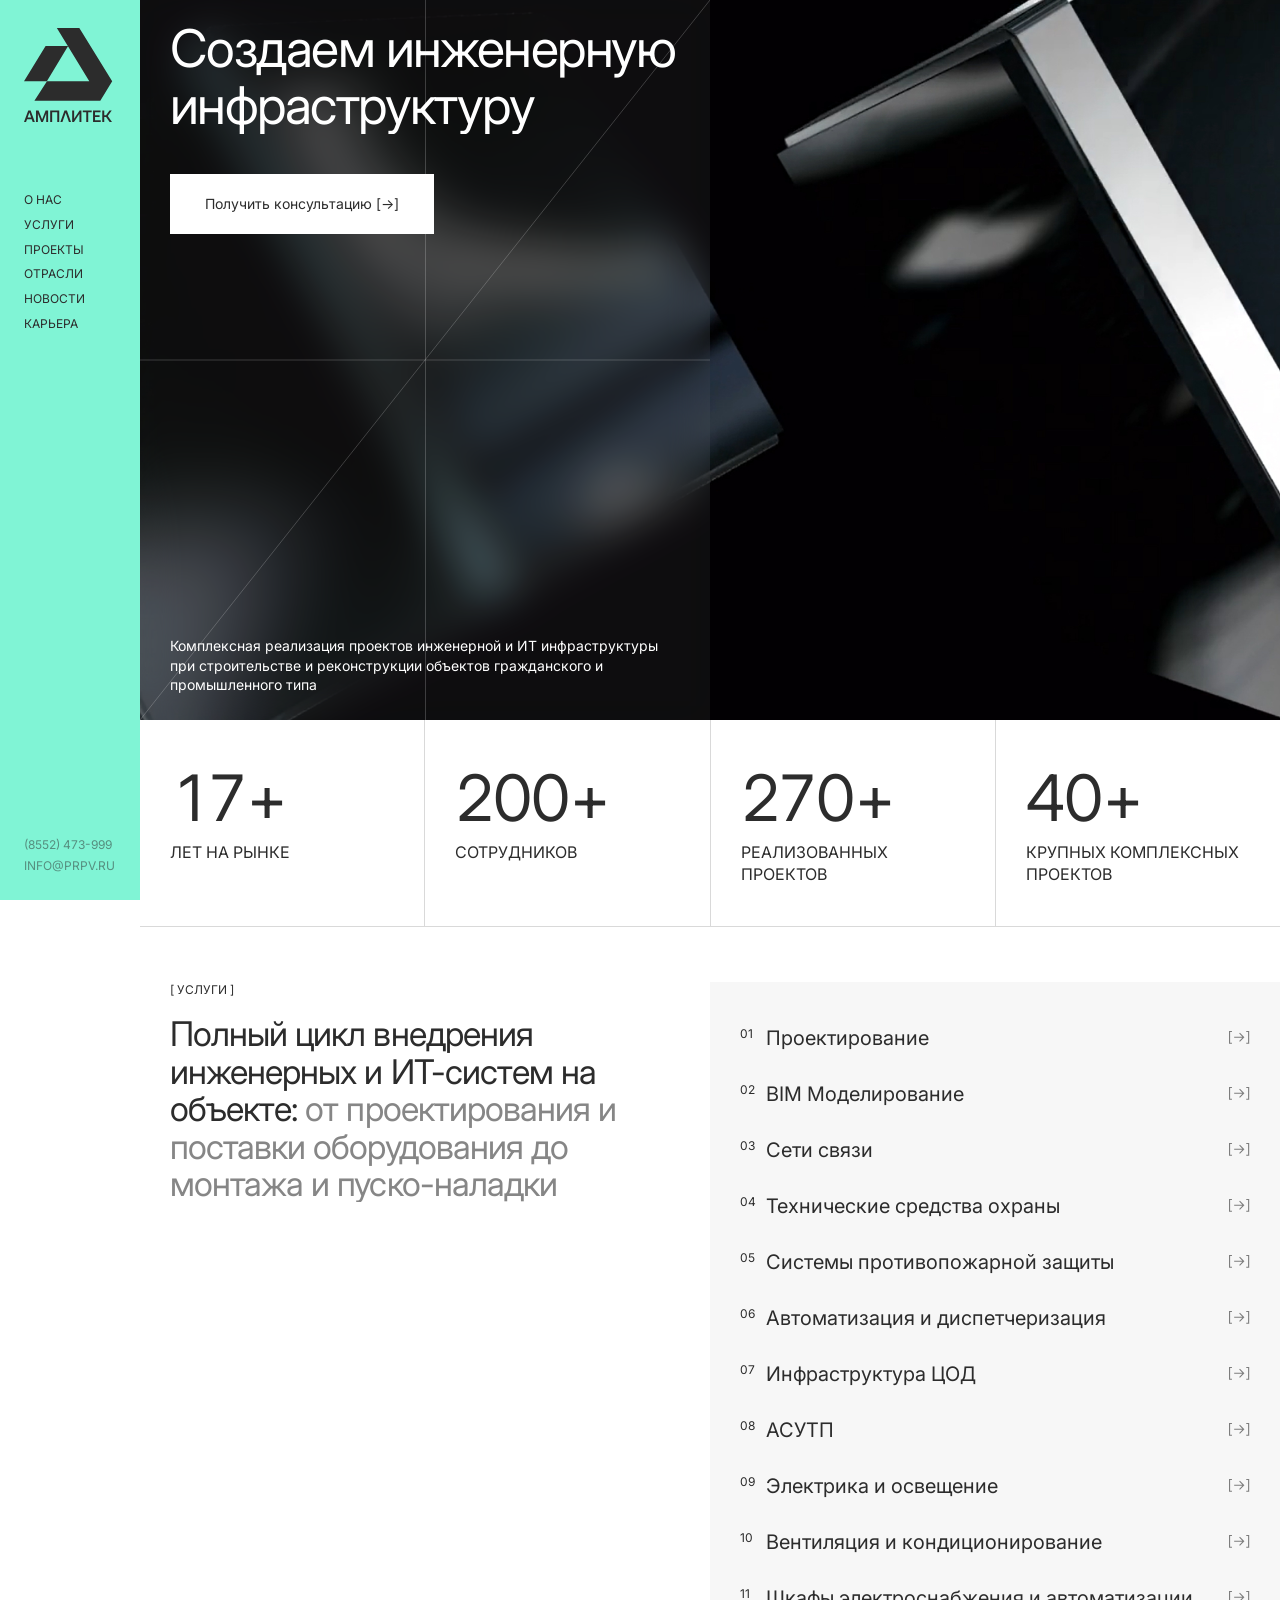
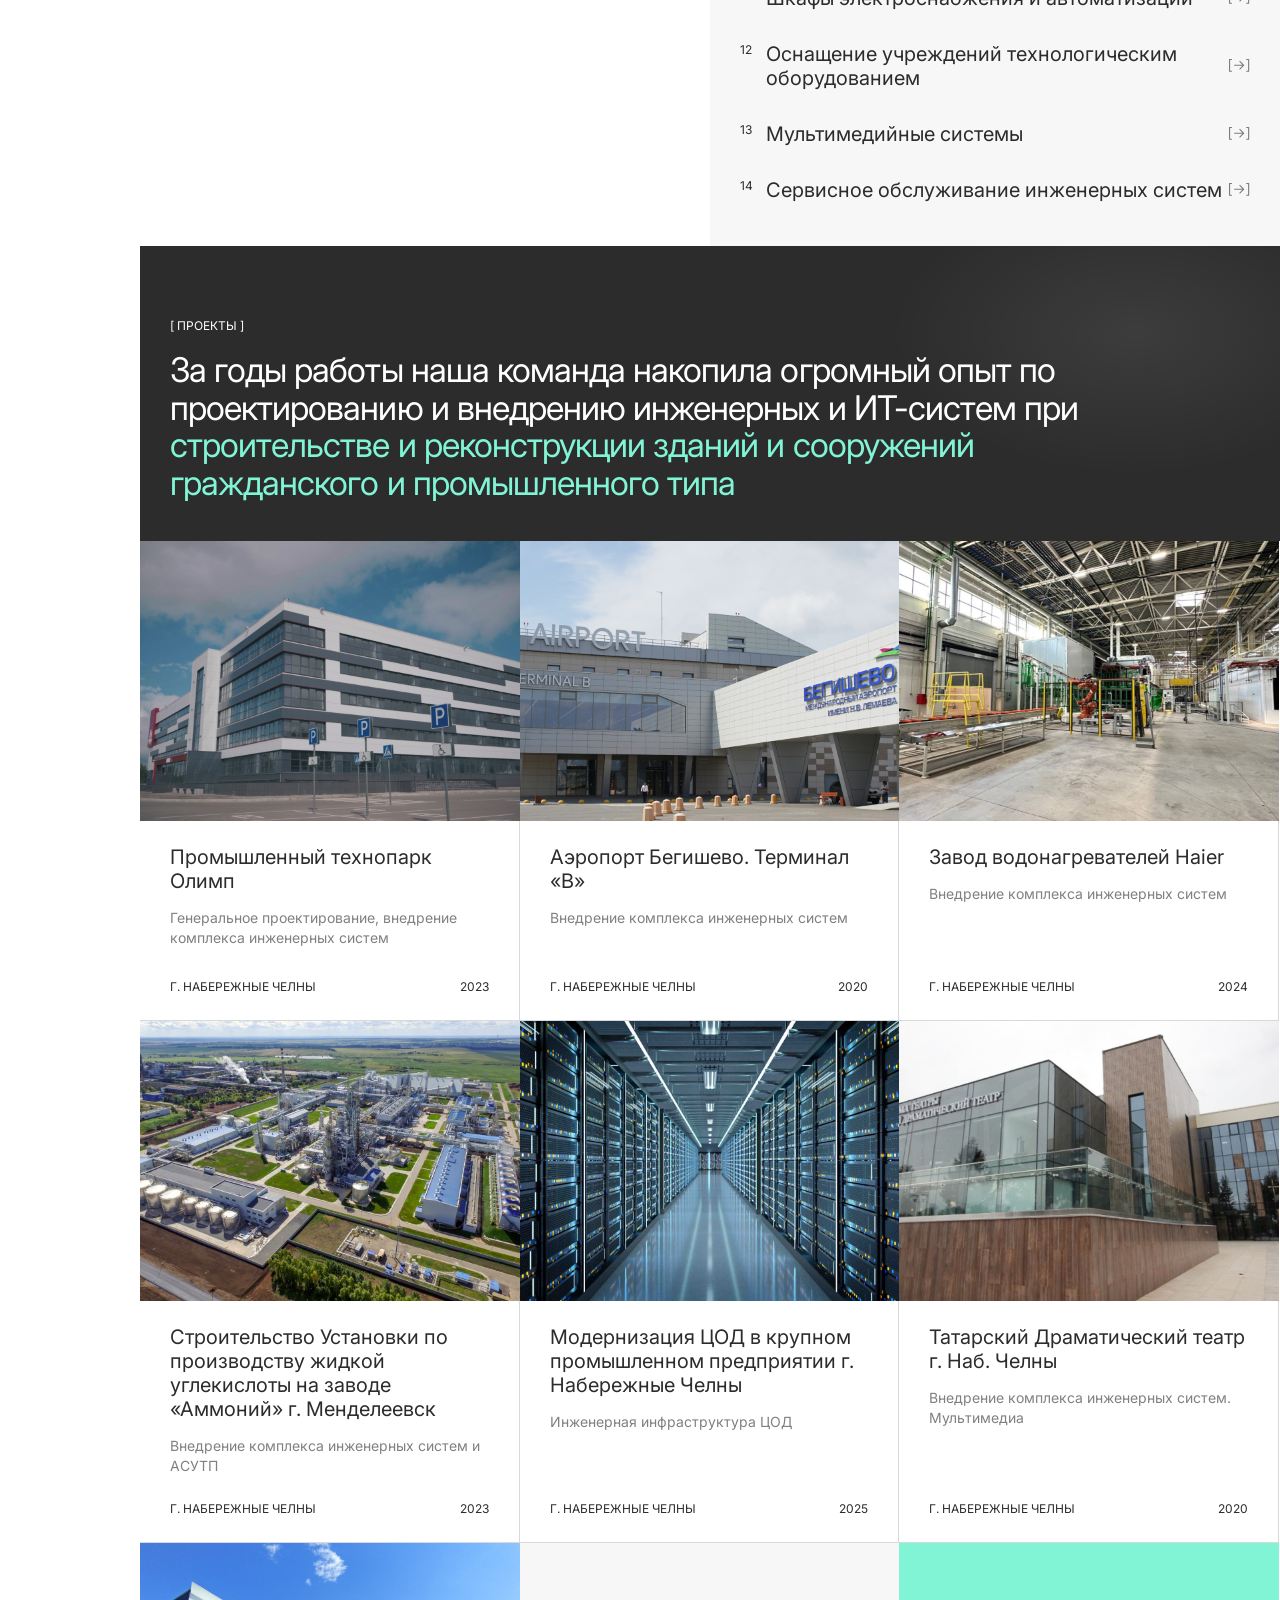
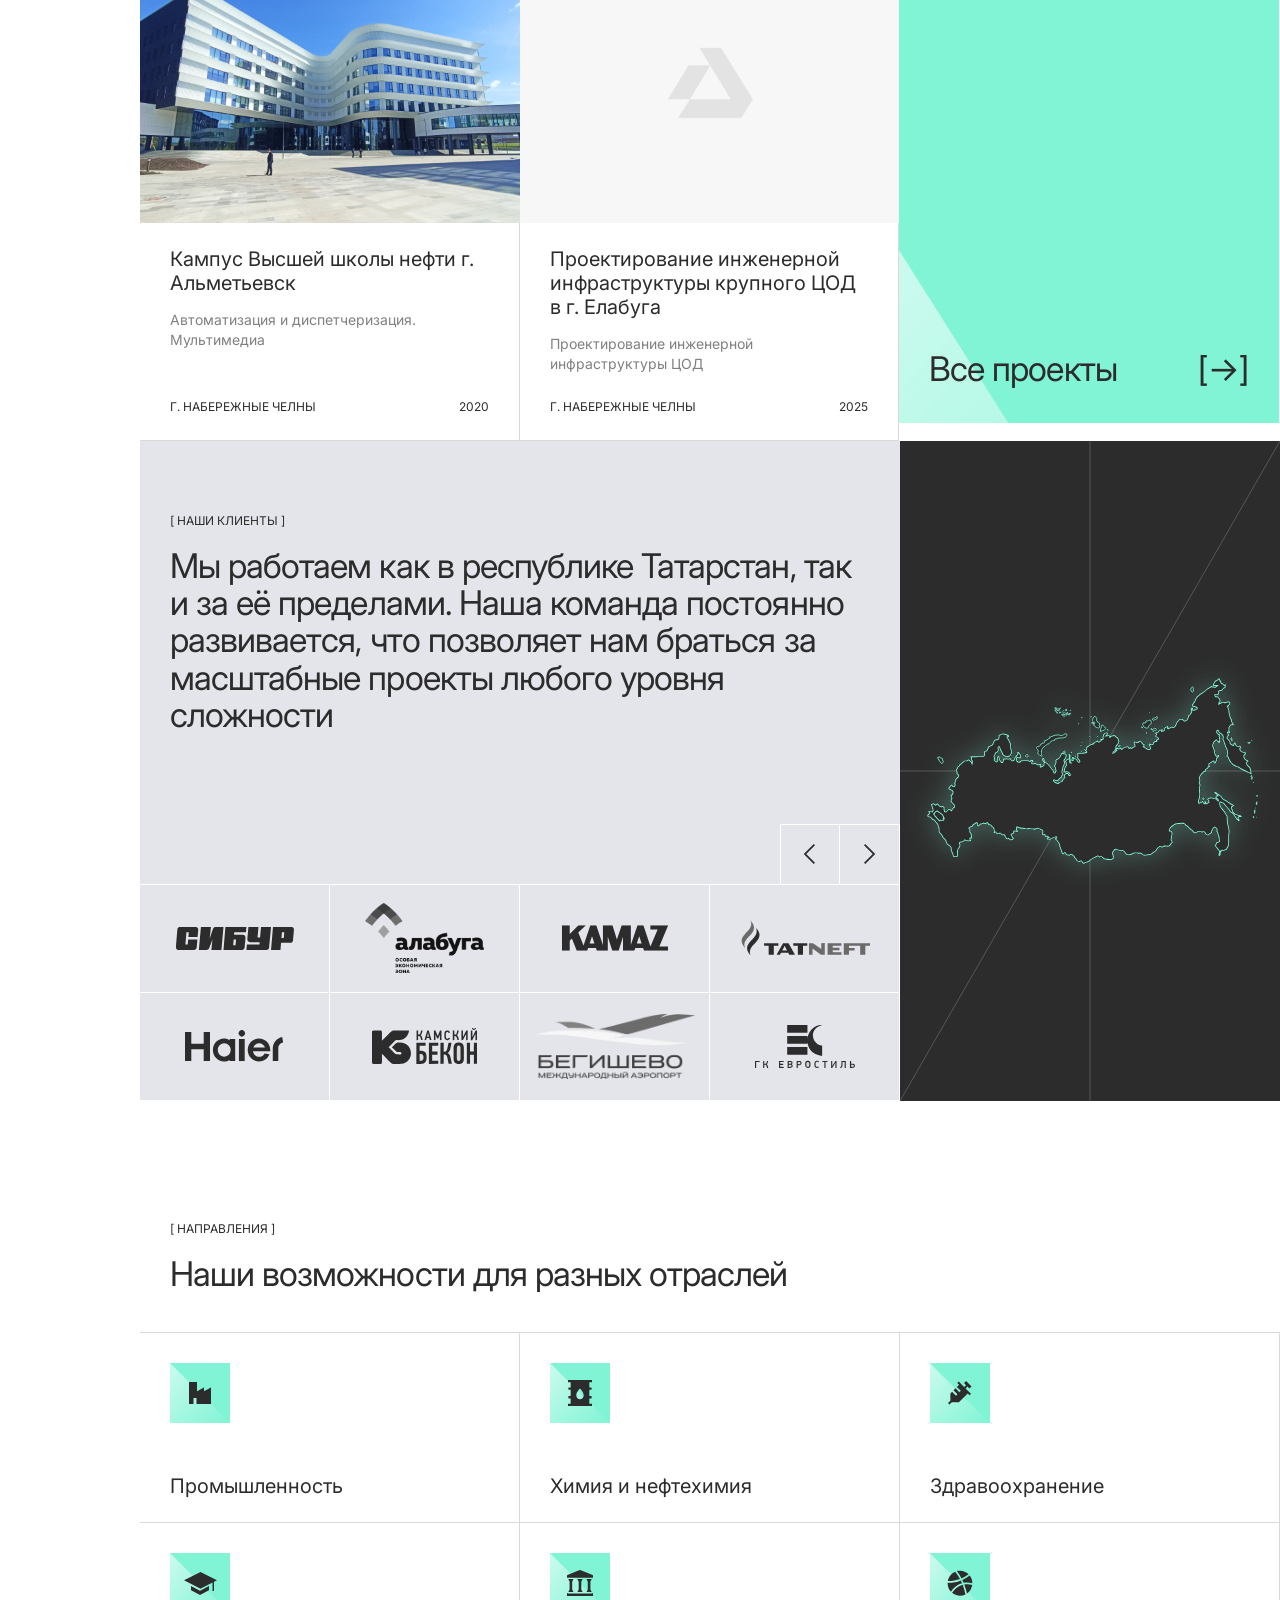
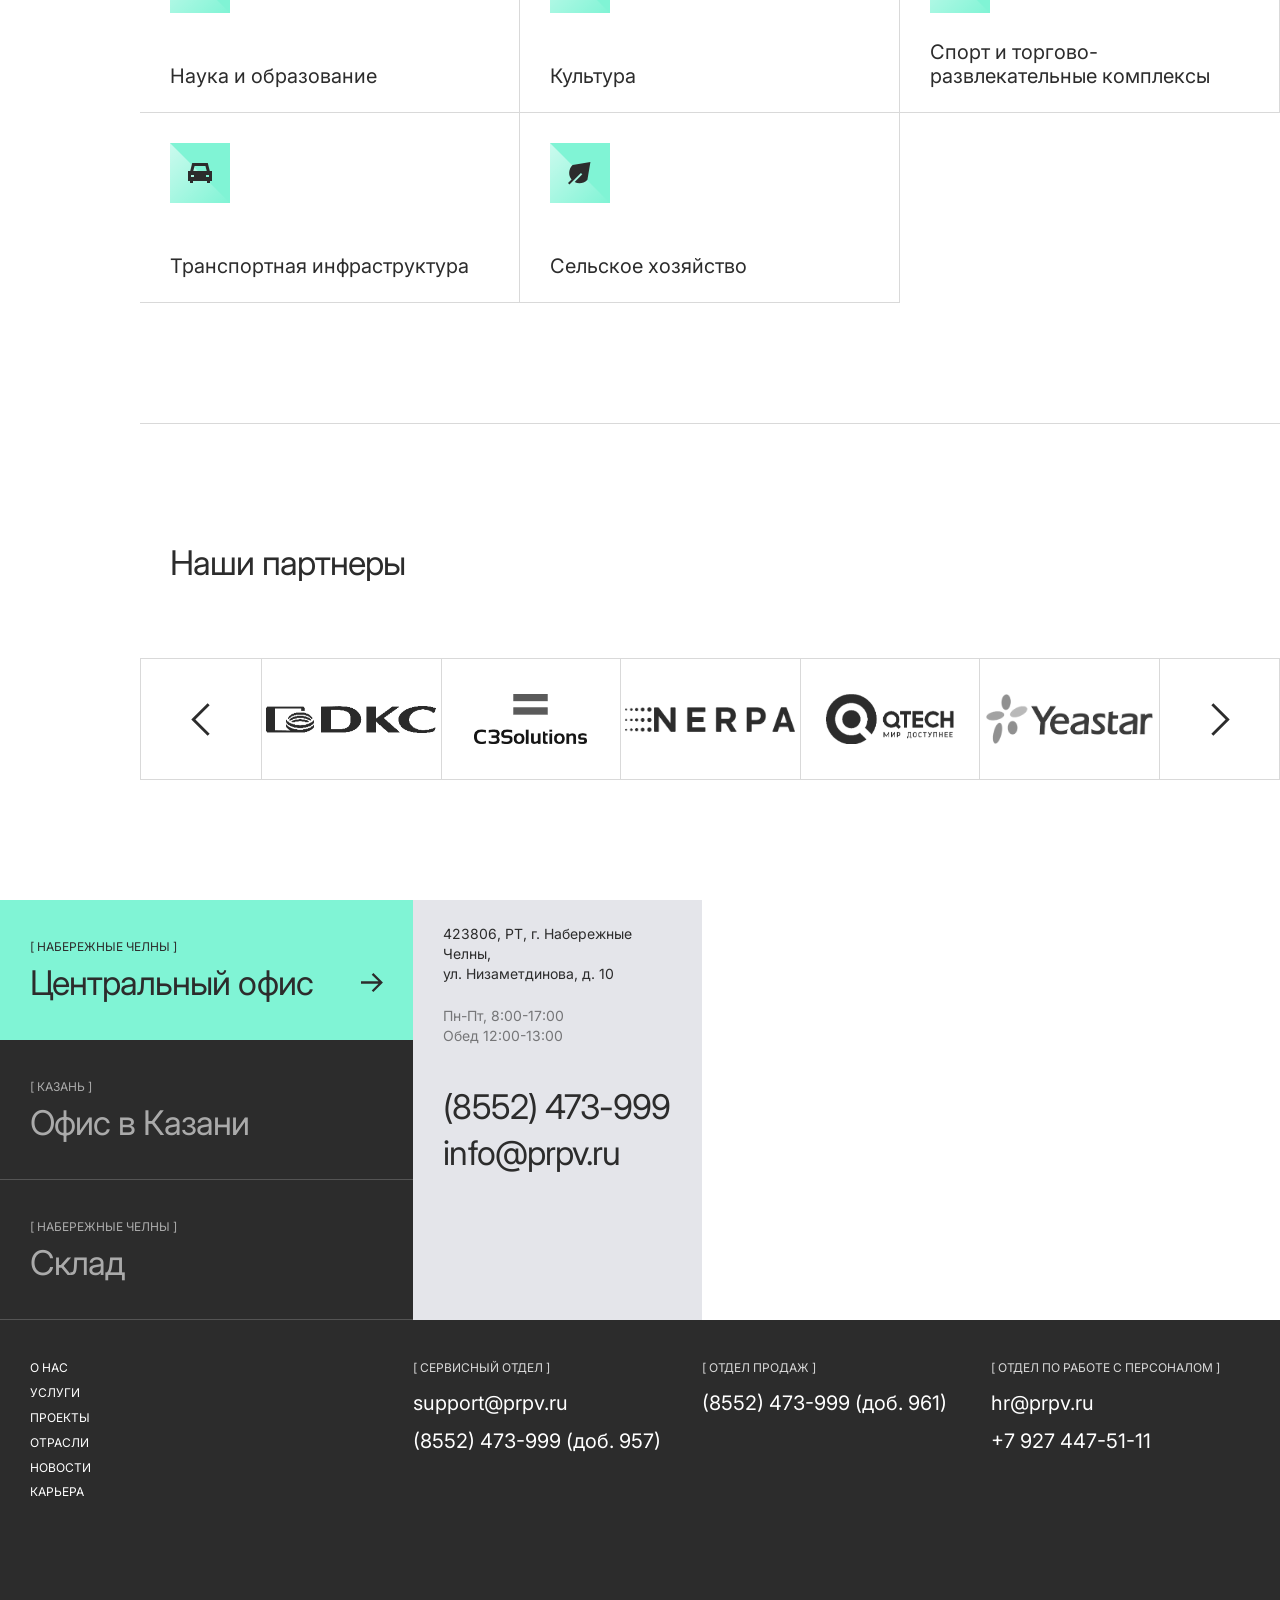
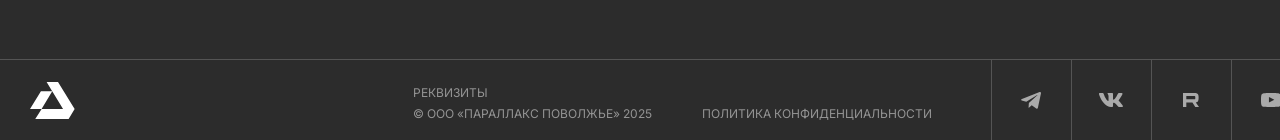
<file: index.html>
﻿<!DOCTYPE html>
<html lang="ru">
	<head>
		<meta charset="UTF-8" />
		<meta name="viewport" content="width=device-width, initial-scale=1.0" />
		<title>АМПЛИТЕК — Инженерная и ИТ-инфраструктура</title>
		<link rel="preconnect" href="https://fonts.googleapis.com" />
		<link rel="preconnect" href="https://fonts.gstatic.com" crossorigin />
		<link
			href="https://fonts.googleapis.com/css2?family=Inter:wght@400;500&display=swap"
			rel="stylesheet"
		/>
		<link rel="stylesheet" href="css/swiper-bundle.min.css" />
		<link rel="stylesheet" href="css/aos.css" />
		<link rel="stylesheet" href="css/fancybox.css" />
		<link rel="stylesheet" href="css/style.css?ver=sdf2cxv" />
	</head>
	<body>
		<!-- Mobile header bar -->
		<header class="mobile-header">
			<a href="#" class="mobile-header__logo" aria-label="АМПЛИТЕК">
				<img src="img/logo-mobile.svg" />
			</a>
		</header>

		<!-- Burger -->
		<button class="burger" id="burger" aria-label="Меню">
			<span class="burger__line"></span>
			<span class="burger__line"></span>
			<span class="burger__line"></span>
		</button>

		<!-- Overlay -->
		<div class="sidebar-overlay" id="sidebarOverlay"></div>

		<!-- Sidebar -->
		<aside class="sidebar" id="sidebar">
			<!-- Mobile header -->
			<div class="sidebar__mob-header">
				<a href="/" class="sidebar__mob-logo" aria-label="АМПЛИТЕК">
					<img src="img/logo-mobile.svg" alt="АМПЛИТЕК" />
				</a>
				<button class="sidebar__close" id="sidebarClose" aria-label="Закрыть">
					<svg width="18" height="18" viewBox="0 0 18 18" fill="none" xmlns="http://www.w3.org/2000/svg"><path d="M1 1L17 17M17 1L1 17" stroke="#2C2C2C" stroke-width="1.5" stroke-linecap="round"/></svg>
				</button>
			</div>
			<!-- Desktop + mobile nav -->
			<div class="sidebar__content">
				<a href="/" class="sidebar__logo" aria-label="АМПЛИТЕК">
					<img src="img/logo.svg" />
				</a>
				<nav class="sidebar__nav">
					<a href="about.html">о нас</a>
					<a href="services.html">Услуги</a>
					<a href="projects.html">проекты</a>
					<a href="industries.html">отрасли</a>
					<a href="news.html">новости</a>
					<a href="career.html">карьера</a>
				</nav>
			</div>
			<!-- Desktop contacts -->
			<div class="sidebar__contacts">
				<a href="tel:+78552473999">(8552) 473-999</a>
				<a href="mailto:info@prpv.ru">info@prpv.ru</a>
			</div>
			<!-- Mobile footer -->
			<div class="sidebar__mob-footer">
				<div class="sidebar__mob-depts">
					<div class="sidebar__mob-dept">
						<span class="label">[ Сервисный отдел ]</span>
						<a href="mailto:support@prpv.ru">support@prpv.ru</a>
						<a href="tel:+78552473957">(8552) 473-999 (доб. 957)</a>
					</div>
					<div class="sidebar__mob-dept">
						<span class="label">[ Отдел продаж ]</span>
						<a href="tel:+78552473961">(8552) 473-999 (доб. 961)</a>
					</div>
					<div class="sidebar__mob-dept">
						<span class="label">[ Отдел по работе с персоналом ]</span>
						<a href="mailto:hr@prpv.ru">hr@prpv.ru</a>
						<a href="tel:+79274475111">+7 927 447-51-11</a>
					</div>
				</div>
				<div class="sidebar__mob-socials">
					<a href="#" class="sidebar__mob-social" aria-label="Telegram"><svg xmlns="http://www.w3.org/2000/svg" width="20" height="17" viewBox="0 0 20 17" fill="none"><path opacity="0.6" d="M19.9362 1.51976L16.9062 15.7048C16.6802 16.7038 16.1002 16.9288 15.2622 16.4778L10.7172 13.1258L8.49216 15.2528C8.26716 15.4788 8.04116 15.7048 7.52516 15.7048L7.88016 11.0298L16.3582 3.32576C16.7122 2.97076 16.2612 2.84176 15.8102 3.13276L5.26916 9.77276L0.723157 8.38676C-0.275843 8.06476 -0.275843 7.38676 0.949157 6.93676L18.6142 0.0697602C19.4842 -0.18824 20.2262 0.26376 19.9362 1.51976Z" fill="#2C2C2C"/></svg></a>
					<a href="#" class="sidebar__mob-social" aria-label="VK"><svg xmlns="http://www.w3.org/2000/svg" width="24" height="14" viewBox="0 0 24 14" fill="none"><path opacity="0.6" fill-rule="evenodd" clip-rule="evenodd" d="M23.45 0.948C23.616 0.402 23.45 0 22.655 0H20.03C19.362 0 19.054 0.347 18.887 0.73C18.887 0.73 17.552 3.926 15.661 6.002C15.049 6.604 14.771 6.795 14.437 6.795C14.27 6.795 14.019 6.604 14.019 6.057V0.948C14.019 0.292 13.835 0 13.279 0H9.151C8.734 0 8.483 0.304 8.483 0.593C8.483 1.214 9.429 1.358 9.526 3.106V6.904C9.526 7.737 9.373 7.888 9.039 7.888C8.149 7.888 5.984 4.677 4.699 1.003C4.45 0.288 4.198 0 3.527 0H0.9C0.15 0 0 0.347 0 0.73C0 1.412 0.89 4.8 4.145 9.281C6.315 12.341 9.37 14 12.153 14C13.822 14 14.028 13.632 14.028 12.997V10.684C14.028 9.947 14.186 9.8 14.715 9.8C15.105 9.8 15.772 9.992 17.33 11.467C19.11 13.216 19.403 14 20.405 14H23.03C23.78 14 24.156 13.632 23.94 12.904C23.702 12.18 22.852 11.129 21.725 9.882C21.113 9.172 20.195 8.407 19.916 8.024C19.527 7.533 19.638 7.314 19.916 6.877C19.916 6.877 23.116 2.451 23.449 0.948" fill="#2C2C2C"/></svg></a>
					<a href="#" class="sidebar__mob-social" aria-label="Rutube"><svg width="16" height="14" viewBox="0 0 16 14" fill="none" xmlns="http://www.w3.org/2000/svg"><path opacity="0.6" d="M11.1072 6.36077H3.30772V3.08736H11.1072C11.5628 3.08736 11.8796 3.17159 12.0386 3.31866C12.1975 3.46574 12.296 3.73853 12.296 4.13702V5.31239C12.296 5.73224 12.1975 6.00502 12.0386 6.15211C11.8796 6.29917 11.5628 6.36205 11.1072 6.36205V6.36077ZM11.6423 0.0012518H0V14H3.30772V9.44563H9.40354L12.296 14H16L12.8109 9.42427C13.9867 9.23947 14.5146 8.85731 14.95 8.22752C15.3854 7.59774 15.6038 6.59082 15.6038 5.24701V4.19737C15.6038 3.40037 15.5242 2.77058 15.3854 2.28788C15.2466 1.80515 15.0094 1.3853 14.6724 1.00817C14.3165 0.65117 13.9202 0.399743 13.4445 0.231297C12.9687 0.0842335 12.3743 0 11.6423 0V0.0012518Z" fill="#2C2C2C"/></svg></a>
					<a href="#" class="sidebar__mob-social" aria-label="YouTube"><svg width="20" height="14" viewBox="0 0 20 14" fill="none" xmlns="http://www.w3.org/2000/svg"><path opacity="0.6" fill-rule="evenodd" clip-rule="evenodd" d="M7.935 9.58282V3.98919L13.338 6.79596L7.935 9.58282ZM19.8 3.02076C19.8 3.02076 19.605 1.64823 19.005 1.04408C18.245 0.251813 17.392 0.247832 17.001 0.201052C14.203 1.33481e-07 10.004 0 10.004 0H9.996C9.996 0 5.798 1.33481e-07 2.999 0.201052C2.608 0.247832 1.756 0.250817 0.995 1.04408C0.395 1.64823 0.2 3.02076 0.2 3.02076C0.2 3.02076 0 4.63117 0 6.24257V7.75245C0 9.36286 0.2 10.9743 0.2 10.9743C0.2 10.9743 0.395 12.3458 0.995 12.95C1.755 13.7432 2.755 13.7173 3.2 13.8009C4.8 13.9532 10 14 10 14C10 14 14.203 13.994 17.001 13.793C17.392 13.7462 18.245 13.7432 19.005 12.95C19.605 12.3458 19.8 10.9743 19.8 10.9743C19.8 10.9743 20 9.36286 20 7.75245V6.24257C20 4.63117 19.8 3.02076 19.8 3.02076Z" fill="#2C2C2C"/></svg></a>
				</div>
			</div>
		</aside>

		<!-- Main content -->
		<main class="main">
			<!-- 1. HERO -->
			<section class="hero" id="about">
				<div class="hero__bg">
					<video
						class="hero__bg-video"
						src="img/14471912_1280_720_30fps.mp4"
						autoplay
						muted
						loop
						playsinline
						preload="auto"
						poster="img/hero-bg.jpg"
					></video>
				</div>
				<div class="hero__overlay">
					<div class="lines lines--glass">
						<div class="hero__glass"></div>

						<!-- vertical center -->
						<div class="line line--v line--center"></div>

						<!-- horizontal center -->
						<div class="line line--h line--middle"></div>

						<!-- diagonal -->
						<svg class="line line--diag">
							<line x1="100%" y1="0" x2="0" y2="100%" />
						</svg>
					</div>

					<div class="hero__inner">
						<h1 class="hero__title reveal-text" duration="10s" delay="0s">
							Создаем инженерную<br />
							инфраструктуру
						</h1>
						<a href="javascript:;" data-fancybox data-src="#hero-cta-modal" class="btn hero__btn reveal-text" duration="7s" delay="0s"
							>Получить консультацию [→]</a
						>
	
					</div>
					<p class="text hero__desc reveal-text" duration="10s" delay="0s">
						Комплексная реализация проектов инженерной и ИТ инфраструктуры при
						строительстве и реконструкции объектов гражданского и промышленного
						типа
					</p>
					<a href="javascript:;" data-fancybox data-src="#hero-cta-modal" class="btn hero__btn--mob">Получить консультацию [→]</a>
				</div>
			</section>

			<!-- 2. STATS -->
			<section class="stats">
				<div class="stats__row">
					<div class="stats__item" data-aos="fade-zoom-in" data-aos-delay="0">
						<span class="stat-block__number" data-count="17" data-suffix="+">17+</span>
						<span class="stat-block__label reveal-text" delay="0.3s">лет на рынке</span>
					</div>
					<div class="stats__item" data-aos="fade-zoom-in" data-aos-delay="200">
						<span class="stat-block__number" data-count="200" data-suffix="+">200+</span>
						<span class="stat-block__label reveal-text" delay="0.3s">сотрудников</span>
					</div>
					<div class="stats__item" data-aos="fade-zoom-in" data-aos-delay="400">
						<span class="stat-block__number" data-count="270" data-suffix="+">270+</span>
						<span class="stat-block__label reveal-text" delay="0.3s">реализованных проектов</span>
					</div>
					<div class="stats__item" data-aos="fade-zoom-in" data-aos-delay="600">
						<span class="stat-block__number" data-count="40" data-suffix="+">40+</span>
						<span class="stat-block__label reveal-text" delay="0.3s">крупных комплексных проектов</span>
					</div>
				</div>
			</section>

			<!-- 3. SERVICES -->
			<section class="services" id="services">
				<div class="services__inner">
					<div class="services__info">
						<div class="section-title">
							<span class="section-title__label label reveal-text"  duration="10s" delay="0s">[ услуги ]</span>
							<h2 class="section-title__heading reveal-text" duration="10s" delay="0s">
								Полный цикл внедрения инженерных и ИТ-систем на объекте:
								<span>
									от проектирования и поставки оборудования до монтажа и
									пуско-наладки</span
								>
							</h2>
						</div>
					</div>
					<div class="services__list-wrap">
						<ul class="services__list">
							<li class="service-item" data-aos="fade-zoom-in" data-aos-delay="0">
								<a href="#" class="service-item__text-cont">
									<span class="service-item__num">01</span
									><span class="service-item__name">Проектирование</span>
								</a>
							</li>
							<li class="service-item" data-aos="fade-zoom-in" data-aos-delay="50">
								<a href="#" class="service-item__text-cont">
									<span class="service-item__num">02</span
									><span class="service-item__name">BIM Моделирование</span>
								</a>
							</li>
							<li class="service-item" data-aos="fade-zoom-in" data-aos-delay="100">
								<a href="#" class="service-item__text-cont">
									<span class="service-item__num">03</span
									><span class="service-item__name">Сети связи</span>
								</a>
							</li>
							<li class="service-item" data-aos="fade-zoom-in" data-aos-delay="150">
								<a href="#" class="service-item__text-cont">
									<span class="service-item__num">04</span
									><span class="service-item__name"
										>Технические средства охраны</span
									>
								</a>
							</li>
							<li class="service-item" data-aos="fade-zoom-in" data-aos-delay="200">
								<a href="#" class="service-item__text-cont">
									<span class="service-item__num">05</span
									><span class="service-item__name"
										>Системы противопожарной защиты</span
									>
								</a>
							</li>
							<li class="service-item" data-aos="fade-zoom-in" data-aos-delay="250">
								<a href="#" class="service-item__text-cont">
									<span class="service-item__num">06</span
									><span class="service-item__name"
										>Автоматизация и диспетчеризация</span
									>
								</a>
							</li>
							<li class="service-item" data-aos="fade-zoom-in" data-aos-delay="300">
								<a href="#" class="service-item__text-cont">
									<span class="service-item__num">07</span
									><span class="service-item__name">Инфраструктура ЦОД</span>
								</a>
							</li>
							<li class="service-item" data-aos="fade-zoom-in" data-aos-delay="350">
								<a href="#" class="service-item__text-cont">
									<span class="service-item__num">08</span
									><span class="service-item__name">АСУТП</span>
								</a>
							</li>
							<li class="service-item" data-aos="fade-zoom-in" data-aos-delay="400">
								<a href="#" class="service-item__text-cont">
									<span class="service-item__num">09</span
									><span class="service-item__name">Электрика и освещение</span>
								</a>
							</li>
							<li class="service-item" data-aos="fade-zoom-in" data-aos-delay="450">
								<a href="#" class="service-item__text-cont">
									<span class="service-item__num">10</span
									><span class="service-item__name"
										>Вентиляция и кондиционирование</span
									>
								</a>
							</li>
							<li class="service-item" data-aos="fade-zoom-in" data-aos-delay="500">
								<a href="#" class="service-item__text-cont">
									<span class="service-item__num">11</span
									><span class="service-item__name"
										>Шкафы электроснабжения и автоматизации</span
									>
								</a>
							</li>
							<li class="service-item" data-aos="fade-zoom-in" data-aos-delay="550">
								<a href="#" class="service-item__text-cont">
									<span class="service-item__num">12</span
									><span class="service-item__name"
										>Оснащение учреждений технологическим оборудованием</span
									>
								</a>
							</li>
							<li class="service-item" data-aos="fade-zoom-in" data-aos-delay="600">
								<a href="#" class="service-item__text-cont">
									<span class="service-item__num">13</span
									><span class="service-item__name"
										>Мультимедийные системы</span
									>
								</a>
							</li>
							<li class="service-item" data-aos="fade-zoom-in" data-aos-delay="650">
								<a href="#" class="service-item__text-cont">
									<span class="service-item__num">14</span
									><span class="service-item__name"
										>Сервисное обслуживание инженерных систем</span
									>
								</a>
							</li>
						</ul>
						<button class="services__show-more" aria-expanded="false">Показать еще [+]</button>
					</div>
				</div>
			</section>

			<!-- 4. PROJECTS -->
			<section class="projects" id="projects">
				<div class="projects__header">
					<div class="section-title">
						<span class="section-title__label section-title__label--white label reveal-text" duration="10s" delay="0.1s"							>[ Проекты ]</span
						>
						<h2 class="section-title__heading section-title__heading--white reveal-text" duration="10s" delay="0.2s">
							За годы работы наша команда накопила огромный опыт по
							проектированию и внедрению инженерных и ИТ-систем при
							<span>
								строительстве и реконструкции зданий и сооружений гражданского
								и промышленного типа
							</span>
						</h2>
					</div>
					<div class="projects__glow"></div>
				</div>
				<div class="projects__grid">
					<a href="project-detail.html" class="case-card">
						<div class="case-card__inner" data-aos="fade-zoom-in" data-aos-delay="0">
						<div class="case-card__img-wrap">
							<img
								src="img/project-1.jpg"
								alt="Промышленный технопарк Олимп"
								class="case-card__img"
							/>
						</div>
						<div class="case-card__body">
							<div class="case-card__info">
								<h3 class="case-card__title">Промышленный технопарк Олимп</h3>
								<p class="case-card__desc">
									Генеральное проектирование, внедрение комплекса инженерных
									систем
								</p>
							</div>
							<div class="case-card__meta">
								<span class="case-card__city label">г. Набережные Челны</span>
								<span class="case-card__year label">2023</span>
							</div>
						</div>
						</div>
					</a>

					<a href="project-detail.html" class="case-card">
						<div class="case-card__inner" data-aos="fade-zoom-in" data-aos-delay="200">
						<div class="case-card__img-wrap">
							<img
								src="img/project-2.jpg"
								alt="Аэропорт Бегишево"
								class="case-card__img"
							/>
						</div>
						<div class="case-card__body">
							<div class="case-card__info">
								<h3 class="case-card__title">
									Аэропорт Бегишево. Терминал «B»
								</h3>
								<p class="case-card__desc">
									Внедрение комплекса инженерных систем
								</p>
							</div>
							<div class="case-card__meta">
								<span class="case-card__city label">г. Набережные Челны</span>
								<span class="case-card__year label">2020</span>
							</div>
						</div>
						</div>
					</a>

					<a href="project-detail.html" class="case-card">
						<div class="case-card__inner" data-aos="fade-zoom-in" data-aos-delay="400">
						<div class="case-card__img-wrap">
							<img
								src="img/project-3.jpg"
								alt="Завод Haier"
								class="case-card__img"
							/>
						</div>
						<div class="case-card__body">
							<div class="case-card__info">
								<h3 class="case-card__title">Завод водонагревателей Haier</h3>
								<p class="case-card__desc">
									Внедрение комплекса инженерных систем
								</p>
							</div>
							<div class="case-card__meta">
								<span class="case-card__city label">г. Набережные Челны</span>
								<span class="case-card__year label">2024</span>
							</div>
						</div>
						</div>
					</a>

					<a href="project-detail.html" class="case-card">
						<div class="case-card__inner" data-aos="fade-zoom-in" data-aos-delay="0">
						<div class="case-card__img-wrap">
							<img
								src="img/project-4.jpg"
								alt="Завод Аммоний"
								class="case-card__img"
							/>
						</div>
						<div class="case-card__body">
							<div class="case-card__info">
								<h3 class="case-card__title">
									Строительство Установки по производству жидкой углекислоты на
									заводе «Аммоний» г. Менделеевск
								</h3>
								<p class="case-card__desc">
									Внедрение комплекса инженерных систем и АСУТП
								</p>
							</div>
							<div class="case-card__meta">
								<span class="case-card__city label">г. Набережные Челны</span>
								<span class="case-card__year label">2023</span>
							</div>
						</div>
						</div>
					</a>

					<a href="project-detail.html" class="case-card">
						<div class="case-card__inner" data-aos="fade-zoom-in" data-aos-delay="200">
						<div class="case-card__img-wrap">
							<img
								src="img/project-5.jpg"
								alt="Модернизация ЦОД"
								class="case-card__img"
							/>
						</div>
						<div class="case-card__body">
							<div class="case-card__info">
								<h3 class="case-card__title">
									Модернизация ЦОД в крупном промышленном предприятии г.
									Набережные Челны
								</h3>
								<p class="case-card__desc">Инженерная инфраструктура ЦОД</p>
							</div>
							<div class="case-card__meta">
								<span class="case-card__city label">г. Набережные Челны</span>
								<span class="case-card__year label">2025</span>
							</div>
						</div>
						</div>
					</a>

					<a href="project-detail.html" class="case-card">
						<div class="case-card__inner" data-aos="fade-zoom-in" data-aos-delay="400">
						<div class="case-card__img-wrap">
							<img
								src="img/project-6.jpg"
								alt="Татарский Драматический театр"
								class="case-card__img"
							/>
						</div>
						<div class="case-card__body">
							<div class="case-card__info">
								<h3 class="case-card__title">
									Татарский Драматический театр г. Наб. Челны
								</h3>
								<p class="case-card__desc">
									Внедрение комплекса инженерных систем. Мультимедиа
								</p>
							</div>
							<div class="case-card__meta">
								<span class="case-card__city label">г. Набережные Челны</span>
								<span class="case-card__year label">2020</span>
							</div>
						</div>
						</div>
					</a>

					<a href="project-detail.html" class="case-card">
						<div class="case-card__inner" data-aos="fade-zoom-in" data-aos-delay="0">
						<div class="case-card__img-wrap">
							<img
								src="img/project-7.jpg"
								alt="Кампус Высшей школы нефти"
								class="case-card__img"
							/>
						</div>
						<div class="case-card__body">
							<div class="case-card__info">
								<h3 class="case-card__title">
									Кампус Высшей школы нефти г. Альметьевск
								</h3>
								<p class="case-card__desc">
									Автоматизация и диспетчеризация. Мультимедиа
								</p>
							</div>
							<div class="case-card__meta">
								<span class="case-card__city label">г. Набережные Челны</span>
								<span class="case-card__year label">2020</span>
							</div>
						</div>
						</div>
					</a>

					<a href="project-detail.html" class="case-card">
						<div class="case-card__inner" data-aos="fade-zoom-in" data-aos-delay="200">
						<!-- PLACEHOLDER: project-8 image has no fill in Figma source node 120:2284 -->
						<div class="case-card__img-wrap">
							<img
								src="img/project-8.jpg"
								alt="ЦОД в г. Елабуга"
								class="case-card__img"
							/>
						</div>
						<div class="case-card__body">
							<div class="case-card__info">
								<h3 class="case-card__title">
									Проектирование инженерной инфраструктуры крупного ЦОД в г.
									Елабуга
								</h3>
								<p class="case-card__desc">
									Проектирование инженерной инфраструктуры ЦОД
								</p>
							</div>
							<div class="case-card__meta">
								<span class="case-card__city label">г. Набережные Челны</span>
								<span class="case-card__year label">2025</span>
							</div>
						</div>
						</div>
					</a>
					
					<div data-aos="fade-zoom-in" data-aos-delay="400" class="case-card">
						<a href="#" class="big-btn-cell accent-tri">
							<div class="big-btn-cell__inner">
								<span class="big-btn-cell__text">Все проекты</span>
								<span class="big-btn-cell__arrow">[→]</span>
							</div>
						</a>
					</div>
				</div>
			</section>

			<!-- 5. CLIENTS + MAP -->
			<section class="clients">
				<div class="clients__inner">
					<div class="clients__content">
						<div class="section-title">
							<span class="section-title__label label  reveal-text" duration="10s" delay="0.1s"	 >[ Наши клиенты ]</span>
							<h2 class="section-title__heading reveal-text" duration="10s" delay="0.1s"	>
								Мы работаем как в республике Татарстан, так и за её пределами.
								Наша команда постоянно развивается, что позволяет нам браться за
								масштабные проекты любого уровня сложности
							</h2>
						</div>
						<div class="clients__logos__block">
							<div class="clients__logos-head">
								<div class="clients__logos-nav">
									<button class="clients__btn clients__btn--prev" id="clientsPrev" aria-label="Назад">
										<svg width="49" height="49" viewBox="0 0 49 49" fill="none" xmlns="http://www.w3.org/2000/svg">
											<path fill-rule="evenodd" clip-rule="evenodd" d="M30.6263 8.16602L14.293 24.4994L30.6263 40.8327L32.668 38.791L18.3763 24.4994L32.668 10.2077L30.6263 8.16602Z" fill="#2C2C2C" />
										</svg>
									</button>
									<button class="clients__btn clients__btn--next" id="clientsNext" aria-label="Вперед">
										<svg width="49" height="49" viewBox="0 0 49 49" fill="none" xmlns="http://www.w3.org/2000/svg">
											<path fill-rule="evenodd" clip-rule="evenodd" d="M18.3737 40.834L34.707 24.5007L18.3737 8.16732L16.332 10.209L30.6237 24.5007L16.332 38.7923L18.3737 40.834Z" fill="#2C2C2C" />
										</svg>
									</button>
								</div>
							</div>
							<div class="clients__logos swiper clients-swiper">
								<div class="swiper-wrapper">
									<div class="swiper-slide">
										<div class="clients__logos-col">
											<div class="clients__logo">
												<div class="clients__logo-placeholder" data-aos="fade-zoom-in" data-aos-delay="0">
													<img src="img/sibur-logo.svg" />
												</div>
											</div>
											<div class="clients__logo">
												<div class="clients__logo-placeholder" data-aos="fade-zoom-in" data-aos-delay="200">
													
													<img src="img/haier.svg" />
												</div>
											</div>
										</div>
									</div>
									<div class="swiper-slide">
										<div class="clients__logos-col">
											<div class="clients__logo">
												<div class="clients__logo-placeholder" data-aos="fade-zoom-in" data-aos-delay="400">
													<img src="img/alabuga-logo.png" />
												
												</div>
											</div>
											<div class="clients__logo">
												<div class="clients__logo-placeholder" data-aos="fade-zoom-in" data-aos-delay="600">
													<img src="img/kams-beton-logo.svg" />
												</div>
											</div>
										</div>
									</div>
									<div class="swiper-slide">
										<div class="clients__logos-col">
											<div class="clients__logo">
												<div class="clients__logo-placeholder" data-aos="fade-zoom-in" data-aos-delay="200">
														<img src="img/kamaz-svg.svg" />
												</div>
											</div>
											<div class="clients__logo">
												<div class="clients__logo-placeholder" data-aos="fade-zoom-in" data-aos-delay="400">
													<img src="img/begi.png" />
												</div>
											</div>
										</div>
									</div>
									<div class="swiper-slide">
										<div class="clients__logos-col">
											<div class="clients__logo">
												<div class="clients__logo-placeholder" data-aos="fade-zoom-in" data-aos-delay="600">												
													<img src="img/tatneft-logo.svg" />
												</div>
											</div>
											<div class="clients__logo">
												<div class="clients__logo-placeholder" data-aos="fade-zoom-in" data-aos-delay="800">
													<img src="img/evrostile.svg" />
												</div>
											</div>
										</div>
									</div>
									<div class="swiper-slide">
										<div class="clients__logos-col">
											<div class="clients__logo">
												<div class="clients__logo-placeholder" data-aos="fade-zoom-in" data-aos-delay="0">
													<img src="img/amoni.svg" />
												</div>
											</div>
											<div class="clients__logo">
												<div class="clients__logo-placeholder" data-aos="fade-zoom-in" data-aos-delay="400">
													<img src="img/tupolev.png" />
												</div>
											</div>
										</div>
									</div>
								</div>
							</div>
						</div>
						</div>
						<div class="clients__map">
							<div class="lines lines--glass">
								<img src="img/map.svg" />

								<!-- vertical center -->
								<div class="line line--v line--center"></div>

								<!-- horizontal center -->
								<div class="line line--h line--middle"></div>

								<!-- diagonal -->
								<svg class="line line--diag">
									<line x1="100%" y1="0" x2="0" y2="100%" />
								</svg>
							</div>
						</div>
				</div>
			</section>

			<!-- 6. INDUSTRIES -->
			<section class="industries" id="industries">
				<div class="industries__title">
					<span class="section-title__label label reveal-text" duration="10s" >[ Направления ]</span>
					<h2 class="section-title__heading reveal-text" duration="10s" >
						Наши возможности для разных отраслей
					</h2>
				</div>
				<div class="industries__grid">
					<div class="industry-card-item" data-aos="fade-zoom-in" data-aos-delay="0">
						<a href="industries-detail.html" class="industry-card">
							<div class="industry-card__icon accent-tri">
								<img src="img/industry1.svg" />
							</div>
							<h3 class="industry-card__name">Промышленность</h3>
						</a>
					</div>

					<div class="industry-card-item" data-aos="fade-zoom-in" data-aos-delay="100">
						<a href="industries-detail.html" class="industry-card">
							<div class="industry-card__icon accent-tri">
								<img src="img/industry2.svg" />
							</div>
							<h3 class="industry-card__name">Химия и нефтехимия</h3>
						</a>
					</div>

					<div class="industry-card-item" data-aos="fade-zoom-in" data-aos-delay="200">
						<a href="industries-detail.html" class="industry-card">
							<div class="industry-card__icon accent-tri">
								<img src="img/industry3.svg" />
							</div>
							<h3 class="industry-card__name">Здравоохранение</h3>
						</a>
					</div>

					<div class="industry-card-item" data-aos="fade-zoom-in" data-aos-delay="0">
						<a href="industries-detail.html" class="industry-card">
							<div class="industry-card__icon accent-tri">
								<img src="img/industry4.svg" />
							</div>
							<h3 class="industry-card__name">Наука и образование</h3>
						</a>
					</div>

					<div class="industry-card-item" data-aos="fade-zoom-in" data-aos-delay="100">
						<a href="industries-detail.html" class="industry-card">
							<div class="industry-card__icon accent-tri">
								<img src="img/industry5.svg" />
							</div>
							<h3 class="industry-card__name">Культура</h3>
						</a>
					</div>

					<div class="industry-card-item" data-aos="fade-zoom-in" data-aos-delay="200">
						<a href="industries-detail.html" class="industry-card">
							<div class="industry-card__icon accent-tri">
								<img src="img/industry6.svg" />
							</div>
							<h3 class="industry-card__name">
								Спорт и торгово-развлекательные комплексы
							</h3>
						</a>
					</div>

					<div class="industry-card-item" data-aos="fade-zoom-in" data-aos-delay="0">
						<a href="industries-detail.html" class="industry-card">
							<div class="industry-card__icon accent-tri">
								<img src="img/industry7.svg" />
							</div>
							<h3 class="industry-card__name">Транспортная инфраструктура</h3>
						</a>
					</div>

					<div class="industry-card-item" data-aos="fade-zoom-in" data-aos-delay="100">
						<a href="industries-detail.html" class="industry-card">
							<div class="industry-card__icon accent-tri">
								<img src="img/industry8.svg" />
							</div>
							<h3 class="industry-card__name">Сельское хозяйство</h3>
						</a>
					</div>
				</div>
			</section>

			<!-- 7. PARTNERS -->
			<section class="partners" id="partners">
				<h2 class="partners__title reveal-text" duration="10s">Наши партнеры</h2>
				<div class="partners__slider-wrap">
					<button
						class="partners__btn partners__btn--prev"
						id="partnersPrev"
						aria-label="Назад"
					>
						<svg
							width="49"
							height="49"
							viewBox="0 0 49 49"
							fill="none"
							xmlns="http://www.w3.org/2000/svg"
						>
							<path
								fill-rule="evenodd"
								clip-rule="evenodd"
								d="M30.6263 8.16602L14.293 24.4994L30.6263 40.8327L32.668 38.791L18.3763 24.4994L32.668 10.2077L30.6263 8.16602Z"
								fill="#2C2C2C"
							/>
						</svg>
					</button>
					<div class="swiper partners-swiper" >
						<div class="swiper-wrapper">
							<div class="swiper-slide"><div class="partner-logo"><img src="img/partners/p1.png" alt="Партнер" /></div></div>
							<div class="swiper-slide"><div class="partner-logo"><img src="img/partners/p2.png" alt="Партнер" /></div></div>
							<div class="swiper-slide"><div class="partner-logo"><img src="img/partners/p3.png" alt="Партнер" /></div></div>
							<div class="swiper-slide"><div class="partner-logo"><img src="img/partners/p4.png" alt="Партнер" /></div></div>
							<div class="swiper-slide"><div class="partner-logo"><img src="img/partners/p5.png" alt="Партнер" /></div></div>
							<div class="swiper-slide"><div class="partner-logo"><img src="img/partners/p6.png" alt="Партнер" /></div></div>
							<div class="swiper-slide"><div class="partner-logo"><img src="img/partners/p7.png" alt="Партнер" /></div></div>
							<div class="swiper-slide"><div class="partner-logo"><img src="img/partners/p8.png" alt="Партнер" /></div></div>
							<div class="swiper-slide"><div class="partner-logo"><img src="img/partners/p9.png" alt="Партнер" /></div></div>
							<div class="swiper-slide"><div class="partner-logo"><img src="img/partners/p10.png" alt="Партнер" /></div></div>
							<div class="swiper-slide"><div class="partner-logo"><img src="img/partners/p11.png" alt="Партнер" /></div></div>
							<div class="swiper-slide"><div class="partner-logo"><img src="img/partners/p12.png" alt="Партнер" /></div></div>
							<div class="swiper-slide"><div class="partner-logo"><img src="img/partners/p13.png" alt="Партнер" /></div></div>
							<div class="swiper-slide"><div class="partner-logo"><img src="img/partners/p14.png" alt="Партнер" /></div></div>
							<div class="swiper-slide"><div class="partner-logo"><img src="img/partners/p15.png" alt="Партнер" /></div></div>
							<div class="swiper-slide"><div class="partner-logo"><img src="img/partners/p16.png" alt="Партнер" /></div></div>
							<div class="swiper-slide"><div class="partner-logo"><img src="img/partners/p18.png" alt="Партнер" /></div></div>
							<div class="swiper-slide"><div class="partner-logo"><img src="img/partners/p19.png" alt="Партнер" /></div></div>
							<div class="swiper-slide"><div class="partner-logo"><img src="img/partners/p20.png" alt="Партнер" /></div></div>
							<div class="swiper-slide"><div class="partner-logo"><img src="img/partners/p21.png" alt="Партнер" /></div></div>
						</div>
					</div>
					<button
						class="partners__btn partners__btn--next"
						id="partnersNext"
						aria-label="Вперед"
					>
						<svg
							width="49"
							height="49"
							viewBox="0 0 49 49"
							fill="none"
							xmlns="http://www.w3.org/2000/svg"
						>
							<path
								fill-rule="evenodd"
								clip-rule="evenodd"
								d="M18.3737 8.16602L34.707 24.4994L18.3737 40.8327L16.332 38.791L30.6237 24.4994L16.332 10.2077L18.3737 8.16602Z"
								fill="#2C2C2C"
							/>
						</svg>
					</button>
				</div>
			</section>
		
		<!-- HERO CTA MODAL -->
		<div id="hero-cta-modal" style="display:none; max-width:1260px; width:100%;">
			<div class="service-cta service-cta--modal">
				<div class="service-cta__left accent-tri-right">
					<div class="service-cta__text">
						<h2 class="service-cta__headline">Получите консультацию</h2>
						<p class="service-cta__desc">
							Оставьте ваши контакты, наши специалисты свяжутся с вами и расскажут о решениях для вашего объекта
						</p>
					</div>
					<div class="service-cta__phone-block">
						<p class="service-cta__phone-label">Или позвоните нам самостоятельно:</p>
						<div class="service-cta__phone-bottom">
							<div class="service-cta__phone">(8552) 473-999</div>
							<div class="service-cta__ext">доб. 961</div>
						</div>
					</div>
				</div>
				<div class="service-cta__right">
					<p class="service-cta__form-tag">заполните форму</p>
					<form class="cta-form" id="heroCta" novalidate>
						<div class="cta-form__fields">
							<div class="cta-form__field" data-required data-validate="name">
								<div class="cta-form__field_inner">
									<input class="cta-form__input" id="hm-name" type="text" name="name" placeholder=" " autocomplete="name" />
									<label class="cta-form__label" for="hm-name">ФИО <span class="cta-form__req">*</span></label>
								</div>
							</div>
							<div class="cta-form__field" data-required data-validate="email">
								<div class="cta-form__field_inner">
									<input class="cta-form__input" id="hm-email" type="email" name="email" placeholder=" " autocomplete="email" />
									<label class="cta-form__label" for="hm-email">EMAIL <span class="cta-form__req">*</span></label>
								</div>
							</div>
							<div class="cta-form__field" data-required data-validate="phone">
								<div class="cta-form__field_inner">
									<input class="cta-form__input" id="hm-phone" type="tel" name="phone" placeholder=" " autocomplete="tel" />
									<label class="cta-form__label" for="hm-phone">Телефон <span class="cta-form__req">*</span></label>
								</div>
							</div>
							<div class="cta-form__field" data-validate="company">
								<div class="cta-form__field_inner">
									<input class="cta-form__input" id="hm-company" type="text" name="company" placeholder=" " autocomplete="organization" />
									<label class="cta-form__label" for="hm-company">Компания</label>
								</div>
							</div>
							<div class="cta-form__field cta-form__field--full">
								<div class="cta-form__field_inner">
									<textarea class="cta-form__textarea" id="hm-comment" name="comment" placeholder=" "></textarea>
									<label class="cta-form__label" for="hm-comment">Комментарий</label>
								</div>
							</div>
						</div>
						<div class="cta-form__footer">
							<label class="cta-form__consent" id="hmConsent">
								<span class="cta-form__checkbox" id="hmCheckbox">
									<svg class="cta-form__checkbox-mark" width="12" height="10" viewBox="0 0 12 10" fill="none" xmlns="http://www.w3.org/2000/svg">
										<path d="M1 5l3.5 3.5L11 1" stroke="#80F4D5" stroke-width="1.5" stroke-linecap="round" stroke-linejoin="round" />
									</svg>
								</span>
								<span class="cta-form__consent-text">Согласие на обработку персональных данных</span>
							</label>
							<button class="cta-form__submit" type="submit" id="hmSubmit">Отправить [→]</button>
						</div>
						<div class="cta-form__error-msg" id="hmErrorMsg"></div>
					</form>
					<div class="cta-toast" id="hmToast">
						<div class="cta-toast__bar"></div>
						<p class="cta-toast__text">Спасибо! Ваша заявка успешно оформлена, мы вам перезвоним.</p>
						<button class="cta-toast__close" id="hmToastClose" aria-label="Закрыть">×</button>
					</div>
				</div>
			</div>
		</div>
		</main>

		<!-- FOOTER -->
		<footer class="footer" id="contacts">
			<!-- Footer top -->
			<div class="footer__top" id="footerTop">
				<div class="footer__locations">
					<div
						class="location-block location-block--accent is-active"
						data-tab="0"
						role="button"
						tabindex="0"
						aria-pressed="true"
					>
						<span class="location-block__city label">[ Набережные Челны ]</span>
						<div class="location-block__name-row">
							<span class="location-block__name">Центральный офис</span>
							<span class="location-block__arrow">
								<svg
									width="22"
									height="20"
									viewBox="0 0 22 20"
									fill="none"
									xmlns="http://www.w3.org/2000/svg"
								>
									<path
										d="M12.3793 19.0908L10.7386 17.4715L17.4929 10.7172H0V8.37349H17.4929L10.7386 1.64054L12.3793 -8.84533e-05L21.9247 9.54537L12.3793 19.0908Z"
										fill="#2C2C2C"
									/>
								</svg>
							</span>
						</div>
					</div>
					<div
						class="location-block location-block--dark"
						data-tab="1"
						role="button"
						tabindex="0"
						aria-pressed="false"
					>
						<span class="location-block__city label">[ Казань ]</span>
						<div class="location-block__name-row">
							<span class="location-block__name">Офис в Казани</span>
							<span class="location-block__arrow">
								<svg
									width="22"
									height="20"
									viewBox="0 0 22 20"
									fill="none"
									xmlns="http://www.w3.org/2000/svg"
								>
									<path
										d="M12.3793 19.0908L10.7386 17.4715L17.4929 10.7172H0V8.37349H17.4929L10.7386 1.64054L12.3793 -8.84533e-05L21.9247 9.54537L12.3793 19.0908Z"
										fill="#2C2C2C"
									/>
								</svg>
							</span>
						</div>
					</div>
					<div
						class="location-block location-block--dark"
						data-tab="2"
						role="button"
						tabindex="0"
						aria-pressed="false"
					>
						<span class="location-block__city label">[ Набережные Челны ]</span>
						<div class="location-block__name-row">
							<span class="location-block__name">Склад</span>
							<span class="location-block__arrow">
								<svg
									width="22"
									height="20"
									viewBox="0 0 22 20"
									fill="none"
									xmlns="http://www.w3.org/2000/svg"
								>
									<path
										d="M12.3793 19.0908L10.7386 17.4715L17.4929 10.7172H0V8.37349H17.4929L10.7386 1.64054L12.3793 -8.84533e-05L21.9247 9.54537L12.3793 19.0908Z"
										fill="#2C2C2C"
									/>
								</svg>
							</span>
						</div>
					</div>
				</div>
				<div class="footer__panels">
					<div class="footer__panel" data-panel="0">
						<div class="footer__info">
							<p class="text">
								423806, РТ, г. Набережные Челны,<br />ул. Низаметдинова, д. 10
							</p>
							<p class="text footer__schedule">
								Пн-Пт, 8:00-17:00<br />Обед 12:00-13:00
							</p>
							<div class="footer__main-contacts">
								<a href="tel:+78552473999" class="footer__phone"
									>(8552) 473-999</a
								>
								<a href="mailto:info@prpv.ru" class="footer__email"
									>info@prpv.ru</a
								>
							</div>
						</div>
						<div class="footer__map">
							<iframe 
								class="footer__map-iframe"
								src="https://yandex.ru/map-widget/v1/?um=constructor%3A199925983e52460764d2b4f36de3015eb293f49233d2de4c96bc3ab8922d51c8&amp;source=constructor" width="100%" frameborder="0">
							</iframe>
						</div>
					</div>
					<div class="footer__panel" data-panel="1" style="display: none">
						<div class="footer__info">
							<p class="text">г. Казань, пр. Ямашева, 45А, этаж 10, офис 2</p>
							<p class="text footer__schedule">
								Пн-Пт, 8:00-17:00<br />Обед 12:00-13:00
							</p>
							<div class="footer__main-contacts">
								<a href="tel:+79050240141" class="footer__phone"
									>8 905 024 01 41</a
								>
								<a href="mailto:info@prpv.ru" class="footer__email"
									>info@prpv.ru</a
								>
							</div>
						</div>
						<div class="footer__map">
							<iframe
								class="footer__map-iframe"
								src="https://yandex.ru/map-widget/v1/?um=constructor%3Afdde8734aa4e234dc018d156c617f0b6d1487db16f9e6f16cadc17bb6cf573c2&source=constructor"
								title="Карта офиса в Казани"
								allowfullscreen
								loading="lazy"
							></iframe>
						</div>
					</div>
					<div class="footer__panel" data-panel="2" style="display: none">
						<div class="footer__info">
							<p class="text">
								423806, РТ, г. Набережные Челны,<br />ул. Низаметдинова, д. 10
							</p>
							<p class="text footer__schedule">
								Пн-Пт, 8:00-17:00<br />Обед 12:00-13:00
							</p>
							<div class="footer__main-contacts">
								<a href="tel:+78552473999" class="footer__phone"
									>(8552) 473-999</a
								>
								<a href="mailto:info@prpv.ru" class="footer__email"
									>info@prpv.ru</a
								>
							</div>
						</div>
						<div class="footer__map">
							<iframe 
								class="footer__map-iframe"
								src="https://yandex.ru/map-widget/v1/?um=constructor%3A199925983e52460764d2b4f36de3015eb293f49233d2de4c96bc3ab8922d51c8&amp;source=constructor" width="100%" frameborder="0">
							</iframe>
						</div>
					</div>
				</div>
			</div>

			<!-- Footer bottom -->
			<div class="footer__bottom">
				<div class="footer__content-area">
					<nav class="footer__nav-col">
						<a href="about.html">о нас</a>
						<a href="services.html">Услуги</a>
						<a href="projects.html">проекты</a>
						<a href="industries.html">отрасли</a>
						<a href="news.html">новости</a>
						<a href="career.html">карьера</a>
					</nav>
					<div class="footer__depts">
						<div class="footer-contact">
							<span class="footer-contact__dept">[ Сервисный отдел ]</span>
							<a href="mailto:support@prpv.ru" class="footer-contact__value"
								>support@prpv.ru</a
							>
							<a href="tel:+78552473957" class="footer-contact__value"
								>(8552) 473-999 (доб. 957)</a
							>
						</div>
						<div class="footer-contact">
							<span class="footer-contact__dept">[ Отдел продаж ]</span>
							<a href="tel:+78552473961" class="footer-contact__value"
								>(8552) 473-999 (доб. 961)</a
							>
						</div>
						<div class="footer-contact">
							<span class="footer-contact__dept"
								>[ Отдел по работе с персоналом ]</span
							>
							<a href="mailto:hr@prpv.ru" class="footer-contact__value"
								>hr@prpv.ru</a
							>
							<a href="tel:+79274475111" class="footer-contact__value"
								>+7 927 447-51-11</a
							>
						</div>
					</div>
				</div>

				<div class="footer__strip">
				<!-- PC Version -->
				<div class="footer__strip-pc">
					<div class="footer__strip-logo">
						<svg
							width="45"
							height="37"
							viewBox="0 0 45 37"
							fill="none"
							xmlns="http://www.w3.org/2000/svg"
						>
							<path
								d="M28.0028 0H16.6214L22.1847 9.17096H10.93L0 27.0833H11.5792L22.2487 9.27749L33.0507 27.0833H11.6283L5.26389 36.9954L38.6129 37L44.6299 27.0833L28.0028 0Z"
								fill="white"
							/>
						</svg>
					</div>
					<div class="footer__depts">
						<div class="footer__strip-legal">
							<a href="#" class="label">реквизиты</a>
							<span class="label">© ООО «Параллакс Поволжье» 2025</span>
						</div>
							<div class="footer__strip-privacy">
								<a href="#" class="label">политика конфиденциальности</a>
							</div>
					<div class="footer__socials">
						<a href="#" class="footer__social-icon" aria-label="Telegram">
							<svg
								xmlns="http://www.w3.org/2000/svg"
								width="20"
								height="17"
								viewBox="0 0 20 17"
								fill="none"
							>
								<path
									opacity="0.6"
									d="M19.9362 1.51976L16.9062 15.7048C16.6802 16.7038 16.1002 16.9288 15.2622 16.4778L10.7172 13.1258L8.49216 15.2528C8.26716 15.4788 8.04116 15.7048 7.52516 15.7048L7.88016 11.0298L16.3582 3.32576C16.7122 2.97076 16.2612 2.84176 15.8102 3.13276L5.26916 9.77276L0.723157 8.38676C-0.275843 8.06476 -0.275843 7.38676 0.949157 6.93676L18.6142 0.0697602C19.4842 -0.18824 20.2262 0.26376 19.9362 1.51976Z"
									fill="white"
								/>
							</svg>
						</a>
						<a href="#" class="footer__social-icon" aria-label="VK">
							<svg
								xmlns="http://www.w3.org/2000/svg"
								width="24"
								height="14"
								viewBox="0 0 24 14"
								fill="none"
							>
								<path
									opacity="0.6"
									fill-rule="evenodd"
									clip-rule="evenodd"
									d="M23.45 0.948C23.616 0.402 23.45 0 22.655 0H20.03C19.362 0 19.054 0.347 18.887 0.73C18.887 0.73 17.552 3.926 15.661 6.002C15.049 6.604 14.771 6.795 14.437 6.795C14.27 6.795 14.019 6.604 14.019 6.057V0.948C14.019 0.292 13.835 0 13.279 0H9.151C8.734 0 8.483 0.304 8.483 0.593C8.483 1.214 9.429 1.358 9.526 3.106V6.904C9.526 7.737 9.373 7.888 9.039 7.888C8.149 7.888 5.984 4.677 4.699 1.003C4.45 0.288 4.198 0 3.527 0H0.9C0.15 0 0 0.347 0 0.73C0 1.412 0.89 4.8 4.145 9.281C6.315 12.341 9.37 14 12.153 14C13.822 14 14.028 13.632 14.028 12.997V10.684C14.028 9.947 14.186 9.8 14.715 9.8C15.105 9.8 15.772 9.992 17.33 11.467C19.11 13.216 19.403 14 20.405 14H23.03C23.78 14 24.156 13.632 23.94 12.904C23.702 12.18 22.852 11.129 21.725 9.882C21.113 9.172 20.195 8.407 19.916 8.024C19.527 7.533 19.638 7.314 19.916 6.877C19.916 6.877 23.116 2.451 23.449 0.948"
									fill="white"
								/>
							</svg>
						</a>
						<a href="#" class="footer__social-icon" aria-label="Rutube">
							<svg
								width="16"
								height="14"
								viewBox="0 0 16 14"
								fill="none"
								xmlns="http://www.w3.org/2000/svg"
							>
								<path
									opacity="0.6"
									d="M11.1072 6.36077H3.30772V3.08736H11.1072C11.5628 3.08736 11.8796 3.17159 12.0386 3.31866C12.1975 3.46574 12.296 3.73853 12.296 4.13702V5.31239C12.296 5.73224 12.1975 6.00502 12.0386 6.15211C11.8796 6.29917 11.5628 6.36205 11.1072 6.36205V6.36077ZM11.6423 0.0012518H0V14H3.30772V9.44563H9.40354L12.296 14H16L12.8109 9.42427C13.9867 9.23947 14.5146 8.85731 14.95 8.22752C15.3854 7.59774 15.6038 6.59082 15.6038 5.24701V4.19737C15.6038 3.40037 15.5242 2.77058 15.3854 2.28788C15.2466 1.80515 15.0094 1.3853 14.6724 1.00817C14.3165 0.65117 13.9202 0.399743 13.4445 0.231297C12.9687 0.0842335 12.3743 0 11.6423 0V0.0012518Z"
									fill="white"
								/>
							</svg>
						</a>
						<a href="#" class="footer__social-icon" aria-label="YouTube">
							<svg
								width="20"
								height="14"
								viewBox="0 0 20 14"
								fill="none"
								xmlns="http://www.w3.org/2000/svg"
							>
								<path
									opacity="0.6"
									fill-rule="evenodd"
									clip-rule="evenodd"
									d="M7.935 9.58282V3.98919L13.338 6.79596L7.935 9.58282ZM19.8 3.02076C19.8 3.02076 19.605 1.64823 19.005 1.04408C18.245 0.251813 17.392 0.247832 17.001 0.201052C14.203 1.33481e-07 10.004 0 10.004 0H9.996C9.996 0 5.798 1.33481e-07 2.999 0.201052C2.608 0.247832 1.756 0.250817 0.995 1.04408C0.395 1.64823 0.2 3.02076 0.2 3.02076C0.2 3.02076 0 4.63117 0 6.24257V7.75245C0 9.36286 0.2 10.9743 0.2 10.9743C0.2 10.9743 0.395 12.3458 0.995 12.95C1.755 13.7432 2.755 13.7173 3.2 13.8009C4.8 13.9532 10 14 10 14C10 14 14.203 13.994 17.001 13.793C17.392 13.7462 18.245 13.7432 19.005 12.95C19.605 12.3458 19.8 10.9743 19.8 10.9743C19.8 10.9743 20 9.36286 20 7.75245V6.24257C20 4.63117 19.8 3.02076 19.8 3.02076Z"
									fill="white"
								/>
							</svg>
						</a>
					</div>
					</div>
				</div>
				<!-- Mobile Version -->
				<div class="footer__strip-mob">
					<div class="footer__strip-mob-top">
						<div class="footer__strip-logo">
							<svg
								width="45"
								height="37"
								viewBox="0 0 45 37"
								fill="none"
								xmlns="http://www.w3.org/2000/svg"
							>
								<path
									d="M28.0028 0H16.6214L22.1847 9.17096H10.93L0 27.0833H11.5792L22.2487 9.27749L33.0507 27.0833H11.6283L5.26389 36.9954L38.6129 37L44.6299 27.0833L28.0028 0Z"
									fill="white"
								/>
							</svg>
						</div>
						<div class="footer__socials">
							<a href="#" class="footer__social-icon" aria-label="Telegram">
								<svg
									xmlns="http://www.w3.org/2000/svg"
									width="20"
									height="17"
									viewBox="0 0 20 17"
									fill="none"
								>
									<path
										opacity="0.6"
										d="M19.9362 1.51976L16.9062 15.7048C16.6802 16.7038 16.1002 16.9288 15.2622 16.4778L10.7172 13.1258L8.49216 15.2528C8.26716 15.4788 8.04116 15.7048 7.52516 15.7048L7.88016 11.0298L16.3582 3.32576C16.7122 2.97076 16.2612 2.84176 15.8102 3.13276L5.26916 9.77276L0.723157 8.38676C-0.275843 8.06476 -0.275843 7.38676 0.949157 6.93676L18.6142 0.0697602C19.4842 -0.18824 20.2262 0.26376 19.9362 1.51976Z"
										fill="white"
									/>
								</svg>
							</a>
							<a href="#" class="footer__social-icon" aria-label="VK">
								<svg
									xmlns="http://www.w3.org/2000/svg"
									width="24"
									height="14"
									viewBox="0 0 24 14"
									fill="none"
								>
									<path
										opacity="0.6"
										fill-rule="evenodd"
										clip-rule="evenodd"
										d="M23.45 0.948C23.616 0.402 23.45 0 22.655 0H20.03C19.362 0 19.054 0.347 18.887 0.73C18.887 0.73 17.552 3.926 15.661 6.002C15.049 6.604 14.771 6.795 14.437 6.795C14.27 6.795 14.019 6.604 14.019 6.057V0.948C14.019 0.292 13.835 0 13.279 0H9.151C8.734 0 8.483 0.304 8.483 0.593C8.483 1.214 9.429 1.358 9.526 3.106V6.904C9.526 7.737 9.373 7.888 9.039 7.888C8.149 7.888 5.984 4.677 4.699 1.003C4.45 0.288 4.198 0 3.527 0H0.9C0.15 0 0 0.347 0 0.73C0 1.412 0.89 4.8 4.145 9.281C6.315 12.341 9.37 14 12.153 14C13.822 14 14.028 13.632 14.028 12.997V10.684C14.028 9.947 14.186 9.8 14.715 9.8C15.105 9.8 15.772 9.992 17.33 11.467C19.11 13.216 19.403 14 20.405 14H23.03C23.78 14 24.156 13.632 23.94 12.904C23.702 12.18 22.852 11.129 21.725 9.882C21.113 9.172 20.195 8.407 19.916 8.024C19.527 7.533 19.638 7.314 19.916 6.877C19.916 6.877 23.116 2.451 23.449 0.948"
										fill="white"
									/>
								</svg>
							</a>
							<a href="#" class="footer__social-icon" aria-label="Rutube">
								<svg
									width="16"
									height="14"
									viewBox="0 0 16 14"
									fill="none"
									xmlns="http://www.w3.org/2000/svg"
								>
									<path
										opacity="0.6"
										d="M11.1072 6.36077H3.30772V3.08736H11.1072C11.5628 3.08736 11.8796 3.17159 12.0386 3.31866C12.1975 3.46574 12.296 3.73853 12.296 4.13702V5.31239C12.296 5.73224 12.1975 6.00502 12.0386 6.15211C11.8796 6.29917 11.5628 6.36205 11.1072 6.36205V6.36077ZM11.6423 0.0012518H0V14H3.30772V9.44563H9.40354L12.296 14H16L12.8109 9.42427C13.9867 9.23947 14.5146 8.85731 14.95 8.22752C15.3854 7.59774 15.6038 6.59082 15.6038 5.24701V4.19737C15.6038 3.40037 15.5242 2.77058 15.3854 2.28788C15.2466 1.80515 15.0094 1.3853 14.6724 1.00817C14.3165 0.65117 13.9202 0.399743 13.4445 0.231297C12.9687 0.0842335 12.3743 0 11.6423 0V0.0012518Z"
										fill="white"
									/>
								</svg>
							</a>
							<a href="#" class="footer__social-icon" aria-label="YouTube">
								<svg
									width="20"
									height="14"
									viewBox="0 0 20 14"
									fill="none"
									xmlns="http://www.w3.org/2000/svg"
								>
									<path
										opacity="0.6"
										fill-rule="evenodd"
										clip-rule="evenodd"
										d="M7.935 9.58282V3.98919L13.338 6.79596L7.935 9.58282ZM19.8 3.02076C19.8 3.02076 19.605 1.64823 19.005 1.04408C18.245 0.251813 17.392 0.247832 17.001 0.201052C14.203 1.33481e-07 10.004 0 10.004 0H9.996C9.996 0 5.798 1.33481e-07 2.999 0.201052C2.608 0.247832 1.756 0.250817 0.995 1.04408C0.395 1.64823 0.2 3.02076 0.2 3.02076C0.2 3.02076 0 4.63117 0 6.24257V7.75245C0 9.36286 0.2 10.9743 0.2 10.9743C0.2 10.9743 0.395 12.3458 0.995 12.95C1.755 13.7432 2.755 13.7173 3.2 13.8009C4.8 13.9532 10 14 10 14C10 14 14.203 13.994 17.001 13.793C17.392 13.7462 18.245 13.7432 19.005 12.95C19.605 12.3458 19.8 10.9743 19.8 10.9743C19.8 10.9743 20 9.36286 20 7.75245V6.24257C20 4.63117 19.8 3.02076 19.8 3.02076Z"
										fill="white"
									/>
								</svg>
							</a>
						</div>
					</div>
					<div class="footer__strip-mob-bottom">
						<div class="footer__strip-legal">
							<a href="#" class="label">реквизиты</a>
							<span class="label">© ООО «Параллакс Поволжье» 2025</span>
						</div>
						<div class="footer__strip-privacy">
							<a href="#" class="label">политика конфиденциальности</a>
						</div>
					</div>
				</div>
			</div>
		</footer>
		<script src="js/lenis.min.js"></script>
		<script src="js/fancybox.umd.js"></script>
		<script src="js/imask.js"></script>
		<script src="js/aos.js"></script>
		<script src="js/swiper-bundle.min.js"></script>
		<script src="js/app.js?ver=5x3465cv"></script>
	</body>
</html>
</file>
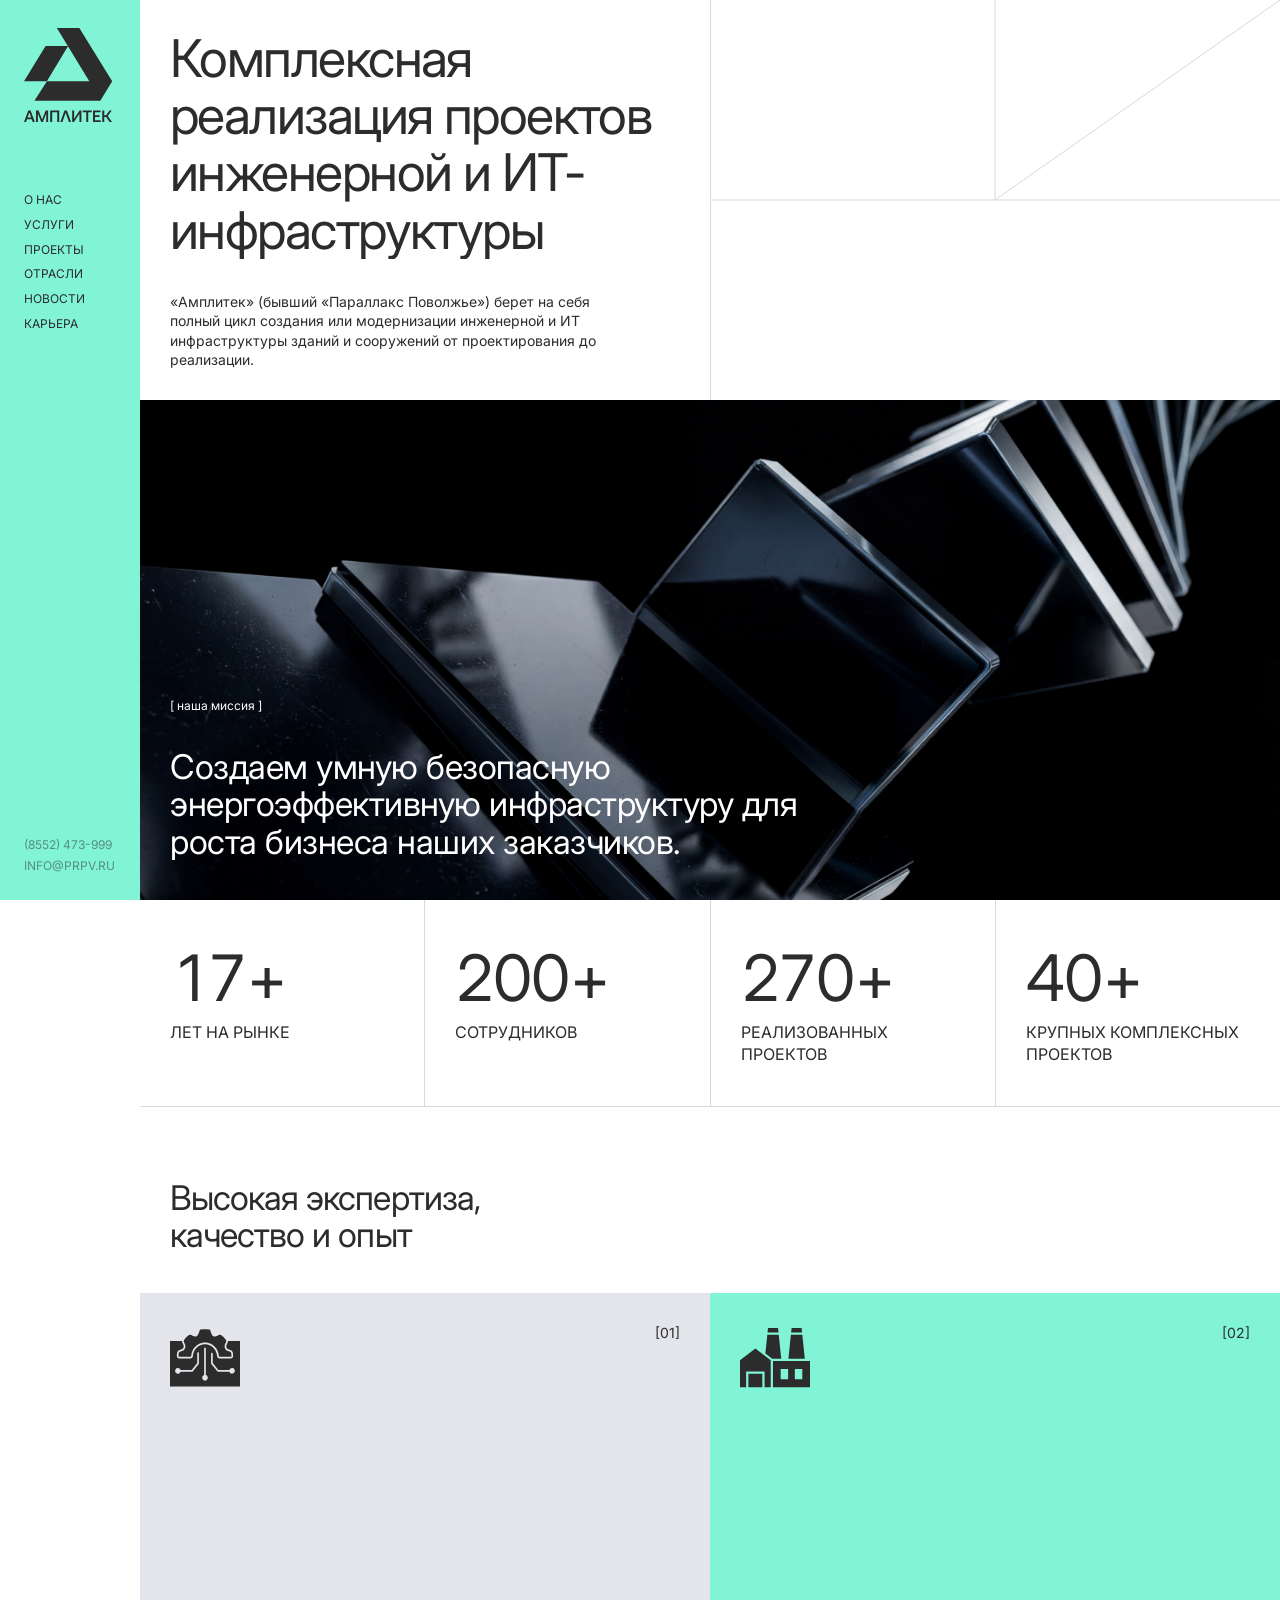
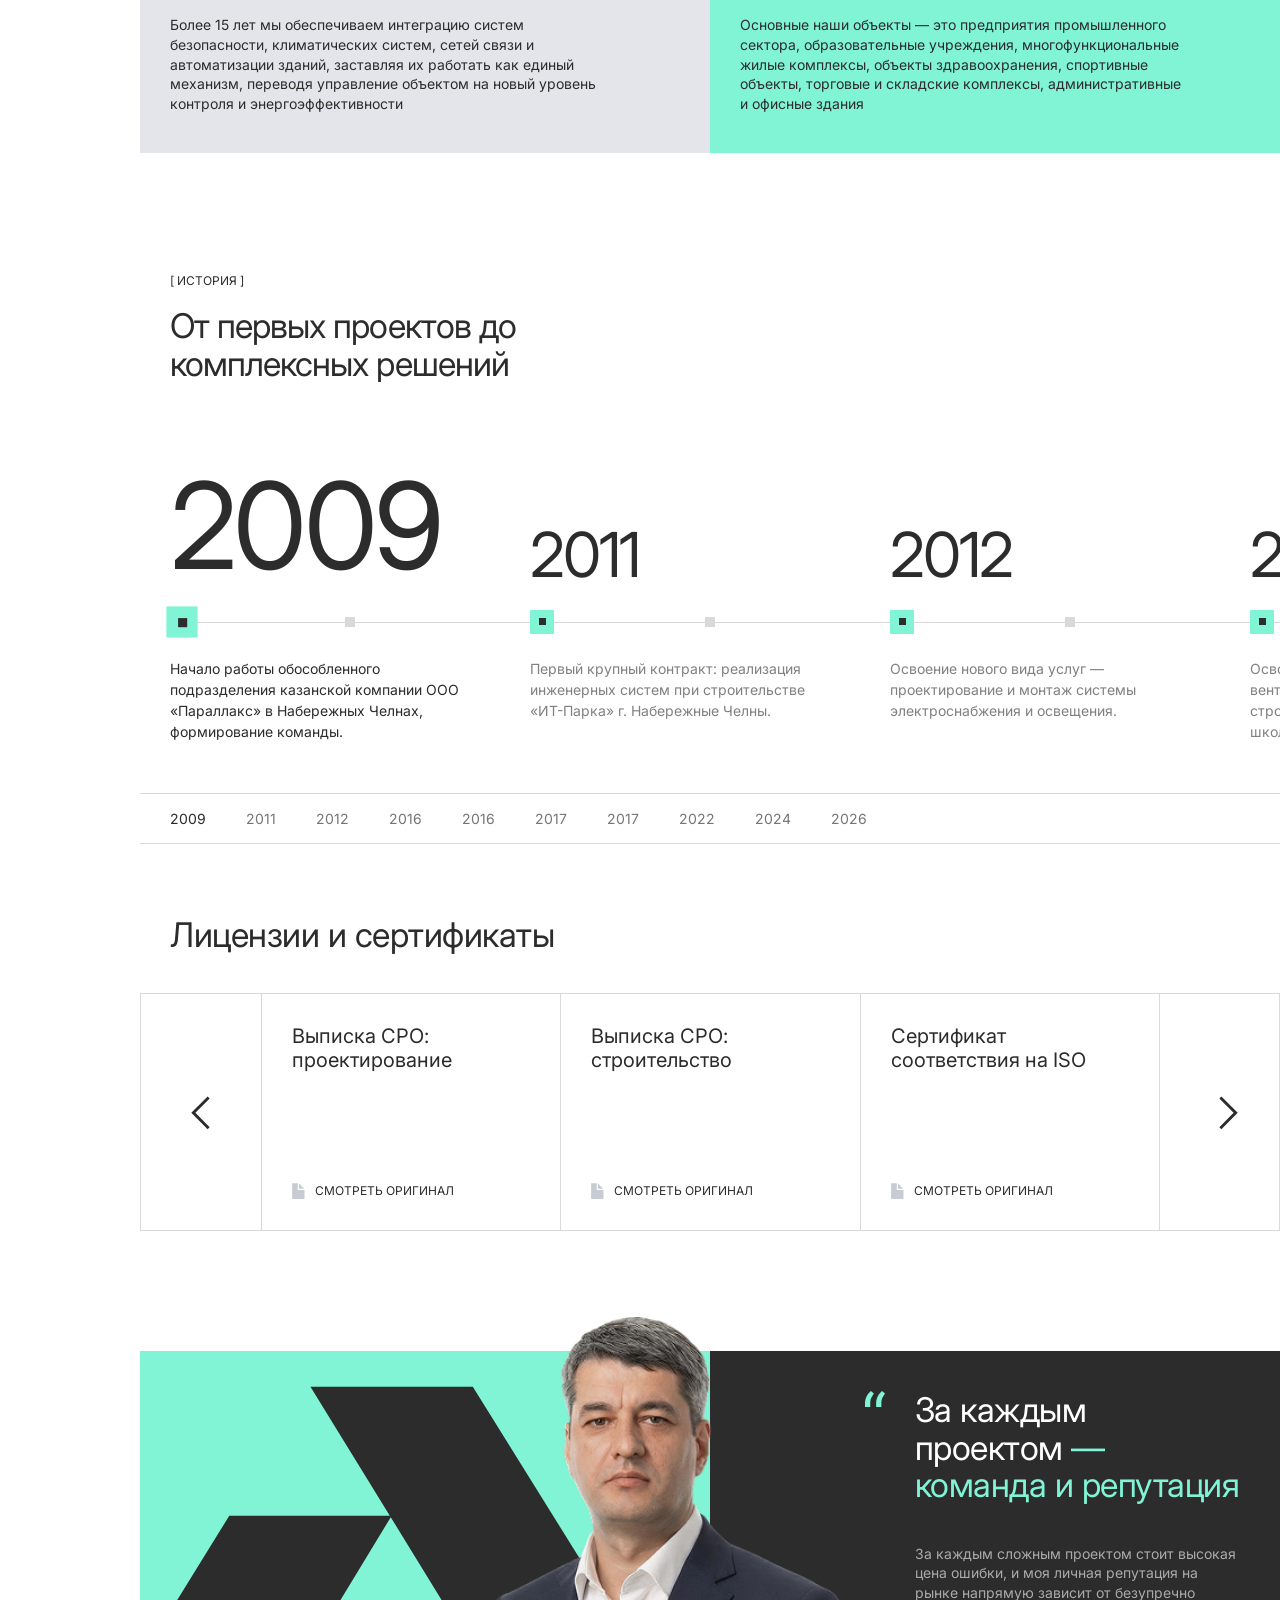
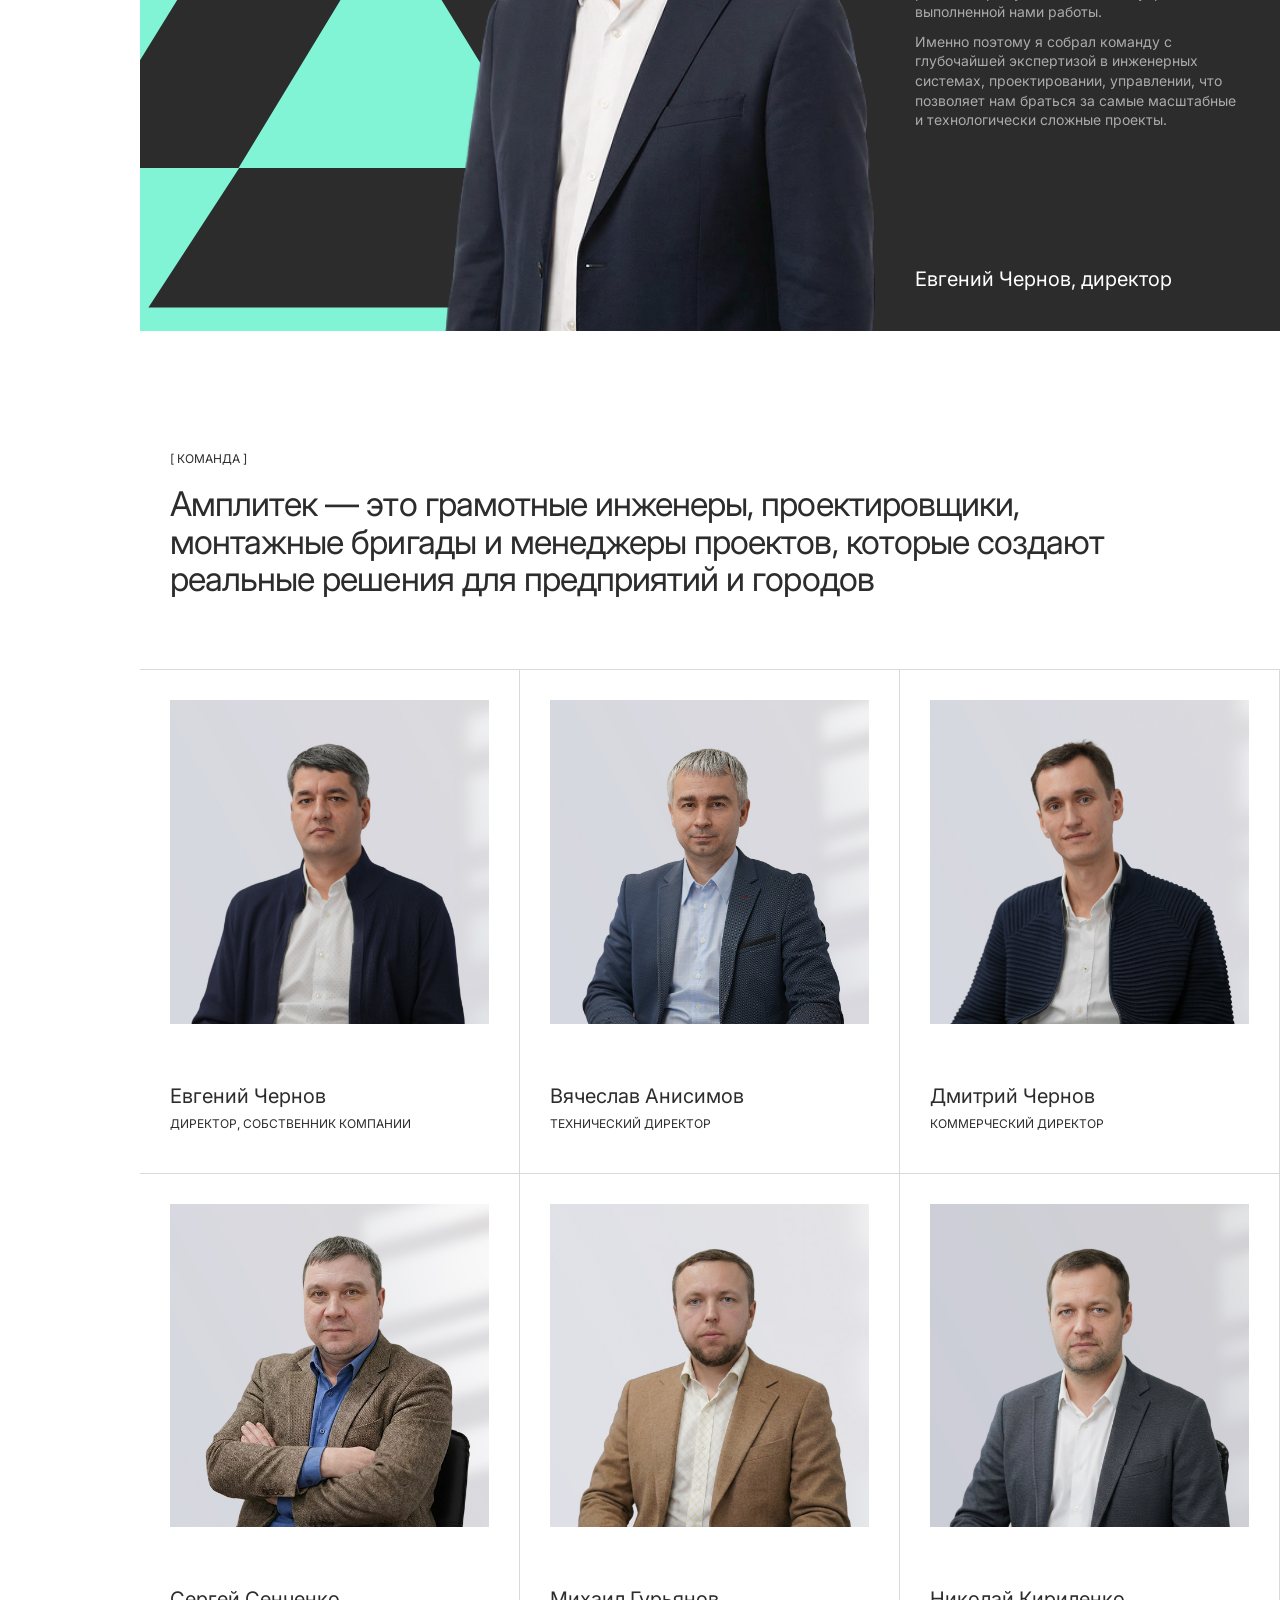
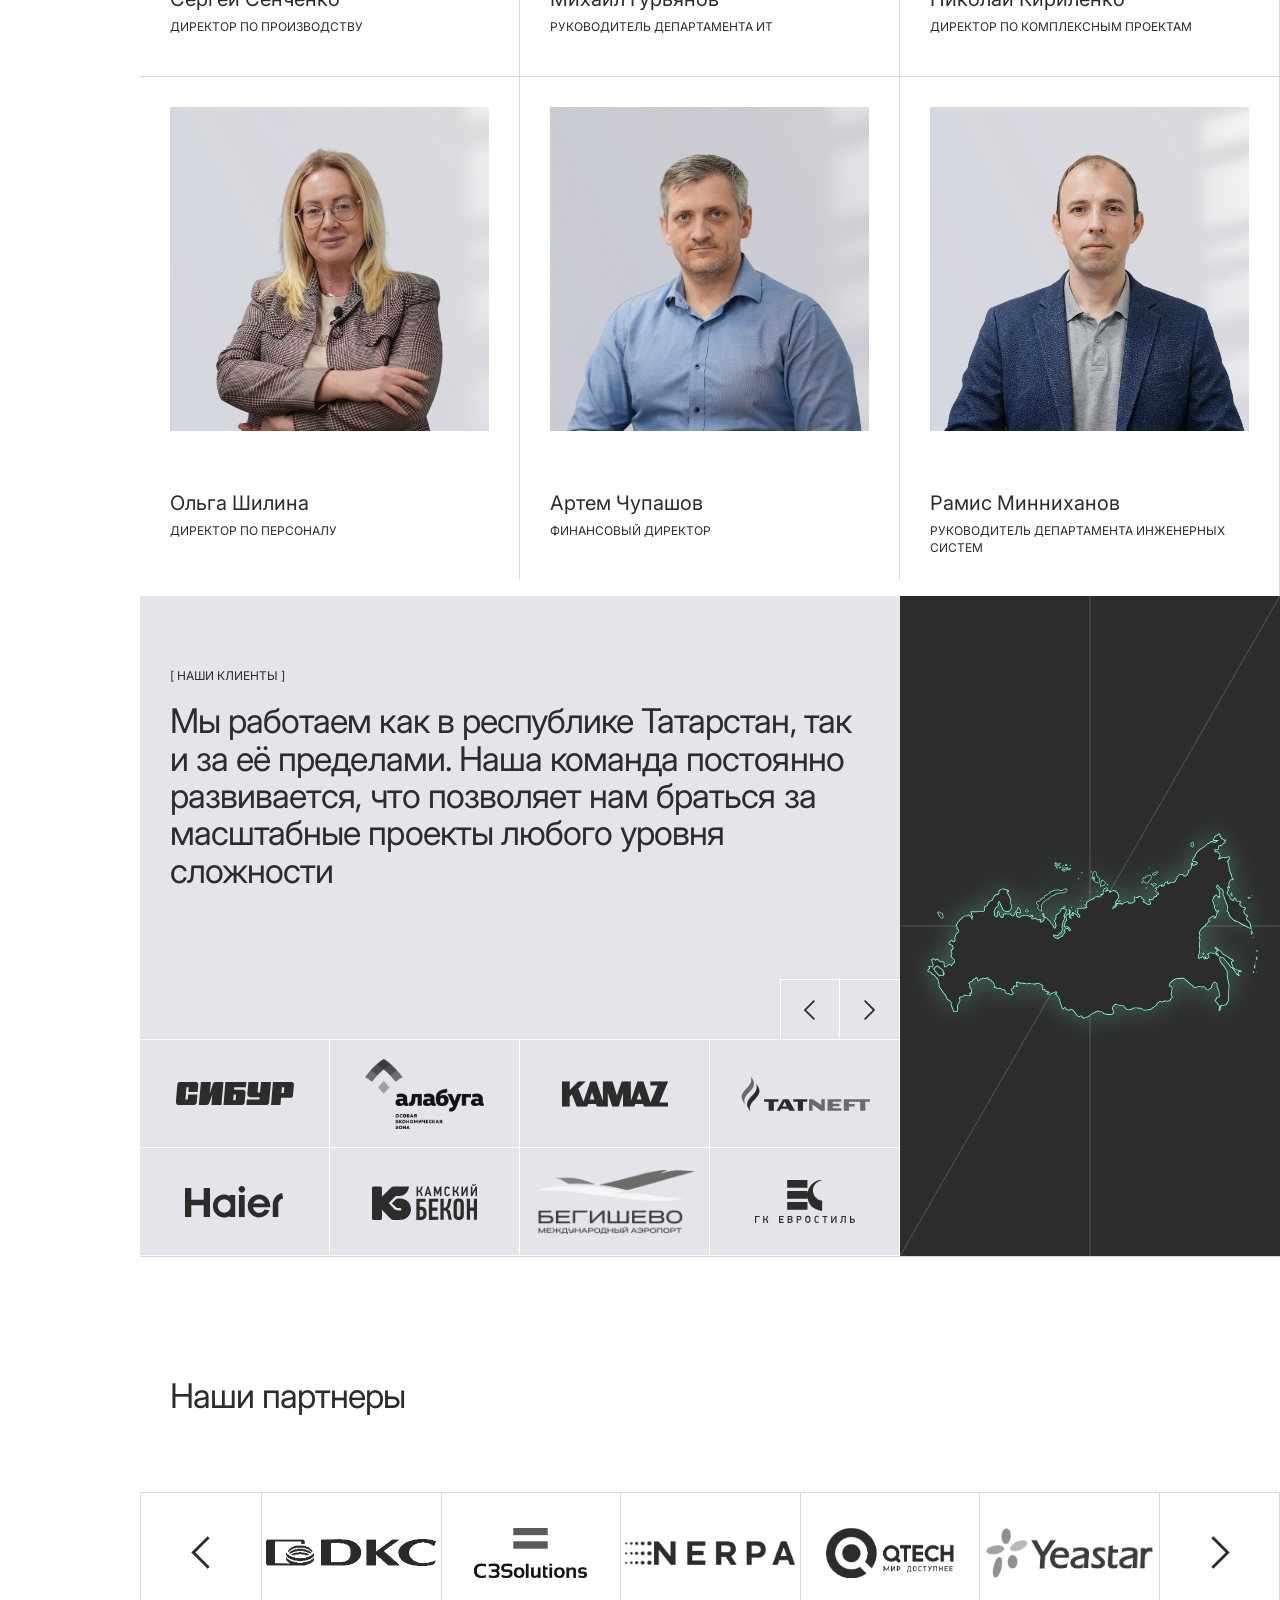
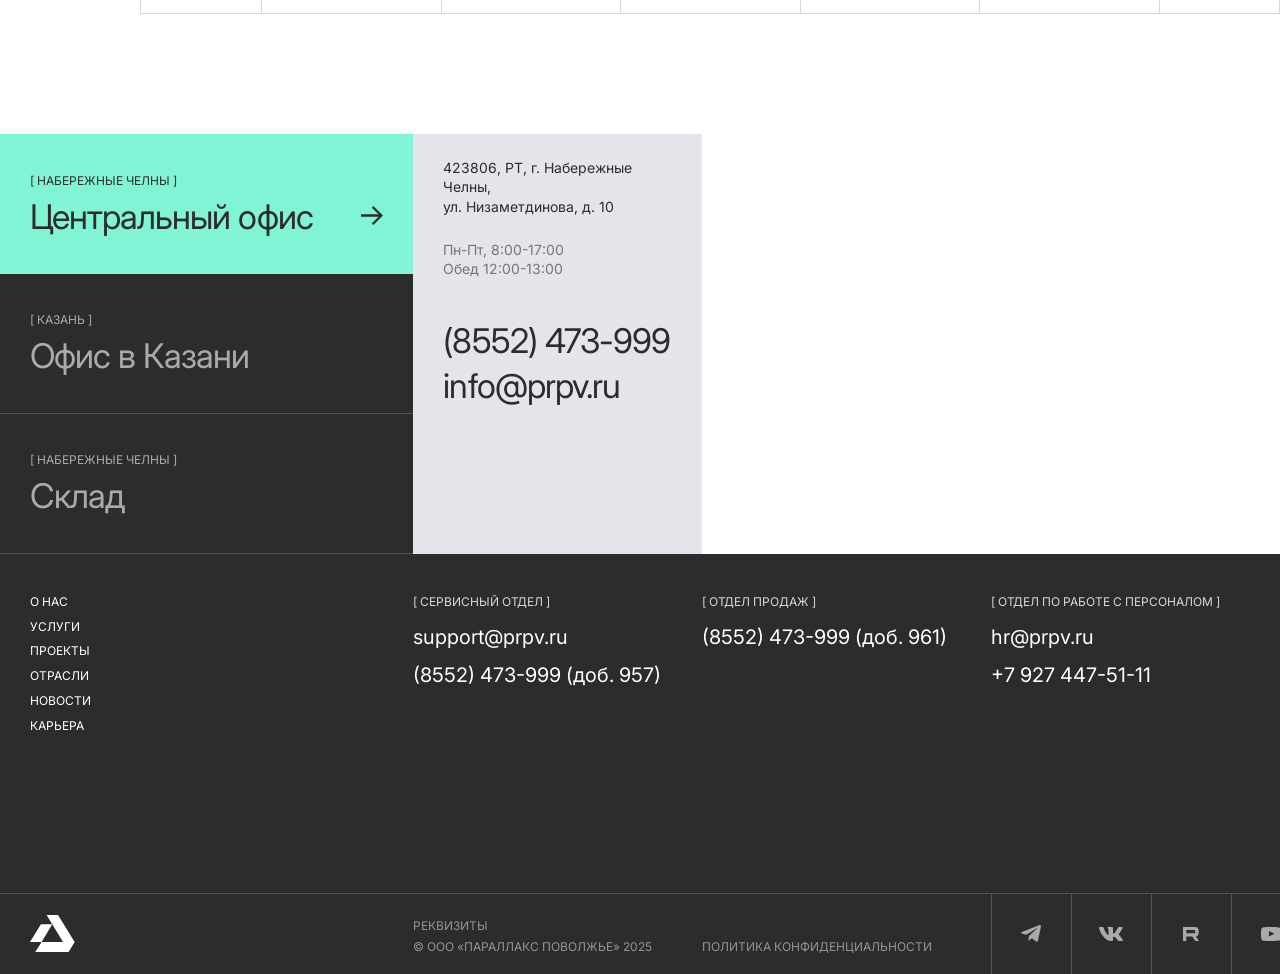
<file: about.html>
<!DOCTYPE html>
<html lang="ru">
	<head>
		<meta charset="UTF-8" />
		<meta name="viewport" content="width=device-width, initial-scale=1.0" />
		<title>О компании — АМПЛИТЕК</title>
		<link rel="preconnect" href="https://fonts.googleapis.com" />
		<link rel="preconnect" href="https://fonts.gstatic.com" crossorigin />
		<link
			href="https://fonts.googleapis.com/css2?family=Inter:wght@400;500&display=swap"
			rel="stylesheet"
		/>
		<link
			rel="stylesheet"
			href="css/swiper-bundle.min.css"
		/>
		<link
			rel="stylesheet"
			href="css/fancybox.css"
		/>
		<link rel="stylesheet" href="css/aos.css" />
		<link rel="stylesheet" href="css/style.css?ver=cc21vb" />
	</head>
	<body>
		<header class="mobile-header">
			<a href="/" class="mobile-header__logo" aria-label="АМПЛИТЕК">
				<img src="img/logo-mobile.svg" />
			</a>
		</header>

		<!-- Burger -->
		<button class="burger" id="burger" aria-label="Меню">
			<span class="burger__line"></span>
			<span class="burger__line"></span>
			<span class="burger__line"></span>
		</button>

		<!-- Overlay -->
		<div class="sidebar-overlay" id="sidebarOverlay"></div>

		<!-- Sidebar -->
		<aside class="sidebar" id="sidebar">
			<!-- Mobile header -->
			<div class="sidebar__mob-header">
				<a href="/" class="sidebar__mob-logo" aria-label="АМПЛИТЕК">
					<img src="img/logo-mobile.svg" alt="АМПЛИТЕК" />
				</a>
				<button class="sidebar__close" id="sidebarClose" aria-label="Закрыть">
					<svg
						width="18"
						height="18"
						viewBox="0 0 18 18"
						fill="none"
						xmlns="http://www.w3.org/2000/svg"
					>
						<path
							d="M1 1L17 17M17 1L1 17"
							stroke="#2C2C2C"
							stroke-width="1.5"
							stroke-linecap="round"
						/>
					</svg>
				</button>
			</div>
			<!-- Desktop + mobile nav -->
			<div class="sidebar__content">
				<a href="/" class="sidebar__logo" aria-label="АМПЛИТЕК">
					<img src="img/logo.svg" />
				</a>
				<nav class="sidebar__nav">
					<a href="about.html">о нас</a>
					<a href="services.html">Услуги</a>
					<a href="projects.html">проекты</a>
					<a href="industries.html">отрасли</a>
					<a href="news.html">новости</a>
					<a href="career.html">карьера</a>
					
				</nav>
			</div>
			<!-- Desktop contacts -->
			<div class="sidebar__contacts">
				<a href="tel:+78552473999">(8552) 473-999</a>
				<a href="mailto:info@prpv.ru">info@prpv.ru</a>
			</div>
			<!-- Mobile footer -->
			<div class="sidebar__mob-footer">
				<div class="sidebar__mob-depts">
					<div class="sidebar__mob-dept">
						<span class="label">[ Сервисный отдел ]</span>
						<a href="mailto:support@prpv.ru">support@prpv.ru</a>
						<a href="tel:+78552473957">(8552) 473-999 (доб. 957)</a>
					</div>
					<div class="sidebar__mob-dept">
						<span class="label">[ Отдел продаж ]</span>
						<a href="tel:+78552473961">(8552) 473-999 (доб. 961)</a>
					</div>
					<div class="sidebar__mob-dept">
						<span class="label">[ Отдел по работе с персоналом ]</span>
						<a href="mailto:hr@prpv.ru">hr@prpv.ru</a>
						<a href="tel:+79274475111">+7 927 447-51-11</a>
					</div>
				</div>
				<div class="sidebar__mob-socials">
					<a href="#" class="sidebar__mob-social" aria-label="Telegram">
						<svg
							xmlns="http://www.w3.org/2000/svg"
							width="20"
							height="17"
							viewBox="0 0 20 17"
							fill="none"
						>
							<path
								opacity="0.6"
								d="M19.9362 1.51976L16.9062 15.7048C16.6802 16.7038 16.1002 16.9288 15.2622 16.4778L10.7172 13.1258L8.49216 15.2528C8.26716 15.4788 8.04116 15.7048 7.52516 15.7048L7.88016 11.0298L16.3582 3.32576C16.7122 2.97076 16.2612 2.84176 15.8102 3.13276L5.26916 9.77276L0.723157 8.38676C-0.275843 8.06476 -0.275843 7.38676 0.949157 6.93676L18.6142 0.0697602C19.4842 -0.18824 20.2262 0.26376 19.9362 1.51976Z"
								fill="#2C2C2C"
							/></svg>
					</a>
					<a href="#" class="sidebar__mob-social" aria-label="VK">
						<svg
							xmlns="http://www.w3.org/2000/svg"
							width="24"
							height="14"
							viewBox="0 0 24 14"
							fill="none"
						>
							<path
								opacity="0.6"
								fill-rule="evenodd"
								clip-rule="evenodd"
								d="M23.45 0.948C23.616 0.402 23.45 0 22.655 0H20.03C19.362 0 19.054 0.347 18.887 0.73C18.887 0.73 17.552 3.926 15.661 6.002C15.049 6.604 14.771 6.795 14.437 6.795C14.27 6.795 14.019 6.604 14.019 6.057V0.948C14.019 0.292 13.835 0 13.279 0H9.151C8.734 0 8.483 0.304 8.483 0.593C8.483 1.214 9.429 1.358 9.526 3.106V6.904C9.526 7.737 9.373 7.888 9.039 7.888C8.149 7.888 5.984 4.677 4.699 1.003C4.45 0.288 4.198 0 3.527 0H0.9C0.15 0 0 0.347 0 0.73C0 1.412 0.89 4.8 4.145 9.281C6.315 12.341 9.37 14 12.153 14C13.822 14 14.028 13.632 14.028 12.997V10.684C14.028 9.947 14.186 9.8 14.715 9.8C15.105 9.8 15.772 9.992 17.33 11.467C19.11 13.216 19.403 14 20.405 14H23.03C23.78 14 24.156 13.632 23.94 12.904C23.702 12.18 22.852 11.129 21.725 9.882C21.113 9.172 20.195 8.407 19.916 8.024C19.527 7.533 19.638 7.314 19.916 6.877C19.916 6.877 23.116 2.451 23.449 0.948"
								fill="#2C2C2C"
							/>
						</svg>
					</a>
					<a href="#" class="sidebar__mob-social" aria-label="Rutube"	>
						<svg
							width="16"
							height="14"
							viewBox="0 0 16 14"
							fill="none"
							xmlns="http://www.w3.org/2000/svg"
						>
							<path
								opacity="0.6"
								d="M11.1072 6.36077H3.30772V3.08736H11.1072C11.5628 3.08736 11.8796 3.17159 12.0386 3.31866C12.1975 3.46574 12.296 3.73853 12.296 4.13702V5.31239C12.296 5.73224 12.1975 6.00502 12.0386 6.15211C11.8796 6.29917 11.5628 6.36205 11.1072 6.36205V6.36077ZM11.6423 0.0012518H0V14H3.30772V9.44563H9.40354L12.296 14H16L12.8109 9.42427C13.9867 9.23947 14.5146 8.85731 14.95 8.22752C15.3854 7.59774 15.6038 6.59082 15.6038 5.24701V4.19737C15.6038 3.40037 15.5242 2.77058 15.3854 2.28788C15.2466 1.80515 15.0094 1.3853 14.6724 1.00817C14.3165 0.65117 13.9202 0.399743 13.4445 0.231297C12.9687 0.0842335 12.3743 0 11.6423 0V0.0012518Z"
								fill="#2C2C2C"
							/>
						</svg>
					</a>
					<a href="#" class="sidebar__mob-social" aria-label="YouTube">
						<svg
							width="20"
							height="14"
							viewBox="0 0 20 14"
							fill="none"
							xmlns="http://www.w3.org/2000/svg"
						>
							<path
								opacity="0.6"
								fill-rule="evenodd"
								clip-rule="evenodd"
								d="M7.935 9.58282V3.98919L13.338 6.79596L7.935 9.58282ZM19.8 3.02076C19.8 3.02076 19.605 1.64823 19.005 1.04408C18.245 0.251813 17.392 0.247832 17.001 0.201052C14.203 1.33481e-07 10.004 0 10.004 0H9.996C9.996 0 5.798 1.33481e-07 2.999 0.201052C2.608 0.247832 1.756 0.250817 0.995 1.04408C0.395 1.64823 0.2 3.02076 0.2 3.02076C0.2 3.02076 0 4.63117 0 6.24257V7.75245C0 9.36286 0.2 10.9743 0.2 10.9743C0.2 10.9743 0.395 12.3458 0.995 12.95C1.755 13.7432 2.755 13.7173 3.2 13.8009C4.8 13.9532 10 14 10 14C10 14 14.203 13.994 17.001 13.793C17.392 13.7462 18.245 13.7432 19.005 12.95C19.605 12.3458 19.8 10.9743 19.8 10.9743C19.8 10.9743 20 9.36286 20 7.75245V6.24257C20 4.63117 19.8 3.02076 19.8 3.02076Z"
								fill="#2C2C2C"
							/>
						</svg>
					</a>
				</div>
			</div>
		</aside>

		<main class="main" id="about">
			<!-- 1. PAGE HERO -->
			<section class="page-hero page-hero--light">
				<div class="page-hero__content">
					<div class="page-hero__title-row">
						<h1 class="page-hero__heading reveal-text">
							Комплексная реализация проектов инженерной и&nbsp;ИТ-инфраструктуры
						</h1>
					</div>
					<p class="text page-hero__desc reveal-text" delay="0.3s">
						«Амплитек» (бывший «Параллакс Поволжье») берет на себя полный цикл
						создания или модернизации инженерной и ИТ инфраструктуры зданий и
						сооружений от проектирования до реализации.
					</p>
				</div>
				<div class="page-hero__deco">
						<svg class="deco-lines" viewBox="0 0 100 100" preserveAspectRatio="none" aria-hidden="true">
							<line class="deco-line deco-line--1" pathLength="1" x1="0.1" y1="0" x2="0.1" y2="100" vector-effect="non-scaling-stroke"/>
							<line class="deco-line deco-line--2" pathLength="1" x1="50" y1="0" x2="50" y2="50" vector-effect="non-scaling-stroke"/>
							<line class="deco-line deco-line--3" pathLength="1" x1="0" y1="50" x2="100" y2="50" vector-effect="non-scaling-stroke"/>
							<line class="deco-line deco-line--4" pathLength="1" x1="100" y1="0" x2="50" y2="50" vector-effect="non-scaling-stroke"/>
						</svg>
				</div>
			</section>

			<!-- 2. MISSION -->
			<section class="mission js-bg-zoom">
				<img src="img/mission-bg.jpg" alt="Наша миссия" class="mission__bg" />
				<div class="mission__overlay">
					<span class="mission__label reveal-text">[ наша миссия ]</span>
					<div class="reveal-text">
						<h2 class="mission__heading ">
							Создаем умную безопасную энергоэффективную инфраструктуру для роста
							бизнеса наших заказчиков.
						</h2>
					</div>
				</div>
			</section>

			<!-- 3. STATS -->
			<section class="stats">
				<div class="stats__row">
					<div class="stats__item" data-aos="fade-zoom-in" data-aos-delay="0">
						<span class="stat-block__number" data-count="17" data-suffix="+">17+</span>
						<span class="stat-block__label reveal-text">лет на рынке</span>
					</div>
					<div class="stats__item" data-aos="fade-zoom-in" data-aos-delay="100">
						<span class="stat-block__number" data-count="200" data-suffix="+">200+</span>
						<span class="stat-block__label reveal-text">сотрудников</span>
					</div>
					<div class="stats__item" data-aos="fade-zoom-in" data-aos-delay="200">
						<span class="stat-block__number" data-count="270" data-suffix="+">270+</span>
						<span class="stat-block__label reveal-text">реализованных проектов</span>
					</div>
					<div class="stats__item" data-aos="fade-zoom-in" data-aos-delay="300">
						<span class="stat-block__number" data-count="40" data-suffix="+">40+</span>
						<span class="stat-block__label reveal-text">крупных комплексных проектов</span>
					</div>
				</div>
			</section>

			<!-- 4. EXPERTISE HEADING -->
			<div class="expertise-heading">
				<h2 class="reveal-text">Высокая экспертиза, качество и опыт</h2>
			</div>

			<!-- 5. INFO PANELS -->
			<section class="info-panels">
				<div class="info-panel info-panel--grey" data-aos="fade-zoom-in" data-aos-delay="0">
					<div class="info-panel__top">
						<div class="info-panel__icon">
							<svg
								width="66"
								height="54"
								viewBox="0 0 66 54"
								fill="none"
								xmlns="http://www.w3.org/2000/svg"
							>
								<path
									fill-rule="evenodd"
									clip-rule="evenodd"
									d="M13.2946 12.3816C14.4701 14.1876 14.8608 16.1152 14.203 17.766C13.5453 19.4168 11.9596 20.4869 9.90175 20.9021C8.98351 21.0777 8.2835 21.8575 8.17605 22.8196C8.10442 23.5285 8.05232 24.2374 8.02627 24.9463C8.0165 25.1691 8.0979 25.3852 8.25094 25.5405C8.39746 25.7059 8.60584 25.797 8.81749 25.7937H19.2302C19.66 25.7937 20.0214 25.4595 20.0638 25.0139C20.3405 20.4059 22.8705 16.2638 26.7745 14.0393C30.6753 11.8113 35.4059 11.8113 39.3102 14.0393C43.211 16.264 45.7443 20.4061 46.021 25.0139C46.0633 25.4595 46.4247 25.7937 46.8545 25.7937H57.1731C57.388 25.797 57.7396 25.7937 57.7396 25.7937H57.9643C57.9643 25.7937 57.9154 23.5285 57.8145 22.8196C57.7136 21.8541 57.0103 21.071 56.0888 20.892C54.0309 20.4768 52.4453 19.4066 51.7875 17.7559C51.1298 16.1051 51.5205 14.1776 52.6959 12.3715C53.2136 11.5782 53.1778 10.5283 52.6047 9.77889C51.4065 8.20578 50.0357 6.78115 48.5217 5.53548C47.7891 4.92109 46.7536 4.8772 45.9787 5.43084C44.2367 6.65965 42.3775 7.0647 40.7853 6.38284C39.193 5.70093 37.7604 0.100524 37.7604 0.100524C37.7604 0.100524 36.8291 0.208549 35.8914 0.100524C33.9703 -0.125655 30.1087 0.100524 30.1087 0.100524H28.2397C28.2397 0.100524 26.807 5.69753 25.2148 6.38284C23.6225 7.06475 21.7634 6.65966 20.0214 5.43084C19.2464 4.87721 18.211 4.9211 17.4784 5.53548C15.9611 6.78452 14.5869 8.21252 13.3855 9.789C12.8124 10.5384 12.7769 11.5883 13.2946 12.3816ZM6.61006 22.6471C6.5254 23.3898 6.46679 24.1494 6.45051 24.9022C6.43097 25.5672 6.67192 26.2119 7.12126 26.6913C7.57059 27.1673 8.18595 27.4374 8.82745 27.434H19.2302C20.487 27.4374 21.5289 26.4212 21.6039 25.1182C21.9327 18.8426 26.9372 13.9276 33.0001 13.9276C39.0631 13.9276 44.0672 18.8428 44.3964 25.1182C44.4713 26.4212 45.5132 27.4374 46.7701 27.434H57.1729C57.8143 27.434 58.4264 27.1639 58.8725 26.688C59.3186 26.212 59.5596 25.5672 59.54 24.9022C59.54 24.1494 59.4651 23.3898 59.3805 22.6471C59.2112 20.966 57.9934 19.6022 56.3882 19.295C55.1541 19.0452 53.7639 18.4308 53.2461 17.1345C52.7284 15.8381 53.3047 14.3764 54.0048 13.2962C54.4574 12.6278 54.6918 11.8277 54.6723 11.0142H64.9483C65.2283 11.0108 65.6939 11.0142 65.6939 11.0142H66V53.9309H65.7037C65.7037 53.9309 65.2348 53.9309 64.9483 53.9309H1.05169C0.468856 53.9309 0 53.9309 0 53.9309V11.0142C0 11.0142 0.186543 11.0142 0.306072 11.0142C0.597261 11.0142 0.771685 11.0109 1.05171 11.0142H11.3277C11.3017 11.8346 11.5328 12.6414 11.9854 13.3132C12.6855 14.3934 13.2618 15.8619 12.7441 17.1515C12.2264 18.4377 10.836 19.0621 9.60203 19.312C8.00328 19.6158 6.78911 20.9727 6.61006 22.6471ZM38.7117 32.0825C38.7085 32.2985 38.7899 32.5044 38.9364 32.653L44.6052 39.5666C44.7582 39.7489 44.9797 39.8569 45.2108 39.8603H56.047C56.4377 41.133 57.6652 41.9195 58.9351 41.7136C60.2049 41.5077 61.1426 40.3734 61.1426 39.0399C61.1426 37.7064 60.2049 36.5722 58.9351 36.3662C57.6652 36.1637 56.4377 36.9502 56.047 38.2195H45.5693L40.2945 31.7718V22.8195C40.2945 22.3672 39.9396 21.9992 39.5033 21.9992C39.0637 21.9992 38.712 22.3672 38.712 22.8195L38.7117 32.0825ZM30.3762 45.6263C30.3762 46.6458 30.933 47.5808 31.8122 48.04C32.6913 48.5025 33.7463 48.4113 34.5407 47.807C35.3352 47.2028 35.7357 46.1867 35.5762 45.1806C35.4166 44.1713 34.7231 43.3408 33.7854 43.0336V17.8067C33.7854 17.3543 33.4305 16.9864 32.9909 16.9864C32.5546 16.9864 32.1997 17.3543 32.1997 17.8067V43.0405C31.1186 43.4051 30.386 44.4482 30.3828 45.6264L30.3762 45.6263ZM4.8521 39.0569C4.81954 40.4072 5.754 41.5753 7.04017 41.7947C8.32634 42.0108 9.57016 41.2141 9.95435 39.9211H20.7905C21.0217 39.9178 21.2431 39.8097 21.3961 39.6274L27.0649 32.7138C27.2114 32.5619 27.2929 32.3594 27.2896 32.1433V22.8194C27.3742 22.5561 27.3319 22.2658 27.1756 22.043C27.0161 21.8168 26.7654 21.6852 26.4984 21.6852C26.2314 21.6852 25.9807 21.8168 25.8244 22.043C25.6681 22.2658 25.6225 22.5561 25.7072 22.8194V31.789L20.4324 38.2367H9.96131C9.58036 36.9539 8.34956 36.1573 7.0699 36.3631C5.79023 36.569 4.84924 37.7168 4.85907 39.057L4.8521 39.0569Z"
									fill="#2C2C2C"
								/>
							</svg>
						</div>

						<span class="info-panel__num">[01]</span>
					</div>
					<p class="info-panel__desc">
						Более 15 лет мы обеспечиваем интеграцию систем безопасности,
						климатических систем, сетей связи и автоматизации зданий, заставляя
						их работать как единый механизм, переводя управление объектом на
						новый уровень контроля и энергоэффективности
					</p>
				</div>
				<div class="info-panel info-panel--accent" data-aos="fade-zoom-in" data-aos-delay="200">
					<div class="info-panel__top">
						<div class="info-panel__icon">
							<svg
								width="70"
								height="60"
								viewBox="0 0 70 60"
								fill="none"
								xmlns="http://www.w3.org/2000/svg"
							>
								<path
									fill-rule="evenodd"
									clip-rule="evenodd"
									d="M28.0031 0L27.5474 4.41148H38.5031L38.0474 0H28.0031ZM8.3883 59.3234H22.3276V45.6999H8.3883V59.3234ZM32.9731 32.9V59.3234H69.9969V32.9H32.9731ZM54.8419 40.8753H62.3067V51.345H54.8419V40.8753ZM40.6599 40.8753H48.1247V51.345H40.6599V40.8753ZM41.2158 30.6429L38.7336 6.66867H27.3096L25.3713 25.3898L32.2224 30.6428L41.2158 30.6429ZM51.5852 0L51.1294 4.41148H62.0852L61.6295 0H51.5852ZM64.8012 30.6429L62.319 6.66867H50.895L48.4128 30.6429H64.8012ZM30.7158 59.3234H24.5848V43.4396C24.5848 43.4396 24.0804 43.4396 23.4546 43.4396H7.26126C6.63843 43.4396 6.13107 43.4396 6.13107 43.4396V59.3234H0V32.326L15.358 20.5528L30.716 32.326L30.7158 59.3234Z"
									fill="#2C2C2C"
								/>
							</svg>
						</div>
						<span class="info-panel__num">[02]</span>
					</div>
					<p class="info-panel__desc">
						Основные наши объекты — это предприятия промышленного сектора,
						образовательные учреждения, многофункциональные жилые комплексы,
						объекты здравоохранения, спортивные объекты, торговые и складские
						комплексы, административные и офисные здания
					</p>
				</div>
			</section>

			<!-- 6. HISTORY TIMELINE -->
			<section class="timeline" id="history">
				<div class="timeline__header">
					<div class="section-title">
						<span class="section-title__label label reveal-text">[ история ]</span>
						<h2 class="section-title__heading reveal-text">
							От первых проектов до комплексных решений
						</h2>
					</div>
				</div>

				<!-- Main track swiper -->
				<div class="swiper timeline__swiper" id="timelineSwiper">
					<div class="swiper-wrapper">

						<div class="swiper-slide timeline__item is-active" data-index="0">
							<div class="timeline__item-top">
								<span class="timeline__item-year">2009</span>
							</div>
							<div class="timeline__item-track">
								<div class="timeline__item-dot"></div>
								<div class="timeline__item-small-dot"></div>
							</div>
							<div class="timeline__item-bottom">
								<p class="timeline__item-desc">Начало работы обособленного подразделения казанской компании ООО «Параллакс» в Набережных Челнах, формирование команды.</p>
							</div>
						</div>

						<div class="swiper-slide timeline__item" data-index="1">
							<div class="timeline__item-top">
								<span class="timeline__item-year">2011</span>
							</div>
							<div class="timeline__item-track">
								<div class="timeline__item-dot"></div>
								<div class="timeline__item-small-dot"></div>
							</div>
							<div class="timeline__item-bottom">
								<p class="timeline__item-desc">Первый крупный контракт: реализация инженерных систем при строительстве «ИТ-Парка» г. Набережные Челны.</p>
							</div>
						</div>

						<div class="swiper-slide timeline__item" data-index="2">
							<div class="timeline__item-top">
								<span class="timeline__item-year">2012</span>
							</div>
							<div class="timeline__item-track">
								<div class="timeline__item-dot"></div>
								<div class="timeline__item-small-dot"></div>
							</div>
							<div class="timeline__item-bottom">
								<p class="timeline__item-desc">Освоение нового вида услуг — проектирование и монтаж системы электроснабжения и освещения.</p>
							</div>
						</div>

						<div class="swiper-slide timeline__item" data-index="3">
							<div class="timeline__item-top">
								<span class="timeline__item-year">2016</span>
							</div>
							<div class="timeline__item-track">
								<div class="timeline__item-dot"></div>
								<div class="timeline__item-small-dot"></div>
							</div>
							<div class="timeline__item-bottom">
								<p class="timeline__item-desc">Освоение автоматизации и общеобменной вентиляции, применение навыков при строительстве одной из первых больших школ в Набережных Челнах.</p>
							</div>
						</div>

						<div class="swiper-slide timeline__item" data-index="4">
							<div class="timeline__item-top">
								<span class="timeline__item-year">2016</span>
							</div>
							<div class="timeline__item-track">
								<div class="timeline__item-dot"></div>
								<div class="timeline__item-small-dot"></div>
							</div>
							<div class="timeline__item-bottom">
								<p class="timeline__item-desc">Юридическое отделение от некогда «материнской» компании «Параллакс». Начало полностью самостоятельной хозяйственной деятельности ООО «Параллакс Поволжье».</p>
							</div>
						</div>

						<div class="swiper-slide timeline__item" data-index="5">
							<div class="timeline__item-top">
								<span class="timeline__item-year">2017</span>
							</div>
							<div class="timeline__item-track">
								<div class="timeline__item-dot"></div>
								<div class="timeline__item-small-dot"></div>
							</div>
							<div class="timeline__item-bottom">
								<p class="timeline__item-desc">Переезд в новый, более просторный офис на ул. Низаметдинова.</p>
							</div>
						</div>

						<div class="swiper-slide timeline__item" data-index="6">
							<div class="timeline__item-top">
								<span class="timeline__item-year">2017</span>
							</div>
							<div class="timeline__item-track">
								<div class="timeline__item-dot"></div>
								<div class="timeline__item-small-dot"></div>
							</div>
							<div class="timeline__item-bottom">
								<p class="timeline__item-desc">Открытие собственного цеха по сборке электрощитового оборудования.</p>
							</div>
						</div>

						<div class="swiper-slide timeline__item" data-index="7">
							<div class="timeline__item-top">
								<span class="timeline__item-year">2022</span>
							</div>
							<div class="timeline__item-track">
								<div class="timeline__item-dot"></div>
								<div class="timeline__item-small-dot"></div>
							</div>
							<div class="timeline__item-bottom">
								<p class="timeline__item-desc">Преодоление барьера выручки в 1 млрд. руб. в год.</p>
							</div>
						</div>

						<div class="swiper-slide timeline__item" data-index="8">
							<div class="timeline__item-top">
								<span class="timeline__item-year">2024</span>
							</div>
							<div class="timeline__item-track">
								<div class="timeline__item-dot"></div>
								<div class="timeline__item-small-dot"></div>
							</div>
							<div class="timeline__item-bottom">
								<p class="timeline__item-desc">Успешное завершение самого крупного проекта за всю историю компании — «Модернизация инженерных систем Набережночелнинской Инфекционной Больницы».</p>
							</div>
						</div>

						<div class="swiper-slide timeline__item" data-index="9">
							<div class="timeline__item-top">
								<span class="timeline__item-year">2026</span>
							</div>
							<div class="timeline__item-track">
								<div class="timeline__item-dot"></div>
								<div class="timeline__item-small-dot"></div>
							</div>
							<div class="timeline__item-bottom">
								<p class="timeline__item-desc">Ребрендинг: смена названия и фирменного стиля «Параллакс Поволжье» на «Амплитек». Утверждение стратегии компании.</p>
							</div>
						</div>

					</div>
				</div>

				<!-- Bottom mini year nav -->
				<div class="timeline__years-nav" id="timelineYearsNav">
					<button class="timeline__year-btn is-active" data-index="0">2009</button>
					<button class="timeline__year-btn" data-index="1">2011</button>
					<button class="timeline__year-btn" data-index="2">2012</button>
					<button class="timeline__year-btn" data-index="3">2016</button>
					<button class="timeline__year-btn" data-index="4">2016</button>
					<button class="timeline__year-btn" data-index="5">2017</button>
					<button class="timeline__year-btn" data-index="6">2017</button>
					<button class="timeline__year-btn" data-index="7">2022</button>
					<button class="timeline__year-btn" data-index="8">2024</button>
					<button class="timeline__year-btn" data-index="9">2026</button>
				</div>
			</section>

			<!-- 7. LICENCES & CERTIFICATES -->
			<section class="certs" id="licences">
				<h2 class="certs__heading reveal-text">Лицензии и сертификаты</h2>
				<div class="certs__slider-wrap" data-aos="fade-zoom-in" data-aos-delay="150">
					<button
						class="certs__btn certs__btn--prev"
						id="certPrev"
						aria-label="Назад"
					>
						<svg
							width="49"
							height="49"
							viewBox="0 0 49 49"
							fill="none"
							xmlns="http://www.w3.org/2000/svg"
						>
							<path
								fill-rule="evenodd"
								clip-rule="evenodd"
								d="M30.6263 8.5L14.293 24.8333L30.6263 41.1667L32.668 39.125L18.3763 24.8333L32.668 10.5417L30.6263 8.5Z"
								fill="#2C2C2C"
							/>
						</svg>
					</button>
					<div class="swiper certs-swiper">
						<div class="swiper-wrapper">
							<div class="swiper-slide">
								<div class="cert-card">
									<h3 class="cert-card__title">Выписка СРО: проектирование</h3>
									<a
										href="img/sertificat1.jpg"
										class="cert-card__link"
										data-fancybox="certs"
										data-caption="Выписка СРО: проектирование"
									>
										<span class="cert-card__link-icon">
											<svg
												width="13"
												height="18"
												viewBox="0 0 13 18"
												fill="none"
												xmlns="http://www.w3.org/2000/svg"
											>
												<path
													d="M5.73828 7.59375V1.125H0.535156C0.423268 1.125 0.315962 1.16945 0.236846 1.24856C0.157729 1.32768 0.113281 1.43499 0.113281 1.54688V16.4531C0.113281 16.565 0.157729 16.6723 0.236846 16.7514C0.315962 16.8306 0.423268 16.875 0.535156 16.875H12.0664C12.1783 16.875 12.2856 16.8306 12.3647 16.7514C12.4438 16.6723 12.4883 16.565 12.4883 16.4531V7.875H6.01953C5.94494 7.875 5.8734 7.84537 5.82066 7.79262C5.76791 7.73988 5.73828 7.66834 5.73828 7.59375Z"
													fill="#C8CBD3"
												/>
												<path
													d="M6.86328 1.4649V6.60861C6.86328 6.64591 6.8781 6.68167 6.90447 6.70805C6.93084 6.73442 6.96661 6.74924 7.00391 6.74924H12.1476C12.1615 6.74925 12.1751 6.74514 12.1867 6.73744C12.1982 6.72973 12.2072 6.71878 12.2126 6.70595C12.2179 6.69313 12.2193 6.67901 12.2167 6.66537C12.214 6.65174 12.2073 6.63921 12.1975 6.62935L6.98316 1.41498C6.97331 1.40518 6.96078 1.39853 6.94714 1.39585C6.93351 1.39317 6.91939 1.39459 6.90656 1.39993C6.89374 1.40528 6.88278 1.4143 6.87508 1.42586C6.86738 1.43742 6.86327 1.45101 6.86328 1.4649Z"
													fill="#C8CBD3"
												/>
											</svg>
										</span>
										Смотреть оригинал
									</a>
								</div>
							</div>
							<div class="swiper-slide">
								<div class="cert-card">
									<h3 class="cert-card__title">Выписка СРО: строительство</h3>
									<a
										href="img/sertificat2.jpg"
										class="cert-card__link"
										data-fancybox="certs"
										data-caption="Выписка СРО: строительство"
									>
										<span class="cert-card__link-icon">
											<svg
												width="13"
												height="18"
												viewBox="0 0 13 18"
												fill="none"
												xmlns="http://www.w3.org/2000/svg"
											>
												<path
													d="M5.73828 7.59375V1.125H0.535156C0.423268 1.125 0.315962 1.16945 0.236846 1.24856C0.157729 1.32768 0.113281 1.43499 0.113281 1.54688V16.4531C0.113281 16.565 0.157729 16.6723 0.236846 16.7514C0.315962 16.8306 0.423268 16.875 0.535156 16.875H12.0664C12.1783 16.875 12.2856 16.8306 12.3647 16.7514C12.4438 16.6723 12.4883 16.565 12.4883 16.4531V7.875H6.01953C5.94494 7.875 5.8734 7.84537 5.82066 7.79262C5.76791 7.73988 5.73828 7.66834 5.73828 7.59375Z"
													fill="#C8CBD3"
												/>
												<path
													d="M6.86328 1.4649V6.60861C6.86328 6.64591 6.8781 6.68167 6.90447 6.70805C6.93084 6.73442 6.96661 6.74924 7.00391 6.74924H12.1476C12.1615 6.74925 12.1751 6.74514 12.1867 6.73744C12.1982 6.72973 12.2072 6.71878 12.2126 6.70595C12.2179 6.69313 12.2193 6.67901 12.2167 6.66537C12.214 6.65174 12.2073 6.63921 12.1975 6.62935L6.98316 1.41498C6.97331 1.40518 6.96078 1.39853 6.94714 1.39585C6.93351 1.39317 6.91939 1.39459 6.90656 1.39993C6.89374 1.40528 6.88278 1.4143 6.87508 1.42586C6.86738 1.43742 6.86327 1.45101 6.86328 1.4649Z"
													fill="#C8CBD3"
												/>
											</svg>
										</span>
										Смотреть оригинал
									</a>
								</div>
							</div>
							<div class="swiper-slide">
								<div class="cert-card">
									<h3 class="cert-card__title">
										Сертификат соответствия на ISO
									</h3>
									<a
										href="img/sertificat3.jpg"
										class="cert-card__link"
										data-fancybox="certs"
										data-caption="Сертификат соответствия на ISO"
									>
										<span class="cert-card__link-icon">
											<svg
												width="13"
												height="18"
												viewBox="0 0 13 18"
												fill="none"
												xmlns="http://www.w3.org/2000/svg"
											>
												<path
													d="M5.73828 7.59375V1.125H0.535156C0.423268 1.125 0.315962 1.16945 0.236846 1.24856C0.157729 1.32768 0.113281 1.43499 0.113281 1.54688V16.4531C0.113281 16.565 0.157729 16.6723 0.236846 16.7514C0.315962 16.8306 0.423268 16.875 0.535156 16.875H12.0664C12.1783 16.875 12.2856 16.8306 12.3647 16.7514C12.4438 16.6723 12.4883 16.565 12.4883 16.4531V7.875H6.01953C5.94494 7.875 5.8734 7.84537 5.82066 7.79262C5.76791 7.73988 5.73828 7.66834 5.73828 7.59375Z"
													fill="#C8CBD3"
												/>
												<path
													d="M6.86328 1.4649V6.60861C6.86328 6.64591 6.8781 6.68167 6.90447 6.70805C6.93084 6.73442 6.96661 6.74924 7.00391 6.74924H12.1476C12.1615 6.74925 12.1751 6.74514 12.1867 6.73744C12.1982 6.72973 12.2072 6.71878 12.2126 6.70595C12.2179 6.69313 12.2193 6.67901 12.2167 6.66537C12.214 6.65174 12.2073 6.63921 12.1975 6.62935L6.98316 1.41498C6.97331 1.40518 6.96078 1.39853 6.94714 1.39585C6.93351 1.39317 6.91939 1.39459 6.90656 1.39993C6.89374 1.40528 6.88278 1.4143 6.87508 1.42586C6.86738 1.43742 6.86327 1.45101 6.86328 1.4649Z"
													fill="#C8CBD3"
												/>
											</svg>
										</span>
										Смотреть оригинал
									</a>
								</div>
							</div>
							<div class="swiper-slide">
								<div class="cert-card">
									<h3 class="cert-card__title">Выписка СРО: проектирование</h3>
									<a
										href="img/sertificat1.jpg"
										class="cert-card__link"
										data-fancybox="certs"
										data-caption="Выписка СРО: проектирование"
									>
										<span class="cert-card__link-icon">
											<svg
												width="13"
												height="18"
												viewBox="0 0 13 18"
												fill="none"
												xmlns="http://www.w3.org/2000/svg"
											>
												<path
													d="M5.73828 7.59375V1.125H0.535156C0.423268 1.125 0.315962 1.16945 0.236846 1.24856C0.157729 1.32768 0.113281 1.43499 0.113281 1.54688V16.4531C0.113281 16.565 0.157729 16.6723 0.236846 16.7514C0.315962 16.8306 0.423268 16.875 0.535156 16.875H12.0664C12.1783 16.875 12.2856 16.8306 12.3647 16.7514C12.4438 16.6723 12.4883 16.565 12.4883 16.4531V7.875H6.01953C5.94494 7.875 5.8734 7.84537 5.82066 7.79262C5.76791 7.73988 5.73828 7.66834 5.73828 7.59375Z"
													fill="#C8CBD3"
												/>
												<path
													d="M6.86328 1.4649V6.60861C6.86328 6.64591 6.8781 6.68167 6.90447 6.70805C6.93084 6.73442 6.96661 6.74924 7.00391 6.74924H12.1476C12.1615 6.74925 12.1751 6.74514 12.1867 6.73744C12.1982 6.72973 12.2072 6.71878 12.2126 6.70595C12.2179 6.69313 12.2193 6.67901 12.2167 6.66537C12.214 6.65174 12.2073 6.63921 12.1975 6.62935L6.98316 1.41498C6.97331 1.40518 6.96078 1.39853 6.94714 1.39585C6.93351 1.39317 6.91939 1.39459 6.90656 1.39993C6.89374 1.40528 6.88278 1.4143 6.87508 1.42586C6.86738 1.43742 6.86327 1.45101 6.86328 1.4649Z"
													fill="#C8CBD3"
												/>
											</svg>
										</span>
										Смотреть оригинал
									</a>
								</div>
							</div>
							<div class="swiper-slide">
								<div class="cert-card">
									<h3 class="cert-card__title">Выписка СРО: строительство</h3>
									<a
										href="img/sertificat2.jpg"
										class="cert-card__link"
										data-fancybox="certs"
										data-caption="Выписка СРО: строительство"
									>
										<span class="cert-card__link-icon">
											<svg
												width="13"
												height="18"
												viewBox="0 0 13 18"
												fill="none"
												xmlns="http://www.w3.org/2000/svg"
											>
												<path
													d="M5.73828 7.59375V1.125H0.535156C0.423268 1.125 0.315962 1.16945 0.236846 1.24856C0.157729 1.32768 0.113281 1.43499 0.113281 1.54688V16.4531C0.113281 16.565 0.157729 16.6723 0.236846 16.7514C0.315962 16.8306 0.423268 16.875 0.535156 16.875H12.0664C12.1783 16.875 12.2856 16.8306 12.3647 16.7514C12.4438 16.6723 12.4883 16.565 12.4883 16.4531V7.875H6.01953C5.94494 7.875 5.8734 7.84537 5.82066 7.79262C5.76791 7.73988 5.73828 7.66834 5.73828 7.59375Z"
													fill="#C8CBD3"
												/>
												<path
													d="M6.86328 1.4649V6.60861C6.86328 6.64591 6.8781 6.68167 6.90447 6.70805C6.93084 6.73442 6.96661 6.74924 7.00391 6.74924H12.1476C12.1615 6.74925 12.1751 6.74514 12.1867 6.73744C12.1982 6.72973 12.2072 6.71878 12.2126 6.70595C12.2179 6.69313 12.2193 6.67901 12.2167 6.66537C12.214 6.65174 12.2073 6.63921 12.1975 6.62935L6.98316 1.41498C6.97331 1.40518 6.96078 1.39853 6.94714 1.39585C6.93351 1.39317 6.91939 1.39459 6.90656 1.39993C6.89374 1.40528 6.88278 1.4143 6.87508 1.42586C6.86738 1.43742 6.86327 1.45101 6.86328 1.4649Z"
													fill="#C8CBD3"
												/>
											</svg>
										</span>
										Смотреть оригинал
									</a>
								</div>
							</div>
							<div class="swiper-slide">
								<div class="cert-card">
									<h3 class="cert-card__title">
										Сертификат соответствия на ISO
									</h3>
									<a
										href="img/sertificat3.jpg"
										class="cert-card__link"
										data-fancybox="certs"
										data-caption="Сертификат соответствия на ISO"
									>
										<span class="cert-card__link-icon">
											<svg
												width="13"
												height="18"
												viewBox="0 0 13 18"
												fill="none"
												xmlns="http://www.w3.org/2000/svg"
											>
												<path
													d="M5.73828 7.59375V1.125H0.535156C0.423268 1.125 0.315962 1.16945 0.236846 1.24856C0.157729 1.32768 0.113281 1.43499 0.113281 1.54688V16.4531C0.113281 16.565 0.157729 16.6723 0.236846 16.7514C0.315962 16.8306 0.423268 16.875 0.535156 16.875H12.0664C12.1783 16.875 12.2856 16.8306 12.3647 16.7514C12.4438 16.6723 12.4883 16.565 12.4883 16.4531V7.875H6.01953C5.94494 7.875 5.8734 7.84537 5.82066 7.79262C5.76791 7.73988 5.73828 7.66834 5.73828 7.59375Z"
													fill="#C8CBD3"
												/>
												<path
													d="M6.86328 1.4649V6.60861C6.86328 6.64591 6.8781 6.68167 6.90447 6.70805C6.93084 6.73442 6.96661 6.74924 7.00391 6.74924H12.1476C12.1615 6.74925 12.1751 6.74514 12.1867 6.73744C12.1982 6.72973 12.2072 6.71878 12.2126 6.70595C12.2179 6.69313 12.2193 6.67901 12.2167 6.66537C12.214 6.65174 12.2073 6.63921 12.1975 6.62935L6.98316 1.41498C6.97331 1.40518 6.96078 1.39853 6.94714 1.39585C6.93351 1.39317 6.91939 1.39459 6.90656 1.39993C6.89374 1.40528 6.88278 1.4143 6.87508 1.42586C6.86738 1.43742 6.86327 1.45101 6.86328 1.4649Z"
													fill="#C8CBD3"
												/>
											</svg>
										</span>
										Смотреть оригинал
									</a>
								</div>
							</div>
						</div>
					</div>
					<button
						class="certs__btn certs__btn--next"
						id="certNext"
						aria-label="Вперёд"
					>
						<svg
							width="49"
							height="49"
							viewBox="0 0 49 49"
							fill="none"
							xmlns="http://www.w3.org/2000/svg"
						>
							<path
								fill-rule="evenodd"
								clip-rule="evenodd"
								d="M26.3737 8.5L42.707 24.8333L26.3737 41.1667L24.332 39.125L38.6237 24.8333L24.332 10.5417L26.3737 8.5Z"
								fill="#2C2C2C"
							/>
						</svg>
					</button>
				</div>
			</section>

			<!-- 8. PEOPLE / CEO -->
			<section class="people">
				<div class="people__photo_left" data-aos="fade-zoom-in" data-aos-delay="0">
					<svg
						width="650"
						height="580"
						viewBox="0 0 650 580"
						fill="none"
						xmlns="http://www.w3.org/2000/svg"
					>
						<path
							d="M379.525 0H194.382L284.881 147.231H101.8L-76 434.797H112.36L285.922 148.941L461.64 434.797H113.159L9.62829 593.926L552.121 594L650 434.797L379.525 0Z"
							fill="#2C2C2C"
						/>
					</svg>
					<div class="people__photo"  data-aos="fade-zoom-in" data-aos-delay="400">
						<img src="img/seo.png" alt="Евгений Чернов, директор" />
					</div>
				</div>
				<div class="people__content" ">
					<div class="people__content-block">
						<div class="people__content-block-top">
							<span class="people__accent-mark"
								><svg
									width="20"
									height="16"
									viewBox="0 0 20 16"
									fill="none"
									xmlns="http://www.w3.org/2000/svg"
								>
									<path
										d="M0 16V11.7895C0 10.5107 0.22572 9.15399 0.677159 7.7193C1.14416 6.26901 1.81354 4.87329 2.68528 3.53217C3.5726 2.17544 4.63893 0.99805 5.88428 0L8.87311 2.43275C7.8924 3.83626 7.03622 5.30214 6.30458 6.83041C5.58851 8.34308 5.23047 9.96491 5.23047 11.6959V16H0Z"
										fill="#80F4D5"
									/>
									<path
										d="M11.1269 16V11.7895C11.1269 10.5107 11.3526 9.15399 11.804 7.7193C12.2711 6.26901 12.9404 4.87329 13.8122 3.53217C14.6995 2.17544 15.7658 0.99805 17.0112 0L20 2.43275C19.0193 3.83626 18.1631 5.30214 17.4315 6.83041C16.7154 8.34308 16.3574 9.96491 16.3574 11.6959V16H11.1269Z"
										fill="#80F4D5"
									/>
								</svg>
								></span
							>
							<h2 class="people__heading reveal-text" duration="5s">
								За каждым проектом <span>— команда и репутация</span>
							</h2>
							<div class="people__text reveal-text" duration="10s">
								<p>
									За каждым сложным проектом стоит высокая цена ошибки, и моя личная репутация на рынке напрямую зависит от безупречно выполненной нами работы. 
								</p>
								<p>
									Именно поэтому я собрал команду с глубочайшей экспертизой в инженерных системах, проектировании, управлении, что позволяет нам браться за самые масштабные и технологически сложные проекты.
								</p>
							</div>
						</div>
						<span class="people__author reveal-text" duration="15s">Евгений Чернов, директор</span>
					</div>
				</div>
			</section>

			<!-- 9. TEAM -->
			<section class="team">
				<div class="team__header">
					<div class="section-title">
						<span class="section-title__label label reveal-text">[ команда ]</span>
						<h2 class="section-title__heading reveal-text">
							Амплитек — это грамотные инженеры, проектировщики, монтажные
							бригады и менеджеры проектов, которые создают реальные решения для
							предприятий и городов
						</h2>
					</div>
				</div>
				<div class="swiper team-swiper">
				<div class="swiper-wrapper team__grid">
					<div class="swiper-slide"  data-aos="fade-zoom-in" data-aos-delay="0">					
						<div class="team-card">
							<div class="team-card__photo">
								<img src="img/team/chernov-e.jpg" alt="Евгений Чернов" />
							</div>
							<div class="team-card__body">
								<p class="team-card__name">Евгений Чернов</p>
								<p class="team-card__role label">
									Директор, собственник компании
								</p>
							</div>
						</div>
					</div>
					<div class="swiper-slide"  data-aos="fade-zoom-in" data-aos-delay="200">					
						<div class="team-card">
						<div class="team-card__photo">
							<img src="img/team/anisimov.jpg" alt="Вячеслав Анисимов" />
						</div>
						<div class="team-card__body">
							<p class="team-card__name">Вячеслав Анисимов</p>
							<p class="team-card__role label">Технический директор</p>
						</div>
					</div>
					</div>
					<div class="swiper-slide" data-aos="fade-zoom-in" data-aos-delay="400">					
						<div class="team-card">
						<div class="team-card__photo">
							<img src="img/team/chernov-d.jpg" alt="Дмитрий Чернов" />
						</div>
						<div class="team-card__body">
							<p class="team-card__name">Дмитрий Чернов</p>
							<p class="team-card__role label">Коммерческий директор</p>
						</div>
					</div>
					</div>
					<div class="swiper-slide" data-aos="fade-zoom-in" data-aos-delay="200">					
						<div class="team-card">
						<div class="team-card__photo">
							<img src="img/team/senchenko.jpg" alt="Сергей Сенченко" />
						</div>
						<div class="team-card__body">
							<p class="team-card__name">Сергей Сенченко</p>
							<p class="team-card__role label">Директор по производству</p>
						</div>
					</div>
					</div>
					<div class="swiper-slide" data-aos="fade-zoom-in" data-aos-delay="400">					
						<div class="team-card">
						<div class="team-card__photo">
							<img src="img/team/guryanov.jpg" alt="Михаил Гурьянов" />
						</div>
						<div class="team-card__body">
							<p class="team-card__name">Михаил Гурьянов</p>
							<p class="team-card__role label">Руководитель департамента ИТ</p>
						</div>
					</div>
					</div>
					<div class="swiper-slide" data-aos="fade-zoom-in" data-aos-delay="600">					
						<div class="team-card">
						<div class="team-card__photo">
							<img src="img/team/kirilenko.jpg" alt="Николай Кириленко" />
						</div>
						<div class="team-card__body">
							<p class="team-card__name">Николай Кириленко</p>
							<p class="team-card__role label">
								Директор по комплексным проектам
							</p>
						</div>
					</div>
					</div>
					<div class="swiper-slide" data-aos="fade-zoom-in" data-aos-delay="200">					
						<div class="team-card">
						<div class="team-card__photo">
							<img src="img/team/shilina.jpg" alt="Ольга Шилина" />
						</div>
						<div class="team-card__body">
							<p class="team-card__name">Ольга Шилина</p>
							<p class="team-card__role label">Директор по персоналу</p>
						</div>
					</div>
					</div>
					<div class="swiper-slide" data-aos="fade-zoom-in" data-aos-delay="400">					
						<div class="team-card">
						<div class="team-card__photo">
							<img src="img/team/chupashov.jpg" alt="Артем Чупашов" />
						</div>
						<div class="team-card__body">
							<p class="team-card__name">Артем Чупашов</p>
							<p class="team-card__role label">Финансовый директор</p>
						</div>
					</div>
					</div>
					<div class="swiper-slide" data-aos="fade-zoom-in" data-aos-delay="600">					
						<div class="team-card">
						<div class="team-card__photo">
							<img src="img/team/minnihanov.jpg" alt="Рамис Минниханов" />
						</div>
						<div class="team-card__body">
							<p class="team-card__name">Рамис Минниханов</p>
							<p class="team-card__role label">
								Руководитель департамента инженерных систем
							</p>
						</div>
					</div>
					</div>
				</div>
			</section>

			<!-- 5. CLIENTS + MAP -->
			<section class="clients">
				<div class="clients__inner">
					<div class="clients__content">
						<div class="section-title">
							<span class="section-title__label label  reveal-text" duration="10s" delay="0.1s"	 >[ Наши клиенты ]</span>
							<h2 class="section-title__heading reveal-text" duration="10s" delay="0.1s"	>
								Мы работаем как в республике Татарстан, так и за её пределами.
								Наша команда постоянно развивается, что позволяет нам браться за
								масштабные проекты любого уровня сложности
							</h2>
						</div>
						<div class="clients__logos__block">
							<div class="clients__logos-head">
								<div class="clients__logos-nav">
									<button class="clients__btn clients__btn--prev" id="clientsPrev" aria-label="Назад">
										<svg width="49" height="49" viewBox="0 0 49 49" fill="none" xmlns="http://www.w3.org/2000/svg">
											<path fill-rule="evenodd" clip-rule="evenodd" d="M30.6263 8.16602L14.293 24.4994L30.6263 40.8327L32.668 38.791L18.3763 24.4994L32.668 10.2077L30.6263 8.16602Z" fill="#2C2C2C" />
										</svg>
									</button>
									<button class="clients__btn clients__btn--next" id="clientsNext" aria-label="Вперед">
										<svg width="49" height="49" viewBox="0 0 49 49" fill="none" xmlns="http://www.w3.org/2000/svg">
											<path fill-rule="evenodd" clip-rule="evenodd" d="M18.3737 40.834L34.707 24.5007L18.3737 8.16732L16.332 10.209L30.6237 24.5007L16.332 38.7923L18.3737 40.834Z" fill="#2C2C2C" />
										</svg>
									</button>
								</div>
							</div>
							<div class="clients__logos swiper clients-swiper">
								<div class="swiper-wrapper">
									<div class="swiper-slide">
										<div class="clients__logos-col">
											<div class="clients__logo">
												<div class="clients__logo-placeholder" data-aos="fade-zoom-in" data-aos-delay="0">
													<img src="img/sibur-logo.svg" />
												</div>
											</div>
											<div class="clients__logo">
												<div class="clients__logo-placeholder" data-aos="fade-zoom-in" data-aos-delay="200">
													
													<img src="img/haier.svg" />
												</div>
											</div>
										</div>
									</div>
									<div class="swiper-slide">
										<div class="clients__logos-col">
											<div class="clients__logo">
												<div class="clients__logo-placeholder" data-aos="fade-zoom-in" data-aos-delay="400">
													<img src="img/alabuga-logo.png" />
												
												</div>
											</div>
											<div class="clients__logo">
												<div class="clients__logo-placeholder" data-aos="fade-zoom-in" data-aos-delay="600">
													<img src="img/kams-beton-logo.svg" />
												</div>
											</div>
										</div>
									</div>
									<div class="swiper-slide">
										<div class="clients__logos-col">
											<div class="clients__logo">
												<div class="clients__logo-placeholder" data-aos="fade-zoom-in" data-aos-delay="200">
														<img src="img/kamaz-svg.svg" />
												</div>
											</div>
											<div class="clients__logo">
												<div class="clients__logo-placeholder" data-aos="fade-zoom-in" data-aos-delay="400">
													<img src="img/begi.png" />
												</div>
											</div>
										</div>
									</div>
									<div class="swiper-slide">
										<div class="clients__logos-col">
											<div class="clients__logo">
												<div class="clients__logo-placeholder" data-aos="fade-zoom-in" data-aos-delay="600">												
													<img src="img/tatneft-logo.svg" />
												</div>
											</div>
											<div class="clients__logo">
												<div class="clients__logo-placeholder" data-aos="fade-zoom-in" data-aos-delay="800">
													<img src="img/evrostile.svg" />
												</div>
											</div>
										</div>
									</div>
									<div class="swiper-slide">
										<div class="clients__logos-col">
											<div class="clients__logo">
												<div class="clients__logo-placeholder" data-aos="fade-zoom-in" data-aos-delay="0">
													<img src="img/amoni.svg" />
												</div>
											</div>
											<div class="clients__logo">
												<div class="clients__logo-placeholder" data-aos="fade-zoom-in" data-aos-delay="400">
													<img src="img/tupolev.png" />
												</div>
											</div>
										</div>
									</div>
								</div>
							</div>
						</div>
						</div>
						<div class="clients__map">
							<div class="lines lines--glass">
								<img src="img/map.svg" />

								<!-- vertical center -->
								<div class="line line--v line--center"></div>

								<!-- horizontal center -->
								<div class="line line--h line--middle"></div>

								<!-- diagonal -->
								<svg class="line line--diag">
									<line x1="100%" y1="0" x2="0" y2="100%" />
								</svg>
							</div>
						</div>
				</div>
			</section>

			<!-- 7. PARTNERS -->
			<section class="partners" id="partners">
				<h2 class="partners__title reveal-text" duration="10s">Наши партнеры</h2>
				<div class="partners__slider-wrap"  data-aos="fade-zoom-in" data-aos-delay="400">
					<button
						class="partners__btn partners__btn--prev"
						id="partnersPrev"
						aria-label="Назад"
					>
						<svg
							width="49"
							height="49"
							viewBox="0 0 49 49"
							fill="none"
							xmlns="http://www.w3.org/2000/svg"
						>
							<path
								fill-rule="evenodd"
								clip-rule="evenodd"
								d="M30.6263 8.16602L14.293 24.4994L30.6263 40.8327L32.668 38.791L18.3763 24.4994L32.668 10.2077L30.6263 8.16602Z"
								fill="#2C2C2C"
							/>
						</svg>
					</button>
					<div class="swiper partners-swiper" >
						<div class="swiper-wrapper">
							<div class="swiper-slide"><div class="partner-logo"><img src="img/partners/p1.png" alt="Партнер" /></div></div>
							<div class="swiper-slide"><div class="partner-logo"><img src="img/partners/p2.png" alt="Партнер" /></div></div>
							<div class="swiper-slide"><div class="partner-logo"><img src="img/partners/p3.png" alt="Партнер" /></div></div>
							<div class="swiper-slide"><div class="partner-logo"><img src="img/partners/p4.png" alt="Партнер" /></div></div>
							<div class="swiper-slide"><div class="partner-logo"><img src="img/partners/p5.png" alt="Партнер" /></div></div>
							<div class="swiper-slide"><div class="partner-logo"><img src="img/partners/p6.png" alt="Партнер" /></div></div>
							<div class="swiper-slide"><div class="partner-logo"><img src="img/partners/p7.png" alt="Партнер" /></div></div>
							<div class="swiper-slide"><div class="partner-logo"><img src="img/partners/p8.png" alt="Партнер" /></div></div>
							<div class="swiper-slide"><div class="partner-logo"><img src="img/partners/p9.png" alt="Партнер" /></div></div>
							<div class="swiper-slide"><div class="partner-logo"><img src="img/partners/p10.png" alt="Партнер" /></div></div>
							<div class="swiper-slide"><div class="partner-logo"><img src="img/partners/p11.png" alt="Партнер" /></div></div>
							<div class="swiper-slide"><div class="partner-logo"><img src="img/partners/p12.png" alt="Партнер" /></div></div>
							<div class="swiper-slide"><div class="partner-logo"><img src="img/partners/p13.png" alt="Партнер" /></div></div>
							<div class="swiper-slide"><div class="partner-logo"><img src="img/partners/p14.png" alt="Партнер" /></div></div>
							<div class="swiper-slide"><div class="partner-logo"><img src="img/partners/p15.png" alt="Партнер" /></div></div>
							<div class="swiper-slide"><div class="partner-logo"><img src="img/partners/p16.png" alt="Партнер" /></div></div>
							<div class="swiper-slide"><div class="partner-logo"><img src="img/partners/p18.png" alt="Партнер" /></div></div>
							<div class="swiper-slide"><div class="partner-logo"><img src="img/partners/p19.png" alt="Партнер" /></div></div>
							<div class="swiper-slide"><div class="partner-logo"><img src="img/partners/p20.png" alt="Партнер" /></div></div>
							<div class="swiper-slide"><div class="partner-logo"><img src="img/partners/p21.png" alt="Партнер" /></div></div>
						</div>
					</div>
					<button
						class="partners__btn partners__btn--next"
						id="partnersNext"
						aria-label="Вперед"
					>
						<svg
							width="49"
							height="49"
							viewBox="0 0 49 49"
							fill="none"
							xmlns="http://www.w3.org/2000/svg"
						>
							<path
								fill-rule="evenodd"
								clip-rule="evenodd"
								d="M18.3737 8.16602L34.707 24.4994L18.3737 40.8327L16.332 38.791L30.6237 24.4994L16.332 10.2077L18.3737 8.16602Z"
								fill="#2C2C2C"
							/>
						</svg>
					</button>
				</div>
			</section>
		</main>

		<!-- FOOTER -->
		<footer class="footer" id="contacts">
			<!-- Footer top -->
			<div class="footer__top" id="footerTop">
				<div class="footer__locations">
					<div
						class="location-block location-block--accent is-active"
						data-tab="0"
						role="button"
						tabindex="0"
						aria-pressed="true"
					>
						<span class="location-block__city label">[ Набережные Челны ]</span>
						<div class="location-block__name-row">
							<span class="location-block__name">Центральный офис</span>
							<span class="location-block__arrow">
								<svg
									width="22"
									height="20"
									viewBox="0 0 22 20"
									fill="none"
									xmlns="http://www.w3.org/2000/svg"
								>
									<path
										d="M12.3793 19.0908L10.7386 17.4715L17.4929 10.7172H0V8.37349H17.4929L10.7386 1.64054L12.3793 -8.84533e-05L21.9247 9.54537L12.3793 19.0908Z"
										fill="#2C2C2C"
									/>
								</svg>
							</span>
						</div>
					</div>
					<div
						class="location-block location-block--dark"
						data-tab="1"
						role="button"
						tabindex="0"
						aria-pressed="false"
					>
						<span class="location-block__city label">[ Казань ]</span>
						<div class="location-block__name-row">
							<span class="location-block__name">Офис в Казани</span>
							<span class="location-block__arrow">
								<svg
									width="22"
									height="20"
									viewBox="0 0 22 20"
									fill="none"
									xmlns="http://www.w3.org/2000/svg"
								>
									<path
										d="M12.3793 19.0908L10.7386 17.4715L17.4929 10.7172H0V8.37349H17.4929L10.7386 1.64054L12.3793 -8.84533e-05L21.9247 9.54537L12.3793 19.0908Z"
										fill="#2C2C2C"
									/>
								</svg>
							</span>
						</div>
					</div>
					<div
						class="location-block location-block--dark"
						data-tab="2"
						role="button"
						tabindex="0"
						aria-pressed="false"
					>
						<span class="location-block__city label">[ Набережные Челны ]</span>
						<div class="location-block__name-row">
							<span class="location-block__name">Склад</span>
							<span class="location-block__arrow">
								<svg
									width="22"
									height="20"
									viewBox="0 0 22 20"
									fill="none"
									xmlns="http://www.w3.org/2000/svg"
								>
									<path
										d="M12.3793 19.0908L10.7386 17.4715L17.4929 10.7172H0V8.37349H17.4929L10.7386 1.64054L12.3793 -8.84533e-05L21.9247 9.54537L12.3793 19.0908Z"
										fill="#2C2C2C"
									/>
								</svg>
							</span>
						</div>
					</div>
				</div>
				<div class="footer__panels">
					<div class="footer__panel" data-panel="0">
						<div class="footer__info">
							<p class="text">
								423806, РТ, г. Набережные Челны,<br />ул. Низаметдинова, д. 10
							</p>
							<p class="text footer__schedule">
								Пн-Пт, 8:00-17:00<br />Обед 12:00-13:00
							</p>
							<div class="footer__main-contacts">
								<a href="tel:+78552473999" class="footer__phone"
									>(8552) 473-999</a
								>
								<a href="mailto:info@prpv.ru" class="footer__email"
									>info@prpv.ru</a
								>
							</div>
						</div>
						<div class="footer__map">
							<iframe
								class="footer__map-iframe"
								src="https://yandex.ru/map-widget/v1/?ll=52.4073%2C55.7261&z=16&pt=52.4073%2C55.7261%2Cpm2rdm&l=map&lang=ru_RU"
								title="Карта офиса АМПЛИТЕК"
								allowfullscreen
								loading="lazy"
							></iframe>
						</div>
					</div>
					<div class="footer__panel" data-panel="1" style="display: none">
						<div class="footer__info">
							<p class="text">г. Казань, пр. Ямашева, 45А, этаж 10, офис 2</p>
							<p class="text footer__schedule">
								Пн-Пт, 8:00-17:00<br />Обед 12:00-13:00
							</p>
							<div class="footer__main-contacts">
								<a href="tel:+79050240141" class="footer__phone"
									>8 905 024 01 41</a
								>
								<a href="mailto:info@prpv.ru" class="footer__email"
									>info@prpv.ru</a
								>
							</div>
						</div>
						<div class="footer__map">
							<iframe
								class="footer__map-iframe"
								src="https://yandex.ru/map-widget/v1/?um=constructor%3Afdde8734aa4e234dc018d156c617f0b6d1487db16f9e6f16cadc17bb6cf573c2&source=constructor"
								title="Карта офиса в Казани"
								allowfullscreen
								loading="lazy"
							></iframe>
						</div>
					</div>
					<div class="footer__panel" data-panel="2" style="display: none">
						<div class="footer__info">
							<p class="text">
								423806, РТ, г. Набережные Челны,<br />ул. Низаметдинова, д. 10
							</p>
							<p class="text footer__schedule">
								Пн-Пт, 8:00-17:00<br />Обед 12:00-13:00
							</p>
							<div class="footer__main-contacts">
								<a href="tel:+78552473999" class="footer__phone"
									>(8552) 473-999</a
								>
								<a href="mailto:info@prpv.ru" class="footer__email"
									>info@prpv.ru</a
								>
							</div>
						</div>
						<div class="footer__map">
							<iframe 
								class="footer__map-iframe"
								src="https://yandex.ru/map-widget/v1/?um=constructor%3A199925983e52460764d2b4f36de3015eb293f49233d2de4c96bc3ab8922d51c8&amp;source=constructor" width="100%" frameborder="0">
							</iframe>
						</div>
					</div>
				</div>
			</div>

			<!-- Footer bottom -->
			<div class="footer__bottom">
				<div class="footer__content-area">
					<nav class="footer__nav-col">
						<a href="about.html">о нас</a>
						<a href="services.html">Услуги</a>
						<a href="projects.html">проекты</a>
						<a href="industries.html">отрасли</a>
						<a href="news.html">новости</a>
						<a href="career.html">карьера</a>
						
					</nav>
					<div class="footer__depts">
						<div class="footer-contact">
							<span class="footer-contact__dept">[ Сервисный отдел ]</span>
							<a href="mailto:support@prpv.ru" class="footer-contact__value"
								>support@prpv.ru</a
							>
							<a href="tel:+78552473957" class="footer-contact__value"
								>(8552) 473-999 (доб. 957)</a
							>
						</div>
						<div class="footer-contact">
							<span class="footer-contact__dept">[ Отдел продаж ]</span>
							<a href="tel:+78552473961" class="footer-contact__value"
								>(8552) 473-999 (доб. 961)</a
							>
						</div>
						<div class="footer-contact">
							<span class="footer-contact__dept"
								>[ Отдел по работе с персоналом ]</span
							>
							<a href="mailto:hr@prpv.ru" class="footer-contact__value"
								>hr@prpv.ru</a
							>
							<a href="tel:+79274475111" class="footer-contact__value"
								>+7 927 447-51-11</a
							>
						</div>
					</div>
				</div>

				<div class="footer__strip">
				<!-- PC Version -->
				<div class="footer__strip-pc">
					<div class="footer__strip-logo">
						<svg
							width="45"
							height="37"
							viewBox="0 0 45 37"
							fill="none"
							xmlns="http://www.w3.org/2000/svg"
						>
							<path
								d="M28.0028 0H16.6214L22.1847 9.17096H10.93L0 27.0833H11.5792L22.2487 9.27749L33.0507 27.0833H11.6283L5.26389 36.9954L38.6129 37L44.6299 27.0833L28.0028 0Z"
								fill="white"
							/>
						</svg>
					</div>
					<div class="footer__depts">
						<div class="footer__strip-legal">
							<a href="#" class="label">реквизиты</a>
							<span class="label">© ООО «Параллакс Поволжье» 2025</span>
						</div>
							<div class="footer__strip-privacy">
								<a href="#" class="label">политика конфиденциальности</a>
							</div>
					<div class="footer__socials">
						<a href="#" class="footer__social-icon" aria-label="Telegram">
							<svg
								xmlns="http://www.w3.org/2000/svg"
								width="20"
								height="17"
								viewBox="0 0 20 17"
								fill="none"
							>
								<path
									opacity="0.6"
									d="M19.9362 1.51976L16.9062 15.7048C16.6802 16.7038 16.1002 16.9288 15.2622 16.4778L10.7172 13.1258L8.49216 15.2528C8.26716 15.4788 8.04116 15.7048 7.52516 15.7048L7.88016 11.0298L16.3582 3.32576C16.7122 2.97076 16.2612 2.84176 15.8102 3.13276L5.26916 9.77276L0.723157 8.38676C-0.275843 8.06476 -0.275843 7.38676 0.949157 6.93676L18.6142 0.0697602C19.4842 -0.18824 20.2262 0.26376 19.9362 1.51976Z"
									fill="white"
								/>
							</svg>
						</a>
						<a href="#" class="footer__social-icon" aria-label="VK">
							<svg
								xmlns="http://www.w3.org/2000/svg"
								width="24"
								height="14"
								viewBox="0 0 24 14"
								fill="none"
							>
								<path
									opacity="0.6"
									fill-rule="evenodd"
									clip-rule="evenodd"
									d="M23.45 0.948C23.616 0.402 23.45 0 22.655 0H20.03C19.362 0 19.054 0.347 18.887 0.73C18.887 0.73 17.552 3.926 15.661 6.002C15.049 6.604 14.771 6.795 14.437 6.795C14.27 6.795 14.019 6.604 14.019 6.057V0.948C14.019 0.292 13.835 0 13.279 0H9.151C8.734 0 8.483 0.304 8.483 0.593C8.483 1.214 9.429 1.358 9.526 3.106V6.904C9.526 7.737 9.373 7.888 9.039 7.888C8.149 7.888 5.984 4.677 4.699 1.003C4.45 0.288 4.198 0 3.527 0H0.9C0.15 0 0 0.347 0 0.73C0 1.412 0.89 4.8 4.145 9.281C6.315 12.341 9.37 14 12.153 14C13.822 14 14.028 13.632 14.028 12.997V10.684C14.028 9.947 14.186 9.8 14.715 9.8C15.105 9.8 15.772 9.992 17.33 11.467C19.11 13.216 19.403 14 20.405 14H23.03C23.78 14 24.156 13.632 23.94 12.904C23.702 12.18 22.852 11.129 21.725 9.882C21.113 9.172 20.195 8.407 19.916 8.024C19.527 7.533 19.638 7.314 19.916 6.877C19.916 6.877 23.116 2.451 23.449 0.948"
									fill="white"
								/>
							</svg>
						</a>
						<a href="#" class="footer__social-icon" aria-label="Rutube">
							<svg
								width="16"
								height="14"
								viewBox="0 0 16 14"
								fill="none"
								xmlns="http://www.w3.org/2000/svg"
							>
								<path
									opacity="0.6"
									d="M11.1072 6.36077H3.30772V3.08736H11.1072C11.5628 3.08736 11.8796 3.17159 12.0386 3.31866C12.1975 3.46574 12.296 3.73853 12.296 4.13702V5.31239C12.296 5.73224 12.1975 6.00502 12.0386 6.15211C11.8796 6.29917 11.5628 6.36205 11.1072 6.36205V6.36077ZM11.6423 0.0012518H0V14H3.30772V9.44563H9.40354L12.296 14H16L12.8109 9.42427C13.9867 9.23947 14.5146 8.85731 14.95 8.22752C15.3854 7.59774 15.6038 6.59082 15.6038 5.24701V4.19737C15.6038 3.40037 15.5242 2.77058 15.3854 2.28788C15.2466 1.80515 15.0094 1.3853 14.6724 1.00817C14.3165 0.65117 13.9202 0.399743 13.4445 0.231297C12.9687 0.0842335 12.3743 0 11.6423 0V0.0012518Z"
									fill="white"
								/>
							</svg>
						</a>
						<a href="#" class="footer__social-icon" aria-label="YouTube">
							<svg
								width="20"
								height="14"
								viewBox="0 0 20 14"
								fill="none"
								xmlns="http://www.w3.org/2000/svg"
							>
								<path
									opacity="0.6"
									fill-rule="evenodd"
									clip-rule="evenodd"
									d="M7.935 9.58282V3.98919L13.338 6.79596L7.935 9.58282ZM19.8 3.02076C19.8 3.02076 19.605 1.64823 19.005 1.04408C18.245 0.251813 17.392 0.247832 17.001 0.201052C14.203 1.33481e-07 10.004 0 10.004 0H9.996C9.996 0 5.798 1.33481e-07 2.999 0.201052C2.608 0.247832 1.756 0.250817 0.995 1.04408C0.395 1.64823 0.2 3.02076 0.2 3.02076C0.2 3.02076 0 4.63117 0 6.24257V7.75245C0 9.36286 0.2 10.9743 0.2 10.9743C0.2 10.9743 0.395 12.3458 0.995 12.95C1.755 13.7432 2.755 13.7173 3.2 13.8009C4.8 13.9532 10 14 10 14C10 14 14.203 13.994 17.001 13.793C17.392 13.7462 18.245 13.7432 19.005 12.95C19.605 12.3458 19.8 10.9743 19.8 10.9743C19.8 10.9743 20 9.36286 20 7.75245V6.24257C20 4.63117 19.8 3.02076 19.8 3.02076Z"
									fill="white"
								/>
							</svg>
						</a>
					</div>
					</div>
				</div>
				<!-- Mobile Version -->
				<div class="footer__strip-mob">
					<div class="footer__strip-mob-top">
						<div class="footer__strip-logo">
							<svg
								width="45"
								height="37"
								viewBox="0 0 45 37"
								fill="none"
								xmlns="http://www.w3.org/2000/svg"
							>
								<path
									d="M28.0028 0H16.6214L22.1847 9.17096H10.93L0 27.0833H11.5792L22.2487 9.27749L33.0507 27.0833H11.6283L5.26389 36.9954L38.6129 37L44.6299 27.0833L28.0028 0Z"
									fill="white"
								/>
							</svg>
						</div>
						<div class="footer__socials">
							<a href="#" class="footer__social-icon" aria-label="Telegram">
								<svg
									xmlns="http://www.w3.org/2000/svg"
									width="20"
									height="17"
									viewBox="0 0 20 17"
									fill="none"
								>
									<path
										opacity="0.6"
										d="M19.9362 1.51976L16.9062 15.7048C16.6802 16.7038 16.1002 16.9288 15.2622 16.4778L10.7172 13.1258L8.49216 15.2528C8.26716 15.4788 8.04116 15.7048 7.52516 15.7048L7.88016 11.0298L16.3582 3.32576C16.7122 2.97076 16.2612 2.84176 15.8102 3.13276L5.26916 9.77276L0.723157 8.38676C-0.275843 8.06476 -0.275843 7.38676 0.949157 6.93676L18.6142 0.0697602C19.4842 -0.18824 20.2262 0.26376 19.9362 1.51976Z"
										fill="white"
									/>
								</svg>
							</a>
							<a href="#" class="footer__social-icon" aria-label="VK">
								<svg
									xmlns="http://www.w3.org/2000/svg"
									width="24"
									height="14"
									viewBox="0 0 24 14"
									fill="none"
								>
									<path
										opacity="0.6"
										fill-rule="evenodd"
										clip-rule="evenodd"
										d="M23.45 0.948C23.616 0.402 23.45 0 22.655 0H20.03C19.362 0 19.054 0.347 18.887 0.73C18.887 0.73 17.552 3.926 15.661 6.002C15.049 6.604 14.771 6.795 14.437 6.795C14.27 6.795 14.019 6.604 14.019 6.057V0.948C14.019 0.292 13.835 0 13.279 0H9.151C8.734 0 8.483 0.304 8.483 0.593C8.483 1.214 9.429 1.358 9.526 3.106V6.904C9.526 7.737 9.373 7.888 9.039 7.888C8.149 7.888 5.984 4.677 4.699 1.003C4.45 0.288 4.198 0 3.527 0H0.9C0.15 0 0 0.347 0 0.73C0 1.412 0.89 4.8 4.145 9.281C6.315 12.341 9.37 14 12.153 14C13.822 14 14.028 13.632 14.028 12.997V10.684C14.028 9.947 14.186 9.8 14.715 9.8C15.105 9.8 15.772 9.992 17.33 11.467C19.11 13.216 19.403 14 20.405 14H23.03C23.78 14 24.156 13.632 23.94 12.904C23.702 12.18 22.852 11.129 21.725 9.882C21.113 9.172 20.195 8.407 19.916 8.024C19.527 7.533 19.638 7.314 19.916 6.877C19.916 6.877 23.116 2.451 23.449 0.948"
										fill="white"
									/>
								</svg>
							</a>
							<a href="#" class="footer__social-icon" aria-label="Rutube">
								<svg
									width="16"
									height="14"
									viewBox="0 0 16 14"
									fill="none"
									xmlns="http://www.w3.org/2000/svg"
								>
									<path
										opacity="0.6"
										d="M11.1072 6.36077H3.30772V3.08736H11.1072C11.5628 3.08736 11.8796 3.17159 12.0386 3.31866C12.1975 3.46574 12.296 3.73853 12.296 4.13702V5.31239C12.296 5.73224 12.1975 6.00502 12.0386 6.15211C11.8796 6.29917 11.5628 6.36205 11.1072 6.36205V6.36077ZM11.6423 0.0012518H0V14H3.30772V9.44563H9.40354L12.296 14H16L12.8109 9.42427C13.9867 9.23947 14.5146 8.85731 14.95 8.22752C15.3854 7.59774 15.6038 6.59082 15.6038 5.24701V4.19737C15.6038 3.40037 15.5242 2.77058 15.3854 2.28788C15.2466 1.80515 15.0094 1.3853 14.6724 1.00817C14.3165 0.65117 13.9202 0.399743 13.4445 0.231297C12.9687 0.0842335 12.3743 0 11.6423 0V0.0012518Z"
										fill="white"
									/>
								</svg>
							</a>
							<a href="#" class="footer__social-icon" aria-label="YouTube">
								<svg
									width="20"
									height="14"
									viewBox="0 0 20 14"
									fill="none"
									xmlns="http://www.w3.org/2000/svg"
								>
									<path
										opacity="0.6"
										fill-rule="evenodd"
										clip-rule="evenodd"
										d="M7.935 9.58282V3.98919L13.338 6.79596L7.935 9.58282ZM19.8 3.02076C19.8 3.02076 19.605 1.64823 19.005 1.04408C18.245 0.251813 17.392 0.247832 17.001 0.201052C14.203 1.33481e-07 10.004 0 10.004 0H9.996C9.996 0 5.798 1.33481e-07 2.999 0.201052C2.608 0.247832 1.756 0.250817 0.995 1.04408C0.395 1.64823 0.2 3.02076 0.2 3.02076C0.2 3.02076 0 4.63117 0 6.24257V7.75245C0 9.36286 0.2 10.9743 0.2 10.9743C0.2 10.9743 0.395 12.3458 0.995 12.95C1.755 13.7432 2.755 13.7173 3.2 13.8009C4.8 13.9532 10 14 10 14C10 14 14.203 13.994 17.001 13.793C17.392 13.7462 18.245 13.7432 19.005 12.95C19.605 12.3458 19.8 10.9743 19.8 10.9743C19.8 10.9743 20 9.36286 20 7.75245V6.24257C20 4.63117 19.8 3.02076 19.8 3.02076Z"
										fill="white"
									/>
								</svg>
							</a>
						</div>
					</div>
					<div class="footer__strip-mob-bottom">
						<div class="footer__strip-legal">
							<a href="#" class="label">реквизиты</a>
							<span class="label">© ООО «Параллакс Поволжье» 2025</span>
						</div>
						<div class="footer__strip-privacy">
							<a href="#" class="label">политика конфиденциальности</a>
						</div>
					</div>
				</div>
			</div>
		</footer>

		<script src="js/lenis.min.js"></script>
		<script src="js/aos.js"></script>
		<script src="js/fancybox.umd.js"></script>
		<script src="js/swiper-bundle.min.js"></script>
		<script src="js/app.js?ver=sdf7565"></script>
	</body>
</html>
</file>
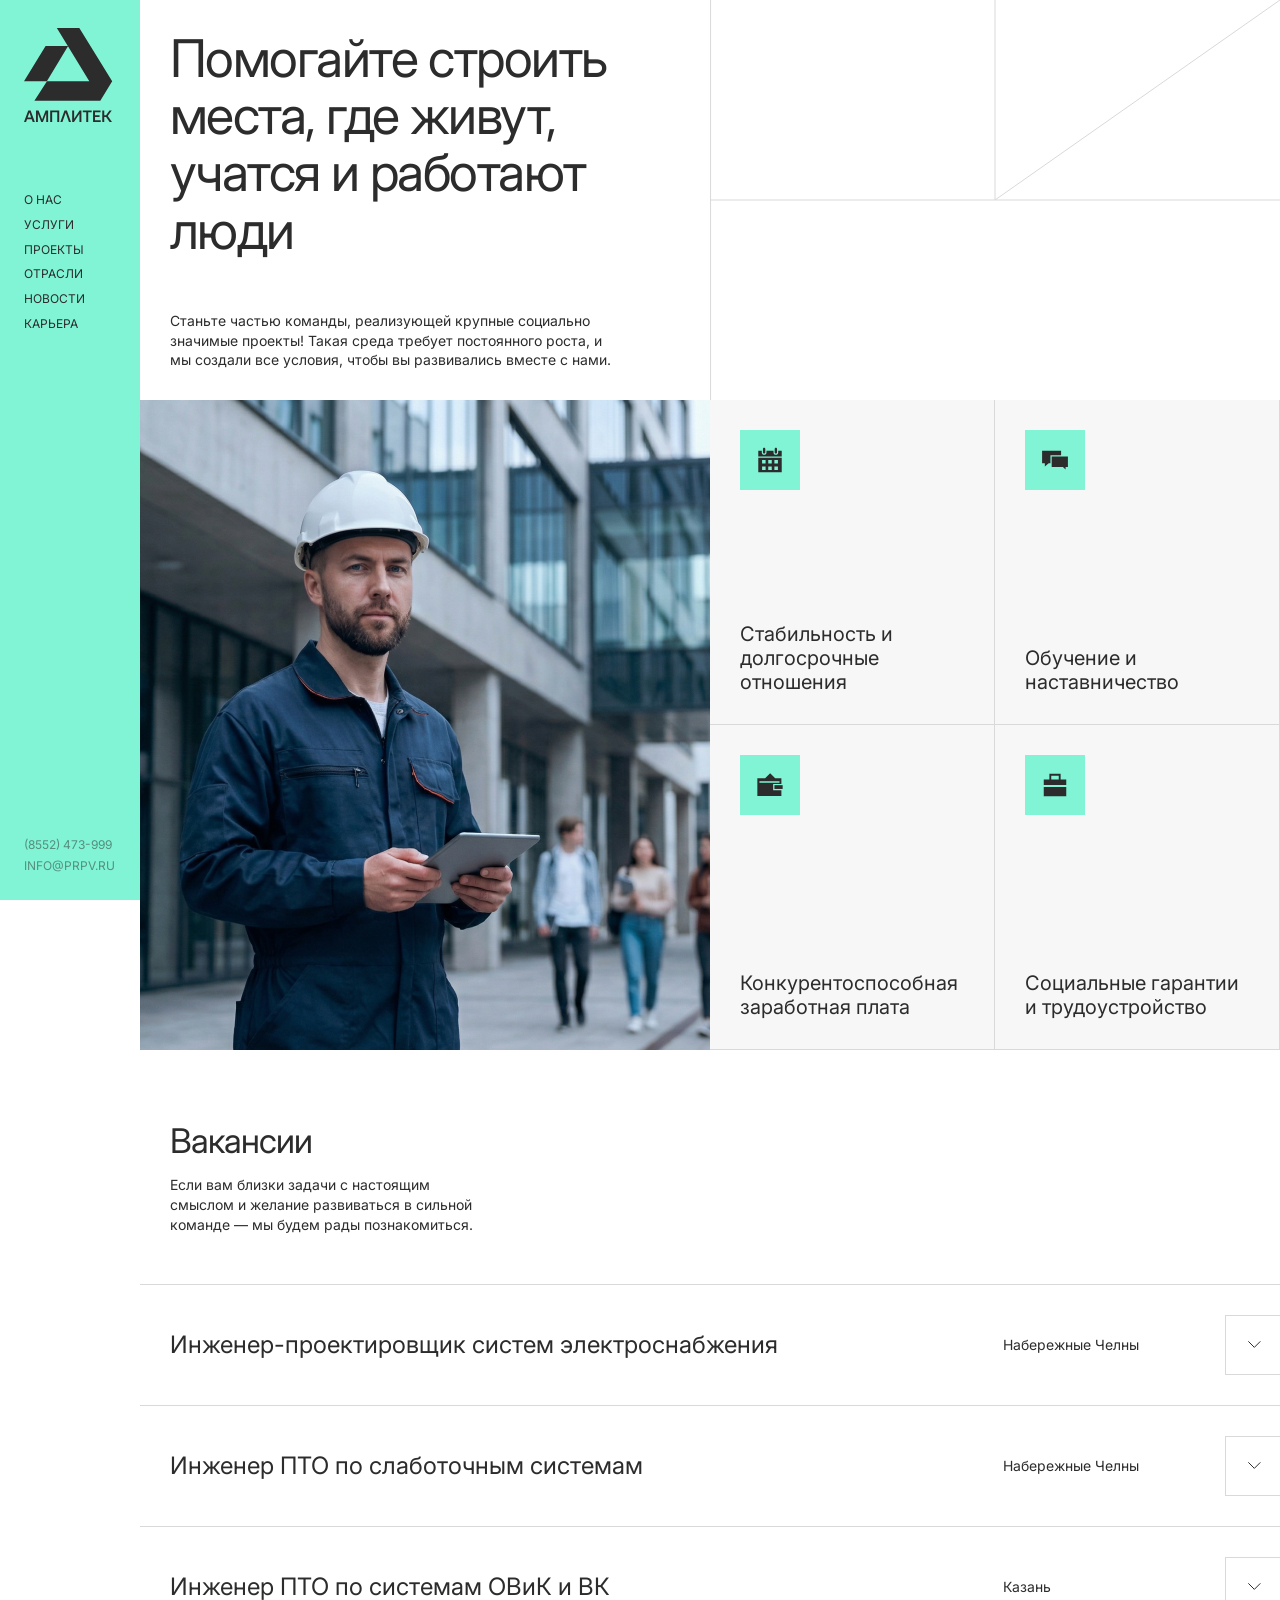
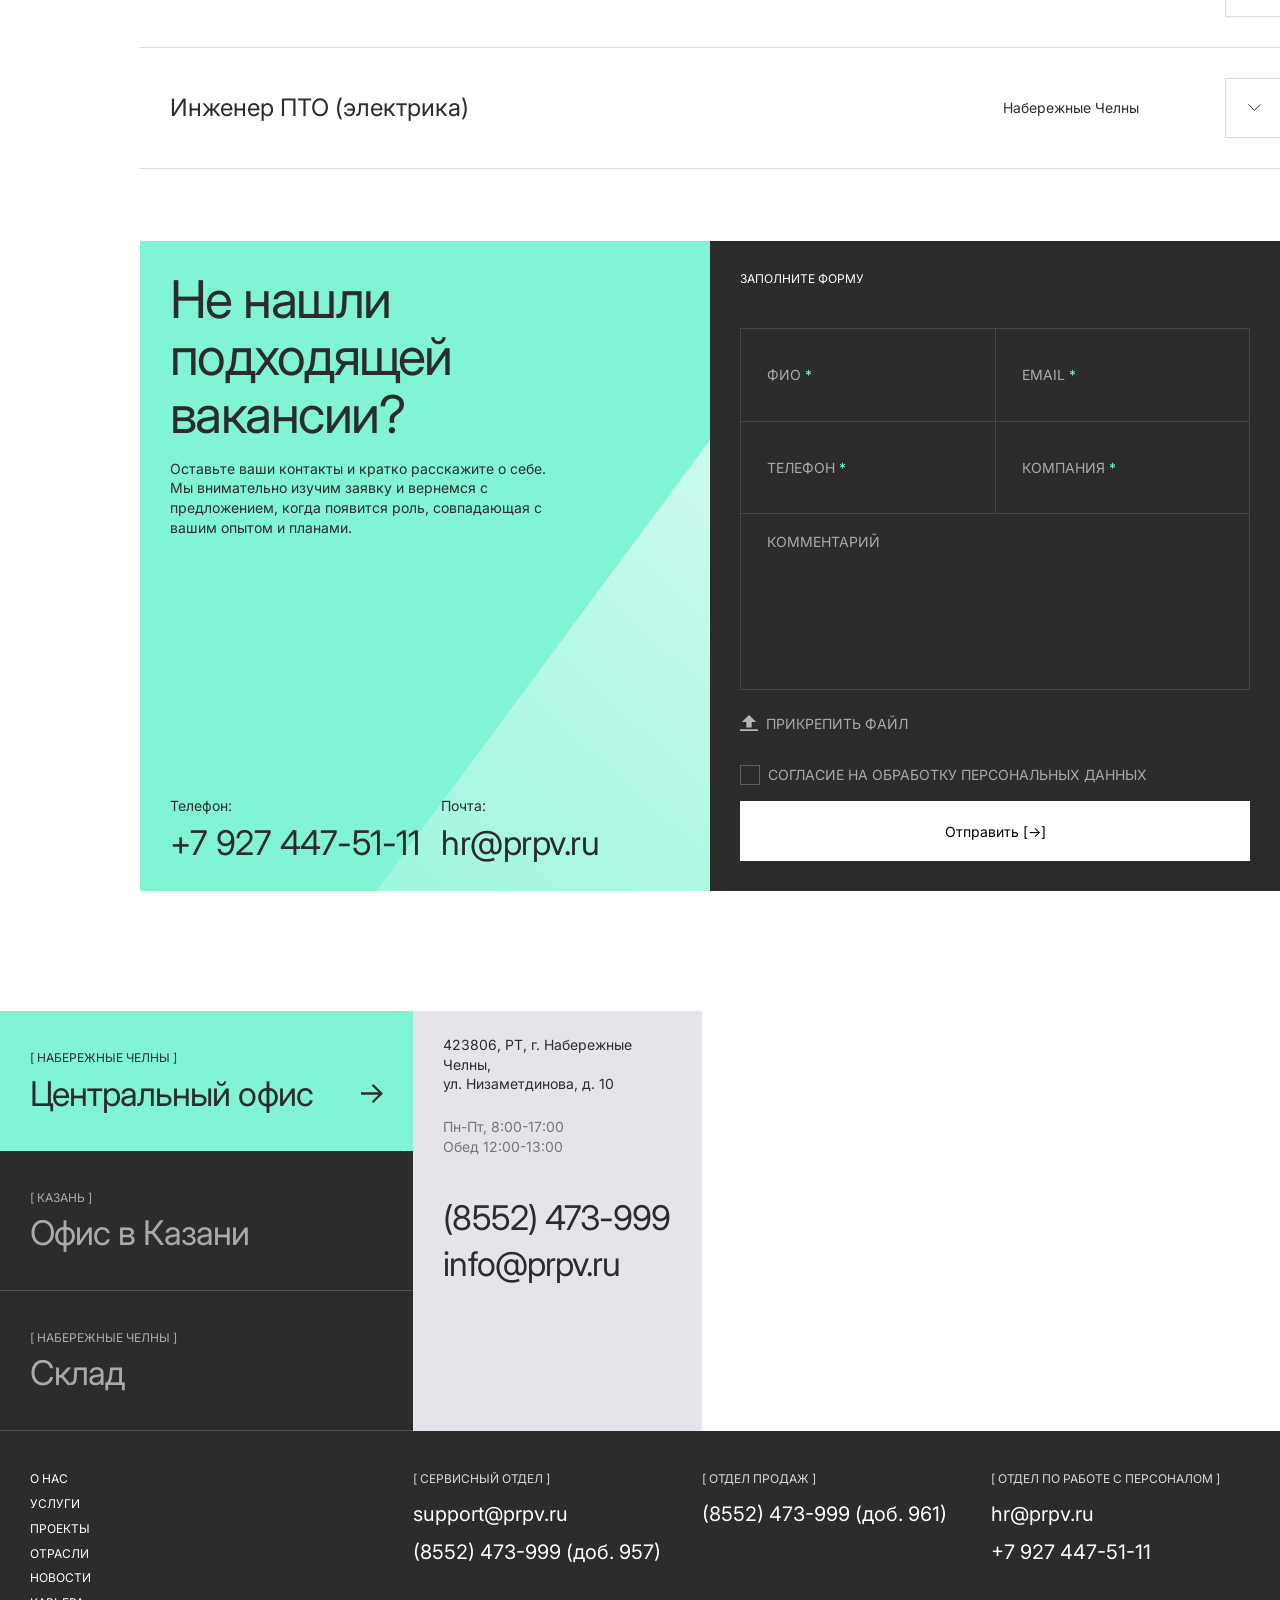
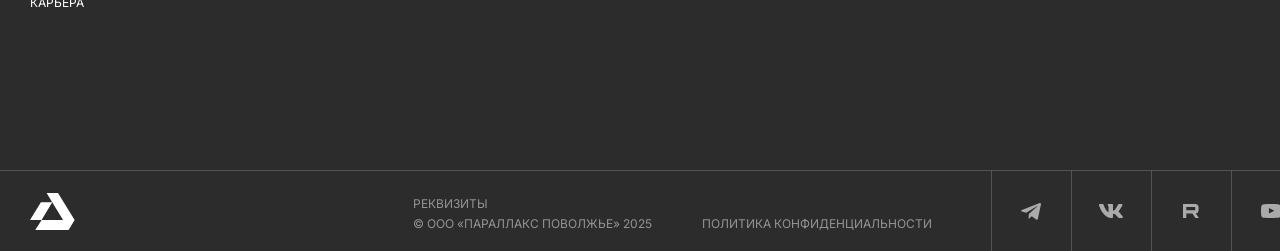
<file: career.html>
<!DOCTYPE html>
<html lang="ru">
	<head>
		<meta charset="UTF-8" />
		<meta name="viewport" content="width=device-width, initial-scale=1.0" />
		<title>Карьера — АМПЛИТЕК</title>
		<link rel="preconnect" href="https://fonts.googleapis.com" />
		<link rel="preconnect" href="https://fonts.gstatic.com" crossorigin />
		<link
			href="https://fonts.googleapis.com/css2?family=Inter:wght@400;500&display=swap"
			rel="stylesheet"
		/>
		<link
			rel="stylesheet"
			href="css/swiper-bundle.min.css"
		/>
		<link
			rel="stylesheet"
			href="css/fancybox.css"
		/>
		<link rel="stylesheet" href="css/aos.css" />
		<link rel="stylesheet" href="css/style.css?ver=2f333" />
	</head>
	<body>
		<header class="mobile-header">
			<a href="/" class="mobile-header__logo" aria-label="АМПЛИТЕК">
				<img src="img/logo-mobile.svg" />
			</a>
		</header>

		<!-- Burger -->
		<button class="burger" id="burger" aria-label="Меню">
			<span class="burger__line"></span>
			<span class="burger__line"></span>
			<span class="burger__line"></span>
		</button>

		<!-- Overlay -->
		<div class="sidebar-overlay" id="sidebarOverlay"></div>

		<!-- Sidebar -->
		<aside class="sidebar" id="sidebar">
			<!-- Mobile header -->
			<div class="sidebar__mob-header">
				<a href="/" class="sidebar__mob-logo" aria-label="АМПЛИТЕК">
					<img src="img/logo-mobile.svg" alt="АМПЛИТЕК" />
				</a>
				<button class="sidebar__close" id="sidebarClose" aria-label="Закрыть">
					<svg width="18" height="18" viewBox="0 0 18 18" fill="none" xmlns="http://www.w3.org/2000/svg"><path d="M1 1L17 17M17 1L1 17" stroke="#2C2C2C" stroke-width="1.5" stroke-linecap="round"/></svg>
				</button>
			</div>
			<!-- Desktop + mobile nav -->
			<div class="sidebar__content">
				<a href="/" class="sidebar__logo" aria-label="АМПЛИТЕК">
					<img src="img/logo.svg" />
				</a>
				<nav class="sidebar__nav">
					<a href="about.html">о нас</a>
					<a href="services.html">Услуги</a>
					<a href="projects.html">проекты</a>
					<a href="industries.html">отрасли</a>
					<a href="news.html">новости</a>
					<a href="career.html">карьера</a>					
				</nav>
			</div>
			<!-- Desktop contacts -->
			<div class="sidebar__contacts">
				<a href="tel:+78552473999">(8552) 473-999</a>
				<a href="mailto:info@prpv.ru">info@prpv.ru</a>
			</div>
			<!-- Mobile footer -->
			<div class="sidebar__mob-footer">
				<div class="sidebar__mob-depts">
					<div class="sidebar__mob-dept">
						<span class="label">[ Сервисный отдел ]</span>
						<a href="mailto:support@prpv.ru">support@prpv.ru</a>
						<a href="tel:+78552473957">(8552) 473-999 (доб. 957)</a>
					</div>
					<div class="sidebar__mob-dept">
						<span class="label">[ Отдел продаж ]</span>
						<a href="tel:+78552473961">(8552) 473-999 (доб. 961)</a>
					</div>
					<div class="sidebar__mob-dept">
						<span class="label">[ Отдел по работе с персоналом ]</span>
						<a href="mailto:hr@prpv.ru">hr@prpv.ru</a>
						<a href="tel:+79274475111">+7 927 447-51-11</a>
					</div>
				</div>
				<div class="sidebar__mob-socials">
					<a href="#" class="sidebar__mob-social" aria-label="Telegram"><svg xmlns="http://www.w3.org/2000/svg" width="20" height="17" viewBox="0 0 20 17" fill="none"><path opacity="0.6" d="M19.9362 1.51976L16.9062 15.7048C16.6802 16.7038 16.1002 16.9288 15.2622 16.4778L10.7172 13.1258L8.49216 15.2528C8.26716 15.4788 8.04116 15.7048 7.52516 15.7048L7.88016 11.0298L16.3582 3.32576C16.7122 2.97076 16.2612 2.84176 15.8102 3.13276L5.26916 9.77276L0.723157 8.38676C-0.275843 8.06476 -0.275843 7.38676 0.949157 6.93676L18.6142 0.0697602C19.4842 -0.18824 20.2262 0.26376 19.9362 1.51976Z" fill="#2C2C2C"/></svg></a>
					<a href="#" class="sidebar__mob-social" aria-label="VK"><svg xmlns="http://www.w3.org/2000/svg" width="24" height="14" viewBox="0 0 24 14" fill="none"><path opacity="0.6" fill-rule="evenodd" clip-rule="evenodd" d="M23.45 0.948C23.616 0.402 23.45 0 22.655 0H20.03C19.362 0 19.054 0.347 18.887 0.73C18.887 0.73 17.552 3.926 15.661 6.002C15.049 6.604 14.771 6.795 14.437 6.795C14.27 6.795 14.019 6.604 14.019 6.057V0.948C14.019 0.292 13.835 0 13.279 0H9.151C8.734 0 8.483 0.304 8.483 0.593C8.483 1.214 9.429 1.358 9.526 3.106V6.904C9.526 7.737 9.373 7.888 9.039 7.888C8.149 7.888 5.984 4.677 4.699 1.003C4.45 0.288 4.198 0 3.527 0H0.9C0.15 0 0 0.347 0 0.73C0 1.412 0.89 4.8 4.145 9.281C6.315 12.341 9.37 14 12.153 14C13.822 14 14.028 13.632 14.028 12.997V10.684C14.028 9.947 14.186 9.8 14.715 9.8C15.105 9.8 15.772 9.992 17.33 11.467C19.11 13.216 19.403 14 20.405 14H23.03C23.78 14 24.156 13.632 23.94 12.904C23.702 12.18 22.852 11.129 21.725 9.882C21.113 9.172 20.195 8.407 19.916 8.024C19.527 7.533 19.638 7.314 19.916 6.877C19.916 6.877 23.116 2.451 23.449 0.948" fill="#2C2C2C"/></svg></a>
					<a href="#" class="sidebar__mob-social" aria-label="Rutube"><svg width="16" height="14" viewBox="0 0 16 14" fill="none" xmlns="http://www.w3.org/2000/svg"><path opacity="0.6" d="M11.1072 6.36077H3.30772V3.08736H11.1072C11.5628 3.08736 11.8796 3.17159 12.0386 3.31866C12.1975 3.46574 12.296 3.73853 12.296 4.13702V5.31239C12.296 5.73224 12.1975 6.00502 12.0386 6.15211C11.8796 6.29917 11.5628 6.36205 11.1072 6.36205V6.36077ZM11.6423 0.0012518H0V14H3.30772V9.44563H9.40354L12.296 14H16L12.8109 9.42427C13.9867 9.23947 14.5146 8.85731 14.95 8.22752C15.3854 7.59774 15.6038 6.59082 15.6038 5.24701V4.19737C15.6038 3.40037 15.5242 2.77058 15.3854 2.28788C15.2466 1.80515 15.0094 1.3853 14.6724 1.00817C14.3165 0.65117 13.9202 0.399743 13.4445 0.231297C12.9687 0.0842335 12.3743 0 11.6423 0V0.0012518Z" fill="#2C2C2C"/></svg></a>
					<a href="#" class="sidebar__mob-social" aria-label="YouTube"><svg width="20" height="14" viewBox="0 0 20 14" fill="none" xmlns="http://www.w3.org/2000/svg"><path opacity="0.6" fill-rule="evenodd" clip-rule="evenodd" d="M7.935 9.58282V3.98919L13.338 6.79596L7.935 9.58282ZM19.8 3.02076C19.8 3.02076 19.605 1.64823 19.005 1.04408C18.245 0.251813 17.392 0.247832 17.001 0.201052C14.203 1.33481e-07 10.004 0 10.004 0H9.996C9.996 0 5.798 1.33481e-07 2.999 0.201052C2.608 0.247832 1.756 0.250817 0.995 1.04408C0.395 1.64823 0.2 3.02076 0.2 3.02076C0.2 3.02076 0 4.63117 0 6.24257V7.75245C0 9.36286 0.2 10.9743 0.2 10.9743C0.2 10.9743 0.395 12.3458 0.995 12.95C1.755 13.7432 2.755 13.7173 3.2 13.8009C4.8 13.9532 10 14 10 14C10 14 14.203 13.994 17.001 13.793C17.392 13.7462 18.245 13.7432 19.005 12.95C19.605 12.3458 19.8 10.9743 19.8 10.9743C19.8 10.9743 20 9.36286 20 7.75245V6.24257C20 4.63117 19.8 3.02076 19.8 3.02076Z" fill="#2C2C2C"/></svg></a>
				</div>
			</div>
		</aside>

		<!-- Main -->
		<main class="main">
			<!-- 1. HERO -->
			<section class="page-hero page-hero--light" id="career-hero">
				<div class="page-hero__content">
					<div class="page-hero__title-row">
						<h1 class="page-hero__heading reveal-text">
							Помогайте строить места, где живут, учатся и работают люди
						</h1>
					</div>
					<p class="text page-hero__desc reveal-text" delay="0.3s">
						Станьте частью команды, реализующей крупные социально значимые проекты! Такая среда требует постоянного роста, и мы создали все условия, чтобы вы развивались вместе с нами.
					</p>
				</div>
				<div class="page-hero__deco">
						<svg class="deco-lines" viewBox="0 0 100 100" preserveAspectRatio="none" aria-hidden="true">
							<line class="deco-line deco-line--1" pathLength="1" x1="0.1" y1="0" x2="0.1" y2="100" vector-effect="non-scaling-stroke"/>
							<line class="deco-line deco-line--2" pathLength="1" x1="50" y1="0" x2="50" y2="50" vector-effect="non-scaling-stroke"/>
							<line class="deco-line deco-line--3" pathLength="1" x1="0" y1="50" x2="100" y2="50" vector-effect="non-scaling-stroke"/>
							<line class="deco-line deco-line--4" pathLength="1" x1="100" y1="0" x2="50" y2="50" vector-effect="non-scaling-stroke"/>
						</svg>
				</div>
			</section>

			<!-- 2. BENEFITS -->
			<section class="career-benefits" id="benefits">
				<div class="career-benefits__photo js-bg-zoom">
					<img class="bg-layer" src="img/career/benefits-photo.jpg" alt="" />
				</div>
				<div class="career-benefits__cards">
					<div class="benefit-card" data-aos="fade-zoom-in" data-aos-delay="0">
						<div class="benefit-card__icon">
							<img
								src="img/career/icon-calendar.svg"
								alt=""
								width="30"
								height="30"
							/>
						</div>
						<h3 class="benefit-card__title">
							Стабильность и долгосрочные отношения
						</h3>
					</div>

					<div class="benefit-card" data-aos="fade-zoom-in" data-aos-delay="200">
						<div class="benefit-card__icon">
							<img
								src="img/career/icon-chat.svg"
								alt=""
								width="32"
								height="32"
							/>
						</div>
						<h3 class="benefit-card__title">Обучение и наставничество</h3>
					</div>

					<div class="benefit-card" data-aos="fade-zoom-in" data-aos-delay="400">
						<div class="benefit-card__icon">
							<img
								src="img/career/icon-cash.svg"
								alt=""
								width="28"
								height="28"
							/>
						</div>
						<h3 class="benefit-card__title">
							Конкурентоспособная заработная плата
						</h3>
					</div>

					<div class="benefit-card" data-aos="fade-zoom-in" data-aos-delay="600">
						<div class="benefit-card__icon">
							<img
								src="img/career/icon-briefcase.svg"
								alt=""
								width="28"
								height="28"
							/>
						</div>
						<h3 class="benefit-card__title">
							Социальные гарантии и трудоустройство
						</h3>
					</div>
				</div>
			</section>

			<!-- 3. VACANCIES -->
			<section class="career-vacancies" id="vacancies">
				<div class="career-vacancies__header">
					<h2 class="reveal-text">Вакансии</h2>
					<p class="career-vacancies__desc reveal-text" delay="0.3s">
						Если вам близки задачи с настоящим смыслом и желание развиваться в сильной команде — мы будем рады познакомиться.
					</p>
				</div>
				<div class="vacancy-list" id="vacancyList">

					<div class="vacancy-item" data-aos="fade-up" data-aos-delay="0">
						<div class="vacancy-item__header">
							<h3 class="vacancy-item__title">Инженер-проектировщик систем электроснабжения</h3>
							<span class="vacancy-item__city">Набережные Челны</span>
							<button class="vacancy-item__toggle" aria-label="Открыть вакансию">
								<svg width="13" height="8" viewBox="0 0 13 8" fill="none" xmlns="http://www.w3.org/2000/svg">
									<path d="M0.355469 0.353516L6.35547 6.35352L12.3555 0.353516" stroke="#2C2C2C"/>
								</svg>
							</button>
						</div>
						<div class="vacancy-item__body">
							<div class="vacancy-item__row">
								<div class="vacancy-item__label">Обязанности</div>
								<div class="vacancy-item__content">
									<ul>
										<li>Разработка разделов ЭМ, ЭО, ЭС в составе проектной и рабочей документации</li>
										<li>Согласование технических решений с заказчиком и смежными специалистами</li>
										<li>Подбор оборудования, составление спецификаций и смет</li>
										<li>Участие в авторском надзоре на объектах</li>
									</ul>
								</div>
							</div>
							<div class="vacancy-item__row">
								<div class="vacancy-item__label">Требования</div>
								<div class="vacancy-item__content">
									<ul>
										<li>Высшее техническое образование (электроэнергетика, электротехника)</li>
										<li>Опыт проектирования от 2 лет</li>
										<li>Знание нормативной базы: ПУЭ, СП, ГОСТ</li>
										<li>Уверенное владение AutoCAD, желательно Revit</li>
									</ul>
								</div>
							</div>
							<div class="vacancy-item__row">
								<div class="vacancy-item__label">Условия</div>
								<div class="vacancy-item__content">
									<ul>
										<li>Официальное трудоустройство, белая зарплата</li>
										<li>График 5/2, гибкое начало рабочего дня</li>
										<li>Корпоративное обучение и участие в профессиональных конференциях</li>
										<li>Современный офис в г. Набережные Челны</li>
									</ul>
								</div>
							</div>
							<div class="vacancy-item__footer">
								<a href="#cta" class="btn vacancy-item__apply">Откликнуться [→]</a>
							</div>
						</div>
					</div>

					<div class="vacancy-item" data-aos="fade-up" data-aos-delay="100">
						<div class="vacancy-item__header">
							<h3 class="vacancy-item__title">Инженер ПТО по слаботочным системам</h3>
							<span class="vacancy-item__city">Набережные Челны</span>
							<button class="vacancy-item__toggle" aria-label="Открыть вакансию">
								<svg width="13" height="8" viewBox="0 0 13 8" fill="none" xmlns="http://www.w3.org/2000/svg">
									<path d="M0.355469 0.353516L6.35547 6.35352L12.3555 0.353516" stroke="#2C2C2C"/>
								</svg>
							</button>
						</div>
						<div class="vacancy-item__body">
							<div class="vacancy-item__row">
								<div class="vacancy-item__label">Обязанности</div>
								<div class="vacancy-item__content">
									<ul>
										<li>Ведение производственно-технической документации по слаботочным системам</li>
										<li>Контроль монтажа видеонаблюдения, СКУД, систем связи</li>
										<li>Взаимодействие с подрядчиками и заказчиком</li>
										<li>Сдача исполнительной документации</li>
									</ul>
								</div>
							</div>
							<div class="vacancy-item__row">
								<div class="vacancy-item__label">Требования</div>
								<div class="vacancy-item__content">
									<ul>
										<li>Опыт работы инженером ПТО от 1 года</li>
										<li>Знание слаботочных систем (ОПС, СКУД, видеонаблюдение, СКС)</li>
										<li>Умение читать рабочую документацию</li>
									</ul>
								</div>
							</div>
							<div class="vacancy-item__row">
								<div class="vacancy-item__label">Условия</div>
								<div class="vacancy-item__content">
									<ul>
										<li>Официальное трудоустройство</li>
										<li>Работа на объектах в г. Набережные Челны и РТ</li>
										<li>Стабильная выплата заработной платы</li>
									</ul>
								</div>
							</div>
							<div class="vacancy-item__footer">
								<a href="#cta" class="btn vacancy-item__apply">Откликнуться [→]</a>
							</div>
						</div>
					</div>

					<div class="vacancy-item" data-aos="fade-up" data-aos-delay="200">
						<div class="vacancy-item__header">
							<h3 class="vacancy-item__title">Инженер ПТО по системам ОВиК и ВК</h3>
							<span class="vacancy-item__city">Казань</span>
							<button class="vacancy-item__toggle" aria-label="Открыть вакансию">
								<svg width="13" height="8" viewBox="0 0 13 8" fill="none" xmlns="http://www.w3.org/2000/svg">
									<path d="M0.355469 0.353516L6.35547 6.35352L12.3555 0.353516" stroke="#2C2C2C"/>
								</svg>
							</button>
						</div>
						<div class="vacancy-item__body">
							<div class="vacancy-item__row">
								<div class="vacancy-item__label">Обязанности</div>
								<div class="vacancy-item__content">
									<ul>
										<li>Техническое сопровождение монтажа систем вентиляции, отопления, водоснабжения</li>
										<li>Проверка исполнительной документации</li>
										<li>Контроль качества выполненных работ</li>
										<li>Взаимодействие с проектировщиками и монтажными бригадами</li>
									</ul>
								</div>
							</div>
							<div class="vacancy-item__row">
								<div class="vacancy-item__label">Требования</div>
								<div class="vacancy-item__content">
									<ul>
										<li>Опыт работы инженером ПТО от 2 лет</li>
										<li>Знание разделов ОВ, ВК, ТС</li>
										<li>Готовность к командировкам в пределах РТ</li>
									</ul>
								</div>
							</div>
							<div class="vacancy-item__row">
								<div class="vacancy-item__label">Условия</div>
								<div class="vacancy-item__content">
									<ul>
										<li>Офис в г. Казань</li>
										<li>Официальное трудоустройство, оклад + премии</li>
										<li>Корпоративный транспорт для выездов на объекты</li>
									</ul>
								</div>
							</div>
							<div class="vacancy-item__footer">
								<a href="#cta" class="btn vacancy-item__apply">Откликнуться [→]</a>
							</div>
						</div>
					</div>

					<div class="vacancy-item" data-aos="fade-up" data-aos-delay="300">
						<div class="vacancy-item__header">
							<h3 class="vacancy-item__title">Инженер ПТО (электрика)</h3>
							<span class="vacancy-item__city">Набережные Челны</span>
							<button class="vacancy-item__toggle" aria-label="Открыть вакансию">
								<svg width="13" height="8" viewBox="0 0 13 8" fill="none" xmlns="http://www.w3.org/2000/svg">
									<path d="M0.355469 0.353516L6.35547 6.35352L12.3555 0.353516" stroke="#2C2C2C"/>
								</svg>
							</button>
						</div>
						<div class="vacancy-item__body">
							<div class="vacancy-item__row">
								<div class="vacancy-item__label">Обязанности</div>
								<div class="vacancy-item__content">
									<ul>
										<li>Ведение исполнительной документации по электроснабжению и освещению</li>
										<li>Контроль производства работ на объектах</li>
										<li>Взаимодействие с проектировщиками и монтажными бригадами</li>
									</ul>
								</div>
							</div>
							<div class="vacancy-item__row">
								<div class="vacancy-item__label">Требования</div>
								<div class="vacancy-item__content">
									<ul>
										<li>Опыт работы инженером ПТО от 1 года</li>
										<li>Знание раздела ЭМ, ЭО</li>
										<li>Умение работать с исполнительной и проектной документацией</li>
									</ul>
								</div>
							</div>
							<div class="vacancy-item__row">
								<div class="vacancy-item__label">Условия</div>
								<div class="vacancy-item__content">
									<ul>
										<li>Официальное трудоустройство</li>
										<li>Стабильный оклад, выплата 2 раза в месяц</li>
										<li>Молодой и профессиональный коллектив</li>
									</ul>
								</div>
							</div>
							<div class="vacancy-item__footer">
								<a href="#cta" class="btn vacancy-item__apply">Откликнуться [→]</a>
							</div>
						</div>
					</div>

				</div>
			</section>

			<section class="service-cta" id="cta">
				<!-- Left: CTA panel (accent green) -->
				<div class="service-cta__left accent-tri-right" data-aos="fade-up" data-aos-delay="0">
					<div class="service-cta__text">
						<h2 class="service-cta__headline reveal-text">Не нашли подходящей вакансии?</h2>
						<p class="service-cta__desc">
							Оставьте ваши контакты и кратко расскажите о себе. Мы внимательно
							изучим заявку и вернемся с предложением, когда появится роль,
							совпадающая с вашим опытом и планами.
						</p>
					</div>

					<div class="service-cta__phone-block">
						<div class="service-cta__phone-bottom">
							<div class="service-cta__phone-row">
								<div class="service-cta__phone-label">Телефон:</div>
								<div class="service-cta__phone">+7 927 447-51-11</div>
							</div>
							<div class="service-cta__phone-row">
								<div class="service-cta__phone-label">Почта:</div>
								<div class="service-cta__phone">hr@prpv.ru</div>
							</div>
						</div>
					</div>
				</div>

				<!-- Right: Form panel (dark) -->
				<div class="service-cta__right" data-aos="fade-up" data-aos-delay="200">
					<p class="service-cta__form-tag">заполните форму</p>

					<form class="cta-form" id="ctaForm" novalidate>
						<div class="cta-form__fields">
							<!-- Row 1 -->
							<div class="cta-form__field" data-required data-validate="name">
								<div class="cta-form__field_inner">
									<input
										class="cta-form__input"
										id="sf-name"
										type="text"
										name="name"
										placeholder=" "
										autocomplete="name"
									/>
									<label class="cta-form__label" for="sf-name"
										>ФИО <span class="cta-form__req">*</span></label
									>
								</div>
							</div>
							<div class="cta-form__field" data-required data-validate="email">
								<div class="cta-form__field_inner">
									<input
										class="cta-form__input"
										id="sf-email"
										type="email"
										name="email"
										placeholder=" "
										autocomplete="email"
									/>
									<label class="cta-form__label" for="sf-email"
										>EMAIL <span class="cta-form__req">*</span></label
									>
								</div>
							</div>
							<!-- Row 2 -->
							<div class="cta-form__field" data-required data-validate="phone">
								<div class="cta-form__field_inner">
									<input
										class="cta-form__input"
										id="sf-phone"
										type="tel"
										name="phone"
										placeholder=" "
										autocomplete="tel"
									/>
									<label class="cta-form__label" for="sf-phone"
										>Телефон <span class="cta-form__req">*</span></label
									>
								</div>
							</div>
							<div
								class="cta-form__field"
								data-required
								data-validate="company"
							>
								<div class="cta-form__field_inner">
									<input
										class="cta-form__input"
										id="sf-company"
										type="text"
										name="company"
										placeholder=" "
										autocomplete="organization"
									/>
									<label class="cta-form__label" for="sf-company"
										>Компания <span class="cta-form__req">*</span></label
									>
								</div>
							</div>
							<!-- Row 3 — full width textarea -->
							<div class="cta-form__field cta-form__field--full">
								<div class="cta-form__field_inner">
									<textarea
										class="cta-form__textarea"
										id="sf-comment"
										name="comment"
										placeholder=" "
									></textarea>
									<label class="cta-form__label" for="sf-comment"
										>Комментарий</label
									>
								</div>
							</div>
						</div>

						<!-- Attach file -->
						<div class="cta-form__attach-row">
							<label class="cta-form__attach" for="sf-file">
								<svg
									width="18"
									height="16"
									viewBox="0 0 18 16"
									fill="none"
									xmlns="http://www.w3.org/2000/svg"
									aria-hidden="true"
								>
									<path
										opacity="0.8"
										d="M11.7 7.11111V12.4444H6.3V7.11111H1.8L9 0L16.2 7.11111H11.7ZM0 14.2222H18V16H0V14.2222Z"
										fill="#D9D9D9"
									/>
								</svg>
								<span>Прикрепить файл</span>
								<input
									id="sf-file"
									type="file"
									name="file"
									style="display: none"
								/>
							</label>
							<span class="cta-form__file-name" id="ctaFileName"></span>
						</div>
						<div class="cta-form__error-msg" id="ctaErrorMsg"></div>

						<div class="cta-form__footer">
							<label class="cta-form__consent" id="ctaConsent">
								<span class="cta-form__checkbox" id="ctaCheckbox">
									<svg
										class="cta-form__checkbox-mark"
										width="12"
										height="10"
										viewBox="0 0 12 10"
										fill="none"
										xmlns="http://www.w3.org/2000/svg"
									>
										<path
											d="M1 5l3.5 3.5L11 1"
											stroke="#80F4D5"
											stroke-width="1.5"
											stroke-linecap="round"
											stroke-linejoin="round"
										/>
									</svg>
								</span>
								<span class="cta-form__consent-text"
									>Согласие на обработку персональных данных</span
								>
							</label>

							<button class="cta-form__submit" type="submit" id="ctaSubmit">
								Отправить [→]
							</button>
						</div>
					</form>

					<!-- Success toast -->
					<div class="cta-toast" id="ctaToast">
						<div class="cta-toast__bar"></div>
						<p class="cta-toast__text">
							Спасибо! Ваша заявка успешно оформлена, в ближайшее время мы вам
							перезвоним.
						</p>
						<button
							class="cta-toast__close"
							id="ctaToastClose"
							aria-label="Закрыть"
						>
							×
						</button>
					</div>
				</div>
			</section>
		</main>

		<!-- FOOTER -->
		<!-- FOOTER -->
		<footer class="footer" id="contacts">
			<!-- Footer top -->
			<div class="footer__top" id="footerTop">
				<div class="footer__locations">
					<div
						class="location-block location-block--accent is-active"
						data-tab="0"
						role="button"
						tabindex="0"
						aria-pressed="true"
					>
						<span class="location-block__city label">[ Набережные Челны ]</span>
						<div class="location-block__name-row">
							<span class="location-block__name">Центральный офис</span>
							<span class="location-block__arrow">
								<svg
									width="22"
									height="20"
									viewBox="0 0 22 20"
									fill="none"
									xmlns="http://www.w3.org/2000/svg"
								>
									<path
										d="M12.3793 19.0908L10.7386 17.4715L17.4929 10.7172H0V8.37349H17.4929L10.7386 1.64054L12.3793 -8.84533e-05L21.9247 9.54537L12.3793 19.0908Z"
										fill="#2C2C2C"
									/>
								</svg>
							</span>
						</div>
					</div>
					<div
						class="location-block location-block--dark"
						data-tab="1"
						role="button"
						tabindex="0"
						aria-pressed="false"
					>
						<span class="location-block__city label">[ Казань ]</span>
						<div class="location-block__name-row">
							<span class="location-block__name">Офис в Казани</span>
							<span class="location-block__arrow">
								<svg
									width="22"
									height="20"
									viewBox="0 0 22 20"
									fill="none"
									xmlns="http://www.w3.org/2000/svg"
								>
									<path
										d="M12.3793 19.0908L10.7386 17.4715L17.4929 10.7172H0V8.37349H17.4929L10.7386 1.64054L12.3793 -8.84533e-05L21.9247 9.54537L12.3793 19.0908Z"
										fill="#2C2C2C"
									/>
								</svg>
							</span>
						</div>
					</div>
					<div
						class="location-block location-block--dark"
						data-tab="2"
						role="button"
						tabindex="0"
						aria-pressed="false"
					>
						<span class="location-block__city label">[ Набережные Челны ]</span>
						<div class="location-block__name-row">
							<span class="location-block__name">Склад</span>
							<span class="location-block__arrow">
								<svg
									width="22"
									height="20"
									viewBox="0 0 22 20"
									fill="none"
									xmlns="http://www.w3.org/2000/svg"
								>
									<path
										d="M12.3793 19.0908L10.7386 17.4715L17.4929 10.7172H0V8.37349H17.4929L10.7386 1.64054L12.3793 -8.84533e-05L21.9247 9.54537L12.3793 19.0908Z"
										fill="#2C2C2C"
									/>
								</svg>
							</span>
						</div>
					</div>
				</div>
				<div class="footer__panels">
					<div class="footer__panel" data-panel="0">
						<div class="footer__info">
							<p class="text">
								423806, РТ, г. Набережные Челны,<br />ул. Низаметдинова, д. 10
							</p>
							<p class="text footer__schedule">
								Пн-Пт, 8:00-17:00<br />Обед 12:00-13:00
							</p>
							<div class="footer__main-contacts">
								<a href="tel:+78552473999" class="footer__phone"
									>(8552) 473-999</a
								>
								<a href="mailto:info@prpv.ru" class="footer__email"
									>info@prpv.ru</a
								>
							</div>
						</div>
						<div class="footer__map">
							<iframe
								class="footer__map-iframe"
								src="https://yandex.ru/map-widget/v1/?ll=52.4073%2C55.7261&z=16&pt=52.4073%2C55.7261%2Cpm2rdm&l=map&lang=ru_RU"
								title="Карта офиса АМПЛИТЕК"
								allowfullscreen
								loading="lazy"
							></iframe>
						</div>
					</div>
					<div class="footer__panel" data-panel="1" style="display: none">
						<div class="footer__info">
							<p class="text">г. Казань, пр. Ямашева, 45А, этаж 10, офис 2</p>
							<p class="text footer__schedule">
								Пн-Пт, 8:00-17:00<br />Обед 12:00-13:00
							</p>
							<div class="footer__main-contacts">
								<a href="tel:+79050240141" class="footer__phone"
									>8 905 024 01 41</a
								>
								<a href="mailto:info@prpv.ru" class="footer__email"
									>info@prpv.ru</a
								>
							</div>
						</div>
						<div class="footer__map">
							<iframe
								class="footer__map-iframe"
								src="https://yandex.ru/map-widget/v1/?um=constructor%3Afdde8734aa4e234dc018d156c617f0b6d1487db16f9e6f16cadc17bb6cf573c2&source=constructor"
								title="Карта офиса в Казани"
								allowfullscreen
								loading="lazy"
							></iframe>
						</div>
					</div>
					<div class="footer__panel" data-panel="2" style="display: none">
						<div class="footer__info">
							<p class="text">
								423806, РТ, г. Набережные Челны,<br />ул. Низаметдинова, д. 10
							</p>
							<p class="text footer__schedule">
								Пн-Пт, 8:00-17:00<br />Обед 12:00-13:00
							</p>
							<div class="footer__main-contacts">
								<a href="tel:+78552473999" class="footer__phone"
									>(8552) 473-999</a
								>
								<a href="mailto:info@prpv.ru" class="footer__email"
									>info@prpv.ru</a
								>
							</div>
						</div>
						<div class="footer__map">
							<iframe 
								class="footer__map-iframe"
								src="https://yandex.ru/map-widget/v1/?um=constructor%3A199925983e52460764d2b4f36de3015eb293f49233d2de4c96bc3ab8922d51c8&amp;source=constructor" width="100%" frameborder="0">
							</iframe>
						</div>
					</div>
				</div>
			</div>

			<!-- Footer bottom -->
			<div class="footer__bottom">
				<div class="footer__content-area">
					<nav class="footer__nav-col">
						<a href="about.html">о нас</a>
						<a href="services.html">Услуги</a>
						<a href="projects.html">проекты</a>
						<a href="industries.html">отрасли</a>
						<a href="news.html">новости</a>
						<a href="career.html">карьера</a>						
					</nav>
					<div class="footer__depts">
						<div class="footer-contact">
							<span class="footer-contact__dept">[ Сервисный отдел ]</span>
							<a href="mailto:support@prpv.ru" class="footer-contact__value"
								>support@prpv.ru</a
							>
							<a href="tel:+78552473957" class="footer-contact__value"
								>(8552) 473-999 (доб. 957)</a
							>
						</div>
						<div class="footer-contact">
							<span class="footer-contact__dept">[ Отдел продаж ]</span>
							<a href="tel:+78552473961" class="footer-contact__value"
								>(8552) 473-999 (доб. 961)</a
							>
						</div>
						<div class="footer-contact">
							<span class="footer-contact__dept"
								>[ Отдел по работе с персоналом ]</span
							>
							<a href="mailto:hr@prpv.ru" class="footer-contact__value"
								>hr@prpv.ru</a
							>
							<a href="tel:+79274475111" class="footer-contact__value"
								>+7 927 447-51-11</a
							>
						</div>
					</div>
				</div>

				<div class="footer__strip">
				<!-- PC Version -->
				<div class="footer__strip-pc">
					<div class="footer__strip-logo">
						<svg
							width="45"
							height="37"
							viewBox="0 0 45 37"
							fill="none"
							xmlns="http://www.w3.org/2000/svg"
						>
							<path
								d="M28.0028 0H16.6214L22.1847 9.17096H10.93L0 27.0833H11.5792L22.2487 9.27749L33.0507 27.0833H11.6283L5.26389 36.9954L38.6129 37L44.6299 27.0833L28.0028 0Z"
								fill="white"
							/>
						</svg>
					</div>
					<div class="footer__depts">
						<div class="footer__strip-legal">
							<a href="#" class="label">реквизиты</a>
							<span class="label">© ООО «Параллакс Поволжье» 2025</span>
						</div>
							<div class="footer__strip-privacy">
								<a href="#" class="label">политика конфиденциальности</a>
							</div>
					<div class="footer__socials">
						<a href="#" class="footer__social-icon" aria-label="Telegram">
							<svg
								xmlns="http://www.w3.org/2000/svg"
								width="20"
								height="17"
								viewBox="0 0 20 17"
								fill="none"
							>
								<path
									opacity="0.6"
									d="M19.9362 1.51976L16.9062 15.7048C16.6802 16.7038 16.1002 16.9288 15.2622 16.4778L10.7172 13.1258L8.49216 15.2528C8.26716 15.4788 8.04116 15.7048 7.52516 15.7048L7.88016 11.0298L16.3582 3.32576C16.7122 2.97076 16.2612 2.84176 15.8102 3.13276L5.26916 9.77276L0.723157 8.38676C-0.275843 8.06476 -0.275843 7.38676 0.949157 6.93676L18.6142 0.0697602C19.4842 -0.18824 20.2262 0.26376 19.9362 1.51976Z"
									fill="white"
								/>
							</svg>
						</a>
						<a href="#" class="footer__social-icon" aria-label="VK">
							<svg
								xmlns="http://www.w3.org/2000/svg"
								width="24"
								height="14"
								viewBox="0 0 24 14"
								fill="none"
							>
								<path
									opacity="0.6"
									fill-rule="evenodd"
									clip-rule="evenodd"
									d="M23.45 0.948C23.616 0.402 23.45 0 22.655 0H20.03C19.362 0 19.054 0.347 18.887 0.73C18.887 0.73 17.552 3.926 15.661 6.002C15.049 6.604 14.771 6.795 14.437 6.795C14.27 6.795 14.019 6.604 14.019 6.057V0.948C14.019 0.292 13.835 0 13.279 0H9.151C8.734 0 8.483 0.304 8.483 0.593C8.483 1.214 9.429 1.358 9.526 3.106V6.904C9.526 7.737 9.373 7.888 9.039 7.888C8.149 7.888 5.984 4.677 4.699 1.003C4.45 0.288 4.198 0 3.527 0H0.9C0.15 0 0 0.347 0 0.73C0 1.412 0.89 4.8 4.145 9.281C6.315 12.341 9.37 14 12.153 14C13.822 14 14.028 13.632 14.028 12.997V10.684C14.028 9.947 14.186 9.8 14.715 9.8C15.105 9.8 15.772 9.992 17.33 11.467C19.11 13.216 19.403 14 20.405 14H23.03C23.78 14 24.156 13.632 23.94 12.904C23.702 12.18 22.852 11.129 21.725 9.882C21.113 9.172 20.195 8.407 19.916 8.024C19.527 7.533 19.638 7.314 19.916 6.877C19.916 6.877 23.116 2.451 23.449 0.948"
									fill="white"
								/>
							</svg>
						</a>
						<a href="#" class="footer__social-icon" aria-label="Rutube">
							<svg
								width="16"
								height="14"
								viewBox="0 0 16 14"
								fill="none"
								xmlns="http://www.w3.org/2000/svg"
							>
								<path
									opacity="0.6"
									d="M11.1072 6.36077H3.30772V3.08736H11.1072C11.5628 3.08736 11.8796 3.17159 12.0386 3.31866C12.1975 3.46574 12.296 3.73853 12.296 4.13702V5.31239C12.296 5.73224 12.1975 6.00502 12.0386 6.15211C11.8796 6.29917 11.5628 6.36205 11.1072 6.36205V6.36077ZM11.6423 0.0012518H0V14H3.30772V9.44563H9.40354L12.296 14H16L12.8109 9.42427C13.9867 9.23947 14.5146 8.85731 14.95 8.22752C15.3854 7.59774 15.6038 6.59082 15.6038 5.24701V4.19737C15.6038 3.40037 15.5242 2.77058 15.3854 2.28788C15.2466 1.80515 15.0094 1.3853 14.6724 1.00817C14.3165 0.65117 13.9202 0.399743 13.4445 0.231297C12.9687 0.0842335 12.3743 0 11.6423 0V0.0012518Z"
									fill="white"
								/>
							</svg>
						</a>
						<a href="#" class="footer__social-icon" aria-label="YouTube">
							<svg
								width="20"
								height="14"
								viewBox="0 0 20 14"
								fill="none"
								xmlns="http://www.w3.org/2000/svg"
							>
								<path
									opacity="0.6"
									fill-rule="evenodd"
									clip-rule="evenodd"
									d="M7.935 9.58282V3.98919L13.338 6.79596L7.935 9.58282ZM19.8 3.02076C19.8 3.02076 19.605 1.64823 19.005 1.04408C18.245 0.251813 17.392 0.247832 17.001 0.201052C14.203 1.33481e-07 10.004 0 10.004 0H9.996C9.996 0 5.798 1.33481e-07 2.999 0.201052C2.608 0.247832 1.756 0.250817 0.995 1.04408C0.395 1.64823 0.2 3.02076 0.2 3.02076C0.2 3.02076 0 4.63117 0 6.24257V7.75245C0 9.36286 0.2 10.9743 0.2 10.9743C0.2 10.9743 0.395 12.3458 0.995 12.95C1.755 13.7432 2.755 13.7173 3.2 13.8009C4.8 13.9532 10 14 10 14C10 14 14.203 13.994 17.001 13.793C17.392 13.7462 18.245 13.7432 19.005 12.95C19.605 12.3458 19.8 10.9743 19.8 10.9743C19.8 10.9743 20 9.36286 20 7.75245V6.24257C20 4.63117 19.8 3.02076 19.8 3.02076Z"
									fill="white"
								/>
							</svg>
						</a>
					</div>
					</div>
				</div>
				<!-- Mobile Version -->
				<div class="footer__strip-mob">
					<div class="footer__strip-mob-top">
						<div class="footer__strip-logo">
							<svg
								width="45"
								height="37"
								viewBox="0 0 45 37"
								fill="none"
								xmlns="http://www.w3.org/2000/svg"
							>
								<path
									d="M28.0028 0H16.6214L22.1847 9.17096H10.93L0 27.0833H11.5792L22.2487 9.27749L33.0507 27.0833H11.6283L5.26389 36.9954L38.6129 37L44.6299 27.0833L28.0028 0Z"
									fill="white"
								/>
							</svg>
						</div>
						<div class="footer__socials">
							<a href="#" class="footer__social-icon" aria-label="Telegram">
								<svg
									xmlns="http://www.w3.org/2000/svg"
									width="20"
									height="17"
									viewBox="0 0 20 17"
									fill="none"
								>
									<path
										opacity="0.6"
										d="M19.9362 1.51976L16.9062 15.7048C16.6802 16.7038 16.1002 16.9288 15.2622 16.4778L10.7172 13.1258L8.49216 15.2528C8.26716 15.4788 8.04116 15.7048 7.52516 15.7048L7.88016 11.0298L16.3582 3.32576C16.7122 2.97076 16.2612 2.84176 15.8102 3.13276L5.26916 9.77276L0.723157 8.38676C-0.275843 8.06476 -0.275843 7.38676 0.949157 6.93676L18.6142 0.0697602C19.4842 -0.18824 20.2262 0.26376 19.9362 1.51976Z"
										fill="white"
									/>
								</svg>
							</a>
							<a href="#" class="footer__social-icon" aria-label="VK">
								<svg
									xmlns="http://www.w3.org/2000/svg"
									width="24"
									height="14"
									viewBox="0 0 24 14"
									fill="none"
								>
									<path
										opacity="0.6"
										fill-rule="evenodd"
										clip-rule="evenodd"
										d="M23.45 0.948C23.616 0.402 23.45 0 22.655 0H20.03C19.362 0 19.054 0.347 18.887 0.73C18.887 0.73 17.552 3.926 15.661 6.002C15.049 6.604 14.771 6.795 14.437 6.795C14.27 6.795 14.019 6.604 14.019 6.057V0.948C14.019 0.292 13.835 0 13.279 0H9.151C8.734 0 8.483 0.304 8.483 0.593C8.483 1.214 9.429 1.358 9.526 3.106V6.904C9.526 7.737 9.373 7.888 9.039 7.888C8.149 7.888 5.984 4.677 4.699 1.003C4.45 0.288 4.198 0 3.527 0H0.9C0.15 0 0 0.347 0 0.73C0 1.412 0.89 4.8 4.145 9.281C6.315 12.341 9.37 14 12.153 14C13.822 14 14.028 13.632 14.028 12.997V10.684C14.028 9.947 14.186 9.8 14.715 9.8C15.105 9.8 15.772 9.992 17.33 11.467C19.11 13.216 19.403 14 20.405 14H23.03C23.78 14 24.156 13.632 23.94 12.904C23.702 12.18 22.852 11.129 21.725 9.882C21.113 9.172 20.195 8.407 19.916 8.024C19.527 7.533 19.638 7.314 19.916 6.877C19.916 6.877 23.116 2.451 23.449 0.948"
										fill="white"
									/>
								</svg>
							</a>
							<a href="#" class="footer__social-icon" aria-label="Rutube">
								<svg
									width="16"
									height="14"
									viewBox="0 0 16 14"
									fill="none"
									xmlns="http://www.w3.org/2000/svg"
								>
									<path
										opacity="0.6"
										d="M11.1072 6.36077H3.30772V3.08736H11.1072C11.5628 3.08736 11.8796 3.17159 12.0386 3.31866C12.1975 3.46574 12.296 3.73853 12.296 4.13702V5.31239C12.296 5.73224 12.1975 6.00502 12.0386 6.15211C11.8796 6.29917 11.5628 6.36205 11.1072 6.36205V6.36077ZM11.6423 0.0012518H0V14H3.30772V9.44563H9.40354L12.296 14H16L12.8109 9.42427C13.9867 9.23947 14.5146 8.85731 14.95 8.22752C15.3854 7.59774 15.6038 6.59082 15.6038 5.24701V4.19737C15.6038 3.40037 15.5242 2.77058 15.3854 2.28788C15.2466 1.80515 15.0094 1.3853 14.6724 1.00817C14.3165 0.65117 13.9202 0.399743 13.4445 0.231297C12.9687 0.0842335 12.3743 0 11.6423 0V0.0012518Z"
										fill="white"
									/>
								</svg>
							</a>
							<a href="#" class="footer__social-icon" aria-label="YouTube">
								<svg
									width="20"
									height="14"
									viewBox="0 0 20 14"
									fill="none"
									xmlns="http://www.w3.org/2000/svg"
								>
									<path
										opacity="0.6"
										fill-rule="evenodd"
										clip-rule="evenodd"
										d="M7.935 9.58282V3.98919L13.338 6.79596L7.935 9.58282ZM19.8 3.02076C19.8 3.02076 19.605 1.64823 19.005 1.04408C18.245 0.251813 17.392 0.247832 17.001 0.201052C14.203 1.33481e-07 10.004 0 10.004 0H9.996C9.996 0 5.798 1.33481e-07 2.999 0.201052C2.608 0.247832 1.756 0.250817 0.995 1.04408C0.395 1.64823 0.2 3.02076 0.2 3.02076C0.2 3.02076 0 4.63117 0 6.24257V7.75245C0 9.36286 0.2 10.9743 0.2 10.9743C0.2 10.9743 0.395 12.3458 0.995 12.95C1.755 13.7432 2.755 13.7173 3.2 13.8009C4.8 13.9532 10 14 10 14C10 14 14.203 13.994 17.001 13.793C17.392 13.7462 18.245 13.7432 19.005 12.95C19.605 12.3458 19.8 10.9743 19.8 10.9743C19.8 10.9743 20 9.36286 20 7.75245V6.24257C20 4.63117 19.8 3.02076 19.8 3.02076Z"
										fill="white"
									/>
								</svg>
							</a>
						</div>
					</div>
					<div class="footer__strip-mob-bottom">
						<div class="footer__strip-legal">
							<a href="#" class="label">реквизиты</a>
							<span class="label">© ООО «Параллакс Поволжье» 2025</span>
						</div>
						<div class="footer__strip-privacy">
							<a href="#" class="label">политика конфиденциальности</a>
						</div>
					</div>
				</div>
			</div>
		</footer>

		<script src="js/lenis.min.js"></script>
		<script src="js/aos.js"></script>
		<script src="js/fancybox.umd.js"></script>
		<script src="js/swiper-bundle.min.js"></script>
		<script src="js/app.js?ver=5"></script>
	</body>
</html>
</file>
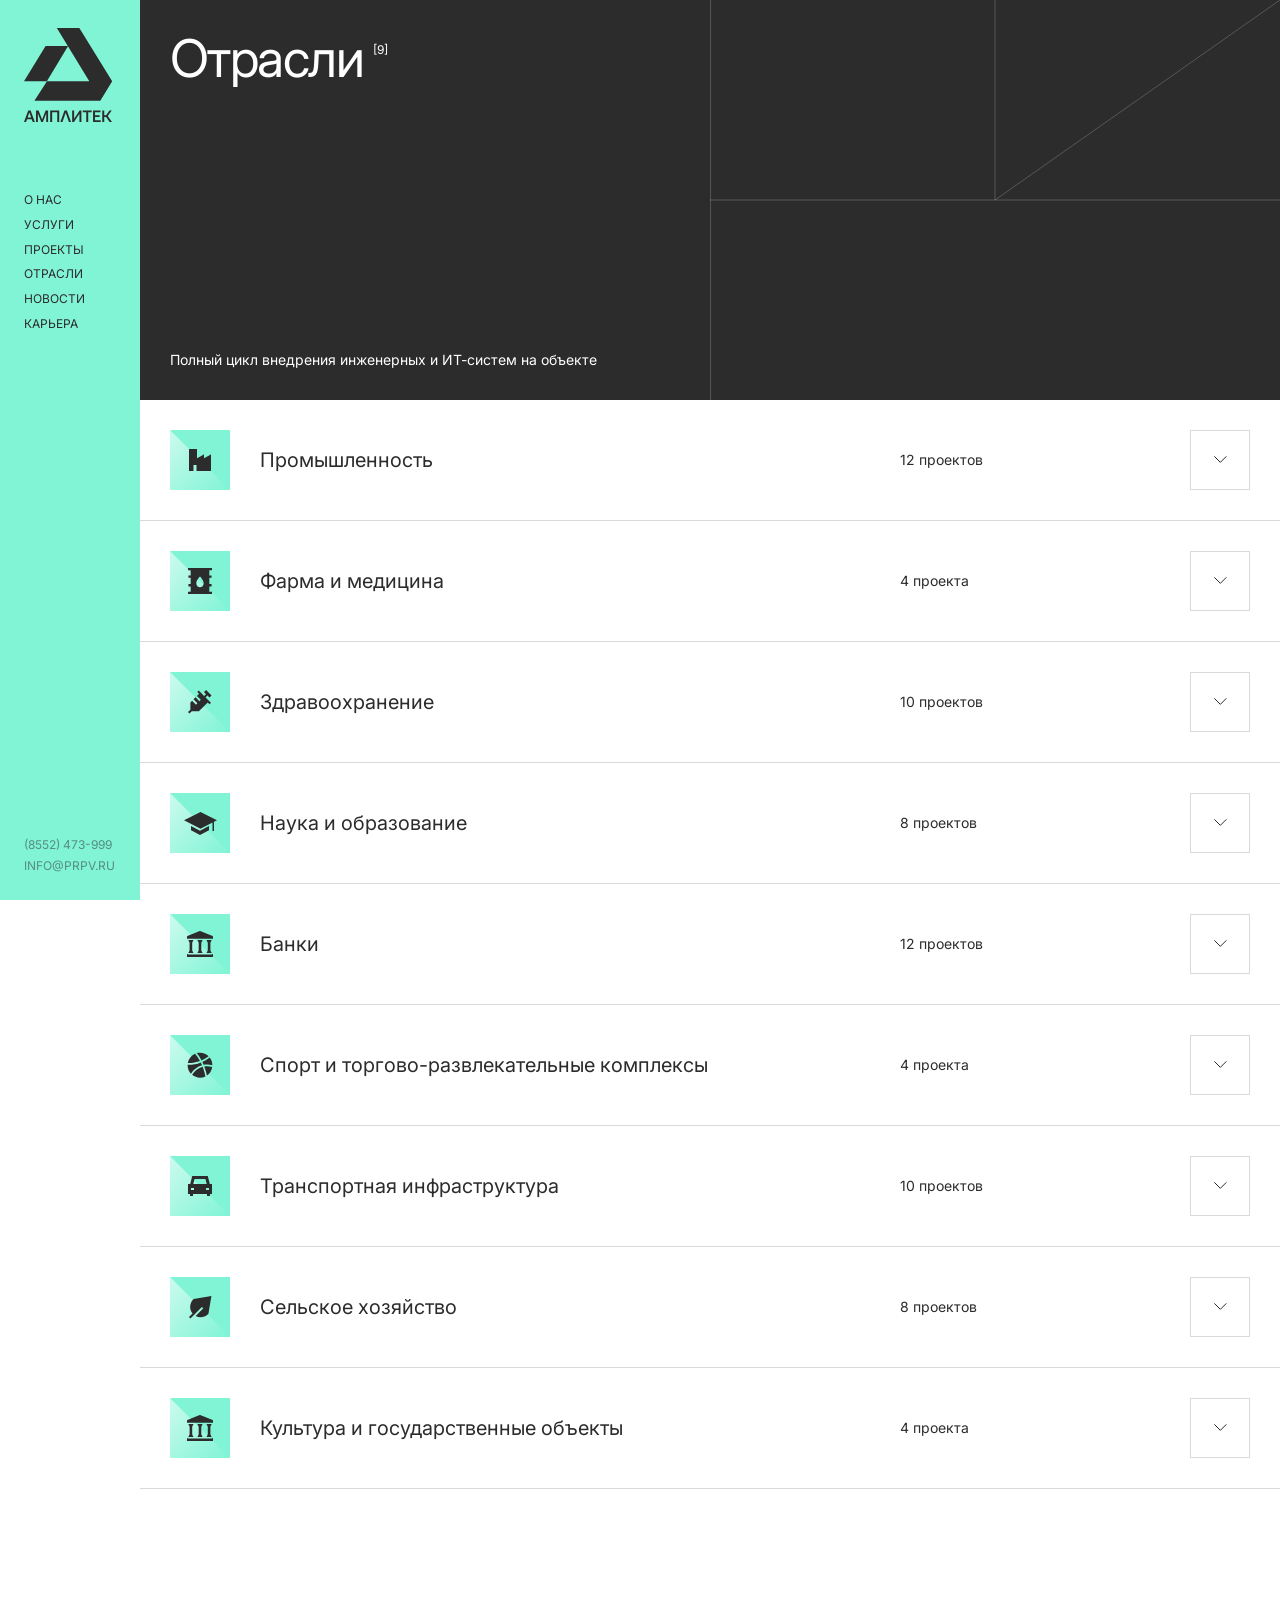
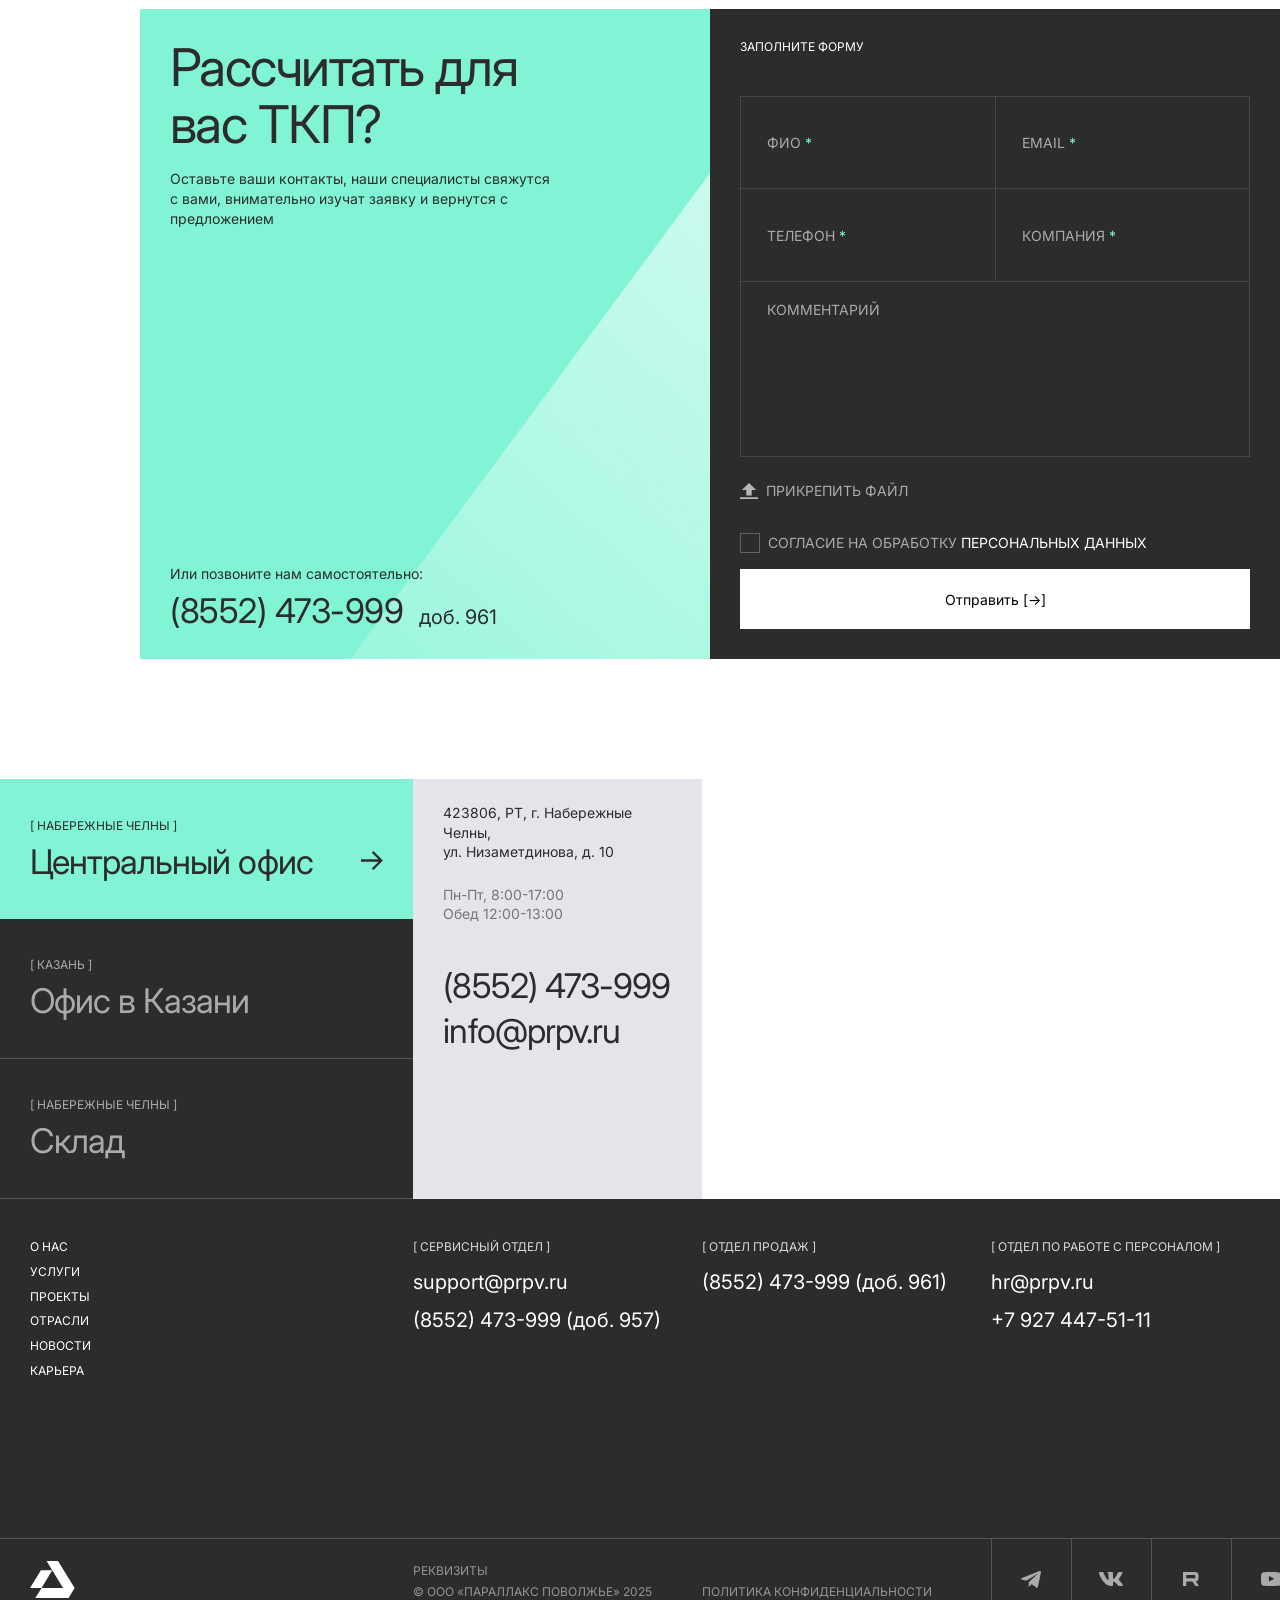
<file: industries.html>
<!DOCTYPE html>
<html lang="ru">
	<head>
		<meta charset="UTF-8" />
		<meta name="viewport" content="width=device-width, initial-scale=1.0" />
		<title>Отрасли — АМПЛИТЕК</title>
<link rel="preconnect" href="https://fonts.googleapis.com" />
		<link rel="preconnect" href="https://fonts.gstatic.com" crossorigin />
		<link
			href="https://fonts.googleapis.com/css2?family=Inter:wght@400;500&display=swap"
			rel="stylesheet"
		/>
		<link
			rel="stylesheet"
			href="css/swiper-bundle.min.css"
		/>
		<link
			rel="stylesheet"
			href="css/fancybox.css"
		/>
		<link rel="stylesheet" href="css/aos.css" />
		<link rel="stylesheet" href="css/style.css?ver=2f33" />
	<body>
		<header class="mobile-header">
			<a href="/" class="mobile-header__logo" aria-label="АМПЛИТЕК">
				<img src="img/logo-mobile.svg" />
			</a>
		</header>

		<!-- Burger -->
		<button class="burger" id="burger" aria-label="Меню">
			<span class="burger__line"></span>
			<span class="burger__line"></span>
			<span class="burger__line"></span>
		</button>

		<!-- Overlay -->
		<div class="sidebar-overlay" id="sidebarOverlay"></div>

		<!-- Sidebar -->
		<aside class="sidebar" id="sidebar">
			<!-- Mobile header -->
			<div class="sidebar__mob-header">
				<a href="/" class="sidebar__mob-logo" aria-label="АМПЛИТЕК">
					<img src="img/logo-mobile.svg" alt="АМПЛИТЕК" />
				</a>
				<button class="sidebar__close" id="sidebarClose" aria-label="Закрыть">
					<svg width="18" height="18" viewBox="0 0 18 18" fill="none" xmlns="http://www.w3.org/2000/svg"><path d="M1 1L17 17M17 1L1 17" stroke="#2C2C2C" stroke-width="1.5" stroke-linecap="round"/></svg>
				</button>
			</div>
			<!-- Desktop + mobile nav -->
			<div class="sidebar__content">
				<a href="/" class="sidebar__logo" aria-label="АМПЛИТЕК">
					<img src="img/logo.svg" />
				</a>
				<nav class="sidebar__nav">
					<a href="about.html">о нас</a>
					<a href="services.html">Услуги</a>
					<a href="projects.html">проекты</a>
					<a href="industries.html">отрасли</a>
					<a href="news.html">новости</a>
					<a href="career.html">карьера</a>					
				</nav>
			</div>
			<!-- Desktop contacts -->
			<div class="sidebar__contacts">
				<a href="tel:+78552473999">(8552) 473-999</a>
				<a href="mailto:info@prpv.ru">info@prpv.ru</a>
			</div>
			<!-- Mobile footer -->
			<div class="sidebar__mob-footer">
				<div class="sidebar__mob-depts">
					<div class="sidebar__mob-dept">
						<span class="label">[ Сервисный отдел ]</span>
						<a href="mailto:support@prpv.ru">support@prpv.ru</a>
						<a href="tel:+78552473957">(8552) 473-999 (доб. 957)</a>
					</div>
					<div class="sidebar__mob-dept">
						<span class="label">[ Отдел продаж ]</span>
						<a href="tel:+78552473961">(8552) 473-999 (доб. 961)</a>
					</div>
					<div class="sidebar__mob-dept">
						<span class="label">[ Отдел по работе с персоналом ]</span>
						<a href="mailto:hr@prpv.ru">hr@prpv.ru</a>
						<a href="tel:+79274475111">+7 927 447-51-11</a>
					</div>
				</div>
				<div class="sidebar__mob-socials">
					<a href="#" class="sidebar__mob-social" aria-label="Telegram"><svg xmlns="http://www.w3.org/2000/svg" width="20" height="17" viewBox="0 0 20 17" fill="none"><path opacity="0.6" d="M19.9362 1.51976L16.9062 15.7048C16.6802 16.7038 16.1002 16.9288 15.2622 16.4778L10.7172 13.1258L8.49216 15.2528C8.26716 15.4788 8.04116 15.7048 7.52516 15.7048L7.88016 11.0298L16.3582 3.32576C16.7122 2.97076 16.2612 2.84176 15.8102 3.13276L5.26916 9.77276L0.723157 8.38676C-0.275843 8.06476 -0.275843 7.38676 0.949157 6.93676L18.6142 0.0697602C19.4842 -0.18824 20.2262 0.26376 19.9362 1.51976Z" fill="#2C2C2C"/></svg></a>
					<a href="#" class="sidebar__mob-social" aria-label="VK"><svg xmlns="http://www.w3.org/2000/svg" width="24" height="14" viewBox="0 0 24 14" fill="none"><path opacity="0.6" fill-rule="evenodd" clip-rule="evenodd" d="M23.45 0.948C23.616 0.402 23.45 0 22.655 0H20.03C19.362 0 19.054 0.347 18.887 0.73C18.887 0.73 17.552 3.926 15.661 6.002C15.049 6.604 14.771 6.795 14.437 6.795C14.27 6.795 14.019 6.604 14.019 6.057V0.948C14.019 0.292 13.835 0 13.279 0H9.151C8.734 0 8.483 0.304 8.483 0.593C8.483 1.214 9.429 1.358 9.526 3.106V6.904C9.526 7.737 9.373 7.888 9.039 7.888C8.149 7.888 5.984 4.677 4.699 1.003C4.45 0.288 4.198 0 3.527 0H0.9C0.15 0 0 0.347 0 0.73C0 1.412 0.89 4.8 4.145 9.281C6.315 12.341 9.37 14 12.153 14C13.822 14 14.028 13.632 14.028 12.997V10.684C14.028 9.947 14.186 9.8 14.715 9.8C15.105 9.8 15.772 9.992 17.33 11.467C19.11 13.216 19.403 14 20.405 14H23.03C23.78 14 24.156 13.632 23.94 12.904C23.702 12.18 22.852 11.129 21.725 9.882C21.113 9.172 20.195 8.407 19.916 8.024C19.527 7.533 19.638 7.314 19.916 6.877C19.916 6.877 23.116 2.451 23.449 0.948" fill="#2C2C2C"/></svg></a>
					<a href="#" class="sidebar__mob-social" aria-label="Rutube"><svg width="16" height="14" viewBox="0 0 16 14" fill="none" xmlns="http://www.w3.org/2000/svg"><path opacity="0.6" d="M11.1072 6.36077H3.30772V3.08736H11.1072C11.5628 3.08736 11.8796 3.17159 12.0386 3.31866C12.1975 3.46574 12.296 3.73853 12.296 4.13702V5.31239C12.296 5.73224 12.1975 6.00502 12.0386 6.15211C11.8796 6.29917 11.5628 6.36205 11.1072 6.36205V6.36077ZM11.6423 0.0012518H0V14H3.30772V9.44563H9.40354L12.296 14H16L12.8109 9.42427C13.9867 9.23947 14.5146 8.85731 14.95 8.22752C15.3854 7.59774 15.6038 6.59082 15.6038 5.24701V4.19737C15.6038 3.40037 15.5242 2.77058 15.3854 2.28788C15.2466 1.80515 15.0094 1.3853 14.6724 1.00817C14.3165 0.65117 13.9202 0.399743 13.4445 0.231297C12.9687 0.0842335 12.3743 0 11.6423 0V0.0012518Z" fill="#2C2C2C"/></svg></a>
					<a href="#" class="sidebar__mob-social" aria-label="YouTube"><svg width="20" height="14" viewBox="0 0 20 14" fill="none" xmlns="http://www.w3.org/2000/svg"><path opacity="0.6" fill-rule="evenodd" clip-rule="evenodd" d="M7.935 9.58282V3.98919L13.338 6.79596L7.935 9.58282ZM19.8 3.02076C19.8 3.02076 19.605 1.64823 19.005 1.04408C18.245 0.251813 17.392 0.247832 17.001 0.201052C14.203 1.33481e-07 10.004 0 10.004 0H9.996C9.996 0 5.798 1.33481e-07 2.999 0.201052C2.608 0.247832 1.756 0.250817 0.995 1.04408C0.395 1.64823 0.2 3.02076 0.2 3.02076C0.2 3.02076 0 4.63117 0 6.24257V7.75245C0 9.36286 0.2 10.9743 0.2 10.9743C0.2 10.9743 0.395 12.3458 0.995 12.95C1.755 13.7432 2.755 13.7173 3.2 13.8009C4.8 13.9532 10 14 10 14C10 14 14.203 13.994 17.001 13.793C17.392 13.7462 18.245 13.7432 19.005 12.95C19.605 12.3458 19.8 10.9743 19.8 10.9743C19.8 10.9743 20 9.36286 20 7.75245V6.24257C20 4.63117 19.8 3.02076 19.8 3.02076Z" fill="#2C2C2C"/></svg></a>
				</div>
			</div>
		</aside>

		<!-- Main -->
		<main class="main">
			<!-- 1. HERO -->
			<section class="page-hero">
				<div class="page-hero__content">
					<div class="page-hero__title-row">
						<h1 class="page-hero__heading reveal-text">Отрасли <span class="page-hero__badge">[9]</span></h1>
						
					</div>
					<p class="text page-hero__desc reveal-text" delay="0.3s">
						Полный цикл внедрения инженерных и ИТ-систем на&nbsp;объекте
					</p>
				</div>
				<div class="page-hero__deco">
						<svg class="deco-lines" viewBox="0 0 100 100" preserveAspectRatio="none" aria-hidden="true">
							<line class="deco-line deco-line--1" pathLength="1" x1="0.1" y1="0" x2="0.1" y2="100" vector-effect="non-scaling-stroke"/>
							<line class="deco-line deco-line--2" pathLength="1" x1="50" y1="0" x2="50" y2="50" vector-effect="non-scaling-stroke"/>
							<line class="deco-line deco-line--3" pathLength="1" x1="0" y1="50" x2="100" y2="50" vector-effect="non-scaling-stroke"/>
							<line class="deco-line deco-line--4" pathLength="1" x1="100" y1="0" x2="50" y2="50" vector-effect="non-scaling-stroke"/>
						</svg>
				</div>
			</section>

			<!-- 2. INDUSTRIES ACCORDION -->
			<section class="ind-accordion">
				<!-- Item 1: Промышленность — OPEN -->
				<div class="ind-accordion__item" data-aos="fade-zoom-in" data-aos-delay="200">
					<div class="ind-accordion__header">
						<div class="ind-accordion__icon accent-tri">
							<img src="img/industry1.svg" />
						</div>
						<span class="ind-accordion__name">Промышленность<span class="ind-accordion__name-count">[12]</span></span>
						<span class="ind-accordion__count">12 проектов</span>
						<div class="ind-accordion__arrow">
							<svg
								width="13"
								height="8"
								viewBox="0 0 13 8"
								fill="none"
								xmlns="http://www.w3.org/2000/svg"
							>
								<path
									d="M0.353516 0.353516L6.35352 6.35352L12.3535 0.353516"
									stroke="#2C2C2C"
								/>
							</svg>
						</div>
					</div>
					<div class="ind-accordion__body">
						<div class="ind-accordion__info">
							<span class="ind-accordion__label"
								>[ опыт в сфере промышленности ]</span
							>
							<p class="text ind-accordion__desc">
								Комплексный подход к оснащению производственных объектов
								инженерными системами. Проектирование и внедрение систем
								автоматизации, диспетчеризации, связи, пожарной безопасности и
								электроснабжения для промышленных предприятий различного
								масштаба.
							</p>
						</div>
						<div class="projects__grid">
							<a href="project-detail.html" class="case-card">
									<div class="case-card__inner" data-aos="fade-zoom-in" data-aos-delay="0">
									<div class="case-card__img-wrap">
									<img
										src="img/projects/olimp.jpg"
										alt="Промышленный технопарк Олимп"
										class="case-card__img"
									/>
								</div>
								<div class="case-card__body">
									<div class="case-card__info">
										<h3 class="case-card__title">
											Промышленный технопарк Олимп
										</h3>
										<p class="case-card__desc">
											Генеральное проектирование, внедрение комплекса инженерных
											систем
										</p>
									</div>
									<div class="case-card__meta">
										<span class="case-card__city label"
											>г. Набережные Челны</span
										>
										<span class="case-card__year label">2023</span>
									</div>
								</div>
															</div>
							</a>
							<a href="project-detail.html" class="case-card">
									<div class="case-card__inner" data-aos="fade-zoom-in" data-aos-delay="200">
									<div class="case-card__img-wrap">
									<img
										src="img/projects/ammony.jpg"
										alt="Производство аммиака Аммоний"
										class="case-card__img"
									/>
								</div>
								<div class="case-card__body">
									<div class="case-card__info">
										<h3 class="case-card__title">
											Строительство производства аммиака ООО «Аммоний»
										</h3>
										<p class="case-card__desc">
											Внедрение комплекса инженерных систем
										</p>
									</div>
									<div class="case-card__meta">
										<span class="case-card__city label">г. Тольятти</span>
										<span class="case-card__year label">2019</span>
									</div>
								</div>
															</div>
							</a>
							<a href="project-detail.html" class="case-card">
									<div class="case-card__inner" data-aos="fade-zoom-in" data-aos-delay="400">
									<div class="case-card__img-wrap">
									<img
										src="img/projects/haier.jpg"
										alt="Завод Haier"
										class="case-card__img"
									/>
								</div>
								<div class="case-card__body">
									<div class="case-card__info">
										<h3 class="case-card__title">
											Завод водонагревателей Haier
										</h3>
										<p class="case-card__desc">
											Внедрение комплекса инженерных систем
										</p>
									</div>
									<div class="case-card__meta">
										<span class="case-card__city label"
											>г. Набережные Челны</span
										>
										<span class="case-card__year label">2024</span>
									</div>
								</div>
															</div>
							</a>
							<a href="project-detail.html" class="case-card">
									<div class="case-card__inner" data-aos="fade-zoom-in" data-aos-delay="0">
									<div class="case-card__img-wrap">
									<img
										src="img/projects/datacenter.jpg"
										alt="Коммерческий ЦОД"
										class="case-card__img"
									/>
								</div>
								<div class="case-card__body">
									<div class="case-card__info">
										<h3 class="case-card__title">
											Коммерческий ЦОД крупного предприятия
										</h3>
										<p class="case-card__desc">
											Инфраструктура центра обработки данных
										</p>
									</div>
									<div class="case-card__meta">
										<span class="case-card__city label"
											>г. Набережные Челны</span
										>
										<span class="case-card__year label">2022</span>
									</div>
								</div>
															</div>
							</a>
							<a href="project-detail.html" class="case-card">
									<div class="case-card__inner" data-aos="fade-zoom-in" data-aos-delay="200">
									<div class="case-card__img-wrap">
									<img
										src="img/projects/elabuga-dc.jpg"
										alt="ЦОД Елабуга"
										class="case-card__img"
									/>
								</div>
								<div class="case-card__body">
									<div class="case-card__info">
										<h3 class="case-card__title">
											Центр обработки данных ОЭЗ «Алабуга»
										</h3>
										<p class="case-card__desc">
											Инфраструктура ЦОД, электроснабжение
										</p>
									</div>
									<div class="case-card__meta">
										<span class="case-card__city label">г. Елабуга</span>
										<span class="case-card__year label">2023</span>
									</div>
								</div>
															</div>
							</a>
							<a href="projects.html" class="case-card big-btn-cell accent-tri">
								<div class="case-card__inner" data-aos="fade-zoom-in" data-aos-delay="400">
									<div class="big-btn-cell__inner">
										<span class="big-btn-cell__text">Все проекты</span>
										<span class="big-btn-cell__arrow">→</span>
									</div>
								</div>
							</a>
						</div>
					</div>
				</div>

				<!-- Item 2: Фарма и медицина -->
				<div class="ind-accordion__item" data-aos="fade-zoom-in" data-aos-delay="400">
					<div class="ind-accordion__header">
						<div class="ind-accordion__icon accent-tri">
							<img src="img/industry2.svg" />
						</div>
						<span class="ind-accordion__name">Фарма и медицина<span class="ind-accordion__name-count">[4]</span></span>
						<span class="ind-accordion__count">4 проекта</span>
						<div class="ind-accordion__arrow">
							<svg
								width="13"
								height="8"
								viewBox="0 0 13 8"
								fill="none"
								xmlns="http://www.w3.org/2000/svg"
							>
								<path
									d="M0.353516 0.353516L6.35352 6.35352L12.3535 0.353516"
									stroke="#2C2C2C"
								/>
							</svg>
						</div>
					</div>
					<div class="ind-accordion__body">
						<div class="ind-accordion__info">
							<span class="ind-accordion__label"
								>[ опыт в сфере фармы и медицины ]</span
							>
							<p class="text ind-accordion__desc">
								Оснащение фармацевтических производств и медицинских учреждений
								комплексными инженерными системами, отвечающими требованиям GMP
								и санитарных норм.
							</p>
						</div>
						<div class="projects__grid">
							<a href="project-detail.html" class="case-card">
									<div class="case-card__inner" data-aos="fade-zoom-in" data-aos-delay="0">
									<div class="case-card__img-wrap">
									<img
										src="img/projects/campus.jpg"
										alt="Медицинский кампус"
										class="case-card__img"
									/>
								</div>
								<div class="case-card__body">
									<div class="case-card__info">
										<h3 class="case-card__title">Медицинский кампус РКБ</h3>
										<p class="case-card__desc">
											Проектирование и монтаж инженерных систем
										</p>
									</div>
									<div class="case-card__meta">
										<span class="case-card__city label">г. Казань</span>
										<span class="case-card__year label">2022</span>
									</div>
								</div>
															</div>
							</a>
							<a href="project-detail.html" class="case-card">
									<div class="case-card__inner" data-aos="fade-zoom-in" data-aos-delay="200">
									<div class="case-card__img-wrap">
									<img
										src="img/projects/elabuga-dc.jpg"
										alt="Фармацевтический завод"
										class="case-card__img"
									/>
								</div>
								<div class="case-card__body">
									<div class="case-card__info">
										<h3 class="case-card__title">
											Фармацевтический завод ОЭЗ «Алабуга»
										</h3>
										<p class="case-card__desc">
											Инженерные системы в условиях GMP
										</p>
									</div>
									<div class="case-card__meta">
										<span class="case-card__city label">г. Елабуга</span>
										<span class="case-card__year label">2021</span>
									</div>
								</div>
															</div>
							</a>
							<a href="project-detail.html" class="case-card">
									<div class="case-card__inner" data-aos="fade-zoom-in" data-aos-delay="400">
									<div class="case-card__img-wrap">
									<img
										src="img/projects/datacenter.jpg"
										alt="Лабораторный комплекс"
										class="case-card__img"
									/>
								</div>
								<div class="case-card__body">
									<div class="case-card__info">
										<h3 class="case-card__title">Лабораторный корпус КНИТУ</h3>
										<p class="case-card__desc">
											Вентиляция, электроснабжение, автоматизация
										</p>
									</div>
									<div class="case-card__meta">
										<span class="case-card__city label">г. Казань</span>
										<span class="case-card__year label">2023</span>
									</div>
								</div>
															</div>
							</a>
							<a href="project-detail.html" class="case-card">
									<div class="case-card__inner" data-aos="fade-zoom-in" data-aos-delay="0">
									<div class="case-card__img-wrap">
									<img
										src="img/projects/olimp.jpg"
										alt="Медицинский склад"
										class="case-card__img"
									/>
								</div>
								<div class="case-card__body">
									<div class="case-card__info">
										<h3 class="case-card__title">
											Склад фармацевтической дистрибуции
										</h3>
										<p class="case-card__desc">
											Системы климат-контроля и безопасности
										</p>
									</div>
									<div class="case-card__meta">
										<span class="case-card__city label"
											>г. Набережные Челны</span
										>
										<span class="case-card__year label">2022</span>
									</div>
								</div>
															</div>
							</a>
							<a href="project-detail.html" class="case-card">
									<div class="case-card__inner" data-aos="fade-zoom-in" data-aos-delay="200">
									<div class="case-card__img-wrap">
									<img
										src="img/projects/haier.jpg"
										alt="Производство медоборудования"
										class="case-card__img"
									/>
								</div>
								<div class="case-card__body">
									<div class="case-card__info">
										<h3 class="case-card__title">
											Завод медицинского оборудования
										</h3>
										<p class="case-card__desc">
											Комплексное оснащение производства
										</p>
									</div>
									<div class="case-card__meta">
										<span class="case-card__city label"
											>г. Набережные Челны</span
										>
										<span class="case-card__year label">2024</span>
									</div>
								</div>
															</div>
							</a>
							<a href="projects.html" class="case-card big-btn-cell accent-tri">
								<div class="case-card__inner" data-aos="fade-zoom-in" data-aos-delay="600">
									<div class="big-btn-cell__inner">
										<span class="big-btn-cell__text">Все проекты</span>
										<span class="big-btn-cell__arrow">→</span>
									</div>
								</div>
							</a>
						</div>
					</div>
				</div>

				<!-- Item 3: Здравоохранение -->
				<div class="ind-accordion__item" data-aos="fade-zoom-in" data-aos-delay="600">
					<div class="ind-accordion__header">
						<div class="ind-accordion__icon accent-tri">
							<img src="img/industry3.svg" />
						</div>
						<span class="ind-accordion__name">Здравоохранение<span class="ind-accordion__name-count">[10]</span></span>
						<span class="ind-accordion__count">10 проектов</span>
						<div class="ind-accordion__arrow">
							<svg
								width="13"
								height="8"
								viewBox="0 0 13 8"
								fill="none"
								xmlns="http://www.w3.org/2000/svg"
							>
								<path
									d="M0.353516 0.353516L6.35352 6.35352L12.3535 0.353516"
									stroke="#2C2C2C"
								/>
							</svg>
						</div>
					</div>
					<div class="ind-accordion__body">
						<div class="ind-accordion__info">
							<span class="ind-accordion__label"
								>[ опыт в сфере здравоохранения ]</span
							>
							<p class="text ind-accordion__desc">
								Проектирование и монтаж инженерных систем для больниц, клиник и
								медицинских центров. Надёжные решения для объектов с высокими
								требованиями к бесперебойной работе оборудования.
							</p>
						</div>
						<div class="projects__grid">
							<a href="project-detail.html" class="case-card">
									<div class="case-card__inner" data-aos="fade-zoom-in" data-aos-delay="400">
									<div class="case-card__img-wrap">
									<img
										src="img/projects/campus.jpg"
										alt="Республиканская клиническая больница"
										class="case-card__img"
									/>
								</div>
								<div class="case-card__body">
									<div class="case-card__info">
										<h3 class="case-card__title">
											Республиканская клиническая больница
										</h3>
										<p class="case-card__desc">
											Внедрение систем безопасности и автоматизации
										</p>
									</div>
									<div class="case-card__meta">
										<span class="case-card__city label">г. Казань</span>
										<span class="case-card__year label">2021</span>
									</div>
								</div>
															</div>
							</a>
							<a href="project-detail.html" class="case-card">
									<div class="case-card__inner" data-aos="fade-zoom-in" data-aos-delay="0">
									<div class="case-card__img-wrap">
									<img
										src="img/projects/elabuga-dc.jpg"
										alt="Многопрофильный медицинский центр"
										class="case-card__img"
									/>
								</div>
								<div class="case-card__body">
									<div class="case-card__info">
										<h3 class="case-card__title">
											Многопрофильный медицинский центр
										</h3>
										<p class="case-card__desc">
											Проектирование инженерных систем
										</p>
									</div>
									<div class="case-card__meta">
										<span class="case-card__city label">г. Елабуга</span>
										<span class="case-card__year label">2022</span>
									</div>
								</div>
															</div>
							</a>
							<a href="project-detail.html" class="case-card">
									<div class="case-card__inner" data-aos="fade-zoom-in" data-aos-delay="200">
									<div class="case-card__img-wrap">
									<img
										src="img/projects/school.jpg"
										alt="Детская поликлиника"
										class="case-card__img"
									/>
								</div>
								<div class="case-card__body">
									<div class="case-card__info">
										<h3 class="case-card__title">
											Детская городская поликлиника № 3
										</h3>
										<p class="case-card__desc">
											Инженерные сети, вентиляция, безопасность
										</p>
									</div>
									<div class="case-card__meta">
										<span class="case-card__city label"
											>г. Набережные Челны</span
										>
										<span class="case-card__year label">2023</span>
									</div>
								</div>
															</div>
							</a>
							<a href="project-detail.html" class="case-card">
									<div class="case-card__inner" data-aos="fade-zoom-in" data-aos-delay="400">
									<div class="case-card__img-wrap">
									<img
										src="img/projects/olimp.jpg"
										alt="Медицинский центр Олимп"
										class="case-card__img"
									/>
								</div>
								<div class="case-card__body">
									<div class="case-card__info">
										<h3 class="case-card__title">
											Медицинский центр «Олимп Хелс»
										</h3>
										<p class="case-card__desc">
											Системы пожарной защиты, связи, электроснабжения
										</p>
									</div>
									<div class="case-card__meta">
										<span class="case-card__city label">г. Казань</span>
										<span class="case-card__year label">2020</span>
									</div>
								</div>
															</div>
							</a>
							<a href="project-detail.html" class="case-card">
									<div class="case-card__inner" data-aos="fade-zoom-in" data-aos-delay="0">
									<div class="case-card__img-wrap">
									<img
										src="img/projects/datacenter.jpg"
										alt="Лабораторный центр"
										class="case-card__img"
									/>
								</div>
								<div class="case-card__body">
									<div class="case-card__info">
										<h3 class="case-card__title">Диагностический центр РТ</h3>
										<p class="case-card__desc">
											Комплексное оснащение инженерными системами
										</p>
									</div>
									<div class="case-card__meta">
										<span class="case-card__city label">г. Казань</span>
										<span class="case-card__year label">2024</span>
									</div>
								</div>
															</div>
							</a>
							<a href="projects.html" class="case-card big-btn-cell accent-tri">
								<div class="case-card__inner" data-aos="fade-zoom-in" data-aos-delay="600">
									<div class="big-btn-cell__inner">
										<span class="big-btn-cell__text">Все проекты</span>
										<span class="big-btn-cell__arrow">→</span>
									</div>
								</div>
							</a>
						</div>
					</div>
				</div>

				<!-- Item 4: Наука и образование -->
				<div class="ind-accordion__item" data-aos="fade-zoom-in" data-aos-delay="800">
					<div class="ind-accordion__header">
						<div class="ind-accordion__icon accent-tri">
							<img src="img/industry4.svg" />
						</div>
						<span class="ind-accordion__name">Наука и образование<span class="ind-accordion__name-count">[8]</span></span>
						<span class="ind-accordion__count">8 проектов</span>
						<div class="ind-accordion__arrow">
							<svg
								width="13"
								height="8"
								viewBox="0 0 13 8"
								fill="none"
								xmlns="http://www.w3.org/2000/svg"
							>
								<path
									d="M0.353516 0.353516L6.35352 6.35352L12.3535 0.353516"
									stroke="#2C2C2C"
								/>
							</svg>
						</div>
					</div>
					<div class="ind-accordion__body">
						<div class="ind-accordion__info">
							<span class="ind-accordion__label"
								>[ опыт в сфере науки и образования ]</span
							>
							<p class="text ind-accordion__desc">
								Комплексное оснащение школ, университетов и научных учреждений
								современными мультимедийными и инженерными системами,
								обеспечивающими безопасность и комфортную среду.
							</p>
						</div>
						<div class="projects__grid">
							<a href="project-detail.html" class="case-card">
									<div class="case-card__inner" data-aos="fade-zoom-in" data-aos-delay="200">
									<div class="case-card__img-wrap">
									<img
										src="img/projects/school.jpg"
										alt="Школа №34 Альметьевск"
										class="case-card__img"
									/>
								</div>
								<div class="case-card__body">
									<div class="case-card__info">
										<h3 class="case-card__title">Большая новая школа № 34</h3>
										<p class="case-card__desc">
											Мультимедийные и инженерные системы
										</p>
									</div>
									<div class="case-card__meta">
										<span class="case-card__city label">г. Альметьевск</span>
										<span class="case-card__year label">2023</span>
									</div>
								</div>
															</div>
							</a>
							<a href="project-detail.html" class="case-card">
									<div class="case-card__inner" data-aos="fade-zoom-in" data-aos-delay="400">
									<div class="case-card__img-wrap">
									<img
										src="img/projects/campus.jpg"
										alt="Университетский кампус"
										class="case-card__img"
									/>
								</div>
								<div class="case-card__body">
									<div class="case-card__info">
										<h3 class="case-card__title">
											Университетский кампус КНИТУ-КАИ
										</h3>
										<p class="case-card__desc">
											Системы связи, безопасности и автоматизации
										</p>
									</div>
									<div class="case-card__meta">
										<span class="case-card__city label">г. Казань</span>
										<span class="case-card__year label">2024</span>
									</div>
								</div>
															</div>
							</a>
							<a href="project-detail.html" class="case-card">
									<div class="case-card__inner" data-aos="fade-zoom-in" data-aos-delay="0">
									<div class="case-card__img-wrap">
									<img
										src="img/projects/theatre.jpg"
										alt="Детский технопарк"
										class="case-card__img"
									/>
								</div>
								<div class="case-card__body">
									<div class="case-card__info">
										<h3 class="case-card__title">
											Детский технопарк «Кванториум»
										</h3>
										<p class="case-card__desc">
											Мультимедиа, СКС, системы безопасности
										</p>
									</div>
									<div class="case-card__meta">
										<span class="case-card__city label"
											>г. Набережные Челны</span
										>
										<span class="case-card__year label">2022</span>
									</div>
								</div>
															</div>
							</a>
							<a href="project-detail.html" class="case-card">
									<div class="case-card__inner" data-aos="fade-zoom-in" data-aos-delay="200">
									<div class="case-card__img-wrap">
									<img
										src="img/projects/olimp.jpg"
										alt="Спортивная школа"
										class="case-card__img"
									/>
								</div>
								<div class="case-card__body">
									<div class="case-card__info">
										<h3 class="case-card__title">
											Спортивная школа олимпийского резерва
										</h3>
										<p class="case-card__desc">
											Инженерные системы, автоматизация
										</p>
									</div>
									<div class="case-card__meta">
										<span class="case-card__city label">г. Альметьевск</span>
										<span class="case-card__year label">2021</span>
									</div>
								</div>
															</div>
							</a>
							<a href="project-detail.html" class="case-card">
									<div class="case-card__inner" data-aos="fade-zoom-in" data-aos-delay="400">
									<div class="case-card__img-wrap">
									<img
										src="img/projects/datacenter.jpg"
										alt="Научный центр"
										class="case-card__img"
									/>
								</div>
								<div class="case-card__body">
									<div class="case-card__info">
										<h3 class="case-card__title">
											Научно-исследовательский центр КФУ
										</h3>
										<p class="case-card__desc">
											Электроснабжение, вентиляция, автоматизация
										</p>
									</div>
									<div class="case-card__meta">
										<span class="case-card__city label">г. Казань</span>
										<span class="case-card__year label">2023</span>
									</div>
								</div>
															</div>
							</a>
							<a href="projects.html" class="case-card big-btn-cell accent-tri">
								<div class="case-card__inner" data-aos="fade-zoom-in" data-aos-delay="800">
									<div class="big-btn-cell__inner">
										<span class="big-btn-cell__text">Все проекты</span>
										<span class="big-btn-cell__arrow">→</span>
									</div>
								</div>
							</a>
						</div>
					</div>
				</div>

				<!-- Item 5: Банки -->
				<div class="ind-accordion__item" data-aos="fade-zoom-in" data-aos-delay="200">
					<div class="ind-accordion__header">
						<div class="ind-accordion__icon accent-tri">
							<img src="img/industry5.svg" />
						</div>
						<span class="ind-accordion__name">Банки<span class="ind-accordion__name-count">[12]</span></span>
						<span class="ind-accordion__count">12 проектов</span>
						<div class="ind-accordion__arrow">
							<svg
								width="13"
								height="8"
								viewBox="0 0 13 8"
								fill="none"
								xmlns="http://www.w3.org/2000/svg"
							>
								<path
									d="M0.353516 0.353516L6.35352 6.35352L12.3535 0.353516"
									stroke="#2C2C2C"
								/>
							</svg>
						</div>
					</div>
					<div class="ind-accordion__body">
						<div class="ind-accordion__info">
							<span class="ind-accordion__label"
								>[ опыт в сфере банков и финансов ]</span
							>
							<p class="text ind-accordion__desc">
								Проектирование и внедрение систем безопасности,
								структурированных кабельных сетей, автоматизации и
								бесперебойного электроснабжения для банковских и финансовых
								учреждений.
							</p>
						</div>
						<div class="projects__grid">
							<a href="project-detail.html" class="case-card">
									<div class="case-card__inner" data-aos="fade-zoom-in" data-aos-delay="0">
									<div class="case-card__img-wrap">
									<img
										src="img/projects/datacenter.jpg"
										alt="ЦОД банка"
										class="case-card__img"
									/>
								</div>
								<div class="case-card__body">
									<div class="case-card__info">
										<h3 class="case-card__title">
											Коммерческий ЦОД финансовой группы
										</h3>
										<p class="case-card__desc">
											Инфраструктура ЦОД и инженерные системы
										</p>
									</div>
									<div class="case-card__meta">
										<span class="case-card__city label">г. Казань</span>
										<span class="case-card__year label">2021</span>
									</div>
								</div>
															</div>
							</a>
							<a href="project-detail.html" class="case-card">
									<div class="case-card__inner" data-aos="fade-zoom-in" data-aos-delay="200">
									<div class="case-card__img-wrap">
									<img
										src="img/projects/elabuga-dc.jpg"
										alt="Офис банка"
										class="case-card__img"
									/>
								</div>
								<div class="case-card__body">
									<div class="case-card__info">
										<h3 class="case-card__title">
											Региональный офис Сбербанка
										</h3>
										<p class="case-card__desc">
											СКС, видеонаблюдение, контроль доступа
										</p>
									</div>
									<div class="case-card__meta">
										<span class="case-card__city label"
											>г. Набережные Челны</span
										>
										<span class="case-card__year label">2020</span>
									</div>
								</div>
															</div>
							</a>
							<a href="project-detail.html" class="case-card">
									<div class="case-card__inner" data-aos="fade-zoom-in" data-aos-delay="400">
									<div class="case-card__img-wrap">
									<img
										src="img/projects/olimp.jpg"
										alt="Офис банка"
										class="case-card__img"
									/>
								</div>
								<div class="case-card__body">
									<div class="case-card__info">
										<h3 class="case-card__title">
											Головной офис АК БАРС Банка
										</h3>
										<p class="case-card__desc">
											Структурированные кабельные сети, безопасность
										</p>
									</div>
									<div class="case-card__meta">
										<span class="case-card__city label">г. Казань</span>
										<span class="case-card__year label">2022</span>
									</div>
								</div>
															</div>
							</a>
							<a href="project-detail.html" class="case-card">
									<div class="case-card__inner" data-aos="fade-zoom-in" data-aos-delay="0">
									<div class="case-card__img-wrap">
									<img
										src="img/projects/campus.jpg"
										alt="Операционный центр"
										class="case-card__img"
									/>
								</div>
								<div class="case-card__body">
									<div class="case-card__info">
										<h3 class="case-card__title">Операционный центр ВТБ</h3>
										<p class="case-card__desc">
											Инфраструктура ИТ, электроснабжение, охлаждение
										</p>
									</div>
									<div class="case-card__meta">
										<span class="case-card__city label"
											>г. Набережные Челны</span
										>
										<span class="case-card__year label">2023</span>
									</div>
								</div>
															</div>
							</a>
							<a href="project-detail.html" class="case-card">
									<div class="case-card__inner" data-aos="fade-zoom-in" data-aos-delay="200">
									<div class="case-card__img-wrap">
									<img
										src="img/projects/ammony.jpg"
										alt="Банковский архив"
										class="case-card__img"
									/>
								</div>
								<div class="case-card__body">
									<div class="case-card__info">
										<h3 class="case-card__title">
											Защищённый архивный центр банка
										</h3>
										<p class="case-card__desc">
											Системы пожарной защиты, контроля доступа
										</p>
									</div>
									<div class="case-card__meta">
										<span class="case-card__city label">г. Казань</span>
										<span class="case-card__year label">2019</span>
									</div>
								</div>
															</div>
							</a>
							<a href="projects.html" class="case-card big-btn-cell accent-tri">
								<div class="case-card__inner" data-aos="fade-zoom-in" data-aos-delay="800">
									<div class="big-btn-cell__inner">
										<span class="big-btn-cell__text">Все проекты</span>
										<span class="big-btn-cell__arrow">→</span>
									</div>
								</div>
							</a>
						</div>
					</div>
				</div>

				<!-- Item 6: Спорт и торгово-развлекательные комплексы -->
				<div class="ind-accordion__item" data-aos="fade-zoom-in" data-aos-delay="400">
					<div class="ind-accordion__header">
						<div class="ind-accordion__icon accent-tri">
							<img src="img/industry6.svg" />
						</div>
						<span class="ind-accordion__name">Спорт и торгово-развлекательные комплексы<span class="ind-accordion__name-count">[4]</span></span>
						
						<span class="ind-accordion__count">4 проекта</span>
						<div class="ind-accordion__arrow">
							<svg
								width="13"
								height="8"
								viewBox="0 0 13 8"
								fill="none"
								xmlns="http://www.w3.org/2000/svg"
							>
								<path
									d="M0.353516 0.353516L6.35352 6.35352L12.3535 0.353516"
									stroke="#2C2C2C"
								/>
							</svg>
						</div>
					</div>
					<div class="ind-accordion__body">
						<div class="ind-accordion__info">
							<span class="ind-accordion__label"
								>[ опыт в сфере спорта и ТРК ]</span
							>
							<p class="text ind-accordion__desc">
								Оснащение спортивных объектов и торгово-развлекательных
								комплексов системами видеонаблюдения, пожарной безопасности,
								вентиляции, мультимедиа и автоматизации.
							</p>
						</div>
						<div class="projects__grid">
							<a href="project-detail.html" class="case-card">
									<div class="case-card__inner" data-aos="fade-zoom-in" data-aos-delay="400">
									<div class="case-card__img-wrap">
									<img
										src="img/projects/olimp.jpg"
										alt="Спортивный комплекс Олимп"
										class="case-card__img"
									/>
								</div>
								<div class="case-card__body">
									<div class="case-card__info">
										<h3 class="case-card__title">
											Спортивный комплекс «Олимп»
										</h3>
										<p class="case-card__desc">
											Видеонаблюдение, пожарная безопасность, мультимедиа
										</p>
									</div>
									<div class="case-card__meta">
										<span class="case-card__city label"
											>г. Набережные Челны</span
										>
										<span class="case-card__year label">2022</span>
									</div>
								</div>
															</div>
							</a>
							<a href="project-detail.html" class="case-card">
									<div class="case-card__inner" data-aos="fade-zoom-in" data-aos-delay="0">
									<div class="case-card__img-wrap">
									<img
										src="img/projects/campus.jpg"
										alt="ТРК Кристалл"
										class="case-card__img"
									/>
								</div>
								<div class="case-card__body">
									<div class="case-card__info">
										<h3 class="case-card__title">ТРК «Кристалл»</h3>
										<p class="case-card__desc">
											Вентиляция, автоматизация, системы безопасности
										</p>
									</div>
									<div class="case-card__meta">
										<span class="case-card__city label"
											>г. Набережные Челны</span
										>
										<span class="case-card__year label">2021</span>
									</div>
								</div>
															</div>
							</a>
							<a href="project-detail.html" class="case-card">
									<div class="case-card__inner" data-aos="fade-zoom-in" data-aos-delay="200">
									<div class="case-card__img-wrap">
									<img
										src="img/projects/theatre.jpg"
										alt="Дворец спорта"
										class="case-card__img"
									/>
								</div>
								<div class="case-card__body">
									<div class="case-card__info">
										<h3 class="case-card__title">Дворец спорта «Батыр»</h3>
										<p class="case-card__desc">
											Мультимедиа, пожарная защита, климат
										</p>
									</div>
									<div class="case-card__meta">
										<span class="case-card__city label"
											>г. Набережные Челны</span
										>
										<span class="case-card__year label">2020</span>
									</div>
								</div>
															</div>
							</a>
							<a href="project-detail.html" class="case-card">
									<div class="case-card__inner" data-aos="fade-zoom-in" data-aos-delay="400">
									<div class="case-card__img-wrap">
									<img
										src="img/projects/airport.jpg"
										alt="Спортивная арена"
										class="case-card__img"
									/>
								</div>
								<div class="case-card__body">
									<div class="case-card__info">
										<h3 class="case-card__title">
											Ледовый дворец «Татнефть Арена»
										</h3>
										<p class="case-card__desc">
											Инженерные системы, электроснабжение
										</p>
									</div>
									<div class="case-card__meta">
										<span class="case-card__city label">г. Казань</span>
										<span class="case-card__year label">2023</span>
									</div>
								</div>
															</div>
							</a>
							<a href="project-detail.html" class="case-card">
									<div class="case-card__inner" data-aos="fade-zoom-in" data-aos-delay="0">
									<div class="case-card__img-wrap">
									<img
										src="img/projects/datacenter.jpg"
										alt="Фитнес центр"
										class="case-card__img"
									/>
								</div>
								<div class="case-card__body">
									<div class="case-card__info">
										<h3 class="case-card__title">Фитнес-клуб World Class</h3>
										<p class="case-card__desc">СКС, видеонаблюдение, СКУД</p>
									</div>
									<div class="case-card__meta">
										<span class="case-card__city label">г. Казань</span>
										<span class="case-card__year label">2024</span>
									</div>
								</div>
															</div>
							</a>
							<a href="projects.html" class="case-card big-btn-cell accent-tri">
								<div class="case-card__inner" data-aos="fade-zoom-in" data-aos-delay="1000">
									<div class="big-btn-cell__inner">
										<span class="big-btn-cell__text">Все проекты</span>
										<span class="big-btn-cell__arrow">→</span>
									</div>
								</div>
							</a>
						</div>
					</div>
				</div>

				<!-- Item 7: Транспортная инфраструктура -->
				<div class="ind-accordion__item" data-aos="fade-zoom-in" data-aos-delay="600">
					<div class="ind-accordion__header">
						<div class="ind-accordion__icon accent-tri">
							<img src="img/industry7.svg" />
						</div>
						<span class="ind-accordion__name">Транспортная инфраструктура<span class="ind-accordion__name-count">[10]</span></span>
						<span class="ind-accordion__count">10 проектов</span>
						<div class="ind-accordion__arrow">
							<svg
								width="13"
								height="8"
								viewBox="0 0 13 8"
								fill="none"
								xmlns="http://www.w3.org/2000/svg"
							>
								<path
									d="M0.353516 0.353516L6.35352 6.35352L12.3535 0.353516"
									stroke="#2C2C2C"
								/>
							</svg>
						</div>
					</div>
					<div class="ind-accordion__body">
						<div class="ind-accordion__info">
							<span class="ind-accordion__label"
								>[ опыт в сфере транспортной инфраструктуры ]</span
							>
							<p class="text ind-accordion__desc">
								Комплексные инженерные решения для аэропортов, железнодорожных
								вокзалов и транспортно-логистических объектов. Высокие стандарты
								надёжности и безопасности.
							</p>
						</div>
						<div class="projects__grid">
							<a href="project-detail.html" class="case-card">
									<div class="case-card__inner" data-aos="fade-zoom-in" data-aos-delay="200">
									<div class="case-card__img-wrap">
									<img
										src="img/projects/airport.jpg"
										alt="Аэропорт Бегишево"
										class="case-card__img"
									/>
								</div>
								<div class="case-card__body">
									<div class="case-card__info">
										<h3 class="case-card__title">
											Аэропорт Бегишево. Терминал «B»
										</h3>
										<p class="case-card__desc">
											Внедрение комплекса инженерных систем
										</p>
									</div>
									<div class="case-card__meta">
										<span class="case-card__city label"
											>г. Набережные Челны</span
										>
										<span class="case-card__year label">2020</span>
									</div>
								</div>
															</div>
							</a>
							<a href="project-detail.html" class="case-card">
									<div class="case-card__inner" data-aos="fade-zoom-in" data-aos-delay="400">
									<div class="case-card__img-wrap">
									<img
										src="img/projects/olimp.jpg"
										alt="Логистический терминал"
										class="case-card__img"
									/>
								</div>
								<div class="case-card__body">
									<div class="case-card__info">
										<h3 class="case-card__title">
											Логистический терминал «КАМАЗлогистик»
										</h3>
										<p class="case-card__desc">
											Автоматизация, пожарная защита, связь
										</p>
									</div>
									<div class="case-card__meta">
										<span class="case-card__city label"
											>г. Набережные Челны</span
										>
										<span class="case-card__year label">2022</span>
									</div>
								</div>
															</div>
							</a>
							<a href="project-detail.html" class="case-card">
									<div class="case-card__inner" data-aos="fade-zoom-in" data-aos-delay="0">
									<div class="case-card__img-wrap">
									<img
										src="img/projects/elabuga-dc.jpg"
										alt="Транспортно-пересадочный узел"
										class="case-card__img"
									/>
								</div>
								<div class="case-card__body">
									<div class="case-card__info">
										<h3 class="case-card__title">
											Транспортно-пересадочный узел
										</h3>
										<p class="case-card__desc">
											Инженерные системы, видеонаблюдение, СКУД
										</p>
									</div>
									<div class="case-card__meta">
										<span class="case-card__city label">г. Казань</span>
										<span class="case-card__year label">2023</span>
									</div>
								</div>
															</div>
							</a>
							<a href="project-detail.html" class="case-card">
									<div class="case-card__inner" data-aos="fade-zoom-in" data-aos-delay="200">
									<div class="case-card__img-wrap">
									<img
										src="img/projects/datacenter.jpg"
										alt="Вокзальный комплекс"
										class="case-card__img"
									/>
								</div>
								<div class="case-card__body">
									<div class="case-card__info">
										<h3 class="case-card__title">
											Железнодорожный вокзал Набережные Челны
										</h3>
										<p class="case-card__desc">
											Электроснабжение, связь, системы безопасности
										</p>
									</div>
									<div class="case-card__meta">
										<span class="case-card__city label"
											>г. Набережные Челны</span
										>
										<span class="case-card__year label">2021</span>
									</div>
								</div>
															</div>
							</a>
							<a href="project-detail.html" class="case-card">
									<div class="case-card__inner" data-aos="fade-zoom-in" data-aos-delay="400">
									<div class="case-card__img-wrap">
									<img
										src="img/projects/campus.jpg"
										alt="Речной вокзал"
										class="case-card__img"
									/>
								</div>
								<div class="case-card__body">
									<div class="case-card__info">
										<h3 class="case-card__title">
											Речной вокзал. Реконструкция
										</h3>
										<p class="case-card__desc">
											Инженерные сети, пожарная защита
										</p>
									</div>
									<div class="case-card__meta">
										<span class="case-card__city label">г. Казань</span>
										<span class="case-card__year label">2019</span>
									</div>
								</div>
															</div>
							</a>
							<a href="projects.html" class="case-card big-btn-cell accent-tri">
								<div class="case-card__inner" data-aos="fade-zoom-in" data-aos-delay="1000">
									<div class="big-btn-cell__inner">
										<span class="big-btn-cell__text">Все проекты</span>
										<span class="big-btn-cell__arrow">→</span>
									</div>
								</div>
							</a>
						</div>
					</div>
				</div>

				<!-- Item 8: Сельское хозяйство -->
				<div class="ind-accordion__item" data-aos="fade-zoom-in" data-aos-delay="800">
					<div class="ind-accordion__header">
						<div class="ind-accordion__icon accent-tri">
							<img src="img/industry8.svg" />
						</div>
						<span class="ind-accordion__name">Сельское хозяйство<span class="ind-accordion__name-count">[8]</span></span>
						<span class="ind-accordion__count">8 проектов</span>
						<div class="ind-accordion__arrow">
							<svg
								width="13"
								height="8"
								viewBox="0 0 13 8"
								fill="none"
								xmlns="http://www.w3.org/2000/svg"
							>
								<path
									d="M0.353516 0.353516L6.35352 6.35352L12.3535 0.353516"
									stroke="#2C2C2C"
								/>
							</svg>
						</div>
					</div>
					<div class="ind-accordion__body">
						<div class="ind-accordion__info">
							<span class="ind-accordion__label"
								>[ опыт в сфере сельского хозяйства ]</span
							>
							<p class="text ind-accordion__desc">
								Автоматизация производственных процессов и оснащение
								агропромышленных объектов современными инженерными системами для
								повышения эффективности и безопасности производства.
							</p>
						</div>
						<div class="projects__grid">
							<a href="project-detail.html" class="case-card">
									<div class="case-card__inner" data-aos="fade-zoom-in" data-aos-delay="0">
									<div class="case-card__img-wrap">
									<img
										src="img/projects/elabuga-dc.jpg"
										alt="Агропромышленный комплекс"
										class="case-card__img"
									/>
								</div>
								<div class="case-card__body">
									<div class="case-card__info">
										<h3 class="case-card__title">
											Агропромышленный комплекс «Агросила»
										</h3>
										<p class="case-card__desc">
											Автоматизация и диспетчеризация производства
										</p>
									</div>
									<div class="case-card__meta">
										<span class="case-card__city label">г. Елабуга</span>
										<span class="case-card__year label">2023</span>
									</div>
								</div>
															</div>
							</a>
							<a href="project-detail.html" class="case-card">
									<div class="case-card__inner" data-aos="fade-zoom-in" data-aos-delay="200">
									<div class="case-card__img-wrap">
									<img
										src="img/projects/ammony.jpg"
										alt="Тепличный комплекс"
										class="case-card__img"
									/>
								</div>
								<div class="case-card__body">
									<div class="case-card__info">
										<h3 class="case-card__title">
											Тепличный комплекс «Майский»
										</h3>
										<p class="case-card__desc">
											Автоматизация климата и освещения
										</p>
									</div>
									<div class="case-card__meta">
										<span class="case-card__city label"
											>г. Набережные Челны</span
										>
										<span class="case-card__year label">2022</span>
									</div>
								</div>
															</div>
							</a>
							<a href="project-detail.html" class="case-card">
									<div class="case-card__inner" data-aos="fade-zoom-in" data-aos-delay="400">
									<div class="case-card__img-wrap">
									<img
										src="img/projects/haier.jpg"
										alt="Мясоперерабатывающий завод"
										class="case-card__img"
									/>
								</div>
								<div class="case-card__body">
									<div class="case-card__info">
										<h3 class="case-card__title">
											Мясоперерабатывающий завод «Челны-Бройлер»
										</h3>
										<p class="case-card__desc">
											Инженерные системы, холодоснабжение
										</p>
									</div>
									<div class="case-card__meta">
										<span class="case-card__city label"
											>г. Набережные Челны</span
										>
										<span class="case-card__year label">2021</span>
									</div>
								</div>
															</div>
							</a>
							<a href="project-detail.html" class="case-card">
									<div class="case-card__inner" data-aos="fade-zoom-in" data-aos-delay="0">
									<div class="case-card__img-wrap">
									<img
										src="img/projects/campus.jpg"
										alt="Молочный завод"
										class="case-card__img"
									/>
								</div>
								<div class="case-card__body">
									<div class="case-card__info">
										<h3 class="case-card__title">
											Молочный завод «Просто молоко»
										</h3>
										<p class="case-card__desc">
											Электроснабжение, автоматизация, связь
										</p>
									</div>
									<div class="case-card__meta">
										<span class="case-card__city label">г. Казань</span>
										<span class="case-card__year label">2024</span>
									</div>
								</div>
															</div>
							</a>
							<a href="project-detail.html" class="case-card">
									<div class="case-card__inner" data-aos="fade-zoom-in" data-aos-delay="200">
									<div class="case-card__img-wrap">
									<img
										src="img/projects/olimp.jpg"
										alt="Зернохранилище"
										class="case-card__img"
									/>
								</div>
								<div class="case-card__body">
									<div class="case-card__info">
										<h3 class="case-card__title">Зернохранилище и элеватор</h3>
										<p class="case-card__desc">
											Системы автоматизации и пожарной защиты
										</p>
									</div>
									<div class="case-card__meta">
										<span class="case-card__city label">г. Альметьевск</span>
										<span class="case-card__year label">2020</span>
									</div>
								</div>
															</div>
							</a>
							<a href="projects.html" class="case-card big-btn-cell accent-tri">
								<div class="case-card__inner" data-aos="fade-zoom-in" data-aos-delay="1000">
									<div class="big-btn-cell__inner">
										<span class="big-btn-cell__text">Все проекты</span>
										<span class="big-btn-cell__arrow">→</span>
									</div>
								</div>
							</a>
						</div>
					</div>
				</div>

				<!-- Item 9: Культура и государственные объекты -->
				<div class="ind-accordion__item" data-aos="fade-zoom-in" data-aos-delay="1000">
					<div class="ind-accordion__header">
						<div class="ind-accordion__icon accent-tri">
							<img src="img/industry5.svg" />
						</div>
						<span class="ind-accordion__name">Культура и государственные объекты<span class="ind-accordion__name-count">[4]</span></span>
						
						<span class="ind-accordion__count">4 проекта</span>
						<div class="ind-accordion__arrow">
							<svg
								width="13"
								height="8"
								viewBox="0 0 13 8"
								fill="none"
								xmlns="http://www.w3.org/2000/svg"
							>
								<path
									d="M0.353516 0.353516L6.35352 6.35352L12.3535 0.353516"
									stroke="#2C2C2C"
								/>
							</svg>
						</div>
					</div>
					<div class="ind-accordion__body">
						<div class="ind-accordion__info">
							<span class="ind-accordion__label"
								>[ опыт в сфере культуры и госсектора ]</span
							>
							<p class="text ind-accordion__desc">
								Реставрация и оснащение театров, музеев и административных
								зданий инженерными системами. Сохранение облика объектов при
								внедрении современных технологий.
							</p>
						</div>
						<div class="projects__grid">
							<a href="project-detail.html" class="case-card">
									<div class="case-card__inner" data-aos="fade-zoom-in" data-aos-delay="400">
									<div class="case-card__img-wrap">
									<img
										src="img/projects/theatre.jpg"
										alt="Татарский Драматический театр"
										class="case-card__img"
									/>
								</div>
								<div class="case-card__body">
									<div class="case-card__info">
										<h3 class="case-card__title">
											Татарский Драматический театр
										</h3>
										<p class="case-card__desc">
											Инженерные системы и сценическое оборудование
										</p>
									</div>
									<div class="case-card__meta">
										<span class="case-card__city label"
											>г. Набережные Челны</span
										>
										<span class="case-card__year label">2021</span>
									</div>
								</div>
															</div>
							</a>
							<a href="project-detail.html" class="case-card">
									<div class="case-card__inner" data-aos="fade-zoom-in" data-aos-delay="0">
									<div class="case-card__img-wrap">
									<img
										src="img/projects/campus.jpg"
										alt="Музей Каюма Насыри"
										class="case-card__img"
									/>
								</div>
								<div class="case-card__body">
									<div class="case-card__info">
										<h3 class="case-card__title">
											Музей Каюма Насыри. Реконструкция
										</h3>
										<p class="case-card__desc">
											Мультимедиа, климат-контроль, безопасность
										</p>
									</div>
									<div class="case-card__meta">
										<span class="case-card__city label">г. Казань</span>
										<span class="case-card__year label">2022</span>
									</div>
								</div>
															</div>
							</a>
							<a href="project-detail.html" class="case-card">
									<div class="case-card__inner" data-aos="fade-zoom-in" data-aos-delay="200">
									<div class="case-card__img-wrap">
									<img
										src="img/projects/school.jpg"
										alt="Дом культуры"
										class="case-card__img"
									/>
								</div>
								<div class="case-card__body">
									<div class="case-card__info">
										<h3 class="case-card__title">
											Дворец культуры «Энергетик»
										</h3>
										<p class="case-card__desc">
											Звук, свет, вентиляция, пожарная защита
										</p>
									</div>
									<div class="case-card__meta">
										<span class="case-card__city label"
											>г. Набережные Челны</span
										>
										<span class="case-card__year label">2023</span>
									</div>
								</div>
															</div>
							</a>
							<a href="project-detail.html" class="case-card">
									<div class="case-card__inner" data-aos="fade-zoom-in" data-aos-delay="400">
									<div class="case-card__img-wrap">
									<img
										src="img/projects/olimp.jpg"
										alt="Административное здание"
										class="case-card__img"
									/>
								</div>
								<div class="case-card__body">
									<div class="case-card__info">
										<h3 class="case-card__title">
											Административный центр Исполкома РТ
										</h3>
										<p class="case-card__desc">
											СКС, СКУД, видеонаблюдение, электроснабжение
										</p>
									</div>
									<div class="case-card__meta">
										<span class="case-card__city label">г. Казань</span>
										<span class="case-card__year label">2020</span>
									</div>
								</div>
															</div>
							</a>
							<a href="project-detail.html" class="case-card">
									<div class="case-card__inner" data-aos="fade-zoom-in" data-aos-delay="0">
									<div class="case-card__img-wrap">
									<img
										src="img/projects/datacenter.jpg"
										alt="Выставочный центр"
										class="case-card__img"
									/>
								</div>
								<div class="case-card__body">
									<div class="case-card__info">
										<h3 class="case-card__title">
											Выставочный центр «Казань Экспо»
										</h3>
										<p class="case-card__desc">
											Инженерные системы, автоматизация
										</p>
									</div>
									<div class="case-card__meta">
										<span class="case-card__city label">г. Казань</span>
										<span class="case-card__year label">2024</span>
									</div>
								</div>
															</div>
							</a>
							<a href="projects.html" class="case-card big-btn-cell accent-tri">
								<div class="case-card__inner" data-aos="fade-zoom-in" data-aos-delay="1200">
									<div class="big-btn-cell__inner">
										<span class="big-btn-cell__text">Все проекты</span>
										<span class="big-btn-cell__arrow">→</span>
									</div>
								</div>
							</a>
						</div>
					</div>
				</div>
			</section>

			<!-- ══════════════════════════════════════
             6. CTA + ФОРМА
             ══════════════════════════════════════ -->
			<section class="service-cta" id="cta">
				<!-- Left: CTA panel (accent green) -->
				<div class="service-cta__left accent-tri-right">

					<div class="service-cta__text">
						<h2 class="service-cta__headline reveal-text">Рассчитать для вас ТКП?</h2>
						<p class="service-cta__desc reveal-text">
							Оставьте ваши контакты, наши специалисты свяжутся с вами,
							внимательно изучат заявку и вернутся с предложением
						</p>
					</div>

					<div class="service-cta__phone-block reveal-text">
						<p class="service-cta__phone-label">
							Или позвоните нам самостоятельно:
						</p>
						<div class="service-cta__phone-bottom">
							<div class="service-cta__phone">(8552) 473-999</div>
							<div class="service-cta__ext">доб. 961</div>
						</div>
					</div>
				</div>

				<!-- Right: Form panel (dark) -->
				<div class="service-cta__right">
					<p class="service-cta__form-tag reveal-text">заполните форму</p>

					<form class="cta-form " id="ctaForm" novalidate>
						<div class="cta-form__fields">
							<!-- Row 1 -->
							<div class="cta-form__field" data-required data-validate="name">
								<div class="cta-form__field_inner">
									<input
										class="cta-form__input"
										id="sf-name"
										type="text"
										name="name"
										placeholder=" "
										autocomplete="name"
									/>
									<label class="cta-form__label" for="sf-name">ФИО <span class="cta-form__req">*</span></label>
								</div>
							</div>
							<div class="cta-form__field" data-required data-validate="email">
								<div class="cta-form__field_inner">
									<input
										class="cta-form__input"
										id="sf-email"
										type="email"
										name="email"
										placeholder=" "
										autocomplete="email"
									/>
									<label class="cta-form__label" for="sf-email">EMAIL <span class="cta-form__req">*</span></label>
								</div>
							</div>
							<!-- Row 2 -->
							<div class="cta-form__field" data-required data-validate="phone">
								<div class="cta-form__field_inner">
									<input
										class="cta-form__input"
										id="sf-phone"
										type="tel"
										name="phone"
										placeholder=" "
										autocomplete="tel"
									/>
									<label class="cta-form__label" for="sf-phone">Телефон <span class="cta-form__req">*</span></label>
								</div>
							</div>
							<div class="cta-form__field" data-required data-validate="company">
								<div class="cta-form__field_inner">
									<input
										class="cta-form__input"
										id="sf-company"
										type="text"
										name="company"
										placeholder=" "
										autocomplete="organization"
									/>
									<label class="cta-form__label" for="sf-company">Компания <span class="cta-form__req">*</span></label>
								</div>
							</div>
							<!-- Row 3 — full width textarea -->
							<div class="cta-form__field cta-form__field--full">
								<div class="cta-form__field_inner">
									<textarea
										class="cta-form__textarea"
										id="sf-comment"
										name="comment"
										placeholder=" "
									></textarea>
									<label class="cta-form__label" for="sf-comment">Комментарий</label>
								</div>
							</div>
						</div>

						<!-- Attach file -->
						<div class="cta-form__attach-row">
							<label class="cta-form__attach" for="sf-file">
								<svg
									width="18"
									height="16"
									viewBox="0 0 18 16"
									fill="none"
									xmlns="http://www.w3.org/2000/svg"
									aria-hidden="true"
								>
									<path
										opacity="0.8"
										d="M11.7 7.11111V12.4444H6.3V7.11111H1.8L9 0L16.2 7.11111H11.7ZM0 14.2222H18V16H0V14.2222Z"
										fill="#D9D9D9"
									/>
								</svg>
								<span>Прикрепить файл</span>
								<input
									id="sf-file"
									type="file"
									name="file"
									style="display: none"
								/>
							</label>
							<span class="cta-form__file-name" id="ctaFileName"></span>
						</div>
						<div class="cta-form__error-msg" id="ctaErrorMsg"></div>

						<div class="cta-form__footer">
							<label class="cta-form__consent" id="ctaConsent">
								<span class="cta-form__checkbox" id="ctaCheckbox">
									<svg
										class="cta-form__checkbox-mark"
										width="12"
										height="10"
										viewBox="0 0 12 10"
										fill="none"
										xmlns="http://www.w3.org/2000/svg"
									>
										<path
											d="M1 5l3.5 3.5L11 1"
											stroke="#80F4D5"
											stroke-width="1.5"
											stroke-linecap="round"
											stroke-linejoin="round"
										/>
									</svg>
								</span>
								<span class="cta-form__consent-text"
									>Согласие на обработку <a href="#">персональных данных</a></span
								>
							</label>

							<button class="cta-form__submit" type="submit" id="ctaSubmit">
								Отправить [→]
							</button>
						</div>
					</form>

					<!-- Success toast -->
					<div class="cta-toast" id="ctaToast">
						<div class="cta-toast__bar"></div>
						<p class="cta-toast__text">
							Спасибо! Ваша заявка успешно оформлена, в ближайшее время мы вам
							перезвоним.
						</p>
						<button
							class="cta-toast__close"
							id="ctaToastClose"
							aria-label="Закрыть"
						>
							×
						</button>
					</div>
				</div>
			</section>
		</main>

		<!-- FOOTER -->
		<footer class="footer" id="contacts">
			<!-- Footer top -->
			<div class="footer__top" id="footerTop">
				<div class="footer__locations">
					<div
						class="location-block location-block--accent is-active"
						data-tab="0"
						role="button"
						tabindex="0"
						aria-pressed="true"
					>
						<span class="location-block__city label">[ Набережные Челны ]</span>
						<div class="location-block__name-row">
							<span class="location-block__name">Центральный офис</span>
							<span class="location-block__arrow">
								<svg
									width="22"
									height="20"
									viewBox="0 0 22 20"
									fill="none"
									xmlns="http://www.w3.org/2000/svg"
								>
									<path
										d="M12.3793 19.0908L10.7386 17.4715L17.4929 10.7172H0V8.37349H17.4929L10.7386 1.64054L12.3793 -8.84533e-05L21.9247 9.54537L12.3793 19.0908Z"
										fill="#2C2C2C"
									/>
								</svg>
							</span>
						</div>
					</div>
					<div
						class="location-block location-block--dark"
						data-tab="1"
						role="button"
						tabindex="0"
						aria-pressed="false"
					>
						<span class="location-block__city label">[ Казань ]</span>
						<div class="location-block__name-row">
							<span class="location-block__name">Офис в Казани</span>
							<span class="location-block__arrow">
								<svg
									width="22"
									height="20"
									viewBox="0 0 22 20"
									fill="none"
									xmlns="http://www.w3.org/2000/svg"
								>
									<path
										d="M12.3793 19.0908L10.7386 17.4715L17.4929 10.7172H0V8.37349H17.4929L10.7386 1.64054L12.3793 -8.84533e-05L21.9247 9.54537L12.3793 19.0908Z"
										fill="#2C2C2C"
									/>
								</svg>
							</span>
						</div>
					</div>
					<div
						class="location-block location-block--dark"
						data-tab="2"
						role="button"
						tabindex="0"
						aria-pressed="false"
					>
						<span class="location-block__city label">[ Набережные Челны ]</span>
						<div class="location-block__name-row">
							<span class="location-block__name">Склад</span>
							<span class="location-block__arrow">
								<svg
									width="22"
									height="20"
									viewBox="0 0 22 20"
									fill="none"
									xmlns="http://www.w3.org/2000/svg"
								>
									<path
										d="M12.3793 19.0908L10.7386 17.4715L17.4929 10.7172H0V8.37349H17.4929L10.7386 1.64054L12.3793 -8.84533e-05L21.9247 9.54537L12.3793 19.0908Z"
										fill="#2C2C2C"
									/>
								</svg>
							</span>
						</div>
					</div>
				</div>
				<div class="footer__panels">
					<div class="footer__panel" data-panel="0">
						<div class="footer__info">
							<p class="text">
								423806, РТ, г. Набережные Челны,<br />ул. Низаметдинова, д. 10
							</p>
							<p class="text footer__schedule">
								Пн-Пт, 8:00-17:00<br />Обед 12:00-13:00
							</p>
							<div class="footer__main-contacts">
								<a href="tel:+78552473999" class="footer__phone"
									>(8552) 473-999</a
								>
								<a href="mailto:info@prpv.ru" class="footer__email"
									>info@prpv.ru</a
								>
							</div>
						</div>
						<div class="footer__map">
							<iframe
								class="footer__map-iframe"
								src="https://yandex.ru/map-widget/v1/?ll=52.4073%2C55.7261&z=16&pt=52.4073%2C55.7261%2Cpm2rdm&l=map&lang=ru_RU"
								title="Карта офиса АМПЛИТЕК"
								allowfullscreen
								loading="lazy"
							></iframe>
						</div>
					</div>
					<div class="footer__panel" data-panel="1" style="display: none">
						<div class="footer__info">
							<p class="text">г. Казань, пр. Ямашева, 45А, этаж 10, офис 2</p>
							<p class="text footer__schedule">
								Пн-Пт, 8:00-17:00<br />Обед 12:00-13:00
							</p>
							<div class="footer__main-contacts">
								<a href="tel:+79050240141" class="footer__phone"
									>8 905 024 01 41</a
								>
								<a href="mailto:info@prpv.ru" class="footer__email"
									>info@prpv.ru</a
								>
							</div>
						</div>
						<div class="footer__map">
							<iframe
								class="footer__map-iframe"
								src="https://yandex.ru/map-widget/v1/?um=constructor%3Afdde8734aa4e234dc018d156c617f0b6d1487db16f9e6f16cadc17bb6cf573c2&source=constructor"
								title="Карта офиса в Казани"
								allowfullscreen
								loading="lazy"
							></iframe>
						</div>
					</div>
					<div class="footer__panel" data-panel="2" style="display: none">
						<div class="footer__info">
							<p class="text">
								423806, РТ, г. Набережные Челны,<br />ул. Низаметдинова, д. 10
							</p>
							<p class="text footer__schedule">
								Пн-Пт, 8:00-17:00<br />Обед 12:00-13:00
							</p>
							<div class="footer__main-contacts">
								<a href="tel:+78552473999" class="footer__phone"
									>(8552) 473-999</a
								>
								<a href="mailto:info@prpv.ru" class="footer__email"
									>info@prpv.ru</a
								>
							</div>
						</div>
						<div class="footer__map">
							<iframe 
								class="footer__map-iframe"
								src="https://yandex.ru/map-widget/v1/?um=constructor%3A199925983e52460764d2b4f36de3015eb293f49233d2de4c96bc3ab8922d51c8&amp;source=constructor" width="100%" frameborder="0">
							</iframe>
						</div>
					</div>
				</div>
			</div>

			<!-- Footer bottom -->
			<div class="footer__bottom">
				<div class="footer__content-area">
					<nav class="footer__nav-col">
						<a href="about.html">о нас</a>
						<a href="services.html">Услуги</a>
						<a href="projects.html">проекты</a>
						<a href="industries.html">отрасли</a>
						<a href="news.html">новости</a>
						<a href="career.html">карьера</a>						
					</nav>
					<div class="footer__depts">
						<div class="footer-contact">
							<span class="footer-contact__dept">[ Сервисный отдел ]</span>
							<a href="mailto:support@prpv.ru" class="footer-contact__value"
								>support@prpv.ru</a
							>
							<a href="tel:+78552473957" class="footer-contact__value"
								>(8552) 473-999 (доб. 957)</a
							>
						</div>
						<div class="footer-contact">
							<span class="footer-contact__dept">[ Отдел продаж ]</span>
							<a href="tel:+78552473961" class="footer-contact__value"
								>(8552) 473-999 (доб. 961)</a
							>
						</div>
						<div class="footer-contact">
							<span class="footer-contact__dept"
								>[ Отдел по работе с персоналом ]</span
							>
							<a href="mailto:hr@prpv.ru" class="footer-contact__value"
								>hr@prpv.ru</a
							>
							<a href="tel:+79274475111" class="footer-contact__value"
								>+7 927 447-51-11</a
							>
						</div>
					</div>
				</div>

				<div class="footer__strip">
				<!-- PC Version -->
				<div class="footer__strip-pc">
					<div class="footer__strip-logo">
						<svg
							width="45"
							height="37"
							viewBox="0 0 45 37"
							fill="none"
							xmlns="http://www.w3.org/2000/svg"
						>
							<path
								d="M28.0028 0H16.6214L22.1847 9.17096H10.93L0 27.0833H11.5792L22.2487 9.27749L33.0507 27.0833H11.6283L5.26389 36.9954L38.6129 37L44.6299 27.0833L28.0028 0Z"
								fill="white"
							/>
						</svg>
					</div>
					<div class="footer__depts">
						<div class="footer__strip-legal">
							<a href="#" class="label">реквизиты</a>
							<span class="label">© ООО «Параллакс Поволжье» 2025</span>
						</div>
							<div class="footer__strip-privacy">
								<a href="#" class="label">политика конфиденциальности</a>
							</div>
					<div class="footer__socials">
						<a href="#" class="footer__social-icon" aria-label="Telegram">
							<svg
								xmlns="http://www.w3.org/2000/svg"
								width="20"
								height="17"
								viewBox="0 0 20 17"
								fill="none"
							>
								<path
									opacity="0.6"
									d="M19.9362 1.51976L16.9062 15.7048C16.6802 16.7038 16.1002 16.9288 15.2622 16.4778L10.7172 13.1258L8.49216 15.2528C8.26716 15.4788 8.04116 15.7048 7.52516 15.7048L7.88016 11.0298L16.3582 3.32576C16.7122 2.97076 16.2612 2.84176 15.8102 3.13276L5.26916 9.77276L0.723157 8.38676C-0.275843 8.06476 -0.275843 7.38676 0.949157 6.93676L18.6142 0.0697602C19.4842 -0.18824 20.2262 0.26376 19.9362 1.51976Z"
									fill="white"
								/>
							</svg>
						</a>
						<a href="#" class="footer__social-icon" aria-label="VK">
							<svg
								xmlns="http://www.w3.org/2000/svg"
								width="24"
								height="14"
								viewBox="0 0 24 14"
								fill="none"
							>
								<path
									opacity="0.6"
									fill-rule="evenodd"
									clip-rule="evenodd"
									d="M23.45 0.948C23.616 0.402 23.45 0 22.655 0H20.03C19.362 0 19.054 0.347 18.887 0.73C18.887 0.73 17.552 3.926 15.661 6.002C15.049 6.604 14.771 6.795 14.437 6.795C14.27 6.795 14.019 6.604 14.019 6.057V0.948C14.019 0.292 13.835 0 13.279 0H9.151C8.734 0 8.483 0.304 8.483 0.593C8.483 1.214 9.429 1.358 9.526 3.106V6.904C9.526 7.737 9.373 7.888 9.039 7.888C8.149 7.888 5.984 4.677 4.699 1.003C4.45 0.288 4.198 0 3.527 0H0.9C0.15 0 0 0.347 0 0.73C0 1.412 0.89 4.8 4.145 9.281C6.315 12.341 9.37 14 12.153 14C13.822 14 14.028 13.632 14.028 12.997V10.684C14.028 9.947 14.186 9.8 14.715 9.8C15.105 9.8 15.772 9.992 17.33 11.467C19.11 13.216 19.403 14 20.405 14H23.03C23.78 14 24.156 13.632 23.94 12.904C23.702 12.18 22.852 11.129 21.725 9.882C21.113 9.172 20.195 8.407 19.916 8.024C19.527 7.533 19.638 7.314 19.916 6.877C19.916 6.877 23.116 2.451 23.449 0.948"
									fill="white"
								/>
							</svg>
						</a>
						<a href="#" class="footer__social-icon" aria-label="Rutube">
							<svg
								width="16"
								height="14"
								viewBox="0 0 16 14"
								fill="none"
								xmlns="http://www.w3.org/2000/svg"
							>
								<path
									opacity="0.6"
									d="M11.1072 6.36077H3.30772V3.08736H11.1072C11.5628 3.08736 11.8796 3.17159 12.0386 3.31866C12.1975 3.46574 12.296 3.73853 12.296 4.13702V5.31239C12.296 5.73224 12.1975 6.00502 12.0386 6.15211C11.8796 6.29917 11.5628 6.36205 11.1072 6.36205V6.36077ZM11.6423 0.0012518H0V14H3.30772V9.44563H9.40354L12.296 14H16L12.8109 9.42427C13.9867 9.23947 14.5146 8.85731 14.95 8.22752C15.3854 7.59774 15.6038 6.59082 15.6038 5.24701V4.19737C15.6038 3.40037 15.5242 2.77058 15.3854 2.28788C15.2466 1.80515 15.0094 1.3853 14.6724 1.00817C14.3165 0.65117 13.9202 0.399743 13.4445 0.231297C12.9687 0.0842335 12.3743 0 11.6423 0V0.0012518Z"
									fill="white"
								/>
							</svg>
						</a>
						<a href="#" class="footer__social-icon" aria-label="YouTube">
							<svg
								width="20"
								height="14"
								viewBox="0 0 20 14"
								fill="none"
								xmlns="http://www.w3.org/2000/svg"
							>
								<path
									opacity="0.6"
									fill-rule="evenodd"
									clip-rule="evenodd"
									d="M7.935 9.58282V3.98919L13.338 6.79596L7.935 9.58282ZM19.8 3.02076C19.8 3.02076 19.605 1.64823 19.005 1.04408C18.245 0.251813 17.392 0.247832 17.001 0.201052C14.203 1.33481e-07 10.004 0 10.004 0H9.996C9.996 0 5.798 1.33481e-07 2.999 0.201052C2.608 0.247832 1.756 0.250817 0.995 1.04408C0.395 1.64823 0.2 3.02076 0.2 3.02076C0.2 3.02076 0 4.63117 0 6.24257V7.75245C0 9.36286 0.2 10.9743 0.2 10.9743C0.2 10.9743 0.395 12.3458 0.995 12.95C1.755 13.7432 2.755 13.7173 3.2 13.8009C4.8 13.9532 10 14 10 14C10 14 14.203 13.994 17.001 13.793C17.392 13.7462 18.245 13.7432 19.005 12.95C19.605 12.3458 19.8 10.9743 19.8 10.9743C19.8 10.9743 20 9.36286 20 7.75245V6.24257C20 4.63117 19.8 3.02076 19.8 3.02076Z"
									fill="white"
								/>
							</svg>
						</a>
					</div>
					</div>
				</div>
				<!-- Mobile Version -->
				<div class="footer__strip-mob">
					<div class="footer__strip-mob-top">
						<div class="footer__strip-logo">
							<svg
								width="45"
								height="37"
								viewBox="0 0 45 37"
								fill="none"
								xmlns="http://www.w3.org/2000/svg"
							>
								<path
									d="M28.0028 0H16.6214L22.1847 9.17096H10.93L0 27.0833H11.5792L22.2487 9.27749L33.0507 27.0833H11.6283L5.26389 36.9954L38.6129 37L44.6299 27.0833L28.0028 0Z"
									fill="white"
								/>
							</svg>
						</div>
						<div class="footer__socials">
							<a href="#" class="footer__social-icon" aria-label="Telegram">
								<svg
									xmlns="http://www.w3.org/2000/svg"
									width="20"
									height="17"
									viewBox="0 0 20 17"
									fill="none"
								>
									<path
										opacity="0.6"
										d="M19.9362 1.51976L16.9062 15.7048C16.6802 16.7038 16.1002 16.9288 15.2622 16.4778L10.7172 13.1258L8.49216 15.2528C8.26716 15.4788 8.04116 15.7048 7.52516 15.7048L7.88016 11.0298L16.3582 3.32576C16.7122 2.97076 16.2612 2.84176 15.8102 3.13276L5.26916 9.77276L0.723157 8.38676C-0.275843 8.06476 -0.275843 7.38676 0.949157 6.93676L18.6142 0.0697602C19.4842 -0.18824 20.2262 0.26376 19.9362 1.51976Z"
										fill="white"
									/>
								</svg>
							</a>
							<a href="#" class="footer__social-icon" aria-label="VK">
								<svg
									xmlns="http://www.w3.org/2000/svg"
									width="24"
									height="14"
									viewBox="0 0 24 14"
									fill="none"
								>
									<path
										opacity="0.6"
										fill-rule="evenodd"
										clip-rule="evenodd"
										d="M23.45 0.948C23.616 0.402 23.45 0 22.655 0H20.03C19.362 0 19.054 0.347 18.887 0.73C18.887 0.73 17.552 3.926 15.661 6.002C15.049 6.604 14.771 6.795 14.437 6.795C14.27 6.795 14.019 6.604 14.019 6.057V0.948C14.019 0.292 13.835 0 13.279 0H9.151C8.734 0 8.483 0.304 8.483 0.593C8.483 1.214 9.429 1.358 9.526 3.106V6.904C9.526 7.737 9.373 7.888 9.039 7.888C8.149 7.888 5.984 4.677 4.699 1.003C4.45 0.288 4.198 0 3.527 0H0.9C0.15 0 0 0.347 0 0.73C0 1.412 0.89 4.8 4.145 9.281C6.315 12.341 9.37 14 12.153 14C13.822 14 14.028 13.632 14.028 12.997V10.684C14.028 9.947 14.186 9.8 14.715 9.8C15.105 9.8 15.772 9.992 17.33 11.467C19.11 13.216 19.403 14 20.405 14H23.03C23.78 14 24.156 13.632 23.94 12.904C23.702 12.18 22.852 11.129 21.725 9.882C21.113 9.172 20.195 8.407 19.916 8.024C19.527 7.533 19.638 7.314 19.916 6.877C19.916 6.877 23.116 2.451 23.449 0.948"
										fill="white"
									/>
								</svg>
							</a>
							<a href="#" class="footer__social-icon" aria-label="Rutube">
								<svg
									width="16"
									height="14"
									viewBox="0 0 16 14"
									fill="none"
									xmlns="http://www.w3.org/2000/svg"
								>
									<path
										opacity="0.6"
										d="M11.1072 6.36077H3.30772V3.08736H11.1072C11.5628 3.08736 11.8796 3.17159 12.0386 3.31866C12.1975 3.46574 12.296 3.73853 12.296 4.13702V5.31239C12.296 5.73224 12.1975 6.00502 12.0386 6.15211C11.8796 6.29917 11.5628 6.36205 11.1072 6.36205V6.36077ZM11.6423 0.0012518H0V14H3.30772V9.44563H9.40354L12.296 14H16L12.8109 9.42427C13.9867 9.23947 14.5146 8.85731 14.95 8.22752C15.3854 7.59774 15.6038 6.59082 15.6038 5.24701V4.19737C15.6038 3.40037 15.5242 2.77058 15.3854 2.28788C15.2466 1.80515 15.0094 1.3853 14.6724 1.00817C14.3165 0.65117 13.9202 0.399743 13.4445 0.231297C12.9687 0.0842335 12.3743 0 11.6423 0V0.0012518Z"
										fill="white"
									/>
								</svg>
							</a>
							<a href="#" class="footer__social-icon" aria-label="YouTube">
								<svg
									width="20"
									height="14"
									viewBox="0 0 20 14"
									fill="none"
									xmlns="http://www.w3.org/2000/svg"
								>
									<path
										opacity="0.6"
										fill-rule="evenodd"
										clip-rule="evenodd"
										d="M7.935 9.58282V3.98919L13.338 6.79596L7.935 9.58282ZM19.8 3.02076C19.8 3.02076 19.605 1.64823 19.005 1.04408C18.245 0.251813 17.392 0.247832 17.001 0.201052C14.203 1.33481e-07 10.004 0 10.004 0H9.996C9.996 0 5.798 1.33481e-07 2.999 0.201052C2.608 0.247832 1.756 0.250817 0.995 1.04408C0.395 1.64823 0.2 3.02076 0.2 3.02076C0.2 3.02076 0 4.63117 0 6.24257V7.75245C0 9.36286 0.2 10.9743 0.2 10.9743C0.2 10.9743 0.395 12.3458 0.995 12.95C1.755 13.7432 2.755 13.7173 3.2 13.8009C4.8 13.9532 10 14 10 14C10 14 14.203 13.994 17.001 13.793C17.392 13.7462 18.245 13.7432 19.005 12.95C19.605 12.3458 19.8 10.9743 19.8 10.9743C19.8 10.9743 20 9.36286 20 7.75245V6.24257C20 4.63117 19.8 3.02076 19.8 3.02076Z"
										fill="white"
									/>
								</svg>
							</a>
						</div>
					</div>
					<div class="footer__strip-mob-bottom">
						<div class="footer__strip-legal">
							<a href="#" class="label">реквизиты</a>
							<span class="label">© ООО «Параллакс Поволжье» 2025</span>
						</div>
						<div class="footer__strip-privacy">
							<a href="#" class="label">политика конфиденциальности</a>
						</div>
					</div>
				</div>
			</div>
		</footer>

		<script src="js/lenis.min.js"></script>
		<script src="js/aos.js"></script>
		<script src="js/fancybox.umd.js"></script>
		<script src="js/swiper-bundle.min.js"></script>
		<script src="js/app.js?ver=5"></script>
	</body>
</html>
</file>
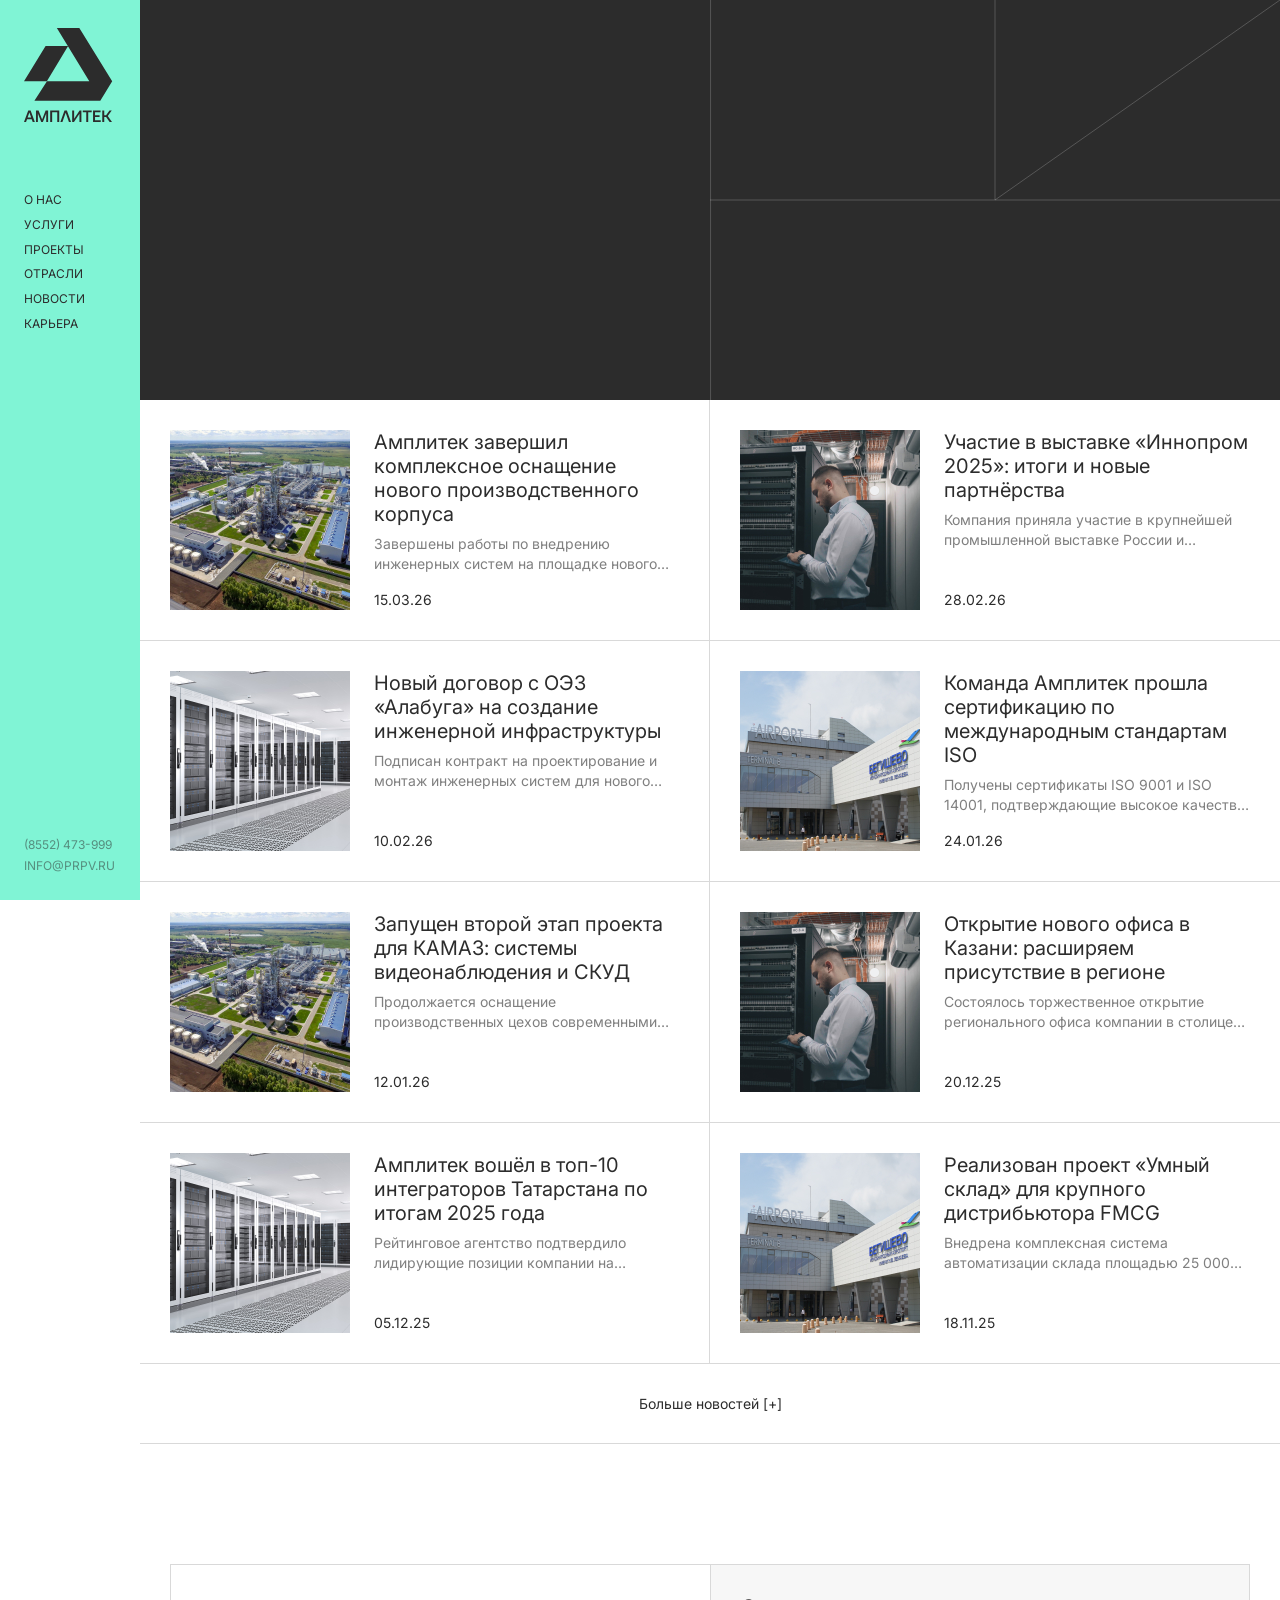
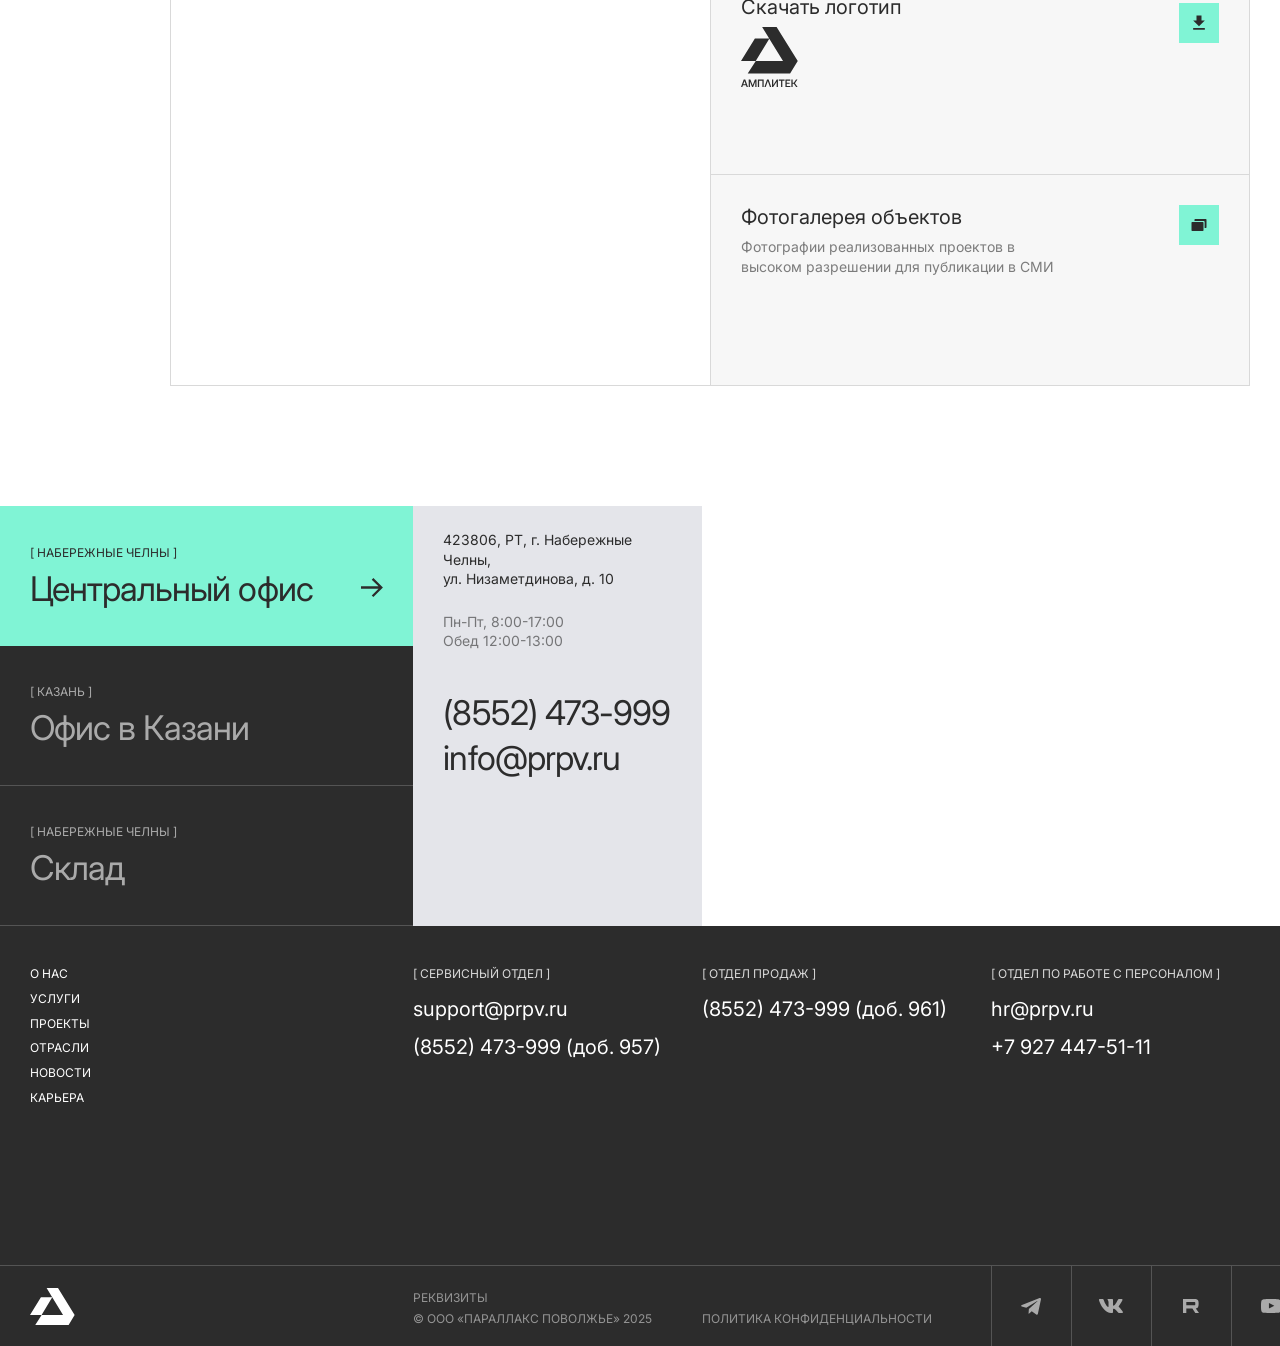
<file: news.html>
<!DOCTYPE html>
<html lang="ru">
	<head>
		<meta charset="UTF-8" />
		<meta name="viewport" content="width=device-width, initial-scale=1.0" />
		<title>Пресс-центр — АМПЛИТЕК</title>
<link rel="preconnect" href="https://fonts.googleapis.com" />
		<link rel="preconnect" href="https://fonts.gstatic.com" crossorigin />
		<link
			href="https://fonts.googleapis.com/css2?family=Inter:wght@400;500&display=swap"
			rel="stylesheet"
		/>
		<link
			rel="stylesheet"
			href="css/swiper-bundle.min.css"
		/>
		<link
			rel="stylesheet"
			href="css/fancybox.css"
		/>
		<link rel="stylesheet" href="css/aos.css" />
		<link rel="stylesheet" href="css/style.css?ver=2f333" />
	</head>
	<body>
		<header class="mobile-header">
			<a href="/" class="mobile-header__logo" aria-label="АМПЛИТЕК">
				<img src="img/logo-mobile.svg" />
			</a>
		</header>

		<!-- Burger -->
		<button class="burger" id="burger" aria-label="Меню">
			<span class="burger__line"></span>
			<span class="burger__line"></span>
			<span class="burger__line"></span>
		</button>

		<!-- Overlay -->
		<div class="sidebar-overlay" id="sidebarOverlay"></div>

		<!-- Sidebar -->
		<aside class="sidebar" id="sidebar">
			<!-- Mobile header -->
			<div class="sidebar__mob-header">
				<a href="/" class="sidebar__mob-logo" aria-label="АМПЛИТЕК">
					<img src="img/logo-mobile.svg" alt="АМПЛИТЕК" />
				</a>
				<button class="sidebar__close" id="sidebarClose" aria-label="Закрыть">
					<svg width="18" height="18" viewBox="0 0 18 18" fill="none" xmlns="http://www.w3.org/2000/svg"><path d="M1 1L17 17M17 1L1 17" stroke="#2C2C2C" stroke-width="1.5" stroke-linecap="round"/></svg>
				</button>
			</div>
			<!-- Desktop + mobile nav -->
			<div class="sidebar__content">
				<a href="/" class="sidebar__logo" aria-label="АМПЛИТЕК">
					<img src="img/logo.svg" />
				</a>
				<nav class="sidebar__nav">
					<a href="about.html">о нас</a>
					<a href="services.html">Услуги</a>
					<a href="projects.html">проекты</a>
					<a href="industries.html">отрасли</a>
					<a href="news.html">новости</a>
					<a href="career.html">карьера</a>
					
				</nav>
			</div>
			<!-- Desktop contacts -->
			<div class="sidebar__contacts">
				<a href="tel:+78552473999">(8552) 473-999</a>
				<a href="mailto:info@prpv.ru">info@prpv.ru</a>
			</div>
			<!-- Mobile footer -->
			<div class="sidebar__mob-footer">
				<div class="sidebar__mob-depts">
					<div class="sidebar__mob-dept">
						<span class="label">[ Сервисный отдел ]</span>
						<a href="mailto:support@prpv.ru">support@prpv.ru</a>
						<a href="tel:+78552473957">(8552) 473-999 (доб. 957)</a>
					</div>
					<div class="sidebar__mob-dept">
						<span class="label">[ Отдел продаж ]</span>
						<a href="tel:+78552473961">(8552) 473-999 (доб. 961)</a>
					</div>
					<div class="sidebar__mob-dept">
						<span class="label">[ Отдел по работе с персоналом ]</span>
						<a href="mailto:hr@prpv.ru">hr@prpv.ru</a>
						<a href="tel:+79274475111">+7 927 447-51-11</a>
					</div>
				</div>
				<div class="sidebar__mob-socials">
					<a href="#" class="sidebar__mob-social" aria-label="Telegram"><svg xmlns="http://www.w3.org/2000/svg" width="20" height="17" viewBox="0 0 20 17" fill="none"><path opacity="0.6" d="M19.9362 1.51976L16.9062 15.7048C16.6802 16.7038 16.1002 16.9288 15.2622 16.4778L10.7172 13.1258L8.49216 15.2528C8.26716 15.4788 8.04116 15.7048 7.52516 15.7048L7.88016 11.0298L16.3582 3.32576C16.7122 2.97076 16.2612 2.84176 15.8102 3.13276L5.26916 9.77276L0.723157 8.38676C-0.275843 8.06476 -0.275843 7.38676 0.949157 6.93676L18.6142 0.0697602C19.4842 -0.18824 20.2262 0.26376 19.9362 1.51976Z" fill="#2C2C2C"/></svg></a>
					<a href="#" class="sidebar__mob-social" aria-label="VK"><svg xmlns="http://www.w3.org/2000/svg" width="24" height="14" viewBox="0 0 24 14" fill="none"><path opacity="0.6" fill-rule="evenodd" clip-rule="evenodd" d="M23.45 0.948C23.616 0.402 23.45 0 22.655 0H20.03C19.362 0 19.054 0.347 18.887 0.73C18.887 0.73 17.552 3.926 15.661 6.002C15.049 6.604 14.771 6.795 14.437 6.795C14.27 6.795 14.019 6.604 14.019 6.057V0.948C14.019 0.292 13.835 0 13.279 0H9.151C8.734 0 8.483 0.304 8.483 0.593C8.483 1.214 9.429 1.358 9.526 3.106V6.904C9.526 7.737 9.373 7.888 9.039 7.888C8.149 7.888 5.984 4.677 4.699 1.003C4.45 0.288 4.198 0 3.527 0H0.9C0.15 0 0 0.347 0 0.73C0 1.412 0.89 4.8 4.145 9.281C6.315 12.341 9.37 14 12.153 14C13.822 14 14.028 13.632 14.028 12.997V10.684C14.028 9.947 14.186 9.8 14.715 9.8C15.105 9.8 15.772 9.992 17.33 11.467C19.11 13.216 19.403 14 20.405 14H23.03C23.78 14 24.156 13.632 23.94 12.904C23.702 12.18 22.852 11.129 21.725 9.882C21.113 9.172 20.195 8.407 19.916 8.024C19.527 7.533 19.638 7.314 19.916 6.877C19.916 6.877 23.116 2.451 23.449 0.948" fill="#2C2C2C"/></svg></a>
					<a href="#" class="sidebar__mob-social" aria-label="Rutube"><svg width="16" height="14" viewBox="0 0 16 14" fill="none" xmlns="http://www.w3.org/2000/svg"><path opacity="0.6" d="M11.1072 6.36077H3.30772V3.08736H11.1072C11.5628 3.08736 11.8796 3.17159 12.0386 3.31866C12.1975 3.46574 12.296 3.73853 12.296 4.13702V5.31239C12.296 5.73224 12.1975 6.00502 12.0386 6.15211C11.8796 6.29917 11.5628 6.36205 11.1072 6.36205V6.36077ZM11.6423 0.0012518H0V14H3.30772V9.44563H9.40354L12.296 14H16L12.8109 9.42427C13.9867 9.23947 14.5146 8.85731 14.95 8.22752C15.3854 7.59774 15.6038 6.59082 15.6038 5.24701V4.19737C15.6038 3.40037 15.5242 2.77058 15.3854 2.28788C15.2466 1.80515 15.0094 1.3853 14.6724 1.00817C14.3165 0.65117 13.9202 0.399743 13.4445 0.231297C12.9687 0.0842335 12.3743 0 11.6423 0V0.0012518Z" fill="#2C2C2C"/></svg></a>
					<a href="#" class="sidebar__mob-social" aria-label="YouTube"><svg width="20" height="14" viewBox="0 0 20 14" fill="none" xmlns="http://www.w3.org/2000/svg"><path opacity="0.6" fill-rule="evenodd" clip-rule="evenodd" d="M7.935 9.58282V3.98919L13.338 6.79596L7.935 9.58282ZM19.8 3.02076C19.8 3.02076 19.605 1.64823 19.005 1.04408C18.245 0.251813 17.392 0.247832 17.001 0.201052C14.203 1.33481e-07 10.004 0 10.004 0H9.996C9.996 0 5.798 1.33481e-07 2.999 0.201052C2.608 0.247832 1.756 0.250817 0.995 1.04408C0.395 1.64823 0.2 3.02076 0.2 3.02076C0.2 3.02076 0 4.63117 0 6.24257V7.75245C0 9.36286 0.2 10.9743 0.2 10.9743C0.2 10.9743 0.395 12.3458 0.995 12.95C1.755 13.7432 2.755 13.7173 3.2 13.8009C4.8 13.9532 10 14 10 14C10 14 14.203 13.994 17.001 13.793C17.392 13.7462 18.245 13.7432 19.005 12.95C19.605 12.3458 19.8 10.9743 19.8 10.9743C19.8 10.9743 20 9.36286 20 7.75245V6.24257C20 4.63117 19.8 3.02076 19.8 3.02076Z" fill="#2C2C2C"/></svg></a>
				</div>
			</div>
		</aside>
		<!-- Main content -->
		<main class="main">
			<!-- 1. HERO -->
			<section class="page-hero" id="page-hero">
				<div class="page-hero__inner">
					<h1 class="page-hero__title reveal-text">
						Пресс-центр <span class="page-hero__count">[45]</span>
					</h1>
				</div>
				<div class="page-hero__lines">
						<svg class="deco-lines" viewBox="0 0 100 100" preserveAspectRatio="none" aria-hidden="true">
							<line class="deco-line deco-line--1" pathLength="1" x1="0.1" y1="0" x2="0.1" y2="100" vector-effect="non-scaling-stroke"/>
							<line class="deco-line deco-line--2" pathLength="1" x1="50" y1="0" x2="50" y2="50" vector-effect="non-scaling-stroke"/>
							<line class="deco-line deco-line--3" pathLength="1" x1="0" y1="50" x2="100" y2="50" vector-effect="non-scaling-stroke"/>
							<line class="deco-line deco-line--4" pathLength="1" x1="100" y1="0" x2="50" y2="50" vector-effect="non-scaling-stroke"/>
						</svg>
				</div>
				<div class="page-hero__lines-mobile">
						<svg class="deco-lines" viewBox="0 0 100 100" preserveAspectRatio="none" aria-hidden="true">
							<line class="deco-line deco-line--1" pathLength="1" x1="0.1" y1="0" x2="0.1" y2="100" vector-effect="non-scaling-stroke"/>
							<line class="deco-line deco-line--2" pathLength="1" x1="50" y1="0" x2="50" y2="100" vector-effect="non-scaling-stroke"/>
							<line class="deco-line deco-line--3" pathLength="1" x1="0" y1="50" x2="100" y2="50" vector-effect="non-scaling-stroke"/>
							<line class="deco-line deco-line--4" pathLength="1" x1="100" y1="0" x2="0" y2="100" vector-effect="non-scaling-stroke"/>
						</svg>
				</div>
			</section>

			<!-- 2. NEWS GRID -->
			<section class="news-list" id="news">
				<div class="news-grid">
					<a href="post-detail.html" data-aos="fade-zoom-in" data-aos-delay="0">
					<div class="news-card">
						
						<div class="news-card__top-row">
							<div class="news-card__thumb">
							<img src="img/news/news-1.jpg" alt="" />
						</div>
							<span class="news-card__date-mob">15.03.26</span>
						</div>
						<div class="news-card__body">
							<div class="news-card__info">
								<h3 class="news-card__title">
									Амплитек завершил комплексное оснащение нового
									производственного корпуса
								</h3>
								<p class="news-card__desc">
									Завершены работы по внедрению инженерных систем на площадке
									нового производственного корпуса площадью 12 000 м²
								</p>
							</div>
							<span class="news-card__date">15.03.26</span>
						</div>
					</div>
					</a>

					<a href="post-detail.html" data-aos="fade-zoom-in" data-aos-delay="200">
					<div class="news-card">
						
						<div class="news-card__top-row">
							<div class="news-card__thumb">
							<img src="img/news/news-2.jpg" alt="" />
						</div>
							<span class="news-card__date-mob">28.02.26</span>
						</div>
						<div class="news-card__body">
							<div class="news-card__info">
								<h3 class="news-card__title">
									Участие в выставке «Иннопром 2025»: итоги и новые партнёрства
								</h3>
								<p class="news-card__desc">
									Компания приняла участие в крупнейшей промышленной выставке
									России и заключила ряд стратегических соглашений
								</p>
							</div>
							<span class="news-card__date">28.02.26</span>
						</div>
					</div>
					</a>

					<a href="post-detail.html" data-aos="fade-zoom-in" data-aos-delay="200">
					<div class="news-card">
						
						<div class="news-card__top-row">
							<div class="news-card__thumb">
							<img src="img/news/news-3.jpg" alt="" />
						</div>
							<span class="news-card__date-mob">10.02.26</span>
						</div>
						<div class="news-card__body">
							<div class="news-card__info">
								<h3 class="news-card__title">
									Новый договор с ОЭЗ «Алабуга» на создание инженерной
									инфраструктуры
								</h3>
								<p class="news-card__desc">
									Подписан контракт на проектирование и монтаж инженерных систем
									для нового логистического комплекса
								</p>
							</div>
							<span class="news-card__date">10.02.26</span>
						</div>
					</div>
					</a>

					<a href="post-detail.html" data-aos="fade-zoom-in" data-aos-delay="400">
					<div class="news-card">
						
						<div class="news-card__top-row">
							<div class="news-card__thumb">
							<img src="img/news/news-4.jpg" alt="" />
						</div>
							<span class="news-card__date-mob">24.01.26</span>
						</div>
						<div class="news-card__body">
							<div class="news-card__info">
								<h3 class="news-card__title">
									Команда Амплитек прошла сертификацию по международным
									стандартам ISO
								</h3>
								<p class="news-card__desc">
									Получены сертификаты ISO 9001 и ISO 14001, подтверждающие
									высокое качество управления производством
								</p>
							</div>
							<span class="news-card__date">24.01.26</span>
						</div>
					</div>
					</a>

					<a href="post-detail.html" data-aos="fade-zoom-in" data-aos-delay="200">
					<div class="news-card">
						
						<div class="news-card__top-row">
							<div class="news-card__thumb">
							<img src="img/news/news-5.jpg" alt="" />
						</div>
							<span class="news-card__date-mob">12.01.26</span>
						</div>
						<div class="news-card__body">
							<div class="news-card__info">
								<h3 class="news-card__title">
									Запущен второй этап проекта для КАМАЗ: системы видеонаблюдения
									и СКУД
								</h3>
								<p class="news-card__desc">
									Продолжается оснащение производственных цехов современными
									системами безопасности
								</p>
							</div>
							<span class="news-card__date">12.01.26</span>
						</div>
					</div>
					</a>

					<a href="post-detail.html" data-aos="fade-zoom-in" data-aos-delay="400">
					<div class="news-card">
						
						<div class="news-card__top-row">
							<div class="news-card__thumb">
							<img src="img/news/news-6.jpg" alt="" />
						</div>
							<span class="news-card__date-mob">20.12.25</span>
						</div>
						<div class="news-card__body">
							<div class="news-card__info">
								<h3 class="news-card__title">
									Открытие нового офиса в Казани: расширяем присутствие в
									регионе
								</h3>
								<p class="news-card__desc">
									Состоялось торжественное открытие регионального офиса компании
									в столице Татарстана
								</p>
							</div>
							<span class="news-card__date">20.12.25</span>
						</div>
					</div>
					</a>

					<a href="post-detail.html" data-aos="fade-zoom-in" data-aos-delay="200">
					<div class="news-card">
						
						<div class="news-card__top-row">
							<div class="news-card__thumb">
							<img src="img/news/news-7.jpg" alt="" />
						</div>
							<span class="news-card__date-mob">05.12.25</span>
						</div>
						<div class="news-card__body">
							<div class="news-card__info">
								<h3 class="news-card__title">
									Амплитек вошёл в топ-10 интеграторов Татарстана по итогам 2025
									года
								</h3>
								<p class="news-card__desc">
									Рейтинговое агентство подтвердило лидирующие позиции компании
									на региональном рынке
								</p>
							</div>
							<span class="news-card__date">05.12.25</span>
						</div>
					</div>
					</a>

					<a href="post-detail.html" data-aos="fade-zoom-in" data-aos-delay="400">
					<div class="news-card">
						
						<div class="news-card__top-row">
							<div class="news-card__thumb">
							<img src="img/news/news-8.jpg" alt="" />
						</div>
							<span class="news-card__date-mob">18.11.25</span>
						</div>
						<div class="news-card__body">
							<div class="news-card__info">
								<h3 class="news-card__title">
									Реализован проект «Умный склад» для крупного дистрибьютора
									FMCG
								</h3>
								<p class="news-card__desc">
									Внедрена комплексная система автоматизации склада площадью 25
									000 м² с применением IoT-технологий
								</p>
							</div>
							<span class="news-card__date">18.11.25</span>
						</div>
					</div>
					</a>
				</div>
			</section>

			<!-- 3. LOAD MORE -->
			<div class="news-more" id="newsMore">
				<button class="news-more__btn" type="button">
					Больше новостей [+]
				</button>
			</div>

			<!-- 4. PRESS MATERIALS -->
			<section class="press" id="press">
				<div class="press__inner">
					<div class="press__layout">
						<div class="press__text-col">
							<h2 class="press__heading reveal-text">Материалы для СМИ</h2>
							<div class="press__text reveal-text">
								<p>
									Пресс-кит компании Амплитек содержит официальные материалы для
									средств массовой информации: логотипы, фирменные цвета,
									описание деятельности, ключевые факты о компании и контакты
									пресс-службы.
								</p>
								<p>
									Для получения дополнительных материалов или организации
									интервью обращайтесь по адресу
									<a
										href="mailto:pr@prpv.ru"
										style="
											color: inherit;
											border-bottom: 1px solid currentColor;
										"
										>pr@prpv.ru</a
									>
								</p>
							</div>
						</div>
						<div class="press__cards-col">
							<a href="#" data-aos="fade-zoom-in" data-aos-delay="200">
								<div class="press-card">
									<div class="press-card__info">
										<h3 class="press-card__title">Скачать логотип</h3>

										<div class="press-card__logo">
											<svg
												width="57"
												height="60"
												viewBox="0 0 57 60"
												fill="none"
												xmlns="http://www.w3.org/2000/svg"
											>
												<path
													d="M35.6056 0H21.1341L28.2078 11.5105H13.8976L0 33.9925H14.7229L28.2892 11.6442L42.024 33.9925H14.7854L6.69304 46.4332L49.0963 46.439L56.747 33.9925L35.6056 0Z"
													fill="#2C2C2C"
												/>
												<path
													d="M0 59.9997L2.73799 52.5859H4.25913L6.97622 59.9997H5.62298L4.95167 58.1994H1.97243L1.31142 59.9997H0ZM2.32884 57.1297H4.60525L3.46174 53.9628L2.32884 57.1297Z"
													fill="#2C2C2C"
												/>
												<path
													d="M7.71094 52.5859H9.35817L11.6661 58.3582L13.911 52.5859H15.5161V59.9997H14.2992V54.6195L12.1486 59.9997H11.089L8.9384 54.6195V59.9997H7.71094V52.5859Z"
													fill="#2C2C2C"
												/>
												<path
													d="M16.8477 59.9997V52.5859H22.6701V59.9997H21.4008V53.7086H18.1172V59.9997H16.8477Z"
													fill="#2C2C2C"
												/>
												<path
													d="M30.2567 59.9997H28.9244L26.8262 54.0794L24.7177 59.9997H23.4062L26.0603 52.5859H27.6023L30.2567 59.9997Z"
													fill="#2C2C2C"
												/>
												<path
													d="M31 59.9997V52.5859H32.259V57.9133L35.7838 52.5859H36.9379V59.9997H35.6895V54.6724L32.1647 59.9997H31Z"
													fill="#2C2C2C"
												/>
												<path
													d="M37.8203 52.5859H43.5694V53.7086H41.3242V59.9997H40.0652V53.7086H37.8203V52.5859Z"
													fill="#2C2C2C"
												/>
												<path
													d="M44.4414 52.5859H49.2567V53.7086H45.711V55.6995H48.6275V56.7903H45.711V58.8768H49.3931V59.9994H44.4414V52.5859Z"
													fill="#2C2C2C"
												/>
												<path
													d="M50.3652 59.9997V52.5859H51.6345V55.6784H52.8305L55.0229 52.5859H56.4601L53.9003 56.1551L56.628 59.9997H55.1069L52.8408 56.8014H51.6342V59.9997H50.3652Z"
													fill="#2C2C2C"
												/>
											</svg>
										</div>
									</div>
									<div class="press-card__action">
										<a href="#" class="press-card__btn" aria-label="Скачать">
											<img
												src="img/news/icon-download.svg"
												alt=""
												width="20"
												height="20"
											/>
										</a>
									</div>
								</div>
							</a>

							<div href="#"  data-aos="fade-zoom-in" data-aos-delay="400">
								<div class="press-card" >
									<div class="press-card__info">
										<h3 class="press-card__title">Фотогалерея объектов</h3>
										<p class="press-card__desc">
											Фотографии реализованных проектов в высоком разрешении для
											публикации в СМИ
										</p>
									</div>
									<div class="press-card__action">
										<a href="#" class="press-card__btn" aria-label="Смотреть фото">
											<img
												src="img/news/icon-photo.svg"
												alt=""
												width="18"
												height="18"
											/>
										</a>
									</div>
								</div>
							</a>
						</div>
					</div>
				</div>
			</section>
		</main>

		<!-- FOOTER -->
		<footer class="footer" id="contacts">
			<!-- Footer top -->
			<div class="footer__top" id="footerTop">
				<div class="footer__locations">
					<div
						class="location-block location-block--accent is-active"
						data-tab="0"
						role="button"
						tabindex="0"
						aria-pressed="true"
					>
						<span class="location-block__city label">[ Набережные Челны ]</span>
						<div class="location-block__name-row">
							<span class="location-block__name">Центральный офис</span>
							<span class="location-block__arrow">
								<svg
									width="22"
									height="20"
									viewBox="0 0 22 20"
									fill="none"
									xmlns="http://www.w3.org/2000/svg"
								>
									<path
										d="M12.3793 19.0908L10.7386 17.4715L17.4929 10.7172H0V8.37349H17.4929L10.7386 1.64054L12.3793 -8.84533e-05L21.9247 9.54537L12.3793 19.0908Z"
										fill="#2C2C2C"
									/>
								</svg>
							</span>
						</div>
					</div>
					<div
						class="location-block location-block--dark"
						data-tab="1"
						role="button"
						tabindex="0"
						aria-pressed="false"
					>
						<span class="location-block__city label">[ Казань ]</span>
						<div class="location-block__name-row">
							<span class="location-block__name">Офис в Казани</span>
							<span class="location-block__arrow">
								<svg
									width="22"
									height="20"
									viewBox="0 0 22 20"
									fill="none"
									xmlns="http://www.w3.org/2000/svg"
								>
									<path
										d="M12.3793 19.0908L10.7386 17.4715L17.4929 10.7172H0V8.37349H17.4929L10.7386 1.64054L12.3793 -8.84533e-05L21.9247 9.54537L12.3793 19.0908Z"
										fill="#2C2C2C"
									/>
								</svg>
							</span>
						</div>
					</div>
					<div
						class="location-block location-block--dark"
						data-tab="2"
						role="button"
						tabindex="0"
						aria-pressed="false"
					>
						<span class="location-block__city label">[ Набережные Челны ]</span>
						<div class="location-block__name-row">
							<span class="location-block__name">Склад</span>
							<span class="location-block__arrow">
								<svg
									width="22"
									height="20"
									viewBox="0 0 22 20"
									fill="none"
									xmlns="http://www.w3.org/2000/svg"
								>
									<path
										d="M12.3793 19.0908L10.7386 17.4715L17.4929 10.7172H0V8.37349H17.4929L10.7386 1.64054L12.3793 -8.84533e-05L21.9247 9.54537L12.3793 19.0908Z"
										fill="#2C2C2C"
									/>
								</svg>
							</span>
						</div>
					</div>
				</div>
				<div class="footer__panels">
					<div class="footer__panel" data-panel="0">
						<div class="footer__info">
							<p class="text">
								423806, РТ, г. Набережные Челны,<br />ул. Низаметдинова, д. 10
							</p>
							<p class="text footer__schedule">
								Пн-Пт, 8:00-17:00<br />Обед 12:00-13:00
							</p>
							<div class="footer__main-contacts">
								<a href="tel:+78552473999" class="footer__phone"
									>(8552) 473-999</a
								>
								<a href="mailto:info@prpv.ru" class="footer__email"
									>info@prpv.ru</a
								>
							</div>
						</div>
						<div class="footer__map">
							<iframe
								class="footer__map-iframe"
								src="https://yandex.ru/map-widget/v1/?ll=52.4073%2C55.7261&z=16&pt=52.4073%2C55.7261%2Cpm2rdm&l=map&lang=ru_RU"
								title="Карта офиса АМПЛИТЕК"
								allowfullscreen
								loading="lazy"
							></iframe>
						</div>
					</div>
					<div class="footer__panel" data-panel="1" style="display: none">
						<div class="footer__info">
							<p class="text">г. Казань, пр. Ямашева, 45А, этаж 10, офис 2</p>
							<p class="text footer__schedule">
								Пн-Пт, 8:00-17:00<br />Обед 12:00-13:00
							</p>
							<div class="footer__main-contacts">
								<a href="tel:+79050240141" class="footer__phone"
									>8 905 024 01 41</a
								>
								<a href="mailto:info@prpv.ru" class="footer__email"
									>info@prpv.ru</a
								>
							</div>
						</div>
						<div class="footer__map">
							<iframe
								class="footer__map-iframe"
								src="https://yandex.ru/map-widget/v1/?um=constructor%3Afdde8734aa4e234dc018d156c617f0b6d1487db16f9e6f16cadc17bb6cf573c2&source=constructor"
								title="Карта офиса в Казани"
								allowfullscreen
								loading="lazy"
							></iframe>
						</div>
					</div>
					<div class="footer__panel" data-panel="2" style="display: none">
						<div class="footer__info">
							<p class="text">
								423806, РТ, г. Набережные Челны,<br />ул. Низаметдинова, д. 10
							</p>
							<p class="text footer__schedule">
								Пн-Пт, 8:00-17:00<br />Обед 12:00-13:00
							</p>
							<div class="footer__main-contacts">
								<a href="tel:+78552473999" class="footer__phone"
									>(8552) 473-999</a
								>
								<a href="mailto:info@prpv.ru" class="footer__email"
									>info@prpv.ru</a
								>
							</div>
						</div>
						<div class="footer__map">
							<iframe 
								class="footer__map-iframe"
								src="https://yandex.ru/map-widget/v1/?um=constructor%3A199925983e52460764d2b4f36de3015eb293f49233d2de4c96bc3ab8922d51c8&amp;source=constructor" width="100%" frameborder="0">
							</iframe>
						</div>
					</div>
				</div>
			</div>

			<!-- Footer bottom -->
			<div class="footer__bottom">
				<div class="footer__content-area">
					<nav class="footer__nav-col">
						<a href="about.html">о нас</a>
						<a href="services.html">Услуги</a>
						<a href="projects.html">проекты</a>
						<a href="industries.html">отрасли</a>
						<a href="news.html">новости</a>
						<a href="career.html">карьера</a>
						
					</nav>
					<div class="footer__depts">
						<div class="footer-contact">
							<span class="footer-contact__dept">[ Сервисный отдел ]</span>
							<a href="mailto:support@prpv.ru" class="footer-contact__value"
								>support@prpv.ru</a
							>
							<a href="tel:+78552473957" class="footer-contact__value"
								>(8552) 473-999 (доб. 957)</a
							>
						</div>
						<div class="footer-contact">
							<span class="footer-contact__dept">[ Отдел продаж ]</span>
							<a href="tel:+78552473961" class="footer-contact__value"
								>(8552) 473-999 (доб. 961)</a
							>
						</div>
						<div class="footer-contact">
							<span class="footer-contact__dept"
								>[ Отдел по работе с персоналом ]</span
							>
							<a href="mailto:hr@prpv.ru" class="footer-contact__value"
								>hr@prpv.ru</a
							>
							<a href="tel:+79274475111" class="footer-contact__value"
								>+7 927 447-51-11</a
							>
						</div>
					</div>
				</div>

				<div class="footer__strip">
				<!-- PC Version -->
				<div class="footer__strip-pc">
					<div class="footer__strip-logo">
						<svg
							width="45"
							height="37"
							viewBox="0 0 45 37"
							fill="none"
							xmlns="http://www.w3.org/2000/svg"
						>
							<path
								d="M28.0028 0H16.6214L22.1847 9.17096H10.93L0 27.0833H11.5792L22.2487 9.27749L33.0507 27.0833H11.6283L5.26389 36.9954L38.6129 37L44.6299 27.0833L28.0028 0Z"
								fill="white"
							/>
						</svg>
					</div>
					<div class="footer__depts">
						<div class="footer__strip-legal">
							<a href="#" class="label">реквизиты</a>
							<span class="label">© ООО «Параллакс Поволжье» 2025</span>
						</div>
							<div class="footer__strip-privacy">
								<a href="#" class="label">политика конфиденциальности</a>
							</div>
					<div class="footer__socials">
						<a href="#" class="footer__social-icon" aria-label="Telegram">
							<svg
								xmlns="http://www.w3.org/2000/svg"
								width="20"
								height="17"
								viewBox="0 0 20 17"
								fill="none"
							>
								<path
									opacity="0.6"
									d="M19.9362 1.51976L16.9062 15.7048C16.6802 16.7038 16.1002 16.9288 15.2622 16.4778L10.7172 13.1258L8.49216 15.2528C8.26716 15.4788 8.04116 15.7048 7.52516 15.7048L7.88016 11.0298L16.3582 3.32576C16.7122 2.97076 16.2612 2.84176 15.8102 3.13276L5.26916 9.77276L0.723157 8.38676C-0.275843 8.06476 -0.275843 7.38676 0.949157 6.93676L18.6142 0.0697602C19.4842 -0.18824 20.2262 0.26376 19.9362 1.51976Z"
									fill="white"
								/>
							</svg>
						</a>
						<a href="#" class="footer__social-icon" aria-label="VK">
							<svg
								xmlns="http://www.w3.org/2000/svg"
								width="24"
								height="14"
								viewBox="0 0 24 14"
								fill="none"
							>
								<path
									opacity="0.6"
									fill-rule="evenodd"
									clip-rule="evenodd"
									d="M23.45 0.948C23.616 0.402 23.45 0 22.655 0H20.03C19.362 0 19.054 0.347 18.887 0.73C18.887 0.73 17.552 3.926 15.661 6.002C15.049 6.604 14.771 6.795 14.437 6.795C14.27 6.795 14.019 6.604 14.019 6.057V0.948C14.019 0.292 13.835 0 13.279 0H9.151C8.734 0 8.483 0.304 8.483 0.593C8.483 1.214 9.429 1.358 9.526 3.106V6.904C9.526 7.737 9.373 7.888 9.039 7.888C8.149 7.888 5.984 4.677 4.699 1.003C4.45 0.288 4.198 0 3.527 0H0.9C0.15 0 0 0.347 0 0.73C0 1.412 0.89 4.8 4.145 9.281C6.315 12.341 9.37 14 12.153 14C13.822 14 14.028 13.632 14.028 12.997V10.684C14.028 9.947 14.186 9.8 14.715 9.8C15.105 9.8 15.772 9.992 17.33 11.467C19.11 13.216 19.403 14 20.405 14H23.03C23.78 14 24.156 13.632 23.94 12.904C23.702 12.18 22.852 11.129 21.725 9.882C21.113 9.172 20.195 8.407 19.916 8.024C19.527 7.533 19.638 7.314 19.916 6.877C19.916 6.877 23.116 2.451 23.449 0.948"
									fill="white"
								/>
							</svg>
						</a>
						<a href="#" class="footer__social-icon" aria-label="Rutube">
							<svg
								width="16"
								height="14"
								viewBox="0 0 16 14"
								fill="none"
								xmlns="http://www.w3.org/2000/svg"
							>
								<path
									opacity="0.6"
									d="M11.1072 6.36077H3.30772V3.08736H11.1072C11.5628 3.08736 11.8796 3.17159 12.0386 3.31866C12.1975 3.46574 12.296 3.73853 12.296 4.13702V5.31239C12.296 5.73224 12.1975 6.00502 12.0386 6.15211C11.8796 6.29917 11.5628 6.36205 11.1072 6.36205V6.36077ZM11.6423 0.0012518H0V14H3.30772V9.44563H9.40354L12.296 14H16L12.8109 9.42427C13.9867 9.23947 14.5146 8.85731 14.95 8.22752C15.3854 7.59774 15.6038 6.59082 15.6038 5.24701V4.19737C15.6038 3.40037 15.5242 2.77058 15.3854 2.28788C15.2466 1.80515 15.0094 1.3853 14.6724 1.00817C14.3165 0.65117 13.9202 0.399743 13.4445 0.231297C12.9687 0.0842335 12.3743 0 11.6423 0V0.0012518Z"
									fill="white"
								/>
							</svg>
						</a>
						<a href="#" class="footer__social-icon" aria-label="YouTube">
							<svg
								width="20"
								height="14"
								viewBox="0 0 20 14"
								fill="none"
								xmlns="http://www.w3.org/2000/svg"
							>
								<path
									opacity="0.6"
									fill-rule="evenodd"
									clip-rule="evenodd"
									d="M7.935 9.58282V3.98919L13.338 6.79596L7.935 9.58282ZM19.8 3.02076C19.8 3.02076 19.605 1.64823 19.005 1.04408C18.245 0.251813 17.392 0.247832 17.001 0.201052C14.203 1.33481e-07 10.004 0 10.004 0H9.996C9.996 0 5.798 1.33481e-07 2.999 0.201052C2.608 0.247832 1.756 0.250817 0.995 1.04408C0.395 1.64823 0.2 3.02076 0.2 3.02076C0.2 3.02076 0 4.63117 0 6.24257V7.75245C0 9.36286 0.2 10.9743 0.2 10.9743C0.2 10.9743 0.395 12.3458 0.995 12.95C1.755 13.7432 2.755 13.7173 3.2 13.8009C4.8 13.9532 10 14 10 14C10 14 14.203 13.994 17.001 13.793C17.392 13.7462 18.245 13.7432 19.005 12.95C19.605 12.3458 19.8 10.9743 19.8 10.9743C19.8 10.9743 20 9.36286 20 7.75245V6.24257C20 4.63117 19.8 3.02076 19.8 3.02076Z"
									fill="white"
								/>
							</svg>
						</a>
					</div>
					</div>
				</div>
				<!-- Mobile Version -->
				<div class="footer__strip-mob">
					<div class="footer__strip-mob-top">
						<div class="footer__strip-logo">
							<svg
								width="45"
								height="37"
								viewBox="0 0 45 37"
								fill="none"
								xmlns="http://www.w3.org/2000/svg"
							>
								<path
									d="M28.0028 0H16.6214L22.1847 9.17096H10.93L0 27.0833H11.5792L22.2487 9.27749L33.0507 27.0833H11.6283L5.26389 36.9954L38.6129 37L44.6299 27.0833L28.0028 0Z"
									fill="white"
								/>
							</svg>
						</div>
						<div class="footer__socials">
							<a href="#" class="footer__social-icon" aria-label="Telegram">
								<svg
									xmlns="http://www.w3.org/2000/svg"
									width="20"
									height="17"
									viewBox="0 0 20 17"
									fill="none"
								>
									<path
										opacity="0.6"
										d="M19.9362 1.51976L16.9062 15.7048C16.6802 16.7038 16.1002 16.9288 15.2622 16.4778L10.7172 13.1258L8.49216 15.2528C8.26716 15.4788 8.04116 15.7048 7.52516 15.7048L7.88016 11.0298L16.3582 3.32576C16.7122 2.97076 16.2612 2.84176 15.8102 3.13276L5.26916 9.77276L0.723157 8.38676C-0.275843 8.06476 -0.275843 7.38676 0.949157 6.93676L18.6142 0.0697602C19.4842 -0.18824 20.2262 0.26376 19.9362 1.51976Z"
										fill="white"
									/>
								</svg>
							</a>
							<a href="#" class="footer__social-icon" aria-label="VK">
								<svg
									xmlns="http://www.w3.org/2000/svg"
									width="24"
									height="14"
									viewBox="0 0 24 14"
									fill="none"
								>
									<path
										opacity="0.6"
										fill-rule="evenodd"
										clip-rule="evenodd"
										d="M23.45 0.948C23.616 0.402 23.45 0 22.655 0H20.03C19.362 0 19.054 0.347 18.887 0.73C18.887 0.73 17.552 3.926 15.661 6.002C15.049 6.604 14.771 6.795 14.437 6.795C14.27 6.795 14.019 6.604 14.019 6.057V0.948C14.019 0.292 13.835 0 13.279 0H9.151C8.734 0 8.483 0.304 8.483 0.593C8.483 1.214 9.429 1.358 9.526 3.106V6.904C9.526 7.737 9.373 7.888 9.039 7.888C8.149 7.888 5.984 4.677 4.699 1.003C4.45 0.288 4.198 0 3.527 0H0.9C0.15 0 0 0.347 0 0.73C0 1.412 0.89 4.8 4.145 9.281C6.315 12.341 9.37 14 12.153 14C13.822 14 14.028 13.632 14.028 12.997V10.684C14.028 9.947 14.186 9.8 14.715 9.8C15.105 9.8 15.772 9.992 17.33 11.467C19.11 13.216 19.403 14 20.405 14H23.03C23.78 14 24.156 13.632 23.94 12.904C23.702 12.18 22.852 11.129 21.725 9.882C21.113 9.172 20.195 8.407 19.916 8.024C19.527 7.533 19.638 7.314 19.916 6.877C19.916 6.877 23.116 2.451 23.449 0.948"
										fill="white"
									/>
								</svg>
							</a>
							<a href="#" class="footer__social-icon" aria-label="Rutube">
								<svg
									width="16"
									height="14"
									viewBox="0 0 16 14"
									fill="none"
									xmlns="http://www.w3.org/2000/svg"
								>
									<path
										opacity="0.6"
										d="M11.1072 6.36077H3.30772V3.08736H11.1072C11.5628 3.08736 11.8796 3.17159 12.0386 3.31866C12.1975 3.46574 12.296 3.73853 12.296 4.13702V5.31239C12.296 5.73224 12.1975 6.00502 12.0386 6.15211C11.8796 6.29917 11.5628 6.36205 11.1072 6.36205V6.36077ZM11.6423 0.0012518H0V14H3.30772V9.44563H9.40354L12.296 14H16L12.8109 9.42427C13.9867 9.23947 14.5146 8.85731 14.95 8.22752C15.3854 7.59774 15.6038 6.59082 15.6038 5.24701V4.19737C15.6038 3.40037 15.5242 2.77058 15.3854 2.28788C15.2466 1.80515 15.0094 1.3853 14.6724 1.00817C14.3165 0.65117 13.9202 0.399743 13.4445 0.231297C12.9687 0.0842335 12.3743 0 11.6423 0V0.0012518Z"
										fill="white"
									/>
								</svg>
							</a>
							<a href="#" class="footer__social-icon" aria-label="YouTube">
								<svg
									width="20"
									height="14"
									viewBox="0 0 20 14"
									fill="none"
									xmlns="http://www.w3.org/2000/svg"
								>
									<path
										opacity="0.6"
										fill-rule="evenodd"
										clip-rule="evenodd"
										d="M7.935 9.58282V3.98919L13.338 6.79596L7.935 9.58282ZM19.8 3.02076C19.8 3.02076 19.605 1.64823 19.005 1.04408C18.245 0.251813 17.392 0.247832 17.001 0.201052C14.203 1.33481e-07 10.004 0 10.004 0H9.996C9.996 0 5.798 1.33481e-07 2.999 0.201052C2.608 0.247832 1.756 0.250817 0.995 1.04408C0.395 1.64823 0.2 3.02076 0.2 3.02076C0.2 3.02076 0 4.63117 0 6.24257V7.75245C0 9.36286 0.2 10.9743 0.2 10.9743C0.2 10.9743 0.395 12.3458 0.995 12.95C1.755 13.7432 2.755 13.7173 3.2 13.8009C4.8 13.9532 10 14 10 14C10 14 14.203 13.994 17.001 13.793C17.392 13.7462 18.245 13.7432 19.005 12.95C19.605 12.3458 19.8 10.9743 19.8 10.9743C19.8 10.9743 20 9.36286 20 7.75245V6.24257C20 4.63117 19.8 3.02076 19.8 3.02076Z"
										fill="white"
									/>
								</svg>
							</a>
						</div>
					</div>
					<div class="footer__strip-mob-bottom">
						<div class="footer__strip-legal">
							<a href="#" class="label">реквизиты</a>
							<span class="label">© ООО «Параллакс Поволжье» 2025</span>
						</div>
						<div class="footer__strip-privacy">
							<a href="#" class="label">политика конфиденциальности</a>
						</div>
					</div>
				</div>
			</div>
		</footer>
		<script src="js/lenis.min.js"></script>
		<script src="js/fancybox.umd.js"></script>
		<script src="js/imask.js"></script>
		<script src="js/aos.js"></script>
		<script src="js/swiper-bundle.min.js"></script>
		<script src="js/app.js?ver=5"></script>
	</body>
</html>
</file>
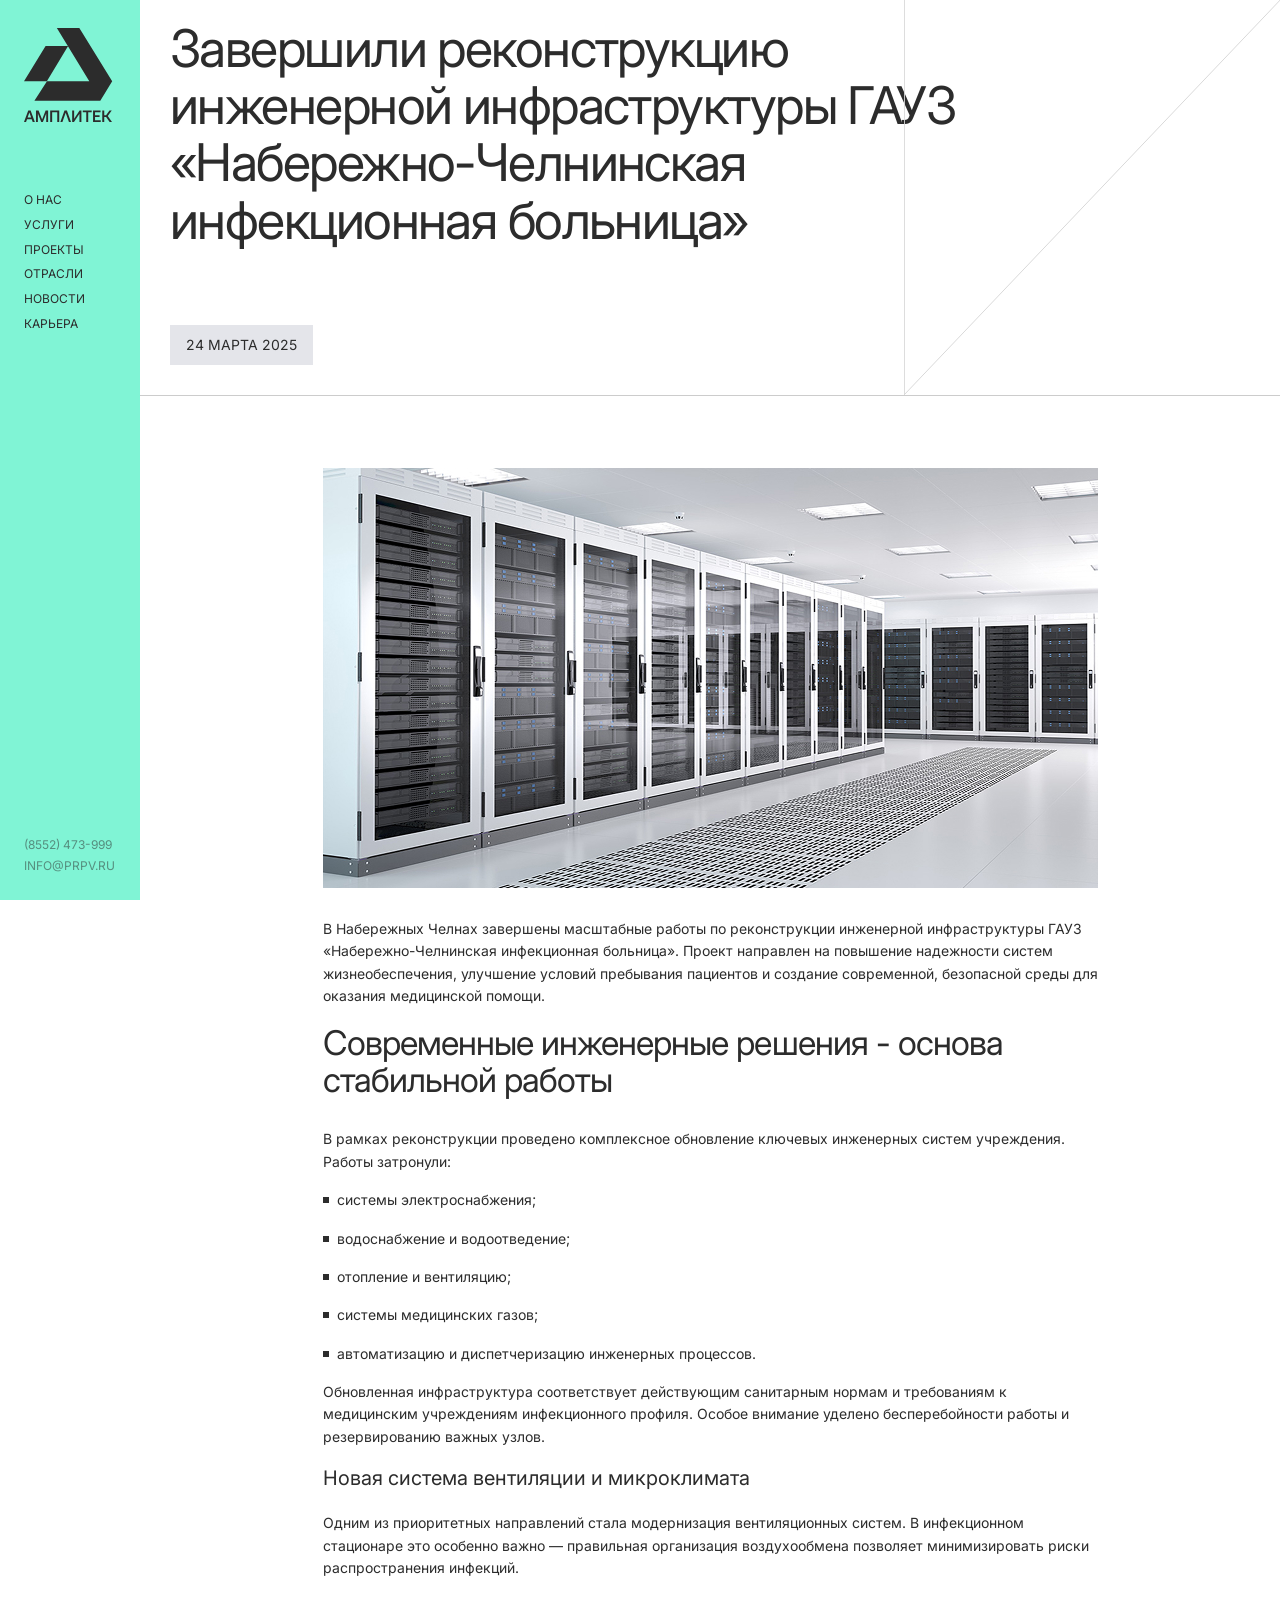
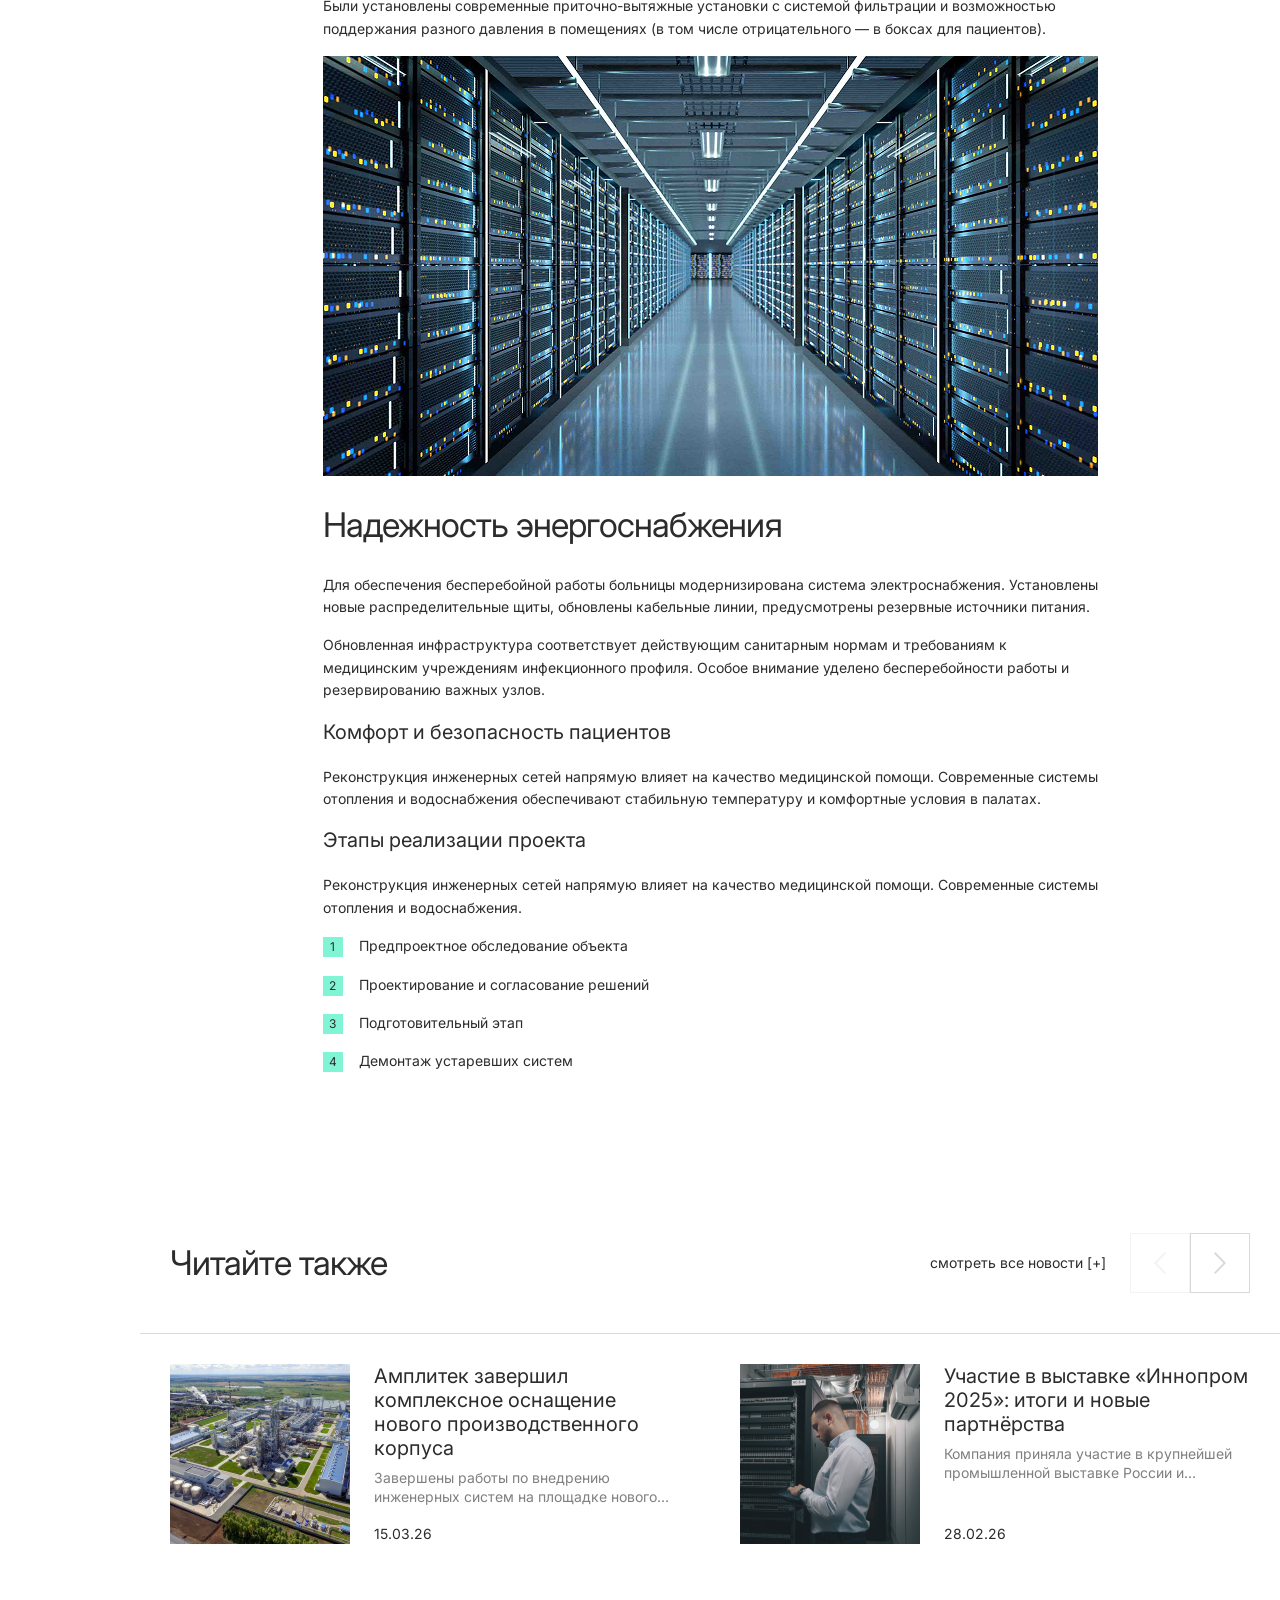
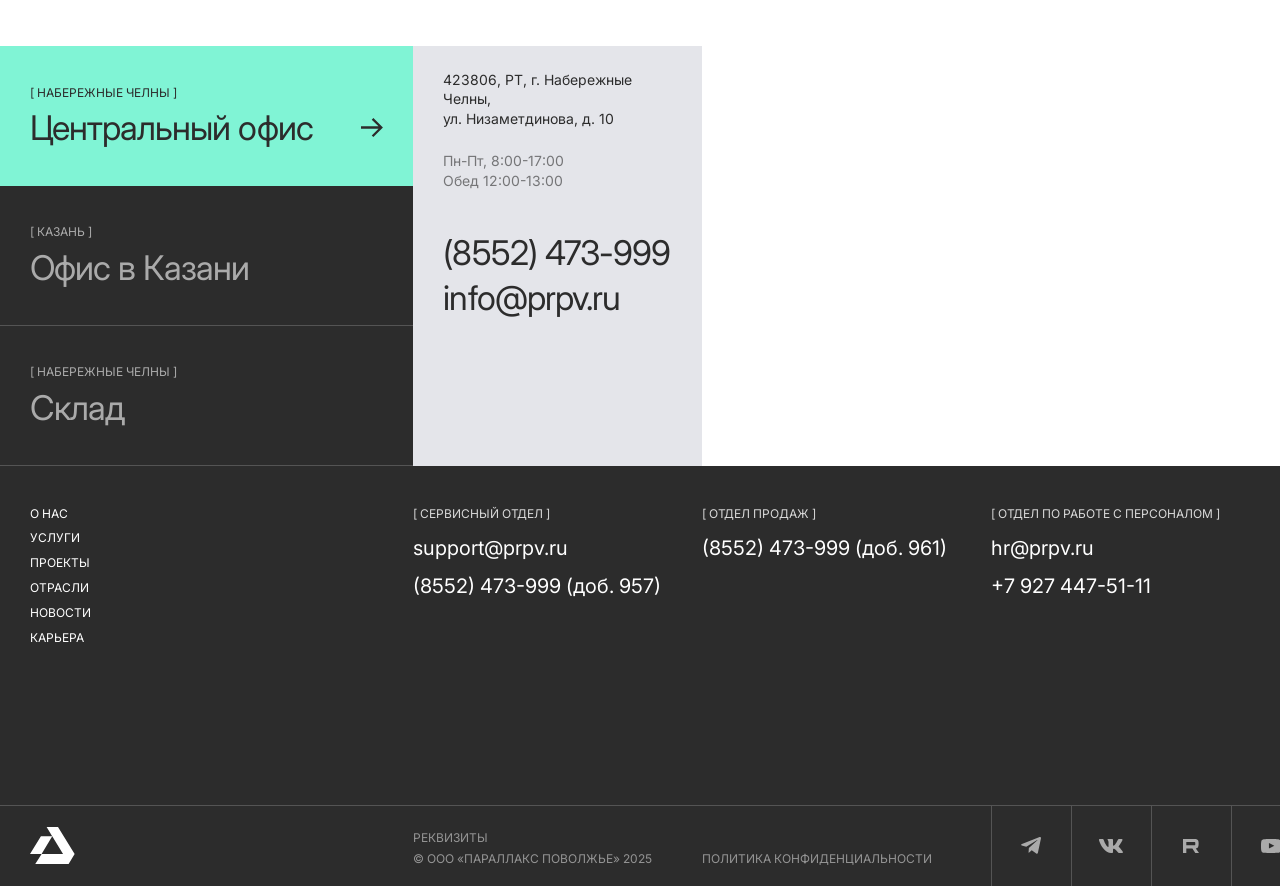
<file: post-detail.html>
<!DOCTYPE html>
<html lang="ru">
	<head>
		<meta charset="UTF-8" />
		<meta name="viewport" content="width=device-width, initial-scale=1.0" />
		<title>
			Завершили реконструкцию инженерной инфраструктуры ГАУЗ
			«Набережно-Челнинская инфекционная больница»
		</title>
	<link rel="preconnect" href="https://fonts.googleapis.com" />
		<link rel="preconnect" href="https://fonts.gstatic.com" crossorigin />
		<link
			href="https://fonts.googleapis.com/css2?family=Inter:wght@400;500&display=swap"
			rel="stylesheet"
		/>
		<link
			rel="stylesheet"
			href="css/swiper-bundle.min.css"
		/>
		<link
			rel="stylesheet"
			href="css/fancybox.css"
		/>
		<link rel="stylesheet" href="css/aos.css" />
		<link rel="stylesheet" href="css/style.css?ver=233f3" />
	</head>
	<body>
		<header class="mobile-header">
			<a href="/" class="mobile-header__logo" aria-label="АМПЛИТЕК">
				<img src="img/logo-mobile.svg" />
			</a>
		</header>

		<!-- Burger -->
		<button class="burger" id="burger" aria-label="Меню">
			<span class="burger__line"></span>
			<span class="burger__line"></span>
			<span class="burger__line"></span>
		</button>

		<!-- Overlay -->
		<div class="sidebar-overlay" id="sidebarOverlay"></div>

		<!-- Sidebar -->
		<aside class="sidebar" id="sidebar">
			<!-- Mobile header -->
			<div class="sidebar__mob-header">
				<a href="/" class="sidebar__mob-logo" aria-label="АМПЛИТЕК">
					<img src="img/logo-mobile.svg" alt="АМПЛИТЕК" />
				</a>
				<button class="sidebar__close" id="sidebarClose" aria-label="Закрыть">
					<svg width="18" height="18" viewBox="0 0 18 18" fill="none" xmlns="http://www.w3.org/2000/svg"><path d="M1 1L17 17M17 1L1 17" stroke="#2C2C2C" stroke-width="1.5" stroke-linecap="round"/></svg>
				</button>
			</div>
			<!-- Desktop + mobile nav -->
			<div class="sidebar__content">
				<a href="/" class="sidebar__logo" aria-label="АМПЛИТЕК">
					<img src="img/logo.svg" />
				</a>
				<nav class="sidebar__nav">
					<a href="about.html">о нас</a>
					<a href="services.html">Услуги</a>
					<a href="projects.html">проекты</a>
					<a href="industries.html">отрасли</a>
					<a href="news.html">новости</a>
					<a href="career.html">карьера</a>
					
				</nav>
			</div>
			<!-- Desktop contacts -->
			<div class="sidebar__contacts">
				<a href="tel:+78552473999">(8552) 473-999</a>
				<a href="mailto:info@prpv.ru">info@prpv.ru</a>
			</div>
			<!-- Mobile footer -->
			<div class="sidebar__mob-footer">
				<div class="sidebar__mob-depts">
					<div class="sidebar__mob-dept">
						<span class="label">[ Сервисный отдел ]</span>
						<a href="mailto:support@prpv.ru">support@prpv.ru</a>
						<a href="tel:+78552473957">(8552) 473-999 (доб. 957)</a>
					</div>
					<div class="sidebar__mob-dept">
						<span class="label">[ Отдел продаж ]</span>
						<a href="tel:+78552473961">(8552) 473-999 (доб. 961)</a>
					</div>
					<div class="sidebar__mob-dept">
						<span class="label">[ Отдел по работе с персоналом ]</span>
						<a href="mailto:hr@prpv.ru">hr@prpv.ru</a>
						<a href="tel:+79274475111">+7 927 447-51-11</a>
					</div>
				</div>
				<div class="sidebar__mob-socials">
					<a href="#" class="sidebar__mob-social" aria-label="Telegram"><svg xmlns="http://www.w3.org/2000/svg" width="20" height="17" viewBox="0 0 20 17" fill="none"><path opacity="0.6" d="M19.9362 1.51976L16.9062 15.7048C16.6802 16.7038 16.1002 16.9288 15.2622 16.4778L10.7172 13.1258L8.49216 15.2528C8.26716 15.4788 8.04116 15.7048 7.52516 15.7048L7.88016 11.0298L16.3582 3.32576C16.7122 2.97076 16.2612 2.84176 15.8102 3.13276L5.26916 9.77276L0.723157 8.38676C-0.275843 8.06476 -0.275843 7.38676 0.949157 6.93676L18.6142 0.0697602C19.4842 -0.18824 20.2262 0.26376 19.9362 1.51976Z" fill="#2C2C2C"/></svg></a>
					<a href="#" class="sidebar__mob-social" aria-label="VK"><svg xmlns="http://www.w3.org/2000/svg" width="24" height="14" viewBox="0 0 24 14" fill="none"><path opacity="0.6" fill-rule="evenodd" clip-rule="evenodd" d="M23.45 0.948C23.616 0.402 23.45 0 22.655 0H20.03C19.362 0 19.054 0.347 18.887 0.73C18.887 0.73 17.552 3.926 15.661 6.002C15.049 6.604 14.771 6.795 14.437 6.795C14.27 6.795 14.019 6.604 14.019 6.057V0.948C14.019 0.292 13.835 0 13.279 0H9.151C8.734 0 8.483 0.304 8.483 0.593C8.483 1.214 9.429 1.358 9.526 3.106V6.904C9.526 7.737 9.373 7.888 9.039 7.888C8.149 7.888 5.984 4.677 4.699 1.003C4.45 0.288 4.198 0 3.527 0H0.9C0.15 0 0 0.347 0 0.73C0 1.412 0.89 4.8 4.145 9.281C6.315 12.341 9.37 14 12.153 14C13.822 14 14.028 13.632 14.028 12.997V10.684C14.028 9.947 14.186 9.8 14.715 9.8C15.105 9.8 15.772 9.992 17.33 11.467C19.11 13.216 19.403 14 20.405 14H23.03C23.78 14 24.156 13.632 23.94 12.904C23.702 12.18 22.852 11.129 21.725 9.882C21.113 9.172 20.195 8.407 19.916 8.024C19.527 7.533 19.638 7.314 19.916 6.877C19.916 6.877 23.116 2.451 23.449 0.948" fill="#2C2C2C"/></svg></a>
					<a href="#" class="sidebar__mob-social" aria-label="Rutube"><svg width="16" height="14" viewBox="0 0 16 14" fill="none" xmlns="http://www.w3.org/2000/svg"><path opacity="0.6" d="M11.1072 6.36077H3.30772V3.08736H11.1072C11.5628 3.08736 11.8796 3.17159 12.0386 3.31866C12.1975 3.46574 12.296 3.73853 12.296 4.13702V5.31239C12.296 5.73224 12.1975 6.00502 12.0386 6.15211C11.8796 6.29917 11.5628 6.36205 11.1072 6.36205V6.36077ZM11.6423 0.0012518H0V14H3.30772V9.44563H9.40354L12.296 14H16L12.8109 9.42427C13.9867 9.23947 14.5146 8.85731 14.95 8.22752C15.3854 7.59774 15.6038 6.59082 15.6038 5.24701V4.19737C15.6038 3.40037 15.5242 2.77058 15.3854 2.28788C15.2466 1.80515 15.0094 1.3853 14.6724 1.00817C14.3165 0.65117 13.9202 0.399743 13.4445 0.231297C12.9687 0.0842335 12.3743 0 11.6423 0V0.0012518Z" fill="#2C2C2C"/></svg></a>
					<a href="#" class="sidebar__mob-social" aria-label="YouTube"><svg width="20" height="14" viewBox="0 0 20 14" fill="none" xmlns="http://www.w3.org/2000/svg"><path opacity="0.6" fill-rule="evenodd" clip-rule="evenodd" d="M7.935 9.58282V3.98919L13.338 6.79596L7.935 9.58282ZM19.8 3.02076C19.8 3.02076 19.605 1.64823 19.005 1.04408C18.245 0.251813 17.392 0.247832 17.001 0.201052C14.203 1.33481e-07 10.004 0 10.004 0H9.996C9.996 0 5.798 1.33481e-07 2.999 0.201052C2.608 0.247832 1.756 0.250817 0.995 1.04408C0.395 1.64823 0.2 3.02076 0.2 3.02076C0.2 3.02076 0 4.63117 0 6.24257V7.75245C0 9.36286 0.2 10.9743 0.2 10.9743C0.2 10.9743 0.395 12.3458 0.995 12.95C1.755 13.7432 2.755 13.7173 3.2 13.8009C4.8 13.9532 10 14 10 14C10 14 14.203 13.994 17.001 13.793C17.392 13.7462 18.245 13.7432 19.005 12.95C19.605 12.3458 19.8 10.9743 19.8 10.9743C19.8 10.9743 20 9.36286 20 7.75245V6.24257C20 4.63117 19.8 3.02076 19.8 3.02076Z" fill="#2C2C2C"/></svg></a>
				</div>
			</div>
		</aside>

		<!-- Main content -->
		<main class="main post-detail-page">
			<!-- 1. HERO TITLE -->
			<section class="detail-hero">
				<h1 class="detail-hero__title reveal-text">
					Завершили реконструкцию инженерной инфраструктуры ГАУЗ
					«Набережно-Челнинская инфекционная больница»
				</h1>
				<div>
					<div class="detail-hero__tagline  reveal-text">
						<span class="detail-hero__tagline-text">24 марта 2025</span>
					</div>
				</div>
				<div class="detail-hero__deco" aria-hidden="true">
						<svg class="deco-lines" viewBox="0 0 100 100" preserveAspectRatio="none" aria-hidden="true">
							<line class="deco-line deco-line--1" pathLength="1" x1="0.1" y1="0" x2="0.1" y2="100" vector-effect="non-scaling-stroke"/>
							<line class="deco-line deco-line--2" pathLength="1" x1="100" y1="0" x2="0" y2="100" vector-effect="non-scaling-stroke"/>
						</svg>
				</div>
			</section>

			<!-- 2. ARTICLE BODY -->
			<section class="detail-body" data-aos="fade-up">
				<div class="detail-body__wrap">
						<div class="js-bg-zoom post-full__img-wrap">
							<img
							src="img/news/post-inner-img1.jpg"
							alt="Новость 2"
							class="post-full__img"
						/>
						</div>
						<p>
							В Набережных Челнах завершены масштабные работы по реконструкции
							инженерной инфраструктуры ГАУЗ «Набережно-Челнинская инфекционная
							больница». Проект направлен на повышение надежности систем
							жизнеобеспечения, улучшение условий пребывания пациентов и
							создание современной, безопасной среды для оказания медицинской
							помощи.
						</p>
						<h2>Современные инженерные решения - основа стабильной работы</h2>

						<p>
							В рамках реконструкции проведено комплексное обновление ключевых
							инженерных систем учреждения. Работы затронули:
						</p>
						<ul>
							<li>системы электроснабжения;</li>
							<li>водоснабжение и водоотведение;</li>
							<li>отопление и вентиляцию;</li>
							<li>системы медицинских газов;</li>
							<li>автоматизацию и диспетчеризацию инженерных процессов.</li>
						</ul>
						<p>
							Обновленная инфраструктура соответствует действующим санитарным
							нормам и требованиям к медицинским учреждениям инфекционного
							профиля. Особое внимание уделено бесперебойности работы и
							резервированию важных узлов.
						</p>

						<h4>Новая система вентиляции и микроклимата</h4>

						<p>
							Одним из приоритетных направлений стала модернизация
							вентиляционных систем. В инфекционном стационаре это особенно
							важно — правильная организация воздухообмена позволяет
							минимизировать риски распространения инфекций.
						</p>
						<p>
							Были установлены современные приточно-вытяжные установки с
							системой фильтрации и возможностью поддержания разного давления в
							помещениях (в том числе отрицательного — в боксах для пациентов).
						</p>

						<div class="js-bg-zoom post-full__img-wrap">
							<img
							src="img/news/post-inner-img2.jpg"
							alt="Новость 2"
							class="post-full__img"
						/>
						</div>
						<h2>Надежность энергоснабжения</h2>

						<p>
							Для обеспечения бесперебойной работы больницы модернизирована
							система электроснабжения. Установлены новые распределительные
							щиты, обновлены кабельные линии, предусмотрены резервные источники
							питания.
						</p>
						<p>
							Обновленная инфраструктура соответствует действующим санитарным
							нормам и требованиям к медицинским учреждениям инфекционного
							профиля. Особое внимание уделено бесперебойности работы и
							резервированию важных узлов.
						</p>

						<h4>Комфорт и безопасность пациентов</h4>

						<p>
							Реконструкция инженерных сетей напрямую влияет на качество
							медицинской помощи. Современные системы отопления и водоснабжения
							обеспечивают стабильную температуру и комфортные условия в
							палатах.
						</p>

						<h4>Этапы реализации проекта</h4>
						<p>
							Реконструкция инженерных сетей напрямую влияет на качество
							медицинской помощи. Современные системы отопления и водоснабжения.
						</p>
						<ol>
							<li>Предпроектное обследование объекта</li>
							<li>Проектирование и согласование решений</li>
							<li>Подготовительный этап</li>
							<li>Демонтаж устаревших систем</li>
						</ol>
					</div>
			</section>

			<!-- 3. RELATED POSTS -->
			<section class="post-related">
				<div class="post-related__header">
					<h2 class="post-related__title reveal-text">Читайте также</h2>
					<div class="post-related__controls">
						<a href="news.html" class="post-related__all"
							>смотреть все новости [+]</a
						>
						<div class="post-related__nav">
							<button
								class="gallery-nav-btn gallery-nav-btn--prev"
								id="postRelatedPrev"
								aria-label="Предыдущий"
							>
								<svg
									width="12"
									height="22"
									viewBox="0 0 12 22"
									fill="none"
									xmlns="http://www.w3.org/2000/svg"
								>
									<path
										fill-rule="evenodd"
										clip-rule="evenodd"
										d="M10.6667 22L-4.80825e-07 11L10.6667 -4.66255e-07L12 1.375L2.66667 11L12 20.625L10.6667 22Z"
										fill="#D9D9D9"
									/>
								</svg>
							</button>
							<button
								class="gallery-nav-btn gallery-nav-btn--next"
								id="postRelatedNext"
								aria-label="Следующий"
							>
								<svg
									width="12"
									height="22"
									viewBox="0 0 12 22"
									fill="none"
									xmlns="http://www.w3.org/2000/svg"
								>
									<path
										fill-rule="evenodd"
										clip-rule="evenodd"
										d="M1.33333 22L12 11L1.33333 -4.66255e-07L-1.0058e-06 1.375L9.33333 11L-1.84725e-06 20.625L1.33333 22Z"
										fill="#D9D9D9"
									/>
								</svg>
							</button>
						</div>
					</div>
				</div>
				<div class="swiper post-related__swiper" id="postRelatedSwiper">
					<div class="swiper-wrapper">
						<div class="swiper-slide">
							<a href="post-detail.html" class="news-card" data-aos="fade-zoom-in" data-aos-delay="0">
								<div class="news-card__thumb">
									<img src="img/news/news-1.jpg" alt="" />
								</div>
								<div class="news-card__body">
									<div class="news-card__info">
										<h3 class="news-card__title">Амплитек завершил комплексное оснащение нового производственного корпуса</h3>
										<p class="news-card__desc">Завершены работы по внедрению инженерных систем на площадке нового производственного корпуса площадью 12 000 м²</p>
									</div>
									<span class="news-card__date">15.03.26</span>
								</div>
							</a>
						</div>
						<div class="swiper-slide">
							<a href="post-detail.html" class="news-card" data-aos="fade-zoom-in" data-aos-delay="200">
								<div class="news-card__thumb">
									<img src="img/news/news-2.jpg" alt="" />
								</div>
								<div class="news-card__body">
									<div class="news-card__info">
										<h3 class="news-card__title">Участие в выставке «Иннопром 2025»: итоги и новые партнёрства</h3>
										<p class="news-card__desc">Компания приняла участие в крупнейшей промышленной выставке России и заключила ряд стратегических соглашений</p>
									</div>
									<span class="news-card__date">28.02.26</span>
								</div>
							</a>
						</div>
						<div class="swiper-slide">
							<a href="post-detail.html" class="news-card" data-aos="fade-zoom-in" data-aos-delay="400">
								<div class="news-card__thumb">
									<img src="img/news/news-3.jpg" alt="" />
								</div>
								<div class="news-card__body">
									<div class="news-card__info">
										<h3 class="news-card__title">Новый договор с ОЭЗ «Алабуга» на создание инженерной инфраструктуры</h3>
										<p class="news-card__desc">Подписан контракт на проектирование и монтаж инженерных систем для нового логистического комплекса</p>
									</div>
									<span class="news-card__date">10.02.26</span>
								</div>
							</a>
						</div>
					</div>
				</div>
				<a href="news.html" class="post-related__mob-all">Смотреть все новости [+]</a>
			</section>
		</main>

		<!-- FOOTER -->
		<footer class="footer" id="contacts">
			<!-- Footer top -->
			<div class="footer__top" id="footerTop">
				<div class="footer__locations">
					<div
						class="location-block location-block--accent is-active"
						data-tab="0"
						role="button"
						tabindex="0"
						aria-pressed="true"
					>
						<span class="location-block__city label">[ Набережные Челны ]</span>
						<div class="location-block__name-row">
							<span class="location-block__name">Центральный офис</span>
							<span class="location-block__arrow">
								<svg
									width="22"
									height="20"
									viewBox="0 0 22 20"
									fill="none"
									xmlns="http://www.w3.org/2000/svg"
								>
									<path
										d="M12.3793 19.0908L10.7386 17.4715L17.4929 10.7172H0V8.37349H17.4929L10.7386 1.64054L12.3793 -8.84533e-05L21.9247 9.54537L12.3793 19.0908Z"
										fill="#2C2C2C"
									/>
								</svg>
							</span>
						</div>
					</div>
					<div
						class="location-block location-block--dark"
						data-tab="1"
						role="button"
						tabindex="0"
						aria-pressed="false"
					>
						<span class="location-block__city label">[ Казань ]</span>
						<div class="location-block__name-row">
							<span class="location-block__name">Офис в Казани</span>
							<span class="location-block__arrow">
								<svg
									width="22"
									height="20"
									viewBox="0 0 22 20"
									fill="none"
									xmlns="http://www.w3.org/2000/svg"
								>
									<path
										d="M12.3793 19.0908L10.7386 17.4715L17.4929 10.7172H0V8.37349H17.4929L10.7386 1.64054L12.3793 -8.84533e-05L21.9247 9.54537L12.3793 19.0908Z"
										fill="#2C2C2C"
									/>
								</svg>
							</span>
						</div>
					</div>
					<div
						class="location-block location-block--dark"
						data-tab="2"
						role="button"
						tabindex="0"
						aria-pressed="false"
					>
						<span class="location-block__city label">[ Набережные Челны ]</span>
						<div class="location-block__name-row">
							<span class="location-block__name">Склад</span>
							<span class="location-block__arrow">
								<svg
									width="22"
									height="20"
									viewBox="0 0 22 20"
									fill="none"
									xmlns="http://www.w3.org/2000/svg"
								>
									<path
										d="M12.3793 19.0908L10.7386 17.4715L17.4929 10.7172H0V8.37349H17.4929L10.7386 1.64054L12.3793 -8.84533e-05L21.9247 9.54537L12.3793 19.0908Z"
										fill="#2C2C2C"
									/>
								</svg>
							</span>
						</div>
					</div>
				</div>
				<div class="footer__panels">
					<div class="footer__panel" data-panel="0">
						<div class="footer__info">
							<p class="text">
								423806, РТ, г. Набережные Челны,<br />ул. Низаметдинова, д. 10
							</p>
							<p class="text footer__schedule">
								Пн-Пт, 8:00-17:00<br />Обед 12:00-13:00
							</p>
							<div class="footer__main-contacts">
								<a href="tel:+78552473999" class="footer__phone"
									>(8552) 473-999</a
								>
								<a href="mailto:info@prpv.ru" class="footer__email"
									>info@prpv.ru</a
								>
							</div>
						</div>
						<div class="footer__map">
							<iframe
								class="footer__map-iframe"
								src="https://yandex.ru/map-widget/v1/?ll=52.4073%2C55.7261&z=16&pt=52.4073%2C55.7261%2Cpm2rdm&l=map&lang=ru_RU"
								title="Карта офиса АМПЛИТЕК"
								allowfullscreen
								loading="lazy"
							></iframe>
						</div>
					</div>
					<div class="footer__panel" data-panel="1" style="display: none">
						<div class="footer__info">
							<p class="text">г. Казань, пр. Ямашева, 45А, этаж 10, офис 2</p>
							<p class="text footer__schedule">
								Пн-Пт, 8:00-17:00<br />Обед 12:00-13:00
							</p>
							<div class="footer__main-contacts">
								<a href="tel:+79050240141" class="footer__phone"
									>8 905 024 01 41</a
								>
								<a href="mailto:info@prpv.ru" class="footer__email"
									>info@prpv.ru</a
								>
							</div>
						</div>
						<div class="footer__map">
							<iframe
								class="footer__map-iframe"
								src="https://yandex.ru/map-widget/v1/?um=constructor%3Afdde8734aa4e234dc018d156c617f0b6d1487db16f9e6f16cadc17bb6cf573c2&source=constructor"
								title="Карта офиса в Казани"
								allowfullscreen
								loading="lazy"
							></iframe>
						</div>
					</div>
					<div class="footer__panel" data-panel="2" style="display: none">
						<div class="footer__info">
							<p class="text">
								423806, РТ, г. Набережные Челны,<br />ул. Низаметдинова, д. 10
							</p>
							<p class="text footer__schedule">
								Пн-Пт, 8:00-17:00<br />Обед 12:00-13:00
							</p>
							<div class="footer__main-contacts">
								<a href="tel:+78552473999" class="footer__phone"
									>(8552) 473-999</a
								>
								<a href="mailto:info@prpv.ru" class="footer__email"
									>info@prpv.ru</a
								>
							</div>
						</div>
						<div class="footer__map">
							<iframe 
								class="footer__map-iframe"
								src="https://yandex.ru/map-widget/v1/?um=constructor%3A199925983e52460764d2b4f36de3015eb293f49233d2de4c96bc3ab8922d51c8&amp;source=constructor" width="100%" frameborder="0">
							</iframe>
						</div>
					</div>
				</div>
			</div>

			<!-- Footer bottom -->
			<div class="footer__bottom">
				<div class="footer__content-area">
					<nav class="footer__nav-col">
						<a href="about.html">о нас</a>
						<a href="services.html">Услуги</a>
						<a href="projects.html">проекты</a>
						<a href="industries.html">отрасли</a>
						<a href="news.html">новости</a>
						<a href="career.html">карьера</a>
						
					</nav>
					<div class="footer__depts">
						<div class="footer-contact">
							<span class="footer-contact__dept">[ Сервисный отдел ]</span>
							<a href="mailto:support@prpv.ru" class="footer-contact__value"
								>support@prpv.ru</a
							>
							<a href="tel:+78552473957" class="footer-contact__value"
								>(8552) 473-999 (доб. 957)</a
							>
						</div>
						<div class="footer-contact">
							<span class="footer-contact__dept">[ Отдел продаж ]</span>
							<a href="tel:+78552473961" class="footer-contact__value"
								>(8552) 473-999 (доб. 961)</a
							>
						</div>
						<div class="footer-contact">
							<span class="footer-contact__dept"
								>[ Отдел по работе с персоналом ]</span
							>
							<a href="mailto:hr@prpv.ru" class="footer-contact__value"
								>hr@prpv.ru</a
							>
							<a href="tel:+79274475111" class="footer-contact__value"
								>+7 927 447-51-11</a
							>
						</div>
					</div>
				</div>

				<div class="footer__strip">
				<!-- PC Version -->
				<div class="footer__strip-pc">
					<div class="footer__strip-logo">
						<svg
							width="45"
							height="37"
							viewBox="0 0 45 37"
							fill="none"
							xmlns="http://www.w3.org/2000/svg"
						>
							<path
								d="M28.0028 0H16.6214L22.1847 9.17096H10.93L0 27.0833H11.5792L22.2487 9.27749L33.0507 27.0833H11.6283L5.26389 36.9954L38.6129 37L44.6299 27.0833L28.0028 0Z"
								fill="white"
							/>
						</svg>
					</div>
					<div class="footer__depts">
						<div class="footer__strip-legal">
							<a href="#" class="label">реквизиты</a>
							<span class="label">© ООО «Параллакс Поволжье» 2025</span>
						</div>
							<div class="footer__strip-privacy">
								<a href="#" class="label">политика конфиденциальности</a>
							</div>
					<div class="footer__socials">
						<a href="#" class="footer__social-icon" aria-label="Telegram">
							<svg
								xmlns="http://www.w3.org/2000/svg"
								width="20"
								height="17"
								viewBox="0 0 20 17"
								fill="none"
							>
								<path
									opacity="0.6"
									d="M19.9362 1.51976L16.9062 15.7048C16.6802 16.7038 16.1002 16.9288 15.2622 16.4778L10.7172 13.1258L8.49216 15.2528C8.26716 15.4788 8.04116 15.7048 7.52516 15.7048L7.88016 11.0298L16.3582 3.32576C16.7122 2.97076 16.2612 2.84176 15.8102 3.13276L5.26916 9.77276L0.723157 8.38676C-0.275843 8.06476 -0.275843 7.38676 0.949157 6.93676L18.6142 0.0697602C19.4842 -0.18824 20.2262 0.26376 19.9362 1.51976Z"
									fill="white"
								/>
							</svg>
						</a>
						<a href="#" class="footer__social-icon" aria-label="VK">
							<svg
								xmlns="http://www.w3.org/2000/svg"
								width="24"
								height="14"
								viewBox="0 0 24 14"
								fill="none"
							>
								<path
									opacity="0.6"
									fill-rule="evenodd"
									clip-rule="evenodd"
									d="M23.45 0.948C23.616 0.402 23.45 0 22.655 0H20.03C19.362 0 19.054 0.347 18.887 0.73C18.887 0.73 17.552 3.926 15.661 6.002C15.049 6.604 14.771 6.795 14.437 6.795C14.27 6.795 14.019 6.604 14.019 6.057V0.948C14.019 0.292 13.835 0 13.279 0H9.151C8.734 0 8.483 0.304 8.483 0.593C8.483 1.214 9.429 1.358 9.526 3.106V6.904C9.526 7.737 9.373 7.888 9.039 7.888C8.149 7.888 5.984 4.677 4.699 1.003C4.45 0.288 4.198 0 3.527 0H0.9C0.15 0 0 0.347 0 0.73C0 1.412 0.89 4.8 4.145 9.281C6.315 12.341 9.37 14 12.153 14C13.822 14 14.028 13.632 14.028 12.997V10.684C14.028 9.947 14.186 9.8 14.715 9.8C15.105 9.8 15.772 9.992 17.33 11.467C19.11 13.216 19.403 14 20.405 14H23.03C23.78 14 24.156 13.632 23.94 12.904C23.702 12.18 22.852 11.129 21.725 9.882C21.113 9.172 20.195 8.407 19.916 8.024C19.527 7.533 19.638 7.314 19.916 6.877C19.916 6.877 23.116 2.451 23.449 0.948"
									fill="white"
								/>
							</svg>
						</a>
						<a href="#" class="footer__social-icon" aria-label="Rutube">
							<svg
								width="16"
								height="14"
								viewBox="0 0 16 14"
								fill="none"
								xmlns="http://www.w3.org/2000/svg"
							>
								<path
									opacity="0.6"
									d="M11.1072 6.36077H3.30772V3.08736H11.1072C11.5628 3.08736 11.8796 3.17159 12.0386 3.31866C12.1975 3.46574 12.296 3.73853 12.296 4.13702V5.31239C12.296 5.73224 12.1975 6.00502 12.0386 6.15211C11.8796 6.29917 11.5628 6.36205 11.1072 6.36205V6.36077ZM11.6423 0.0012518H0V14H3.30772V9.44563H9.40354L12.296 14H16L12.8109 9.42427C13.9867 9.23947 14.5146 8.85731 14.95 8.22752C15.3854 7.59774 15.6038 6.59082 15.6038 5.24701V4.19737C15.6038 3.40037 15.5242 2.77058 15.3854 2.28788C15.2466 1.80515 15.0094 1.3853 14.6724 1.00817C14.3165 0.65117 13.9202 0.399743 13.4445 0.231297C12.9687 0.0842335 12.3743 0 11.6423 0V0.0012518Z"
									fill="white"
								/>
							</svg>
						</a>
						<a href="#" class="footer__social-icon" aria-label="YouTube">
							<svg
								width="20"
								height="14"
								viewBox="0 0 20 14"
								fill="none"
								xmlns="http://www.w3.org/2000/svg"
							>
								<path
									opacity="0.6"
									fill-rule="evenodd"
									clip-rule="evenodd"
									d="M7.935 9.58282V3.98919L13.338 6.79596L7.935 9.58282ZM19.8 3.02076C19.8 3.02076 19.605 1.64823 19.005 1.04408C18.245 0.251813 17.392 0.247832 17.001 0.201052C14.203 1.33481e-07 10.004 0 10.004 0H9.996C9.996 0 5.798 1.33481e-07 2.999 0.201052C2.608 0.247832 1.756 0.250817 0.995 1.04408C0.395 1.64823 0.2 3.02076 0.2 3.02076C0.2 3.02076 0 4.63117 0 6.24257V7.75245C0 9.36286 0.2 10.9743 0.2 10.9743C0.2 10.9743 0.395 12.3458 0.995 12.95C1.755 13.7432 2.755 13.7173 3.2 13.8009C4.8 13.9532 10 14 10 14C10 14 14.203 13.994 17.001 13.793C17.392 13.7462 18.245 13.7432 19.005 12.95C19.605 12.3458 19.8 10.9743 19.8 10.9743C19.8 10.9743 20 9.36286 20 7.75245V6.24257C20 4.63117 19.8 3.02076 19.8 3.02076Z"
									fill="white"
								/>
							</svg>
						</a>
					</div>
					</div>
				</div>
				<!-- Mobile Version -->
				<div class="footer__strip-mob">
					<div class="footer__strip-mob-top">
						<div class="footer__strip-logo">
							<svg
								width="45"
								height="37"
								viewBox="0 0 45 37"
								fill="none"
								xmlns="http://www.w3.org/2000/svg"
							>
								<path
									d="M28.0028 0H16.6214L22.1847 9.17096H10.93L0 27.0833H11.5792L22.2487 9.27749L33.0507 27.0833H11.6283L5.26389 36.9954L38.6129 37L44.6299 27.0833L28.0028 0Z"
									fill="white"
								/>
							</svg>
						</div>
						<div class="footer__socials">
							<a href="#" class="footer__social-icon" aria-label="Telegram">
								<svg
									xmlns="http://www.w3.org/2000/svg"
									width="20"
									height="17"
									viewBox="0 0 20 17"
									fill="none"
								>
									<path
										opacity="0.6"
										d="M19.9362 1.51976L16.9062 15.7048C16.6802 16.7038 16.1002 16.9288 15.2622 16.4778L10.7172 13.1258L8.49216 15.2528C8.26716 15.4788 8.04116 15.7048 7.52516 15.7048L7.88016 11.0298L16.3582 3.32576C16.7122 2.97076 16.2612 2.84176 15.8102 3.13276L5.26916 9.77276L0.723157 8.38676C-0.275843 8.06476 -0.275843 7.38676 0.949157 6.93676L18.6142 0.0697602C19.4842 -0.18824 20.2262 0.26376 19.9362 1.51976Z"
										fill="white"
									/>
								</svg>
							</a>
							<a href="#" class="footer__social-icon" aria-label="VK">
								<svg
									xmlns="http://www.w3.org/2000/svg"
									width="24"
									height="14"
									viewBox="0 0 24 14"
									fill="none"
								>
									<path
										opacity="0.6"
										fill-rule="evenodd"
										clip-rule="evenodd"
										d="M23.45 0.948C23.616 0.402 23.45 0 22.655 0H20.03C19.362 0 19.054 0.347 18.887 0.73C18.887 0.73 17.552 3.926 15.661 6.002C15.049 6.604 14.771 6.795 14.437 6.795C14.27 6.795 14.019 6.604 14.019 6.057V0.948C14.019 0.292 13.835 0 13.279 0H9.151C8.734 0 8.483 0.304 8.483 0.593C8.483 1.214 9.429 1.358 9.526 3.106V6.904C9.526 7.737 9.373 7.888 9.039 7.888C8.149 7.888 5.984 4.677 4.699 1.003C4.45 0.288 4.198 0 3.527 0H0.9C0.15 0 0 0.347 0 0.73C0 1.412 0.89 4.8 4.145 9.281C6.315 12.341 9.37 14 12.153 14C13.822 14 14.028 13.632 14.028 12.997V10.684C14.028 9.947 14.186 9.8 14.715 9.8C15.105 9.8 15.772 9.992 17.33 11.467C19.11 13.216 19.403 14 20.405 14H23.03C23.78 14 24.156 13.632 23.94 12.904C23.702 12.18 22.852 11.129 21.725 9.882C21.113 9.172 20.195 8.407 19.916 8.024C19.527 7.533 19.638 7.314 19.916 6.877C19.916 6.877 23.116 2.451 23.449 0.948"
										fill="white"
									/>
								</svg>
							</a>
							<a href="#" class="footer__social-icon" aria-label="Rutube">
								<svg
									width="16"
									height="14"
									viewBox="0 0 16 14"
									fill="none"
									xmlns="http://www.w3.org/2000/svg"
								>
									<path
										opacity="0.6"
										d="M11.1072 6.36077H3.30772V3.08736H11.1072C11.5628 3.08736 11.8796 3.17159 12.0386 3.31866C12.1975 3.46574 12.296 3.73853 12.296 4.13702V5.31239C12.296 5.73224 12.1975 6.00502 12.0386 6.15211C11.8796 6.29917 11.5628 6.36205 11.1072 6.36205V6.36077ZM11.6423 0.0012518H0V14H3.30772V9.44563H9.40354L12.296 14H16L12.8109 9.42427C13.9867 9.23947 14.5146 8.85731 14.95 8.22752C15.3854 7.59774 15.6038 6.59082 15.6038 5.24701V4.19737C15.6038 3.40037 15.5242 2.77058 15.3854 2.28788C15.2466 1.80515 15.0094 1.3853 14.6724 1.00817C14.3165 0.65117 13.9202 0.399743 13.4445 0.231297C12.9687 0.0842335 12.3743 0 11.6423 0V0.0012518Z"
										fill="white"
									/>
								</svg>
							</a>
							<a href="#" class="footer__social-icon" aria-label="YouTube">
								<svg
									width="20"
									height="14"
									viewBox="0 0 20 14"
									fill="none"
									xmlns="http://www.w3.org/2000/svg"
								>
									<path
										opacity="0.6"
										fill-rule="evenodd"
										clip-rule="evenodd"
										d="M7.935 9.58282V3.98919L13.338 6.79596L7.935 9.58282ZM19.8 3.02076C19.8 3.02076 19.605 1.64823 19.005 1.04408C18.245 0.251813 17.392 0.247832 17.001 0.201052C14.203 1.33481e-07 10.004 0 10.004 0H9.996C9.996 0 5.798 1.33481e-07 2.999 0.201052C2.608 0.247832 1.756 0.250817 0.995 1.04408C0.395 1.64823 0.2 3.02076 0.2 3.02076C0.2 3.02076 0 4.63117 0 6.24257V7.75245C0 9.36286 0.2 10.9743 0.2 10.9743C0.2 10.9743 0.395 12.3458 0.995 12.95C1.755 13.7432 2.755 13.7173 3.2 13.8009C4.8 13.9532 10 14 10 14C10 14 14.203 13.994 17.001 13.793C17.392 13.7462 18.245 13.7432 19.005 12.95C19.605 12.3458 19.8 10.9743 19.8 10.9743C19.8 10.9743 20 9.36286 20 7.75245V6.24257C20 4.63117 19.8 3.02076 19.8 3.02076Z"
										fill="white"
									/>
								</svg>
							</a>
						</div>
					</div>
					<div class="footer__strip-mob-bottom">
						<div class="footer__strip-legal">
							<a href="#" class="label">реквизиты</a>
							<span class="label">© ООО «Параллакс Поволжье» 2025</span>
						</div>
						<div class="footer__strip-privacy">
							<a href="#" class="label">политика конфиденциальности</a>
						</div>
					</div>
				</div>
			</div>
		</footer>

		<script src="js/lenis.min.js"></script>
		<script src="js/aos.js"></script>
		<script src="js/fancybox.umd.js"></script>
		<script src="js/swiper-bundle.min.js"></script>
		<script src="js/app.js?ver=5"></script>
	</body>
</html>
</file>
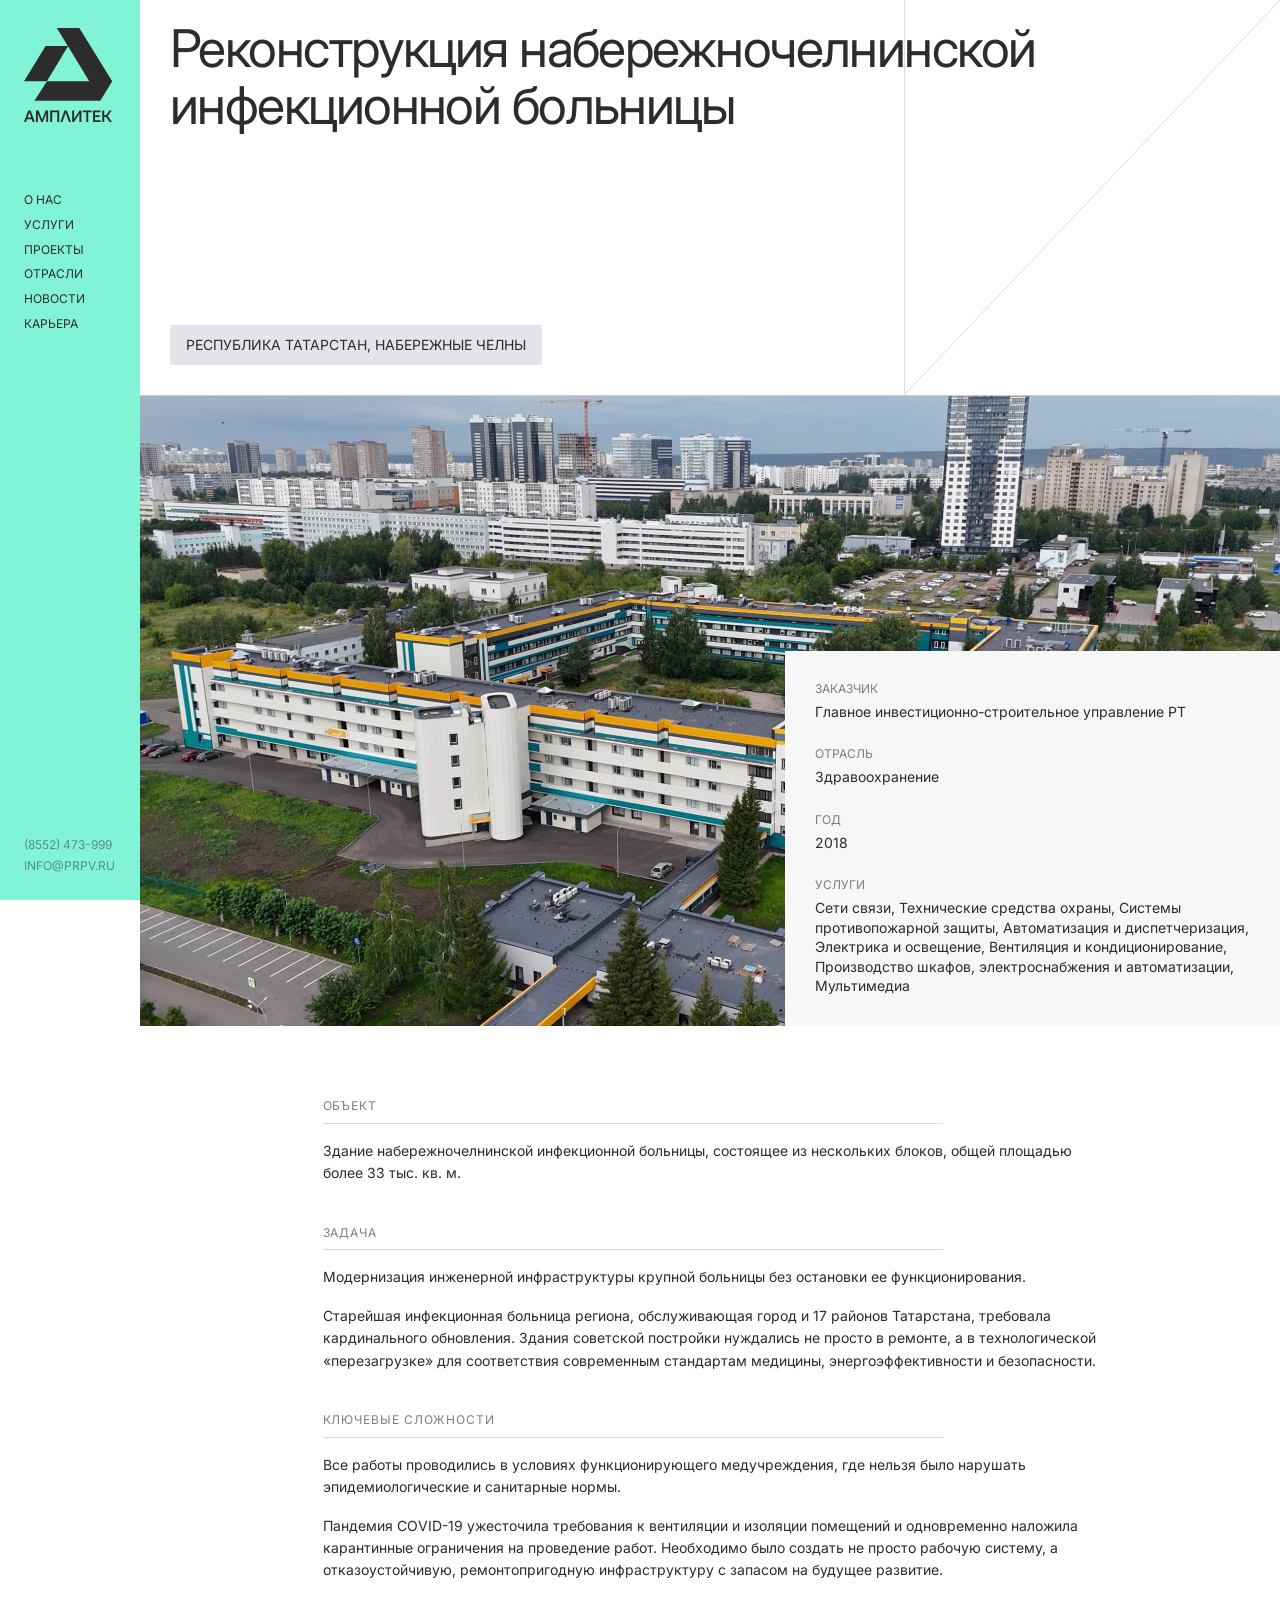
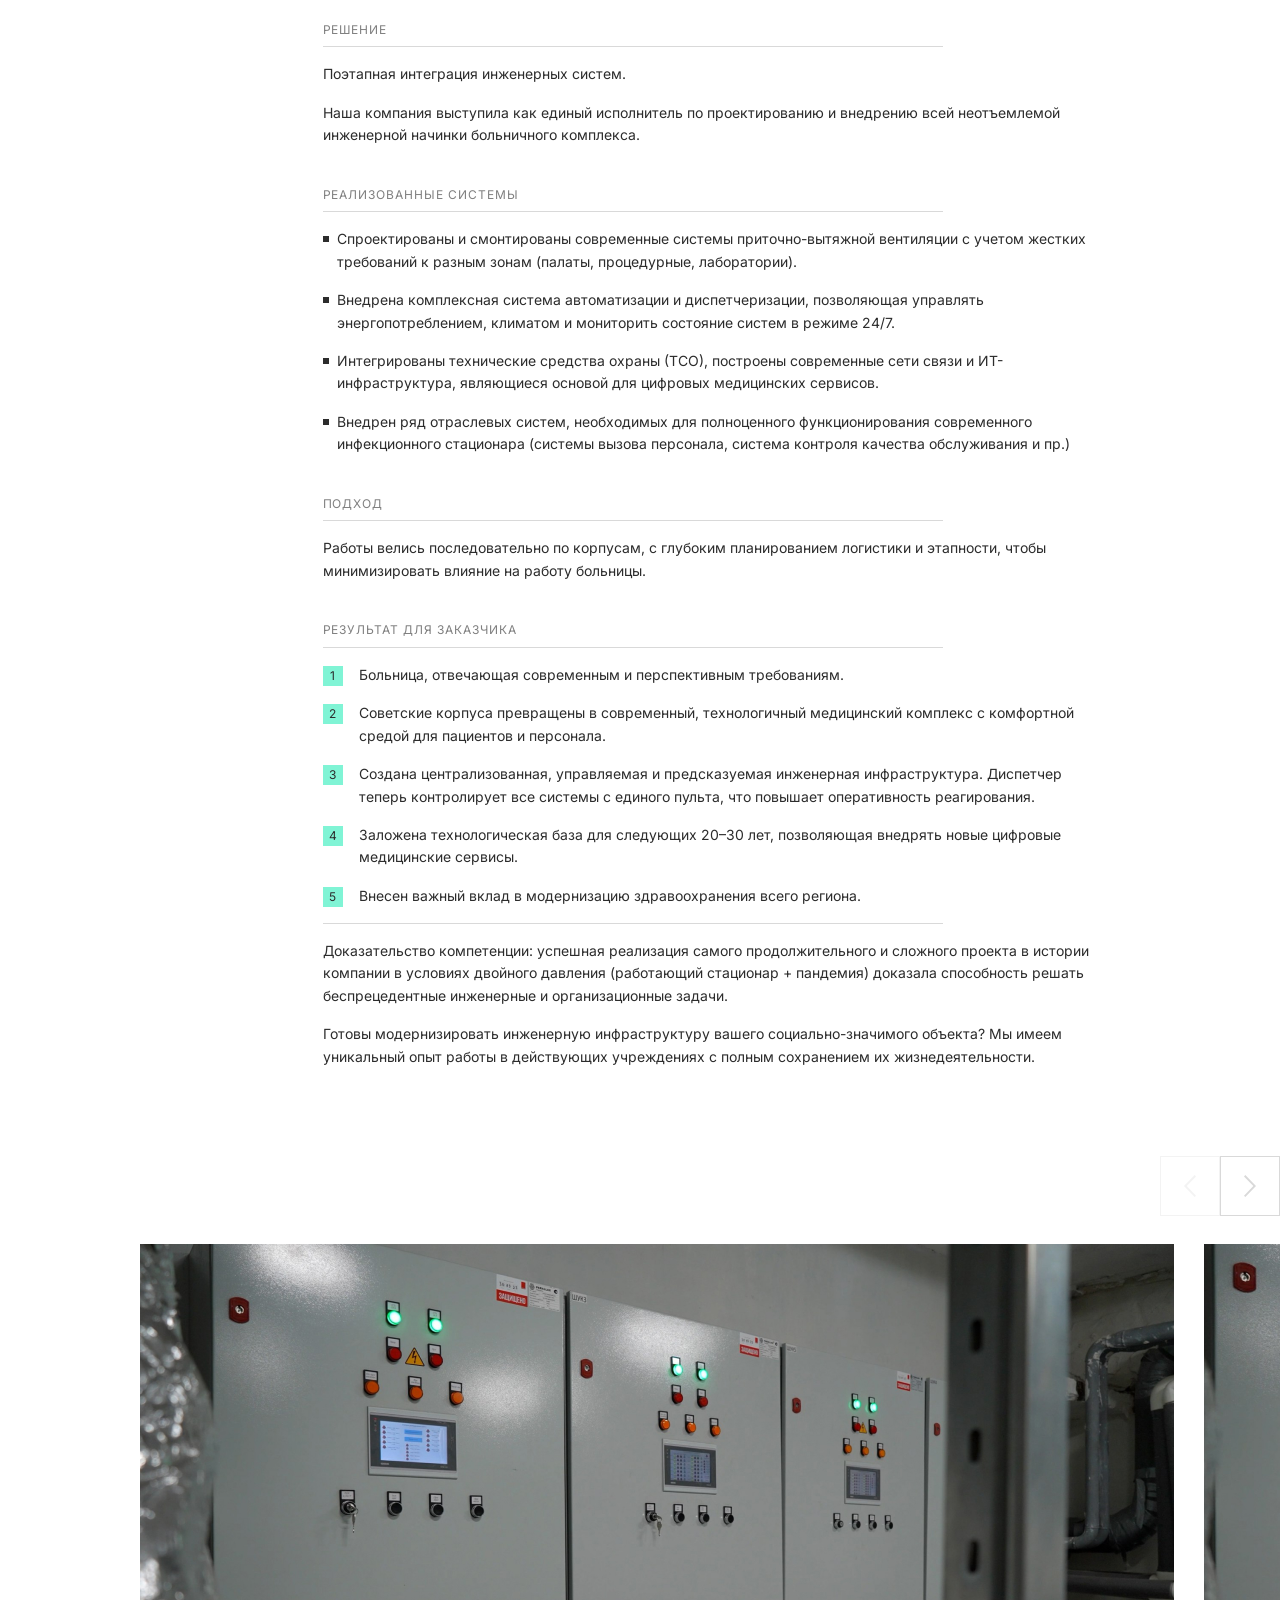
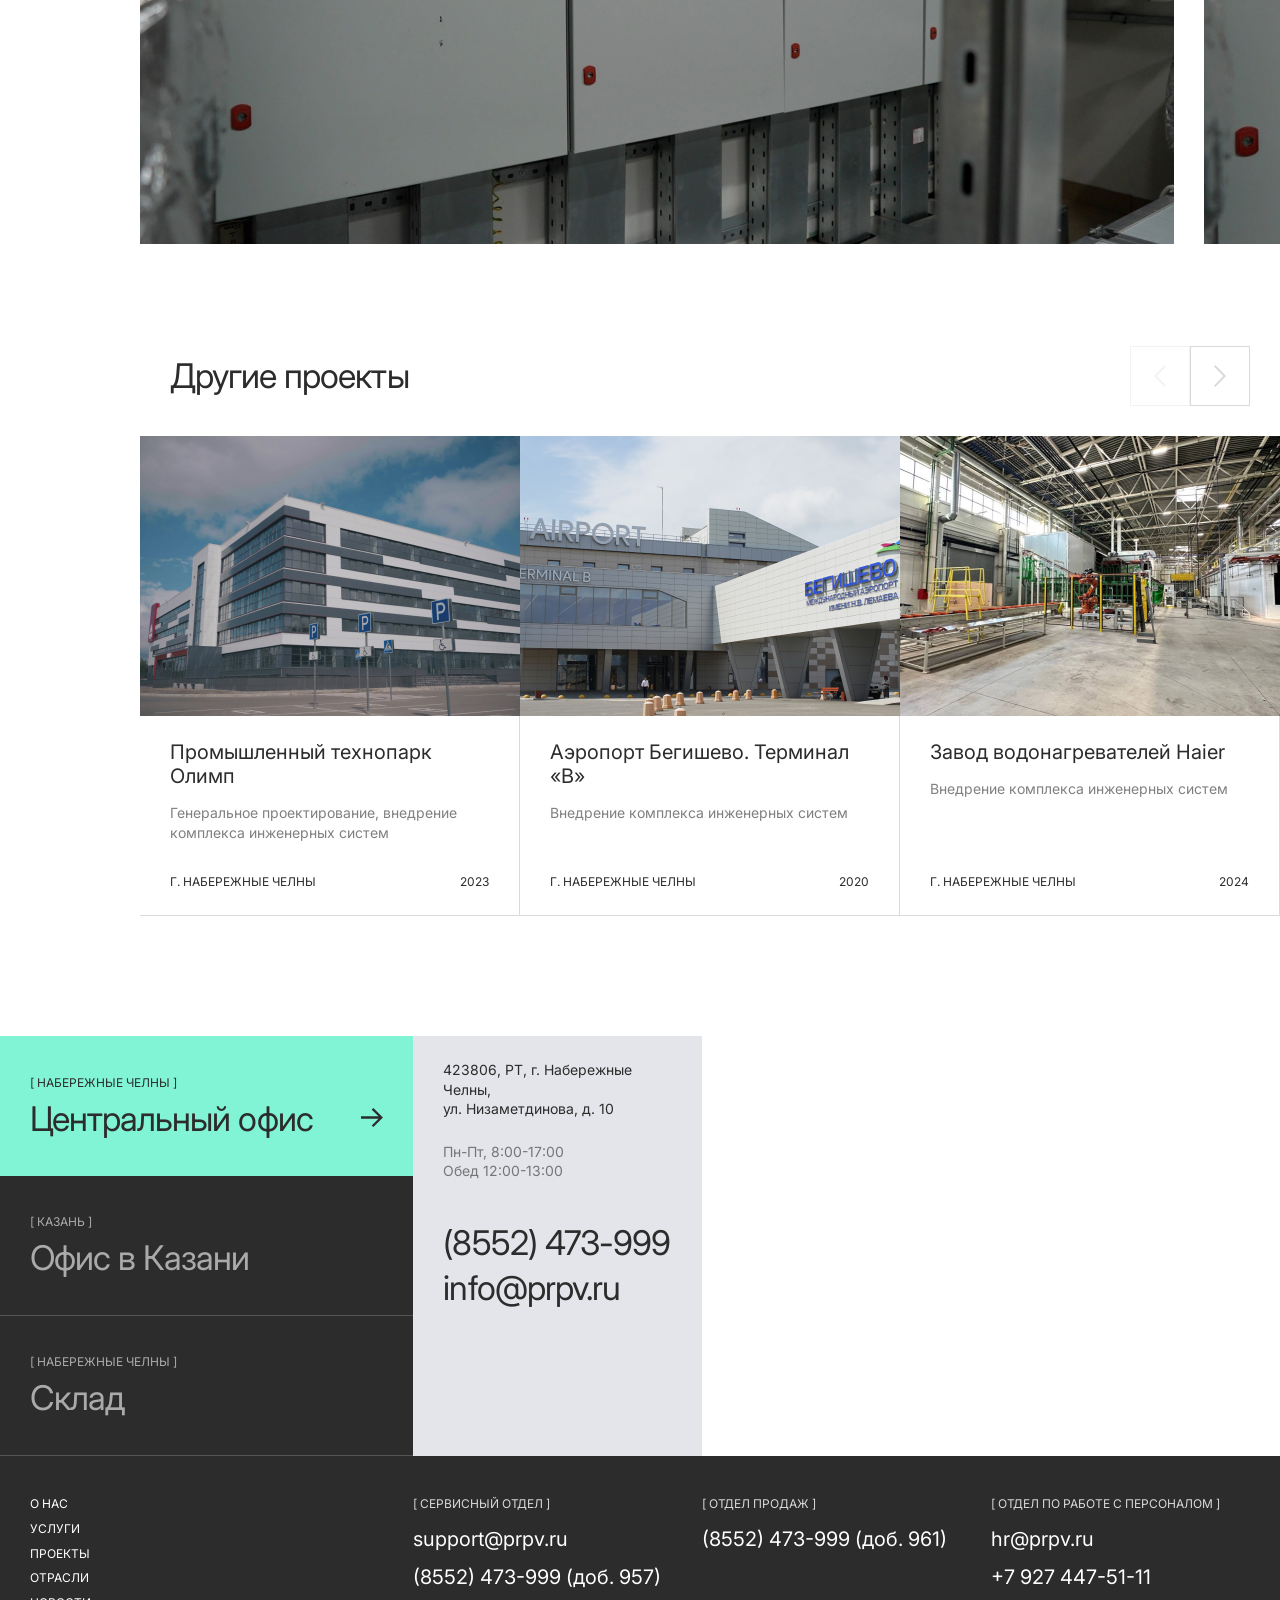
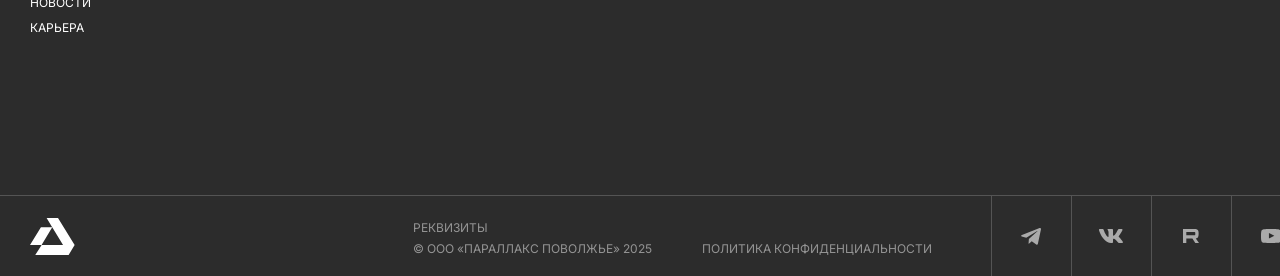
<file: project-detail.html>
<!DOCTYPE html>
<html lang="ru">
	<head>
		<meta charset="UTF-8" />
		<meta name="viewport" content="width=device-width, initial-scale=1.0" />
		<title>Реконструкция инфекционной больницы — АМПЛИТЕК</title>
<link rel="preconnect" href="https://fonts.googleapis.com" />
		<link rel="preconnect" href="https://fonts.gstatic.com" crossorigin />
		<link
			href="https://fonts.googleapis.com/css2?family=Inter:wght@400;500&display=swap"
			rel="stylesheet"
		/>
		<link
			rel="stylesheet"
			href="css/swiper-bundle.min.css"
		/>
		<link
			rel="stylesheet"
			href="css/fancybox.css"
		/>
		<link rel="stylesheet" href="css/aos.css" />
		<link rel="stylesheet" href="css/style.css?ver=23f33" />
	</head>
	<body>
		<header class="mobile-header">
			<a href="/" class="mobile-header__logo" aria-label="АМПЛИТЕК">
				<img src="img/logo-mobile.svg" />
			</a>
		</header>

		<!-- Burger -->
		<button class="burger" id="burger" aria-label="Меню">
			<span class="burger__line"></span>
			<span class="burger__line"></span>
			<span class="burger__line"></span>
		</button>

		<!-- Overlay -->
		<div class="sidebar-overlay" id="sidebarOverlay"></div>

		<!-- Sidebar -->
		<aside class="sidebar" id="sidebar">
			<!-- Mobile header -->
			<div class="sidebar__mob-header">
				<a href="/" class="sidebar__mob-logo" aria-label="АМПЛИТЕК">
					<img src="img/logo-mobile.svg" alt="АМПЛИТЕК" />
				</a>
				<button class="sidebar__close" id="sidebarClose" aria-label="Закрыть">
					<svg width="18" height="18" viewBox="0 0 18 18" fill="none" xmlns="http://www.w3.org/2000/svg"><path d="M1 1L17 17M17 1L1 17" stroke="#2C2C2C" stroke-width="1.5" stroke-linecap="round"/></svg>
				</button>
			</div>
			<!-- Desktop + mobile nav -->
			<div class="sidebar__content">
				<a href="/" class="sidebar__logo" aria-label="АМПЛИТЕК">
					<img src="img/logo.svg" />
				</a>
				<nav class="sidebar__nav">
					<a href="about.html">о нас</a>
					<a href="services.html">Услуги</a>
					<a href="projects.html">проекты</a>
					<a href="industries.html">отрасли</a>
					<a href="news.html">новости</a>
					<a href="career.html">карьера</a>
					
				</nav>
			</div>
			<!-- Desktop contacts -->
			<div class="sidebar__contacts">
				<a href="tel:+78552473999">(8552) 473-999</a>
				<a href="mailto:info@prpv.ru">info@prpv.ru</a>
			</div>
			<!-- Mobile footer -->
			<div class="sidebar__mob-footer">
				<div class="sidebar__mob-depts">
					<div class="sidebar__mob-dept">
						<span class="label">[ Сервисный отдел ]</span>
						<a href="mailto:support@prpv.ru">support@prpv.ru</a>
						<a href="tel:+78552473957">(8552) 473-999 (доб. 957)</a>
					</div>
					<div class="sidebar__mob-dept">
						<span class="label">[ Отдел продаж ]</span>
						<a href="tel:+78552473961">(8552) 473-999 (доб. 961)</a>
					</div>
					<div class="sidebar__mob-dept">
						<span class="label">[ Отдел по работе с персоналом ]</span>
						<a href="mailto:hr@prpv.ru">hr@prpv.ru</a>
						<a href="tel:+79274475111">+7 927 447-51-11</a>
					</div>
				</div>
				<div class="sidebar__mob-socials">
					<a href="#" class="sidebar__mob-social" aria-label="Telegram"><svg xmlns="http://www.w3.org/2000/svg" width="20" height="17" viewBox="0 0 20 17" fill="none"><path opacity="0.6" d="M19.9362 1.51976L16.9062 15.7048C16.6802 16.7038 16.1002 16.9288 15.2622 16.4778L10.7172 13.1258L8.49216 15.2528C8.26716 15.4788 8.04116 15.7048 7.52516 15.7048L7.88016 11.0298L16.3582 3.32576C16.7122 2.97076 16.2612 2.84176 15.8102 3.13276L5.26916 9.77276L0.723157 8.38676C-0.275843 8.06476 -0.275843 7.38676 0.949157 6.93676L18.6142 0.0697602C19.4842 -0.18824 20.2262 0.26376 19.9362 1.51976Z" fill="#2C2C2C"/></svg></a>
					<a href="#" class="sidebar__mob-social" aria-label="VK"><svg xmlns="http://www.w3.org/2000/svg" width="24" height="14" viewBox="0 0 24 14" fill="none"><path opacity="0.6" fill-rule="evenodd" clip-rule="evenodd" d="M23.45 0.948C23.616 0.402 23.45 0 22.655 0H20.03C19.362 0 19.054 0.347 18.887 0.73C18.887 0.73 17.552 3.926 15.661 6.002C15.049 6.604 14.771 6.795 14.437 6.795C14.27 6.795 14.019 6.604 14.019 6.057V0.948C14.019 0.292 13.835 0 13.279 0H9.151C8.734 0 8.483 0.304 8.483 0.593C8.483 1.214 9.429 1.358 9.526 3.106V6.904C9.526 7.737 9.373 7.888 9.039 7.888C8.149 7.888 5.984 4.677 4.699 1.003C4.45 0.288 4.198 0 3.527 0H0.9C0.15 0 0 0.347 0 0.73C0 1.412 0.89 4.8 4.145 9.281C6.315 12.341 9.37 14 12.153 14C13.822 14 14.028 13.632 14.028 12.997V10.684C14.028 9.947 14.186 9.8 14.715 9.8C15.105 9.8 15.772 9.992 17.33 11.467C19.11 13.216 19.403 14 20.405 14H23.03C23.78 14 24.156 13.632 23.94 12.904C23.702 12.18 22.852 11.129 21.725 9.882C21.113 9.172 20.195 8.407 19.916 8.024C19.527 7.533 19.638 7.314 19.916 6.877C19.916 6.877 23.116 2.451 23.449 0.948" fill="#2C2C2C"/></svg></a>
					<a href="#" class="sidebar__mob-social" aria-label="Rutube"><svg width="16" height="14" viewBox="0 0 16 14" fill="none" xmlns="http://www.w3.org/2000/svg"><path opacity="0.6" d="M11.1072 6.36077H3.30772V3.08736H11.1072C11.5628 3.08736 11.8796 3.17159 12.0386 3.31866C12.1975 3.46574 12.296 3.73853 12.296 4.13702V5.31239C12.296 5.73224 12.1975 6.00502 12.0386 6.15211C11.8796 6.29917 11.5628 6.36205 11.1072 6.36205V6.36077ZM11.6423 0.0012518H0V14H3.30772V9.44563H9.40354L12.296 14H16L12.8109 9.42427C13.9867 9.23947 14.5146 8.85731 14.95 8.22752C15.3854 7.59774 15.6038 6.59082 15.6038 5.24701V4.19737C15.6038 3.40037 15.5242 2.77058 15.3854 2.28788C15.2466 1.80515 15.0094 1.3853 14.6724 1.00817C14.3165 0.65117 13.9202 0.399743 13.4445 0.231297C12.9687 0.0842335 12.3743 0 11.6423 0V0.0012518Z" fill="#2C2C2C"/></svg></a>
					<a href="#" class="sidebar__mob-social" aria-label="YouTube"><svg width="20" height="14" viewBox="0 0 20 14" fill="none" xmlns="http://www.w3.org/2000/svg"><path opacity="0.6" fill-rule="evenodd" clip-rule="evenodd" d="M7.935 9.58282V3.98919L13.338 6.79596L7.935 9.58282ZM19.8 3.02076C19.8 3.02076 19.605 1.64823 19.005 1.04408C18.245 0.251813 17.392 0.247832 17.001 0.201052C14.203 1.33481e-07 10.004 0 10.004 0H9.996C9.996 0 5.798 1.33481e-07 2.999 0.201052C2.608 0.247832 1.756 0.250817 0.995 1.04408C0.395 1.64823 0.2 3.02076 0.2 3.02076C0.2 3.02076 0 4.63117 0 6.24257V7.75245C0 9.36286 0.2 10.9743 0.2 10.9743C0.2 10.9743 0.395 12.3458 0.995 12.95C1.755 13.7432 2.755 13.7173 3.2 13.8009C4.8 13.9532 10 14 10 14C10 14 14.203 13.994 17.001 13.793C17.392 13.7462 18.245 13.7432 19.005 12.95C19.605 12.3458 19.8 10.9743 19.8 10.9743C19.8 10.9743 20 9.36286 20 7.75245V6.24257C20 4.63117 19.8 3.02076 19.8 3.02076Z" fill="#2C2C2C"/></svg></a>
				</div>
			</div>
		</aside>

		<!-- Main content -->
		<main class="main project-detail-page">
			<!-- 1. HERO TITLE -->
			<section class="detail-hero">
				<h1 class="detail-hero__title reveal-text">
					Реконструкция набережночелнинской инфекционной больницы
				</h1>
				<div>
					<div class="detail-hero__tagline reveal-text">
						<span class="detail-hero__tagline-text"
							>Республика Татарстан, Набережные Челны</span
						>
					</div>
				</div>
				<!-- Decorative diagonal lines on right panel -->
				<div class="detail-hero__deco" aria-hidden="true">
						<svg class="deco-lines" viewBox="0 0 100 100" preserveAspectRatio="none" aria-hidden="true">
							<line class="deco-line deco-line--1" pathLength="1" x1="0.1" y1="0" x2="0.1" y2="100" vector-effect="non-scaling-stroke"/>
							<line class="deco-line deco-line--2" pathLength="1" x1="100" y1="0" x2="0" y2="100" vector-effect="non-scaling-stroke"/>
						</svg>
				</div>
			</section>

			<!-- 2. COVER IMAGE + INFO PANEL -->
			<section class="detail-cover">
				<div class="detail-cover__bg js-bg-zoom">
					<img class="bg-layer" src="img/project/project-hero.jpg" alt="" />
				</div>
				<div class="detail-cover__info" data-aos="fade-zoom-in" data-aos-delay="200">
					<div class="detail-cover__row">
						<span class="detail-cover__label">Заказчик</span>
						<span class="detail-cover__value"
							>Главное инвестиционно-строительное управление РТ</span
						>
					</div>
					<div class="detail-cover__row">
						<span class="detail-cover__label">Отрасль</span>
						<span class="detail-cover__value">Здравоохранение</span>
					</div>
					<div class="detail-cover__row">
						<span class="detail-cover__label">Год</span>
						<span class="detail-cover__value">2018</span>
					</div>
					<div class="detail-cover__row">
						<span class="detail-cover__label">Услуги</span>
						<span class="detail-cover__value"
							>Сети связи, Технические средства охраны, Системы противопожарной
							защиты, Автоматизация и диспетчеризация, Электрика и освещение,
							Вентиляция и кондиционирование, Производство шкафов,
							электроснабжения и автоматизации, Мультимедиа</span
						>
					</div>
				</div>
			</section>

			<!-- 3. ARTICLE BODY -->
			<section class="detail-body" data-aos="fade-up">
				<div class="detail-body__wrap">
						<h5>Объект</h5>
						<hr />
						<p>
							Здание набережночелнинской инфекционной больницы, состоящее из
							нескольких блоков, общей площадью более 33 тыс. кв. м.
						</p>

						<h5>Задача</h5>
						<hr />
						<p>
							Модернизация инженерной инфраструктуры крупной больницы без
							остановки ее функционирования.
						</p>
						<p>
							Старейшая инфекционная больница региона, обслуживающая город и 17
							районов Татарстана, требовала кардинального обновления. Здания
							советской постройки нуждались не просто в ремонте, а в
							технологической «перезагрузке» для соответствия современным
							стандартам медицины, энергоэффективности и безопасности.
						</p>

						<h5>Ключевые сложности</h5>
						<hr />
						<p>
							Все работы проводились в условиях функционирующего медучреждения,
							где нельзя было нарушать эпидемиологические и санитарные нормы.
						</p>
						<p>
							Пандемия COVID-19 ужесточила требования к вентиляции и изоляции
							помещений и одновременно наложила карантинные ограничения на
							проведение работ. Необходимо было создать не просто рабочую
							систему, а отказоустойчивую, ремонтопригодную инфраструктуру с
							запасом на будущее развитие.
						</p>

						<h5>Решение</h5>
						<hr />
						<p>Поэтапная интеграция инженерных систем.</p>
						<p>
							Наша компания выступила как единый исполнитель по проектированию и
							внедрению всей неотъемлемой инженерной начинки больничного
							комплекса.
						</p>

						<h5>Реализованные системы</h5>
						<hr />
						<ul>
							<li>
								Спроектированы и смонтированы современные системы
								приточно-вытяжной вентиляции с учетом жестких требований к
								разным зонам (палаты, процедурные, лаборатории).
							</li>
							<li>
								Внедрена комплексная система автоматизации и диспетчеризации,
								позволяющая управлять энергопотреблением, климатом и мониторить
								состояние систем в режиме 24/7.
							</li>
							<li>
								Интегрированы технические средства охраны (ТСО), построены
								современные сети связи и ИТ-инфраструктура, являющиеся основой
								для цифровых медицинских сервисов.
							</li>
							<li>
								Внедрен ряд отраслевых систем, необходимых для полноценного
								функционирования современного инфекционного стационара (системы
								вызова персонала, система контроля качества обслуживания и пр.)
							</li>
						</ul>

						<h5>Подход</h5>
						<hr />
						<p>
							Работы велись последовательно по корпусам, с глубоким
							планированием логистики и этапности, чтобы минимизировать влияние
							на работу больницы.
						</p>

						<h5>Результат для заказчика</h5>
						<hr />
						<ol>
							<li>
								Больница, отвечающая современным и перспективным требованиям.
							</li>
							<li>
								Советские корпуса превращены в современный, технологичный
								медицинский комплекс с комфортной средой для пациентов и
								персонала.
							</li>
							<li>
								Создана централизованная, управляемая и предсказуемая инженерная
								инфраструктура. Диспетчер теперь контролирует все системы с
								единого пульта, что повышает оперативность реагирования.
							</li>
							<li>
								Заложена технологическая база для следующих 20–30 лет,
								позволяющая внедрять новые цифровые медицинские сервисы.
							</li>
							<li>
								Внесен важный вклад в модернизацию здравоохранения всего
								региона.
							</li>
						</ol>

						<hr />
						<p>
							Доказательство компетенции: успешная реализация самого
							продолжительного и сложного проекта в истории компании в условиях
							двойного давления (работающий стационар + пандемия) доказала
							способность решать беспрецедентные инженерные и организационные
							задачи.
						</p>
						<p>
							Готовы модернизировать инженерную инфраструктуру вашего
							социально-значимого объекта? Мы имеем уникальный опыт работы в
							действующих учреждениях с полным сохранением их жизнедеятельности.
						</p>
					</div>
			</section>

			<!-- 4. PHOTO GALLERY -->
			<section class="project-gallery" data-aos="fade-up">
				<div class="project-gallery__nav">
					<button
						class="gallery-nav-btn gallery-nav-btn--prev"
						id="galleryPrev"
						aria-label="Предыдущее фото"
					>
						<svg
							width="12"
							height="22"
							viewBox="0 0 12 22"
							fill="none"
							xmlns="http://www.w3.org/2000/svg"
						>
							<path
								fill-rule="evenodd"
								clip-rule="evenodd"
								d="M10.6667 22L-4.80825e-07 11L10.6667 -4.66255e-07L12 1.375L2.66667 11L12 20.625L10.6667 22Z"
								fill="#D9D9D9"
							/>
						</svg>
					</button>
					<button
						class="gallery-nav-btn gallery-nav-btn--next"
						id="galleryNext"
						aria-label="Следующее фото"
					>
						<svg
							width="12"
							height="22"
							viewBox="0 0 12 22"
							fill="none"
							xmlns="http://www.w3.org/2000/svg"
						>
							<path
								fill-rule="evenodd"
								clip-rule="evenodd"
								d="M1.33333 22L12 11L1.33333 -4.66255e-07L-1.0058e-06 1.375L9.33333 11L-1.84725e-06 20.625L1.33333 22Z"
								fill="#D9D9D9"
							/>
						</svg>
					</button>
				</div>
				<div class="swiper project-gallery__swiper" id="gallerySwiper">
					<div class="swiper-wrapper">
						<div class="swiper-slide">
							<a href="img/project/project-gallery-1.jpg" data-fancybox="gallery" class="js-bg-zoom project-gallery__link">
								<img src="img/project/project-gallery-1.jpg" alt="Реализация проекта" class="project-gallery__photo" />
							</a>
						</div>
						<div class="swiper-slide">
							<a href="img/project/project-gallery-1.jpg" data-fancybox="gallery" class="js-bg-zoom project-gallery__link">
								<img src="img/project/project-gallery-1.jpg" alt="Реализация проекта" class="project-gallery__photo" />
							</a>
						</div>
						<div class="swiper-slide">
							<a href="img/project/project-gallery-1.jpg" data-fancybox="gallery" class="js-bg-zoom project-gallery__link">
								<img src="img/project/project-gallery-1.jpg" alt="Реализация проекта" class="project-gallery__photo" />
							</a>
						</div>
						<div class="swiper-slide">
							<a href="img/project/project-gallery-1.jpg" data-fancybox="gallery" class="js-bg-zoom project-gallery__link">
								<img src="img/project/project-gallery-1.jpg" alt="Реализация проекта" class="project-gallery__photo" />
							</a>
						</div>
					</div>
				</div>
			</section>

			<!-- 5. RELATED PROJECTS -->
			<section class="project-related">
				<div class="project-related__header">
					<h2 class="project-related__title reveal-text">Другие проекты</h2>
					<div class="project-related__nav">
						<button
							class="gallery-nav-btn gallery-nav-btn--prev"
							id="relatedPrev"
							aria-label="Предыдущий проект"
							disabled
						>
							<svg
								width="12"
								height="22"
								viewBox="0 0 12 22"
								fill="none"
								xmlns="http://www.w3.org/2000/svg"
							>
								<path
									fill-rule="evenodd"
									clip-rule="evenodd"
									d="M10.6667 22L-4.80825e-07 11L10.6667 -4.66255e-07L12 1.375L2.66667 11L12 20.625L10.6667 22Z"
									fill="#D9D9D9"
								/>
							</svg>
						</button>
						<button
							class="gallery-nav-btn gallery-nav-btn--next"
							id="relatedNext"
							aria-label="Следующий проект"
						>
							<svg
								width="12"
								height="22"
								viewBox="0 0 12 22"
								fill="none"
								xmlns="http://www.w3.org/2000/svg"
							>
								<path
									fill-rule="evenodd"
									clip-rule="evenodd"
									d="M1.33333 22L12 11L1.33333 -4.66255e-07L-1.0058e-06 1.375L9.33333 11L-1.84725e-06 20.625L1.33333 22Z"
									fill="#D9D9D9"
								/>
							</svg>
						</button>
					</div>
				</div>
				<div class="swiper project-related__swiper" id="relatedSwiper">
					<div class="swiper-wrapper">
						<div class="swiper-slide">
							<a href="project-detail.html" class="case-card">
							<div class="case-card__inner">
								<div class="case-card__img-wrap">
									<img
										src="img/project/related-1.jpg"
										alt="Промышленный технопарк Олимп"
										class="case-card__img"
									/>
								</div>
								<div class="case-card__body">
									<div class="case-card__info">
										<h3 class="case-card__title">
											Промышленный технопарк Олимп
										</h3>
										<p class="case-card__desc">
											Генеральное проектирование, внедрение комплекса инженерных
											систем
										</p>
									</div>
									<div class="case-card__meta">
										<span class="case-card__city label"
											>г. Набережные Челны</span
										>
										<span class="case-card__year label">2023</span>
									</div>
								</div>
							</div>
							</a>
						</div>

						<div class="swiper-slide">
							<a href="project-detail.html" class="case-card">
							<div class="case-card__inner">
								<div class="case-card__img-wrap">
									<img
										src="img/project/related-2.jpg"
										alt='Аэропорт Бегишево. Терминал "B"'
										class="case-card__img"
									/>
								</div>
								<div class="case-card__body">
									<div class="case-card__info">
										<h3 class="case-card__title">
											Аэропорт Бегишево. Терминал «B»
										</h3>
										<p class="case-card__desc">
											Внедрение комплекса инженерных систем
										</p>
									</div>
									<div class="case-card__meta">
										<span class="case-card__city label"
											>г. Набережные Челны</span
										>
										<span class="case-card__year label">2020</span>
									</div>
								</div>
							</div>
							</a>
						</div>

						<div class="swiper-slide">
							<a href="project-detail.html" class="case-card">
							<div class="case-card__inner">
								<div class="case-card__img-wrap">
									<img
										src="img/project/related-3.jpg"
										alt="Завод водонагревателей Haier"
										class="case-card__img"
									/>
								</div>
								<div class="case-card__body">
									<div class="case-card__info">
										<h3 class="case-card__title">
											Завод водонагревателей Haier
										</h3>
										<p class="case-card__desc">
											Внедрение комплекса инженерных систем
										</p>
									</div>
									<div class="case-card__meta">
										<span class="case-card__city label"
											>г. Набережные Челны</span
										>
										<span class="case-card__year label">2024</span>
									</div>
								</div>
							</div>
							</a>
						</div>
						<div class="swiper-slide">
							<a href="project-detail.html" class="case-card">
							<div class="case-card__inner">
								<div class="case-card__img-wrap">
									<img
										src="img/project/related-1.jpg"
										alt="Промышленный технопарк Олимп"
										class="case-card__img"
									/>
								</div>
								<div class="case-card__body">
									<div class="case-card__info">
										<h3 class="case-card__title">
											Промышленный технопарк Олимп
										</h3>
										<p class="case-card__desc">
											Генеральное проектирование, внедрение комплекса инженерных
											систем
										</p>
									</div>
									<div class="case-card__meta">
										<span class="case-card__city label"
											>г. Набережные Челны</span
										>
										<span class="case-card__year label">2023</span>
									</div>
								</div>
							</div>
							</a>
						</div>

						<div class="swiper-slide">
							<a href="project-detail.html" class="case-card">
							<div class="case-card__inner">
								<div class="case-card__img-wrap">
									<img
										src="img/project/related-2.jpg"
										alt='Аэропорт Бегишево. Терминал "B"'
										class="case-card__img"
									/>
								</div>
								<div class="case-card__body">
									<div class="case-card__info">
										<h3 class="case-card__title">
											Аэропорт Бегишево. Терминал «B»
										</h3>
										<p class="case-card__desc">
											Внедрение комплекса инженерных систем
										</p>
									</div>
									<div class="case-card__meta">
										<span class="case-card__city label"
											>г. Набережные Челны</span
										>
										<span class="case-card__year label">2020</span>
									</div>
								</div>
							</div>
							</a>
						</div>

						<div class="swiper-slide">
							<a href="project-detail.html" class="case-card">
							<div class="case-card__inner">
								<div class="case-card__img-wrap">
									<img
										src="img/project/related-3.jpg"
										alt="Завод водонагревателей Haier"
										class="case-card__img"
									/>
								</div>
								<div class="case-card__body">
									<div class="case-card__info">
										<h3 class="case-card__title">
											Завод водонагревателей Haier
										</h3>
										<p class="case-card__desc">
											Внедрение комплекса инженерных систем
										</p>
									</div>
									<div class="case-card__meta">
										<span class="case-card__city label"
											>г. Набережные Челны</span
										>
										<span class="case-card__year label">2024</span>
									</div>
								</div>
							</div>
							</a>
						</div>
					</div>
				</div>
			</section>
		</main>

		<!-- FOOTER -->
		<footer class="footer" id="contacts">
			<!-- Footer top -->
			<div class="footer__top" id="footerTop">
				<div class="footer__locations">
					<div
						class="location-block location-block--accent is-active"
						data-tab="0"
						role="button"
						tabindex="0"
						aria-pressed="true"
					>
						<span class="location-block__city label">[ Набережные Челны ]</span>
						<div class="location-block__name-row">
							<span class="location-block__name">Центральный офис</span>
							<span class="location-block__arrow">
								<svg
									width="22"
									height="20"
									viewBox="0 0 22 20"
									fill="none"
									xmlns="http://www.w3.org/2000/svg"
								>
									<path
										d="M12.3793 19.0908L10.7386 17.4715L17.4929 10.7172H0V8.37349H17.4929L10.7386 1.64054L12.3793 -8.84533e-05L21.9247 9.54537L12.3793 19.0908Z"
										fill="#2C2C2C"
									/>
								</svg>
							</span>
						</div>
					</div>
					<div
						class="location-block location-block--dark"
						data-tab="1"
						role="button"
						tabindex="0"
						aria-pressed="false"
					>
						<span class="location-block__city label">[ Казань ]</span>
						<div class="location-block__name-row">
							<span class="location-block__name">Офис в Казани</span>
							<span class="location-block__arrow">
								<svg
									width="22"
									height="20"
									viewBox="0 0 22 20"
									fill="none"
									xmlns="http://www.w3.org/2000/svg"
								>
									<path
										d="M12.3793 19.0908L10.7386 17.4715L17.4929 10.7172H0V8.37349H17.4929L10.7386 1.64054L12.3793 -8.84533e-05L21.9247 9.54537L12.3793 19.0908Z"
										fill="#2C2C2C"
									/>
								</svg>
							</span>
						</div>
					</div>
					<div
						class="location-block location-block--dark"
						data-tab="2"
						role="button"
						tabindex="0"
						aria-pressed="false"
					>
						<span class="location-block__city label">[ Набережные Челны ]</span>
						<div class="location-block__name-row">
							<span class="location-block__name">Склад</span>
							<span class="location-block__arrow">
								<svg
									width="22"
									height="20"
									viewBox="0 0 22 20"
									fill="none"
									xmlns="http://www.w3.org/2000/svg"
								>
									<path
										d="M12.3793 19.0908L10.7386 17.4715L17.4929 10.7172H0V8.37349H17.4929L10.7386 1.64054L12.3793 -8.84533e-05L21.9247 9.54537L12.3793 19.0908Z"
										fill="#2C2C2C"
									/>
								</svg>
							</span>
						</div>
					</div>
				</div>
				<div class="footer__panels">
					<div class="footer__panel" data-panel="0">
						<div class="footer__info">
							<p class="text">
								423806, РТ, г. Набережные Челны,<br />ул. Низаметдинова, д. 10
							</p>
							<p class="text footer__schedule">
								Пн-Пт, 8:00-17:00<br />Обед 12:00-13:00
							</p>
							<div class="footer__main-contacts">
								<a href="tel:+78552473999" class="footer__phone"
									>(8552) 473-999</a
								>
								<a href="mailto:info@prpv.ru" class="footer__email"
									>info@prpv.ru</a
								>
							</div>
						</div>
						<div class="footer__map">
							<iframe
								class="footer__map-iframe"
								src="https://yandex.ru/map-widget/v1/?ll=52.4073%2C55.7261&z=16&pt=52.4073%2C55.7261%2Cpm2rdm&l=map&lang=ru_RU"
								title="Карта офиса АМПЛИТЕК"
								allowfullscreen
								loading="lazy"
							></iframe>
						</div>
					</div>
					<div class="footer__panel" data-panel="1" style="display: none">
						<div class="footer__info">
							<p class="text">г. Казань, пр. Ямашева, 45А, этаж 10, офис 2</p>
							<p class="text footer__schedule">
								Пн-Пт, 8:00-17:00<br />Обед 12:00-13:00
							</p>
							<div class="footer__main-contacts">
								<a href="tel:+79050240141" class="footer__phone"
									>8 905 024 01 41</a
								>
								<a href="mailto:info@prpv.ru" class="footer__email"
									>info@prpv.ru</a
								>
							</div>
						</div>
						<div class="footer__map">
							<iframe
								class="footer__map-iframe"
								src="https://yandex.ru/map-widget/v1/?um=constructor%3Afdde8734aa4e234dc018d156c617f0b6d1487db16f9e6f16cadc17bb6cf573c2&source=constructor"
								title="Карта офиса в Казани"
								allowfullscreen
								loading="lazy"
							></iframe>
						</div>
					</div>
					<div class="footer__panel" data-panel="2" style="display: none">
						<div class="footer__info">
							<p class="text">
								423806, РТ, г. Набережные Челны,<br />ул. Низаметдинова, д. 10
							</p>
							<p class="text footer__schedule">
								Пн-Пт, 8:00-17:00<br />Обед 12:00-13:00
							</p>
							<div class="footer__main-contacts">
								<a href="tel:+78552473999" class="footer__phone"
									>(8552) 473-999</a
								>
								<a href="mailto:info@prpv.ru" class="footer__email"
									>info@prpv.ru</a
								>
							</div>
						</div>
						<div class="footer__map">
							<iframe 
								class="footer__map-iframe"
								src="https://yandex.ru/map-widget/v1/?um=constructor%3A199925983e52460764d2b4f36de3015eb293f49233d2de4c96bc3ab8922d51c8&amp;source=constructor" width="100%" frameborder="0">
							</iframe>
						</div>
					</div>
				</div>
			</div>

			<!-- Footer bottom -->
			<div class="footer__bottom">
				<div class="footer__content-area">
					<nav class="footer__nav-col">
						<a href="about.html">о нас</a>
						<a href="services.html">Услуги</a>
						<a href="projects.html">проекты</a>
						<a href="industries.html">отрасли</a>
						<a href="news.html">новости</a>
						<a href="career.html">карьера</a>
						
					</nav>
					<div class="footer__depts">
						<div class="footer-contact">
							<span class="footer-contact__dept">[ Сервисный отдел ]</span>
							<a href="mailto:support@prpv.ru" class="footer-contact__value"
								>support@prpv.ru</a
							>
							<a href="tel:+78552473957" class="footer-contact__value"
								>(8552) 473-999 (доб. 957)</a
							>
						</div>
						<div class="footer-contact">
							<span class="footer-contact__dept">[ Отдел продаж ]</span>
							<a href="tel:+78552473961" class="footer-contact__value"
								>(8552) 473-999 (доб. 961)</a
							>
						</div>
						<div class="footer-contact">
							<span class="footer-contact__dept"
								>[ Отдел по работе с персоналом ]</span
							>
							<a href="mailto:hr@prpv.ru" class="footer-contact__value"
								>hr@prpv.ru</a
							>
							<a href="tel:+79274475111" class="footer-contact__value"
								>+7 927 447-51-11</a
							>
						</div>
					</div>
				</div>

				<div class="footer__strip">
				<!-- PC Version -->
				<div class="footer__strip-pc">
					<div class="footer__strip-logo">
						<svg
							width="45"
							height="37"
							viewBox="0 0 45 37"
							fill="none"
							xmlns="http://www.w3.org/2000/svg"
						>
							<path
								d="M28.0028 0H16.6214L22.1847 9.17096H10.93L0 27.0833H11.5792L22.2487 9.27749L33.0507 27.0833H11.6283L5.26389 36.9954L38.6129 37L44.6299 27.0833L28.0028 0Z"
								fill="white"
							/>
						</svg>
					</div>
					<div class="footer__depts">
						<div class="footer__strip-legal">
							<a href="#" class="label">реквизиты</a>
							<span class="label">© ООО «Параллакс Поволжье» 2025</span>
						</div>
							<div class="footer__strip-privacy">
								<a href="#" class="label">политика конфиденциальности</a>
							</div>
					<div class="footer__socials">
						<a href="#" class="footer__social-icon" aria-label="Telegram">
							<svg
								xmlns="http://www.w3.org/2000/svg"
								width="20"
								height="17"
								viewBox="0 0 20 17"
								fill="none"
							>
								<path
									opacity="0.6"
									d="M19.9362 1.51976L16.9062 15.7048C16.6802 16.7038 16.1002 16.9288 15.2622 16.4778L10.7172 13.1258L8.49216 15.2528C8.26716 15.4788 8.04116 15.7048 7.52516 15.7048L7.88016 11.0298L16.3582 3.32576C16.7122 2.97076 16.2612 2.84176 15.8102 3.13276L5.26916 9.77276L0.723157 8.38676C-0.275843 8.06476 -0.275843 7.38676 0.949157 6.93676L18.6142 0.0697602C19.4842 -0.18824 20.2262 0.26376 19.9362 1.51976Z"
									fill="white"
								/>
							</svg>
						</a>
						<a href="#" class="footer__social-icon" aria-label="VK">
							<svg
								xmlns="http://www.w3.org/2000/svg"
								width="24"
								height="14"
								viewBox="0 0 24 14"
								fill="none"
							>
								<path
									opacity="0.6"
									fill-rule="evenodd"
									clip-rule="evenodd"
									d="M23.45 0.948C23.616 0.402 23.45 0 22.655 0H20.03C19.362 0 19.054 0.347 18.887 0.73C18.887 0.73 17.552 3.926 15.661 6.002C15.049 6.604 14.771 6.795 14.437 6.795C14.27 6.795 14.019 6.604 14.019 6.057V0.948C14.019 0.292 13.835 0 13.279 0H9.151C8.734 0 8.483 0.304 8.483 0.593C8.483 1.214 9.429 1.358 9.526 3.106V6.904C9.526 7.737 9.373 7.888 9.039 7.888C8.149 7.888 5.984 4.677 4.699 1.003C4.45 0.288 4.198 0 3.527 0H0.9C0.15 0 0 0.347 0 0.73C0 1.412 0.89 4.8 4.145 9.281C6.315 12.341 9.37 14 12.153 14C13.822 14 14.028 13.632 14.028 12.997V10.684C14.028 9.947 14.186 9.8 14.715 9.8C15.105 9.8 15.772 9.992 17.33 11.467C19.11 13.216 19.403 14 20.405 14H23.03C23.78 14 24.156 13.632 23.94 12.904C23.702 12.18 22.852 11.129 21.725 9.882C21.113 9.172 20.195 8.407 19.916 8.024C19.527 7.533 19.638 7.314 19.916 6.877C19.916 6.877 23.116 2.451 23.449 0.948"
									fill="white"
								/>
							</svg>
						</a>
						<a href="#" class="footer__social-icon" aria-label="Rutube">
							<svg
								width="16"
								height="14"
								viewBox="0 0 16 14"
								fill="none"
								xmlns="http://www.w3.org/2000/svg"
							>
								<path
									opacity="0.6"
									d="M11.1072 6.36077H3.30772V3.08736H11.1072C11.5628 3.08736 11.8796 3.17159 12.0386 3.31866C12.1975 3.46574 12.296 3.73853 12.296 4.13702V5.31239C12.296 5.73224 12.1975 6.00502 12.0386 6.15211C11.8796 6.29917 11.5628 6.36205 11.1072 6.36205V6.36077ZM11.6423 0.0012518H0V14H3.30772V9.44563H9.40354L12.296 14H16L12.8109 9.42427C13.9867 9.23947 14.5146 8.85731 14.95 8.22752C15.3854 7.59774 15.6038 6.59082 15.6038 5.24701V4.19737C15.6038 3.40037 15.5242 2.77058 15.3854 2.28788C15.2466 1.80515 15.0094 1.3853 14.6724 1.00817C14.3165 0.65117 13.9202 0.399743 13.4445 0.231297C12.9687 0.0842335 12.3743 0 11.6423 0V0.0012518Z"
									fill="white"
								/>
							</svg>
						</a>
						<a href="#" class="footer__social-icon" aria-label="YouTube">
							<svg
								width="20"
								height="14"
								viewBox="0 0 20 14"
								fill="none"
								xmlns="http://www.w3.org/2000/svg"
							>
								<path
									opacity="0.6"
									fill-rule="evenodd"
									clip-rule="evenodd"
									d="M7.935 9.58282V3.98919L13.338 6.79596L7.935 9.58282ZM19.8 3.02076C19.8 3.02076 19.605 1.64823 19.005 1.04408C18.245 0.251813 17.392 0.247832 17.001 0.201052C14.203 1.33481e-07 10.004 0 10.004 0H9.996C9.996 0 5.798 1.33481e-07 2.999 0.201052C2.608 0.247832 1.756 0.250817 0.995 1.04408C0.395 1.64823 0.2 3.02076 0.2 3.02076C0.2 3.02076 0 4.63117 0 6.24257V7.75245C0 9.36286 0.2 10.9743 0.2 10.9743C0.2 10.9743 0.395 12.3458 0.995 12.95C1.755 13.7432 2.755 13.7173 3.2 13.8009C4.8 13.9532 10 14 10 14C10 14 14.203 13.994 17.001 13.793C17.392 13.7462 18.245 13.7432 19.005 12.95C19.605 12.3458 19.8 10.9743 19.8 10.9743C19.8 10.9743 20 9.36286 20 7.75245V6.24257C20 4.63117 19.8 3.02076 19.8 3.02076Z"
									fill="white"
								/>
							</svg>
						</a>
					</div>
					</div>
				</div>
				<!-- Mobile Version -->
				<div class="footer__strip-mob">
					<div class="footer__strip-mob-top">
						<div class="footer__strip-logo">
							<svg
								width="45"
								height="37"
								viewBox="0 0 45 37"
								fill="none"
								xmlns="http://www.w3.org/2000/svg"
							>
								<path
									d="M28.0028 0H16.6214L22.1847 9.17096H10.93L0 27.0833H11.5792L22.2487 9.27749L33.0507 27.0833H11.6283L5.26389 36.9954L38.6129 37L44.6299 27.0833L28.0028 0Z"
									fill="white"
								/>
							</svg>
						</div>
						<div class="footer__socials">
							<a href="#" class="footer__social-icon" aria-label="Telegram">
								<svg
									xmlns="http://www.w3.org/2000/svg"
									width="20"
									height="17"
									viewBox="0 0 20 17"
									fill="none"
								>
									<path
										opacity="0.6"
										d="M19.9362 1.51976L16.9062 15.7048C16.6802 16.7038 16.1002 16.9288 15.2622 16.4778L10.7172 13.1258L8.49216 15.2528C8.26716 15.4788 8.04116 15.7048 7.52516 15.7048L7.88016 11.0298L16.3582 3.32576C16.7122 2.97076 16.2612 2.84176 15.8102 3.13276L5.26916 9.77276L0.723157 8.38676C-0.275843 8.06476 -0.275843 7.38676 0.949157 6.93676L18.6142 0.0697602C19.4842 -0.18824 20.2262 0.26376 19.9362 1.51976Z"
										fill="white"
									/>
								</svg>
							</a>
							<a href="#" class="footer__social-icon" aria-label="VK">
								<svg
									xmlns="http://www.w3.org/2000/svg"
									width="24"
									height="14"
									viewBox="0 0 24 14"
									fill="none"
								>
									<path
										opacity="0.6"
										fill-rule="evenodd"
										clip-rule="evenodd"
										d="M23.45 0.948C23.616 0.402 23.45 0 22.655 0H20.03C19.362 0 19.054 0.347 18.887 0.73C18.887 0.73 17.552 3.926 15.661 6.002C15.049 6.604 14.771 6.795 14.437 6.795C14.27 6.795 14.019 6.604 14.019 6.057V0.948C14.019 0.292 13.835 0 13.279 0H9.151C8.734 0 8.483 0.304 8.483 0.593C8.483 1.214 9.429 1.358 9.526 3.106V6.904C9.526 7.737 9.373 7.888 9.039 7.888C8.149 7.888 5.984 4.677 4.699 1.003C4.45 0.288 4.198 0 3.527 0H0.9C0.15 0 0 0.347 0 0.73C0 1.412 0.89 4.8 4.145 9.281C6.315 12.341 9.37 14 12.153 14C13.822 14 14.028 13.632 14.028 12.997V10.684C14.028 9.947 14.186 9.8 14.715 9.8C15.105 9.8 15.772 9.992 17.33 11.467C19.11 13.216 19.403 14 20.405 14H23.03C23.78 14 24.156 13.632 23.94 12.904C23.702 12.18 22.852 11.129 21.725 9.882C21.113 9.172 20.195 8.407 19.916 8.024C19.527 7.533 19.638 7.314 19.916 6.877C19.916 6.877 23.116 2.451 23.449 0.948"
										fill="white"
									/>
								</svg>
							</a>
							<a href="#" class="footer__social-icon" aria-label="Rutube">
								<svg
									width="16"
									height="14"
									viewBox="0 0 16 14"
									fill="none"
									xmlns="http://www.w3.org/2000/svg"
								>
									<path
										opacity="0.6"
										d="M11.1072 6.36077H3.30772V3.08736H11.1072C11.5628 3.08736 11.8796 3.17159 12.0386 3.31866C12.1975 3.46574 12.296 3.73853 12.296 4.13702V5.31239C12.296 5.73224 12.1975 6.00502 12.0386 6.15211C11.8796 6.29917 11.5628 6.36205 11.1072 6.36205V6.36077ZM11.6423 0.0012518H0V14H3.30772V9.44563H9.40354L12.296 14H16L12.8109 9.42427C13.9867 9.23947 14.5146 8.85731 14.95 8.22752C15.3854 7.59774 15.6038 6.59082 15.6038 5.24701V4.19737C15.6038 3.40037 15.5242 2.77058 15.3854 2.28788C15.2466 1.80515 15.0094 1.3853 14.6724 1.00817C14.3165 0.65117 13.9202 0.399743 13.4445 0.231297C12.9687 0.0842335 12.3743 0 11.6423 0V0.0012518Z"
										fill="white"
									/>
								</svg>
							</a>
							<a href="#" class="footer__social-icon" aria-label="YouTube">
								<svg
									width="20"
									height="14"
									viewBox="0 0 20 14"
									fill="none"
									xmlns="http://www.w3.org/2000/svg"
								>
									<path
										opacity="0.6"
										fill-rule="evenodd"
										clip-rule="evenodd"
										d="M7.935 9.58282V3.98919L13.338 6.79596L7.935 9.58282ZM19.8 3.02076C19.8 3.02076 19.605 1.64823 19.005 1.04408C18.245 0.251813 17.392 0.247832 17.001 0.201052C14.203 1.33481e-07 10.004 0 10.004 0H9.996C9.996 0 5.798 1.33481e-07 2.999 0.201052C2.608 0.247832 1.756 0.250817 0.995 1.04408C0.395 1.64823 0.2 3.02076 0.2 3.02076C0.2 3.02076 0 4.63117 0 6.24257V7.75245C0 9.36286 0.2 10.9743 0.2 10.9743C0.2 10.9743 0.395 12.3458 0.995 12.95C1.755 13.7432 2.755 13.7173 3.2 13.8009C4.8 13.9532 10 14 10 14C10 14 14.203 13.994 17.001 13.793C17.392 13.7462 18.245 13.7432 19.005 12.95C19.605 12.3458 19.8 10.9743 19.8 10.9743C19.8 10.9743 20 9.36286 20 7.75245V6.24257C20 4.63117 19.8 3.02076 19.8 3.02076Z"
										fill="white"
									/>
								</svg>
							</a>
						</div>
					</div>
					<div class="footer__strip-mob-bottom">
						<div class="footer__strip-legal">
							<a href="#" class="label">реквизиты</a>
							<span class="label">© ООО «Параллакс Поволжье» 2025</span>
						</div>
						<div class="footer__strip-privacy">
							<a href="#" class="label">политика конфиденциальности</a>
						</div>
					</div>
				</div>
			</div>
		</footer>

		<script src="js/lenis.min.js"></script>
		<script src="js/aos.js"></script>
		<script src="js/fancybox.umd.js"></script>
		<script src="js/swiper-bundle.min.js"></script>
		<script src="js/app.js?ver=5"></script>
	</body>
</html>
</file>
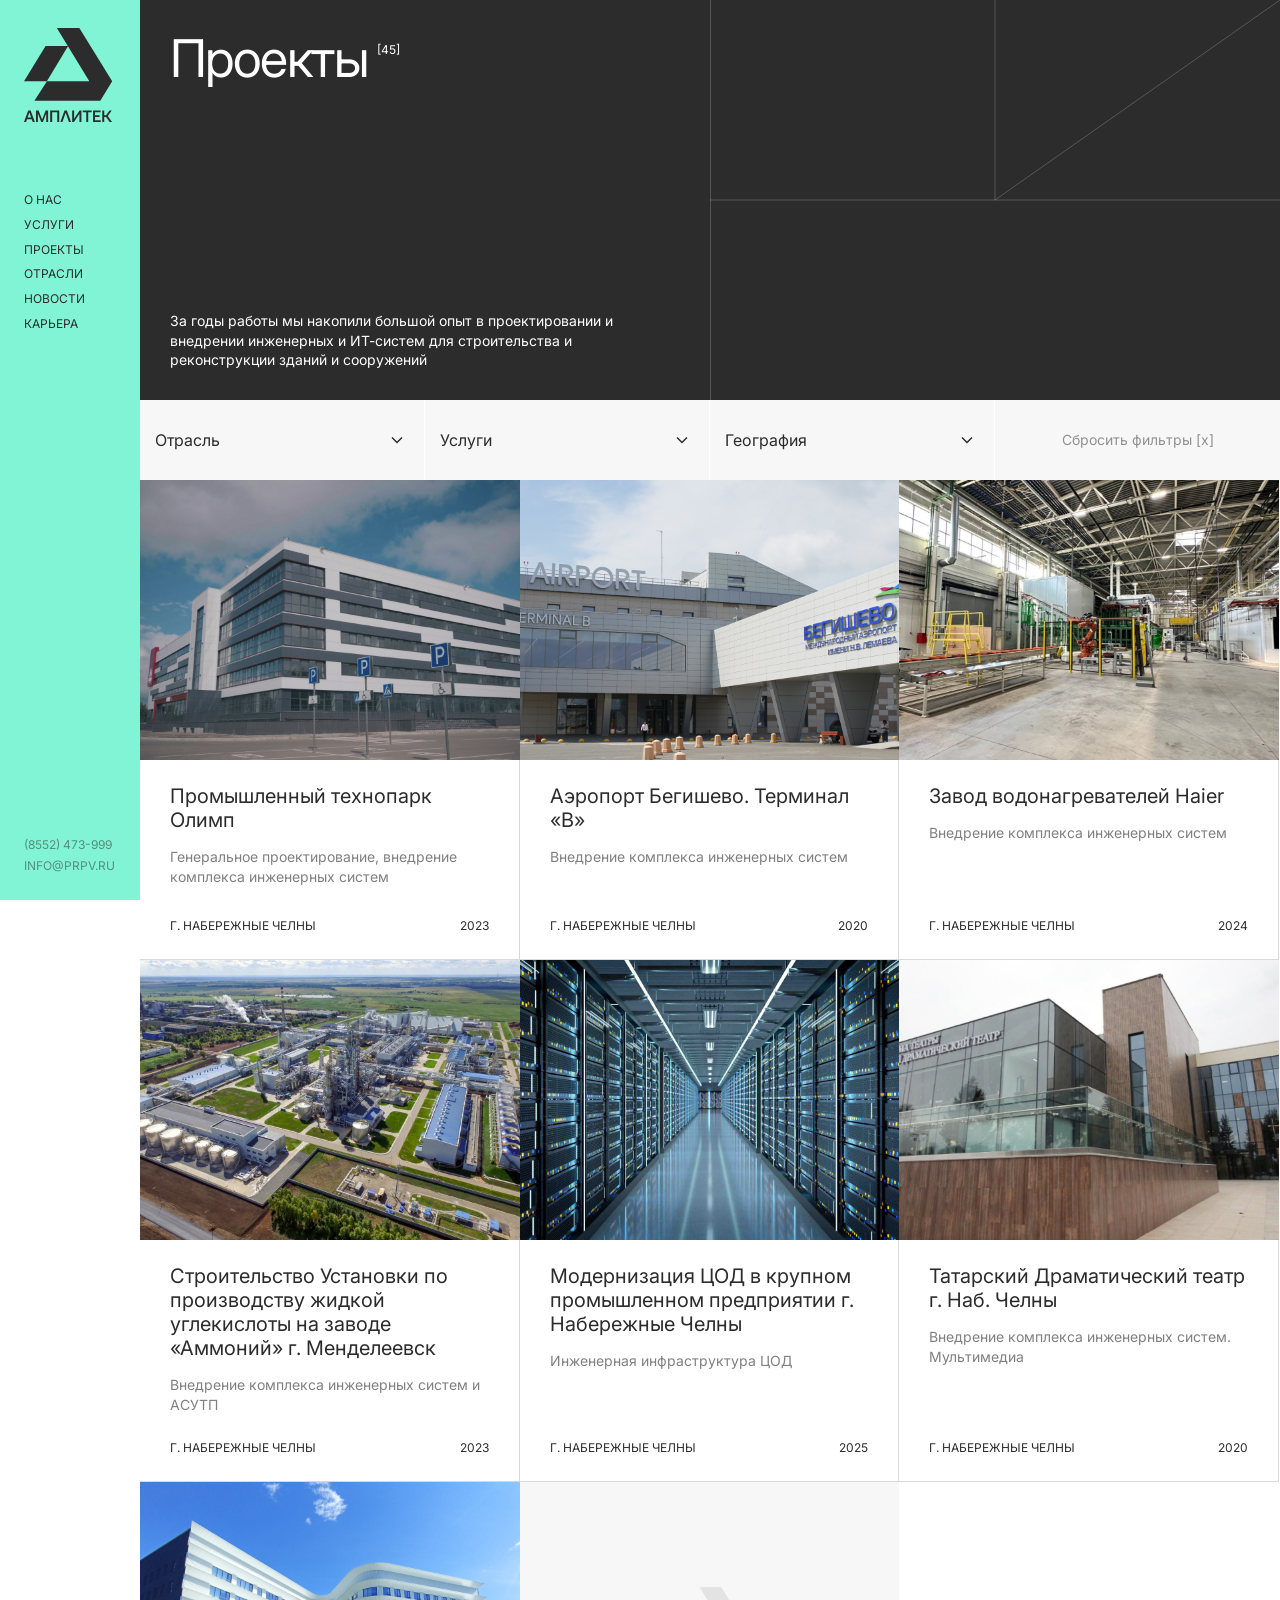
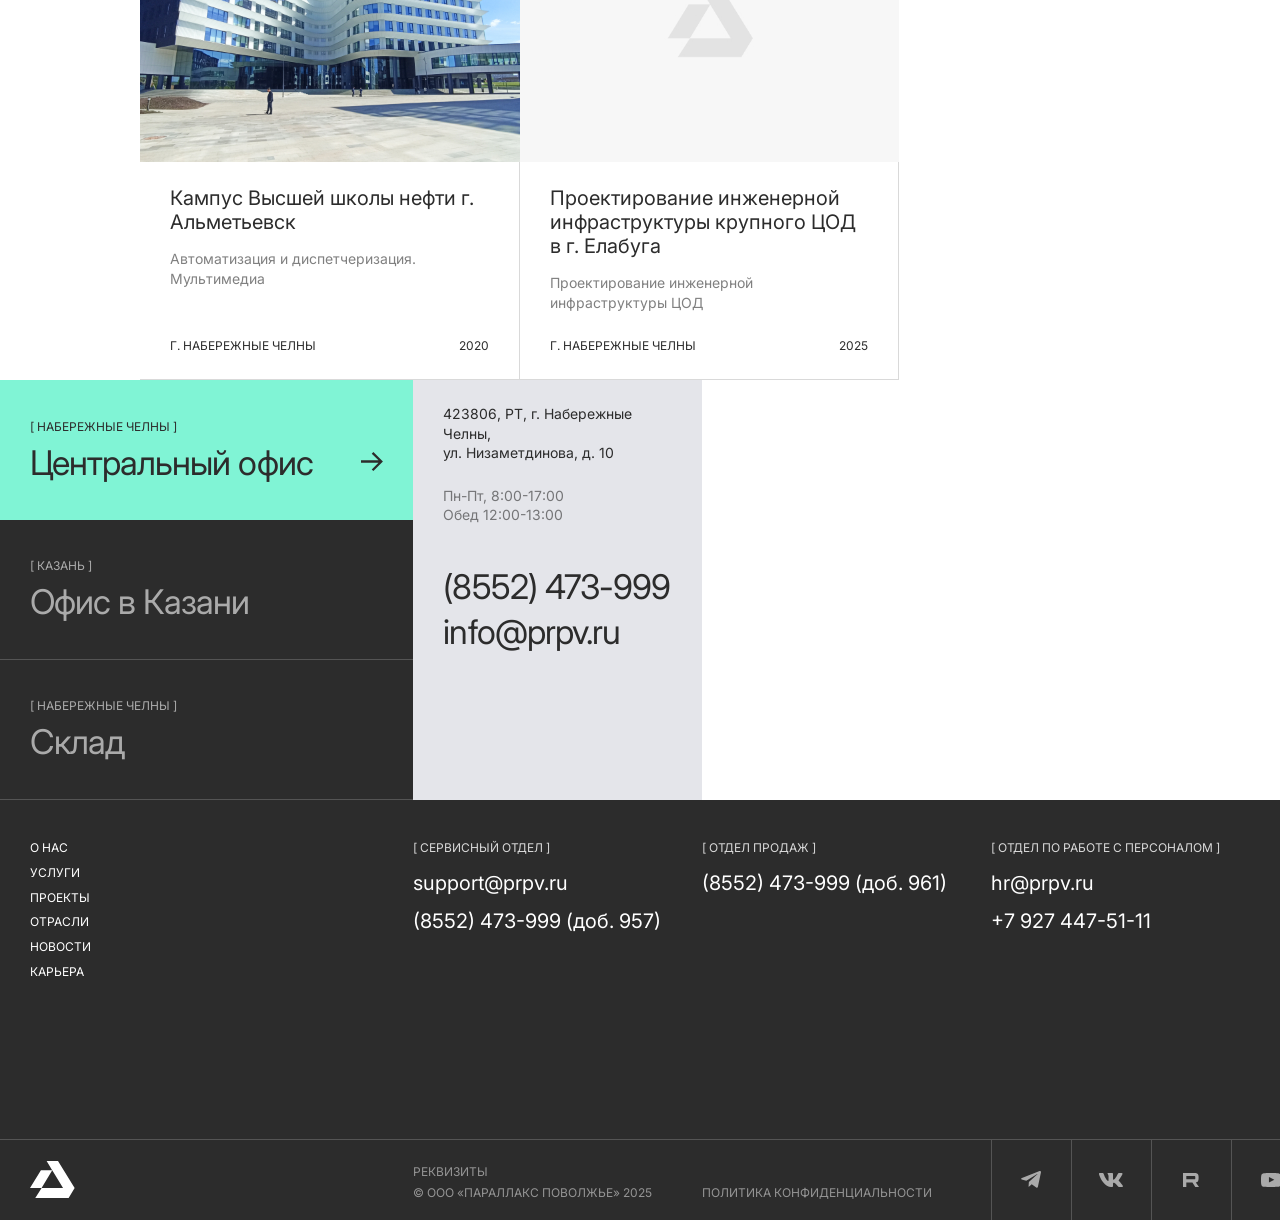
<file: projects.html>
<!DOCTYPE html>
<html lang="ru">
	<head>
		<meta charset="UTF-8" />
		<meta name="viewport" content="width=device-width, initial-scale=1.0" />
		<title>Проекты — АМПЛИТЕК</title>
<link rel="preconnect" href="https://fonts.googleapis.com" />
		<link rel="preconnect" href="https://fonts.gstatic.com" crossorigin />
		<link
			href="https://fonts.googleapis.com/css2?family=Inter:wght@400;500&display=swap"
			rel="stylesheet"
		/>
		<link
			rel="stylesheet"
			href="css/swiper-bundle.min.css"
		/>
		<link
			rel="stylesheet"
			href="css/fancybox.css"
		/>
		<link rel="stylesheet" href="css/aos.css" />
		<link rel="stylesheet" href="css/style.css?ver=23f33" />
	</head>
	<body>
		<header class="mobile-header">
			<a href="/" class="mobile-header__logo" aria-label="АМПЛИТЕК">
				<img src="img/logo-mobile.svg" />
			</a>
		</header>

		<!-- Burger -->
		<button class="burger" id="burger" aria-label="Меню">
			<span class="burger__line"></span>
			<span class="burger__line"></span>
			<span class="burger__line"></span>
		</button>

		<!-- Overlay -->
		<div class="sidebar-overlay" id="sidebarOverlay"></div>

		<!-- Sidebar -->
		<aside class="sidebar" id="sidebar">
			<!-- Mobile header -->
			<div class="sidebar__mob-header">
				<a href="/" class="sidebar__mob-logo" aria-label="АМПЛИТЕК">
					<img src="img/logo-mobile.svg" alt="АМПЛИТЕК" />
				</a>
				<button class="sidebar__close" id="sidebarClose" aria-label="Закрыть">
					<svg width="18" height="18" viewBox="0 0 18 18" fill="none" xmlns="http://www.w3.org/2000/svg"><path d="M1 1L17 17M17 1L1 17" stroke="#2C2C2C" stroke-width="1.5" stroke-linecap="round"/></svg>
				</button>
			</div>
			<!-- Desktop + mobile nav -->
			<div class="sidebar__content">
				<a href="/" class="sidebar__logo" aria-label="АМПЛИТЕК">
					<img src="img/logo.svg" />
				</a>
				<nav class="sidebar__nav">
					<a href="about.html">о нас</a>
					<a href="services.html">Услуги</a>
					<a href="projects.html">проекты</a>
					<a href="industries.html">отрасли</a>
					<a href="news.html">новости</a>
					<a href="career.html">карьера</a>
					
				</nav>
			</div>
			<!-- Desktop contacts -->
			<div class="sidebar__contacts">
				<a href="tel:+78552473999">(8552) 473-999</a>
				<a href="mailto:info@prpv.ru">info@prpv.ru</a>
			</div>
			<!-- Mobile footer -->
			<div class="sidebar__mob-footer">
				<div class="sidebar__mob-depts">
					<div class="sidebar__mob-dept">
						<span class="label">[ Сервисный отдел ]</span>
						<a href="mailto:support@prpv.ru">support@prpv.ru</a>
						<a href="tel:+78552473957">(8552) 473-999 (доб. 957)</a>
					</div>
					<div class="sidebar__mob-dept">
						<span class="label">[ Отдел продаж ]</span>
						<a href="tel:+78552473961">(8552) 473-999 (доб. 961)</a>
					</div>
					<div class="sidebar__mob-dept">
						<span class="label">[ Отдел по работе с персоналом ]</span>
						<a href="mailto:hr@prpv.ru">hr@prpv.ru</a>
						<a href="tel:+79274475111">+7 927 447-51-11</a>
					</div>
				</div>
				<div class="sidebar__mob-socials">
					<a href="#" class="sidebar__mob-social" aria-label="Telegram"><svg xmlns="http://www.w3.org/2000/svg" width="20" height="17" viewBox="0 0 20 17" fill="none"><path opacity="0.6" d="M19.9362 1.51976L16.9062 15.7048C16.6802 16.7038 16.1002 16.9288 15.2622 16.4778L10.7172 13.1258L8.49216 15.2528C8.26716 15.4788 8.04116 15.7048 7.52516 15.7048L7.88016 11.0298L16.3582 3.32576C16.7122 2.97076 16.2612 2.84176 15.8102 3.13276L5.26916 9.77276L0.723157 8.38676C-0.275843 8.06476 -0.275843 7.38676 0.949157 6.93676L18.6142 0.0697602C19.4842 -0.18824 20.2262 0.26376 19.9362 1.51976Z" fill="#2C2C2C"/></svg></a>
					<a href="#" class="sidebar__mob-social" aria-label="VK"><svg xmlns="http://www.w3.org/2000/svg" width="24" height="14" viewBox="0 0 24 14" fill="none"><path opacity="0.6" fill-rule="evenodd" clip-rule="evenodd" d="M23.45 0.948C23.616 0.402 23.45 0 22.655 0H20.03C19.362 0 19.054 0.347 18.887 0.73C18.887 0.73 17.552 3.926 15.661 6.002C15.049 6.604 14.771 6.795 14.437 6.795C14.27 6.795 14.019 6.604 14.019 6.057V0.948C14.019 0.292 13.835 0 13.279 0H9.151C8.734 0 8.483 0.304 8.483 0.593C8.483 1.214 9.429 1.358 9.526 3.106V6.904C9.526 7.737 9.373 7.888 9.039 7.888C8.149 7.888 5.984 4.677 4.699 1.003C4.45 0.288 4.198 0 3.527 0H0.9C0.15 0 0 0.347 0 0.73C0 1.412 0.89 4.8 4.145 9.281C6.315 12.341 9.37 14 12.153 14C13.822 14 14.028 13.632 14.028 12.997V10.684C14.028 9.947 14.186 9.8 14.715 9.8C15.105 9.8 15.772 9.992 17.33 11.467C19.11 13.216 19.403 14 20.405 14H23.03C23.78 14 24.156 13.632 23.94 12.904C23.702 12.18 22.852 11.129 21.725 9.882C21.113 9.172 20.195 8.407 19.916 8.024C19.527 7.533 19.638 7.314 19.916 6.877C19.916 6.877 23.116 2.451 23.449 0.948" fill="#2C2C2C"/></svg></a>
					<a href="#" class="sidebar__mob-social" aria-label="Rutube"><svg width="16" height="14" viewBox="0 0 16 14" fill="none" xmlns="http://www.w3.org/2000/svg"><path opacity="0.6" d="M11.1072 6.36077H3.30772V3.08736H11.1072C11.5628 3.08736 11.8796 3.17159 12.0386 3.31866C12.1975 3.46574 12.296 3.73853 12.296 4.13702V5.31239C12.296 5.73224 12.1975 6.00502 12.0386 6.15211C11.8796 6.29917 11.5628 6.36205 11.1072 6.36205V6.36077ZM11.6423 0.0012518H0V14H3.30772V9.44563H9.40354L12.296 14H16L12.8109 9.42427C13.9867 9.23947 14.5146 8.85731 14.95 8.22752C15.3854 7.59774 15.6038 6.59082 15.6038 5.24701V4.19737C15.6038 3.40037 15.5242 2.77058 15.3854 2.28788C15.2466 1.80515 15.0094 1.3853 14.6724 1.00817C14.3165 0.65117 13.9202 0.399743 13.4445 0.231297C12.9687 0.0842335 12.3743 0 11.6423 0V0.0012518Z" fill="#2C2C2C"/></svg></a>
					<a href="#" class="sidebar__mob-social" aria-label="YouTube"><svg width="20" height="14" viewBox="0 0 20 14" fill="none" xmlns="http://www.w3.org/2000/svg"><path opacity="0.6" fill-rule="evenodd" clip-rule="evenodd" d="M7.935 9.58282V3.98919L13.338 6.79596L7.935 9.58282ZM19.8 3.02076C19.8 3.02076 19.605 1.64823 19.005 1.04408C18.245 0.251813 17.392 0.247832 17.001 0.201052C14.203 1.33481e-07 10.004 0 10.004 0H9.996C9.996 0 5.798 1.33481e-07 2.999 0.201052C2.608 0.247832 1.756 0.250817 0.995 1.04408C0.395 1.64823 0.2 3.02076 0.2 3.02076C0.2 3.02076 0 4.63117 0 6.24257V7.75245C0 9.36286 0.2 10.9743 0.2 10.9743C0.2 10.9743 0.395 12.3458 0.995 12.95C1.755 13.7432 2.755 13.7173 3.2 13.8009C4.8 13.9532 10 14 10 14C10 14 14.203 13.994 17.001 13.793C17.392 13.7462 18.245 13.7432 19.005 12.95C19.605 12.3458 19.8 10.9743 19.8 10.9743C19.8 10.9743 20 9.36286 20 7.75245V6.24257C20 4.63117 19.8 3.02076 19.8 3.02076Z" fill="#2C2C2C"/></svg></a>
				</div>
			</div>
		</aside>

		<!-- Main -->
		<main class="main">
			<!-- 1. PAGE HERO -->
			<section class="page-hero">
				<div class="page-hero__content">
					<div class="page-hero__title-row">
						<h1 class="page-hero__heading reveal-text">Проекты
						<span class="page-hero__badge">[45]</span></h1>
					</div>
					<p class="text page-hero__desc reveal-text" delay="0.3s">
						За годы работы мы накопили большой опыт в проектировании и внедрении
						инженерных и ИТ-систем для строительства и реконструкции зданий и
						сооружений
					</p>
				</div>
				<div class="page-hero__deco">
						<svg class="deco-lines" viewBox="0 0 100 100" preserveAspectRatio="none" aria-hidden="true">
							<line class="deco-line deco-line--1" pathLength="1" x1="0.1" y1="0" x2="0.1" y2="100" vector-effect="non-scaling-stroke"/>
							<line class="deco-line deco-line--2" pathLength="1" x1="50" y1="0" x2="50" y2="50" vector-effect="non-scaling-stroke"/>
							<line class="deco-line deco-line--3" pathLength="1" x1="0" y1="50" x2="100" y2="50" vector-effect="non-scaling-stroke"/>
							<line class="deco-line deco-line--4" pathLength="1" x1="100" y1="0" x2="50" y2="50" vector-effect="non-scaling-stroke"/>
						</svg>
				</div>
			</section>

			<!-- Mobile filter toggle (hidden on desktop) -->
			<div class="proj-filter-mob-bar">
				<button class="proj-filter-mob-btn" id="projFilterMobBtn" type="button">
					<span>Фильтры
					<span class="proj-filter-mob-count" id="projFilterMobCount"></span></span>
					<span class="proj-filter-mob-arrow">
						<svg width="12" height="8" viewBox="0 0 12 8" fill="none"><path d="M1 1.5L6 6.5L11 1.5" stroke="#2C2C2C" stroke-width="1.5"/></svg>
					</span>
				</button>
			</div>

			<!-- 2. FILTER BAR -->
			<div class="proj-filter" id="projFilter">
				<!-- Mobile header (hidden on desktop) -->
				<div class="proj-filter__mob-head">
					<span class="proj-filter__mob-title">Фильтры</span>
					<button class="proj-filter__mob-close" id="projFilterMobClose" type="button" aria-label="Закрыть">
						<svg width="20" height="20" viewBox="0 0 14 14" fill="none"><path d="M1 1L13 13M13 1L1 13" stroke="#d9d9d9" stroke-width="1"/></svg>
					</button>
				</div>
				<div class="proj-filter__group" data-filter-group="objects">
					<button class="proj-filter__btn" type="button">
						<span class="proj-filter__label">Отрасль</span>
						<span class="proj-filter__badge" style="display: none"></span>
						<svg
							class="proj-filter__arrow"
							width="12"
							height="8"
							viewBox="0 0 12 8"
							fill="none"
						>
							<path
								d="M1 1.5L6 6.5L11 1.5"
								stroke="#2C2C2C"
								stroke-width="1.5"
							/>
						</svg>
					</button>
					<div class="proj-filter__dropdown">
						<label class="proj-filter__option"
							><input type="checkbox" value="industry" /> Промышленность</label
						>
						<label class="proj-filter__option"
							><input type="checkbox" value="chemistry" /> Химия и
							нефтехимия</label
						>
						<label class="proj-filter__option"
							><input type="checkbox" value="health" /> Здравоохранение</label
						>
						<label class="proj-filter__option"
							><input type="checkbox" value="education" /> Наука и
							образование</label
						>
						<label class="proj-filter__option"
							><input type="checkbox" value="culture" /> Культура</label
						>
						<label class="proj-filter__option"
							><input type="checkbox" value="sport" /> Спорт и
							торгово-развлекательные комплексы</label
						>
						<label class="proj-filter__option"
							><input type="checkbox" value="agriculture" /> Сельское
							хозяйство</label
						>
					</div>
				</div>
				<div class="proj-filter__group" data-filter-group="services">
					<button class="proj-filter__btn" type="button">
						<span class="proj-filter__label">Услуги</span>
						<span class="proj-filter__badge" style="display: none"></span>
						<svg
							class="proj-filter__arrow"
							width="12"
							height="8"
							viewBox="0 0 12 8"
							fill="none"
						>
							<path
								d="M1 1.5L6 6.5L11 1.5"
								stroke="#2C2C2C"
								stroke-width="1.5"
							/>
						</svg>
					</button>
					<div class="proj-filter__dropdown">
						<label class="proj-filter__option"
							><input type="checkbox" value="design" /> Проектирование</label
						>
						<label class="proj-filter__option"
							><input type="checkbox" value="engineering" /> Инженерные
							системы</label
						>
						<label class="proj-filter__option"
							><input type="checkbox" value="automation" /> Автоматизация</label
						>
						<label class="proj-filter__option"
							><input type="checkbox" value="multimedia" /> Мультимедиа</label
						>
					</div>
				</div>
				<div class="proj-filter__group" data-filter-group="industries">
					<button class="proj-filter__btn" type="button">
						<span class="proj-filter__label">География</span>
						<span class="proj-filter__badge" style="display: none"></span>
						<svg
							class="proj-filter__arrow"
							width="12"
							height="8"
							viewBox="0 0 12 8"
							fill="none"
						>
							<path
								d="M1 1.5L6 6.5L11 1.5"
								stroke="#2C2C2C"
								stroke-width="1.5"
							/>
						</svg>
					</button>
					<div class="proj-filter__dropdown">
						<label class="proj-filter__option"
							><input type="checkbox" value="nabchelny" /> Набережные Челны</label
						>
						<label class="proj-filter__option"
							><input type="checkbox" value="kazan" /> Казань</label
						>
						<label class="proj-filter__option"
							><input type="checkbox" value="almetievsk" /> Альметьевск</label
						>
						<label class="proj-filter__option"
							><input type="checkbox" value="yelabuga" /> Елабуга</label
						>
						<label class="proj-filter__option"
							><input type="checkbox" value="mendeleevsk" /> Менделеевск</label
						>
					</div>
				</div>
				<button class="proj-filter__reset" type="button" id="projFilterReset">
					<span class="proj-filter__reset-text">Сбросить фильтры [х]</span>
				</button>
			</div>

			<!-- 3. PROJECTS GRID -->
			<div class="projects__grid">
				<a href="project-detail.html" class="case-card" data-industry="industry" data-services="design,engineering" data-geo="nabchelny">
					<div class="case-card__inner" data-aos="fade-zoom-in" data-aos-delay="0">
					<div class="case-card__img-wrap">
						<img
							src="img/project-1.jpg"
							alt="Промышленный технопарк Олимп"
							class="case-card__img"
						/>
					</div>
					<div class="case-card__body">
						<div class="case-card__info">
							<h3 class="case-card__title">Промышленный технопарк Олимп</h3>
							<p class="case-card__desc">
								Генеральное проектирование, внедрение комплекса инженерных
								систем
							</p>
						</div>
						<div class="case-card__meta">
							<span class="case-card__city label">г. Набережные Челны</span>
							<span class="case-card__year label">2023</span>
						</div>
					</div>
					</div>
				</a>
				<a href="project-detail.html" class="case-card" data-industry="transport" data-services="engineering" data-geo="nabchelny">
					<div class="case-card__inner" data-aos="fade-zoom-in" data-aos-delay="200">
					<div class="case-card__img-wrap">
						<img
							src="img/project-2.jpg"
							alt="Аэропорт Бегишево"
							class="case-card__img"
						/>
					</div>
					<div class="case-card__body">
						<div class="case-card__info">
							<h3 class="case-card__title">Аэропорт Бегишево. Терминал «B»</h3>
							<p class="case-card__desc">
								Внедрение комплекса инженерных систем
							</p>
						</div>
						<div class="case-card__meta">
							<span class="case-card__city label">г. Набережные Челны</span>
							<span class="case-card__year label">2020</span>
						</div>
					</div>
					</div>
				</a>
				<a href="project-detail.html" class="case-card" data-industry="industry" data-services="engineering,automation" data-geo="nabchelny">
					<div class="case-card__inner" data-aos="fade-zoom-in" data-aos-delay="400">
					<div class="case-card__img-wrap">
						<img
							src="img/project-3.jpg"
							alt="Завод Haier"
							class="case-card__img"
						/>
					</div>
					<div class="case-card__body">
						<div class="case-card__info">
							<h3 class="case-card__title">Завод водонагревателей Haier</h3>
							<p class="case-card__desc">
								Внедрение комплекса инженерных систем
							</p>
						</div>
						<div class="case-card__meta">
							<span class="case-card__city label">г. Набережные Челны</span>
							<span class="case-card__year label">2024</span>
						</div>
					</div>
					</div>
				</a>
				<a href="project-detail.html" class="case-card" data-industry="chemistry" data-services="engineering,automation" data-geo="mendeleevsk">
					<div class="case-card__inner" data-aos="fade-zoom-in" data-aos-delay="0">
					<div class="case-card__img-wrap">
						<img
							src="img/project-4.jpg"
							alt="Завод Аммоний"
							class="case-card__img"
						/>
					</div>
					<div class="case-card__body">
						<div class="case-card__info">
							<h3 class="case-card__title">
								Строительство Установки по производству жидкой углекислоты на
								заводе «Аммоний» г. Менделеевск
							</h3>
							<p class="case-card__desc">
								Внедрение комплекса инженерных систем и АСУТП
							</p>
						</div>
						<div class="case-card__meta">
							<span class="case-card__city label">г. Набережные Челны</span>
							<span class="case-card__year label">2023</span>
						</div>
					</div>
					</div>
				</a>
				<a href="project-detail.html" class="case-card" data-industry="industry" data-services="engineering" data-geo="nabchelny">
					<div class="case-card__inner" data-aos="fade-zoom-in" data-aos-delay="200">
					<div class="case-card__img-wrap">
						<img
							src="img/project-5.jpg"
							alt="Модернизация ЦОД"
							class="case-card__img"
						/>
					</div>
					<div class="case-card__body">
						<div class="case-card__info">
							<h3 class="case-card__title">
								Модернизация ЦОД в крупном промышленном предприятии г.
								Набережные Челны
							</h3>
							<p class="case-card__desc">Инженерная инфраструктура ЦОД</p>
						</div>
						<div class="case-card__meta">
							<span class="case-card__city label">г. Набережные Челны</span>
							<span class="case-card__year label">2025</span>
						</div>
					</div>
					</div>
				</a>
				<a href="project-detail.html" class="case-card" data-industry="culture" data-services="engineering,multimedia" data-geo="nabchelny">
					<div class="case-card__inner" data-aos="fade-zoom-in" data-aos-delay="400">
					<div class="case-card__img-wrap">
						<img
							src="img/project-6.jpg"
							alt="Татарский Драматический театр"
							class="case-card__img"
						/>
					</div>
					<div class="case-card__body">
						<div class="case-card__info">
							<h3 class="case-card__title">
								Татарский Драматический театр г. Наб. Челны
							</h3>
							<p class="case-card__desc">
								Внедрение комплекса инженерных систем. Мультимедиа
							</p>
						</div>
						<div class="case-card__meta">
							<span class="case-card__city label">г. Набережные Челны</span>
							<span class="case-card__year label">2020</span>
						</div>
					</div>
					</div>
				</a>
				<a href="project-detail.html" class="case-card" data-industry="education" data-services="automation,multimedia" data-geo="almetievsk">
					<div class="case-card__inner" data-aos="fade-zoom-in" data-aos-delay="0">
					<div class="case-card__img-wrap">
						<img
							src="img/project-7.jpg"
							alt="Кампус Высшей школы нефти"
							class="case-card__img"
						/>
					</div>
					<div class="case-card__body">
						<div class="case-card__info">
							<h3 class="case-card__title">
								Кампус Высшей школы нефти г. Альметьевск
							</h3>
							<p class="case-card__desc">
								Автоматизация и диспетчеризация. Мультимедиа
							</p>
						</div>
						<div class="case-card__meta">
							<span class="case-card__city label">г. Набережные Челны</span>
							<span class="case-card__year label">2020</span>
						</div>
					</div>
					</div>
				</a>
				<a href="project-detail.html" class="case-card" data-industry="industry" data-services="design" data-geo="yelabuga">
					<div class="case-card__inner" data-aos="fade-zoom-in" data-aos-delay="200">
					<div class="case-card__img-wrap">
						<img
							src="img/project-8.jpg"
							alt="ЦОД в г. Елабуга"
							class="case-card__img"
						/>
					</div>
					<div class="case-card__body">
						<div class="case-card__info">
							<h3 class="case-card__title">
								Проектирование инженерной инфраструктуры крупного ЦОД в г.
								Елабуга
							</h3>
							<p class="case-card__desc">
								Проектирование инженерной инфраструктуры ЦОД
							</p>
						</div>
						<div class="case-card__meta">
							<span class="case-card__city label">г. Набережные Челны</span>
							<span class="case-card__year label">2025</span>
						</div>
					</div>
					</div>
				</a>
			</div>
		</main>
		<!-- FOOTER -->
		<footer class="footer" id="contacts">
			<!-- Footer top -->
			<div class="footer__top" id="footerTop">
				<div class="footer__locations">
					<div
						class="location-block location-block--accent is-active"
						data-tab="0"
						role="button"
						tabindex="0"
						aria-pressed="true"
					>
						<span class="location-block__city label">[ Набережные Челны ]</span>
						<div class="location-block__name-row">
							<span class="location-block__name">Центральный офис</span>
							<span class="location-block__arrow">
								<svg
									width="22"
									height="20"
									viewBox="0 0 22 20"
									fill="none"
									xmlns="http://www.w3.org/2000/svg"
								>
									<path
										d="M12.3793 19.0908L10.7386 17.4715L17.4929 10.7172H0V8.37349H17.4929L10.7386 1.64054L12.3793 -8.84533e-05L21.9247 9.54537L12.3793 19.0908Z"
										fill="#2C2C2C"
									/>
								</svg>
							</span>
						</div>
					</div>
					<div
						class="location-block location-block--dark"
						data-tab="1"
						role="button"
						tabindex="0"
						aria-pressed="false"
					>
						<span class="location-block__city label">[ Казань ]</span>
						<div class="location-block__name-row">
							<span class="location-block__name">Офис в Казани</span>
							<span class="location-block__arrow">
								<svg
									width="22"
									height="20"
									viewBox="0 0 22 20"
									fill="none"
									xmlns="http://www.w3.org/2000/svg"
								>
									<path
										d="M12.3793 19.0908L10.7386 17.4715L17.4929 10.7172H0V8.37349H17.4929L10.7386 1.64054L12.3793 -8.84533e-05L21.9247 9.54537L12.3793 19.0908Z"
										fill="#2C2C2C"
									/>
								</svg>
							</span>
						</div>
					</div>
					<div
						class="location-block location-block--dark"
						data-tab="2"
						role="button"
						tabindex="0"
						aria-pressed="false"
					>
						<span class="location-block__city label">[ Набережные Челны ]</span>
						<div class="location-block__name-row">
							<span class="location-block__name">Склад</span>
							<span class="location-block__arrow">
								<svg
									width="22"
									height="20"
									viewBox="0 0 22 20"
									fill="none"
									xmlns="http://www.w3.org/2000/svg"
								>
									<path
										d="M12.3793 19.0908L10.7386 17.4715L17.4929 10.7172H0V8.37349H17.4929L10.7386 1.64054L12.3793 -8.84533e-05L21.9247 9.54537L12.3793 19.0908Z"
										fill="#2C2C2C"
									/>
								</svg>
							</span>
						</div>
					</div>
				</div>
				<div class="footer__panels">
					<div class="footer__panel" data-panel="0">
						<div class="footer__info">
							<p class="text">
								423806, РТ, г. Набережные Челны,<br />ул. Низаметдинова, д. 10
							</p>
							<p class="text footer__schedule">
								Пн-Пт, 8:00-17:00<br />Обед 12:00-13:00
							</p>
							<div class="footer__main-contacts">
								<a href="tel:+78552473999" class="footer__phone"
									>(8552) 473-999</a
								>
								<a href="mailto:info@prpv.ru" class="footer__email"
									>info@prpv.ru</a
								>
							</div>
						</div>
						<div class="footer__map">
							<iframe
								class="footer__map-iframe"
								src="https://yandex.ru/map-widget/v1/?ll=52.4073%2C55.7261&z=16&pt=52.4073%2C55.7261%2Cpm2rdm&l=map&lang=ru_RU"
								title="Карта офиса АМПЛИТЕК"
								allowfullscreen
								loading="lazy"
							></iframe>
						</div>
					</div>
					<div class="footer__panel" data-panel="1" style="display: none">
						<div class="footer__info">
							<p class="text">г. Казань, пр. Ямашева, 45А, этаж 10, офис 2</p>
							<p class="text footer__schedule">
								Пн-Пт, 8:00-17:00<br />Обед 12:00-13:00
							</p>
							<div class="footer__main-contacts">
								<a href="tel:+79050240141" class="footer__phone"
									>8 905 024 01 41</a
								>
								<a href="mailto:info@prpv.ru" class="footer__email"
									>info@prpv.ru</a
								>
							</div>
						</div>
						<div class="footer__map">
							<iframe
								class="footer__map-iframe"
								src="https://yandex.ru/map-widget/v1/?um=constructor%3Afdde8734aa4e234dc018d156c617f0b6d1487db16f9e6f16cadc17bb6cf573c2&source=constructor"
								title="Карта офиса в Казани"
								allowfullscreen
								loading="lazy"
							></iframe>
						</div>
					</div>
					<div class="footer__panel" data-panel="2" style="display: none">
						<div class="footer__info">
							<p class="text">
								423806, РТ, г. Набережные Челны,<br />ул. Низаметдинова, д. 10
							</p>
							<p class="text footer__schedule">
								Пн-Пт, 8:00-17:00<br />Обед 12:00-13:00
							</p>
							<div class="footer__main-contacts">
								<a href="tel:+78552473999" class="footer__phone"
									>(8552) 473-999</a
								>
								<a href="mailto:info@prpv.ru" class="footer__email"
									>info@prpv.ru</a
								>
							</div>
						</div>
						<div class="footer__map">
							<iframe 
								class="footer__map-iframe"
								src="https://yandex.ru/map-widget/v1/?um=constructor%3A199925983e52460764d2b4f36de3015eb293f49233d2de4c96bc3ab8922d51c8&amp;source=constructor" width="100%" frameborder="0">
							</iframe>
						</div>
					</div>
				</div>
			</div>

			<!-- Footer bottom -->
			<div class="footer__bottom">
				<div class="footer__content-area">
					<nav class="footer__nav-col">
						<a href="about.html">о нас</a>
						<a href="services.html">Услуги</a>
						<a href="projects.html">проекты</a>
						<a href="industries.html">отрасли</a>
						<a href="news.html">новости</a>
						<a href="career.html">карьера</a>
						
					</nav>
					<div class="footer__depts">
						<div class="footer-contact">
							<span class="footer-contact__dept">[ Сервисный отдел ]</span>
							<a href="mailto:support@prpv.ru" class="footer-contact__value"
								>support@prpv.ru</a
							>
							<a href="tel:+78552473957" class="footer-contact__value"
								>(8552) 473-999 (доб. 957)</a
							>
						</div>
						<div class="footer-contact">
							<span class="footer-contact__dept">[ Отдел продаж ]</span>
							<a href="tel:+78552473961" class="footer-contact__value"
								>(8552) 473-999 (доб. 961)</a
							>
						</div>
						<div class="footer-contact">
							<span class="footer-contact__dept"
								>[ Отдел по работе с персоналом ]</span
							>
							<a href="mailto:hr@prpv.ru" class="footer-contact__value"
								>hr@prpv.ru</a
							>
							<a href="tel:+79274475111" class="footer-contact__value"
								>+7 927 447-51-11</a
							>
						</div>
					</div>
				</div>

				<div class="footer__strip">
				<!-- PC Version -->
				<div class="footer__strip-pc">
					<div class="footer__strip-logo">
						<svg
							width="45"
							height="37"
							viewBox="0 0 45 37"
							fill="none"
							xmlns="http://www.w3.org/2000/svg"
						>
							<path
								d="M28.0028 0H16.6214L22.1847 9.17096H10.93L0 27.0833H11.5792L22.2487 9.27749L33.0507 27.0833H11.6283L5.26389 36.9954L38.6129 37L44.6299 27.0833L28.0028 0Z"
								fill="white"
							/>
						</svg>
					</div>
					<div class="footer__depts">
						<div class="footer__strip-legal">
							<a href="#" class="label">реквизиты</a>
							<span class="label">© ООО «Параллакс Поволжье» 2025</span>
						</div>
							<div class="footer__strip-privacy">
								<a href="#" class="label">политика конфиденциальности</a>
							</div>
					<div class="footer__socials">
						<a href="#" class="footer__social-icon" aria-label="Telegram">
							<svg
								xmlns="http://www.w3.org/2000/svg"
								width="20"
								height="17"
								viewBox="0 0 20 17"
								fill="none"
							>
								<path
									opacity="0.6"
									d="M19.9362 1.51976L16.9062 15.7048C16.6802 16.7038 16.1002 16.9288 15.2622 16.4778L10.7172 13.1258L8.49216 15.2528C8.26716 15.4788 8.04116 15.7048 7.52516 15.7048L7.88016 11.0298L16.3582 3.32576C16.7122 2.97076 16.2612 2.84176 15.8102 3.13276L5.26916 9.77276L0.723157 8.38676C-0.275843 8.06476 -0.275843 7.38676 0.949157 6.93676L18.6142 0.0697602C19.4842 -0.18824 20.2262 0.26376 19.9362 1.51976Z"
									fill="white"
								/>
							</svg>
						</a>
						<a href="#" class="footer__social-icon" aria-label="VK">
							<svg
								xmlns="http://www.w3.org/2000/svg"
								width="24"
								height="14"
								viewBox="0 0 24 14"
								fill="none"
							>
								<path
									opacity="0.6"
									fill-rule="evenodd"
									clip-rule="evenodd"
									d="M23.45 0.948C23.616 0.402 23.45 0 22.655 0H20.03C19.362 0 19.054 0.347 18.887 0.73C18.887 0.73 17.552 3.926 15.661 6.002C15.049 6.604 14.771 6.795 14.437 6.795C14.27 6.795 14.019 6.604 14.019 6.057V0.948C14.019 0.292 13.835 0 13.279 0H9.151C8.734 0 8.483 0.304 8.483 0.593C8.483 1.214 9.429 1.358 9.526 3.106V6.904C9.526 7.737 9.373 7.888 9.039 7.888C8.149 7.888 5.984 4.677 4.699 1.003C4.45 0.288 4.198 0 3.527 0H0.9C0.15 0 0 0.347 0 0.73C0 1.412 0.89 4.8 4.145 9.281C6.315 12.341 9.37 14 12.153 14C13.822 14 14.028 13.632 14.028 12.997V10.684C14.028 9.947 14.186 9.8 14.715 9.8C15.105 9.8 15.772 9.992 17.33 11.467C19.11 13.216 19.403 14 20.405 14H23.03C23.78 14 24.156 13.632 23.94 12.904C23.702 12.18 22.852 11.129 21.725 9.882C21.113 9.172 20.195 8.407 19.916 8.024C19.527 7.533 19.638 7.314 19.916 6.877C19.916 6.877 23.116 2.451 23.449 0.948"
									fill="white"
								/>
							</svg>
						</a>
						<a href="#" class="footer__social-icon" aria-label="Rutube">
							<svg
								width="16"
								height="14"
								viewBox="0 0 16 14"
								fill="none"
								xmlns="http://www.w3.org/2000/svg"
							>
								<path
									opacity="0.6"
									d="M11.1072 6.36077H3.30772V3.08736H11.1072C11.5628 3.08736 11.8796 3.17159 12.0386 3.31866C12.1975 3.46574 12.296 3.73853 12.296 4.13702V5.31239C12.296 5.73224 12.1975 6.00502 12.0386 6.15211C11.8796 6.29917 11.5628 6.36205 11.1072 6.36205V6.36077ZM11.6423 0.0012518H0V14H3.30772V9.44563H9.40354L12.296 14H16L12.8109 9.42427C13.9867 9.23947 14.5146 8.85731 14.95 8.22752C15.3854 7.59774 15.6038 6.59082 15.6038 5.24701V4.19737C15.6038 3.40037 15.5242 2.77058 15.3854 2.28788C15.2466 1.80515 15.0094 1.3853 14.6724 1.00817C14.3165 0.65117 13.9202 0.399743 13.4445 0.231297C12.9687 0.0842335 12.3743 0 11.6423 0V0.0012518Z"
									fill="white"
								/>
							</svg>
						</a>
						<a href="#" class="footer__social-icon" aria-label="YouTube">
							<svg
								width="20"
								height="14"
								viewBox="0 0 20 14"
								fill="none"
								xmlns="http://www.w3.org/2000/svg"
							>
								<path
									opacity="0.6"
									fill-rule="evenodd"
									clip-rule="evenodd"
									d="M7.935 9.58282V3.98919L13.338 6.79596L7.935 9.58282ZM19.8 3.02076C19.8 3.02076 19.605 1.64823 19.005 1.04408C18.245 0.251813 17.392 0.247832 17.001 0.201052C14.203 1.33481e-07 10.004 0 10.004 0H9.996C9.996 0 5.798 1.33481e-07 2.999 0.201052C2.608 0.247832 1.756 0.250817 0.995 1.04408C0.395 1.64823 0.2 3.02076 0.2 3.02076C0.2 3.02076 0 4.63117 0 6.24257V7.75245C0 9.36286 0.2 10.9743 0.2 10.9743C0.2 10.9743 0.395 12.3458 0.995 12.95C1.755 13.7432 2.755 13.7173 3.2 13.8009C4.8 13.9532 10 14 10 14C10 14 14.203 13.994 17.001 13.793C17.392 13.7462 18.245 13.7432 19.005 12.95C19.605 12.3458 19.8 10.9743 19.8 10.9743C19.8 10.9743 20 9.36286 20 7.75245V6.24257C20 4.63117 19.8 3.02076 19.8 3.02076Z"
									fill="white"
								/>
							</svg>
						</a>
					</div>
					</div>
				</div>
				<!-- Mobile Version -->
				<div class="footer__strip-mob">
					<div class="footer__strip-mob-top">
						<div class="footer__strip-logo">
							<svg
								width="45"
								height="37"
								viewBox="0 0 45 37"
								fill="none"
								xmlns="http://www.w3.org/2000/svg"
							>
								<path
									d="M28.0028 0H16.6214L22.1847 9.17096H10.93L0 27.0833H11.5792L22.2487 9.27749L33.0507 27.0833H11.6283L5.26389 36.9954L38.6129 37L44.6299 27.0833L28.0028 0Z"
									fill="white"
								/>
							</svg>
						</div>
						<div class="footer__socials">
							<a href="#" class="footer__social-icon" aria-label="Telegram">
								<svg
									xmlns="http://www.w3.org/2000/svg"
									width="20"
									height="17"
									viewBox="0 0 20 17"
									fill="none"
								>
									<path
										opacity="0.6"
										d="M19.9362 1.51976L16.9062 15.7048C16.6802 16.7038 16.1002 16.9288 15.2622 16.4778L10.7172 13.1258L8.49216 15.2528C8.26716 15.4788 8.04116 15.7048 7.52516 15.7048L7.88016 11.0298L16.3582 3.32576C16.7122 2.97076 16.2612 2.84176 15.8102 3.13276L5.26916 9.77276L0.723157 8.38676C-0.275843 8.06476 -0.275843 7.38676 0.949157 6.93676L18.6142 0.0697602C19.4842 -0.18824 20.2262 0.26376 19.9362 1.51976Z"
										fill="white"
									/>
								</svg>
							</a>
							<a href="#" class="footer__social-icon" aria-label="VK">
								<svg
									xmlns="http://www.w3.org/2000/svg"
									width="24"
									height="14"
									viewBox="0 0 24 14"
									fill="none"
								>
									<path
										opacity="0.6"
										fill-rule="evenodd"
										clip-rule="evenodd"
										d="M23.45 0.948C23.616 0.402 23.45 0 22.655 0H20.03C19.362 0 19.054 0.347 18.887 0.73C18.887 0.73 17.552 3.926 15.661 6.002C15.049 6.604 14.771 6.795 14.437 6.795C14.27 6.795 14.019 6.604 14.019 6.057V0.948C14.019 0.292 13.835 0 13.279 0H9.151C8.734 0 8.483 0.304 8.483 0.593C8.483 1.214 9.429 1.358 9.526 3.106V6.904C9.526 7.737 9.373 7.888 9.039 7.888C8.149 7.888 5.984 4.677 4.699 1.003C4.45 0.288 4.198 0 3.527 0H0.9C0.15 0 0 0.347 0 0.73C0 1.412 0.89 4.8 4.145 9.281C6.315 12.341 9.37 14 12.153 14C13.822 14 14.028 13.632 14.028 12.997V10.684C14.028 9.947 14.186 9.8 14.715 9.8C15.105 9.8 15.772 9.992 17.33 11.467C19.11 13.216 19.403 14 20.405 14H23.03C23.78 14 24.156 13.632 23.94 12.904C23.702 12.18 22.852 11.129 21.725 9.882C21.113 9.172 20.195 8.407 19.916 8.024C19.527 7.533 19.638 7.314 19.916 6.877C19.916 6.877 23.116 2.451 23.449 0.948"
										fill="white"
									/>
								</svg>
							</a>
							<a href="#" class="footer__social-icon" aria-label="Rutube">
								<svg
									width="16"
									height="14"
									viewBox="0 0 16 14"
									fill="none"
									xmlns="http://www.w3.org/2000/svg"
								>
									<path
										opacity="0.6"
										d="M11.1072 6.36077H3.30772V3.08736H11.1072C11.5628 3.08736 11.8796 3.17159 12.0386 3.31866C12.1975 3.46574 12.296 3.73853 12.296 4.13702V5.31239C12.296 5.73224 12.1975 6.00502 12.0386 6.15211C11.8796 6.29917 11.5628 6.36205 11.1072 6.36205V6.36077ZM11.6423 0.0012518H0V14H3.30772V9.44563H9.40354L12.296 14H16L12.8109 9.42427C13.9867 9.23947 14.5146 8.85731 14.95 8.22752C15.3854 7.59774 15.6038 6.59082 15.6038 5.24701V4.19737C15.6038 3.40037 15.5242 2.77058 15.3854 2.28788C15.2466 1.80515 15.0094 1.3853 14.6724 1.00817C14.3165 0.65117 13.9202 0.399743 13.4445 0.231297C12.9687 0.0842335 12.3743 0 11.6423 0V0.0012518Z"
										fill="white"
									/>
								</svg>
							</a>
							<a href="#" class="footer__social-icon" aria-label="YouTube">
								<svg
									width="20"
									height="14"
									viewBox="0 0 20 14"
									fill="none"
									xmlns="http://www.w3.org/2000/svg"
								>
									<path
										opacity="0.6"
										fill-rule="evenodd"
										clip-rule="evenodd"
										d="M7.935 9.58282V3.98919L13.338 6.79596L7.935 9.58282ZM19.8 3.02076C19.8 3.02076 19.605 1.64823 19.005 1.04408C18.245 0.251813 17.392 0.247832 17.001 0.201052C14.203 1.33481e-07 10.004 0 10.004 0H9.996C9.996 0 5.798 1.33481e-07 2.999 0.201052C2.608 0.247832 1.756 0.250817 0.995 1.04408C0.395 1.64823 0.2 3.02076 0.2 3.02076C0.2 3.02076 0 4.63117 0 6.24257V7.75245C0 9.36286 0.2 10.9743 0.2 10.9743C0.2 10.9743 0.395 12.3458 0.995 12.95C1.755 13.7432 2.755 13.7173 3.2 13.8009C4.8 13.9532 10 14 10 14C10 14 14.203 13.994 17.001 13.793C17.392 13.7462 18.245 13.7432 19.005 12.95C19.605 12.3458 19.8 10.9743 19.8 10.9743C19.8 10.9743 20 9.36286 20 7.75245V6.24257C20 4.63117 19.8 3.02076 19.8 3.02076Z"
										fill="white"
									/>
								</svg>
							</a>
						</div>
					</div>
					<div class="footer__strip-mob-bottom">
						<div class="footer__strip-legal">
							<a href="#" class="label">реквизиты</a>
							<span class="label">© ООО «Параллакс Поволжье» 2025</span>
						</div>
						<div class="footer__strip-privacy">
							<a href="#" class="label">политика конфиденциальности</a>
						</div>
					</div>
				</div>
			</div>
		</footer>

		<script src="js/lenis.min.js"></script>
		<script src="js/aos.js"></script>
		<script src="js/fancybox.umd.js"></script>
		<script src="js/swiper-bundle.min.js"></script>
		<script src="js/app.js?ver=5"></script>
	</body>
</html>
</file>
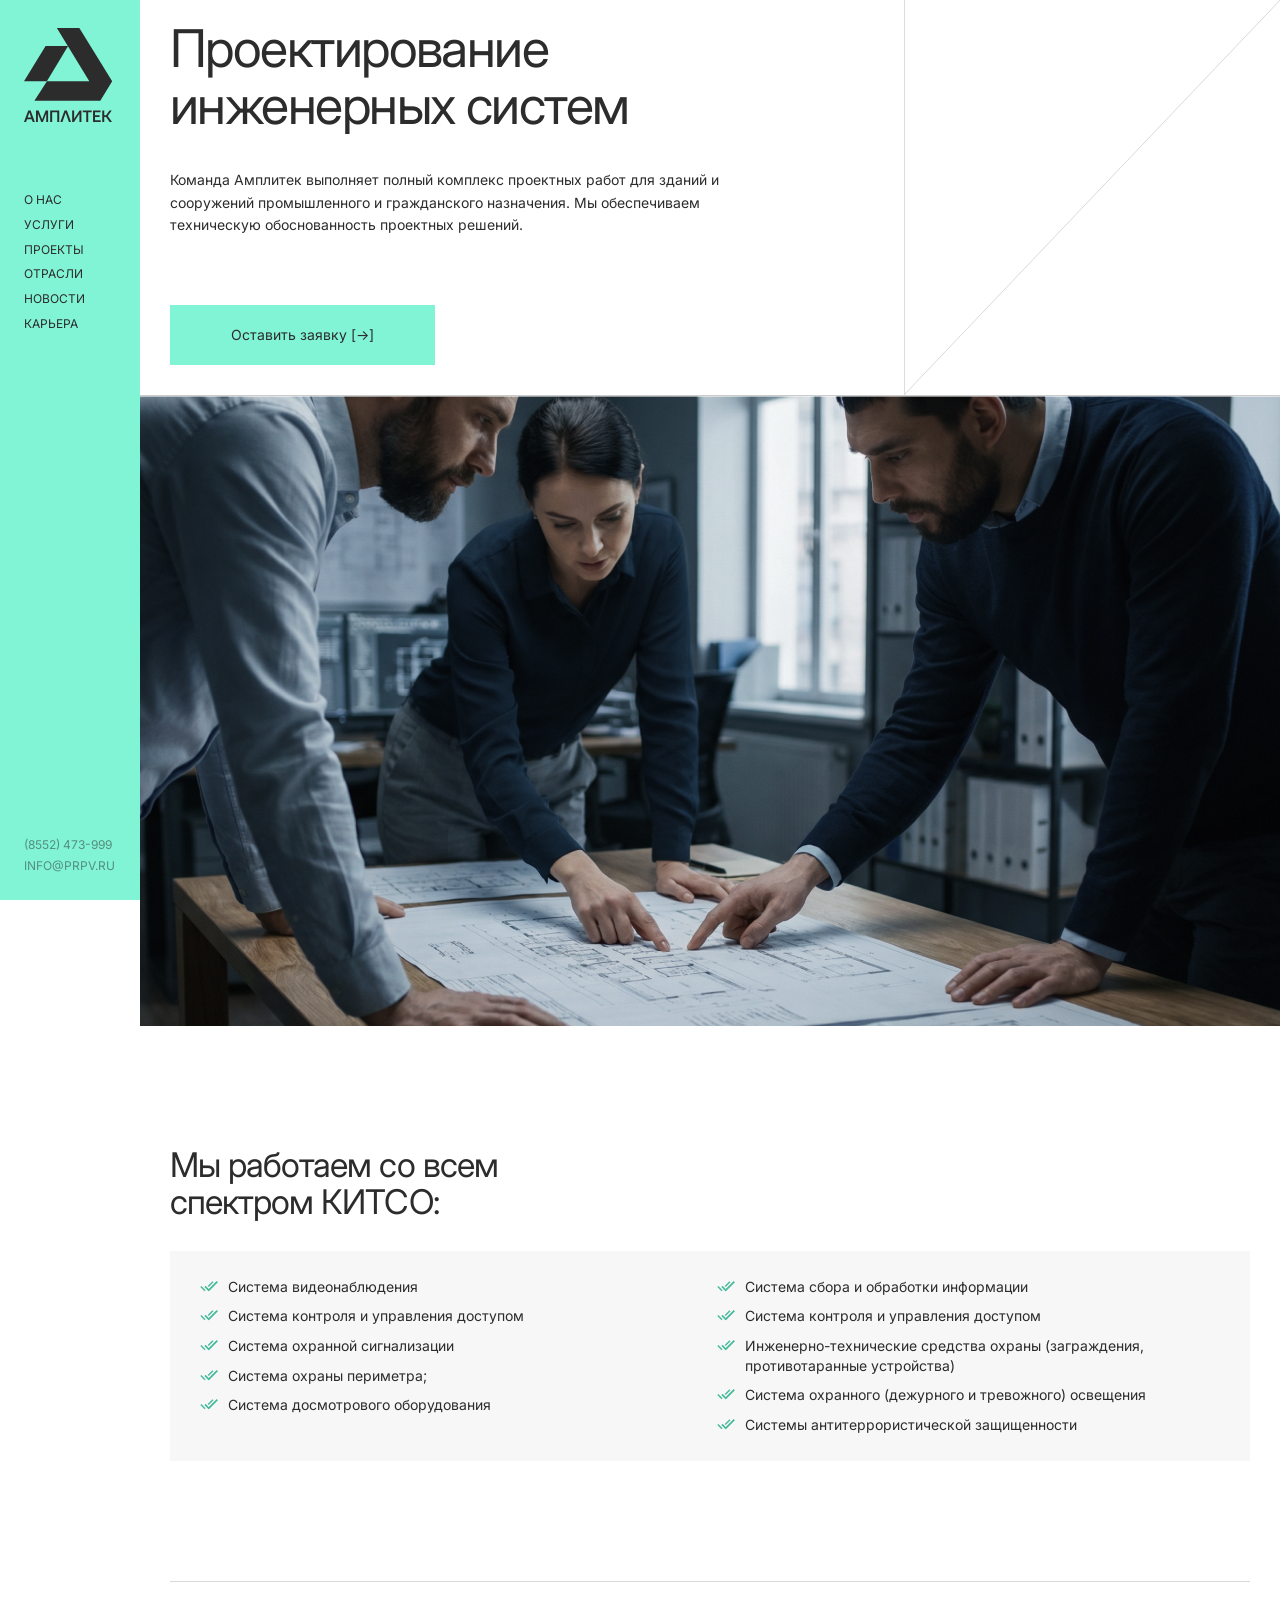
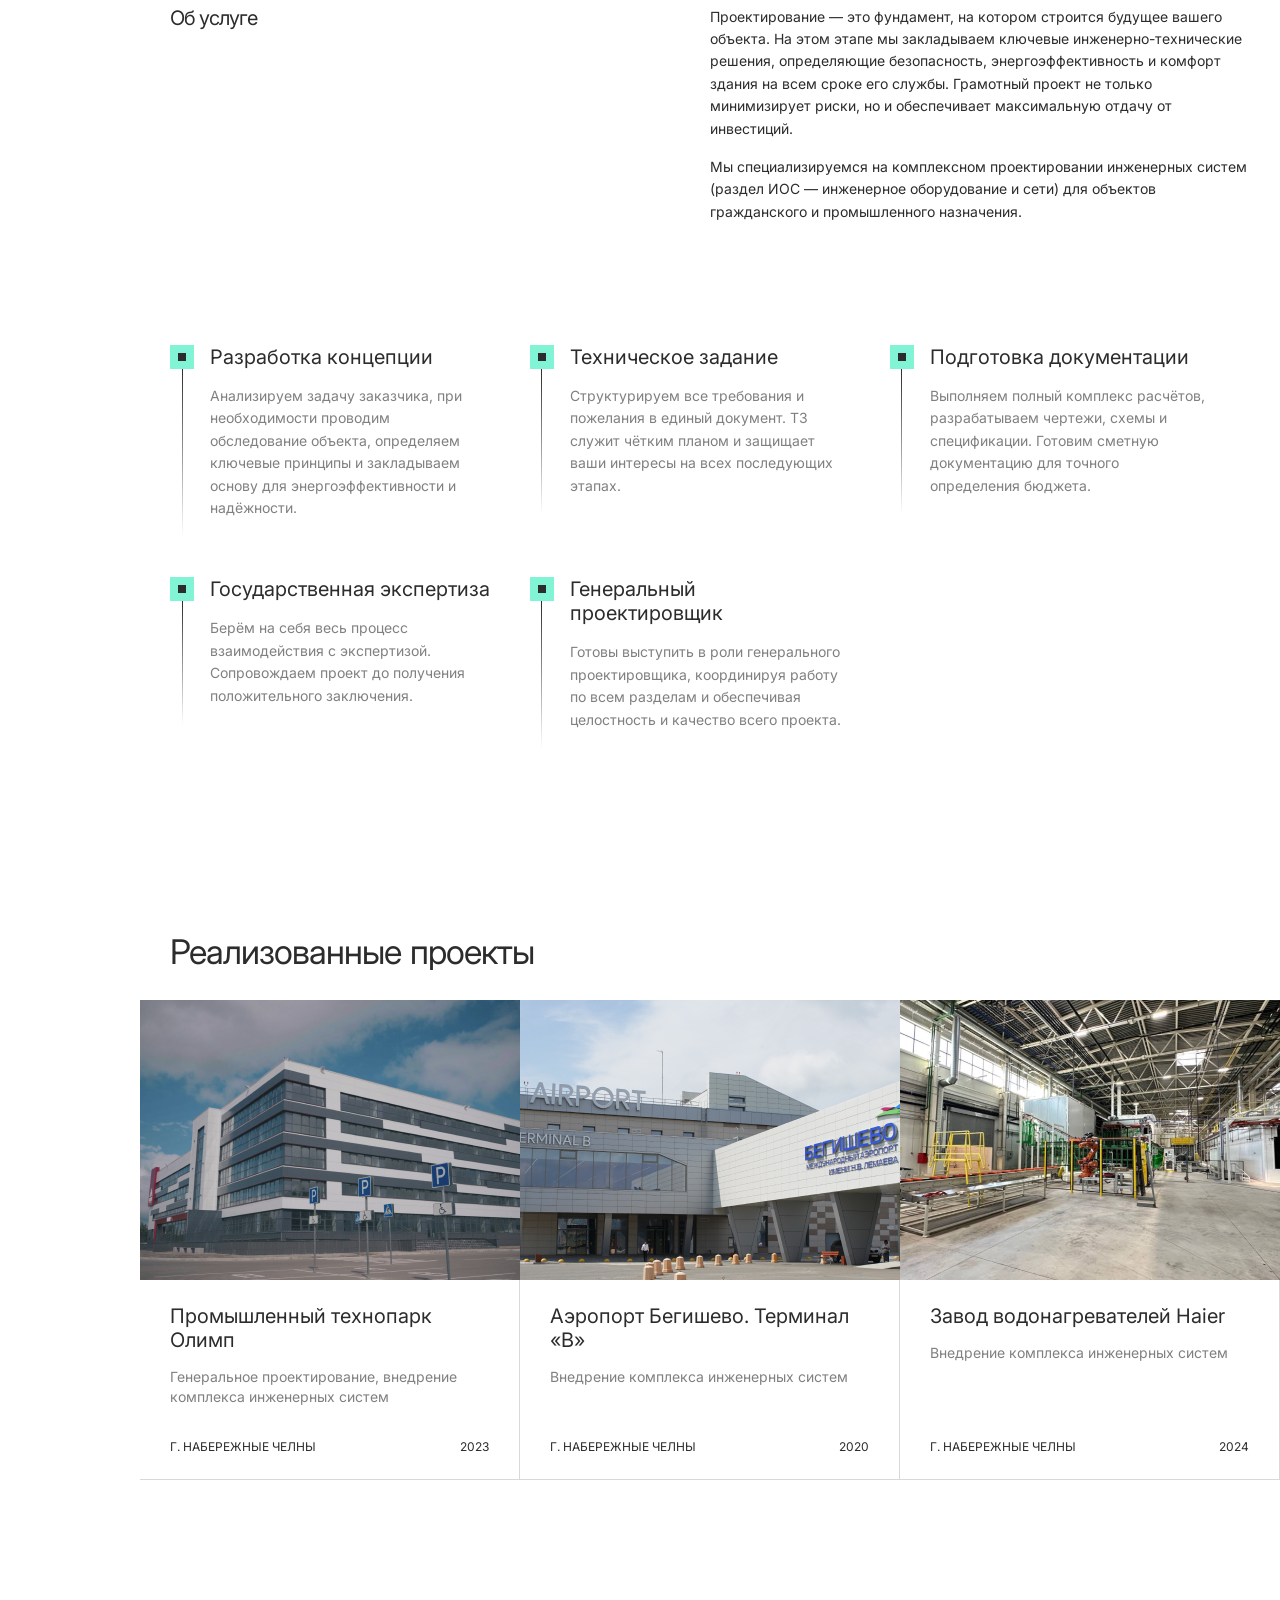
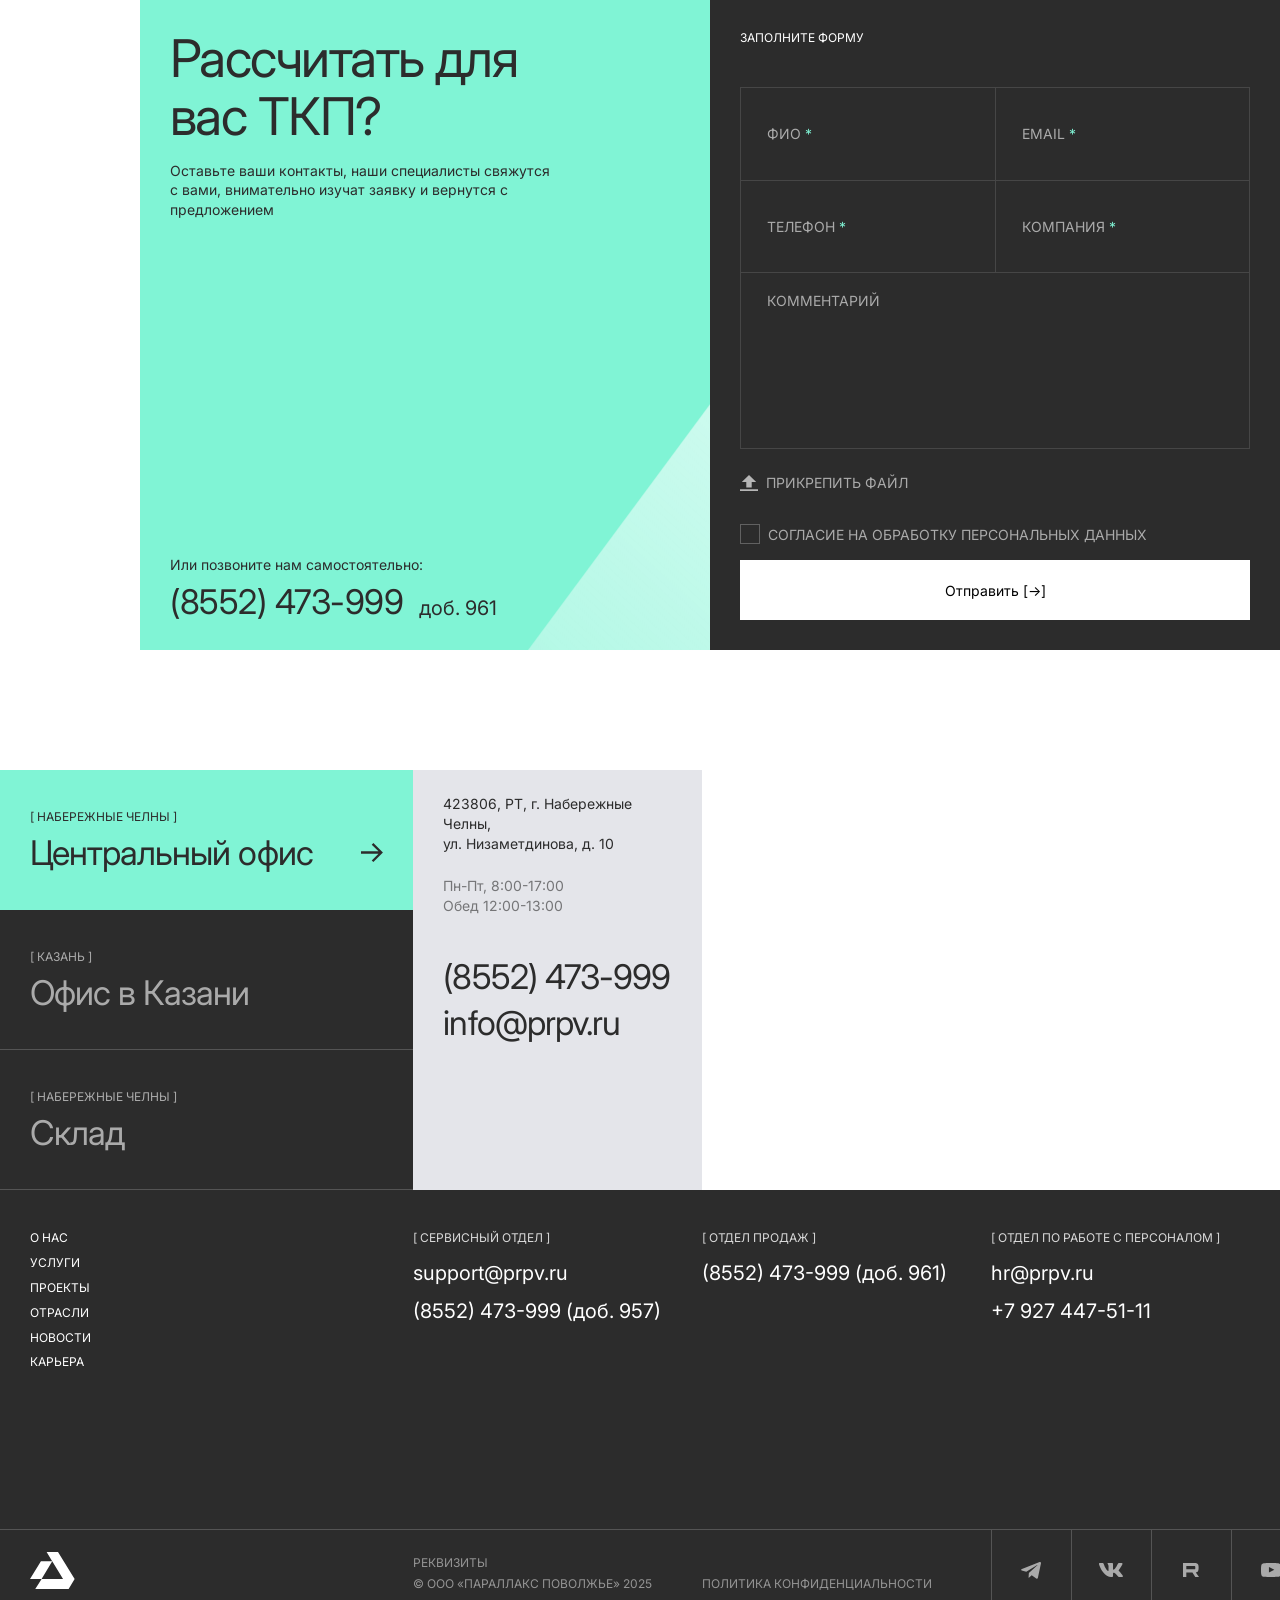
<file: service-detail.html>
<!DOCTYPE html>
<html lang="ru">
	<head>
		<meta charset="UTF-8" />
		<meta name="viewport" content="width=device-width, initial-scale=1.0" />
		<title>Проектирование инженерных систем — АМПЛИТЕК</title>
<link rel="preconnect" href="https://fonts.googleapis.com" />
		<link rel="preconnect" href="https://fonts.gstatic.com" crossorigin />
		<link
			href="https://fonts.googleapis.com/css2?family=Inter:wght@400;500&display=swap"
			rel="stylesheet"
		/>
		<link
			rel="stylesheet"
			href="css/swiper-bundle.min.css"
		/>
		<link
			rel="stylesheet"
			href="css/fancybox.css"
		/>
		<link rel="stylesheet" href="css/aos.css" />
		<link rel="stylesheet" href="css/style.css?ver=2vb3f33" />
	</head>
	<body>
		<header class="mobile-header">
			<a href="/" class="mobile-header__logo" aria-label="АМПЛИТЕК">
				<img src="img/logo-mobile.svg" />
			</a>
		</header>

		<!-- Burger -->
		<button class="burger" id="burger" aria-label="Меню">
			<span class="burger__line"></span>
			<span class="burger__line"></span>
			<span class="burger__line"></span>
		</button>

		<!-- Overlay -->
		<div class="sidebar-overlay" id="sidebarOverlay"></div>

		<!-- Sidebar -->
		<aside class="sidebar" id="sidebar">
			<!-- Mobile header -->
			<div class="sidebar__mob-header">
				<a href="/" class="sidebar__mob-logo" aria-label="АМПЛИТЕК">
					<img src="img/logo-mobile.svg" alt="АМПЛИТЕК" />
				</a>
				<button class="sidebar__close" id="sidebarClose" aria-label="Закрыть">
					<svg
						width="18"
						height="18"
						viewBox="0 0 18 18"
						fill="none"
						xmlns="http://www.w3.org/2000/svg"
					>
						<path
							d="M1 1L17 17M17 1L1 17"
							stroke="#2C2C2C"
							stroke-width="1.5"
							stroke-linecap="round"
						/>
					</svg>
				</button>
			</div>
			<!-- Desktop + mobile nav -->
			<div class="sidebar__content">
				<a href="/" class="sidebar__logo" aria-label="АМПЛИТЕК">
					<img src="img/logo.svg" />
				</a>
				<nav class="sidebar__nav">
					<a href="about.html">о нас</a>
					<a href="services.html">Услуги</a>
					<a href="projects.html">проекты</a>
					<a href="industries.html">отрасли</a>
					<a href="news.html">новости</a>
					<a href="career.html">карьера</a>
					
				</nav>
			</div>
			<!-- Desktop contacts -->
			<div class="sidebar__contacts">
				<a href="tel:+78552473999">(8552) 473-999</a>
				<a href="mailto:info@prpv.ru">info@prpv.ru</a>
			</div>
			<!-- Mobile footer -->
			<div class="sidebar__mob-footer">
				<div class="sidebar__mob-depts">
					<div class="sidebar__mob-dept">
						<span class="label">[ Сервисный отдел ]</span>
						<a href="mailto:support@prpv.ru">support@prpv.ru</a>
						<a href="tel:+78552473957">(8552) 473-999 (доб. 957)</a>
					</div>
					<div class="sidebar__mob-dept">
						<span class="label">[ Отдел продаж ]</span>
						<a href="tel:+78552473961">(8552) 473-999 (доб. 961)</a>
					</div>
					<div class="sidebar__mob-dept">
						<span class="label">[ Отдел по работе с персоналом ]</span>
						<a href="mailto:hr@prpv.ru">hr@prpv.ru</a>
						<a href="tel:+79274475111">+7 927 447-51-11</a>
					</div>
				</div>
				<div class="sidebar__mob-socials">
					<a href="#" class="sidebar__mob-social" aria-label="Telegram">
						<svg
							xmlns="http://www.w3.org/2000/svg"
							width="20"
							height="17"
							viewBox="0 0 20 17"
							fill="none"
						>
							<path
								opacity="0.6"
								d="M19.9362 1.51976L16.9062 15.7048C16.6802 16.7038 16.1002 16.9288 15.2622 16.4778L10.7172 13.1258L8.49216 15.2528C8.26716 15.4788 8.04116 15.7048 7.52516 15.7048L7.88016 11.0298L16.3582 3.32576C16.7122 2.97076 16.2612 2.84176 15.8102 3.13276L5.26916 9.77276L0.723157 8.38676C-0.275843 8.06476 -0.275843 7.38676 0.949157 6.93676L18.6142 0.0697602C19.4842 -0.18824 20.2262 0.26376 19.9362 1.51976Z"
								fill="#2C2C2C"
							/></svg>
					</a>
					<a href="#" class="sidebar__mob-social" aria-label="VK">
						<svg
							xmlns="http://www.w3.org/2000/svg"
							width="24"
							height="14"
							viewBox="0 0 24 14"
							fill="none"
						>
							<path
								opacity="0.6"
								fill-rule="evenodd"
								clip-rule="evenodd"
								d="M23.45 0.948C23.616 0.402 23.45 0 22.655 0H20.03C19.362 0 19.054 0.347 18.887 0.73C18.887 0.73 17.552 3.926 15.661 6.002C15.049 6.604 14.771 6.795 14.437 6.795C14.27 6.795 14.019 6.604 14.019 6.057V0.948C14.019 0.292 13.835 0 13.279 0H9.151C8.734 0 8.483 0.304 8.483 0.593C8.483 1.214 9.429 1.358 9.526 3.106V6.904C9.526 7.737 9.373 7.888 9.039 7.888C8.149 7.888 5.984 4.677 4.699 1.003C4.45 0.288 4.198 0 3.527 0H0.9C0.15 0 0 0.347 0 0.73C0 1.412 0.89 4.8 4.145 9.281C6.315 12.341 9.37 14 12.153 14C13.822 14 14.028 13.632 14.028 12.997V10.684C14.028 9.947 14.186 9.8 14.715 9.8C15.105 9.8 15.772 9.992 17.33 11.467C19.11 13.216 19.403 14 20.405 14H23.03C23.78 14 24.156 13.632 23.94 12.904C23.702 12.18 22.852 11.129 21.725 9.882C21.113 9.172 20.195 8.407 19.916 8.024C19.527 7.533 19.638 7.314 19.916 6.877C19.916 6.877 23.116 2.451 23.449 0.948"
								fill="#2C2C2C"
							/>
							</svg>
					</a>
					<a href="#" class="sidebar__mob-social" aria-label="Rutube"
						><svg
							width="16"
							height="14"
							viewBox="0 0 16 14"
							fill="none"
							xmlns="http://www.w3.org/2000/svg"
						>
							<path
								opacity="0.6"
								d="M11.1072 6.36077H3.30772V3.08736H11.1072C11.5628 3.08736 11.8796 3.17159 12.0386 3.31866C12.1975 3.46574 12.296 3.73853 12.296 4.13702V5.31239C12.296 5.73224 12.1975 6.00502 12.0386 6.15211C11.8796 6.29917 11.5628 6.36205 11.1072 6.36205V6.36077ZM11.6423 0.0012518H0V14H3.30772V9.44563H9.40354L12.296 14H16L12.8109 9.42427C13.9867 9.23947 14.5146 8.85731 14.95 8.22752C15.3854 7.59774 15.6038 6.59082 15.6038 5.24701V4.19737C15.6038 3.40037 15.5242 2.77058 15.3854 2.28788C15.2466 1.80515 15.0094 1.3853 14.6724 1.00817C14.3165 0.65117 13.9202 0.399743 13.4445 0.231297C12.9687 0.0842335 12.3743 0 11.6423 0V0.0012518Z"
								fill="#2C2C2C"
							/>
							</svg>
					</a>
					<a href="#" class="sidebar__mob-social" aria-label="YouTube"
						><svg
							width="20"
							height="14"
							viewBox="0 0 20 14"
							fill="none"
							xmlns="http://www.w3.org/2000/svg"
						>
							<path
								opacity="0.6"
								fill-rule="evenodd"
								clip-rule="evenodd"
								d="M7.935 9.58282V3.98919L13.338 6.79596L7.935 9.58282ZM19.8 3.02076C19.8 3.02076 19.605 1.64823 19.005 1.04408C18.245 0.251813 17.392 0.247832 17.001 0.201052C14.203 1.33481e-07 10.004 0 10.004 0H9.996C9.996 0 5.798 1.33481e-07 2.999 0.201052C2.608 0.247832 1.756 0.250817 0.995 1.04408C0.395 1.64823 0.2 3.02076 0.2 3.02076C0.2 3.02076 0 4.63117 0 6.24257V7.75245C0 9.36286 0.2 10.9743 0.2 10.9743C0.2 10.9743 0.395 12.3458 0.995 12.95C1.755 13.7432 2.755 13.7173 3.2 13.8009C4.8 13.9532 10 14 10 14C10 14 14.203 13.994 17.001 13.793C17.392 13.7462 18.245 13.7432 19.005 12.95C19.605 12.3458 19.8 10.9743 19.8 10.9743C19.8 10.9743 20 9.36286 20 7.75245V6.24257C20 4.63117 19.8 3.02076 19.8 3.02076Z"
								fill="#2C2C2C"
							/>
						</svg>
					</a>
				</div>
			</div>
		</aside>

		<!-- Main -->
		<main class="main">
			<!-- ══════════════════════════════════════
             1. HERO
             ══════════════════════════════════════ -->
						 <section class="detail-hero">							
								<div class="detail-hero__panel">			
								<div class="detail-hero__panel-top">
									<h1 class="detail-hero__title reveal-text">
											Проектирование инженерных систем
									</h1>												
									<p class="service-hero__desc reveal-text" delay="0.3s">
										Команда Амплитек выполняет полный комплекс проектных работ для
										зданий и сооружений промышленного и гражданского назначения. Мы
										обеспечиваем техническую обоснованность проектных решений.
									</p>
								</div>
									<a href="#cta" class="service-hero__btn btn reveal-text">Оставить заявку [→]</a>
								</div>
								<div class="detail-hero__deco">
										<svg class="deco-lines" viewBox="0 0 100 100" preserveAspectRatio="none" aria-hidden="true">
											<line class="deco-line deco-line--1" pathLength="1" x1="0.1" y1="0" x2="0.1" y2="100" vector-effect="non-scaling-stroke" style="stroke-dasharray: 100; stroke-dashoffset: 0; transition: stroke-dashoffset 4.9s cubic-bezier(0.4, 0, 0.2, 1);"></line>
											<line class="deco-line deco-line--2" pathLength="1" x1="100" y1="0" x2="0" y2="100" vector-effect="non-scaling-stroke" style="stroke-dasharray: 141.421; stroke-dashoffset: 0; transition: stroke-dashoffset 4.9s cubic-bezier(0.4, 0, 0.2, 1);"></line>
										</svg>
								</div>
							</section>


			<!-- ══════════════════════════════════════
             2. COVER IMAGE
             ══════════════════════════════════════ -->
			<div class="service-cover js-bg-zoom">
				<img class="bg-layer" src="img/service/service-cover.jpg" alt="" />
			</div>
			
			<!-- ══════════════════════════════════════
             2.5. COVER LIST
             ══════════════════════════════════════ -->
			<div class="service-list">
				<div class="service-list__row">
					<div class="service-list__header" data-aos="fade-up" data-aos-delay="0">
						<h2 class="service-list__label">Мы работаем со всем спектром КИТСО:</h2>
					</div>
					
					<div class="service-list__col" data-aos="fade-up" data-aos-delay="200">
						<ul>
							<li>Система видеонаблюдения</li>
							<li>Система контроля и управления доступом</li>
							<li>Система охранной сигнализации</li>
							<li>Система охраны периметра;</li>
							<li>Система досмотрового оборудования</li>
							<li>Система сбора и обработки информации</li>
							<li>Система контроля и управления доступом</li>
							<li>Инженерно-технические средства охраны (заграждения, противотаранные устройства)</li>
							<li>Система охранного (дежурного и тревожного) освещения</li>
							<li>Системы антитеррористической защищенности</li>
						</ul>
					</div>
				</div>
			</div>
			
			
			<!-- ══════════════════════════════════════
             3. ОБ УСЛУГЕ
             ══════════════════════════════════════ -->
			<section class="service-about">
				<div class="service-about__row">
						<div class="service-about__col" data-aos="fade-up" data-aos-delay="0">
							<h2 class="service-about__label">Об услуге</h2>
						</div>
						<div class="service-about__col" data-aos="fade-up" data-aos-delay="200">
							<p class="service-about__text">
								Проектирование — это фундамент, на котором строится будущее
								вашего объекта. На этом этапе мы закладываем ключевые
								инженерно-технические решения, определяющие безопасность,
								энергоэффективность и комфорт здания на всем сроке его службы.
								Грамотный проект не только минимизирует риски, но и обеспечивает
								максимальную отдачу от инвестиций.
							</p>
							<p class="service-about__text">
								Мы специализируемся на комплексном проектировании инженерных
								систем (раздел ИОС — инженерное оборудование и сети) для
								объектов гражданского и промышленного назначения.
							</p>
										</div>
</div>
			</section>

			<!-- ══════════════════════════════════════
             4. PROCESS STEPS
             ══════════════════════════════════════ -->
			<section class="service-steps">
				<div class="service-steps__grid">
						<div class="service-steps__item" data-aos="fade-zoom-in" data-aos-delay="0">
							<div class="step">
								<div class="step__marker">
									<div class="step__icon"></div>
									<div class="step__line"></div>
								</div>
								<div class="step__body">
									<h3 class="step__title">Разработка концепции</h3>
									<p class="step__desc">
										Анализируем задачу заказчика, при необходимости проводим
										обследование объекта, определяем ключевые принципы и
										закладываем основу для энергоэффективности и надёжности.
									</p>
								</div>
							</div>
						</div>
						<div class="service-steps__item" data-aos="fade-zoom-in" data-aos-delay="200">
							<div class="step">
								<div class="step__marker">
									<div class="step__icon"></div>
									<div class="step__line"></div>
								</div>
								<div class="step__body">
									<h3 class="step__title">Техническое задание</h3>
									<p class="step__desc">
										Структурируем все требования и пожелания в единый документ.
										ТЗ служит чётким планом и защищает ваши интересы на всех
										последующих этапах.
									</p>
								</div>
							</div>
						</div>
						<div class="service-steps__item" data-aos="fade-zoom-in" data-aos-delay="400">
							<div class="step">
								<div class="step__marker">
									<div class="step__icon"></div>
									<div class="step__line"></div>
								</div>
								<div class="step__body">
									<h3 class="step__title">Подготовка документации</h3>
									<p class="step__desc">
										Выполняем полный комплекс расчётов, разрабатываем чертежи,
										схемы и спецификации. Готовим сметную документацию для
										точного определения бюджета.
									</p>
								</div>
							</div>
						</div>
						<div class="service-steps__item" data-aos="fade-zoom-in" data-aos-delay="0">
							<div class="step">
								<div class="step__marker">
									<div class="step__icon"></div>
									<div class="step__line"></div>
								</div>
								<div class="step__body">
									<h3 class="step__title">Государственная экспертиза</h3>
									<p class="step__desc">
										Берём на себя весь процесс взаимодействия с экспертизой.
										Сопровождаем проект до получения положительного заключения.
									</p>
								</div>
							</div>
						</div>
						<div class="service-steps__item" data-aos="fade-zoom-in" data-aos-delay="200">
							<div class="step">
								<div class="step__marker">
									<div class="step__icon"></div>
									<div class="step__line"></div>
								</div>
								<div class="step__body">
									<h3 class="step__title">Генеральный проектировщик</h3>
									<p class="step__desc">
										Готовы выступить в роли генерального проектировщика,
										координируя работу по всем разделам и обеспечивая
										целостность и качество всего проекта.
									</p>
								</div>
							</div>
						</div>
					</div>
			</section>

			<!-- ══════════════════════════════════════
             5. РЕАЛИЗОВАННЫЕ ПРОЕКТЫ
             ══════════════════════════════════════ -->
			<section class="service-projects">
					<h2 class="service-projects__title reveal-text">
						Реализованные проекты
					</h2>
					<div class="swiper service-projects__swiper" id="svcProjectsSwiper">
					<div class="swiper-wrapper projects__grid">
						<div class="swiper-slide"><a href="project-detail.html" class="case-card">
							<div
								class="case-card__inner"
								data-aos="fade-zoom-in"
								data-aos-delay="0"
							>
								<div class="case-card__img-wrap">
									<img
										class="case-card__img"
										src="img/service/project-1.jpg"
										alt="Промышленный технопарк Олимп"
									/>
								</div>
								<div class="case-card__body">
									<div class="case-card__info">
										<h3 class="case-card__title">
											Промышленный технопарк Олимп
										</h3>
										<p class="case-card__desc">
											Генеральное проектирование, внедрение комплекса инженерных
											систем
										</p>
									</div>
									<div class="case-card__meta">
										<span class="case-card__city">г. Набережные Челны</span>
										<span class="case-card__year">2023</span>
									</div>
								</div>
							</div>
						</a>
						</div>

						<div class="swiper-slide"><a href="project-detail.html" class="case-card">
							<div
								class="case-card__inner"
								data-aos="fade-zoom-in"
								data-aos-delay="100"
							>
								<div class="case-card__img-wrap">
									<img
										class="case-card__img"
										src="img/service/project-2.jpg"
										alt="Аэропорт Бегишево. Терминал B"
									/>
								</div>
								<div class="case-card__body">
									<div class="case-card__info">
										<h3 class="case-card__title">
											Аэропорт Бегишево. Терминал «B»
										</h3>
										<p class="case-card__desc">
											Внедрение комплекса инженерных систем
										</p>
									</div>
									<div class="case-card__meta">
										<span class="case-card__city">г. Набережные Челны</span>
										<span class="case-card__year">2020</span>
									</div>
								</div>
							</div>
						</a>
						</div>

						<div class="swiper-slide"><a href="project-detail.html" class="case-card">
							<div
								class="case-card__inner"
								data-aos="fade-zoom-in"
								data-aos-delay="200"
							>
								<div class="case-card__img-wrap">
									<img
										class="case-card__img"
										src="img/service/project-3.jpg"
										alt="Завод водонагревателей Haier"
									/>
								</div>
								<div class="case-card__body">
									<div class="case-card__info">
										<h3 class="case-card__title">
											Завод водонагревателей Haier
										</h3>
										<p class="case-card__desc">
											Внедрение комплекса инженерных систем
										</p>
									</div>
									<div class="case-card__meta">
										<span class="case-card__city">г. Набережные Челны</span>
										<span class="case-card__year">2024</span>
									</div>
								</div>
							</div>
						</a>
						</div>

					</div>
				</section>

			<!-- ══════════════════════════════════════
             6. CTA + ФОРМА
             ══════════════════════════════════════ -->
			<section class="service-cta" id="cta">
				<!-- Left: CTA panel (accent green) -->
				<div
					class="service-cta__left accent-tri-right"
					data-aos="fade-up"
					data-aos-delay="0">

					<div class="service-cta__text">
						<h2 class="service-cta__headline reveal-text">
							Рассчитать для вас ТКП?
						</h2>
						<p class="service-cta__desc  reveal-text">
							Оставьте ваши контакты, наши специалисты свяжутся с вами,
							внимательно изучат заявку и вернутся с предложением
						</p>
					</div>

					<div class="service-cta__phone-block  reveal-text">
						<p class="service-cta__phone-label">
							Или позвоните нам самостоятельно:
						</p>
						<div class="service-cta__phone-bottom">
							<div class="service-cta__phone">(8552) 473-999</div>
							<div class="service-cta__ext">доб. 961</div>
						</div>
					</div>
				</div>

				<!-- Right: Form panel (dark) -->
				<div class="service-cta__right" data-aos="fade-up" data-aos-delay="200">
					<p class="service-cta__form-tag">заполните форму</p>

					<form class="cta-form" id="ctaForm" novalidate>
						<div class="cta-form__fields">
							<div class="cta-form__field" data-required data-validate="name">
								<div class="cta-form__field_inner">
									<input
										class="cta-form__input"
										id="sf-name"
										type="text"
										name="name"
										placeholder=" "
										autocomplete="name"
									/>
									<label class="cta-form__label" for="sf-name"
										>ФИО <span class="cta-form__req">*</span></label
									>
								</div>
							</div>
							<div class="cta-form__field" data-required data-validate="email">
								<div class="cta-form__field_inner">
									<input
										class="cta-form__input"
										id="sf-email"
										type="email"
										name="email"
										placeholder=" "
										autocomplete="email"
									/>
									<label class="cta-form__label" for="sf-email"
										>EMAIL <span class="cta-form__req">*</span></label
									>
								</div>
							</div>
							<div class="cta-form__field" data-required data-validate="phone">
								<div class="cta-form__field_inner">
									<input
										class="cta-form__input"
										id="sf-phone"
										type="tel"
										name="phone"
										placeholder=" "
										autocomplete="tel"
									/>
									<label class="cta-form__label" for="sf-phone"
										>Телефон <span class="cta-form__req">*</span></label
									>
								</div>
							</div>
							<div
								class="cta-form__field"
								data-required
								data-validate="company"
							>
								<div class="cta-form__field_inner">
									<input
										class="cta-form__input"
										id="sf-company"
										type="text"
										name="company"
										placeholder=" "
										autocomplete="organization"
									/>
									<label class="cta-form__label" for="sf-company"
										>Компания <span class="cta-form__req">*</span></label
									>
								</div>
							</div>
							<div class="cta-form__field cta-form__field--full">
								<div class="cta-form__field_inner">
									<textarea
										class="cta-form__textarea"
										id="sf-comment"
										name="comment"
										placeholder=" "
									></textarea>
									<label class="cta-form__label" for="sf-comment"
										>Комментарий</label
									>
								</div>
							</div>
						</div>

						<!-- Attach file -->
						<div class="cta-form__attach-row">
							<label class="cta-form__attach" for="sf-file">
								<svg
									width="18"
									height="16"
									viewBox="0 0 18 16"
									fill="none"
									xmlns="http://www.w3.org/2000/svg"
									aria-hidden="true"
								>
									<path
										opacity="0.8"
										d="M11.7 7.11111V12.4444H6.3V7.11111H1.8L9 0L16.2 7.11111H11.7ZM0 14.2222H18V16H0V14.2222Z"
										fill="#D9D9D9"
									/>
								</svg>
								<span>Прикрепить файл</span>
								<input
									id="sf-file"
									type="file"
									name="file"
									style="display: none"
								/>
							</label>
							<span class="cta-form__file-name" id="ctaFileName"></span>
						</div>
						<div class="cta-form__error-msg" id="ctaErrorMsg"></div>

						<div class="cta-form__footer">
							<label class="cta-form__consent" id="ctaConsent">
								<span class="cta-form__checkbox" id="ctaCheckbox">
									<svg
										class="cta-form__checkbox-mark"
										width="12"
										height="10"
										viewBox="0 0 12 10"
										fill="none"
										xmlns="http://www.w3.org/2000/svg"
									>
										<path
											d="M1 5l3.5 3.5L11 1"
											stroke="#80F4D5"
											stroke-width="1.5"
											stroke-linecap="round"
											stroke-linejoin="round"
										/>
									</svg>
								</span>
								<span class="cta-form__consent-text"
									>Согласие на обработку персональных данных</span
								>
							</label>

							<button class="cta-form__submit" type="submit" id="ctaSubmit">
								Отправить [→]
							</button>
						</div>
					</form>

					<!-- Success toast -->
					<div class="cta-toast" id="ctaToast">
						<div class="cta-toast__bar"></div>
						<p class="cta-toast__text">
							Спасибо! Ваша заявка успешно оформлена, в ближайшее время мы вам
							перезвоним.
						</p>
						<button
							class="cta-toast__close"
							id="ctaToastClose"
							aria-label="Закрыть"
						>
							×
						</button>
					</div>
				</div>
			</section>
		</main>

		<footer class="footer" id="contacts">
			<!-- Footer top -->
			<div class="footer__top" id="footerTop">
				<div class="footer__locations">
					<div
						class="location-block location-block--accent is-active"
						data-tab="0"
						role="button"
						tabindex="0"
						aria-pressed="true"
					>
						<span class="location-block__city label">[ Набережные Челны ]</span>
						<div class="location-block__name-row">
							<span class="location-block__name">Центральный офис</span>
							<span class="location-block__arrow">
								<svg
									width="22"
									height="20"
									viewBox="0 0 22 20"
									fill="none"
									xmlns="http://www.w3.org/2000/svg"
								>
									<path
										d="M12.3793 19.0908L10.7386 17.4715L17.4929 10.7172H0V8.37349H17.4929L10.7386 1.64054L12.3793 -8.84533e-05L21.9247 9.54537L12.3793 19.0908Z"
										fill="#2C2C2C"
									/>
								</svg>
							</span>
						</div>
					</div>
					<div
						class="location-block location-block--dark"
						data-tab="1"
						role="button"
						tabindex="0"
						aria-pressed="false"
					>
						<span class="location-block__city label">[ Казань ]</span>
						<div class="location-block__name-row">
							<span class="location-block__name">Офис в Казани</span>
							<span class="location-block__arrow">
								<svg
									width="22"
									height="20"
									viewBox="0 0 22 20"
									fill="none"
									xmlns="http://www.w3.org/2000/svg"
								>
									<path
										d="M12.3793 19.0908L10.7386 17.4715L17.4929 10.7172H0V8.37349H17.4929L10.7386 1.64054L12.3793 -8.84533e-05L21.9247 9.54537L12.3793 19.0908Z"
										fill="#2C2C2C"
									/>
								</svg>
							</span>
						</div>
					</div>
					<div
						class="location-block location-block--dark"
						data-tab="2"
						role="button"
						tabindex="0"
						aria-pressed="false"
					>
						<span class="location-block__city label">[ Набережные Челны ]</span>
						<div class="location-block__name-row">
							<span class="location-block__name">Склад</span>
							<span class="location-block__arrow">
								<svg
									width="22"
									height="20"
									viewBox="0 0 22 20"
									fill="none"
									xmlns="http://www.w3.org/2000/svg"
								>
									<path
										d="M12.3793 19.0908L10.7386 17.4715L17.4929 10.7172H0V8.37349H17.4929L10.7386 1.64054L12.3793 -8.84533e-05L21.9247 9.54537L12.3793 19.0908Z"
										fill="#2C2C2C"
									/>
								</svg>
							</span>
						</div>
					</div>
				</div>
				<div class="footer__panels">
					<div class="footer__panel" data-panel="0">
						<div class="footer__info">
							<p class="text">
								423806, РТ, г. Набережные Челны,<br />ул. Низаметдинова, д. 10
							</p>
							<p class="text footer__schedule">
								Пн-Пт, 8:00-17:00<br />Обед 12:00-13:00
							</p>
							<div class="footer__main-contacts">
								<a href="tel:+78552473999" class="footer__phone"
									>(8552) 473-999</a
								>
								<a href="mailto:info@prpv.ru" class="footer__email"
									>info@prpv.ru</a
								>
							</div>
						</div>
						<div class="footer__map">
							<iframe
								class="footer__map-iframe"
								src="https://yandex.ru/map-widget/v1/?ll=52.4073%2C55.7261&z=16&pt=52.4073%2C55.7261%2Cpm2rdm&l=map&lang=ru_RU"
								title="Карта офиса АМПЛИТЕК"
								allowfullscreen
								loading="lazy"
							></iframe>
						</div>
					</div>
					<div class="footer__panel" data-panel="1" style="display: none">
						<div class="footer__info">
							<p class="text">г. Казань, пр. Ямашева, 45А, этаж 10, офис 2</p>
							<p class="text footer__schedule">
								Пн-Пт, 8:00-17:00<br />Обед 12:00-13:00
							</p>
							<div class="footer__main-contacts">
								<a href="tel:+79050240141" class="footer__phone"
									>8 905 024 01 41</a
								>
								<a href="mailto:info@prpv.ru" class="footer__email"
									>info@prpv.ru</a
								>
							</div>
						</div>
						<div class="footer__map">
							<iframe
								class="footer__map-iframe"
								src="https://yandex.ru/map-widget/v1/?um=constructor%3Afdde8734aa4e234dc018d156c617f0b6d1487db16f9e6f16cadc17bb6cf573c2&source=constructor"
								title="Карта офиса в Казани"
								allowfullscreen
								loading="lazy"
							></iframe>
						</div>
					</div>
					<div class="footer__panel" data-panel="2" style="display: none">
						<div class="footer__info">
							<p class="text">
								423806, РТ, г. Набережные Челны,<br />ул. Низаметдинова, д. 10
							</p>
							<p class="text footer__schedule">
								Пн-Пт, 8:00-17:00<br />Обед 12:00-13:00
							</p>
							<div class="footer__main-contacts">
								<a href="tel:+78552473999" class="footer__phone"
									>(8552) 473-999</a
								>
								<a href="mailto:info@prpv.ru" class="footer__email"
									>info@prpv.ru</a
								>
							</div>
						</div>
						<div class="footer__map">
							<iframe 
								class="footer__map-iframe"
								src="https://yandex.ru/map-widget/v1/?um=constructor%3A199925983e52460764d2b4f36de3015eb293f49233d2de4c96bc3ab8922d51c8&amp;source=constructor" width="100%" frameborder="0">
							</iframe>
						</div>
					</div>
				</div>
			</div>

			<!-- Footer bottom -->
			<div class="footer__bottom">
				<div class="footer__content-area">
					<nav class="footer__nav-col">
						<a href="about.html">о нас</a>
						<a href="services.html">Услуги</a>
						<a href="projects.html">проекты</a>
						<a href="industries.html">отрасли</a>
						<a href="news.html">новости</a>
						<a href="career.html">карьера</a>
						
					</nav>
					<div class="footer__depts">
						<div class="footer-contact">
							<span class="footer-contact__dept">[ Сервисный отдел ]</span>
							<a href="mailto:support@prpv.ru" class="footer-contact__value"
								>support@prpv.ru</a
							>
							<a href="tel:+78552473957" class="footer-contact__value"
								>(8552) 473-999 (доб. 957)</a
							>
						</div>
						<div class="footer-contact">
							<span class="footer-contact__dept">[ Отдел продаж ]</span>
							<a href="tel:+78552473961" class="footer-contact__value"
								>(8552) 473-999 (доб. 961)</a
							>
						</div>
						<div class="footer-contact">
							<span class="footer-contact__dept"
								>[ Отдел по работе с персоналом ]</span
							>
							<a href="mailto:hr@prpv.ru" class="footer-contact__value"
								>hr@prpv.ru</a
							>
							<a href="tel:+79274475111" class="footer-contact__value"
								>+7 927 447-51-11</a
							>
						</div>
					</div>
				</div>

				<div class="footer__strip">
				<!-- PC Version -->
				<div class="footer__strip-pc">
					<div class="footer__strip-logo">
						<svg
							width="45"
							height="37"
							viewBox="0 0 45 37"
							fill="none"
							xmlns="http://www.w3.org/2000/svg"
						>
							<path
								d="M28.0028 0H16.6214L22.1847 9.17096H10.93L0 27.0833H11.5792L22.2487 9.27749L33.0507 27.0833H11.6283L5.26389 36.9954L38.6129 37L44.6299 27.0833L28.0028 0Z"
								fill="white"
							/>
						</svg>
					</div>
					<div class="footer__depts">
						<div class="footer__strip-legal">
							<a href="#" class="label">реквизиты</a>
							<span class="label">© ООО «Параллакс Поволжье» 2025</span>
						</div>
							<div class="footer__strip-privacy">
								<a href="#" class="label">политика конфиденциальности</a>
							</div>
					<div class="footer__socials">
						<a href="#" class="footer__social-icon" aria-label="Telegram">
							<svg
								xmlns="http://www.w3.org/2000/svg"
								width="20"
								height="17"
								viewBox="0 0 20 17"
								fill="none"
							>
								<path
									opacity="0.6"
									d="M19.9362 1.51976L16.9062 15.7048C16.6802 16.7038 16.1002 16.9288 15.2622 16.4778L10.7172 13.1258L8.49216 15.2528C8.26716 15.4788 8.04116 15.7048 7.52516 15.7048L7.88016 11.0298L16.3582 3.32576C16.7122 2.97076 16.2612 2.84176 15.8102 3.13276L5.26916 9.77276L0.723157 8.38676C-0.275843 8.06476 -0.275843 7.38676 0.949157 6.93676L18.6142 0.0697602C19.4842 -0.18824 20.2262 0.26376 19.9362 1.51976Z"
									fill="white"
								/>
							</svg>
						</a>
						<a href="#" class="footer__social-icon" aria-label="VK">
							<svg
								xmlns="http://www.w3.org/2000/svg"
								width="24"
								height="14"
								viewBox="0 0 24 14"
								fill="none"
							>
								<path
									opacity="0.6"
									fill-rule="evenodd"
									clip-rule="evenodd"
									d="M23.45 0.948C23.616 0.402 23.45 0 22.655 0H20.03C19.362 0 19.054 0.347 18.887 0.73C18.887 0.73 17.552 3.926 15.661 6.002C15.049 6.604 14.771 6.795 14.437 6.795C14.27 6.795 14.019 6.604 14.019 6.057V0.948C14.019 0.292 13.835 0 13.279 0H9.151C8.734 0 8.483 0.304 8.483 0.593C8.483 1.214 9.429 1.358 9.526 3.106V6.904C9.526 7.737 9.373 7.888 9.039 7.888C8.149 7.888 5.984 4.677 4.699 1.003C4.45 0.288 4.198 0 3.527 0H0.9C0.15 0 0 0.347 0 0.73C0 1.412 0.89 4.8 4.145 9.281C6.315 12.341 9.37 14 12.153 14C13.822 14 14.028 13.632 14.028 12.997V10.684C14.028 9.947 14.186 9.8 14.715 9.8C15.105 9.8 15.772 9.992 17.33 11.467C19.11 13.216 19.403 14 20.405 14H23.03C23.78 14 24.156 13.632 23.94 12.904C23.702 12.18 22.852 11.129 21.725 9.882C21.113 9.172 20.195 8.407 19.916 8.024C19.527 7.533 19.638 7.314 19.916 6.877C19.916 6.877 23.116 2.451 23.449 0.948"
									fill="white"
								/>
							</svg>
						</a>
						<a href="#" class="footer__social-icon" aria-label="Rutube">
							<svg
								width="16"
								height="14"
								viewBox="0 0 16 14"
								fill="none"
								xmlns="http://www.w3.org/2000/svg"
							>
								<path
									opacity="0.6"
									d="M11.1072 6.36077H3.30772V3.08736H11.1072C11.5628 3.08736 11.8796 3.17159 12.0386 3.31866C12.1975 3.46574 12.296 3.73853 12.296 4.13702V5.31239C12.296 5.73224 12.1975 6.00502 12.0386 6.15211C11.8796 6.29917 11.5628 6.36205 11.1072 6.36205V6.36077ZM11.6423 0.0012518H0V14H3.30772V9.44563H9.40354L12.296 14H16L12.8109 9.42427C13.9867 9.23947 14.5146 8.85731 14.95 8.22752C15.3854 7.59774 15.6038 6.59082 15.6038 5.24701V4.19737C15.6038 3.40037 15.5242 2.77058 15.3854 2.28788C15.2466 1.80515 15.0094 1.3853 14.6724 1.00817C14.3165 0.65117 13.9202 0.399743 13.4445 0.231297C12.9687 0.0842335 12.3743 0 11.6423 0V0.0012518Z"
									fill="white"
								/>
							</svg>
						</a>
						<a href="#" class="footer__social-icon" aria-label="YouTube">
							<svg
								width="20"
								height="14"
								viewBox="0 0 20 14"
								fill="none"
								xmlns="http://www.w3.org/2000/svg"
							>
								<path
									opacity="0.6"
									fill-rule="evenodd"
									clip-rule="evenodd"
									d="M7.935 9.58282V3.98919L13.338 6.79596L7.935 9.58282ZM19.8 3.02076C19.8 3.02076 19.605 1.64823 19.005 1.04408C18.245 0.251813 17.392 0.247832 17.001 0.201052C14.203 1.33481e-07 10.004 0 10.004 0H9.996C9.996 0 5.798 1.33481e-07 2.999 0.201052C2.608 0.247832 1.756 0.250817 0.995 1.04408C0.395 1.64823 0.2 3.02076 0.2 3.02076C0.2 3.02076 0 4.63117 0 6.24257V7.75245C0 9.36286 0.2 10.9743 0.2 10.9743C0.2 10.9743 0.395 12.3458 0.995 12.95C1.755 13.7432 2.755 13.7173 3.2 13.8009C4.8 13.9532 10 14 10 14C10 14 14.203 13.994 17.001 13.793C17.392 13.7462 18.245 13.7432 19.005 12.95C19.605 12.3458 19.8 10.9743 19.8 10.9743C19.8 10.9743 20 9.36286 20 7.75245V6.24257C20 4.63117 19.8 3.02076 19.8 3.02076Z"
									fill="white"
								/>
							</svg>
						</a>
					</div>
					</div>
				</div>
				<!-- Mobile Version -->
				<div class="footer__strip-mob">
					<div class="footer__strip-mob-top">
						<div class="footer__strip-logo">
							<svg
								width="45"
								height="37"
								viewBox="0 0 45 37"
								fill="none"
								xmlns="http://www.w3.org/2000/svg"
							>
								<path
									d="M28.0028 0H16.6214L22.1847 9.17096H10.93L0 27.0833H11.5792L22.2487 9.27749L33.0507 27.0833H11.6283L5.26389 36.9954L38.6129 37L44.6299 27.0833L28.0028 0Z"
									fill="white"
								/>
							</svg>
						</div>
						<div class="footer__socials">
							<a href="#" class="footer__social-icon" aria-label="Telegram">
								<svg
									xmlns="http://www.w3.org/2000/svg"
									width="20"
									height="17"
									viewBox="0 0 20 17"
									fill="none"
								>
									<path
										opacity="0.6"
										d="M19.9362 1.51976L16.9062 15.7048C16.6802 16.7038 16.1002 16.9288 15.2622 16.4778L10.7172 13.1258L8.49216 15.2528C8.26716 15.4788 8.04116 15.7048 7.52516 15.7048L7.88016 11.0298L16.3582 3.32576C16.7122 2.97076 16.2612 2.84176 15.8102 3.13276L5.26916 9.77276L0.723157 8.38676C-0.275843 8.06476 -0.275843 7.38676 0.949157 6.93676L18.6142 0.0697602C19.4842 -0.18824 20.2262 0.26376 19.9362 1.51976Z"
										fill="white"
									/>
								</svg>
							</a>
							<a href="#" class="footer__social-icon" aria-label="VK">
								<svg
									xmlns="http://www.w3.org/2000/svg"
									width="24"
									height="14"
									viewBox="0 0 24 14"
									fill="none"
								>
									<path
										opacity="0.6"
										fill-rule="evenodd"
										clip-rule="evenodd"
										d="M23.45 0.948C23.616 0.402 23.45 0 22.655 0H20.03C19.362 0 19.054 0.347 18.887 0.73C18.887 0.73 17.552 3.926 15.661 6.002C15.049 6.604 14.771 6.795 14.437 6.795C14.27 6.795 14.019 6.604 14.019 6.057V0.948C14.019 0.292 13.835 0 13.279 0H9.151C8.734 0 8.483 0.304 8.483 0.593C8.483 1.214 9.429 1.358 9.526 3.106V6.904C9.526 7.737 9.373 7.888 9.039 7.888C8.149 7.888 5.984 4.677 4.699 1.003C4.45 0.288 4.198 0 3.527 0H0.9C0.15 0 0 0.347 0 0.73C0 1.412 0.89 4.8 4.145 9.281C6.315 12.341 9.37 14 12.153 14C13.822 14 14.028 13.632 14.028 12.997V10.684C14.028 9.947 14.186 9.8 14.715 9.8C15.105 9.8 15.772 9.992 17.33 11.467C19.11 13.216 19.403 14 20.405 14H23.03C23.78 14 24.156 13.632 23.94 12.904C23.702 12.18 22.852 11.129 21.725 9.882C21.113 9.172 20.195 8.407 19.916 8.024C19.527 7.533 19.638 7.314 19.916 6.877C19.916 6.877 23.116 2.451 23.449 0.948"
										fill="white"
									/>
								</svg>
							</a>
							<a href="#" class="footer__social-icon" aria-label="Rutube">
								<svg
									width="16"
									height="14"
									viewBox="0 0 16 14"
									fill="none"
									xmlns="http://www.w3.org/2000/svg"
								>
									<path
										opacity="0.6"
										d="M11.1072 6.36077H3.30772V3.08736H11.1072C11.5628 3.08736 11.8796 3.17159 12.0386 3.31866C12.1975 3.46574 12.296 3.73853 12.296 4.13702V5.31239C12.296 5.73224 12.1975 6.00502 12.0386 6.15211C11.8796 6.29917 11.5628 6.36205 11.1072 6.36205V6.36077ZM11.6423 0.0012518H0V14H3.30772V9.44563H9.40354L12.296 14H16L12.8109 9.42427C13.9867 9.23947 14.5146 8.85731 14.95 8.22752C15.3854 7.59774 15.6038 6.59082 15.6038 5.24701V4.19737C15.6038 3.40037 15.5242 2.77058 15.3854 2.28788C15.2466 1.80515 15.0094 1.3853 14.6724 1.00817C14.3165 0.65117 13.9202 0.399743 13.4445 0.231297C12.9687 0.0842335 12.3743 0 11.6423 0V0.0012518Z"
										fill="white"
									/>
								</svg>
							</a>
							<a href="#" class="footer__social-icon" aria-label="YouTube">
								<svg
									width="20"
									height="14"
									viewBox="0 0 20 14"
									fill="none"
									xmlns="http://www.w3.org/2000/svg"
								>
									<path
										opacity="0.6"
										fill-rule="evenodd"
										clip-rule="evenodd"
										d="M7.935 9.58282V3.98919L13.338 6.79596L7.935 9.58282ZM19.8 3.02076C19.8 3.02076 19.605 1.64823 19.005 1.04408C18.245 0.251813 17.392 0.247832 17.001 0.201052C14.203 1.33481e-07 10.004 0 10.004 0H9.996C9.996 0 5.798 1.33481e-07 2.999 0.201052C2.608 0.247832 1.756 0.250817 0.995 1.04408C0.395 1.64823 0.2 3.02076 0.2 3.02076C0.2 3.02076 0 4.63117 0 6.24257V7.75245C0 9.36286 0.2 10.9743 0.2 10.9743C0.2 10.9743 0.395 12.3458 0.995 12.95C1.755 13.7432 2.755 13.7173 3.2 13.8009C4.8 13.9532 10 14 10 14C10 14 14.203 13.994 17.001 13.793C17.392 13.7462 18.245 13.7432 19.005 12.95C19.605 12.3458 19.8 10.9743 19.8 10.9743C19.8 10.9743 20 9.36286 20 7.75245V6.24257C20 4.63117 19.8 3.02076 19.8 3.02076Z"
										fill="white"
									/>
								</svg>
							</a>
						</div>
					</div>
					<div class="footer__strip-mob-bottom">
						<div class="footer__strip-legal">
							<a href="#" class="label">реквизиты</a>
							<span class="label">© ООО «Параллакс Поволжье» 2025</span>
						</div>
						<div class="footer__strip-privacy">
							<a href="#" class="label">политика конфиденциальности</a>
						</div>
					</div>
				</div>
			</div>
		</footer>

		<script src="js/lenis.min.js"></script>
		<script src="js/aos.js"></script>
		<script src="js/fancybox.umd.js"></script>
		<script src="js/swiper-bundle.min.js"></script>
		<script src="js/app.js?ver=5"></script>
	</body>
</html>
</file>
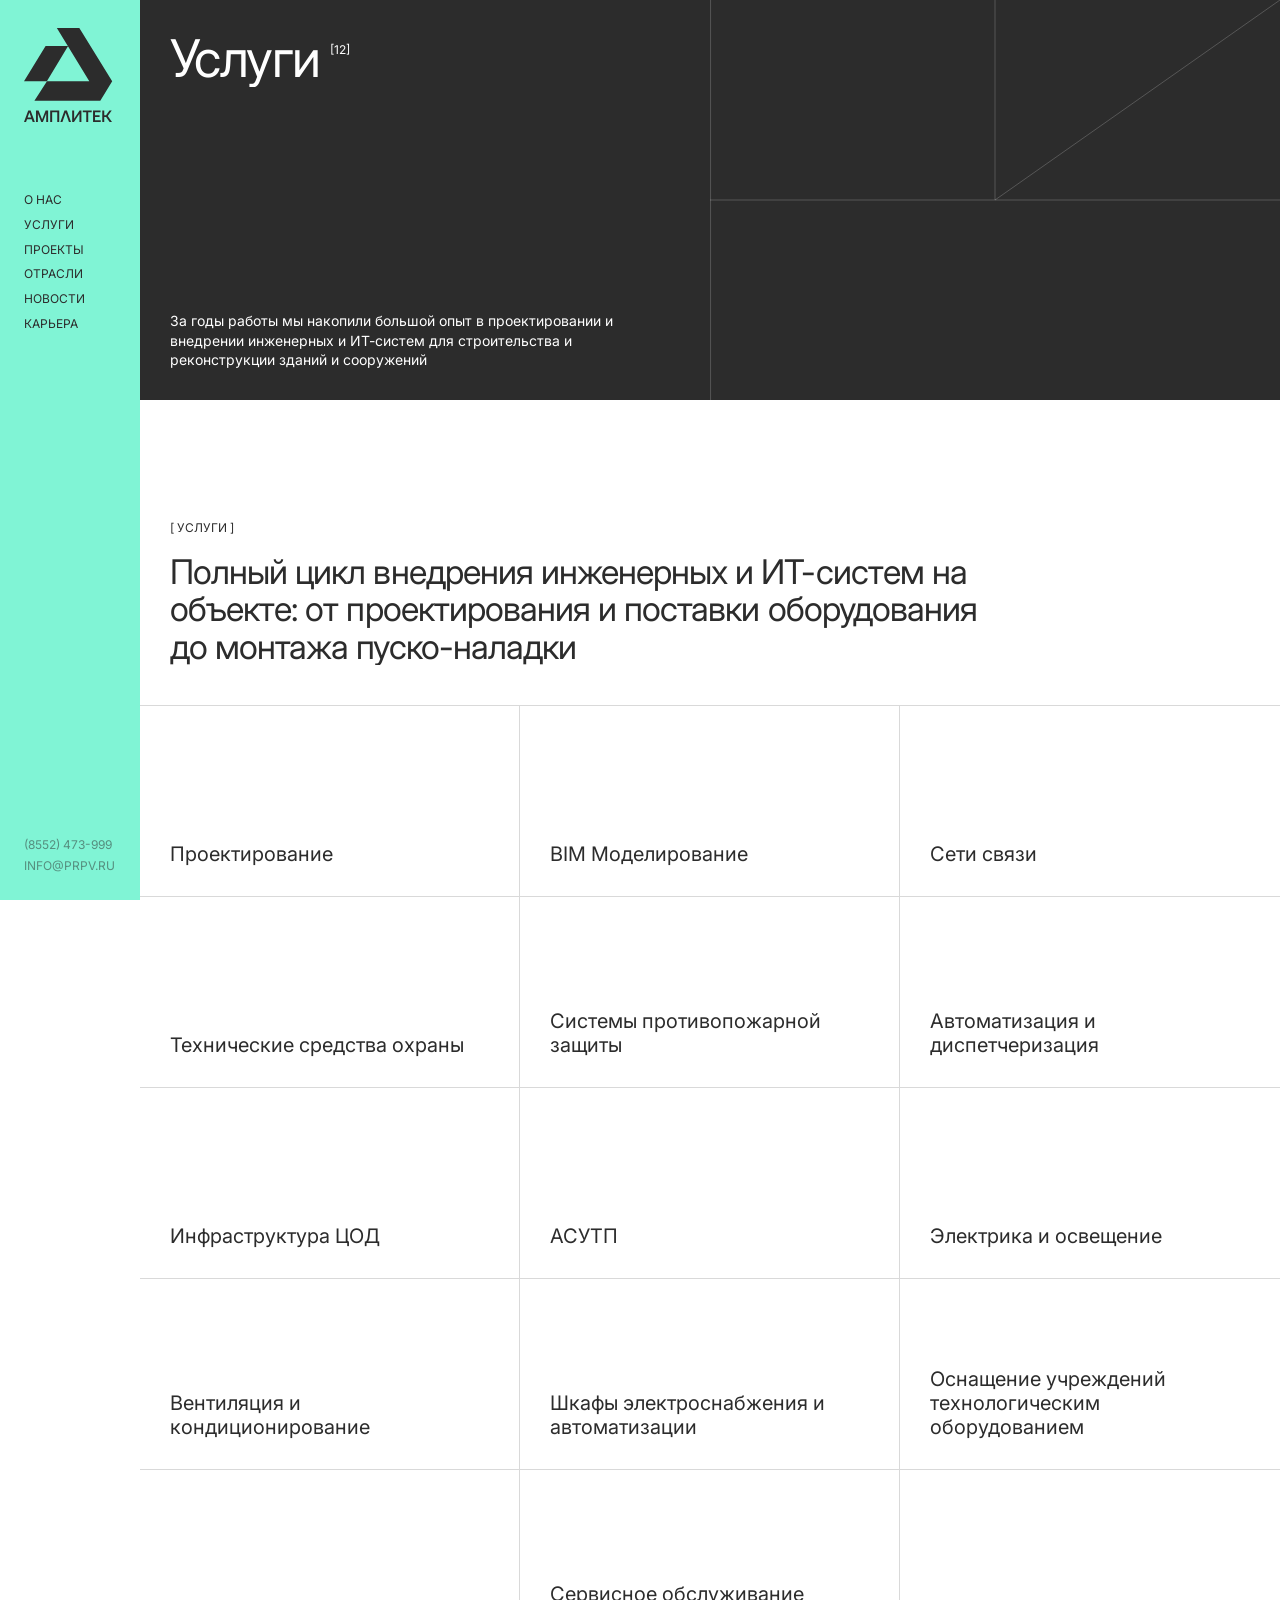
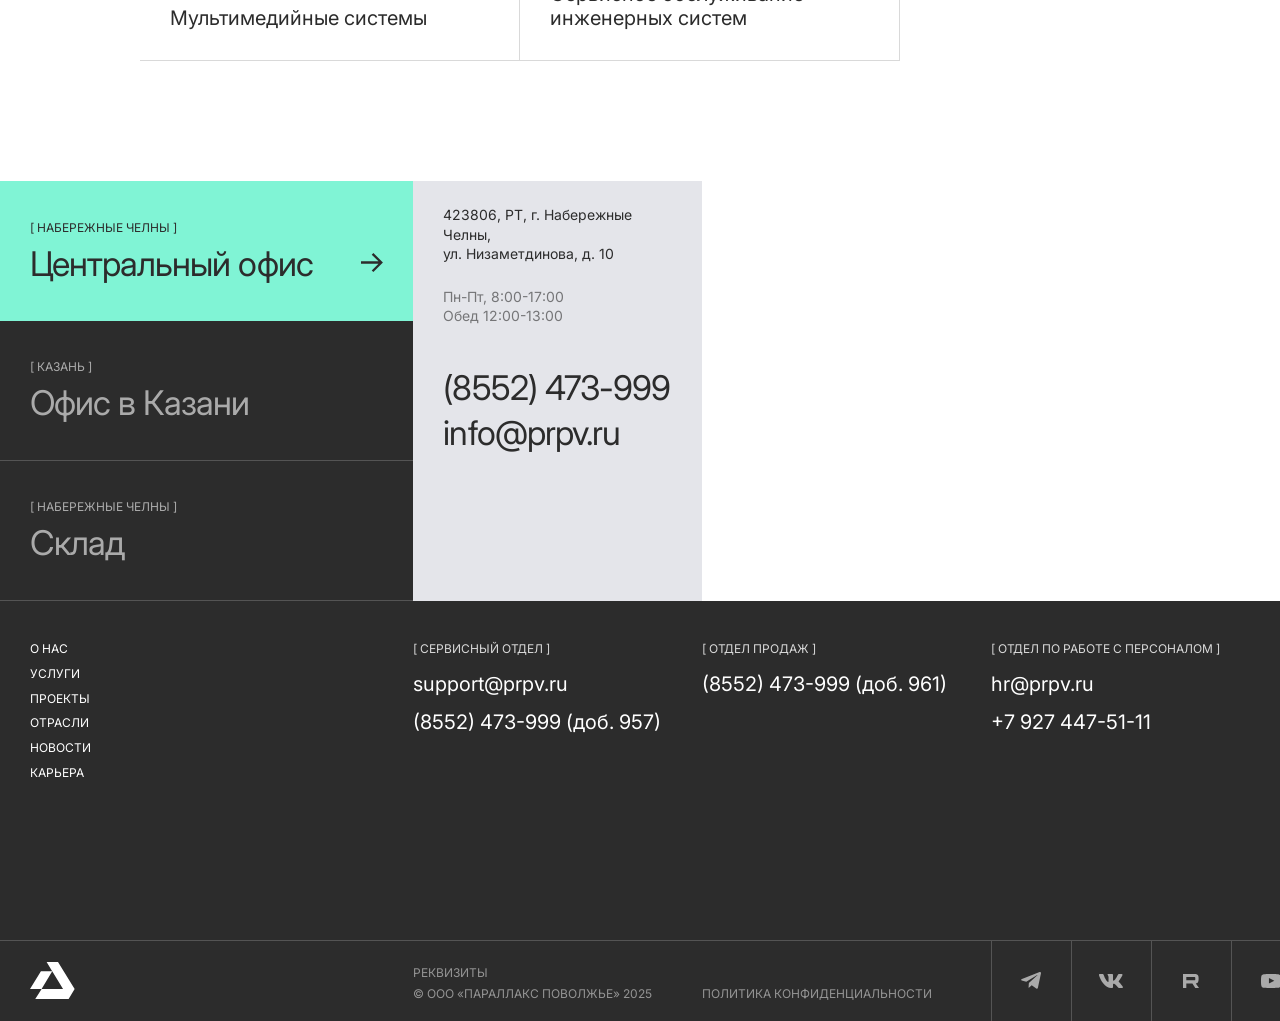
<file: services.html>
<!DOCTYPE html>
<html lang="ru">
	<head>
		<meta charset="UTF-8" />
		<meta name="viewport" content="width=device-width, initial-scale=1.0" />
		<title>Услуги — АМПЛИТЕК</title>
<link rel="preconnect" href="https://fonts.googleapis.com" />
		<link rel="preconnect" href="https://fonts.gstatic.com" crossorigin />
		<link
			href="https://fonts.googleapis.com/css2?family=Inter:wght@400;500&display=swap"
			rel="stylesheet"
		/>
		<link
			rel="stylesheet"
			href="css/swiper-bundle.min.css"
		/>
		<link
			rel="stylesheet"
			href="css/fancybox.css"
		/>
		<link rel="stylesheet" href="css/aos.css" />
		<link rel="stylesheet" href="css/style.css?ver=233f3" />
	</head>
	<body>
		<header class="mobile-header">
			<a href="/" class="mobile-header__logo" aria-label="АМПЛИТЕК">
				<img src="img/logo-mobile.svg" />
			</a>
		</header>

		<!-- Burger -->
		<button class="burger" id="burger" aria-label="Меню">
			<span class="burger__line"></span>
			<span class="burger__line"></span>
			<span class="burger__line"></span>
		</button>

		<!-- Overlay -->
		<div class="sidebar-overlay" id="sidebarOverlay"></div>

		<!-- Sidebar -->
		<aside class="sidebar" id="sidebar">
			<!-- Mobile header -->
			<div class="sidebar__mob-header">
				<a href="/" class="sidebar__mob-logo" aria-label="АМПЛИТЕК">
					<img src="img/logo-mobile.svg" alt="АМПЛИТЕК" />
				</a>
				<button class="sidebar__close" id="sidebarClose" aria-label="Закрыть">
					<svg
						width="18"
						height="18"
						viewBox="0 0 18 18"
						fill="none"
						xmlns="http://www.w3.org/2000/svg"
					>
						<path
							d="M1 1L17 17M17 1L1 17"
							stroke="#2C2C2C"
							stroke-width="1.5"
							stroke-linecap="round"
						/>
					</svg>
				</button>
			</div>
			<!-- Desktop + mobile nav -->
			<div class="sidebar__content">
				<a href="/" class="sidebar__logo" aria-label="АМПЛИТЕК">
					<img src="img/logo.svg" />
				</a>
				<nav class="sidebar__nav">
					<a href="about.html">о нас</a>
					<a href="services.html">Услуги</a>
					<a href="projects.html">проекты</a>
					<a href="industries.html">отрасли</a>
					<a href="news.html">новости</a>
					<a href="career.html">карьера</a>
					
				</nav>
			</div>
			<!-- Desktop contacts -->
			<div class="sidebar__contacts">
				<a href="tel:+78552473999">(8552) 473-999</a>
				<a href="mailto:info@prpv.ru">info@prpv.ru</a>
			</div>
			<!-- Mobile footer -->
			<div class="sidebar__mob-footer">
				<div class="sidebar__mob-depts">
					<div class="sidebar__mob-dept">
						<span class="label">[ Сервисный отдел ]</span>
						<a href="mailto:support@prpv.ru">support@prpv.ru</a>
						<a href="tel:+78552473957">(8552) 473-999 (доб. 957)</a>
					</div>
					<div class="sidebar__mob-dept">
						<span class="label">[ Отдел продаж ]</span>
						<a href="tel:+78552473961">(8552) 473-999 (доб. 961)</a>
					</div>
					<div class="sidebar__mob-dept">
						<span class="label">[ Отдел по работе с персоналом ]</span>
						<a href="mailto:hr@prpv.ru">hr@prpv.ru</a>
						<a href="tel:+79274475111">+7 927 447-51-11</a>
					</div>
				</div>
				<div class="sidebar__mob-socials">
					<a href="#" class="sidebar__mob-social" aria-label="Telegram"
						><svg
							xmlns="http://www.w3.org/2000/svg"
							width="20"
							height="17"
							viewBox="0 0 20 17"
							fill="none"
						>
							<path
								opacity="0.6"
								d="M19.9362 1.51976L16.9062 15.7048C16.6802 16.7038 16.1002 16.9288 15.2622 16.4778L10.7172 13.1258L8.49216 15.2528C8.26716 15.4788 8.04116 15.7048 7.52516 15.7048L7.88016 11.0298L16.3582 3.32576C16.7122 2.97076 16.2612 2.84176 15.8102 3.13276L5.26916 9.77276L0.723157 8.38676C-0.275843 8.06476 -0.275843 7.38676 0.949157 6.93676L18.6142 0.0697602C19.4842 -0.18824 20.2262 0.26376 19.9362 1.51976Z"
								fill="#2C2C2C"
							/></svg
					></a>
					<a href="#" class="sidebar__mob-social" aria-label="VK"
						><svg
							xmlns="http://www.w3.org/2000/svg"
							width="24"
							height="14"
							viewBox="0 0 24 14"
							fill="none"
						>
							<path
								opacity="0.6"
								fill-rule="evenodd"
								clip-rule="evenodd"
								d="M23.45 0.948C23.616 0.402 23.45 0 22.655 0H20.03C19.362 0 19.054 0.347 18.887 0.73C18.887 0.73 17.552 3.926 15.661 6.002C15.049 6.604 14.771 6.795 14.437 6.795C14.27 6.795 14.019 6.604 14.019 6.057V0.948C14.019 0.292 13.835 0 13.279 0H9.151C8.734 0 8.483 0.304 8.483 0.593C8.483 1.214 9.429 1.358 9.526 3.106V6.904C9.526 7.737 9.373 7.888 9.039 7.888C8.149 7.888 5.984 4.677 4.699 1.003C4.45 0.288 4.198 0 3.527 0H0.9C0.15 0 0 0.347 0 0.73C0 1.412 0.89 4.8 4.145 9.281C6.315 12.341 9.37 14 12.153 14C13.822 14 14.028 13.632 14.028 12.997V10.684C14.028 9.947 14.186 9.8 14.715 9.8C15.105 9.8 15.772 9.992 17.33 11.467C19.11 13.216 19.403 14 20.405 14H23.03C23.78 14 24.156 13.632 23.94 12.904C23.702 12.18 22.852 11.129 21.725 9.882C21.113 9.172 20.195 8.407 19.916 8.024C19.527 7.533 19.638 7.314 19.916 6.877C19.916 6.877 23.116 2.451 23.449 0.948"
								fill="#2C2C2C"
							/></svg
					></a>
					<a href="#" class="sidebar__mob-social" aria-label="Rutube"
						><svg
							width="16"
							height="14"
							viewBox="0 0 16 14"
							fill="none"
							xmlns="http://www.w3.org/2000/svg"
						>
							<path
								opacity="0.6"
								d="M11.1072 6.36077H3.30772V3.08736H11.1072C11.5628 3.08736 11.8796 3.17159 12.0386 3.31866C12.1975 3.46574 12.296 3.73853 12.296 4.13702V5.31239C12.296 5.73224 12.1975 6.00502 12.0386 6.15211C11.8796 6.29917 11.5628 6.36205 11.1072 6.36205V6.36077ZM11.6423 0.0012518H0V14H3.30772V9.44563H9.40354L12.296 14H16L12.8109 9.42427C13.9867 9.23947 14.5146 8.85731 14.95 8.22752C15.3854 7.59774 15.6038 6.59082 15.6038 5.24701V4.19737C15.6038 3.40037 15.5242 2.77058 15.3854 2.28788C15.2466 1.80515 15.0094 1.3853 14.6724 1.00817C14.3165 0.65117 13.9202 0.399743 13.4445 0.231297C12.9687 0.0842335 12.3743 0 11.6423 0V0.0012518Z"
								fill="#2C2C2C"
							/></svg
					></a>
					<a href="#" class="sidebar__mob-social" aria-label="YouTube"
						><svg
							width="20"
							height="14"
							viewBox="0 0 20 14"
							fill="none"
							xmlns="http://www.w3.org/2000/svg"
						>
							<path
								opacity="0.6"
								fill-rule="evenodd"
								clip-rule="evenodd"
								d="M7.935 9.58282V3.98919L13.338 6.79596L7.935 9.58282ZM19.8 3.02076C19.8 3.02076 19.605 1.64823 19.005 1.04408C18.245 0.251813 17.392 0.247832 17.001 0.201052C14.203 1.33481e-07 10.004 0 10.004 0H9.996C9.996 0 5.798 1.33481e-07 2.999 0.201052C2.608 0.247832 1.756 0.250817 0.995 1.04408C0.395 1.64823 0.2 3.02076 0.2 3.02076C0.2 3.02076 0 4.63117 0 6.24257V7.75245C0 9.36286 0.2 10.9743 0.2 10.9743C0.2 10.9743 0.395 12.3458 0.995 12.95C1.755 13.7432 2.755 13.7173 3.2 13.8009C4.8 13.9532 10 14 10 14C10 14 14.203 13.994 17.001 13.793C17.392 13.7462 18.245 13.7432 19.005 12.95C19.605 12.3458 19.8 10.9743 19.8 10.9743C19.8 10.9743 20 9.36286 20 7.75245V6.24257C20 4.63117 19.8 3.02076 19.8 3.02076Z"
								fill="#2C2C2C"
							/></svg
					></a>
				</div>
			</div>
		</aside>

		<!-- Main -->
		<main class="main">
			<!-- 1. PAGE HERO -->
			<section class="page-hero">
				<div class="page-hero__content">
					<div class="page-hero__title-row">
						<h1 class="page-hero__heading reveal-text">Услуги
						<span class="page-hero__badge">[12]</span></h1>
					</div>
					<p class="text page-hero__desc reveal-text" delay="0.3s">
						За годы работы мы накопили большой опыт в проектировании и внедрении
						инженерных и ИТ-систем для строительства и реконструкции зданий и
						сооружений
					</p>
				</div>
				<div class="page-hero__deco">
						<svg class="deco-lines" viewBox="0 0 100 100" preserveAspectRatio="none" aria-hidden="true">
							<line class="deco-line deco-line--1" pathLength="1" x1="0.1" y1="0" x2="0.1" y2="100" vector-effect="non-scaling-stroke"/>
							<line class="deco-line deco-line--2" pathLength="1" x1="50" y1="0" x2="50" y2="50" vector-effect="non-scaling-stroke"/>
							<line class="deco-line deco-line--3" pathLength="1" x1="0" y1="50" x2="100" y2="50" vector-effect="non-scaling-stroke"/>
							<line class="deco-line deco-line--4" pathLength="1" x1="100" y1="0" x2="50" y2="50" vector-effect="non-scaling-stroke"/>
						</svg>
				</div>
			</section>

			<!-- 2. SERVICES GRID -->
			<section class="svc-list">
				<div class="svc-list__title">
					<span class="label section-title__label reveal-text">[ Услуги ]</span>
					<h2 class="reveal-text" delay="0.2s">
						Полный цикл внедрения инженерных и ИТ-систем на объекте: от
						проектирования и поставки оборудования до монтажа пуско-наладки
					</h2>
				</div>
				<div class="svc-grid">
					<!-- Row 1 -->
					<a href="service-detail.html" data-aos="fade-zoom-in" data-aos-delay="0">
						<div class="svc-card">
						<h3 class="svc-card__title">Проектирование</h3>
						<span class="svc-card__arrow"
							><svg
								width="21"
								height="13"
								viewBox="0 0 21 13"
								fill="none"
								xmlns="http://www.w3.org/2000/svg"
							>
								<path
									d="M0.000177652 12.7274V8.80957e-05H2.94336V0.97452H1.11381V11.7529H2.94336V12.7274H0.000177652ZM10.9489 10.6592L10.1832 9.9035L13.3352 6.75151H5.17188V5.65776H13.3352L10.1832 2.51571L10.9489 1.75009L15.4034 6.20463L10.9489 10.6592ZM20.1998 8.80957e-05V12.7274H17.2566V11.7529H19.0861V0.97452H17.2566V8.80957e-05H20.1998Z"
									fill="#2C2C2C"
								/></svg
						></span>
						</div>
					</a>
					<a href="service-detail.html" data-aos="fade-zoom-in" data-aos-delay="200">
						<div class="svc-card">
						<h3 class="svc-card__title">BIM Моделирование</h3>
						<span class="svc-card__arrow"
							><svg
								width="21"
								height="13"
								viewBox="0 0 21 13"
								fill="none"
								xmlns="http://www.w3.org/2000/svg"
							>
								<path
									d="M0.000177652 12.7274V8.80957e-05H2.94336V0.97452H1.11381V11.7529H2.94336V12.7274H0.000177652ZM10.9489 10.6592L10.1832 9.9035L13.3352 6.75151H5.17188V5.65776H13.3352L10.1832 2.51571L10.9489 1.75009L15.4034 6.20463L10.9489 10.6592ZM20.1998 8.80957e-05V12.7274H17.2566V11.7529H19.0861V0.97452H17.2566V8.80957e-05H20.1998Z"
									fill="#2C2C2C"
								/></svg
						></span>
						</div>
					</a>
					<a href="service-detail.html" data-aos="fade-zoom-in" data-aos-delay="400">
						<div class="svc-card">
						<h3 class="svc-card__title">Сети связи</h3>
						<span class="svc-card__arrow"
							><svg
								width="21"
								height="13"
								viewBox="0 0 21 13"
								fill="none"
								xmlns="http://www.w3.org/2000/svg"
							>
								<path
									d="M0.000177652 12.7274V8.80957e-05H2.94336V0.97452H1.11381V11.7529H2.94336V12.7274H0.000177652ZM10.9489 10.6592L10.1832 9.9035L13.3352 6.75151H5.17188V5.65776H13.3352L10.1832 2.51571L10.9489 1.75009L15.4034 6.20463L10.9489 10.6592ZM20.1998 8.80957e-05V12.7274H17.2566V11.7529H19.0861V0.97452H17.2566V8.80957e-05H20.1998Z"
									fill="#2C2C2C"
								/></svg
						></span>
						</div>
					</a>

					<!-- Row 2 -->
					<a href="service-detail.html" data-aos="fade-zoom-in" data-aos-delay="0">
						<div class="svc-card">
						<h3 class="svc-card__title">Технические средства охраны</h3>
						<span class="svc-card__arrow"
							><svg
								width="21"
								height="13"
								viewBox="0 0 21 13"
								fill="none"
								xmlns="http://www.w3.org/2000/svg"
							>
								<path
									d="M0.000177652 12.7274V8.80957e-05H2.94336V0.97452H1.11381V11.7529H2.94336V12.7274H0.000177652ZM10.9489 10.6592L10.1832 9.9035L13.3352 6.75151H5.17188V5.65776H13.3352L10.1832 2.51571L10.9489 1.75009L15.4034 6.20463L10.9489 10.6592ZM20.1998 8.80957e-05V12.7274H17.2566V11.7529H19.0861V0.97452H17.2566V8.80957e-05H20.1998Z"
									fill="#2C2C2C"
								/></svg
						></span>
						</div>
					</a>
					<a href="service-detail.html" data-aos="fade-zoom-in" data-aos-delay="200">
						<div class="svc-card">
						<h3 class="svc-card__title">Системы противопожарной защиты</h3>
						<span class="svc-card__arrow"
							><svg
								width="21"
								height="13"
								viewBox="0 0 21 13"
								fill="none"
								xmlns="http://www.w3.org/2000/svg"
							>
								<path
									d="M0.000177652 12.7274V8.80957e-05H2.94336V0.97452H1.11381V11.7529H2.94336V12.7274H0.000177652ZM10.9489 10.6592L10.1832 9.9035L13.3352 6.75151H5.17188V5.65776H13.3352L10.1832 2.51571L10.9489 1.75009L15.4034 6.20463L10.9489 10.6592ZM20.1998 8.80957e-05V12.7274H17.2566V11.7529H19.0861V0.97452H17.2566V8.80957e-05H20.1998Z"
									fill="#2C2C2C"
								/></svg
						></span>
						</div>
					</a>
					<a href="service-detail.html" data-aos="fade-zoom-in" data-aos-delay="400">
						<div class="svc-card">
						<h3 class="svc-card__title">Автоматизация и диспетчеризация</h3>
						<span class="svc-card__arrow"
							><svg
								width="21"
								height="13"
								viewBox="0 0 21 13"
								fill="none"
								xmlns="http://www.w3.org/2000/svg"
							>
								<path
									d="M0.000177652 12.7274V8.80957e-05H2.94336V0.97452H1.11381V11.7529H2.94336V12.7274H0.000177652ZM10.9489 10.6592L10.1832 9.9035L13.3352 6.75151H5.17188V5.65776H13.3352L10.1832 2.51571L10.9489 1.75009L15.4034 6.20463L10.9489 10.6592ZM20.1998 8.80957e-05V12.7274H17.2566V11.7529H19.0861V0.97452H17.2566V8.80957e-05H20.1998Z"
									fill="#2C2C2C"
								/></svg
						></span>
						</div>
					</a>

					<!-- Row 3 -->
					<a href="service-detail.html" data-aos="fade-zoom-in" data-aos-delay="0">
						<div class="svc-card">
						<h3 class="svc-card__title">Инфраструктура ЦОД</h3>
						<span class="svc-card__arrow"
							><svg
								width="21"
								height="13"
								viewBox="0 0 21 13"
								fill="none"
								xmlns="http://www.w3.org/2000/svg"
							>
								<path
									d="M0.000177652 12.7274V8.80957e-05H2.94336V0.97452H1.11381V11.7529H2.94336V12.7274H0.000177652ZM10.9489 10.6592L10.1832 9.9035L13.3352 6.75151H5.17188V5.65776H13.3352L10.1832 2.51571L10.9489 1.75009L15.4034 6.20463L10.9489 10.6592ZM20.1998 8.80957e-05V12.7274H17.2566V11.7529H19.0861V0.97452H17.2566V8.80957e-05H20.1998Z"
									fill="#2C2C2C"
								/></svg
						></span>
						</div>
					</a>
					<a href="service-detail.html" data-aos="fade-zoom-in" data-aos-delay="200">
						<div class="svc-card">
						<h3 class="svc-card__title">АСУТП</h3>
						<span class="svc-card__arrow"
							><svg
								width="21"
								height="13"
								viewBox="0 0 21 13"
								fill="none"
								xmlns="http://www.w3.org/2000/svg"
							>
								<path
									d="M0.000177652 12.7274V8.80957e-05H2.94336V0.97452H1.11381V11.7529H2.94336V12.7274H0.000177652ZM10.9489 10.6592L10.1832 9.9035L13.3352 6.75151H5.17188V5.65776H13.3352L10.1832 2.51571L10.9489 1.75009L15.4034 6.20463L10.9489 10.6592ZM20.1998 8.80957e-05V12.7274H17.2566V11.7529H19.0861V0.97452H17.2566V8.80957e-05H20.1998Z"
									fill="#2C2C2C"
								/></svg
						></span>
						</div>
					</a>
					<a href="service-detail.html" data-aos="fade-zoom-in" data-aos-delay="400">
						<div class="svc-card">
						<h3 class="svc-card__title">Электрика и освещение</h3>
						<span class="svc-card__arrow"
							><svg
								width="21"
								height="13"
								viewBox="0 0 21 13"
								fill="none"
								xmlns="http://www.w3.org/2000/svg"
							>
								<path
									d="M0.000177652 12.7274V8.80957e-05H2.94336V0.97452H1.11381V11.7529H2.94336V12.7274H0.000177652ZM10.9489 10.6592L10.1832 9.9035L13.3352 6.75151H5.17188V5.65776H13.3352L10.1832 2.51571L10.9489 1.75009L15.4034 6.20463L10.9489 10.6592ZM20.1998 8.80957e-05V12.7274H17.2566V11.7529H19.0861V0.97452H17.2566V8.80957e-05H20.1998Z"
									fill="#2C2C2C"
								/></svg
						></span>
						</div>
					</a>

					<!-- Row 4 -->
					<a href="service-detail.html" data-aos="fade-zoom-in" data-aos-delay="0">
						<div class="svc-card">
						<h3 class="svc-card__title">Вентиляция и кондиционирование</h3>
						<span class="svc-card__arrow"
							><svg
								width="21"
								height="13"
								viewBox="0 0 21 13"
								fill="none"
								xmlns="http://www.w3.org/2000/svg"
							>
								<path
									d="M0.000177652 12.7274V8.80957e-05H2.94336V0.97452H1.11381V11.7529H2.94336V12.7274H0.000177652ZM10.9489 10.6592L10.1832 9.9035L13.3352 6.75151H5.17188V5.65776H13.3352L10.1832 2.51571L10.9489 1.75009L15.4034 6.20463L10.9489 10.6592ZM20.1998 8.80957e-05V12.7274H17.2566V11.7529H19.0861V0.97452H17.2566V8.80957e-05H20.1998Z"
									fill="#2C2C2C"
								/></svg
						></span>
						</div>
					</a>
					<a href="service-detail.html" data-aos="fade-zoom-in" data-aos-delay="200">
						<div class="svc-card">
						<h3 class="svc-card__title">
							Шкафы электроснабжения и автоматизации
						</h3>
						<span class="svc-card__arrow"
							><svg
								width="21"
								height="13"
								viewBox="0 0 21 13"
								fill="none"
								xmlns="http://www.w3.org/2000/svg"
							>
								<path
									d="M0.000177652 12.7274V8.80957e-05H2.94336V0.97452H1.11381V11.7529H2.94336V12.7274H0.000177652ZM10.9489 10.6592L10.1832 9.9035L13.3352 6.75151H5.17188V5.65776H13.3352L10.1832 2.51571L10.9489 1.75009L15.4034 6.20463L10.9489 10.6592ZM20.1998 8.80957e-05V12.7274H17.2566V11.7529H19.0861V0.97452H17.2566V8.80957e-05H20.1998Z"
									fill="#2C2C2C"
								/></svg
						></span>
						</div>
					</a>
					<a href="service-detail.html" data-aos="fade-zoom-in" data-aos-delay="400">
						<div class="svc-card">
						<h3 class="svc-card__title">
							Оснащение учреждений технологическим оборудованием
						</h3>
						<span class="svc-card__arrow"
							><svg
								width="21"
								height="13"
								viewBox="0 0 21 13"
								fill="none"
								xmlns="http://www.w3.org/2000/svg"
							>
								<path
									d="M0.000177652 12.7274V8.80957e-05H2.94336V0.97452H1.11381V11.7529H2.94336V12.7274H0.000177652ZM10.9489 10.6592L10.1832 9.9035L13.3352 6.75151H5.17188V5.65776H13.3352L10.1832 2.51571L10.9489 1.75009L15.4034 6.20463L10.9489 10.6592ZM20.1998 8.80957e-05V12.7274H17.2566V11.7529H19.0861V0.97452H17.2566V8.80957e-05H20.1998Z"
									fill="#2C2C2C"
								/></svg
						></span>
						</div>
					</a>

					<!-- Row 5 -->
					<a href="service-detail.html" data-aos="fade-zoom-in" data-aos-delay="0">
						<div class="svc-card">
						<h3 class="svc-card__title">Мультимедийные системы</h3>
						<span class="svc-card__arrow"
							><svg
								width="21"
								height="13"
								viewBox="0 0 21 13"
								fill="none"
								xmlns="http://www.w3.org/2000/svg"
							>
								<path
									d="M0.000177652 12.7274V8.80957e-05H2.94336V0.97452H1.11381V11.7529H2.94336V12.7274H0.000177652ZM10.9489 10.6592L10.1832 9.9035L13.3352 6.75151H5.17188V5.65776H13.3352L10.1832 2.51571L10.9489 1.75009L15.4034 6.20463L10.9489 10.6592ZM20.1998 8.80957e-05V12.7274H17.2566V11.7529H19.0861V0.97452H17.2566V8.80957e-05H20.1998Z"
									fill="#2C2C2C"
								/></svg
						></span>
						</div>
					</a>
					<a href="service-detail.html" data-aos="fade-zoom-in" data-aos-delay="200">
						<div class="svc-card">
						<h3 class="svc-card__title">
							Сервисное обслуживание инженерных систем
						</h3>
						<span class="svc-card__arrow"
							><svg
								width="21"
								height="13"
								viewBox="0 0 21 13"
								fill="none"
								xmlns="http://www.w3.org/2000/svg"
							>
								<path
									d="M0.000177652 12.7274V8.80957e-05H2.94336V0.97452H1.11381V11.7529H2.94336V12.7274H0.000177652ZM10.9489 10.6592L10.1832 9.9035L13.3352 6.75151H5.17188V5.65776H13.3352L10.1832 2.51571L10.9489 1.75009L15.4034 6.20463L10.9489 10.6592ZM20.1998 8.80957e-05V12.7274H17.2566V11.7529H19.0861V0.97452H17.2566V8.80957e-05H20.1998Z"
									fill="#2C2C2C"
								/></svg
						></span>
						</div>
					</a>
				</div>
			</section>
		</main>

		<!-- FOOTER -->
		<footer class="footer" id="contacts">
			<!-- Footer top -->
			<div class="footer__top" id="footerTop">
				<div class="footer__locations">
					<div
						class="location-block location-block--accent is-active"
						data-tab="0"
						role="button"
						tabindex="0"
						aria-pressed="true"
					>
						<span class="location-block__city label">[ Набережные Челны ]</span>
						<div class="location-block__name-row">
							<span class="location-block__name">Центральный офис</span>
							<span class="location-block__arrow">
								<svg
									width="22"
									height="20"
									viewBox="0 0 22 20"
									fill="none"
									xmlns="http://www.w3.org/2000/svg"
								>
									<path
										d="M12.3793 19.0908L10.7386 17.4715L17.4929 10.7172H0V8.37349H17.4929L10.7386 1.64054L12.3793 -8.84533e-05L21.9247 9.54537L12.3793 19.0908Z"
										fill="#2C2C2C"
									/>
								</svg>
							</span>
						</div>
					</div>
					<div
						class="location-block location-block--dark"
						data-tab="1"
						role="button"
						tabindex="0"
						aria-pressed="false"
					>
						<span class="location-block__city label">[ Казань ]</span>
						<div class="location-block__name-row">
							<span class="location-block__name">Офис в Казани</span>
							<span class="location-block__arrow">
								<svg
									width="22"
									height="20"
									viewBox="0 0 22 20"
									fill="none"
									xmlns="http://www.w3.org/2000/svg"
								>
									<path
										d="M12.3793 19.0908L10.7386 17.4715L17.4929 10.7172H0V8.37349H17.4929L10.7386 1.64054L12.3793 -8.84533e-05L21.9247 9.54537L12.3793 19.0908Z"
										fill="#2C2C2C"
									/>
								</svg>
							</span>
						</div>
					</div>
					<div
						class="location-block location-block--dark"
						data-tab="2"
						role="button"
						tabindex="0"
						aria-pressed="false"
					>
						<span class="location-block__city label">[ Набережные Челны ]</span>
						<div class="location-block__name-row">
							<span class="location-block__name">Склад</span>
							<span class="location-block__arrow">
								<svg
									width="22"
									height="20"
									viewBox="0 0 22 20"
									fill="none"
									xmlns="http://www.w3.org/2000/svg"
								>
									<path
										d="M12.3793 19.0908L10.7386 17.4715L17.4929 10.7172H0V8.37349H17.4929L10.7386 1.64054L12.3793 -8.84533e-05L21.9247 9.54537L12.3793 19.0908Z"
										fill="#2C2C2C"
									/>
								</svg>
							</span>
						</div>
					</div>
				</div>
				<div class="footer__panels">
					<div class="footer__panel" data-panel="0">
						<div class="footer__info">
							<p class="text">
								423806, РТ, г. Набережные Челны,<br />ул. Низаметдинова, д. 10
							</p>
							<p class="text footer__schedule">
								Пн-Пт, 8:00-17:00<br />Обед 12:00-13:00
							</p>
							<div class="footer__main-contacts">
								<a href="tel:+78552473999" class="footer__phone"
									>(8552) 473-999</a
								>
								<a href="mailto:info@prpv.ru" class="footer__email"
									>info@prpv.ru</a
								>
							</div>
						</div>
						<div class="footer__map">
							<iframe
								class="footer__map-iframe"
								src="https://yandex.ru/map-widget/v1/?ll=52.4073%2C55.7261&z=16&pt=52.4073%2C55.7261%2Cpm2rdm&l=map&lang=ru_RU"
								title="Карта офиса АМПЛИТЕК"
								allowfullscreen
								loading="lazy"
							></iframe>
						</div>
					</div>
					<div class="footer__panel" data-panel="1" style="display: none">
						<div class="footer__info">
							<p class="text">г. Казань, пр. Ямашева, 45А, этаж 10, офис 2</p>
							<p class="text footer__schedule">
								Пн-Пт, 8:00-17:00<br />Обед 12:00-13:00
							</p>
							<div class="footer__main-contacts">
								<a href="tel:+79050240141" class="footer__phone"
									>8 905 024 01 41</a
								>
								<a href="mailto:info@prpv.ru" class="footer__email"
									>info@prpv.ru</a
								>
							</div>
						</div>
						<div class="footer__map">
							<iframe
								class="footer__map-iframe"
								src="https://yandex.ru/map-widget/v1/?um=constructor%3Afdde8734aa4e234dc018d156c617f0b6d1487db16f9e6f16cadc17bb6cf573c2&source=constructor"
								title="Карта офиса в Казани"
								allowfullscreen
								loading="lazy"
							></iframe>
						</div>
					</div>
					<div class="footer__panel" data-panel="2" style="display: none">
						<div class="footer__info">
							<p class="text">
								423806, РТ, г. Набережные Челны,<br />ул. Низаметдинова, д. 10
							</p>
							<p class="text footer__schedule">
								Пн-Пт, 8:00-17:00<br />Обед 12:00-13:00
							</p>
							<div class="footer__main-contacts">
								<a href="tel:+78552473999" class="footer__phone"
									>(8552) 473-999</a
								>
								<a href="mailto:info@prpv.ru" class="footer__email"
									>info@prpv.ru</a
								>
							</div>
						</div>
						<div class="footer__map">
							<iframe 
								class="footer__map-iframe"
								src="https://yandex.ru/map-widget/v1/?um=constructor%3A199925983e52460764d2b4f36de3015eb293f49233d2de4c96bc3ab8922d51c8&amp;source=constructor" width="100%" frameborder="0">
							</iframe>
						</div>
					</div>
				</div>
			</div>

			<!-- Footer bottom -->
			<div class="footer__bottom">
				<div class="footer__content-area">
					<nav class="footer__nav-col">
						<a href="about.html">о нас</a>
						<a href="services.html">Услуги</a>
						<a href="projects.html">проекты</a>
						<a href="industries.html">отрасли</a>
						<a href="news.html">новости</a>
						<a href="career.html">карьера</a>
						
					</nav>
					<div class="footer__depts">
						<div class="footer-contact">
							<span class="footer-contact__dept">[ Сервисный отдел ]</span>
							<a href="mailto:support@prpv.ru" class="footer-contact__value"
								>support@prpv.ru</a
							>
							<a href="tel:+78552473957" class="footer-contact__value"
								>(8552) 473-999 (доб. 957)</a
							>
						</div>
						<div class="footer-contact">
							<span class="footer-contact__dept">[ Отдел продаж ]</span>
							<a href="tel:+78552473961" class="footer-contact__value"
								>(8552) 473-999 (доб. 961)</a
							>
						</div>
						<div class="footer-contact">
							<span class="footer-contact__dept"
								>[ Отдел по работе с персоналом ]</span
							>
							<a href="mailto:hr@prpv.ru" class="footer-contact__value"
								>hr@prpv.ru</a
							>
							<a href="tel:+79274475111" class="footer-contact__value"
								>+7 927 447-51-11</a
							>
						</div>
					</div>
				</div>

				<div class="footer__strip">
				<!-- PC Version -->
				<div class="footer__strip-pc">
					<div class="footer__strip-logo">
						<svg
							width="45"
							height="37"
							viewBox="0 0 45 37"
							fill="none"
							xmlns="http://www.w3.org/2000/svg"
						>
							<path
								d="M28.0028 0H16.6214L22.1847 9.17096H10.93L0 27.0833H11.5792L22.2487 9.27749L33.0507 27.0833H11.6283L5.26389 36.9954L38.6129 37L44.6299 27.0833L28.0028 0Z"
								fill="white"
							/>
						</svg>
					</div>
					<div class="footer__depts">
						<div class="footer__strip-legal">
							<a href="#" class="label">реквизиты</a>
							<span class="label">© ООО «Параллакс Поволжье» 2025</span>
						</div>
							<div class="footer__strip-privacy">
								<a href="#" class="label">политика конфиденциальности</a>
							</div>
					<div class="footer__socials">
						<a href="#" class="footer__social-icon" aria-label="Telegram">
							<svg
								xmlns="http://www.w3.org/2000/svg"
								width="20"
								height="17"
								viewBox="0 0 20 17"
								fill="none"
							>
								<path
									opacity="0.6"
									d="M19.9362 1.51976L16.9062 15.7048C16.6802 16.7038 16.1002 16.9288 15.2622 16.4778L10.7172 13.1258L8.49216 15.2528C8.26716 15.4788 8.04116 15.7048 7.52516 15.7048L7.88016 11.0298L16.3582 3.32576C16.7122 2.97076 16.2612 2.84176 15.8102 3.13276L5.26916 9.77276L0.723157 8.38676C-0.275843 8.06476 -0.275843 7.38676 0.949157 6.93676L18.6142 0.0697602C19.4842 -0.18824 20.2262 0.26376 19.9362 1.51976Z"
									fill="white"
								/>
							</svg>
						</a>
						<a href="#" class="footer__social-icon" aria-label="VK">
							<svg
								xmlns="http://www.w3.org/2000/svg"
								width="24"
								height="14"
								viewBox="0 0 24 14"
								fill="none"
							>
								<path
									opacity="0.6"
									fill-rule="evenodd"
									clip-rule="evenodd"
									d="M23.45 0.948C23.616 0.402 23.45 0 22.655 0H20.03C19.362 0 19.054 0.347 18.887 0.73C18.887 0.73 17.552 3.926 15.661 6.002C15.049 6.604 14.771 6.795 14.437 6.795C14.27 6.795 14.019 6.604 14.019 6.057V0.948C14.019 0.292 13.835 0 13.279 0H9.151C8.734 0 8.483 0.304 8.483 0.593C8.483 1.214 9.429 1.358 9.526 3.106V6.904C9.526 7.737 9.373 7.888 9.039 7.888C8.149 7.888 5.984 4.677 4.699 1.003C4.45 0.288 4.198 0 3.527 0H0.9C0.15 0 0 0.347 0 0.73C0 1.412 0.89 4.8 4.145 9.281C6.315 12.341 9.37 14 12.153 14C13.822 14 14.028 13.632 14.028 12.997V10.684C14.028 9.947 14.186 9.8 14.715 9.8C15.105 9.8 15.772 9.992 17.33 11.467C19.11 13.216 19.403 14 20.405 14H23.03C23.78 14 24.156 13.632 23.94 12.904C23.702 12.18 22.852 11.129 21.725 9.882C21.113 9.172 20.195 8.407 19.916 8.024C19.527 7.533 19.638 7.314 19.916 6.877C19.916 6.877 23.116 2.451 23.449 0.948"
									fill="white"
								/>
							</svg>
						</a>
						<a href="#" class="footer__social-icon" aria-label="Rutube">
							<svg
								width="16"
								height="14"
								viewBox="0 0 16 14"
								fill="none"
								xmlns="http://www.w3.org/2000/svg"
							>
								<path
									opacity="0.6"
									d="M11.1072 6.36077H3.30772V3.08736H11.1072C11.5628 3.08736 11.8796 3.17159 12.0386 3.31866C12.1975 3.46574 12.296 3.73853 12.296 4.13702V5.31239C12.296 5.73224 12.1975 6.00502 12.0386 6.15211C11.8796 6.29917 11.5628 6.36205 11.1072 6.36205V6.36077ZM11.6423 0.0012518H0V14H3.30772V9.44563H9.40354L12.296 14H16L12.8109 9.42427C13.9867 9.23947 14.5146 8.85731 14.95 8.22752C15.3854 7.59774 15.6038 6.59082 15.6038 5.24701V4.19737C15.6038 3.40037 15.5242 2.77058 15.3854 2.28788C15.2466 1.80515 15.0094 1.3853 14.6724 1.00817C14.3165 0.65117 13.9202 0.399743 13.4445 0.231297C12.9687 0.0842335 12.3743 0 11.6423 0V0.0012518Z"
									fill="white"
								/>
							</svg>
						</a>
						<a href="#" class="footer__social-icon" aria-label="YouTube">
							<svg
								width="20"
								height="14"
								viewBox="0 0 20 14"
								fill="none"
								xmlns="http://www.w3.org/2000/svg"
							>
								<path
									opacity="0.6"
									fill-rule="evenodd"
									clip-rule="evenodd"
									d="M7.935 9.58282V3.98919L13.338 6.79596L7.935 9.58282ZM19.8 3.02076C19.8 3.02076 19.605 1.64823 19.005 1.04408C18.245 0.251813 17.392 0.247832 17.001 0.201052C14.203 1.33481e-07 10.004 0 10.004 0H9.996C9.996 0 5.798 1.33481e-07 2.999 0.201052C2.608 0.247832 1.756 0.250817 0.995 1.04408C0.395 1.64823 0.2 3.02076 0.2 3.02076C0.2 3.02076 0 4.63117 0 6.24257V7.75245C0 9.36286 0.2 10.9743 0.2 10.9743C0.2 10.9743 0.395 12.3458 0.995 12.95C1.755 13.7432 2.755 13.7173 3.2 13.8009C4.8 13.9532 10 14 10 14C10 14 14.203 13.994 17.001 13.793C17.392 13.7462 18.245 13.7432 19.005 12.95C19.605 12.3458 19.8 10.9743 19.8 10.9743C19.8 10.9743 20 9.36286 20 7.75245V6.24257C20 4.63117 19.8 3.02076 19.8 3.02076Z"
									fill="white"
								/>
							</svg>
						</a>
					</div>
					</div>
				</div>
				<!-- Mobile Version -->
				<div class="footer__strip-mob">
					<div class="footer__strip-mob-top">
						<div class="footer__strip-logo">
							<svg
								width="45"
								height="37"
								viewBox="0 0 45 37"
								fill="none"
								xmlns="http://www.w3.org/2000/svg"
							>
								<path
									d="M28.0028 0H16.6214L22.1847 9.17096H10.93L0 27.0833H11.5792L22.2487 9.27749L33.0507 27.0833H11.6283L5.26389 36.9954L38.6129 37L44.6299 27.0833L28.0028 0Z"
									fill="white"
								/>
							</svg>
						</div>
						<div class="footer__socials">
							<a href="#" class="footer__social-icon" aria-label="Telegram">
								<svg
									xmlns="http://www.w3.org/2000/svg"
									width="20"
									height="17"
									viewBox="0 0 20 17"
									fill="none"
								>
									<path
										opacity="0.6"
										d="M19.9362 1.51976L16.9062 15.7048C16.6802 16.7038 16.1002 16.9288 15.2622 16.4778L10.7172 13.1258L8.49216 15.2528C8.26716 15.4788 8.04116 15.7048 7.52516 15.7048L7.88016 11.0298L16.3582 3.32576C16.7122 2.97076 16.2612 2.84176 15.8102 3.13276L5.26916 9.77276L0.723157 8.38676C-0.275843 8.06476 -0.275843 7.38676 0.949157 6.93676L18.6142 0.0697602C19.4842 -0.18824 20.2262 0.26376 19.9362 1.51976Z"
										fill="white"
									/>
								</svg>
							</a>
							<a href="#" class="footer__social-icon" aria-label="VK">
								<svg
									xmlns="http://www.w3.org/2000/svg"
									width="24"
									height="14"
									viewBox="0 0 24 14"
									fill="none"
								>
									<path
										opacity="0.6"
										fill-rule="evenodd"
										clip-rule="evenodd"
										d="M23.45 0.948C23.616 0.402 23.45 0 22.655 0H20.03C19.362 0 19.054 0.347 18.887 0.73C18.887 0.73 17.552 3.926 15.661 6.002C15.049 6.604 14.771 6.795 14.437 6.795C14.27 6.795 14.019 6.604 14.019 6.057V0.948C14.019 0.292 13.835 0 13.279 0H9.151C8.734 0 8.483 0.304 8.483 0.593C8.483 1.214 9.429 1.358 9.526 3.106V6.904C9.526 7.737 9.373 7.888 9.039 7.888C8.149 7.888 5.984 4.677 4.699 1.003C4.45 0.288 4.198 0 3.527 0H0.9C0.15 0 0 0.347 0 0.73C0 1.412 0.89 4.8 4.145 9.281C6.315 12.341 9.37 14 12.153 14C13.822 14 14.028 13.632 14.028 12.997V10.684C14.028 9.947 14.186 9.8 14.715 9.8C15.105 9.8 15.772 9.992 17.33 11.467C19.11 13.216 19.403 14 20.405 14H23.03C23.78 14 24.156 13.632 23.94 12.904C23.702 12.18 22.852 11.129 21.725 9.882C21.113 9.172 20.195 8.407 19.916 8.024C19.527 7.533 19.638 7.314 19.916 6.877C19.916 6.877 23.116 2.451 23.449 0.948"
										fill="white"
									/>
								</svg>
							</a>
							<a href="#" class="footer__social-icon" aria-label="Rutube">
								<svg
									width="16"
									height="14"
									viewBox="0 0 16 14"
									fill="none"
									xmlns="http://www.w3.org/2000/svg"
								>
									<path
										opacity="0.6"
										d="M11.1072 6.36077H3.30772V3.08736H11.1072C11.5628 3.08736 11.8796 3.17159 12.0386 3.31866C12.1975 3.46574 12.296 3.73853 12.296 4.13702V5.31239C12.296 5.73224 12.1975 6.00502 12.0386 6.15211C11.8796 6.29917 11.5628 6.36205 11.1072 6.36205V6.36077ZM11.6423 0.0012518H0V14H3.30772V9.44563H9.40354L12.296 14H16L12.8109 9.42427C13.9867 9.23947 14.5146 8.85731 14.95 8.22752C15.3854 7.59774 15.6038 6.59082 15.6038 5.24701V4.19737C15.6038 3.40037 15.5242 2.77058 15.3854 2.28788C15.2466 1.80515 15.0094 1.3853 14.6724 1.00817C14.3165 0.65117 13.9202 0.399743 13.4445 0.231297C12.9687 0.0842335 12.3743 0 11.6423 0V0.0012518Z"
										fill="white"
									/>
								</svg>
							</a>
							<a href="#" class="footer__social-icon" aria-label="YouTube">
								<svg
									width="20"
									height="14"
									viewBox="0 0 20 14"
									fill="none"
									xmlns="http://www.w3.org/2000/svg"
								>
									<path
										opacity="0.6"
										fill-rule="evenodd"
										clip-rule="evenodd"
										d="M7.935 9.58282V3.98919L13.338 6.79596L7.935 9.58282ZM19.8 3.02076C19.8 3.02076 19.605 1.64823 19.005 1.04408C18.245 0.251813 17.392 0.247832 17.001 0.201052C14.203 1.33481e-07 10.004 0 10.004 0H9.996C9.996 0 5.798 1.33481e-07 2.999 0.201052C2.608 0.247832 1.756 0.250817 0.995 1.04408C0.395 1.64823 0.2 3.02076 0.2 3.02076C0.2 3.02076 0 4.63117 0 6.24257V7.75245C0 9.36286 0.2 10.9743 0.2 10.9743C0.2 10.9743 0.395 12.3458 0.995 12.95C1.755 13.7432 2.755 13.7173 3.2 13.8009C4.8 13.9532 10 14 10 14C10 14 14.203 13.994 17.001 13.793C17.392 13.7462 18.245 13.7432 19.005 12.95C19.605 12.3458 19.8 10.9743 19.8 10.9743C19.8 10.9743 20 9.36286 20 7.75245V6.24257C20 4.63117 19.8 3.02076 19.8 3.02076Z"
										fill="white"
									/>
								</svg>
							</a>
						</div>
					</div>
					<div class="footer__strip-mob-bottom">
						<div class="footer__strip-legal">
							<a href="#" class="label">реквизиты</a>
							<span class="label">© ООО «Параллакс Поволжье» 2025</span>
						</div>
						<div class="footer__strip-privacy">
							<a href="#" class="label">политика конфиденциальности</a>
						</div>
					</div>
				</div>
			</div>
		</footer>

		<script src="js/lenis.min.js"></script>
		<script src="js/aos.js"></script>
		<script src="js/fancybox.umd.js"></script>
		<script src="js/swiper-bundle.min.js"></script>
		<script src="js/app.js?ver=5"></script>
	</body>
</html>
</file>
<file: css/style.css>
/* ============================================================
   AMPLITЕК — style.css
   Source: Figma node 120:1905 | claude.md spec
   ============================================================ */

/* 1. RESET */
*,
*::before,
*::after {
	box-sizing: border-box;
	margin: 0;
	padding: 0;
}
html {
	scroll-behavior: smooth;
}
body {
	font-family: 'Inter', sans-serif;
	font-size: 14px;
	line-height: 1.4;
	background-color: var(--color-bg-white);
	color: var(--color-text-primary);
	-webkit-font-smoothing: antialiased;
	font-weight: 400;
}
body,
html {
	overflow-x: hidden;
}
p {
	margin-bottom: 10px;
}
a {
	color: inherit;
	text-decoration: none;
}
img {
	display: block;
	max-width: 100%;
}
ul,
ol {
	list-style: none;
}

/* 2. COLOR VARIABLES */
:root {
	--color-bg-main: #f7f7f7;
	--color-bg-white: #ffffff;
	--color-bg-dark: #2c2c2c;
	--color-bg-grey: #e4e5ea;
	--color-bg-mid: #545454;
	--color-text-primary: #2c2c2c;
	--color-text-white: #ffffff;
	--color-text-muted: #d9d9d9;
	--color-accent: #80f4d5;
	--color-border: #d9d9d9;
}

/* 3. SPACING VARIABLES */
:root {
	--space-120: 120px;
	--space-72: 72px;
	--space-40: 40px;
	--space-30: 30px;
	--space-24: 24px;
	--space-16: 16px;
	--space-8: 8px;
	--space-4: 4px;
}

/* 4. TYPOGRAPHY */
h1 {
	font-size: 52px;
	line-height: 1.1;
	letter-spacing: -0.03em;
	font-weight: 400;
	margin: 0;
}
h2 {
	font-size: 34px;
	line-height: 1.1;
	letter-spacing: -0.06rem;
	font-weight: 400;
	margin: 0;
}
h3 {
	font-size: 20px;
	line-height: 1.2;
	letter-spacing: 0;
	font-weight: 400;
	margin: 0;
}
.text {
	font-size: 14px;
	line-height: 1.4;
	letter-spacing: 0;
	margin: 0;
}
.label {
	font-size: 12px;
	line-height: 1.4;
	letter-spacing: 0;
}
.number {
	font-size: 64px;
	line-height: 1.2;
	letter-spacing: -0.04em;
	font-weight: 400;
}
.text-xl {
	font-size: 20px;
	line-height: 1.2;
	font-weight: 400;
}
.text-lg {
	font-size: 16px;
	line-height: 1.4;
	font-weight: 400;
}

/* 5. GRID */
.container {
	max-width: 1300px;
	margin: 0 auto;
	padding-left: var(--space-30);
	padding-right: var(--space-30);
}
.container-fluid {
	width: 100%;
	padding-left: var(--space-30);
	padding-right: var(--space-30);
}
.row {
	display: flex;
	flex-wrap: wrap;
	gap: 24px;
}
.col-1 {
	width: calc(8.333% - 22px);
}
.col-2 {
	width: calc(16.666% - 20px);
}
.col-3 {
	width: calc(25% - 18px);
}
.col-4 {
	width: calc(33.333% - 16px);
}
.col-5 {
	width: calc(41.666% - 14px);
}
.col-6 {
	width: calc(50% - 12px);
}
.col-7 {
	width: calc(58.333% - 10px);
}
.col-8 {
	width: calc(66.666% - 8px);
}
.col-9 {
	width: calc(75% - 6px);
}
.col-10 {
	width: calc(83.333% - 4px);
}
.col-11 {
	width: calc(91.666% - 2px);
}
.col-12 {
	width: 100%;
}

/* 6. LAYOUT */
.sidebar {
	position: fixed;
	left: 0;
	top: 0;
	width: 300px;
	height: 100vh;
	z-index: 100;
	display: flex;
	flex-direction: column;
	justify-content: space-between;
	padding: 28px 24px 25px;
	background-color: var(--color-accent);
	transition: background-color 0.4s ease;
	overflow-y: auto;
	flex-wrap: nowrap;
	gap: 30px;
}
.sidebar--scrolled {
	background-color: var(--color-bg-main);
}
.main {
	margin-left: 300px;
}
.sidebar__nav a {
	font-size: 16px;
	line-height: 1.4;
	color: var(--color-text-primary);
	transition: opacity 0.4s;
	text-transform: uppercase;
}
.sidebar__contacts a {
	font-size: 16px;
	line-height: 1.4;
	color: var(--color-text-primary);
	text-transform: uppercase;
	opacity: 0.5;
	text-decoration: none;
	transition: all 0.4s;
}
.sidebar__contacts a:hover {
	opacity: 1;
}

/* 7. SIDEBAR ELEMENTS */
.sidebar__logo {
	display: block;
}
.sidebar__logo svg {
	display: block;
}
.sidebar__content {
	display: flex;
	flex-direction: column;
	gap: 30px;
}
.sidebar__nav {
	display: flex;
	flex-direction: column;
	gap: 8px;
	margin-top: var(--space-40);
}
.sidebar__nav a:hover {
	opacity: 0.6;
}
.sidebar__contacts {
	display: flex;
	flex-direction: column;
	gap: 4px;
}

/* Partners slider buttons — replaced by new block below */

/* 8. MOBILE SIDEBAR ELEMENTS (hidden on desktop) */
.sidebar__mob-header {
	display: none;
}
.sidebar__mob-footer {
	display: none;
}
.sidebar__close {
	background: none;
	border: none;
	cursor: pointer;
	padding: 8px;
	display: flex;
	align-items: center;
	justify-content: center;
}

/* 8b. BURGER */
.burger {
	display: none;
	position: fixed;
	top: 16px;
	left: 16px;
	z-index: 98;
	width: 44px;
	height: 44px;
	background-color: var(--color-accent);
	border: none;
	cursor: pointer;
	flex-direction: column;
	align-items: center;
	justify-content: center;
	gap: 2px;
}
.burger__line {
	display: block;
	width: 18px;
	height: 2px;
	background-color: var(--color-text-primary);
	transition: transform 0.4s, opacity 0.4s;
}
.burger.is-active .burger__line:nth-child(1) {
	transform: translateY(8px) rotate(45deg);
}
.burger.is-active .burger__line:nth-child(2) {
	opacity: 0;
}
.burger.is-active .burger__line:nth-child(3) {
	transform: translateY(-8px) rotate(-45deg);
}
.sidebar-overlay {
	display: none;
	position: fixed;
	inset: 0;
	background: rgba(0, 0, 0, 0.5);
	z-index: 99;
}
.sidebar-overlay.is-active {
	display: block;
}

/* ============================================================
   SECTIONS
   ============================================================ */

/* --- HERO --- */
.hero {
	position: relative;
	height: 80dvh;
	overflow: hidden;
	background-color: var(--color-bg-dark);
	max-height: 100vh;
}
.hero__bg {
	position: absolute;
	inset: 0;
	z-index: 0;
}
.hero__bg-img {
	width: 100%;
	height: 100%;
	object-fit: cover;
	display: block;
}
.hero__bg-video {
	width: 100%;
	height: 100%;
	object-fit: cover;
	display: block;
	pointer-events: none;
}
.hero__overlay {
	position: absolute;
	top: 0;
	left: 0;
	width: 50%;
	height: 100%;
	z-index: 1;
	display: flex;
	flex-direction: column;
	justify-content: space-between;
	padding-bottom: 25px;
}
/* CONTAINER */
.lines {
	position: absolute;
	inset: 0;
	pointer-events: none;
	overflow: hidden;
	z-index: 0;
	display: flex;
}

/* GLASS LAYER */
.lines__glass {
	position: absolute;
	inset: 0;
	z-index: 1;
}

.lines--glass .lines__glass {
	backdrop-filter: blur(20px);
	-webkit-backdrop-filter: blur(20px);
	background: rgba(255, 255, 255, 0.05);
}

/* BASE LINE */
.line {
	position: absolute;
	z-index: 2;
}

/* DIV LINES */
.line--v,
.line--h {
	background: rgba(255, 255, 255, 0.2);
}

/* SVG LINE */
.line--diag {
	inset: 0;
	width: 100%;
	height: 100%;
}

.line--diag line {
	stroke: rgba(255, 255, 255, 0.2);
	stroke-width: 1;
}

/* VERTICAL */
.line--v {
	width: 1px;
	height: 100%;
	top: 0;
}

/* HORIZONTAL */
.line--h {
	height: 1px;
	width: 100%;
	left: 0;
}
.line--v-half-top {
	height: 50%;
	top: 0;
}
.line--diag-to-center line {
	x1: 100%;
	y1: 0;
	x2: 50%;
	y2: 50%;
}
/* POSITIONS */
.line--center {
	left: 50%;
	transform: translateX(-50%);
}
.line--left {
	left: 0;
}
.line--right {
	right: 0;
}

.line--middle {
	top: 50%;
	transform: translateY(-50%);
}
.line--top {
	top: 0;
}
.line--bottom {
	bottom: 0;
}
/* GLASS LAYER */
.hero__glass {
	position: absolute;
	inset: 0;
	backdrop-filter: blur(20px);
	-webkit-backdrop-filter: blur(20px);
	background: rgba(255, 255, 255, 0.05); /* slight tint for glass effect */
}
.about-hero__panel .line--v,
.about-hero__panel .line--h {
	background: #d9d9d9;
}

.about-hero__panel .line--diag line {
	stroke: #d9d9d9;
}
.hero__inner {
	padding: 20px var(--space-30) 0;
	display: flex;
	flex-direction: column;
	gap: var(--space-40);
	z-index: 9;
}
.hero__title {
	color: var(--color-text-white);
}
.hero__btn {
	align-self: flex-start;
}
.btn.hero__btn--mob {
	display: none;
}
.hero__desc {
	padding: 0 var(--space-30);
	color: var(--color-text-white);
	max-width: 670px;
	z-index: 9;
}

/* --- STATS --- */
.stats {
	background-color: var(--color-bg-white);
	border-bottom: 1px solid var(--color-border);
	min-height: 20dvh;
}
.stats__row {
	display: flex;
}
.stats__item {
	flex: 1;
	display: flex;
	flex-direction: column;
	gap: var(--space-4);
	padding: var(--space-40) var(--space-30);
	border-right: 1px solid var(--color-border);
}
.stats__item:last-child {
	border-right: none;
}
.stats__item .stat-block__number {
	font-size: 64px;
	line-height: 1.2;
	letter-spacing: -0.04em;
	font-weight: 400;
	color: var(--color-text-primary);
}
.stats__item .stat-block__label {
	font-size: 16px;
	line-height: 1.4;
	color: var(--color-text-primary);
	text-transform: uppercase;
}

/* --- SERVICES --- */
.services {
	padding-top: 55px;
	padding-bottom: 0;
	background-color: var(--color-bg-white);
}
.services__inner {
	display: flex;
	align-items: stretch;
}
.services__info {
	flex: 0 0 50%;
	padding-left: var(--space-30);
	padding-right: var(--space-40);
	padding-top: 0;
}
.services__list-wrap {
	flex: 1;
	background-color: var(--color-bg-main);
	padding: 28px var(--space-30);
}
.services__list {
	list-style: none;
}
.services__show-more {
	display: none;
}
.section-title {
	display: flex;
	flex-direction: column;
	max-width: 970px;
}
.clients .section-title {
	padding: var(--space-72) var(--space-30) 0;
}
.section-title__label {
	font-size: 12px;
	line-height: 1.4;
	color: var(--color-text-primary);
	margin-bottom: 17px;
	text-transform: uppercase;
}
.section-title__label--muted {
	color: var(--color-text-muted);
}
.section-title__label--white {
	color: var(--color-text-white);
}
.section-title__heading {
	color: var(--color-text-primary);
}

.timeline .section-title__heading {
	max-width: 380px;
}
.section-title__heading span {
	color: #868686;
}
.section-title__heading--white {
	color: var(--color-text-white);
}
.section-title__heading--white span {
	color: var(--color-accent);
}
/* Service list item */
.service-item {
	display: flex;
	align-items: center;
	justify-content: space-between;
	padding: var(--space-16) 0;
	cursor: pointer;
	transition: opacity 0.4s;
}
.service-item:hover {
	opacity: 0.65;
}
.service-item__text-cont {
	display: flex;
	align-items: flex-start;
	gap: var(--space-8);
	flex: 1;
	align-content: flex-start;
}
.service-item__num {
	font-size: 12px;
	color: var(--color-text-primary);
	min-width: 18px;
	flex-shrink: 0;
}
.service-item__name,
.case-card__title {
	font-size: 20px;
	line-height: 1.2;
	font-weight: 400;
	color: var(--color-text-primary);
}
.service-item__arrow {
	font-size: 20px;
	color: var(--color-text-primary);
	flex-shrink: 0;
}
.service-item::after {
	content: '';
	background-image: url("data:image/svg+xml,%3Csvg width='21' height='13' viewBox='0 0 21 13' fill='none' xmlns='http://www.w3.org/2000/svg'%3E%3Cpath opacity='0.6' d='M0.000177652 12.7274V8.80957e-05H2.94336V0.97452H1.11381V11.7529H2.94336V12.7274H0.000177652ZM10.9489 10.6592L10.1832 9.9035L13.3352 6.75151H5.17188V5.65776H13.3352L10.1832 2.51571L10.9489 1.75009L15.4034 6.20463L10.9489 10.6592ZM20.1998 8.80957e-05V12.7274H17.2566V11.7529H19.0861V0.97452H17.2566V8.80957e-05H20.1998Z' fill='%232C2C2C'/%3E%3C/svg%3E%0A");
	width: 21px;
	height: 13px;
	background-size: contain;
	background-repeat: no-repeat;
	transition: opacity 0.4s;
}
.service-item:hover::after {
	opacity: 1;
}

/* --- PROJECTS --- */
.projects {
	background-color: var(--color-bg-dark);
	padding-top: var(--space-72);
	position: relative;
	overflow: hidden;
}
.projects__header {
	padding: 0 var(--space-30) var(--space-40);
	/* max-width: 983px; */
	position: relative;
}
.projects__glow {
	position: absolute;
	top: -130px;
	right: -100px;
	width: 492px;
	height: 289px;
	border-radius: 50%;
	pointer-events: none;
	background: radial-gradient(
		ellipse,
		rgba(255, 255, 255, 0.08) 0%,
		transparent 70%
	);
}
.projects__grid {
	display: flex;
	flex-wrap: wrap;
	background-color: #fff;
}
.projects__grid .swiper-slide {
	width: 33.333%;
	flex-shrink: 0;
}

.projects__grid .case-card:hover {
	background-color: var(--color-accent);
}
.projects__grid .big-btn-cell {
	width: 100%;
	flex-shrink: 0;
	transition: all 0.4s;
}

/* Case card */
.case-card {
	display: flex;
	flex-direction: column;
	background-color: var(--color-bg-white);
	transition: background-color 0.4s, opacity 0.3s ease, transform 0.3s ease;
	max-width: 33.3%;
	width: 100%;
}
.projects__grid .swiper-slide .case-card {
	max-width: 100%;
}
.case-card__inner {
	display: flex;
	flex-direction: column;
	flex: 1;
}
.case-card__img-wrap {
	width: 100%;
	height: 280px;
	overflow: hidden;
	background-color: var(--color-bg-grey);
	flex-shrink: 0;
}
.case-card__img {
	width: 100%;
	height: 100%;
	object-fit: cover;
	display: block;
}
.case-card__body {
	padding: var(--space-24) var(--space-30);
	border-right: 1px solid var(--color-border);
	border-bottom: 1px solid var(--color-border);
	border-top: none;
	flex: 1;
	display: flex;
	flex-direction: column;
	justify-content: space-between;
	min-height: 200px;
}
.case-card__info {
	display: flex;
	flex-direction: column;
	gap: 15px;
}
.case-card__desc {
	font-size: 14px;
	line-height: 1.4;
	color: var(--color-text-primary);
	opacity: 0.6;
}
.case-card__meta {
	display: flex;
	justify-content: space-between;
	align-items: center;
	margin-top: var(--space-16);
}
.case-card__city,
.case-card__year {
	font-size: 12px;
	line-height: 1.4;
	color: var(--color-text-primary);
	text-transform: uppercase;
}
.clients .section-title__heading {
	max-width: 700px;
}
/* Big button cell */
.big-btn-cell {
	background-color: var(--color-accent);
	display: flex;
	flex-direction: column;
	justify-content: flex-end;
	padding: var(--space-30);
	min-height: 480px;
	cursor: pointer;
	position: relative;
	overflow: hidden;
	transition: opacity 0.4s;
}
.big-btn-cell:hover {
	opacity: 0.9;
}
.big-btn-cell__inner {
	display: flex;
	align-items: center;
	justify-content: space-between;
}
.big-btn-cell__text {
	font-size: 34px;
	line-height: 1.1;
	letter-spacing: -0.06rem;
	font-weight: 400;
	color: var(--color-text-primary);
}
.big-btn-cell__arrow {
	font-size: 34px;
	color: var(--color-text-primary);
}

/* --- CLIENTS --- */
.clients {
	display: block;
}
.clients__inner {
	display: flex;
	height: 660px;
}
.clients__content {
	flex: 0 0 66.666%;
	max-width: 66.666%;
	background-color: var(--color-bg-grey);
	display: flex;
	flex-direction: column;
	justify-content: space-between;
}
.clients__map {
	flex: 0 0 33.334%;
	background-color: var(--color-bg-dark);
	overflow: hidden;
	position: relative;
	display: flex;
	justify-content: center;
	align-items: center;
}
.clients__map-svg {
	width: 100%;
	height: 100%;
}
.clients__logos {
	margin-top: 0;
	border-top: 1px solid var(--color-bg-white);
	overflow: hidden;
	width: 100%;
}
.clients__logos-head {
	display: flex;
	justify-content: flex-end;
	margin-top: var(--space-40);
}
.clients__logos-nav {
	display: flex;
	align-items: center;
}
.clients__btn {
	width: 60px;
	height: 60px;
	background-color: var(--color-bg-grey);
	border: 1px solid var(--color-bg-white);
	cursor: pointer;
	display: flex;
	align-items: center;
	justify-content: center;
	transition: background-color 0.4s;
	border-bottom: 0;
}
.clients__btn:hover {
	background-color: var(--color-bg-main);
}

.clients__btn svg {
	width: 30px;
	height: 30px;
}
.clients__btn--next {
	border-left: none;
}
.clients-swiper .swiper-slide {
	width: 16.66666667%;
}
.clients__logos-col {
	display: flex;
	flex-direction: column;
	width: 100%;
}
.clients__logos-col .clients__logo {
	flex: 1;
	min-height: 108px;
}
.clients__logos-col .clients__logo-placeholder {
	border-right: 1px solid var(--color-bg-white);
}

.clients__logos-col .clients__logo:last-child .clients__logo-placeholder {
	border-bottom: 1px solid var(--color-bg-white);
}
.clients__logo-item {
	height: 36px;
	display: flex;
	align-items: center;
}
.clients__logo-item img {
	max-height: 36px;
	width: auto;
	object-fit: contain;
}
.clients__logo {
	transition: 0.4s all;
	cursor: pointer;
}
.clients__logo-placeholder {
	height: 108px;
	display: flex;
	align-items: center;
	font-size: 14px;
	font-weight: 200;
	color: var(--color-text-primary);
	/* opacity: 0.5; */
	border: 1px solid var(--color-bg-white);
	width: 100%;
	justify-content: center;
	border-left: none;
	border-top: none;
}
.clients__logo:hover {
	background: #d6d8e0;
}
.clients__logo-placeholder--empty {
	pointer-events: none;
}
.clients__logo-placeholder img {
	max-width: 160px;
	max-height: 70px;
}

/* --- INDUSTRIES --- */
.industries {
	padding-top: var(--space-120);
	padding-bottom: var(--space-120);
	background-color: var(--color-bg-white);
}
.industries__title {
	padding: 0 0 var(--space-40) var(--space-30);
}
.industries__title .section-title__label {
	display: block;
	margin-bottom: 17px;
}
.industries__title .section-title__heading {
	display: block;
}
.industries__grid {
	display: flex;
	flex-wrap: wrap;
}
.industry-card-item {
	width: 33.333%;
}
.industry-card-item:nth-child(1),
.industry-card-item:nth-child(2),
.industry-card-item:nth-child(3) {
	border-top: 1px solid var(--color-border);
}

/* Industry card */
.industry-card {
	display: flex;
	flex-direction: column;
	justify-content: space-between;
	background-color: var(--color-bg-white);
	border: 1px solid var(--color-border);
	padding: var(--space-30) var(--space-30) var(--space-24);
	min-height: 190px;
	border-left: none;
	border-top: none;
	width: 100%;
	height: 100%;
	transition: all 0.4s;
}
.industry-card:hover {
	background-color: var(--color-bg-main);
}
.industry-card__icon {
	width: 60px;
	height: 60px;
	background-color: var(--color-accent);
	display: flex;
	align-items: center;
	justify-content: center;
	flex-shrink: 0;
}
.industry-card__icon svg {
	width: 24px;
	height: 24px;
}
.industry-card__name {
	font-size: 20px;
	line-height: 1.2;
	font-weight: 400;
	color: var(--color-text-primary);
	margin-top: auto;
}

/* --- PARTNERS --- */
.partners {
	padding-top: var(--space-120);
	padding-bottom: var(--space-120);
	background-color: var(--color-bg-white);
	border-top: 1px solid var(--color-border);
}
.partners__title {
	padding-left: var(--space-30);
	margin-bottom: 77px;
}
/* [left-btn 120px] [swiper] [right-btn 120px] — all inside one outer border */
.partners__slider-wrap {
	display: flex;
	align-items: stretch;
	border: 1px solid var(--color-border);
	overflow: hidden;
}
.partners__btn {
	flex-shrink: 0;
	width: 120px;
	background-color: var(--color-bg-white);
	border: none;
	cursor: pointer;
	font-size: 22px;
	display: flex;
	align-items: center;
	justify-content: center;
	color: var(--color-text-primary);
	transition: background-color 0.4s;
}
.partners__btn:hover {
	background-color: var(--color-bg-main);
}
.partners__btn.is-disabled {
	opacity: 0.3;
	cursor: default;
	pointer-events: none;
}
.partners__btn--next {
	border-left: 1px solid var(--color-border);
}
/* Swiper fills remaining width, shows exactly 5 logo cells */

/* Each logo cell — left border acts as divider */
.partner-logo {
	flex: 1;
	display: flex;
	align-items: center;
	justify-content: center;
	background-color: var(--color-bg-white);
	border-left: 1px solid var(--color-border);
	height: 120px;
	transition: opacity 0.4s;
}
.partner-logo:hover {
	opacity: 0.7;
}
.partner-logo img {
	max-width: 100%;
	max-height: 100%;
	object-fit: contain;
	height: 50px;
	width: 170px;
}
.partner-logo--placeholder {
	font-size: 12px;
	color: var(--color-text-muted);
}

/* ============================================================
   FOOTER
   ============================================================ */
.footer {
	width: 100%;
}

/* Footer top row */
.footer__top {
	display: flex;
	height: 420px;
}
.footer__locations {
	flex: 0 0 32.3%;
	display: flex;
	flex-direction: column;
}
.location-block {
	display: flex;
	flex-direction: column;
	justify-content: center;
	padding: 39px var(--space-30);
	height: 140px;
	border-bottom: 1px solid var(--color-bg-mid);
	cursor: pointer;
	transition: background-color 0.35s ease, opacity 0.35s ease;
	user-select: none;
}
.location-block:hover {
	opacity: 0.85;
}
.location-block--accent {
	background-color: var(--color-accent);
	border-bottom: none;
}
.location-block--dark {
	background-color: var(--color-bg-dark);
}
.location-block__city {
	font-size: 12px;
	line-height: 1.4;
	color: var(--color-text-primary);
	margin-bottom: var(--space-8);
	text-transform: uppercase;
	transition: color 0.35s ease, opacity 0.35s ease;
}
.location-block--dark .location-block__city {
	color: var(--color-text-white);
	opacity: 0.6;
}
.location-block__name-row {
	display: flex;
	align-items: center;
	justify-content: space-between;
}
.location-block__name {
	font-size: 34px;
	line-height: 1.1;
	letter-spacing: -0.06rem;
	font-weight: 400;
	color: var(--color-text-primary);
	transition: color 0.35s ease, opacity 0.35s ease;
}
.location-block--dark .location-block__name {
	color: var(--color-text-white);
	opacity: 0.6;
}
.location-block__arrow {
	font-size: 30px;
	color: var(--color-text-primary);
	opacity: 0;
	transition: opacity 0.35s ease;
	flex-shrink: 0;
	display: flex;
	align-items: center;
}
.location-block.is-active .location-block__arrow {
	opacity: 1;
}
/* Tab content panels */
.footer__panels {
	flex: 1;
	display: flex;
	flex-direction: column;
}
.footer__panel {
	display: flex;
	flex-direction: row;
	flex: 1;
}
.footer__map-iframe,
.footer__map {
	width: 100%;
	height: 100%;
	border: none;
	filter: grayscale(1);
	-ms-filter: grayscale(1);
	-webkit-filter: grayscale(1);
	-moz-filter: grayscale(1);
	-o-filter: grayscale(1);
}
.footer__info {
	flex: 0 0 33.3%;
	background-color: var(--color-bg-grey);
	padding: var(--space-24) var(--space-30);
	display: flex;
	flex-direction: column;
	gap: 23px;
}
.footer__schedule {
	font-size: 14px;
	line-height: 1.4;
	color: var(--color-text-primary);
	opacity: 0.6;
}
.footer__main-contacts {
	display: flex;
	flex-direction: column;
	gap: 8px;
	margin-top: 20px;
}
.footer__phone,
.footer__email {
	font-size: 34px;
	line-height: 1.1;
	letter-spacing: -0.06rem;
	font-weight: 400;
	color: var(--color-text-primary);
}
.footer__hero-img {
	flex: 1;
	background-size: cover;
	background-position: center;
	background-color: var(--color-bg-mid);
}

/* Footer bottom */
.footer__bottom {
	height: 420px;
	display: flex;
	flex-direction: column;
	background-color: var(--color-bg-dark);
}
.footer__content-area {
	flex: 1;
	display: flex;
	padding-top: var(--space-40);
	overflow: hidden;
}
.footer__nav-col {
	flex: 0 0 32.3%;
	display: flex;
	flex-direction: column;
	gap: 8px;
	padding-left: var(--space-30);
}
.footer__nav-col a {
	font-size: 12px;
	line-height: 1.4;
	color: var(--color-text-white);
	transition: opacity 0.4s;
	text-transform: uppercase;
}
.footer__nav-col a:hover {
	opacity: 0.6;
}
.footer__depts {
	flex: 1;
	display: flex;
}
.footer-contact {
	display: flex;
	flex-direction: column;
	gap: 14px;
	flex: 0 0 33.3%;
}
.footer-contact__dept {
	font-size: 12px;
	line-height: 1.4;
	color: var(--color-text-muted);
	text-transform: uppercase;
}
.footer-contact__value {
	font-size: 20px;
	line-height: 1.2;
	color: var(--color-text-white);
	font-weight: 400;
}

/* Footer strip */
.footer__strip {
	border-top: 1px solid var(--color-bg-mid);
	display: flex;
	flex-shrink: 0;
}

/* PC Version */
.footer__strip-pc {
	display: flex;
	align-items: center;
	width: 100%;
}
.footer__strip-logo {
	flex: 0 0 32.3%;
	padding-left: var(--space-30);
	padding-right: var(--space-40);
	display: flex;
	align-items: center;
}
.footer__strip-legal {
	flex: 0 0 33.3%;
	display: flex;
	flex-direction: column;
	gap: var(--space-4);
	padding-top: 18px;
	padding-bottom: 18px;
	justify-content: flex-end;
}
.footer__strip-legal a,
.footer__strip-legal span {
	font-size: 12px;
	line-height: 1.4;
	color: var(--color-text-muted);
	text-transform: uppercase;
	opacity: 0.6;
	transition: opacity 0.4s;
}
.footer__strip-privacy {
	flex: 0 0 33.3%;
	padding-top: 18px;
	display: flex;
	align-items: flex-end;
	padding-bottom: 18px;
}
.footer__strip-privacy a {
	font-size: 12px;
	line-height: 1.4;
	color: var(--color-text-muted);
	text-transform: uppercase;
	opacity: 0.6;
	transition: opacity 0.4s;
}
.footer__socials {
	display: flex;
	margin-left: auto;
	margin-right: 0;
}

/* Mobile Version */
.footer__strip-mob {
	display: none;
	flex-direction: column;
	width: 100%;
}
.footer__strip-mob-top {
	display: flex;
	justify-content: space-between;
	align-items: center;
	margin-bottom: var(--space-16);
	border-top: 1px solid var(--color-bg-mid);
	border-bottom: 1px solid var(--color-bg-mid);
	padding: 0 0 0 var(--space-16);
}
.footer__strip-mob-bottom {
	display: flex;
	flex-direction: column;
	gap: var(--space-8);
	padding: 15px;
}
.footer__strip-mob .footer__strip-logo {
	flex: 0 0 auto;
	padding: 0;
}
.footer__strip-mob .footer__socials {
	margin: 0;
}
.footer__strip-mob .footer__social-icon {
	width: 60px;
	height: 60px;
}
.footer__strip-mob .footer__strip-legal,
.footer__strip-mob .footer__strip-privacy {
	flex: 0 0 auto;
	padding: 0;
	gap: 15px;
}
.footer__social-icon {
	display: flex;
	align-items: center;
	justify-content: center;
	width: 80px;
	height: 80px;
	border-left: 1px solid var(--color-bg-mid);
	background-color: var(--color-bg-dark);
	transition: background-color 0.4s;
	flex-shrink: 0;
}
.footer__social-icon:nth-last-child(1) {
	border-right: 1px solid var(--color-bg-mid);
}
.footer__social-icon:hover {
	background-color: var(--color-accent);
}
.footer__social-icon svg {
	display: block;
}
.footer__social-icon svg path {
	transition: all 0.4s;
}
.footer__social-icon:hover svg path {
	fill: var(--color-bg-dark);
}

/* ============================================================
   BASE BUTTON
   ============================================================ */
.btn {
	display: inline-block;
	padding: 23px 35px;
	font-size: 14px;
	font-family: 'Inter', sans-serif;
	line-height: 1;
	font-weight: 400;
	cursor: pointer;
	border: none;
	background-color: var(--color-bg-white);
	color: var(--color-text-primary);
	transition: opacity 0.4s;
	white-space: nowrap;
}
.btn:hover {
	opacity: 0.85;
}

/* ============================================================
   ACCENT-TRI
   White-to-green gradient triangles: top-left, bottom-left, bottom-right.
   Apply to any accent-bg square or block.
   ============================================================ */
.accent-tri-right,
.accent-tri {
	position: relative;
	overflow: hidden;
}
.accent-tri::before {
	content: '';
	position: absolute;
	inset: 0;
	pointer-events: none;
	border-radius: inherit;
	background-size: 100% 100%;
	background: linear-gradient(
		135deg,
		rgba(255, 255, 255, 0.6),
		rgba(255, 255, 255, 0)
	);
	clip-path: polygon(0 100%, 0 0, 100% 100%);
}
.big-btn-cell.accent-tri::before {
	inset: -60px 0;
	transform-origin: bottom left;
	transform: translateY(var(--parallax-tri-y, 0px));
	will-change: transform;
}
.accent-tri-right::before {
	content: '';
	position: absolute;
	inset: -60px 0;
	pointer-events: none;
	border-radius: inherit;
	background-size: 100% 100%;
	background: linear-gradient(
		222deg,
		rgba(255, 255, 255, 0.6),
		rgba(255, 255, 255, 0)
	);
	clip-path: polygon(100% 100%, 100% 0%, 0% 100%);
	transform-origin: bottom right;
	transform: translateY(var(--parallax-tri-right-y, 0px));
	will-change: transform;
}
.service-cta__phone-bottom {
	display: flex;
	gap: 16px;
	align-items: flex-end;
}
.service-cta__phone-row {
	flex: 0 0 50%;
}
/* ============================================================
   ABOUT PAGE — BEM EXTENSIONS
   New class names used in about.html. Aliases or extensions
   of existing style.css components.
   ============================================================ */

/* ── Sidebar logo link (about.html) ── */
.sidebar__logo-link {
	display: block;
	text-decoration: none;
}
.sidebar__logo-svg {
	display: block;
}
.sidebar__logo-name {
	font-size: 12px;
	line-height: 1.4;
	color: var(--color-text-primary);
	text-transform: uppercase;
	display: block;
	margin-top: var(--space-4);
}
.sidebar__contacts-phone,
.sidebar__contacts-email {
	font-size: 12px;
	line-height: 1.4;
	color: var(--color-text-primary);
	text-transform: uppercase;
	opacity: 0.5;
	display: block;
}

/* ── Stats aliases ── */
.stats__grid {
	display: flex;
}
.stats__item .stats__number {
	font-size: 64px;
	line-height: 1.2;
	letter-spacing: -0.04em;
	font-weight: 400;
	color: var(--color-text-primary);
}
.stats__item .stats__sublabel {
	font-size: 16px;
	line-height: 1.4;
	color: var(--color-text-primary);
	text-transform: uppercase;
}

/* ── Footer location aliases (footer__location = location-block) ── */
.footer__location {
	display: flex;
	flex-direction: column;
	justify-content: center;
	padding: 39px var(--space-30);
	height: 140px;
	border-bottom: 1px solid var(--color-bg-mid);
}
.footer__location--accent {
	background-color: var(--color-accent);
	border-bottom: none;
}
.footer__location--dark {
	background-color: var(--color-bg-dark);
}
.footer__location--border {
	border-top: 1px solid var(--color-bg-mid);
}
.footer__location-city {
	font-size: 12px;
	line-height: 1.4;
	color: var(--color-text-primary);
	margin-bottom: var(--space-8);
	text-transform: uppercase;
}
.footer__location--dark .footer__location-city {
	color: var(--color-text-white);
	opacity: 0.6;
}
.footer__location-row {
	display: flex;
	align-items: center;
	justify-content: space-between;
}
.footer__location-name {
	font-size: 34px;
	line-height: 1.1;
	letter-spacing: -0.06rem;
	font-weight: 400;
	color: var(--color-text-primary);
}
.footer__location--dark .footer__location-name {
	color: var(--color-text-white);
	opacity: 0.6;
}
.footer__location-arrow {
	font-size: 30px;
	color: var(--color-text-primary);
}

/* ── Footer address col (footer__address-col = footer__info) ── */
.footer__address-col {
	flex: 0 0 21.5%;
	background-color: var(--color-bg-grey);
	padding: var(--space-24) var(--space-30);
	display: flex;
	flex-direction: column;
	gap: 23px;
}
.footer__address {
	display: flex;
	flex-direction: column;
	gap: var(--space-8);
}
.footer__main-phone,
.footer__main-email {
	font-size: 34px;
	line-height: 1.1;
	letter-spacing: -0.06rem;
	font-weight: 400;
	color: var(--color-text-primary);
}

/* ── Footer bottom row / nav / depts ── */
.footer__bottom-row {
	flex: 1;
	display: flex;
	padding-top: var(--space-40);
	overflow: hidden;
}
.footer__nav {
	flex: 0 0 33.3%;
	padding-left: var(--space-30);
	padding-right: var(--space-40);
	display: flex;
	flex-direction: column;
	gap: var(--space-8);
}
.footer__nav-link {
	font-size: 12px;
	line-height: 1.4;
	color: var(--color-text-white);
	transition: opacity 0.4s;
	text-transform: uppercase;
}
.footer__nav-link:hover {
	opacity: 0.6;
}
.footer__dept {
	display: flex;
	flex-direction: column;
	gap: 14px;
}
.footer__dept-label {
	font-size: 12px;
	line-height: 1.4;
	color: var(--color-text-muted);
	text-transform: uppercase;
}
.footer__dept-value {
	font-size: 20px;
	line-height: 1.2;
	color: var(--color-text-white);
	font-weight: 400;
}

/* ── Footer strip inner / logo-sm / legal / privacy / social ── */
.footer__strip-inner {
	display: flex;
	align-items: center;
	width: 100%;
	height: 100%;
}
.footer__logo-sm {
	flex: 0 0 33.3%;
	padding-left: var(--space-30);
	padding-right: var(--space-40);
	display: flex;
	align-items: center;
}
.footer__legal {
	display: flex;
	flex-direction: column;
	gap: var(--space-4);
}
.footer__legal-link,
.footer__legal-copy {
	font-size: 12px;
	line-height: 1.4;
	color: var(--color-text-muted);
	text-transform: uppercase;
}
.footer__privacy {
	padding-left: var(--space-72);
	font-size: 12px;
	line-height: 1.4;
	color: var(--color-text-muted);
	text-transform: uppercase;
}
.footer__social {
	display: flex;
	align-items: center;
	justify-content: center;
	width: 80px;
	height: 80px;
	border-left: 1px solid var(--color-bg-mid);
	background-color: var(--color-bg-dark);
	transition: background-color 0.4s;
	flex-shrink: 0;
	border-top: 1px solid var(--color-bg-mid);
}
.footer__social:hover {
	background-color: var(--color-bg-mid);
}
.footer__social svg {
	display: block;
}

/* ── Clients aliases ── */
.clients__info {
	flex: 0 0 66.666%;
	background-color: var(--color-bg-grey);
	display: flex;
	flex-direction: column;
	justify-content: space-between;
}
.clients__text-block {
	padding: var(--space-72) var(--space-30) 0;
}
.clients__label {
	display: block;
	margin-bottom: 17px;
	text-transform: uppercase;
}
.clients__heading {
	font-size: 34px;
	line-height: 1.1;
	letter-spacing: -0.06rem;
	font-weight: 400;
	color: var(--color-text-primary);
	max-width: 700px;
}
.clients__logos-row {
	display: flex;
	align-items: stretch;
}
.clients__logo-cell {
	flex: 0 0 25%;
	height: 108px;
	display: flex;
	align-items: center;
	justify-content: center;
	border: 1px solid rgba(255, 255, 255, 0.4);
	border-left: none;
	border-bottom: none;
	padding: 16px;
}
.clients__logo-cell:first-child {
	border-left: 1px solid rgba(255, 255, 255, 0.4);
}
.clients__logo-cell--white {
	background-color: var(--color-bg-white);
}
.clients__logos-divider {
	height: 1px;
	background-color: rgba(255, 255, 255, 0.4);
	width: 100%;
}
.clients__logo-img {
	max-width: 100%;
	max-height: 48px;
	object-fit: contain;
	display: block;
}
.clients__map-grid-svg {
	position: absolute;
	inset: 0;
	width: 100%;
	height: 100%;
	pointer-events: none;
}

/* ── Partners carousel (about.html — custom track, not Swiper) ── */
.partners__heading {
	font-size: 34px;
	line-height: 1.1;
	letter-spacing: -0.06rem;
	font-weight: 400;
	color: var(--color-text-primary);
	margin-bottom: 77px;
	padding-left: var(--space-30);
}
.partners__carousel {
	display: flex;
	align-items: stretch;
	border: 1px solid var(--color-border);
	overflow: hidden;
}
.partners__nav {
	flex-shrink: 0;
	width: 120px;
	background-color: var(--color-bg-white);
	border: none;
	cursor: pointer;
	display: flex;
	align-items: center;
	justify-content: center;
	color: var(--color-text-primary);
	transition: background-color 0.4s;
}
.partners__nav:hover {
	background-color: var(--color-bg-main);
}
.partners__nav.is-disabled {
	opacity: 0.3;
	cursor: default;
	pointer-events: none;
}
.partners__nav svg {
	width: 24px;
	height: 24px;
}
.partners__nav--next {
	border-left: 1px solid var(--color-border);
}
.partners__track-wrap {
	flex: 1;
	min-width: 0;
	overflow: hidden;
}
.partners__track {
	display: flex;
	transition: transform 0.4s ease;
}
.partners__logo {
	flex: 0 0 20%;
	height: 120px;
	display: flex;
	align-items: center;
	justify-content: center;
	background-color: var(--color-bg-white);
	border-left: 1px solid var(--color-border);
	padding: 35px;
	transition: opacity 0.4s;
}
.partners__logo:first-child {
	border-left: none;
}
.partners__logo:hover {
	opacity: 0.7;
}
.partners__logo img {
	max-width: 100%;
	max-height: 100%;
	object-fit: contain;
}

/* Keep content above the gradient overlay */
.accent-tri > * {
	position: relative;
	z-index: 1;
}

/* ============================================================
   ABOUT PAGE — PAGE-SPECIFIC STYLES
   ============================================================ */

/* 1. Page hero */
.about-hero {
	display: flex;
	align-items: stretch;
	min-height: 396px;
	background-color: var(--color-bg-white);
	border-bottom: 1px solid var(--color-border);
}
.about-hero__text {
	flex: 1;
	padding: 20px var(--space-30) var(--space-30);
	display: flex;
	flex-direction: column;
	justify-content: space-between;
	gap: var(--space-40);
}

.about-hero__text h1 {
	max-width: 650px;
}

.about-hero__text .text {
	max-width: 500px;
}
.about-hero__panel {
	flex: 0 0 33.333%;
	background-color: var(--color-bg-white);
	position: relative;
	overflow: hidden;
}

/* 2. Mission */
.mission {
	position: relative;
	height: calc(100vh - 400px);
	overflow: hidden;
	background-color: var(--color-bg-dark);
}
.mission__bg {
	width: 100%;
	height: 100%;
	object-fit: cover;
	display: block;
}
.mission__overlay {
	position: absolute;
	bottom: 0;
	left: 0;
	right: 0;
	padding: 0 var(--space-30) var(--space-40);
	display: flex;
	flex-direction: column;
}
.mission__label {
	font-size: 12px;
	line-height: 1.4;
	color: var(--color-text-white);
	margin-bottom: 33px;
	display: block;
}
.mission__heading {
	font-size: 34px;
	line-height: 1.1;
	letter-spacing: -0.5px;
	font-weight: 400;
	color: var(--color-text-white);
	max-width: 637px;
}

/* 3. About stats override (3 col, no bottom border from homepage) */
.about-stats {
	background-color: var(--color-bg-white);
}
.about-stats .stats__grid {
	border: none;
}
.about-stats .stats__item {
	padding-top: var(--space-40);
	padding-bottom: var(--space-40);
	padding-left: var(--space-30);
}

/* 4. Expertise heading */
.expertise-heading {
	padding: var(--space-72) var(--space-30) var(--space-40);
}
.expertise-heading h2 {
	max-width: 430px;
}
/* 5. Info panels */
.info-panels {
	display: flex;
}
.info-panel {
	flex: 0 0 50%;
	min-height: 460px;
	padding: var(--space-30);
	display: flex;
	flex-direction: column;
	justify-content: space-between;
	position: relative;
	overflow: hidden;
}
.info-panel--grey {
	background-color: var(--color-bg-grey);
}
.info-panel--accent {
	background-color: var(--color-accent);
}
.info-panel__num {
	font-size: 14px;
	line-height: 1.4;
	color: var(--color-text-primary);
}
.info-panel__icon {
	width: 70px;
	height: 70px;
	top: var(--space-30);
	right: var(--space-30);
	display: flex;
	align-items: center;
	justify-content: center;
}
.info-panel__icon svg {
	width: 100%;
	height: 100%;
}
.info-panel__desc {
	font-size: 14px;
	line-height: 1.4;
	color: var(--color-text-primary);
	max-width: 445px;
}
.info-panel__top {
	display: flex;
	width: 100%;
	justify-content: space-between;
}
/* 6. Timeline */
.timeline {
	padding-top: 120px;
	border-bottom: 1px solid var(--color-border);
	overflow: hidden;
}
.timeline__header {
	padding: 0 var(--space-30) 60px;
	max-width: 882px;
}

/* ---- Main track swiper ---- */
.timeline__swiper {
	overflow: hidden;
	padding: 0 var(--space-30);
}
.timeline__item {
	display: flex;
	flex-direction: column;
	padding-bottom: var(--space-30);
	box-sizing: border-box;
	cursor: pointer;
}
/* Year label above dot */
.timeline__item-top {
	position: relative;
	height: 160px;
	flex-shrink: 0;
}
.timeline__item-year {
	position: absolute;
	bottom: var(--space-16);
	left: 0;
	font-size: 62px;
	font-weight: 400;
	color: var(--color-text-primary);
	letter-spacing: -0.03em;
	transition: font-size 0.3s ease;
	line-height: 1;
}
.timeline__item.is-active .timeline__item-year {
	font-size: 120px;
}
/* Track: horizontal line + dots */
.timeline__item-track {
	position: relative;
	height: 40px;
	display: flex;
	align-items: center;
}
.timeline__item-track::before {
	content: '';
	position: absolute;
	left: 0;
	right: 0;
	top: 50%;
	height: 1px;
	background-color: var(--color-border);
}
/* Big green square with black inner square */
.timeline__item-dot {
	position: relative;
	z-index: 2;
	width: 24px;
	height: 24px;
	background-color: var(--color-accent);
	flex-shrink: 0;
	margin-left: 0;
	transition: transform 0.3s ease;
	display: flex;
	align-items: center;
	justify-content: center;
}
.timeline__item-dot::after {
	content: '';
	width: 7px;
	height: 7px;
	background-color: var(--color-text-primary);
}
.timeline__item.is-active .timeline__item-dot {
	transform: scale(1.3);
}
/* Small grey square (intermediate, centered on track) */
.timeline__item-small-dot {
	position: absolute;
	left: 50%;
	top: 50%;
	transform: translate(-50%, -50%);
	z-index: 2;
	width: 10px;
	height: 10px;
	background-color: var(--color-border);
}
.timeline__item:last-child .timeline__item-small-dot {
	display: none;
}
/* Description below dot */
.timeline__item-bottom {
	padding-top: var(--space-16);
	flex: 1;
}
.timeline__item-desc {
	font-size: 14px;
	line-height: 1.5;
	color: var(--color-text-primary);
	opacity: 0.6;
	transition: opacity 0.3s ease;
	margin: 0;
	max-width: 310px;
	padding-right: 15px;
}
.timeline__item.is-active .timeline__item-desc {
	opacity: 1;
}

/* ---- Bottom mini year nav ---- */
.timeline__years-nav {
	border-top: 1px solid var(--color-border);
	display: flex;
	align-items: center;
	padding: 0 var(--space-30);
	height: 50px;
	overflow-x: auto;
	scrollbar-width: none;
	gap: 0;
	gap: 40px;
}
.timeline__years-nav::-webkit-scrollbar {
	display: none;
}
.timeline__year-btn {
	font-size: 14px;
	font-weight: 400;
	color: var(--color-text-primary);
	opacity: 0.65;
	cursor: pointer;
	background: none;
	border: none;
	white-space: nowrap;
	transition: opacity 0.3s, font-size 0.3s, font-weight 0.3s;
	flex-shrink: 0;
	font-family: 'Inter', sans-serif;
}
.timeline__year-btn.is-active {
	opacity: 1;
}
.timeline__year-btn:hover {
	opacity: 0.7;
}
.detail-hero__panel {
	max-width: 590px;
	display: flex;
	flex-direction: column;
	height: 100%;
	justify-content: space-between;
}
.detail-hero__panel-top {
	display: flex;
	gap: 35px;
	flex-direction: column;
}

/* 7. Licences / Certs */
.certs {
	padding-top: var(--space-72);
	padding-bottom: var(--space-120);
}
.certs__heading {
	padding: 0 var(--space-30) var(--space-40);
	letter-spacing: -0.5px;
}
.certs__slider-wrap {
	display: flex;
	align-items: stretch;
	border: 1px solid var(--color-border);
	overflow: hidden;
}
.certs__btn {
	flex-shrink: 0;
	width: 120px;
	background-color: var(--color-bg-white);
	border: none;
	cursor: pointer;
	display: flex;
	align-items: center;
	justify-content: center;
	color: var(--color-text-primary);
	transition: background-color 0.4s;
}
.certs__btn:hover {
	background-color: var(--color-bg-main);
}
.certs__btn svg {
	width: 49px;
	height: 49px;
}
.certs__btn--next {
	border-left: 1px solid var(--color-border);
}
.certs-swiper {
	flex: 1;
	min-width: 0;
	overflow: hidden;
}
.certs-swiper .swiper-wrapper {
	align-items: stretch;
}
.certs-swiper .swiper-slide {
	display: flex;
	height: auto;
	border-left: 1px solid var(--color-border);
}
.cert-card {
	background-color: var(--color-bg-white);
	min-height: 236px;
	padding: var(--space-30);
	display: flex;
	flex-direction: column;
	justify-content: space-between;
}
.cert-card__title {
	font-size: 20px;
	line-height: 1.2;
	font-weight: 400;
	color: var(--color-text-primary);
	max-width: 264px;
}
.cert-card__link {
	display: flex;
	align-items: center;
	gap: 10px;
	font-size: 12px;
	color: var(--color-text-primary);
	transition: opacity 0.4s;
	text-transform: uppercase;
}
.cert-card__link:hover {
	opacity: 0.6;
}
.cert-card__link-icon {
	width: 13px;
	height: 18px;
	display: flex;
	align-items: center;
	flex-shrink: 0;
}
.cert-card__link-icon svg {
	display: block;
	width: 13px;
	height: 18px;
}

/* 8. People (CEO) */
.people {
	display: flex;
	min-height: 580px;
	background-color: var(--color-bg-dark);
}
.people__photo_left {
	flex: 0 0 50%;
	position: relative;
	min-height: 580px;
	background: #80f4d5;
}
.people__photo_left svg {
	width: 100%;
	height: 100%;
	position: absolute;
	top: 0;
	left: 0;
}
.people__photo {
	position: absolute;
	overflow: hidden;
	right: -43%;
	bottom: 0;
	height: 106%;
	width: auto;
}
.people__photo img {
	width: 100%;
	height: 100%;
	object-fit: cover;
	display: block;
}
.people__content {
	flex: 0 0 50%;
	padding: var(--space-40) var(--space-40) var(--space-40) 65px;
	display: flex;
	flex-direction: column;
	justify-content: center;
	position: relative;
}
.people__content-block {
	max-width: 70%;
	margin-right: 0;
	margin-left: auto;
	position: relative;
	display: flex;
	flex-direction: column;
	height: 100%;
	justify-content: space-between;
}
.people__accent-mark {
	width: 20px;
	height: 16px;
	display: block;
	margin-bottom: var(--space-24);
	position: absolute;
	left: -50px;
}
.people__heading {
	font-size: 34px;
	line-height: 1.1;
	letter-spacing: -0.5px;
	font-weight: 400;
	color: var(--color-text-white);
	margin-bottom: var(--space-40);
}
.people__heading span {
	color: #80f4d5;
}

.people__text {
	font-size: 14px;
	line-height: 1.4;
	color: var(--color-text-white);
	margin-bottom: var(--space-40);
	opacity: 0.6;
}
.people__author {
	font-size: 20px;
	line-height: 1.2;
	font-weight: 400;
	color: var(--color-text-white);
}

/* 9. Team */
.team {
	padding-top: var(--space-120);
}
.team__header {
	padding: 0 var(--space-30) var(--space-72);
}
.team__grid {
	display: flex;
	flex-wrap: wrap;
}
.team__grid .swiper-slide {
	flex: 0 0 33.333%;
	display: flex;
}
.team-card {
	flex: 1;
	background-color: var(--color-bg-white);
	border-top: 1px solid var(--color-border);
	border-right: 1px solid var(--color-border);
	display: flex;
	flex-direction: column;
}
.team-card__photo {
	width: 100%;
	min-height: 278px;
	overflow: hidden;
	flex-shrink: 0;
	padding: var(--space-30);
	box-sizing: border-box;
}
.team-card__photo img {
	width: 100%;
	height: 100%;
	object-fit: cover;
	display: block;
}
.team-card__body {
	padding: var(--space-30);
}
.team-card__name {
	font-size: 20px;
	line-height: 1.2;
	font-weight: 400;
	color: var(--color-text-primary);
	margin-bottom: var(--space-8);
}
.team-card__role {
	font-size: 12px;
	line-height: 1.4;
	color: var(--color-text-primary);
	text-transform: uppercase;
}

/* 1. Page hero (unified for industries, news, projects) */
.page-hero {
	display: flex;
	min-height: 400px;
	background-color: var(--color-bg-dark);
}
.page-hero__content,
.page-hero__inner {
	flex: 0 0 50%;
	padding: var(--space-30);
	display: flex;
	flex-direction: column;
	justify-content: space-between;
}
.page-hero__title-row {
	display: flex;
	align-items: flex-start;
	gap: var(--space-16);
}
.page-hero .page-hero__heading {
	color: var(--color-text-white);
	font-size: 52px;
	line-height: 1.1;
	letter-spacing: -0.03em;
	font-weight: 400;
	margin: 0;
	display: flex;
	gap: 10px;
}
.page-hero .page-hero__title {
	color: var(--color-text-white);
	display: flex;
	gap: 10px;
	font-size: 52px;
	line-height: 1.1;
	letter-spacing: -0.03em;
	font-weight: 400;
	margin: 0;
}
.page-hero__badge,
.page-hero__count {
	font-size: 12px;
	line-height: 1.4;
	color: var(--color-text-white);
	letter-spacing: 0;
	margin-top: 12px;
}

.page-hero__desc {
	color: var(--color-text-white);
	max-width: 444px;
}
.page-hero__deco,
.page-hero__lines {
	flex: 0 0 50%;
	position: relative;
	overflow: hidden;
}

/* Light variant: white bg, dark text */
.page-hero--light {
	background-color: var(--color-bg-white);
}
.page-hero--light .page-hero__heading,
.page-hero--light .page-hero__title,
.page-hero--light .page-hero__badge,
.page-hero--light .page-hero__count,
.page-hero--light .page-hero__desc {
	color: var(--color-text-primary);
}
/* SVG deco lines — visual styles (animation driven by JS) */
.deco-lines {
	position: absolute;
	inset: 0;
	width: 100%;
	height: 100%;
	overflow: visible;
}

.deco-line {
	fill: none;
	stroke: rgba(255, 255, 255, 0.2);
	stroke-width: 1;
	vector-effect: non-scaling-stroke;
	shape-rendering: geometricPrecision;
}
.detail-hero .deco-line {
	stroke: #d9d9d9;
}
/* Light variant: dark lines */
.page-hero--light .deco-line {
	stroke: var(--color-border);
}

.clients__map img {
	z-index: 10;
	margin: auto;
}
/* 2. News grid */
.news-list {
	background-color: var(--color-bg-white);
}
.news-grid {
	display: flex;
	flex-wrap: wrap;
}
.news-grid > a {
	width: 50%;
	display: flex;
	border-bottom: 1px solid var(--color-border);
	border-right: 1px solid var(--color-border);
	box-sizing: border-box;
	text-decoration: none;
	color: inherit;
	transition: background-color 0.4s;
}
.news-grid > a:nth-child(2n) {
	border-right: none;
}
.news-grid > a:hover {
	background-color: var(--color-bg-main);
}
.post-related .news-grid > a {
	width: 100%;
}
.news-card {
	flex: 1;
	height: 240px;
	display: flex;
	align-items: flex-start;
	padding: var(--space-30);
	gap: var(--space-24);
	background-color: var(--color-bg-white);
	transition: background-color 0.4s;
}
.news-card:hover {
	background-color: var(--color-bg-main);
}
.news-card__thumb {
	flex-shrink: 0;
	width: 180px;
	height: 180px;
	overflow: hidden;
	background-color: var(--color-bg-grey);
}
.news-card__thumb img {
	width: 100%;
	height: 100%;
	object-fit: cover;
	display: block;
}
.news-card__body {
	flex: 1;
	display: flex;
	flex-direction: column;
	justify-content: space-between;
	height: 180px;
}
.news-card__info {
	flex: 1;
	display: flex;
	flex-direction: column;
	gap: var(--space-8);
}
.news-card__title {
	font-size: 20px;
	line-height: 1.2;
	font-weight: 400;
	color: var(--color-text-primary);
	margin: 0;
}
.news-card__desc {
	font-family: 'Inter', sans-serif;
	font-weight: 400;
	font-size: 14px;
	line-height: 140%;
	color: var(--color-text-primary);
	opacity: 0.6;
	margin: 0;
	display: -webkit-box;
	-webkit-line-clamp: 2;
	-webkit-box-orient: vertical;
	overflow: hidden;
}
.news-card__date {
	font-family: 'Inter', sans-serif;
	font-weight: 400;
	font-size: 14px;
	line-height: 140%;
	color: var(--color-text-primary);
}
.news-card__date-mob {
	display: none;
}

/* 3. Load more */
.news-more {
	height: 80px;
	display: flex;
	align-items: center;
	justify-content: center;
	border-bottom: 1px solid var(--color-border);
	background-color: var(--color-bg-white);
	cursor: pointer;
	transition: background-color 0.4s;
}
.news-more:hover {
	background-color: var(--color-bg-main);
}
.news-more__btn {
	display: flex;
	align-items: center;
	gap: var(--space-8);
	font-size: 14px;
	line-height: 1.4;
	color: var(--color-text-primary);
	background: none;
	border: none;
	cursor: pointer;
	font-family: 'Inter', sans-serif;
	padding: 0;
}
.news-more__icon {
	font-size: 20px;
	line-height: 1;
}

/* 4. Press materials */
.press {
	padding-top: var(--space-120);
	padding-bottom: var(--space-120);
}
.press__inner {
	padding: 0 var(--space-30);
	position: relative;
}
.press__border-top {
	border-top: 1px solid var(--color-border);
}
.press__border-bottom {
	border-bottom: 1px solid var(--color-border);
	padding-bottom: var(--space-30);
}
.press__heading {
	margin-bottom: var(--space-72);
}
.press__layout {
	display: flex;
	align-items: flex-start;
	gap: 0;
	border: 1px solid var(--color-border);
}
.press__text-col {
	flex: 0 0 50%;
	display: flex;
	flex-direction: column;
	gap: var(--space-16);
	padding: var(--space-30);
	justify-content: space-between;
	height: stretch;
}
.press__text-col .press-text {
	font-size: 14px;
	line-height: 1.4;
	color: var(--color-text-primary);
}
.press__cards-col {
	flex: 1;
	display: flex;
	flex-direction: column;
}
.press__space-col {
	flex: 0 0 25%;
}
.press-card {
	background-color: var(--color-bg-main);
	padding: var(--space-30);
	min-height: 210px;
	border: 1px solid var(--color-border);
	border-top: none;
	border-right: none;
	display: flex;
	align-items: flex-start;
	justify-content: space-between;
	gap: var(--space-24);
}
.press__cards-col .aos-init:nth-last-child(1) .press-card {
	border-bottom: none;
}
.press-card__info {
	display: flex;
	flex-direction: column;
	gap: var(--space-8);
	justify-content: space-between;
	height: stretch;
}
.press-card__title {
	font-size: 20px;
	line-height: 1.2;
	font-weight: 400;
	color: var(--color-text-primary);
	max-width: 320px;
}
.press-card__desc {
	font-size: 14px;
	line-height: 1.4;
	color: var(--color-text-primary);
	max-width: 320px;
	opacity: 0.6;
}
.press-card__logo {
	display: flex;
	align-items: center;
	justify-content: flex-start;
	width: 100px;
	flex-shrink: 0;
}
.press-card__logo img {
	max-width: 100%;
	max-height: 48px;
	object-fit: contain;
}
.press-card__action {
	display: flex;
	flex-direction: column;
	align-items: center;
	gap: var(--space-8);
	flex-shrink: 0;
}
.press-card__btn {
	width: 40px;
	height: 40px;
	background-color: var(--color-accent);
	display: flex;
	align-items: center;
	justify-content: center;
	border: none;
	cursor: pointer;
	transition: opacity 0.4s;
}
.press-card__btn:hover {
	opacity: 0.8;
}
.press-card__btn img {
	display: block;
}
.press-card__btn-label {
	font-size: 12px;
	line-height: 1.4;
	color: var(--color-text-primary);
	text-align: center;
}

/* 1. Page Hero */
.svc-hero {
	display: flex;
	min-height: 400px;
	background-color: var(--color-bg-dark);
	border-bottom: 1px solid #4c4c4c;
}
.svc-hero__content {
	flex: 1;
	padding: var(--space-30);
	display: flex;
	flex-direction: column;
	justify-content: space-between;
}
.svc-hero__title-row {
	display: flex;
	align-items: flex-start;
	gap: var(--space-16);
}
.svc-hero__heading {
	color: var(--color-text-white);
	font-size: 52px;
	line-height: 1.1;
	letter-spacing: -0.03em;
	font-weight: 400;
	margin: 0;
}
.svc-hero__badge {
	font-size: 12px;
	line-height: 1.4;
	color: var(--color-text-white);
	margin-top: 12px;
}
.svc-hero__desc {
	color: var(--color-text-white);
	max-width: 444px;
}
.svc-hero__deco {
	flex: 0 0 50%;
	position: relative;
	overflow: hidden;
}

/* 2. Services list section */
.svc-list {
	background-color: var(--color-bg-white);
	margin: 105px 0 var(--space-120) 0;
}
.svc-list__title {
	padding: 15px var(--space-30) var(--space-40);
	border-bottom: 1px solid var(--color-border);
}
.svc-list__title .section-title__label {
	display: block;
	margin-bottom: var(--space-16);
}
.svc-list__title h2 {
	max-width: 850px;
}

/* 3. Service card grid */
.svc-grid {
	display: flex;
	flex-wrap: wrap;
}
.svc-grid > a {
	width: 33.333%;
	border-right: 1px solid var(--color-border);
	border-bottom: 1px solid var(--color-border);
	box-sizing: border-box;
	display: flex;
	text-decoration: none;
}
.svc-grid > a:nth-child(3n) {
	border-right: none;
}
.svc-grid > a:hover .svc-card {
	background-color: var(--color-bg-main);
}
.svc-grid > a:hover .svc-card__arrow {
	opacity: 1;
}
.svc-card {
	flex: 1;
	min-height: 190px;
	padding: var(--space-30);
	background-color: var(--color-bg-white);
	display: flex;
	flex-direction: column;
	justify-content: flex-end;
	position: relative;
	transition: background-color 0.4s ease;
}
.svc-card__title {
	font-size: 20px;
	line-height: 1.2;
	font-weight: 400;
	color: var(--color-text-primary);
	margin: 0;
	max-width: 335px;
}
.svc-card__arrow {
	font-size: 14px;
	line-height: 1.4;
	color: var(--color-text-primary);
	position: absolute;
	bottom: var(--space-30);
	right: var(--space-30);
	opacity: 0;
	transition: opacity 0.4s ease;
}

/* 1. Project hero */
.detail-hero {
	position: relative;
	height: 396px;
	background-color: var(--color-bg-white);
	overflow: hidden;
	display: flex;
	flex-direction: column;
	justify-content: space-between;
	padding: 20px var(--space-30) var(--space-30);
	border-bottom: 1px solid rgb(0 0 0 / 20%);
}
.detail-hero__title {
	color: var(--color-text-primary);
	max-width: 867px;
}

.detail-hero__tagline {
	display: inline-flex;
	align-items: center;
	padding: 10px var(--space-16);
	/* border: 1px solid rgba(255, 255, 255, 0.25); */
	background: #e4e5ea;
}
.detail-hero__tagline-text {
	font-size: 14px;
	line-height: 1.4;
	color: var(--color-text-primary);
	text-transform: uppercase;
}
.detail-hero__deco .line--diag line {
	stroke: rgb(0 0 0 / 20%);
}
.detail-hero__deco .line--v,
.detail-hero__deco .line--h {
	background: rgb(0 0 0 / 20%);
}
.detail-hero__deco {
	position: absolute;
	top: 0;
	right: 0;
	width: 33%;
	height: 100%;
	pointer-events: none;
	overflow: hidden;
}
.detail-hero__deco-lines {
	position: absolute;
	inset: 0;
	width: 100%;
	height: 100%;
}

/* 2. Project cover image */
.detail-cover {
	position: relative;
	height: 630px;
	overflow: hidden;
}
.detail-cover__bg {
	position: absolute;
	inset: 0;
	overflow: hidden;
}
.detail-cover__info {
	position: absolute;
	right: 0;
	bottom: 0;
	max-width: 495px;
	height: auto;
	background-color: #f7f7f7;
	padding: var(--space-30);
	display: flex;
	flex-direction: column;
	justify-content: space-between;
	gap: 25px;
}
.detail-cover__row {
	display: flex;
	flex-direction: column;
	gap: var(--space-4);
}
.detail-cover__label {
	font-size: 12px;
	line-height: 1.4;
	color: var(--color-text-primary);
	opacity: 0.6;
	text-transform: uppercase;
}
.detail-cover__value {
	font-size: 14px;
	line-height: 1.4;
	color: var(--color-text-primary);
}

/* 3. Article body */
.detail-body {
	background-color: var(--color-bg-white);
	padding-top: var(--space-72);
	padding-bottom: var(--space-72);
}
.detail-body__wrap {
	max-width: 775px;
	margin: auto;
}

/* Detail body content — bare tags (WordPress-ready) */
.detail-body__wrap h5 {
	font-size: 12px;
	font-weight: 400;
	line-height: 1.4;
	color: var(--color-text-primary);
	opacity: 0.6;
	text-transform: uppercase;
	letter-spacing: 0.08em;
	margin-top: var(--space-40);
	margin-bottom: var(--space-8);
}
.detail-body__wrap h5:first-child {
	margin-top: 0;
}
.detail-body__wrap hr {
	border: none;
	border-top: 1px solid var(--color-border);
	width: 80%;
	margin: 0 0 var(--space-16);
}
.detail-body__wrap p {
	font-size: 14px;
	line-height: 1.6;
	color: var(--color-text-primary);
	margin-bottom: var(--space-16);
}
.detail-body__wrap ul {
	display: flex;
	flex-direction: column;
	gap: var(--space-16);
	margin-bottom: var(--space-16);
}
.detail-body__wrap ul li {
	display: flex;
	align-items: flex-start;
	gap: 8px;
	font-size: 14px;
	line-height: 1.6;
	color: var(--color-text-primary);
}
.detail-body__wrap ul li::before {
	content: '';
	display: block;
	width: 6px;
	height: 6px;
	flex-shrink: 0;
	background-color: var(--color-text-primary);
	margin-top: 8px;
}
.detail-body__wrap ol {
	counter-reset: ol-counter;
	display: flex;
	flex-direction: column;
	gap: var(--space-16);
	margin-bottom: var(--space-16);
}
.detail-body__wrap ol li {
	counter-increment: ol-counter;
	display: flex;
	align-items: flex-start;
	gap: var(--space-16);
	font-size: 14px;
	line-height: 1.6;
	color: var(--color-text-primary);
}
.detail-body__wrap ol li::before {
	content: counter(ol-counter);
	display: flex;
	align-items: center;
	justify-content: center;
	width: 20px;
	height: 20px;
	flex-shrink: 0;
	background-color: var(--color-accent);
	font-size: 12px;
	line-height: 1;
	color: var(--color-text-primary);
	margin-top: 2px;
}

.detail-body__wrap img {
	margin-bottom: 30px;
}

.detail-body__wrap h2 {
	margin-bottom: 30px;
}
.detail-body__wrap h4 {
	margin-bottom: 20px;
}
h4 {
	font-family: var(--font-family);
	font-weight: 400;
	font-size: 20px;
	color: #2c2c2c;
}
/* Post related */
.post-related {
	background-color: var(--color-bg-white);
	padding: var(--space-72) 0;
}
.post-related__header {
	display: flex;
	align-items: center;
	justify-content: space-between;
	padding: 0 var(--space-30);
	margin-bottom: var(--space-40);
}
.post-related__controls {
	display: flex;
	align-items: center;
	gap: var(--space-24);
}
.post-related__all {
	font-size: 14px;
	color: var(--color-text-primary);
	text-decoration: none;
	transition: opacity 0.4s;
}
.post-related__all:hover {
	opacity: 1;
}
.post-related__nav {
	display: flex;
	gap: 0;
}
.post-related__swiper {
	width: 100%;
	border-top: 1px solid #d9d9d9;
}
.post-related__mob-all {
	display: none;
}
/* 4. Gallery */
.project-gallery {
	background-color: var(--color-bg-white);
	padding-bottom: var(--space-72);
	overflow: hidden;
}
.project-gallery__nav {
	display: flex;
	align-items: center;
	justify-content: flex-end;
	height: 60px;
	padding-right: 0;
	margin-bottom: 28px;
}
.gallery-nav-btn {
	width: 60px;
	height: 60px;
	background-color: var(--color-bg-white);
	border: 1px solid var(--color-border);
	cursor: pointer;
	display: flex;
	align-items: center;
	justify-content: center;
	transition: opacity 0.4s;
	flex-shrink: 0;
}
.gallery-nav-btn:hover {
	opacity: 0.7;
}
.gallery-nav-btn.swiper-button-disabled {
	opacity: 0.3;
	cursor: default;
}
.project-gallery__swiper {
	width: 100%;
}
.project-gallery__link {
	display: block;
	overflow: hidden;
	cursor: zoom-in;
}
.project-gallery__photo {
	width: 100%;
	height: 600px;
	object-fit: cover;
	display: block;
	transform: scale(1.07);
	transition: transform 3s cubic-bezier(0.25, 0.46, 0.45, 0.94);
}
.project-gallery__link.is-zoomed .project-gallery__photo {
	transform: scale(1);
}

/* 5. Related projects */
.project-related {
	padding-bottom: var(--space-120);
	background-color: var(--color-bg-white);
}
.project-related__header {
	display: flex;
	align-items: center;
	justify-content: space-between;
	padding: var(--space-30) var(--space-30);
}
.project-related__nav {
	display: flex;
	gap: 0;
}
.project-related__swiper {
	width: 100%;
}
.project-related__swiper .case-card {
	width: 100%;
	max-width: 100%;
	display: flex;
}
.project-related__swiper .case-card__inner {
	flex: 1;
	display: flex;
	flex-direction: column;
}

/* 2. Open accordion section */
.ind-open {
	border-top: 1px solid var(--color-border);
	border-bottom: 1px solid var(--color-border);
}
.ind-open__header {
	display: flex;
	align-items: center;
	min-height: 120px;
	padding: 0 var(--space-30);
	background-color: var(--color-bg-white);
	gap: var(--space-30);
}
.ind-open__icon {
	width: 60px;
	height: 60px;
	border-radius: 50%;
	background-color: var(--color-accent);
	flex-shrink: 0;
}
.ind-open__name {
	flex: 1;
	font-size: 20px;
	line-height: 1.2;
	font-weight: 400;
	color: var(--color-text-primary);
}
.ind-open__count {
	font-size: 14px;
	line-height: 1.4;
	color: var(--color-text-primary);
	white-space: nowrap;
}
.ind-open__arrow {
	width: 60px;
	height: 60px;
	border-radius: 50%;
	border: 1px solid var(--color-border);
	display: flex;
	align-items: center;
	justify-content: center;
	flex-shrink: 0;
	font-size: 16px;
	color: var(--color-text-primary);
}
.ind-open__meta {
	display: flex;
	align-items: flex-start;
	gap: var(--space-24);
	padding: var(--space-16) var(--space-30) var(--space-40);
	border-top: 1px solid var(--color-border);
	background-color: var(--color-bg-white);
}
.ind-open__label {
	flex: 0 0 50%;
	font-size: 12px;
	line-height: 1.4;
	text-transform: uppercase;
	color: var(--color-text-primary);
	padding-top: var(--space-4);
}
.ind-open__desc {
	flex: 1;
	font-size: 14px;
	line-height: 1.4;
	color: var(--color-text-primary);
}

/* 3. Project cards grid */
.ind-proj-grid {
	display: flex;
	flex-wrap: wrap;
	border-top: 1px solid var(--color-border);
}
.ind-proj-card {
	width: 33.333%;
	border-right: 1px solid var(--color-border);
	border-bottom: 1px solid var(--color-border);
	background-color: var(--color-bg-white);
	box-sizing: border-box;
	display: flex;
	flex-direction: column;
	text-decoration: none;
}
.ind-proj-card:nth-child(3n) {
	border-right: none;
}
.ind-proj-card__img {
	width: 100%;
	height: 280px;
	background-color: var(--color-bg-grey);
	flex-shrink: 0;
	overflow: hidden;
}
.ind-proj-card__img img {
	width: 100%;
	height: 100%;
	object-fit: cover;
	display: block;
}
.ind-proj-card__body {
	flex: 1;
	padding: var(--space-24) var(--space-30) var(--space-30);
	display: flex;
	flex-direction: column;
	justify-content: space-between;
	min-height: 200px;
}
.ind-proj-card__info {
	display: flex;
	flex-direction: column;
	gap: var(--space-16);
}
.ind-proj-card__title,
.proj-card__title {
	font-size: 20px;
	line-height: 1.2;
	font-weight: 400;
	color: var(--color-text-primary);
	margin: 0;
}
.ind-proj-card__service {
	font-size: 14px;
	line-height: 1.4;
	color: var(--color-text-primary);
	margin: 0;
}
.ind-proj-card__meta {
	display: flex;
	justify-content: space-between;
	align-items: center;
	margin-top: var(--space-16);
}
.ind-proj-card__location {
	font-size: 12px;
	line-height: 1.4;
	color: var(--color-text-primary);
}
.ind-proj-card__year {
	font-size: 12px;
	line-height: 1.4;
	color: var(--color-text-primary);
}

/* 4. All-projects accent cell */
.ind-proj-all {
	width: 33.333%;
	min-height: 480px;
	background-color: var(--color-accent);
	box-sizing: border-box;
	display: flex;
	flex-direction: column;
	justify-content: flex-end;
	padding: var(--space-30);
	text-decoration: none;
	border-bottom: 1px solid var(--color-border);
}
.ind-proj-all__inner {
	display: flex;
	align-items: center;
	justify-content: space-between;
}
.ind-proj-all__text {
	font-size: 20px;
	line-height: 1.2;
	font-weight: 400;
	color: var(--color-text-primary);
}
.ind-proj-all__arrow {
	font-size: 20px;
	color: var(--color-text-primary);
}

/* 5. Closed accordion items */
.ind-accordion {
	margin-bottom: 120px;
}
.ind-accordion__item {
	border-bottom: 1px solid var(--color-border);
}
.ind-accordion__header {
	display: flex;
	align-items: center;
	min-height: 120px;
	padding: 0 var(--space-30);
	background-color: var(--color-bg-white);
	cursor: pointer;
	gap: var(--space-30);
}
.ind-accordion__icon {
	width: 60px;
	height: 60px;
	background-color: var(--color-accent);
	flex-shrink: 0;
	display: flex;
	align-items: center;
	justify-content: center;
	align-content: center;
}
.ind-accordion__name {
	flex: 1;
	font-size: 20px;
	line-height: 1.2;
	font-weight: 400;
	color: var(--color-text-primary);
}
.ind-accordion__name-count {
	display: none;
	font-size: 14px;
	font-weight: 400;
	margin-left: var(--space-8);
}
.ind-accordion__item.ind-accordion__item--open {
	border-bottom: none;
}
.ind-accordion__count {
	font-size: 14px;
	line-height: 1.4;
	color: var(--color-text-primary);
	white-space: nowrap;
	min-width: 260px;
}
.ind-accordion__arrow {
	width: 60px;
	height: 60px;
	border: 1px solid var(--color-border);
	display: flex;
	align-items: center;
	justify-content: center;
	flex-shrink: 0;
	font-size: 16px;
	color: var(--color-text-primary);
	transition: transform 0.4s ease;
}
.ind-accordion__item--open .ind-accordion__arrow {
	transform: rotate(180deg);
}
.ind-accordion__body {
	background-color: var(--color-bg-white);
}
.ind-accordion__info {
	display: flex;
	flex-direction: row;
	margin-bottom: var(--space-30);
	padding: var(--space-30);
}
.ind-accordion__label {
	flex: 0 0 50%;
	font-size: 14px;
	line-height: 140%;
	text-transform: uppercase;
	white-space: nowrap;
	font-family: var(--font-family);
	font-weight: 400;
	color: #2c2c2c;
}
.ind-accordion__desc {
	flex: 1;
	margin: 0;
}

/* Page Hero unique deco */
.proj-hero__deco {
	flex: 0 0 50%;
	position: relative;
	overflow: hidden;
	border-left: 1px solid #4c4c4c;
}
.proj-hero__deco::before {
	content: '';
	position: absolute;
	top: 0;
	bottom: 0;
	left: 50%;
	border-left: 1px solid #4c4c4c;
}

/* 2. Filter bar */
.proj-filter {
	display: flex;
	background: #f7f7f7;
	z-index: 9;
	position: relative;
}
.proj-filter__group {
	flex: 0 0 25%;
	position: relative;
	border-right: 1px solid #fff;
}
.proj-filter__btn {
	display: flex;
	align-items: center;
	gap: var(--space-8);
	padding: 0 15px;
	height: 80px;
	width: 100%;
	font-size: 16px;
	line-height: 1.4;
	color: var(--color-text-primary);
	background: none;
	border: none;
	cursor: pointer;
	font-family: inherit;
	text-align: left;
}
.proj-filter__label {
	white-space: nowrap;
}
.proj-filter__badge {
	font-size: 14px;
	color: var(--color-text-primary);
	opacity: 0.5;
}
.proj-filter__arrow {
	margin-left: auto;
	transition: transform 0.4s;
	flex-shrink: 0;
	width: 24px;
	height: 24px;
	padding: 6px;
}
.proj-filter__group.is-open .proj-filter__arrow {
	transform: rotate(180deg);
}
.proj-filter__dropdown {
	position: absolute;
	top: 100%;
	left: 0;
	right: 0;
	background-color: var(--color-bg-white);
	border: 1px solid var(--color-border);
	border-top: none;
	z-index: 100;
	padding: var(--space-16) 0;
	box-shadow: 0 8px 24px rgba(0, 0, 0, 0.08);
	opacity: 0;
	transform: translateY(-6px);
	pointer-events: none;
	transition: opacity 0.25s ease, transform 0.25s ease;
}
.proj-filter__group.is-open .proj-filter__dropdown {
	opacity: 1;
	transform: translateY(0);
	pointer-events: auto;
}
.proj-filter__option {
	display: flex;
	align-items: center;
	gap: 12px;
	padding: 10px 15px;
	cursor: pointer;
	font-size: 16px;
	line-height: 1.4;
	color: var(--color-text-primary);
	transition: background-color 0.15s;
}
.proj-filter__option:hover {
	background-color: var(--color-bg-main);
}
.proj-filter__option input[type='checkbox'] {
	appearance: none;
	-webkit-appearance: none;
	width: 14px;
	height: 14px;
	cursor: pointer;
	flex-shrink: 0;
	position: relative;
	transition: background-color 0.15s, border-color 0.15s;
	background: #e4e5ea;
}
.proj-filter__option input[type='checkbox']:checked {
	background-color: #80f4d5;
}
.proj-filter__option input[type='checkbox']:checked::after {
	content: '';
	position: absolute;
	top: 4px;
	left: 4px;
	width: 6px;
	height: 6px;
	background: var(--color-bg-dark);
}
.proj-filter__reset {
	display: flex;
	align-items: center;
	gap: 10px;
	padding: 0 var(--space-30);
	height: 80px;
	font-size: 14px;
	line-height: 1.4;
	color: var(--color-text-primary);
	background: none;
	border: none;
	cursor: pointer;
	font-family: inherit;
	white-space: nowrap;
	flex-shrink: 0;
	opacity: 0.5;
	flex: 0 0 25%;
	justify-content: center;
}
.proj-filter__reset:hover {
	opacity: 0.6;
}
.proj-filter__reset svg {
	width: 12px;
	height: 12px;
	flex-shrink: 0;
}

/* Mobile filter toggle bar (hidden on desktop) */
.proj-filter-mob-bar {
	display: none;
}

/* Mobile filter head (hidden on desktop) */
.proj-filter__mob-head {
	display: none;
}

/* case-card filter animation */
.case-card.is-hiding {
	opacity: 0;
	transform: scale(0.92);
	pointer-events: none;
}

/* 3. Projects grid */
.proj-grid {
	display: flex;
	flex-wrap: wrap;
	border-top: 1px solid var(--color-border);
}
.proj-card {
	width: 33.333%;
	border-right: 1px solid var(--color-border);
	border-bottom: 1px solid var(--color-border);
	background-color: var(--color-bg-white);
	box-sizing: border-box;
	display: flex;
	flex-direction: column;
}
.proj-card:nth-child(3n) {
	border-right: none;
}
.proj-card__img {
	width: 100%;
	height: 280px;
	background-color: var(--color-bg-grey);
	flex-shrink: 0;
	overflow: hidden;
}
.proj-card__img img {
	width: 100%;
	height: 100%;
	object-fit: cover;
	display: block;
}
.proj-card__body {
	flex: 1;
	padding: var(--space-24) var(--space-30) var(--space-30);
	display: flex;
	flex-direction: column;
	justify-content: space-between;
	min-height: 200px;
}
.proj-card__info {
	display: flex;
	flex-direction: column;
	gap: var(--space-16);
}
.proj-card__service {
	font-size: 14px;
	line-height: 1.4;
	color: var(--color-text-primary);
	margin: 0;
}
.proj-card__meta {
	display: flex;
	justify-content: space-between;
	align-items: center;
	margin-top: var(--space-16);
}
.proj-card__location {
	font-size: 12px;
	line-height: 1.4;
	color: var(--color-text-primary);
}
.proj-card__year {
	font-size: 12px;
	line-height: 1.4;
	color: var(--color-text-primary);
}

/* 4. Load more */
.proj-load {
	display: flex;
	align-items: center;
	justify-content: space-between;
	padding: 0 var(--space-30);
	height: 80px;
	border-top: 1px solid var(--color-border);
	border-bottom: 1px solid var(--color-border);
	background-color: var(--color-bg-white);
	cursor: pointer;
	margin-bottom: var(--space-120);
}
.proj-load__text {
	font-size: 12px;
	line-height: 1.4;
	color: var(--color-text-primary);
}
.proj-load__icon {
	font-size: 12px;
	color: var(--color-text-primary);
}

/* ============================================================
   CAREER PAGE — PAGE-SPECIFIC STYLES
   ============================================================ */

/* 1. Career hero */
.career-hero {
	position: relative;
	height: 396px;
	background-color: var(--color-bg-white);
	border-bottom: 1px solid var(--color-border);
	overflow: hidden;
	display: flex;
	flex-direction: column;
	justify-content: space-between;
	padding: 20px var(--space-30) var(--space-30);
}
.career-hero__title {
	color: var(--color-text-primary);
	max-width: 780px;
}
.career-hero__desc {
	font-size: 14px;
	line-height: 1.4;
	color: var(--color-text-primary);
	max-width: 577px;
}
.career-hero__deco {
	position: absolute;
	top: 0;
	right: 0;
	width: 340px;
	height: 100%;
	pointer-events: none;
	overflow: visible;
}

/* 2. Benefits */
.career-benefits {
	display: flex;
	height: 650px;
}
.career-benefits__photo {
	flex: 0 0 50%;
	position: relative;
	overflow: hidden;
}
.career-benefits__cards {
	flex: 0 0 50%;
	display: flex;
	flex-wrap: wrap;
}
.benefit-card {
	width: 50%;
	height: 50%;
	display: flex;
	flex-direction: column;
	justify-content: space-between;
	padding: var(--space-30);
	background-color: var(--color-bg-main);
	border-right: 1px solid var(--color-border);
	box-sizing: border-box;
	border-bottom: 1px solid var(--color-border);
}
.benefit-card__icon {
	width: 60px;
	height: 60px;
	background-color: var(--color-accent);
	display: flex;
	align-items: center;
	justify-content: center;
	flex-shrink: 0;
}
.benefit-card__icon img {
	display: block;
	width: 30px;
	height: 30px;
	object-fit: contain;
}
.benefit-card__title {
	font-size: 20px;
	line-height: 1.2;
	font-weight: 400;
	color: var(--color-text-primary);
}

/* 3. Vacancies */
.career-vacancies {
	background-color: var(--color-bg-white);
	padding-top: var(--space-72);
	padding-bottom: var(--space-72);
}
.career-vacancies__header {
	padding: 0 var(--space-30) var(--space-40);
	max-width: 33.3%;
}
.career-vacancies__desc {
	margin-top: var(--space-16);
	font-size: 14px;
	line-height: 1.4;
	color: var(--color-text-primary);
}
.vacancy-list {
	border-top: 1px solid var(--color-border);
}
.vacancy-item {
	border-bottom: 1px solid var(--color-border);
}
.vacancy-item__header {
	display: flex;
	align-items: center;
	min-height: 120px;
	padding: 0 0 0 var(--space-30);
	background-color: var(--color-bg-white);
	transition: background-color 0.4s;
	cursor: pointer;
}

.vacancy-item__title {
	flex: 0 0 75%;
	font-size: 24px;
	line-height: 1.2;
	font-weight: 400;
	color: var(--color-text-primary);
	padding-right: var(--space-24);
}
.vacancy-item__city {
	flex: 0 0 20%;
	font-size: 14px;
	color: var(--color-text-primary);
	white-space: nowrap;
	padding-right: var(--space-24);
}
.vacancy-item__toggle {
	width: 60px;
	height: 60px;
	flex-shrink: 0;
	border: none;
	border: 1px solid var(--color-border);
	cursor: pointer;
	display: flex;
	align-items: center;
	justify-content: center;
	background: none;
	transition: opacity 0.4s;
}
.vacancy-item__toggle:hover {
	opacity: 0.6;
}
.vacancy-item__toggle svg {
	transition: transform 0.35s;
}
.vacancy-item.is-open .vacancy-item__toggle svg {
	transform: rotate(180deg);
}
.vacancy-item__body {
	overflow: hidden;
	max-height: 0;
	transition: max-height 0.45s ease, opacity 0.35s ease;
	opacity: 0;
	margin: 0 var(--space-30);
}
.vacancy-item__row {
	display: flex;
	border-bottom: 1px solid var(--color-border);
	background: #f7f7f7;
}
.vacancy-item__row:nth-last-child(2) {
	border-bottom: none;
}
.vacancy-item__label {
	width: 50%;
	flex-shrink: 0;
	padding: var(--space-24) var(--space-30);
	font-size: 20px;
}
.vacancy-item__content {
	width: 50%;
	padding: var(--space-24) var(--space-30) var(--space-24) 0;
}
.vacancy-item__content ul {
	display: flex;
	flex-direction: column;
	gap: var(--space-8);
}
.vacancy-item__content ul li {
	display: flex;
	align-items: flex-start;
	gap: var(--space-16);
	font-size: 14px;
	line-height: 1.5;
	color: var(--color-text-primary);
}
.vacancy-item__content ul li::before {
	content: '';
	display: block;
	width: 6px;
	height: 6px;
	flex-shrink: 0;
	background-color: var(--color-text-primary);
	margin-top: 5px;
}
.vacancy-item__footer {
	display: flex;
	justify-content: flex-end;
}
.vacancy-item__apply {
	display: inline-flex;
	transition: opacity 0.4s;
	width: 50%;
	text-align: center;
	color: var(--color-text-primary);
	background-color: var(--color-accent);
	justify-content: center;
	margin: 20px 0 40px;
}
.vacancy-item__apply:hover {
	opacity: 0.6;
}

/* 4. Application section */
.career-apply {
	display: flex;
	min-height: 650px;
}
.career-apply__cta {
	flex: 0 0 50%;
	background-color: var(--color-accent);
	padding: var(--space-30);
	display: flex;
	flex-direction: column;
	justify-content: space-between;
}
.career-apply__cta-top {
	display: flex;
	flex-direction: column;
	gap: var(--space-40);
}
.career-apply__title {
	font-size: 52px;
	line-height: 1.1;
	letter-spacing: -0.03em;
	font-weight: 400;
	color: var(--color-text-primary);
	max-width: 505px;
}
.career-apply__desc {
	font-size: 14px;
	line-height: 1.4;
	color: var(--color-text-primary);
	max-width: 456px;
}
.career-apply__contacts {
	display: flex;
	gap: var(--space-40);
	flex-wrap: wrap;
}
.career-apply__contact {
	display: flex;
	flex-direction: column;
	gap: var(--space-4);
}
.career-apply__contact-label {
	font-size: 14px;
	line-height: 1.4;
	color: var(--color-text-primary);
}
.career-apply__contact-value {
	font-size: 34px;
	line-height: 1.1;
	letter-spacing: -0.5px;
	font-weight: 400;
	color: var(--color-text-primary);
	text-decoration: none;
}

/* Form panel */
.career-apply__form-panel {
	flex: 0 0 50%;
	background-color: var(--color-bg-dark);
	padding: var(--space-30);
	display: flex;
	flex-direction: column;
	gap: var(--space-16);
}
.career-apply__form-label {
	font-size: 12px;
	line-height: 1.4;
	color: var(--color-text-muted);
}
.career-form {
	display: flex;
	flex-direction: column;
	flex: 1;
}
.career-form__row {
	display: flex;
}
.career-form__row--three {
	display: flex;
}
.form-field {
	flex: 1;
	position: relative;
	min-height: 70px;
	border: 1px solid rgba(255, 255, 255, 0.12);
	display: flex;
	flex-direction: column;
	justify-content: flex-end;
	padding: var(--space-8) var(--space-16);
}
.form-field + .form-field {
	border-left: none;
}
.form-field__label {
	position: absolute;
	top: var(--space-8);
	left: var(--space-16);
	font-size: 14px;
	line-height: 1.4;
	color: var(--color-text-muted);
}
.form-field__required {
	color: var(--color-accent);
	margin-left: 2px;
}
.form-field input,
.form-field textarea {
	background: none;
	border: none;
	outline: none;
	color: var(--color-text-white);
	font-family: 'Inter', sans-serif;
	font-size: 14px;
	line-height: 1.4;
	padding-top: 20px;
	width: 100%;
	resize: none;
}
.form-field--tall {
	min-height: 120px;
	border-top: none;
}
.career-form__upload {
	display: flex;
	align-items: center;
	gap: var(--space-8);
	padding: var(--space-8) 0;
	cursor: pointer;
	font-size: 14px;
	line-height: 1.4;
	color: var(--color-text-muted);
	transition: opacity 0.4s;
	border: none;
	background: none;
	font-family: 'Inter', sans-serif;
}
.career-form__upload:hover {
	opacity: 0.7;
}
.career-form__upload-icon {
	width: 20px;
	height: 20px;
	flex-shrink: 0;
}
.career-form__agree {
	display: flex;
	align-items: center;
	gap: var(--space-8);
	font-size: 14px;
	line-height: 1.4;
	color: var(--color-text-muted);
	cursor: pointer;
}
.career-form__checkbox {
	width: 20px;
	height: 20px;
	flex-shrink: 0;
	border: 1px solid rgba(255, 255, 255, 0.25);
	display: flex;
	align-items: center;
	justify-content: center;
	background: none;
}
.career-form__checkbox input[type='checkbox'] {
	position: absolute;
	opacity: 0;
	width: 0;
	height: 0;
}
.career-form__submit {
	width: 100%;
	height: 60px;
	background-color: var(--color-bg-mid);
	color: var(--color-text-white);
	border: none;
	font-family: 'Inter', sans-serif;
	font-size: 14px;
	line-height: 1;
	cursor: pointer;
	transition: opacity 0.4s;
	margin-top: auto;
}
.career-form__submit:hover {
	opacity: 0.8;
}

/* ── page-specific BEM styles (Отрасли) ── */

/* 3. Case rows */
.ind-cases {
	padding: 0 var(--space-30);
}
.ind-cases__label {
	font-size: 12px;
	line-height: 1.4;
	text-transform: uppercase;
	color: var(--color-text-primary);
	padding-bottom: var(--space-16);
	border-bottom: 1px solid var(--color-border);
}
.ind-case {
	display: flex;
	align-items: center;
	min-height: 144px;
	border-bottom: 1px solid var(--color-border);
	gap: var(--space-40);
}
.ind-case__num {
	font-size: 12px;
	line-height: 1.4;
	color: var(--color-text-secondary);
	width: 20px;
	flex-shrink: 0;
}
.ind-case__img {
	width: 200px;
	height: 129px;
	flex-shrink: 0;
	background-color: var(--color-bg-card);
	overflow: hidden;
}
.ind-case__img img {
	width: 100%;
	height: 100%;
	object-fit: cover;
	display: block;
}
.ind-case__text {
	flex: 1;
	padding-left: var(--space-72);
}
.ind-case__title {
	font-size: 20px;
	line-height: 1.2;
	font-weight: 400;
	color: var(--color-text-primary);
	margin: 0;
}

/* 4. More link */
.ind-accordion__more {
	display: flex;
	align-items: center;
	justify-content: space-between;
	height: 80px;
	padding: 0 var(--space-30);
	border-top: 1px solid var(--color-border);
	font-size: 14px;
	line-height: 1.4;
	color: var(--color-text-primary);
	cursor: pointer;
	text-decoration: none;
}

/* 5. CTA section */
.ind-cta {
	display: flex;
	min-height: 650px;
}
.ind-cta__left {
	flex: 0 0 50%;
	background-color: var(--color-bg-dark);
	padding: var(--space-40) var(--space-30);
	display: flex;
	flex-direction: column;
	justify-content: flex-end;
	gap: var(--space-40);
	position: relative;
	overflow: hidden;
}
.ind-cta__deco {
	position: absolute;
	top: 0;
	left: 0;
	right: 0;
	bottom: 0;
	border-right: 1px solid #3c3c3c;
}
.ind-cta__deco::before {
	content: '';
	position: absolute;
	top: 0;
	left: 50%;
	bottom: 0;
	border-left: 1px solid #3c3c3c;
}
.ind-cta__content {
	position: relative;
}
.ind-cta__title {
	font-size: 34px;
	line-height: 1.1;
	letter-spacing: -0.5px;
	font-weight: 400;
	color: var(--color-text-white);
	margin: 0 0 var(--space-16);
}
.ind-cta__desc {
	font-size: 14px;
	line-height: 1.4;
	color: var(--color-text-secondary);
	max-width: 384px;
	margin: 0;
}
.ind-cta__phone-block {
	position: relative;
}
.ind-cta__phone-label {
	font-size: 12px;
	line-height: 1.4;
	color: var(--color-text-secondary);
	margin: 0 0 var(--space-4);
}
.ind-cta__phone-row {
	display: flex;
	align-items: baseline;
	gap: var(--space-8);
}
.ind-cta__phone {
	font-size: 34px;
	line-height: 1.1;
	letter-spacing: -0.5px;
	font-weight: 400;
	color: var(--color-text-white);
	text-decoration: none;
}
.ind-cta__ext {
	font-size: 20px;
	line-height: 1.2;
	color: var(--color-text-secondary);
}
.ind-cta__right {
	flex: 0 0 50%;
	padding: var(--space-40) var(--space-30);
	background-color: var(--color-bg-white);
	display: flex;
	flex-direction: column;
	justify-content: center;
}

/* 6. Form */
.ind-form__tag {
	font-size: 12px;
	line-height: 1.4;
	text-transform: uppercase;
	color: var(--color-text-primary);
	margin: 0 0 var(--space-8);
}
.ind-form__title {
	font-size: 20px;
	line-height: 1.2;
	font-weight: 400;
	color: var(--color-text-primary);
	margin: 0 0 var(--space-30);
}
.ind-form__row {
	display: flex;
	gap: var(--space-16);
	margin-bottom: var(--space-16);
}
.ind-form__row--full {
	flex-direction: column;
}
.ind-form__field {
	flex: 1;
	display: flex;
	flex-direction: column;
	gap: var(--space-8);
}
.ind-form__label {
	font-size: 12px;
	line-height: 1.4;
	color: var(--color-text-primary);
}
.ind-form__req {
	color: var(--color-accent);
}
.ind-form__input {
	border: none;
	border-bottom: 1px solid var(--color-border);
	padding: var(--space-8) 0;
	font-size: 14px;
	font-family: 'Inter', sans-serif;
	background: transparent;
	outline: none;
	width: 100%;
	color: var(--color-text-primary);
}
.ind-form__textarea {
	border: none;
	border-bottom: 1px solid var(--color-border);
	padding: var(--space-8) 0;
	font-size: 14px;
	font-family: 'Inter', sans-serif;
	background: transparent;
	outline: none;
	width: 100%;
	resize: none;
	height: 80px;
	color: var(--color-text-primary);
}
.ind-form__attach {
	display: flex;
	align-items: center;
	gap: var(--space-8);
	font-size: 12px;
	line-height: 1.4;
	color: var(--color-text-primary);
	cursor: pointer;
	margin-bottom: var(--space-16);
}
.ind-form__attach-icon {
	width: 20px;
	height: 20px;
	flex-shrink: 0;
}
.ind-form__consent {
	display: flex;
	align-items: flex-start;
	gap: var(--space-8);
	margin-bottom: var(--space-24);
}
.ind-form__checkbox {
	width: 20px;
	height: 20px;
	flex-shrink: 0;
	cursor: pointer;
	accent-color: var(--color-accent);
	margin: 0;
}
.ind-form__consent-text {
	font-size: 12px;
	line-height: 1.4;
	color: var(--color-text-primary);
}
.ind-form__submit {
	display: inline-flex;
	align-items: center;
	gap: var(--space-8);
	font-size: 14px;
	line-height: 1.4;
	color: var(--color-text-primary);
	font-family: 'Inter', sans-serif;
	background: none;
	border: none;
	cursor: pointer;
	padding: 0;
}

/* 1. Service hero */
.service-hero {
	position: relative;
	height: 396px;
	background-color: var(--color-bg-white);
	overflow: hidden;
	display: flex;
	flex-direction: column;
	justify-content: space-between;
	padding: 20px var(--space-30) var(--space-30);
	border-bottom: 1px solid var(--color-border);
}
.service-hero__content {
	position: relative;
	z-index: 1;
}
.service-hero__title {
	color: var(--color-text-primary);
	max-width: 591px;
	margin-bottom: var(--space-24);
}
.service-hero__desc {
	font-size: 14px;
	line-height: 1.6;
	color: var(--color-text-primary);
	max-width: 591px;
}
.service-hero__btn {
	position: relative;
	z-index: 1;
	display: inline-flex;
	align-items: center;
	justify-content: center;
	width: 265px;
	height: 60px;
	text-align: center;
	color: var(--color-text-primary);
	background: var(--color-accent);
	font-size: 14px;
	font-family: 'Inter', sans-serif;
	text-decoration: none;
	transition: border-color 0.4s, background-color 0.4s;
}
.service-hero__btn:hover {
	border-color: var(--color-text-primary);
	background-color: rgba(0, 0, 0, 0.04);
}
.service-hero__deco {
	position: absolute;
	top: 0;
	right: 0;
	width: 33%;
	height: 100%;
	pointer-events: none;
	overflow: hidden;
}
.service-hero__deco .line--diag line {
	stroke: rgb(0 0 0 / 20%);
}
.service-hero__deco .line--v {
	background: rgb(0 0 0 / 20%);
}

/* 2. Service cover */
.service-cover {
	height: 630px;
	position: relative;
	overflow: hidden;
}

/* 3. About section */
.service-about {
	padding: 120px 30px 50px;
}
.service-about__row {
	border-top: 1px solid var(--color-border);
	padding-top: var(--space-24);
	align-items: flex-start;
	display: flex;
}
.service-about__label {
	font-size: 20px;
	font-weight: 400;
	line-height: 1.2;
	color: var(--color-text-primary);
}
.service-about__text {
	font-size: 14px;
	line-height: 1.6;
	color: var(--color-text-primary);
	margin-bottom: var(--space-16);
}
.service-about__text:last-child {
	margin-bottom: 0;
}
.service-about__col {
	flex: 0 0 50%;
	max-width: 50%;
}

/* 4. Process steps */
.service-steps {
	padding-top: var(--space-72);
	padding-bottom: var(--space-72);
	background-color: var(--color-bg-white);
}
.service-steps__grid {
	display: flex;
	flex-wrap: wrap;
	margin: 0 auto;
	padding: 0 30px;
}
.service-steps__item {
	flex: 0 0 33.333%;
	max-width: 33.333%;
	padding-right: var(--space-40);
	box-sizing: border-box;
}
.step {
	display: flex;
	flex-direction: row;
	gap: var(--space-16);
	padding-bottom: var(--space-40);
}
.step__marker {
	display: flex;
	flex-direction: column;
	align-items: center;
	flex-shrink: 0;
}
.step__icon {
	width: 24px;
	height: 24px;
	background-color: var(--color-accent);
	position: relative;
	flex-shrink: 0;
}
.step__icon::after {
	content: '';
	position: absolute;
	top: 50%;
	left: 50%;
	transform: translate(-50%, -50%);
	width: 8px;
	height: 8px;
	background-color: var(--color-text-primary);
}
.step__line {
	width: 1px;
	flex: 1;
	min-height: 40px;
	background: linear-gradient(
		to bottom,
		var(--color-text-primary),
		transparent
	);
}
.step__body {
	flex: 1;
	padding-bottom: var(--space-8);
}
.step__title {
	font-size: 20px;
	line-height: 1.2;
	font-weight: 400;
	color: var(--color-text-primary);
	margin-bottom: var(--space-16);
}
.step__desc {
	font-size: 14px;
	line-height: 1.6;
	color: var(--color-text-primary);
	opacity: 0.6;
}

/* 5. Related projects */
.service-projects {
	padding-top: var(--space-72);
	padding-bottom: 120px;
}
.service-projects__title {
	margin: 0 30px 30px;
}
.case-card--dark {
	background-color: var(--color-bg-dark);
	border: 1px solid rgba(255, 255, 255, 0.08);
}
.case-card--dark .case-card__body {
	border-color: rgba(255, 255, 255, 0.08);
	background-color: var(--color-bg-dark);
}
.case-card--dark .case-card__title {
	color: var(--color-text-white);
}
.case-card--dark .case-card__desc {
	color: var(--color-text-muted);
}
.case-card--dark .case-card__city,
.case-card--dark .case-card__year {
	color: var(--color-text-muted);
}

/* 6. CTA + Form */
.service-cta {
	display: flex;
	min-height: 650px;
	margin-bottom: 120px;
}
.service-cta__left {
	flex: 0 0 50%;
	background-color: var(--color-accent);
	padding: var(--space-30);
	display: flex;
	flex-direction: column;
	justify-content: space-between;
	position: relative;
	overflow: hidden;
}
.service-cta__deco {
	position: absolute;
	inset: 0;
	pointer-events: none;
	opacity: 0.08;
}
.service-cta__tag {
	font-size: 12px;
	text-transform: uppercase;
	letter-spacing: 0;
	color: rgba(0, 0, 0, 0.45);
	text-align: right;
	position: relative;
	z-index: 1;
}
.service-cta__text {
	position: relative;
	z-index: 1;
}
.service-cta__headline {
	font-size: 52px;
	line-height: 1.1;
	letter-spacing: -0.03em;
	font-weight: 400;
	color: var(--color-text-primary);
	max-width: 370px;
	margin-bottom: var(--space-16);
}
.service-cta__desc {
	font-size: 14px;
	line-height: 1.4;
	color: var(--color-text-primary);
	max-width: 384px;
}
.service-cta__phone-block {
	position: relative;
	z-index: 1;
}
.service-cta__phone-label {
	font-size: 14px;
	line-height: 1.4;
	color: var(--color-text-primary);
	margin-bottom: var(--space-8);
}
.service-cta__phone {
	font-size: 34px;
	line-height: 1.1;
	letter-spacing: -0.5px;
	font-weight: 400;
	color: var(--color-text-primary);
}
.service-cta__ext {
	font-size: 20px;
	line-height: 1.2;
	color: var(--color-text-primary);
	margin-top: var(--space-4);
}

/* Right panel — form */
.service-cta__right {
	flex: 0 0 50%;
	background-color: var(--color-bg-dark);
	padding: var(--space-30);
	display: flex;
	flex-direction: column;
	position: relative;
}
.service-cta__form-tag {
	font-size: 12px;
	text-transform: uppercase;
	letter-spacing: 0;
	color: #fff;
	margin-bottom: var(--space-40);
}
.cta-form {
	display: flex;
	flex-direction: column;
	flex: 1;
}
.cta-form__fields {
	display: flex;
	flex-wrap: wrap;
	border-left: 1px solid rgba(255, 255, 255, 0.12);
	border-top: 1px solid rgba(255, 255, 255, 0.12);
	flex: 1;
	margin-bottom: var(--space-8);
	text-transform: uppercase;
}
.cta-form__field {
	flex: 0 0 50%;
	/* min-height: 70px; */
	border-right: 1px solid rgba(255, 255, 255, 0.12);
	border-bottom: 1px solid rgba(255, 255, 255, 0.12);
	position: relative;
	display: flex;
	flex-direction: column;
	justify-content: center;
	padding: var(--space-8) var(--space-16);
}
.cta-form__field_inner {
	height: 40px;
	position: relative;
}
.cta-form__field--full {
	flex: 0 0 100%;
	min-height: 140px;
	flex-direction: column;
	justify-content: flex-start;
	padding-top: var(--space-8);
}
.cta-form__label {
	position: absolute;
	left: 10px;
	bottom: 10px;
	font-size: 14px;
	line-height: 1.4;
	color: rgba(255, 255, 255, 0.6);
	pointer-events: none;
	transition: opacity 0.15s;
}
.cta-form__field--full .cta-form__label {
	bottom: auto;
	top: 10px;
}
/* Hide label when input has value or is focused */
.cta-form__input:focus + .cta-form__label,
.cta-form__input:not(:placeholder-shown) + .cta-form__label,
.cta-form__textarea:focus + .cta-form__label,
.cta-form__textarea:not(:placeholder-shown) + .cta-form__label {
	opacity: 0;
}
/* Error state: label red, always visible */
.cta-form__field--error .cta-form__label {
	color: #e04040;
	opacity: 1;
}
.cta-form__field--error .cta-form__input:focus + .cta-form__label,
.cta-form__field--error .cta-form__textarea:focus + .cta-form__label {
	opacity: 0;
}
.cta-form__req {
	color: var(--color-accent);
}
.cta-form__field--error .cta-form__req {
	color: #e04040;
}
.cta-form__hint {
	position: absolute;
	left: 10px;
	bottom: -17px;
	font-size: 11px;
	line-height: 1.3;
	color: #e04040;
	white-space: nowrap;
	pointer-events: none;
	opacity: 0;
	transition: opacity 0.15s;
	display: none;
}
.cta-form__field--error .cta-form__hint {
	opacity: 0;
}
.cta-form__input {
	background: none;
	border: none;
	outline: none;
	color: var(--color-text-white);
	font-size: 14px;
	font-family: 'Inter', sans-serif;
	width: 100%;
	padding: 11px;
}
.cta-form__textarea {
	background: none;
	border: none;
	outline: none;
	color: var(--color-text-white);
	font-size: 14px;
	font-family: 'Inter', sans-serif;
	width: 100%;
	resize: none;
	flex: 1;
	padding: 0;
	min-height: 100px;
	padding: 10px;
}
.cta-form__attach-row {
	display: flex;
	align-items: center;
	gap: var(--space-16);
	margin-top: var(--space-16);
	margin-bottom: var(--space-8);
	flex-wrap: wrap;
}
.cta-form__attach {
	display: flex;
	align-items: center;
	gap: var(--space-8);
	color: rgba(255, 255, 255, 0.6);
	font-size: 14px;
	cursor: pointer;
	transition: color 0.4s;
	text-transform: uppercase;
}
.cta-form__attach:hover {
	color: var(--color-text-white);
}
.cta-form__file-name {
	font-size: 12px;
	color: var(--color-accent);
	font-style: italic;
	max-width: 180px;
	overflow: hidden;
	text-overflow: ellipsis;
	white-space: nowrap;
}
.cta-form__error-msg {
	font-size: 12px;
	color: #e04040;
	min-height: 16px;
	margin-bottom: var(--space-8);
}
/* Toast */
.cta-toast {
	position: absolute;
	bottom: 0;
	right: 0;
	max-width: 325px;
	height: auto;
	background: var(--color-bg-white);
	border: 1px solid var(--color-border);
	display: flex;
	align-items: stretch;
	opacity: 0;
	pointer-events: none;
	transform: translateY(8px);
	transition: opacity 0.4s ease, transform 0.4s ease;
	z-index: 10;
}
.cta-toast.is-visible {
	opacity: 1;
	pointer-events: auto;
	transform: translateY(0);
}
.cta-toast__bar {
	width: 5px;
	flex-shrink: 0;
	background: var(--color-accent);
}
.cta-toast__text {
	flex: 1;
	padding: 16px 60px 16px 16px;
	font-size: 13px;
	line-height: 1.4;
	color: var(--color-text-primary);
	align-self: center;
}
.cta-toast__close {
	position: absolute;
	top: var(--space-8);
	right: var(--space-8);
	background: none;
	border: none;
	cursor: pointer;
	font-size: 18px;
	line-height: 1;
	color: var(--color-text-primary);
	padding: 0;
}
.cta-form__footer {
	display: flex;
	flex-direction: column;
	gap: var(--space-16);
}
.cta-form__consent {
	display: flex;
	align-items: center;
	gap: var(--space-8);
	cursor: pointer;
}
.cta-form__checkbox {
	width: 20px;
	height: 20px;
	border: 1px solid rgba(255, 255, 255, 0.25);
	background: none;
	flex-shrink: 0;
	display: flex;
	align-items: center;
	justify-content: center;
	transition: border-color 0.4s;
}
.cta-form__checkbox.is-checked {
	border-color: var(--color-accent);
	background-color: rgba(128, 244, 213, 0.12);
}
.cta-form__checkbox-mark {
	display: none;
}
.cta-form__checkbox.is-checked .cta-form__checkbox-mark {
	display: block;
}
.cta-form__consent-text {
	font-size: 14px;
	line-height: 1.4;
	color: rgba(255, 255, 255, 0.6);
	text-transform: uppercase;
}
.cta-form__consent-text a {
	color: #fff;
	text-decoration: none;
}
.cta-form__submit {
	display: flex;
	align-items: center;
	justify-content: center;
	height: 60px;
	background-color: rgba(255, 255, 255);
	color: #000;
	font-size: 14px;
	font-family: 'Inter', sans-serif;
	cursor: pointer;
	letter-spacing: 0;
	transition: background-color 0.4s, border-color 0.4s;
	border: none;
}
.cta-form__submit:hover {
	background-color: rgb(128 244 213);
}
.fancybox__backdrop {
	background: rgb(24 24 27 / 83%);
}
.fancybox__content {
	margin: 0;
	padding: 0;
	background: none;
}
.reveal-text {
	/* defaults */
	--rt-duration: 10s;
	--rt-delay: 0s;
	--rt-ease: cubic-bezier(0.16, 1, 0.3, 1);
	--rt-direction: 90deg;

	display: inline-block;

	/* critical: makes mask independent from text styles */
	-webkit-mask-image: linear-gradient(
		var(--rt-direction),
		rgba(0, 0, 0, 1) 45%,
		rgba(0, 0, 0, 0) 60%
	);
	mask-image: linear-gradient(
		var(--rt-direction),
		rgba(0, 0, 0, 1) 45%,
		rgba(0, 0, 0, 0) 60%
	);

	-webkit-mask-size: 300% 100%;
	mask-size: 300% 100%;

	-webkit-mask-position: 100% 0;
	mask-position: 100% 0;

	transition: -webkit-mask-position var(--rt-duration) var(--rt-ease)
			var(--rt-delay),
		mask-position var(--rt-duration) var(--rt-ease) var(--rt-delay);

	will-change: mask-position;
}

.reveal-text.is-visible {
	-webkit-mask-position: 0 0;
	mask-position: 0 0;
}

/* ---- Slot machine digit roller ---- */
.roller-wrap {
	display: inline-flex;
	align-items: flex-end;
	line-height: 1;
}
.roller-col {
	display: block;
	height: 1em;
	overflow: hidden;
}
.roller-col__inner {
	display: flex;
	flex-direction: column;
	transform: translateY(calc(var(--roller-to, 0) * -1em));
	transition: transform 2.4s cubic-bezier(0.23, 1, 0.32, 1);
}
.roller-col__inner span {
	display: block;
	height: 1em;
	line-height: 1;
	text-align: center;
}
.roller-suffix {
	display: inline-block;
	margin-left: 0.04em;
}

/* ---- Background zoom-out entrance ---- */
@keyframes bg-zoom-out {
	from {
		transform: scale(1.14);
	}
	to {
		transform: scale(1);
	}
}
.hero__bg-video {
	animation: bg-zoom-out 3s cubic-bezier(0.25, 0.46, 0.45, 0.94) forwards;
}
.js-bg-zoom {
	overflow: hidden;
}
.js-bg-zoom > img,
.js-bg-zoom > video {
	transform: scale(1.14);
	transition: transform 3s cubic-bezier(0.25, 0.46, 0.45, 0.94);
}
.js-bg-zoom.is-zoomed > img,
.js-bg-zoom.is-zoomed > video {
	transform: scale(1);
}
.bg-layer {
	position: absolute;
	inset: 0;
	width: 100%;
	height: 100%;
	object-fit: cover;
	display: block;
}

/* ============================================================
   MOBILE HEADER BAR
   ============================================================ */
.mobile-header {
	display: none;
	position: fixed;
	top: 0;
	left: 0;
	right: 0;
	height: 56px;
	z-index: 90;
	background-color: var(--color-accent);
	align-items: center;
	padding: 0 var(--space-16);
}
.mobile-header__logo {
	display: flex;
	align-items: center;
}
/* ============================================================
   RESPONSIVE
   ============================================================ */
@media (max-width: 1440px) {
	.container {
		max-width: 1300px;
	}
	.main {
		margin-left: 140px;
	}
	.sidebar {
		width: 140px;
	}

	.sidebar__nav a {
		font-size: 12px;
	}

	.sidebar__contacts a {
		font-size: 12px;
	}
}

@media (max-width: 1200px) {
	h1 {
		font-size: 40px;
	}
	h2 {
		font-size: 30px;
	}
	.stats__item .stat-block__number {
		font-size: 52px;
	}
	.clients__inner {
		display: flex;
		height: 560px;
	}
	.industry-card__name {
		font-size: 18px;
	}
	.service-hero__title {
		font-size: 40px;
	}
	.service-cta__headline {
		font-size: 40px;
	}
	.career-apply__title {
		font-size: 40px;
	}
	.stats__item {
		padding: 30px;
	}
	.service-item__name,
	.case-card__title {
		font-size: 18px;
	}
	.location-block__name {
		font-size: 24px;
	}
	.footer__phone,
	.footer__email {
		font-size: 22px;
	}
	.case-card__img-wrap {
		height: 220px;
	}
	.footer__top {
		display: flex;
		height: auto;
	}
	.location-block {
		padding: 25px;
		height: auto;
	}
	.footer__bottom {
		height: 350px;
	}
	.detail-body__wrap {
		margin-left: var(--space-72);
	}
	.detail-cover__info {
		width: 420px;
	}
	.svc-hero__heading {
		font-size: 44px;
	}
}
/* Responsive */
@media (max-width: 1024px) {
	.page-hero,
	.ind-hero {
		min-height: 280px;
	}
	.ind-cta {
		flex-direction: column;
	}
	.ind-cta__left,
	.ind-cta__right {
		flex: 0 0 auto;
	}
	.service-hero {
		padding-top: 76px;
	}
	.service-cta__headline {
		font-size: 36px;
	}
	/* Show mobile header */
	.mobile-header {
		display: flex;
	}
	.hero {
		height: calc(80vh - 56px);
	}
	/* Offset main for fixed mobile header */
	.main {
		padding-top: 56px;
	}
	/* Reposition burger into mobile header */
	.burger {
		top: 6px;
		right: var(--space-16);
		left: auto;
		background-color: transparent;
	}
	/* Sidebar mobile — full-width, slides from right */
	.sidebar {
		left: auto;
		right: 0;
		width: 100%;
		padding: 0;
		background-color: var(--color-bg-white);
		transform: translateX(100%);
		transition: transform 0.4s ease;
		z-index: 150;
		display: flex;
		flex-direction: column;
		justify-content: flex-start;
		gap: 0;
	}
	.sidebar--scrolled {
		background-color: var(--color-bg-white);
	}
	.sidebar.is-open {
		transform: translateX(0);
	}
	.sidebar__mob-header {
		display: flex;
		align-items: center;
		justify-content: space-between;
		background-color: var(--color-accent);
		padding: 0 var(--space-16);
		height: 56px;
		flex-shrink: 0;
	}
	.sidebar__mob-logo img {
		display: block;
		height: 28px;
	}
	.sidebar__logo {
		display: none;
	}
	.sidebar__content {
		flex: 1;
		gap: 0;
	}
	.sidebar__nav {
		gap: 0;
		margin-top: 0;
		padding: 0;
	}
	.sidebar__nav a {
		font-size: 16px;
		line-height: 1.4;
		padding: 25px var(--space-16);
		border-bottom: 1px solid var(--color-border);
		display: flex;
		justify-content: space-between;
		align-items: center;
	}
	.sidebar__nav a::after {
		content: '';
		background-image: url("data:image/svg+xml,%3Csvg width='21' height='13' viewBox='0 0 21 13' fill='none' xmlns='http://www.w3.org/2000/svg'%3E%3Cpath opacity='0.6' d='M0.000177652 12.7274V8.80957e-05H2.94336V0.97452H1.11381V11.7529H2.94336V12.7274H0.000177652ZM10.9489 10.6592L10.1832 9.9035L13.3352 6.75151H5.17188V5.65776H13.3352L10.1832 2.51571L10.9489 1.75009L15.4034 6.20463L10.9489 10.6592ZM20.1998 8.80957e-05V12.7274H17.2566V11.7529H19.0861V0.97452H17.2566V8.80957e-05H20.1998Z' fill='%232C2C2C'/%3E%3C/svg%3E%0A");
		width: 21px;
		height: 13px;
		background-size: contain;
		background-repeat: no-repeat;
		transition: opacity 0.4s;
		opacity: 1;
	}
	.sidebar__contacts {
		display: none;
	}
	.sidebar__mob-footer {
		display: flex;
		flex-direction: column;
		background-color: var(--color-bg-main);
		flex-shrink: 0;
		border-top: 1px solid var(--color-border);
	}
	.sidebar__mob-depts {
		display: flex;
		flex-direction: column;
		gap: var(--space-16);
		padding: var(--space-16);
	}
	.sidebar__mob-dept {
		display: flex;
		flex-direction: column;
		gap: 6px;
	}
	.sidebar__mob-dept .label {
		opacity: 0.5;
		font-size: 11px;
	}
	.sidebar__mob-dept a {
		font-size: 16px;
		color: var(--color-text-primary);
		text-decoration: none;
	}
	.sidebar__mob-socials {
		display: flex;
		padding: 15px;
	}
	.sidebar__mob-social {
		width: 60px;
		height: 60px;
		display: flex;
		align-items: center;
		justify-content: center;
		background-color: var(--color-bg-main);
		border-right: 1px solid var(--color-border);
		border-top: 1px solid var(--color-border);
		border-bottom: 1px solid var(--color-border);
		flex-shrink: 0;
	}
	.sidebar__mob-social:nth-child(1) {
		border-left: 1px solid var(--color-border);
	}
	.main {
		margin-left: 0;
	}
	.burger {
		display: flex;
	}
	.footer__depts {
		flex-wrap: wrap;
	}
	.career-hero {
		height: auto;
		min-height: 260px;
	}
	.career-hero__deco {
		display: none;
	}
	.career-benefits {
		height: auto;
		flex-direction: column;
	}
	.career-benefits__photo {
		flex: none;
		height: 400px;
	}
	.career-benefits__cards {
		flex: none;
	}
	.benefit-card {
		height: 200px;
	}
	.career-apply {
		flex-direction: column;
	}
	.career-apply__cta {
		flex: none;
	}
	.career-apply__form-panel {
		flex: none;
	}
	.career-apply__title {
		font-size: 34px;
	}
	.page-hero,
	.ind-hero {
		min-height: 280px;
	}
	.page-hero__deco,
	.ind-hero__deco,
	.page-hero__lines {
		display: none;
	}
	.ind-cta {
		flex-direction: column;
	}
	.svc-hero {
		min-height: 280px;
	}
	.svc-hero__deco {
		display: none;
	}
	.svc-hero__content {
		flex: 1;
	}
	/* Approximate: 2 columns */
	.svc-grid > a {
		width: 50%;
	}
	.svc-grid > a:nth-child(3n) {
		border-right: 1px solid var(--color-border);
	}
	.svc-grid > a:nth-child(2n) {
		border-right: none;
	}
	.svc-hero__heading {
		font-size: 36px;
	}
	.news-hero,
	.ind-hero,
	.proj-hero {
		min-height: 300px;
	}
	.press__text-col {
		flex: 0 0 320px;
	}
	.footer__address-col {
		flex: 0 0 260px;
	}
	.about-hero__panel {
		flex: 0 0 200px;
	}
	.people__content {
		padding: var(--space-30);
	}
	.detail-hero {
		height: auto;
		min-height: 260px;
	}
	.detail-hero__deco {
		display: none;
	}
	.detail-cover {
		height: auto;
		display: flex;
		flex-direction: column;
	}
	.detail-cover__bg {
		position: relative;
		height: 380px;
		flex-shrink: 0;
	}
	.detail-cover__info {
		position: relative;
		right: auto;
		bottom: auto;
		width: 100%;
		height: auto;
	}
	.detail-body__wrap {
		margin-left: var(--space-30);
	}
	.page-hero,
	.ind-hero,
	.proj-hero {
		min-height: 280px;
		position: relative;
	}
	.ind-open__meta {
		flex-direction: column;
	}
	.ind-open__label {
		flex: 0 0 auto;
	}
}

/* ============================================================
   ABOUT PAGE — MOBILE ≤768px
   ============================================================ */
@media (max-width: 768px) {
	/* Hero */
	.about-hero {
		flex-direction: column;
	}
	.about-hero__text {
		padding: 15px 15px var(--space-24);
	}
	.about-hero__panel {
		flex: none;
		height: 200px;
	}
	/* Mission */
	.mission {
		height: auto;
		min-height: 300px;
	}
	.mission__overlay {
		padding: 0 15px var(--space-24);
	}
	.mission__heading {
		font-size: 24px;
	}
	/* Stats */
	.about-stats .stats__item {
		padding-left: 15px;
	}
	/* Expertise heading */
	.expertise-heading {
		padding: var(--space-40) 15px var(--space-24);
	}
	/* Info panels */
	.info-panels {
		flex-direction: column;
	}
	.info-panel {
		flex: none;
		min-height: auto;
		padding: 15px;
	}
	/* Timeline */
	.timeline__header {
		padding: 0 15px var(--space-40);
	}
	.timeline__swiper {
		padding: 0 15px;
	}
	.timeline__years-nav {
		padding: 0 15px;
	}
	/* Certs */
	.certs__heading {
		padding: 0 15px var(--space-24);
	}
	.certs__btn {
		display: none;
	}
	.certs__slider-wrap {
		border-left: none;
		border-right: none;
		border-top: 1px solid var(--color-border);
		border-bottom: 1px solid var(--color-border);
	}
	/* People / CEO */
	.people {
		flex-direction: column;
		min-height: auto;
	}
	.people__photo_left {
		flex: none;
		min-height: 280px;
	}
	.people__content {
		flex: none;
		padding: 15px;
	}
	.people__content-block {
		max-width: 100%;
	}
	.people__accent-mark {
		display: none;
	}
	.people__heading {
		font-size: 24px;
	}
	/* Team */
	.team__header {
		padding: 0 15px 25px;
	}
	.team-card__photo {
		padding: 15px;
		min-height: 200px;
	}
	.team-card__body {
		padding: 0 15px 15px;
		min-height: 100px;
	}
	/* Swiper */
	.team-swiper {
		overflow: hidden;
	}
	.team__grid {
		flex-wrap: nowrap;
	}
	.swiper-slide .team-card {
		flex: none;
		width: 100%;
		border-left: none;
		border-right: 1px solid var(--color-border);
		border-bottom: 1px solid var(--color-border);
	}
	.team-card__name {
		font-size: 16px;
	}
	.team-card__role {
		font-size: 14px;
	}
}
.page-hero__lines-mobile {
	display: none;
}
@media (max-width: 768px) {
	.page-hero__lines-mobile {
		display: block;
		width: 100%;
		height: 100%;
		position: absolute;
	}
	.detail-hero__panel-top {
		gap: 19px;
	}
	.service-hero__desc {
		margin-bottom: 50px;
	}
	.footer__strip-pc {
		display: none;
	}
	.page-hero__content,
	.page-hero__inner {
		padding: 15px;
		flex: 0 0 100%;
	}
	.page-hero .page-hero__heading,
	.ind-hero__heading {
		font-size: 28px;
	}
	.ind-accordion__name {
		font-size: 16px;
	}
	.ind-accordion__info {
		flex-direction: column;
		gap: var(--space-16);
		padding: var(--space-16);
	}
	.career-hero__title {
		font-size: 34px;
	}
	.career-benefits__photo {
		height: 280px;
	}
	.benefit-card {
		width: 50%;
		height: auto;
		min-height: 180px;
	}
	.vacancy-item {
		gap: var(--space-16);
	}
	.vacancy-item__city {
		display: none;
	}
	.career-apply__title {
		font-size: 28px;
	}
	.career-apply__contacts {
		flex-direction: column;
		gap: var(--space-16);
	}
	.career-apply__contact-value {
		font-size: 22px;
	}
	.career-form__row {
		flex-direction: column;
	}
	.career-form__row--three {
		flex-direction: column;
	}
	.form-field + .form-field {
		border-left: 1px solid rgba(255, 255, 255, 0.12);
		border-top: none;
	}
	.ind-accordion__name {
		font-size: 16px;
	}
	.ind-cases {
		padding: 0 var(--space-16);
	}
	.ind-case {
		gap: var(--space-16);
	}
	.ind-case__text {
		padding-left: 0;
	}
	.ind-form__row {
		flex-direction: column;
	}
	.ind-cta__title {
		font-size: 26px;
	}

	h1 {
		font-size: 28px;
	}
	h2 {
		font-size: 22px;
	}
	.col-1,
	.col-2,
	.col-3,
	.col-4,
	.col-5,
	.col-6,
	.col-7,
	.col-8,
	.col-9,
	.col-10,
	.col-11 {
		width: 100%;
	}
	.row {
		gap: var(--space-16);
	}
	.container,
	.container-fluid {
		padding-left: 15px;
		padding-right: 15px;
	}
	.hero__desc {
		color: var(--color-text-white);
		padding: 0 var(--space-16);
		flex: auto;
	}
	/* hero */
	.hero {
		height: auto;
		min-height: 560px;
	}
	.hero__overlay {
		width: 100%;
		background-color: rgba(44, 44, 44, 0.6);
	}
	.hero__inner .hero__btn {
		display: none;
	}
	.btn.hero__btn--mob {
		display: inline-flex;
		width: calc(100% - 30px);
		margin: 0 15px;
		justify-content: center;
		text-align: center;
		z-index: 9;
	}
	.btn {
		padding: 18px 35px;
	}
	.hero__inner {
		padding: 15px;
	}
	/* service-item arrow always visible on mobile */
	.service-item::after {
		opacity: 1;
	}
	/* stats */
	.stats__row {
		flex-wrap: wrap;
	}
	.stats__item {
		flex: 0 0 50%;
		border-right: 1px solid var(--color-border);
	}
	.stats__item:nth-child(2n) {
		border-right: none;
	}
	.stats__item .stat-block__number {
		font-size: 42px;
	}
	.stats__item .stat-block__label {
		font-size: 12px;
	}
	.stats__item {
		padding: 15px;
	}
	.projects {
		padding-top: 40px;
	}
	.service-item__name,
	.case-card__title {
		font-size: 16px;
	}
	.projects__header {
		padding: 0 15px 25px;
	}
	/* services */
	.services__inner {
		flex-direction: column;
	}
	.services__info {
		flex: none;
		width: 100%;
		padding: 15px;
	}
	.services__list-wrap {
		width: 100%;
		padding: 15px;
	}
	.services__list .service-item:nth-child(n + 9) {
		display: none;
	}
	.services__list.is-expanded .service-item:nth-child(n + 9) {
		display: flex;
	}
	.services__show-more {
		display: flex;
		align-items: center;
		justify-content: center;
		width: 100%;
		margin-top: var(--space-8);
		padding: 12px var(--space-16);
		background-color: var(--color-accent);
		color: var(--color-text-primary);
		border: none;
		cursor: pointer;
		font-family: 'Inter', sans-serif;
		font-size: 14px;
		font-weight: 400;
		letter-spacing: 0;
	}
	.services__show-more.is-hidden {
		display: none;
	}
	/* projects mobile filter */
	.proj-filter-mob-bar {
		display: flex;
		align-items: center;
		padding: 0 15px;
		height: 60px;
		background-color: var(--color-bg-main);
		border-bottom: 1px solid var(--color-border);
	}
	.proj-filter-mob-btn {
		display: flex;
		align-items: center;
		gap: var(--space-8);
		font-family: 'Inter', sans-serif;
		font-size: 14px;
		font-weight: 400;
		color: var(--color-text-primary);
		background: none;
		border: none;
		cursor: pointer;
		padding: 0;
		width: 100%;
		justify-content: space-between;
	}
	.proj-filter-mob-count {
		opacity: 0.5;
	}
	.proj-filter-mob-arrow {
		display: flex;
		align-items: center;
		justify-content: center;
		width: 24px;
		height: 24px;
		background-color: var(--color-accent);
		flex-shrink: 0;
	}
	/* Desktop filter hidden on mobile, shown as overlay when open */
	.proj-filter {
		display: flex;
		position: fixed;
		inset: 0;
		z-index: 500;
		background-color: var(--color-bg-white);
		flex-direction: column;
		overflow-y: auto;
		transform: translateY(100%);
		transition: transform 0.38s cubic-bezier(0.4, 0, 0.2, 1);
		pointer-events: none;
	}
	.proj-filter.is-mob-open {
		transform: translateY(0);
		pointer-events: auto;
	}
	.proj-filter__mob-head {
		display: flex;
		align-items: center;
		justify-content: space-between;
		padding: 0 15px;
		height: 90px;
		border-bottom: 1px solid var(--color-border);
		flex-shrink: 0;
	}
	.proj-filter__mob-title {
		font-size: 28px;
		font-weight: 400;
		color: var(--color-text-primary);
	}
	.proj-filter__mob-close {
		display: flex;
		align-items: center;
		justify-content: center;
		width: 50px;
		height: 50px;
		border: 1px solid var(--color-border);
		background: none;
		cursor: pointer;
		flex-shrink: 0;
	}
	/* Mobile: filter groups become vertical accordions */
	.proj-filter__group {
		flex: none;
		width: 100%;
		border-right: none;
		border-bottom: 1px solid var(--color-border);
	}

	.proj-filter__dropdown {
		position: static;
		box-shadow: none;
		border: none;
		padding: 0;
		transform: none;
		pointer-events: none;
		max-height: 0;
		overflow: hidden;
		opacity: 0;
		transition: max-height 0.35s cubic-bezier(0.4, 0, 0.2, 1),
			opacity 0.25s ease;
	}
	.proj-filter__group.is-open .proj-filter__dropdown {
		max-height: 400px;
		pointer-events: auto;
		opacity: 1;
	}
	.proj-filter__reset {
		flex: none;
		width: 100%;
		height: 80px;
		background-color: #f7f7f7;
		opacity: 1;
		margin-top: auto;
		border-top: 1px solid var(--color-border);
		justify-content: center;
	}
	.proj-filter__reset:hover {
		opacity: 0.8;
	}

	/* projects grid */
	.projects__grid .case-card {
		width: 100%;
		max-width: 100%;
	}

	.projects__grid .big-btn-cell {
		width: 100%;
		min-height: 85px;
		justify-content: center;
		align-items: center;
	}
	.projects__grid .big-btn-cell.accent-tri::before {
		display: none;
	}
	.projects__grid .big-btn-cell .big-btn-cell__inner {
		justify-content: center;
		gap: var(--space-16);
	}
	.case-card__img-wrap {
		height: 210px;
	}
	.case-card__body {
		padding: 12px 15px;
		min-height: 150px;
	}
	.clients .section-title {
		padding: 70px 15px 40px 15px;
	}
	.clients__logos-grid {
		display: grid;
		grid-template-columns: repeat(2, minmax(0, 1fr));
		grid-template-rows: repeat(2, 87px);
	}
	.clients__logos-col .clients__logo {
		min-height: 85px;
	}
	.clients__logo-placeholder {
		height: 85px;
		width: 100%;
	}
	.clients__logos-nav {
		display: none;
		align-items: center;
	}
	.clients__logo-placeholder img {
		max-width: 130px;
		max-height: 70px;
	}
	.clients__map {
		height: 360px;
	}
	.industries {
		padding-top: 70px;
		padding-bottom: 0;
	}
	.industries__title {
		padding: 0 15px 25px;
	}
	.industry-card__name {
		font-size: 16px;
		margin: 0;
	}
	.industry-card__icon {
		width: 40px;
		height: 40px;
	}
	.industry-card-item {
		width: 100%;
		border-top: 1px solid var(--color-border);
	}
	.industry-card-item:nth-child(1),
	.industry-card-item:nth-child(2),
	.industry-card-item:nth-child(3) {
		border-top: 1px solid var(--color-border);
	}
	.industries__grid .industry-card {
		border-right: none;
		border-bottom: none;
		border-top: none;
		min-height: auto;
		display: flex;
		flex-direction: row;
		justify-content: flex-start;
		align-items: center;
		align-content: center;
		gap: 15px;
		padding: 15px;
	}
	.big-btn-cell__text {
		font-size: 14px;
	}

	.big-btn-cell__arrow {
		font-size: 14px;
	}
	.timeline {
		padding-top: 66px;
	}
	.timeline__item-year {
		font-size: 42px;
	}
	.timeline__item.is-active .timeline__item-year {
		font-size: 82px;
	}
	.timeline__item-top {
		height: 100px;
	}
	.timeline__item-dot {
		width: 20px;
		height: 20px;
	}
	.timeline__item-dot::after {
		width: 6px;
		height: 6px;
	}
	.timeline__year-btn {
		font-size: 12px;
	}
	.timeline__years-nav {
		height: 40px;
	}
	/* clients */
	.clients__inner {
		flex-direction: column;
		height: auto;
	}
	.clients__content {
		flex: none;
		max-width: 100%;
	}
	.clients__logos-head {
		margin-top: 24px;
	}
	.clients__btn {
		width: 56px;
		height: 56px;
	}
	.clients__map {
		flex: none;
		height: 360px;
	}

	/* footer */
	.footer__top {
		flex-direction: column;
		height: auto;
	}
	.footer__locations {
		flex: none;
	}
	.footer__info {
		flex: none;
	}
	.footer__hero-img {
		height: 200px;
	}
	.footer__bottom {
		height: auto;
		padding-top: 30px;
	}
	.footer__content-area {
		flex-direction: column;
		padding: 0 15px var(--space-40);
	}
	.partners {
		padding-top: 70px;
		padding-bottom: 70px;
	}
	.post-related__controls,
	.post-related__nav {
		display: none;
	}
	.post-related__header {
		padding: 0 15px;
		margin-bottom: 25px;
	}
	.post-related__mob-all {
		display: flex;
		align-items: center;
		justify-content: center;
		width: 100%;
		padding: 32px 15px;
		font-family: 'Inter', sans-serif;
		font-size: 14px;
		font-weight: 400;
		color: var(--color-text-primary);
		text-decoration: none;
		background: none;
		border: none;
		border-bottom: 1px solid var(--color-border);
	}
	.vacancy-item__title {
		font-size: 16px;
	}
	.footer__nav-col {
		flex: none;
		padding: 0;
		width: 100%;
		padding-bottom: var(--space-24);
		border-bottom: 1px solid var(--color-bg-mid);
		display: grid;
		grid-template-columns: 1fr 1fr;
		gap: 8px var(--space-24);
	}
	.footer-contact {
		padding-top: 30px;
	}
	.footer-contact__value {
		font-size: 16px;
	}
	.footer__depts {
		flex-direction: column;
	}
	.footer__strip-mob {
		display: flex;
	}
	.footer__strip {
		display: flex;
		flex-direction: column;
		height: auto;
		padding: 0;
		gap: 0;
		border-top: none;
	}
	.partners__btn {
		display: none;
	}
	.partners__slider-wrap {
		border-left: none;
		border-right: none;
	}
	.partners-swiper .swiper-slide {
		height: 120px;
	}
	.partners__title {
		padding: 0 15px;
		margin-bottom: 25px;
	}
	.partner-logo {
		height: 120px;
		padding: 16px;
	}
	.footer__map {
		min-height: 200px;
	}
	.service-hero {
		height: auto;
		min-height: 400px;
		gap: var(--space-40);
	}
	.service-cta {
		flex-direction: column;
		margin-bottom: 0;
	}
	.service-cta__left,
	.service-cta__right {
		flex: none;
		width: 100%;
		padding: 15px;
		min-height: 360px;
	}
	.cta-form__label {
		left: 0;
	}
	.cta-form__input {
		padding: 11px 0;
	}
	.service-cta__right {
		padding: 25px 15px;
	}
	.service-cta__form-tag {
		margin-bottom: 25px;
	}
	.service-cta__ext {
		font-size: 16px;
	}
	.service-cta__headline {
		font-size: 30px;
	}
	.service-steps__row {
		margin-bottom: var(--space-40);
	}
	.cta-form__field {
		flex: 0 0 100%;
	}
	.location-block__name {
		font-size: 20px;
	}
	.location-block {
		padding: 20px 15px;
	}
	.footer__panel {
		display: flex;
		flex-direction: column;
		flex: 1;
	}
	.footer__info {
		flex: 0 0 33.3%;
		background-color: var(--color-bg-grey);
		padding: 15px;
		display: flex;
		flex-direction: column;
		gap: 15px;
	}
	.footer__map iframe {
		min-height: 230px;
	}
	.stats {
		border-bottom: none;
	}
	.about-hero__text {
		padding: 20px 15px;
	}
	.about-hero__panel {
		display: none;
	}
	.expertise-heading {
		padding: var(--space-72) 15px 25px;
	}
	.service-hero__btn {
		width: 100%;
		height: 50px;
	}
	.service-about {
		padding: 40px 15px;
	}
	.service-about__col {
		flex: 0 0 100%;
		max-width: 100%;
	}
	.service-about__row {
		align-items: flex-start;
		display: flex;
		flex-direction: column;
		gap: 25px;
	}
	.post-related__swiper {
		width: 100%;
		border-top: 1px solid #d9d9d9;
		border-bottom: 1px solid #d9d9d9;
	}
	.service-steps__grid {
		padding: 0 15px;
	}
	.service-steps {
		padding-top: 0;
		padding-bottom: 0;
	}
	.step {
		display: flex;
		flex-direction: column;
		gap: var(--space-16);
		padding-bottom: 15px;
	}
	.service-projects__title {
		margin: 0 15px 25px;
		width: 100%;
	}
	.service-projects {
		padding-top: 70px;
		padding-bottom: 70px;
		overflow: hidden;
	}
	.service-projects__swiper .projects__grid {
		flex-wrap: nowrap;
	}
	.service-projects__swiper .projects__grid .case-card {
		width: auto;
		flex-shrink: 0;
	}
	.step__title {
		font-size: 16px;
	}
	.service-steps__item {
		flex: 0 0 100%;
		max-width: 100%;
		padding-right: 0;
		box-sizing: border-box;
	}
	.step__marker {
		display: flex;
		flex-direction: row;
		align-items: center;
		flex-shrink: 0;
	}
	.footer__strip-mob-bottom {
		gap: 15px;
	}
	.step__line {
		width: 1px;
		flex: 1;
		min-height: 40px;
		background: linear-gradient(
			to bottom,
			var(--color-text-primary),
			transparent
		);
		height: 1px;
		width: 100%;
		min-height: 1px;
		background: linear-gradient(
			to right,
			var(--color-text-primary),
			transparent
		);
	}
	.page-hero__heading,
	.page-hero .ind-hero__heading,
	.page-hero .proj-hero__heading,
	.page-hero .page-hero__title,
	.page-hero .news-hero__title {
		font-size: 36px;
	}
	.ind-open__header,
	.ind-accordion__header {
		min-height: 90px;
		gap: 10px;
		padding: 0 15px;
	}
	.ind-open__name,
	.ind-accordion__name {
		font-size: 16px;
	}
	.ind-accordion__name-count {
		display: inline;
	}
	.ind-accordion__count {
		display: none;
	}
	.ind-proj-card {
		width: 50%;
	}
	.ind-proj-card:nth-child(3n) {
		border-right: 1px solid var(--color-border);
	}
	.ind-proj-card:nth-child(2n) {
		border-right: none;
	}
	.ind-proj-all {
		width: 100%;
		min-height: 200px;
	}
	.detail-hero__tagline {
		padding: 8px 10px;
	}
	.detail-hero__tagline-text {
		font-size: 12px;
	}
	.detail-cover__info {
		gap: 20px;
	}
	.detail-body {
		padding: 70px 15px 0;
	}
	.project-gallery__nav {
		display: none;
	}
	.detail-cover__bg {
		height: 260px;
	}
	.detail-cover__info {
		padding: var(--space-24) var(--space-16);
	}
	.detail-body__wrap {
		margin-left: 0;
		max-width: 100%;
	}
	.project-gallery__photo {
		height: 240px;
	}
	.project-related__header {
		height: auto;
		padding-bottom: var(--space-16);
	}
	.footer__address-col {
		flex: none;
	}
	.page-hero__badge,
	.page-hero__count {
		margin-top: 0px;
	}
	.footer__bottom-row {
		flex-direction: column;
		padding-bottom: var(--space-40);
	}
	.project-related {
		padding-bottom: 70px;
	}
	.project-related__nav {
		display: none;
	}
	.project-related__header {
		height: auto;
		padding: 0 15px 25px;
	}
	.footer__nav {
		flex: none;
		width: 100%;
		padding-bottom: var(--space-24);
		border-bottom: 1px solid var(--color-bg-mid);
	}
	.footer__social {
		width: 48px;
		height: 48px;
	}
	.clients__info {
		flex: none;
	}
	.clients__logo-cell {
		flex: 0 0 50%;
	}
	.partners__logo {
		flex: 0 0 33.333%;
	}
	.partners__nav {
		width: 60px;
	}
	.about-hero {
		flex-direction: column;
		min-height: auto;
	}
	.about-hero__text {
		gap: 58px;
	}
	.mission__heading {
		font-size: 22px;
	}
	.about-hero__panel {
		flex: 0 0 120px;
		border-left: none;
		border-top: 1px solid var(--color-border);
	}
	.mission__overlay {
		padding: 0 15px 15px;
	}
	.mission {
		height: 440px;
	}
	.info-panels {
		flex-direction: column;
	}
	.info-panel {
		flex: none;
		width: 100%;
		gap: 65px;
	}
	.team__grid .swiper-slide {
		flex: none;
		display: flex;
	}
	.people {
		flex-direction: column;
	}
	.people__photo {
		flex: none;
		right: 0;
		bottom: 0;
		width: 80%;
		height: auto;
		left: 0;
		margin: auto;
	}
	.team-card {
		flex: 0 0 50%;
	}
	.certs__slider-wrap {
		flex-wrap: wrap;
	}
	.certs__btn {
		width: 60px;
		height: 236px;
		border: 1px solid var(--color-border);
	}
	.certs__btn--next {
		border-left: 1px solid var(--color-border);
	}
	.certs-swiper {
		flex: 1;
	}
	.cert-card {
		min-width: 0;
	}
	.news-hero,
	.ind-hero,
	.proj-hero {
		height: auto;
		min-height: 200px;
		padding-bottom: var(--space-40);
	}
	.news-grid > a {
		width: 100%;
		border-right: none;
	}
	.news-card {
		height: auto;
		min-height: 0;
		padding: 15px;
		flex-direction: column;
		gap: var(--space-16);
		border-right: 1px solid #d9d9d9;
	}
	.news-card__top-row {
		display: flex;
		align-items: flex-start;
		gap: 12px;
		width: 100%;
		justify-content: space-between;
	}
	.news-card__thumb {
		width: 110px;
		height: 110px;
		flex-shrink: 0;
	}
	.press {
		padding-top: 70px;
		padding-bottom: 70px;
	}
	.press__layout {
		border: none;
	}
	.press__inner {
		padding: 0 15px;
	}
	.press__heading {
		margin-bottom: 35px;
	}
	.press__text-col {
		padding: 0 0 15px 0;
		gap: 0;
	}
	.press-card {
		background-color: var(--color-bg-main);
		padding: 15px;
		min-height: 160px;
	}
	.press__cards-col {
		border-bottom: 1px solid var(--color-border);
		border-top: 1px solid var(--color-border);
	}
	.press-card__title {
		font-size: 16px;
	}
	.news-card__date-mob {
		display: flex;
		align-items: flex-end;
		font-size: 12px;
		line-height: 1.4;
		color: var(--color-text-primary);
		padding-bottom: 2px;
	}
	.news-card__body {
		height: auto;
		gap: var(--space-8);
	}
	.news-card__date {
		display: none;
	}
	.press__layout {
		flex-direction: column;
	}
	.page-hero--light .page-hero__deco {
		display: none;
	}
	.press__text-col {
		flex: none;
		width: 100%;
	}
	.news-hero__lines {
		width: 100%;
		opacity: 0.3;
	}
	.svc-hero {
		min-height: 0;
		height: auto;
		padding-top: 60px; /* clear fixed burger button */
		flex-direction: column;
		justify-content: flex-start;
	}
	.svc-hero__content {
		padding: 13px 15px 30px;
	}
	.svc-hero__heading {
		font-size: 28px;
		line-height: 1.1;
	}
	.svc-hero__badge {
		font-size: 12px;
		margin-top: 0;
	}
	.svc-hero__desc {
		display: none;
	}

	/* Intro text: 15px padding, h2 fs=22 */
	.svc-list {
		margin: 70px 0;
	}
	.svc-list__title {
		padding: 0 15px 25px;
		border-bottom: none;
	}
	.svc-list__title .section-title__label {
		margin-bottom: var(--space-16);
	}

	.detail-body__wrap h4 {
		margin-bottom: 10px;
	}
	h4 {
		font-size: 16px;
	}
	/* Service rows: full-width, 90px min-height, fs=16, border separators */
	.svc-grid {
		flex-direction: column;
	}
	.svc-grid > a {
		width: 100%;
		border-right: none;
		border-bottom: 1px solid var(--color-border);
	}
	.svc-grid > a:first-child {
		border-top: 1px solid var(--color-border);
	}
	.svc-grid > a:nth-child(3n),
	.svc-grid > a:nth-child(2n) {
		border-right: none;
	}
	.svc-card {
		min-height: 90px;
		height: auto;
		padding: 15px;
		flex-direction: row;
		align-items: flex-end;
		justify-content: space-between;
		background-color: var(--color-bg-white);
	}
	.svc-card__title {
		font-size: 16px;
		line-height: 1.4;
		flex: 1;
		padding-right: var(--space-8);
	}
	/* Add [→] to all rows via pseudo-element; hide existing absolute arrow */
	.svc-card__arrow {
		display: none;
	}
	.svc-card::after {
		content: '';
		font-size: 14px;
		color: var(--color-text-primary);
		flex-shrink: 0;
		opacity: 0.65;
		background-image: url("data:image/svg+xml,%3Csvg width='21' height='13' viewBox='0 0 21 13' fill='none' xmlns='http://www.w3.org/2000/svg'%3E%3Cpath opacity='0.6' d='M0.000177652 12.7274V8.80957e-05H2.94336V0.97452H1.11381V11.7529H2.94336V12.7274H0.000177652ZM10.9489 10.6592L10.1832 9.9035L13.3352 6.75151H5.17188V5.65776H13.3352L10.1832 2.51571L10.9489 1.75009L15.4034 6.20463L10.9489 10.6592ZM20.1998 8.80957e-05V12.7274H17.2566V11.7529H19.0861V0.97452H17.2566V8.80957e-05H20.1998Z' fill='%232C2C2C'/%3E%3C/svg%3E%0A");
		background-repeat: no-repeat;
		background-position: center;
		width: 21px;
		height: 13px;
	}
	.info-panel__icon {
		width: 50px;
		height: 50px;
	}
	.page-hero {
		min-height: 312px;
	}
	.page-hero__deco {
		display: block;
		z-index: 9;
		flex: 0 0 100%;
		position: absolute;
		left: 0;
		top: 0;
		width: 100%;
		height: 100%;
	}
	.footer__main-contacts {
		margin-top: 0;
	}
	.team {
		padding: 70px 0;
	}
	.service-item {
		border-bottom: 1px solid #d9d9d9;
	}
	.ind-open__arrow,
	.ind-accordion__arrow {
		width: 10px;
		height: 5px;
		border: none;
	}
	.cta-form__submit {
		height: 50px;
	}
	.detail-hero {
		padding: 15px;
		border-bottom: none;
	}
	.benefit-card {
		width: 100%;
		padding: 15px;
		min-height: auto;
		gap: 60px;
	}
	..benefit-card__icon {
		width: 40px;
		height: 40px;
	}
	.benefit-card__title {
		font-size: 16px;
	}
	.career-vacancies__header {
		padding: 0 15px 25px;
		max-width: 100%;
	}
	.vacancy-item__header {
		min-height: 90px;
		padding: 0 15px;
		justify-content: space-between;
	}
	.vacancy-item__body {
		margin: 0 15px;
	}
	.vacancy-item__row {
		display: flex;
		border-bottom: none;
		background: #f7f7f7;
		flex-direction: column;
	}
	.vacancy-item__label {
		width: 100%;
		flex-shrink: 0;
		padding: 15px;
		font-size: 16px;
	}
	.vacancy-item__content {
		width: 100%;
		padding: 15px;
	}
	.vacancy-item__body {
		padding: 0;
		margin: 0;
		background: #f7f7f7;
	}
	.vacancy-item__apply {
		width: 100%;
		text-align: center;
		justify-content: center;
		margin: 20px 15px 15px;
	}
}

@media (max-width: 480px) {
	.ind-case__img {
		width: 120px;
		height: 90px;
	}
	.ind-cta__phone {
		font-size: 26px;
	}
	.service-cover {
		height: 260px;
	}
	.service-cta__phone {
		font-size: 22px;
	}
	.ind-proj-card {
		width: 100%;
		border-right: none;
	}
	.ind-proj-card:nth-child(2n) {
		border-right: none;
	}
	.ind-proj-card__img {
		height: 200px;
	}
	.ind-open__icon,
	.ind-accordion__icon {
		width: 40px;
		height: 40px;
	}
	.ind-open__arrow,
	.ind-accordion__arrow {
		width: 40px;
		height: 40px;
	}
	.footer__main-phone,
	.footer__main-email {
		font-size: 22px;
	}
	.footer__social {
		width: 44px;
		height: 44px;
	}
	.partners__logo {
		flex: 0 0 50%;
	}
	.clients__logo-cell {
		flex: 0 0 50%;
	}
	.team-card {
		flex: 0 0 100%;
	}
	.cert-card {
		flex: 0 0 100%;
		min-height: 180px;
		padding: 15px;
	}
	.certs__btn {
		display: none;
	}
	.news-card {
		gap: var(--space-16);
	}
	.news-card__title {
		font-size: 16px;
	}
	.svc-hero {
		padding-top: 56px;
	}
	.gallery-nav-btn {
		width: 44px;
		height: 44px;
		font-size: 14px;
	}
	.ind-proj-card {
		width: 100%;
		border-right: none;
	}
	.ind-proj-card:nth-child(2n) {
		border-right: none;
	}
	.ind-proj-card__img {
		height: 200px;
	}
}

/* ── page-specific BEM styles (Проекты) ── */




/* ── Service-list styles ── */
.service-list__row{	
    padding: var(--space-120) var(--space-30) 0;
}
.service-list__header{
	max-width:400px;
	margin-bottom:30px
}
.service-list__col{
	padding:26px 30px;
	background:#F7F7F7;
    column-count: 2;	
}

.service-list__col li{
    position: relative;
    margin-bottom: 10px;
    display: flex;
    gap: 10px;
}

.service-list__col li:before{
	content:'';
    display: block;
    width: 18px;
    height: 18px;
    background-size: cover;
	background-image: url("data:image/svg+xml,%3Csvg width='18' height='18' viewBox='0 0 18 18' fill='none' xmlns='http://www.w3.org/2000/svg'%3E%3Cpath d='M0.308594 10.0571L4.50109 14.2496L5.55859 13.1846L1.37359 8.99957M16.6811 4.18457L8.74609 12.1271L5.62609 8.99957L4.55359 10.0571L8.74609 14.2496L17.7461 5.24957M13.5011 5.24957L12.4436 4.18457L7.68109 8.94707L8.74609 10.0046L13.5011 5.24957Z' fill='%2348BB9C'/%3E%3Cpath d='M16.6783 4.18555L8.74328 12.128L5.62328 9.00055L4.55078 10.058L8.74328 14.2505L17.7433 5.25055' fill='%2348BB9C'/%3E%3C/svg%3E%0A");    
	flex: 0 0 18px;
}
@media (max-width: 568px) {
	.service-list__row {
		padding: 40px 15px 30px;
	}
	.service-list__col {
		padding: 15px;
		column-count: 1;
	}
}
/* ── Service-list styles ── */
</file>
